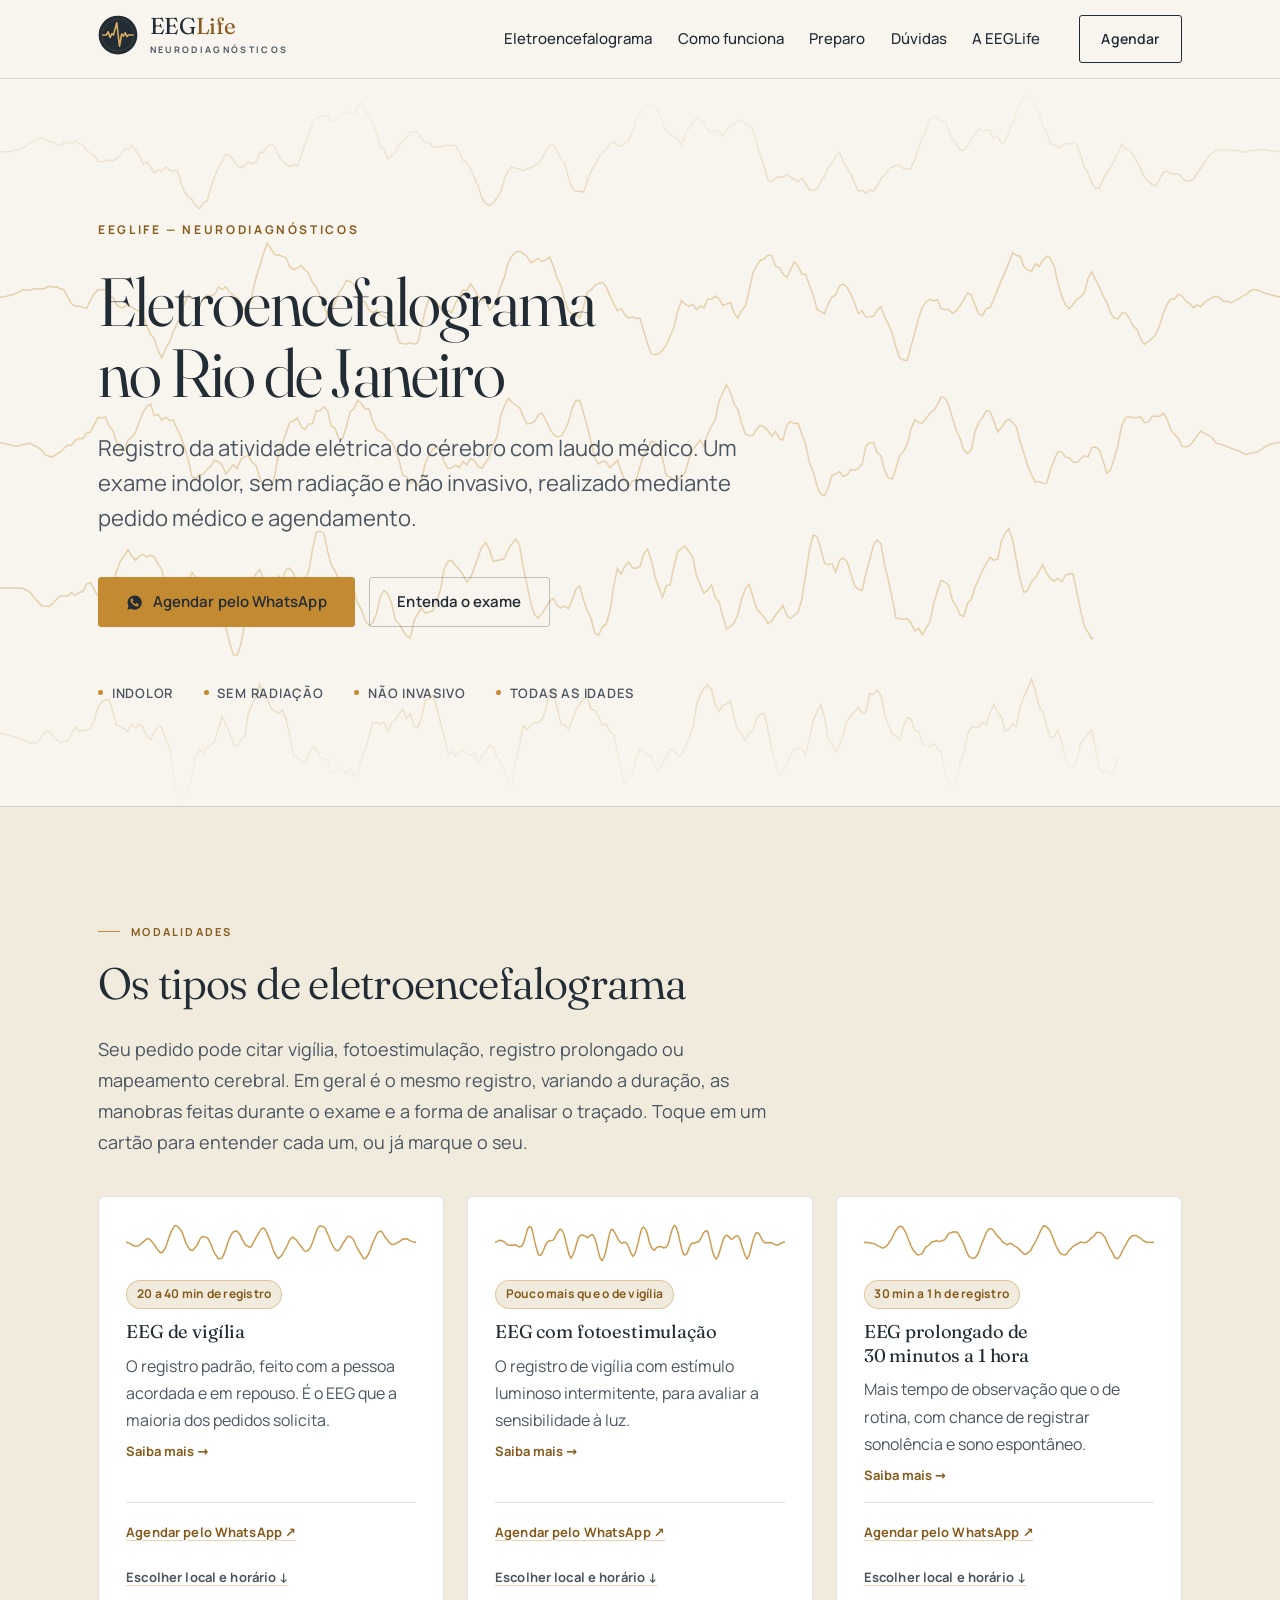
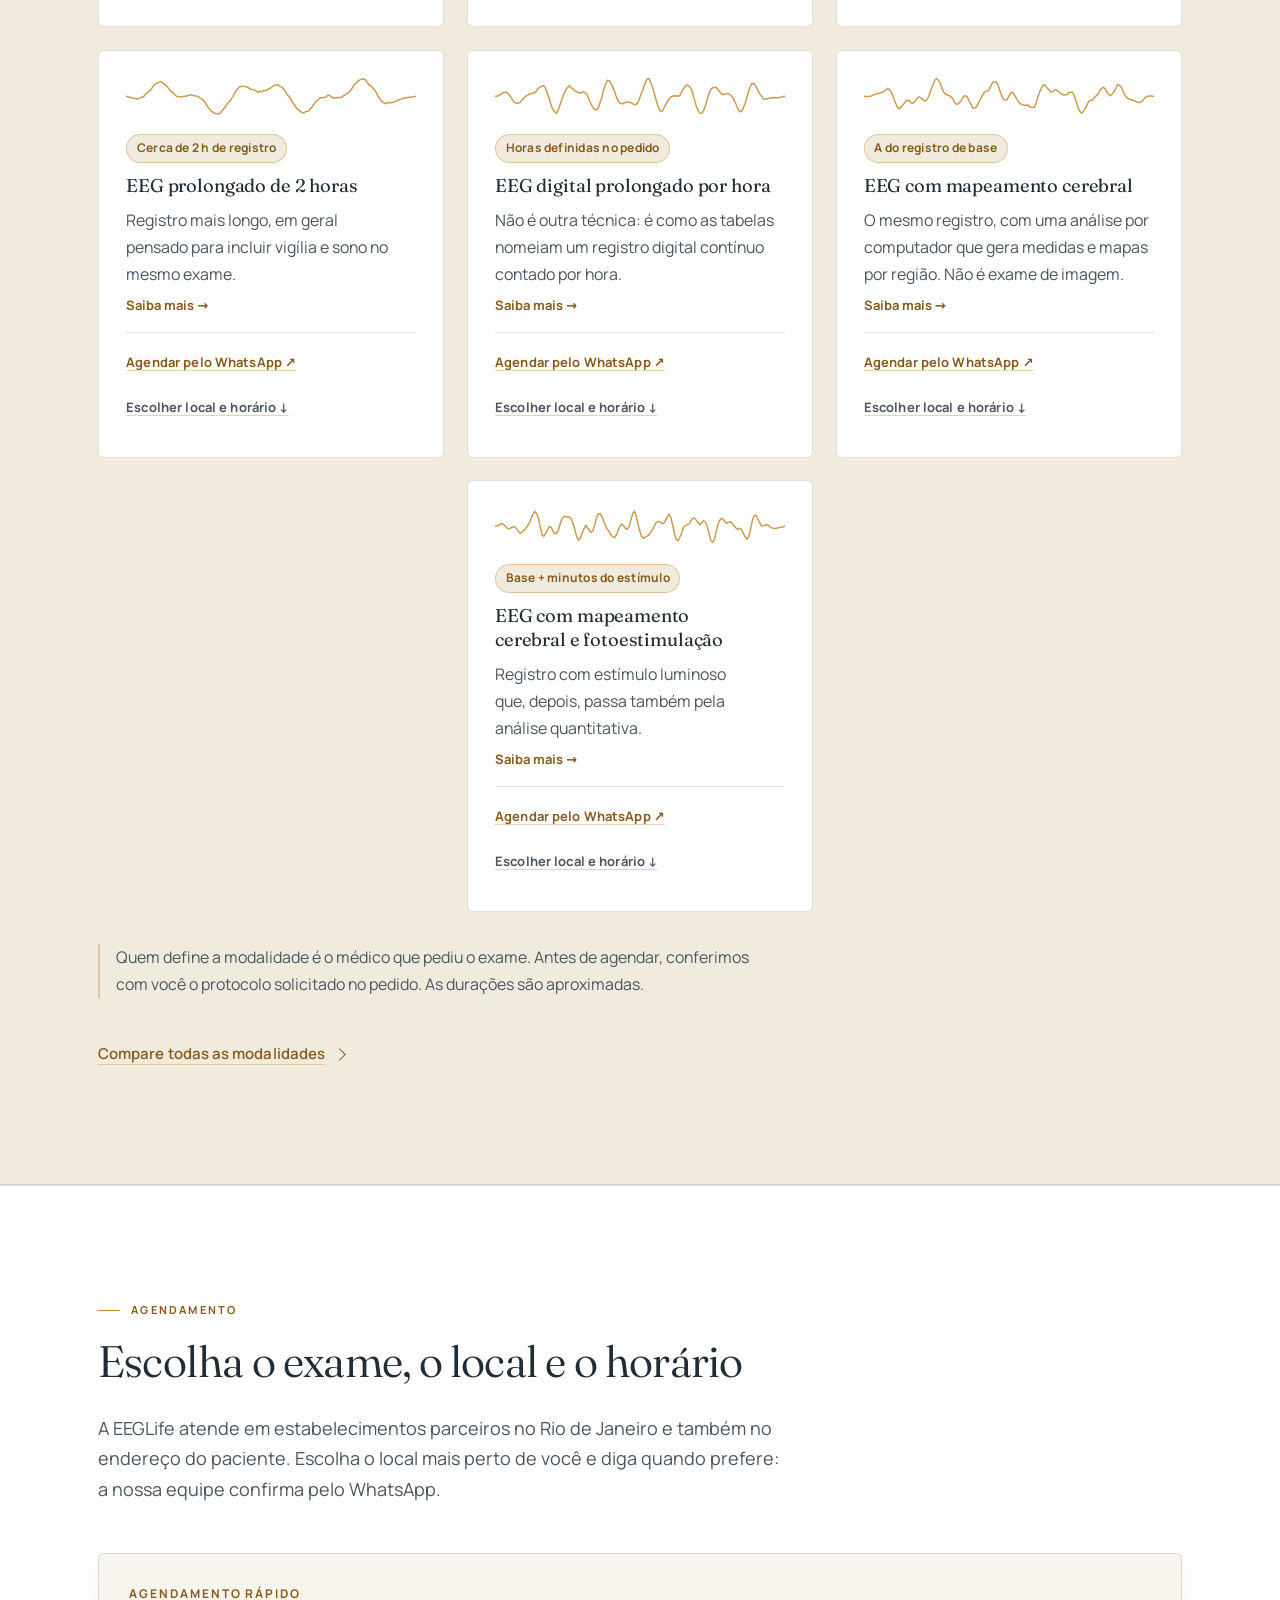
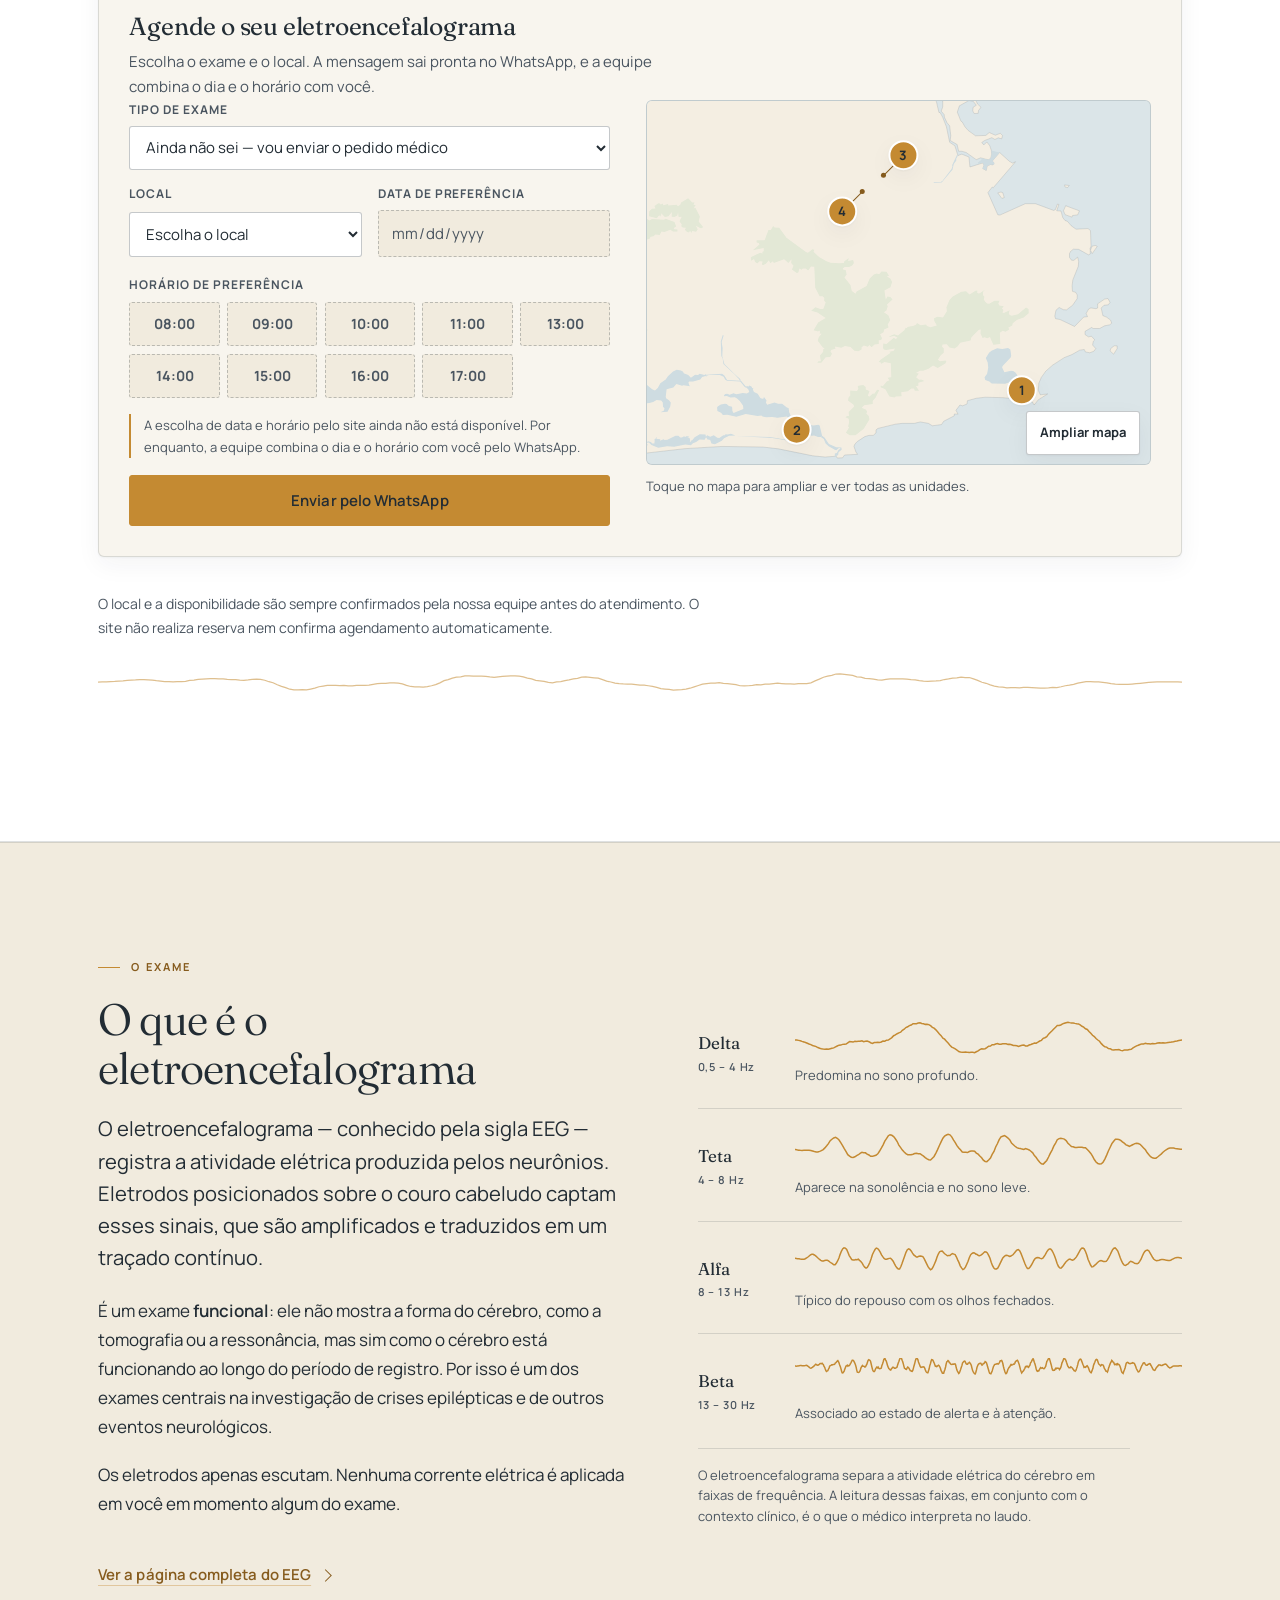
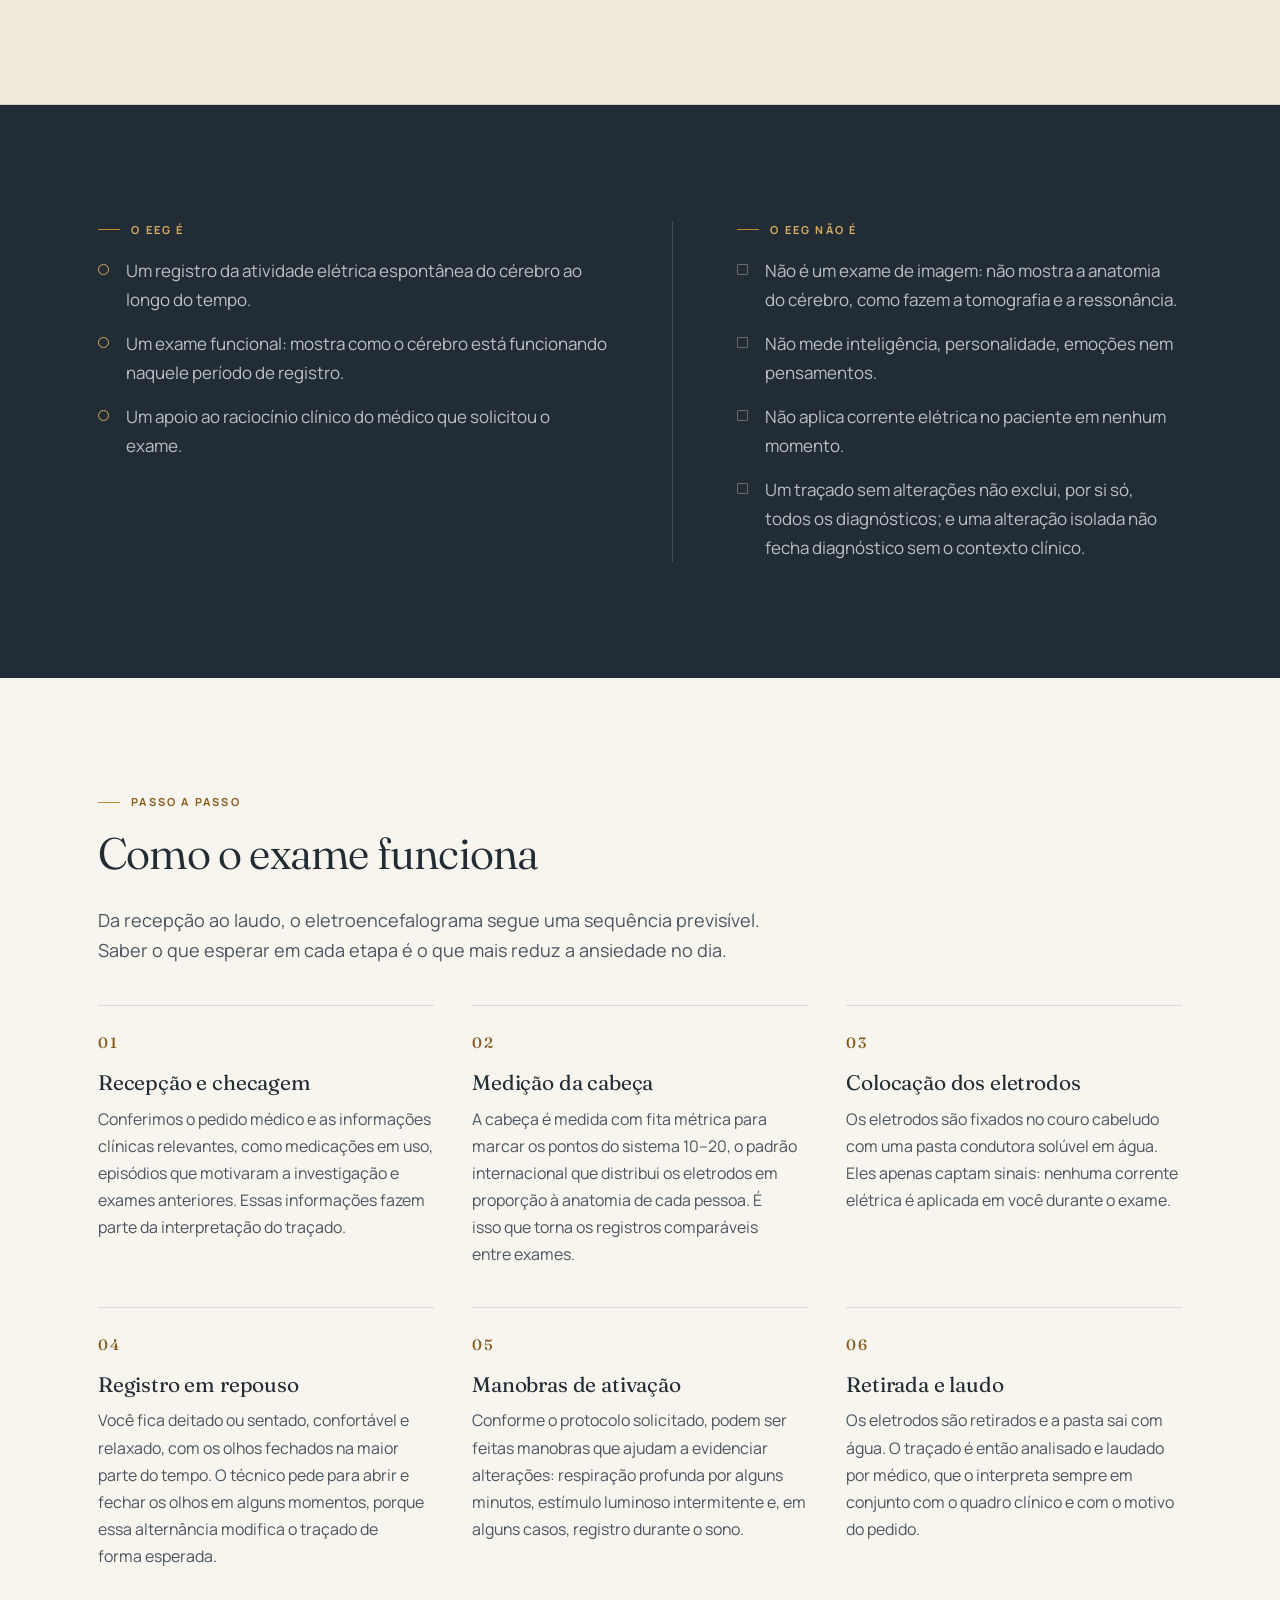
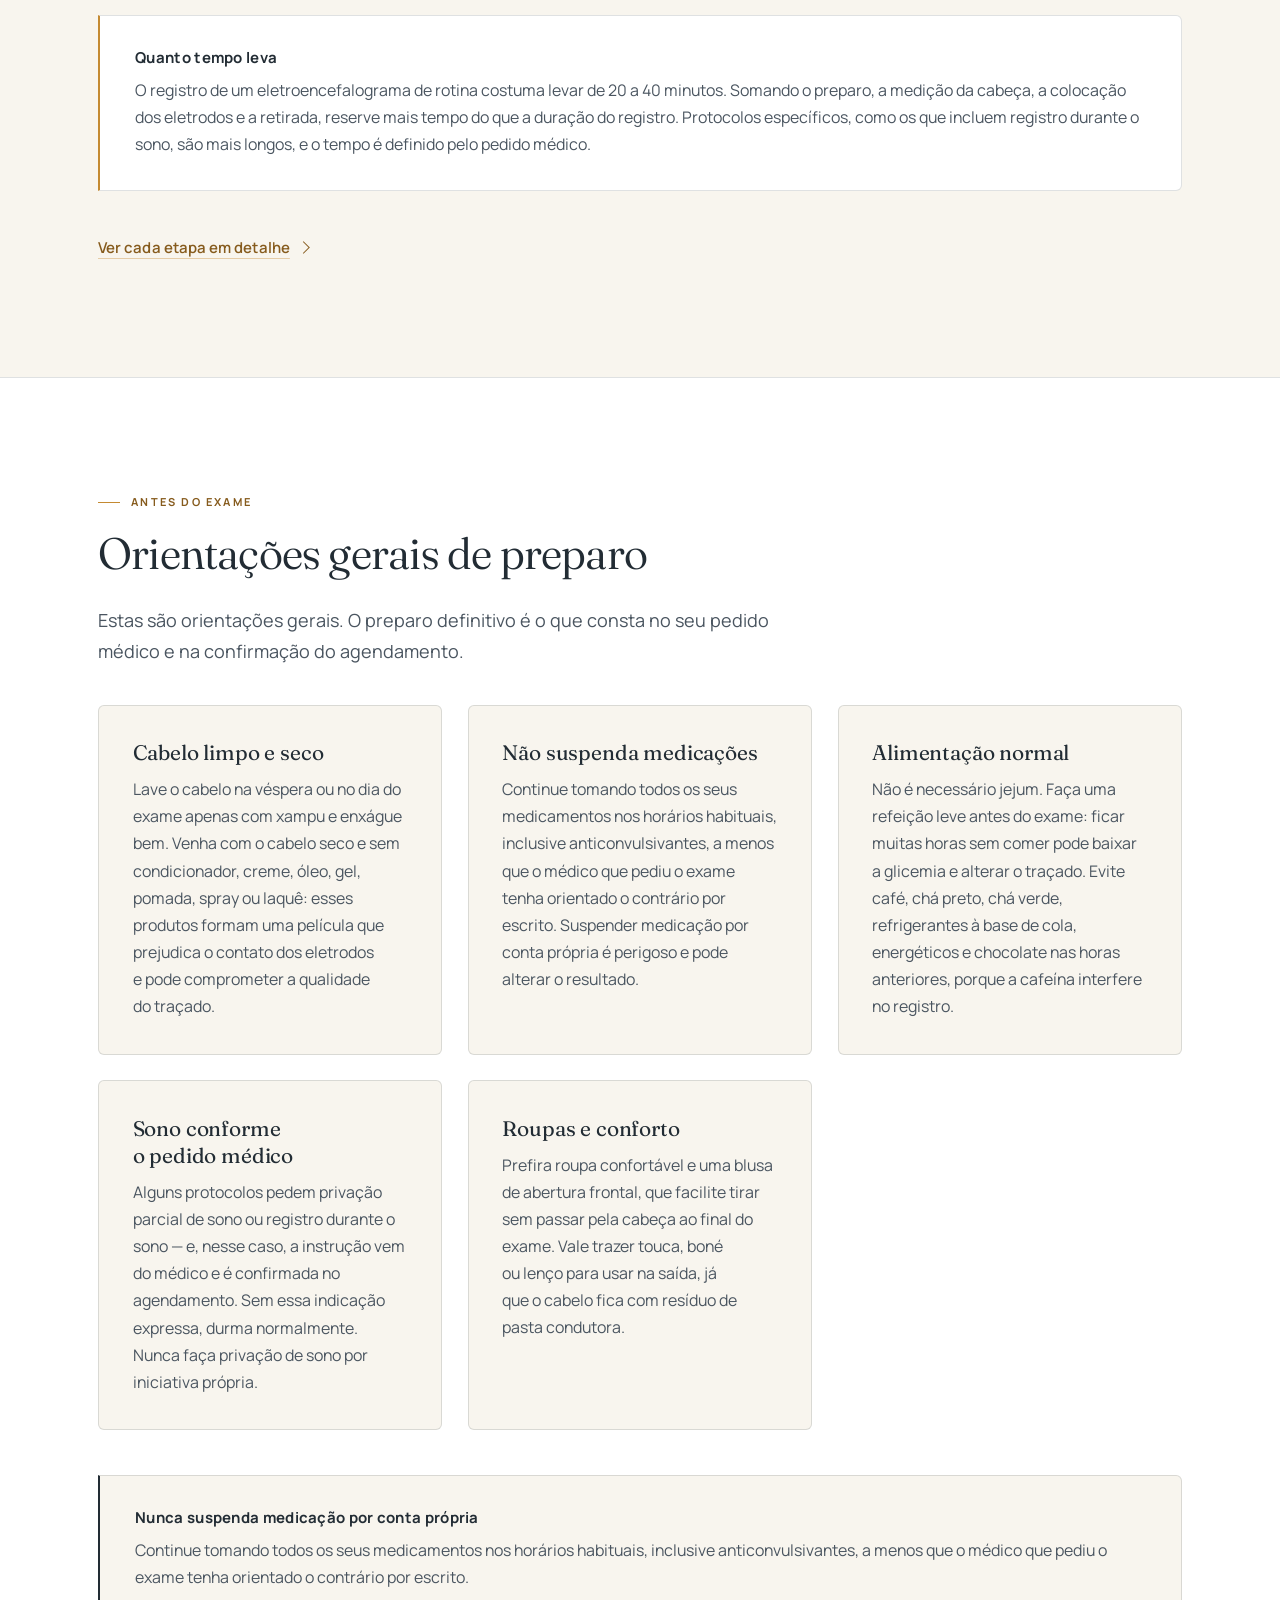
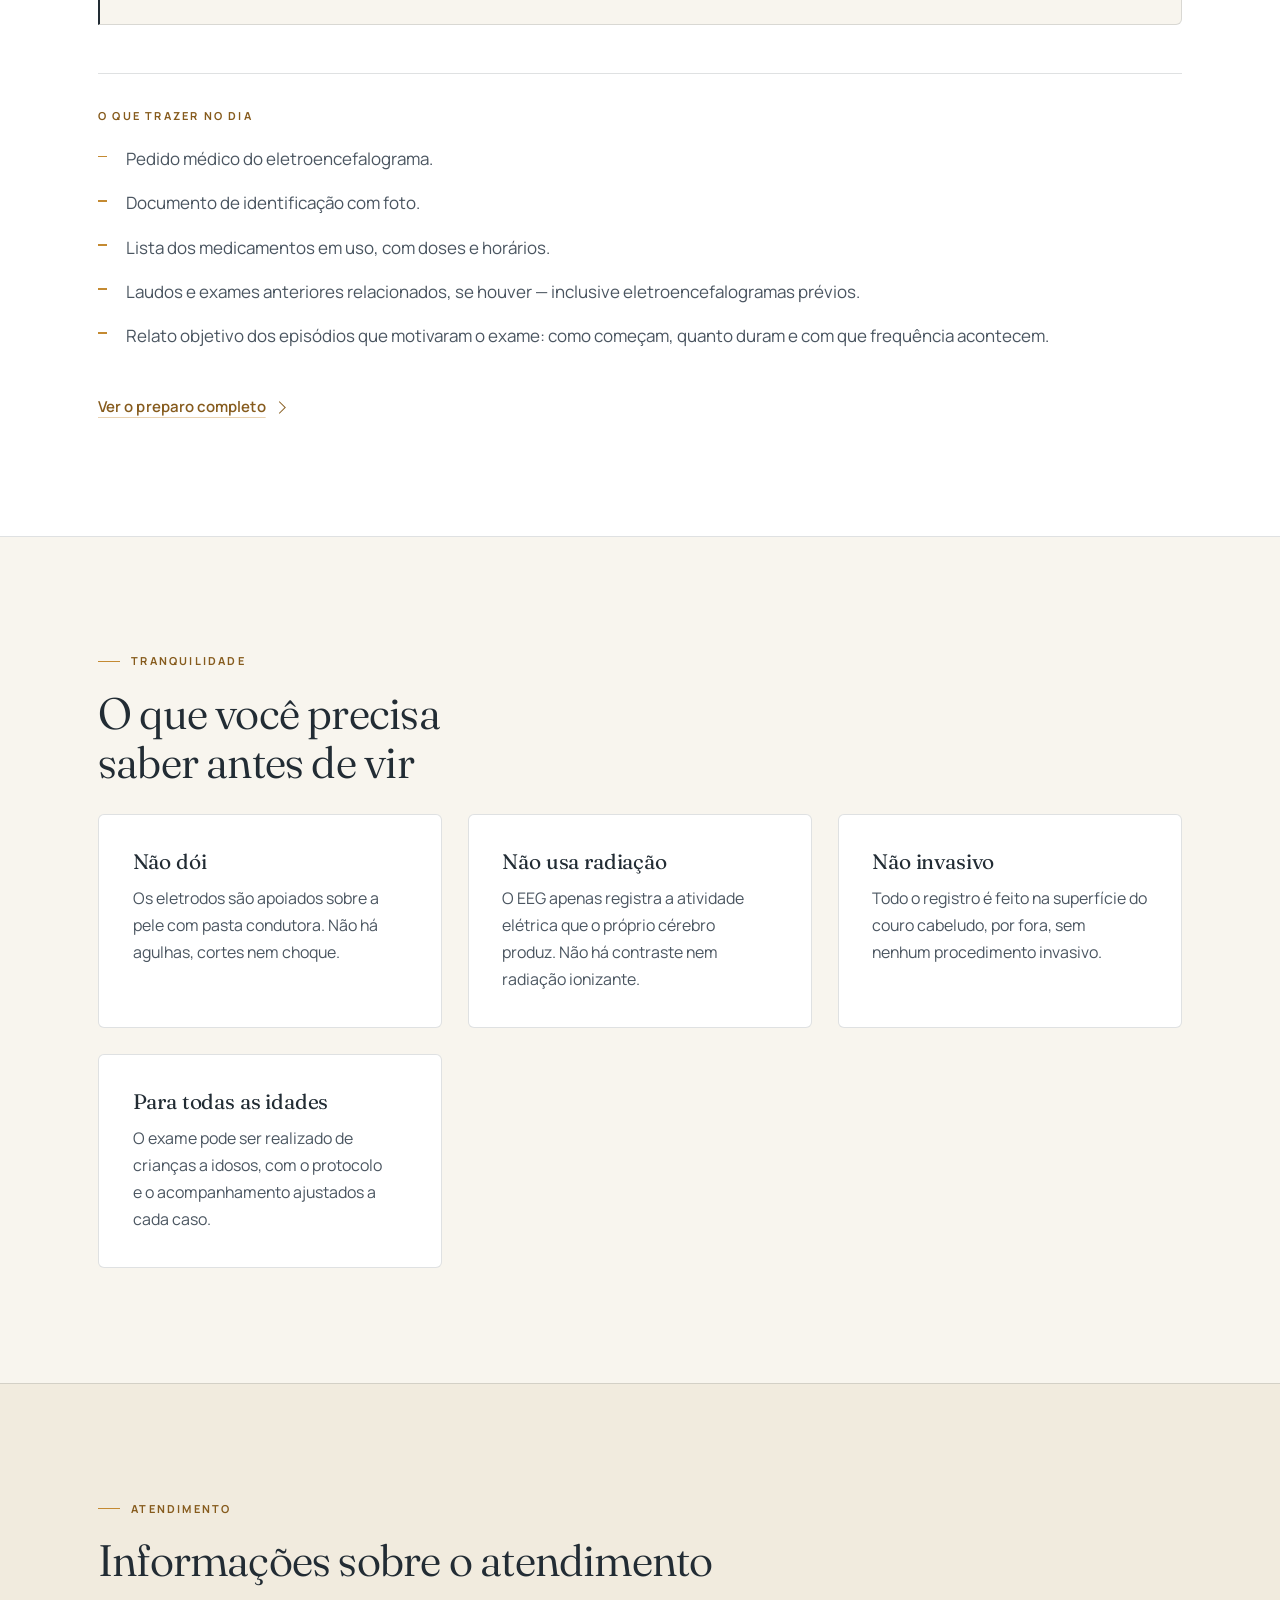
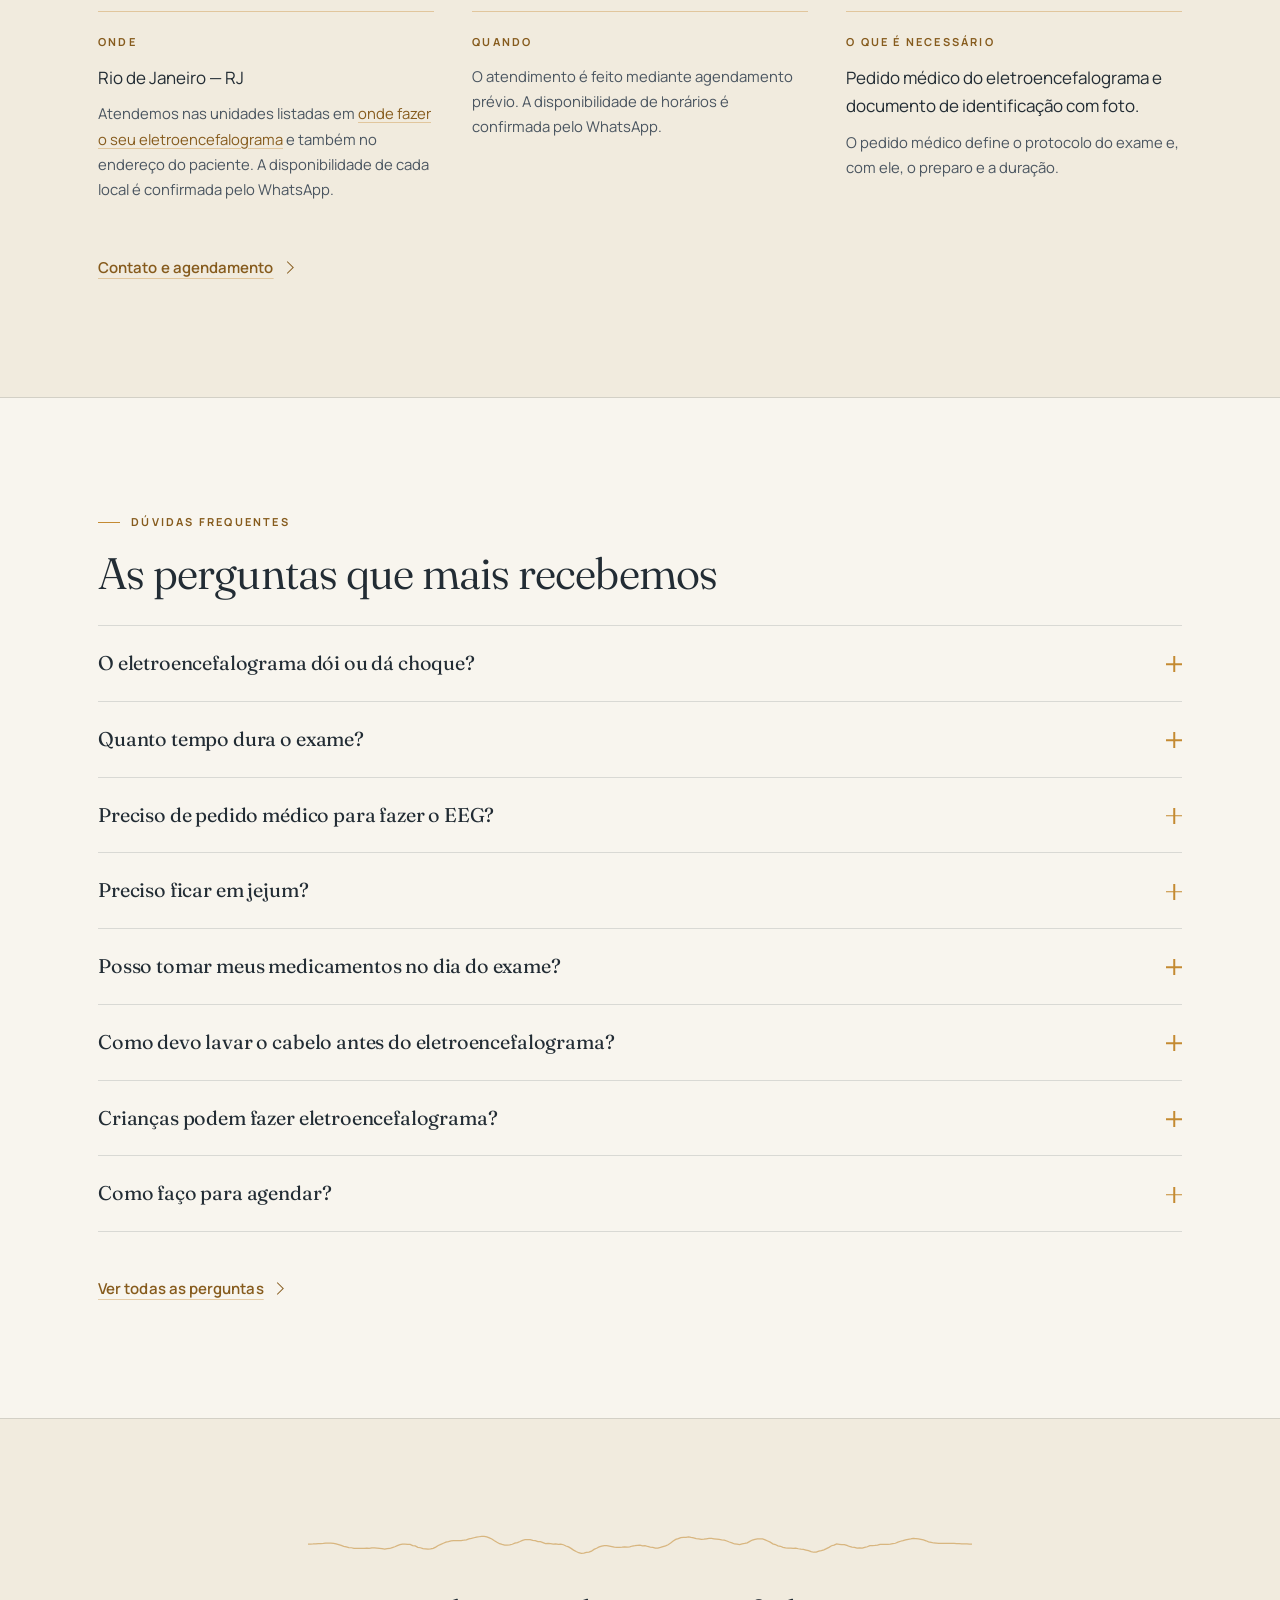
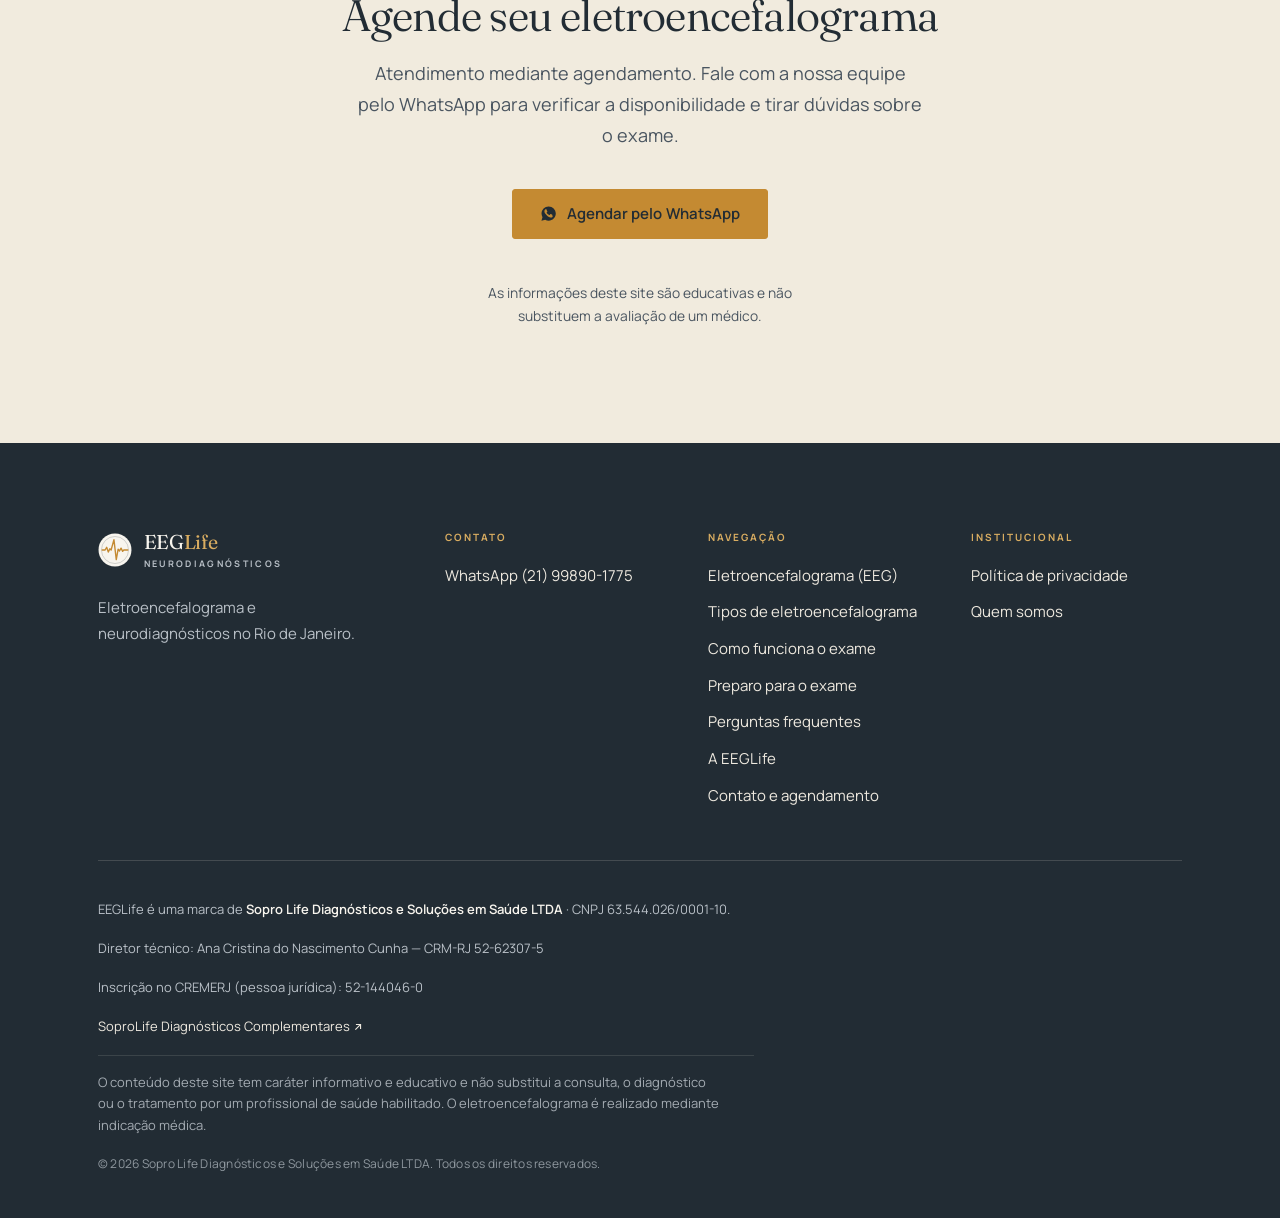
<file: index.html>
<!DOCTYPE html>
<html lang="pt-BR">
<head>
  <meta charset="utf-8"/>
  <!-- Marca que há JavaScript antes da primeira pintura: no celular o menu já
       nasce recolhido, em vez de aparecer empilhado e colapsar depois. Sem
       JavaScript a classe não entra e a navegação fica visível e utilizável. -->
  <script>document.documentElement.className+=' tem-js';</script>
  <meta name="viewport" content="width=device-width, initial-scale=1"/>
  <title>Eletroencefalograma no Rio de Janeiro | EEGLife Neurodiagnósticos</title>
  <meta name="description" content="Eletroencefalograma (EEG) no Rio de Janeiro com laudo médico. Exame indolor e sem radiação. Veja como funciona, como se preparar e como agendar."/>
  <link rel="canonical" href="https://eeglife.com.br/"/>
  <meta name="robots" content="index, follow, max-image-preview:large"/>
  <meta name="theme-color" content="#F8F5EE" media="(prefers-color-scheme: light)"/>
  <meta name="theme-color" content="#1A232A" media="(prefers-color-scheme: dark)"/>

  <meta property="og:type" content="website"/>
  <meta property="og:site_name" content="EEGLife"/>
  <meta property="og:locale" content="pt_BR"/>
  <meta property="og:title" content="Eletroencefalograma no Rio de Janeiro | EEGLife Neurodiagnósticos"/>
  <meta property="og:description" content="Eletroencefalograma (EEG) no Rio de Janeiro com laudo médico. Exame indolor e sem radiação. Veja como funciona, como se preparar e como agendar."/>
  <meta property="og:url" content="https://eeglife.com.br/"/>
  <meta property="og:image" content="https://eeglife.com.br/assets/img/eeglife-og.png"/>
  <meta property="og:image:width" content="1200"/>
  <meta property="og:image:height" content="630"/>
  <meta property="og:image:alt" content="EEGLife — Neurodiagnósticos"/>
  <meta name="twitter:card" content="summary_large_image"/>

  <link rel="icon" href="/assets/img/favicon.svg" type="image/svg+xml"/>
  <link rel="icon" href="/assets/img/favicon-32.png" sizes="32x32" type="image/png"/>
  <link rel="apple-touch-icon" href="/assets/img/apple-touch-icon.png"/>
  <link rel="manifest" href="/site.webmanifest"/>

  <link rel="preload" href="/assets/fonts/fraunces-latin.woff2" as="font" type="font/woff2" crossorigin/>
  <link rel="preload" href="/assets/fonts/manrope-latin.woff2" as="font" type="font/woff2" crossorigin/>
  <link rel="stylesheet" href="/assets/css/eeglife.css"/>
  <script type="application/ld+json">{
  "@context": "https://schema.org",
  "@graph": [
    {
      "@type": "MedicalBusiness",
      "@id": "https://eeglife.com.br/#eeglife",
      "name": "EEGLife",
      "alternateName": "EEGLife Neurodiagnósticos",
      "legalName": "Sopro Life Diagnósticos e Soluções em Saúde LTDA",
      "url": "https://eeglife.com.br/",
      "description": "Eletroencefalograma e neurodiagnósticos no Rio de Janeiro.",
      "medicalSpecialty": "Neurologic",
      "areaServed": {
        "@type": "City",
        "name": "Rio de Janeiro"
      },
      "parentOrganization": {
        "@type": "Organization",
        "name": "Sopro Life Diagnósticos e Soluções em Saúde LTDA",
        "url": "https://soprolife.com.br",
        "taxID": "63.544.026/0001-10"
      },
      "availableService": [
        {
          "@type": "MedicalTest",
          "name": "Eletroencefalograma (EEG)",
          "description": "Registro da atividade elétrica do cérebro por meio de eletrodos posicionados no couro cabeludo.",
          "url": "https://eeglife.com.br/eletroencefalograma/"
        }
      ],
      "telephone": "+5521998901775",
      "address": {
        "@type": "PostalAddress",
        "addressLocality": "Rio de Janeiro",
        "addressRegion": "RJ",
        "addressCountry": "BR"
      }
    },
    {
      "@type": "WebSite",
      "@id": "https://eeglife.com.br/#site",
      "name": "EEGLife",
      "url": "https://eeglife.com.br/",
      "inLanguage": "pt-BR",
      "publisher": {
        "@id": "https://eeglife.com.br/#eeglife"
      }
    },
    {
      "@type": "WebPage",
      "@id": "https://eeglife.com.br/",
      "url": "https://eeglife.com.br/",
      "name": "Eletroencefalograma no Rio de Janeiro | EEGLife Neurodiagnósticos",
      "description": "Eletroencefalograma (EEG) no Rio de Janeiro com laudo médico. Exame indolor e sem radiação. Veja como funciona, como se preparar e como agendar.",
      "inLanguage": "pt-BR",
      "isPartOf": {
        "@id": "https://eeglife.com.br/#site"
      },
      "about": {
        "@id": "https://eeglife.com.br/#eeglife"
      }
    },
    {
      "@type": "FAQPage",
      "mainEntity": [
        {
          "@type": "Question",
          "name": "O eletroencefalograma dói ou dá choque?",
          "acceptedAnswer": {
            "@type": "Answer",
            "text": "Não. O eletroencefalograma é indolor e não aplica nenhuma corrente elétrica no paciente. Os eletrodos funcionam como microfones muito sensíveis: eles apenas captam a atividade elétrica que o próprio cérebro já produz. A sensação é de ter pequenos discos apoiados no couro cabeludo com uma pasta fria. Não há agulhas, cortes nem radiação."
          }
        },
        {
          "@type": "Question",
          "name": "Quanto tempo dura o exame?",
          "acceptedAnswer": {
            "@type": "Answer",
            "text": "O registro de um eletroencefalograma de rotina costuma levar de 20 a 40 minutos. Como ainda é preciso medir a cabeça, posicionar os eletrodos e retirá-los no fim, reserve um tempo maior do que a duração do registro em si. Protocolos específicos, como os que incluem registro durante o sono, levam mais tempo. A duração do seu exame segue o que foi solicitado no pedido médico."
          }
        },
        {
          "@type": "Question",
          "name": "Preciso de pedido médico para fazer o EEG?",
          "acceptedAnswer": {
            "@type": "Answer",
            "text": "Sim. O eletroencefalograma é um exame complementar e é realizado mediante indicação médica. O pedido traz o protocolo a ser seguido e o motivo clínico da investigação, informações que o médico usa depois para interpretar o traçado."
          }
        },
        {
          "@type": "Question",
          "name": "Preciso ficar em jejum?",
          "acceptedAnswer": {
            "@type": "Answer",
            "text": "Não é necessário jejum — e ficar muitas horas sem comer pode até alterar o traçado. Faça uma refeição leve antes do exame. O que se pede é evitar cafeína nas horas anteriores: café, chá preto, chá verde, refrigerantes à base de cola, energéticos e chocolate interferem no registro."
          }
        },
        {
          "@type": "Question",
          "name": "Posso tomar meus medicamentos no dia do exame?",
          "acceptedAnswer": {
            "@type": "Answer",
            "text": "Sim. Continue tomando todos os seus medicamentos nos horários habituais, inclusive anticonvulsivantes, a menos que o médico que solicitou o exame tenha orientado o contrário por escrito. Não suspenda nenhuma medicação por conta própria: além do risco para a sua saúde, isso pode comprometer a leitura do exame. Leve a lista do que você usa, com doses e horários."
          }
        },
        {
          "@type": "Question",
          "name": "Como devo lavar o cabelo antes do eletroencefalograma?",
          "acceptedAnswer": {
            "@type": "Answer",
            "text": "Lave o cabelo na véspera ou no dia do exame usando apenas xampu, enxágue bem e venha com o cabelo seco. Não use condicionador, creme de pentear, óleo, gel, pomada, spray nem laquê. Esses produtos deixam uma película no couro cabeludo que atrapalha o contato dos eletrodos e pode prejudicar a qualidade do traçado."
          }
        },
        {
          "@type": "Question",
          "name": "Crianças podem fazer eletroencefalograma?",
          "acceptedAnswer": {
            "@type": "Answer",
            "text": "Sim. O exame é frequente na faixa pediátrica e é igualmente indolor. Um acompanhante adulto permanece com a criança durante todo o registro. O que ajuda mais é explicar antes, com palavras simples: vão colar \"adesivinhos\" na cabeça para ouvir como o cérebro conversa, não dói e não dá choque. Levar o brinquedo ou a mantinha preferida também costuma acalmar."
          }
        },
        {
          "@type": "Question",
          "name": "Como faço para agendar?",
          "acceptedAnswer": {
            "@type": "Answer",
            "text": "O atendimento é feito mediante agendamento. Fale com a nossa equipe pelo WhatsApp para verificar a disponibilidade, confirmar o preparo adequado ao seu pedido médico e tirar dúvidas sobre o exame. Tenha o pedido médico em mãos ao entrar em contato: é ele que define o protocolo e, portanto, o tempo e o preparo do seu exame."
          }
        }
      ]
    },
    {
      "@type": "MedicalTest",
      "@id": "https://eeglife.com.br/eletroencefalograma/#exame",
      "name": "Eletroencefalograma (EEG)",
      "alternateName": "EEG",
      "description": "Exame que registra a atividade elétrica do cérebro por meio de eletrodos posicionados no couro cabeludo, com laudo médico.",
      "usedToDiagnose": [
        {
          "@type": "MedicalCondition",
          "name": "Epilepsia"
        },
        {
          "@type": "MedicalCondition",
          "name": "Crises epilépticas"
        },
        {
          "@type": "MedicalCondition",
          "name": "Encefalopatias"
        }
      ]
    }
  ]
}</script>
</head>
<body class="pagina-home">
  <a class="pular" href="#conteudo">Pular para o conteúdo</a>
  <header class="cabecalho" data-cabecalho>
  <div class="cabecalho__in wrap">
    <a class="cabecalho__marca" href="/" aria-label="EEGLife — página inicial">
      
<span class="logo">
  <svg class="logo__marca" viewBox="0 0 64 64" aria-hidden="true" focusable="false">
    <circle cx="32" cy="32" r="31" class="logo__disco"/>
    <circle cx="32" cy="32" r="25.5" class="logo__anel"/>
    <path class="logo__tracado"
          d="M8 32h5.4l2.9-5.2 3.1 9.1 2.9-6.1 2.4 2.1L30 12.4 34.4 50l3.5-19.6 2.6 3.4 2.9-5.3 3 6.1 2.2-2.6H56"
          fill="none" stroke-linecap="round" stroke-linejoin="round"/>
  </svg>
  <span class="logo__texto">
    <span class="logo__nome">EEG<em>Life</em></span>
    <span class="logo__sub">Neurodiagnósticos</span>
  </span>
</span>
    </a>
    <button class="nav-toggle" type="button" data-nav-toggle
            aria-controls="nav-principal" aria-expanded="false"
            aria-label="Abrir o menu de navegação">
      <span class="nav-toggle__barras" aria-hidden="true"></span>
      <span data-nav-rotulo>Menu</span>
    </button>
    <nav class="nav" id="nav-principal" aria-label="Navegação principal">
      <a href="/eletroencefalograma/">Eletroencefalograma</a>
<a href="/como-funciona-o-exame/">Como funciona</a>
<a href="/preparo-para-eletroencefalograma/">Preparo</a>
<a href="/perguntas-frequentes/">Dúvidas</a>
<a href="/sobre/">A EEGLife</a>
      <a class="nav__contato" href="/contato/">Contato</a>
    </nav>
    <a class="cabecalho__cta" href="https://wa.me/5521998901775?text=Ol%C3%A1!%20Gostaria%20de%20verificar%20a%20disponibilidade%20para%20agendar%20um%20eletroencefalograma%20(EEG)%20com%20a%20EEGLife." target="_blank"
         rel="noopener noreferrer" data-eeg-cta="cabecalho">Agendar</a>
  </div>
</header>
  
  <main id="conteudo" tabindex="-1">
<section class="hero">
    <div class="tracado tracado--hero" aria-hidden="true">
    <svg viewBox="0 0 1440 270" preserveAspectRatio="none"
           aria-hidden="true" focusable="false">
      <g class="tracado__canal" style="--canal:0" transform="translate(0 3.78)">
      <path d="M0 23.2 L4.2 23.2 L8.5 23.2 L12.7 23.1 L16.9 22.7 L21.2 22.3 L25.4 21.9 L29.6 21 L33.9 19.9 L38.1 19.2 L42.4 18.2 L46.6 18.1 L50.8 18.6 L55.1 19.4 L59.3 19.7 L63.5 20.5 L67.8 20.8 L72 19.9 L76.2 19.8 L80.5 20.1 L84.7 19.3 L88.9 20.3 L93.2 20.4 L97.4 22.5 L101.6 24 L105.9 24.6 L110.1 26.6 L114.4 27.1 L118.6 26.6 L122.8 26.2 L127.1 26.7 L131.3 25.8 L135.5 24.5 L139.8 22.2 L144 22.3 L148.2 20.9 L152.5 22.6 L156.7 24.7 L160.9 27.7 L165.2 27.1 L169.4 28.8 L173.6 31.1 L177.9 29.9 L182.1 30.4 L186.4 28.8 L190.6 30 L194.8 30.5 L199.1 30 L203.3 34.3 L207.5 38 L211.8 40.2 L216 40.9 L220.2 43.3 L224.5 44.4 L228.7 42.1 L232.9 41.6 L237.2 36.6 L241.4 32.6 L245.6 29.2 L249.9 27 L254.1 24 L258.4 24.6 L262.6 26.3 L266.8 28.3 L271.1 29.1 L275.3 28.3 L279.5 27.1 L283.8 27.7 L288 27.1 L292.2 23.4 L296.5 23.3 L300.7 21 L304.9 20.5 L309.2 21.4 L313.4 24.7 L317.6 26.5 L321.9 27.9 L326.1 28.7 L330.4 27.9 L334.6 28.6 L338.8 24.6 L343.1 20.3 L347.3 16.7 L351.5 13.2 L355.8 10.6 L360 10.3 L364.2 10 L368.5 9.8 L372.7 11.7 L376.9 11.7 L381.2 9.9 L385.4 8.8 L389.6 8.4 L393.9 9.1 L398.1 9 L402.4 6.8 L406.6 4.5 L410.8 7.7 L415.1 10.1 L419.3 12.4 L423.5 16.1 L427.8 21.3 L432 22.3 L436.2 26 L440.5 24.6 L444.7 23.6 L448.9 20.8 L453.2 19.4 L457.4 17.8 L461.6 16 L465.9 16 L470.1 15.9 L474.4 18.5 L478.6 19.7 L482.8 20 L487.1 21.3 L491.3 21.6 L495.5 21.4 L499.8 20.8 L504 20.8 L508.2 21 L512.5 20.8 L516.7 23.5 L520.9 26.3 L525.2 27.4 L529.4 29.6 L533.6 32.6 L537.9 35.9 L542.1 40.3 L546.4 42.5 L550.6 43.1 L554.8 42.2 L559.1 40.3 L563.3 38.1 L567.5 33.3 L571.8 30.1 L576 28.9 L580.2 29.4 L584.5 29.5 L588.7 30.3 L592.9 29.4 L597.2 29.2 L601.4 28.3 L605.6 27.7 L609.9 25.6 L614.1 23.2 L618.4 20.6 L622.6 21 L626.8 22.8 L631.1 25.8 L635.3 27.6 L639.5 32.7 L643.8 36.6 L648 37.9 L652.2 37.8 L656.5 38.3 L660.7 34.1 L664.9 30.5 L669.2 28.2 L673.4 25.4 L677.6 23.6 L681.9 22.6 L686.1 20.5 L690.4 19.5 L694.6 21.1 L698.8 21.1 L703.1 19.8 L707.3 19.1 L711.5 16 L715.8 11.6 L720 8.8 L724.2 6.3 L728.5 6.5 L732.7 5.8 L736.9 7.1 L741.2 8.6 L745.4 12.7 L749.6 15.8 L753.9 16.9 L758.1 17.6 L762.4 18.5 L766.6 20.6 L770.8 17 L775.1 14.3 L779.3 12.5 L783.5 10.6 L787.8 11.2 L792 12.1 L796.2 15.2 L800.5 16 L804.7 15.4 L808.9 15.9 L813.2 17.4 L817.4 15.2 L821.6 13 L825.9 13.2 L830.1 11.6 L834.4 11.9 L838.6 12.8 L842.8 13.1 L847.1 15.1 L851.3 20.2 L855.5 24.7 L859.8 28.8 L864 33.7 L868.2 34.4 L872.5 33 L876.7 32.5 L880.9 32.6 L885.2 31.7 L889.4 32.7 L893.6 33.5 L897.9 34.3 L902.1 33 L906.4 35.2 L910.6 37.3 L914.8 37.4 L919.1 37 L923.3 34.5 L927.5 32.4 L931.8 28.9 L936 27.6 L940.2 24.8 L944.5 23.6 L948.7 26.7 L952.9 29.1 L957.2 31.5 L961.4 34.9 L965.6 37.8 L969.9 37.5 L974.1 38.6 L978.4 37.4 L982.6 37.9 L986.8 35.8 L991.1 33.2 L995.3 31.9 L999.5 30.1 L1003.8 28.9 L1008 28.3 L1012.2 28.1 L1016.5 29.5 L1020.7 29.9 L1024.9 29.3 L1029.2 26.1 L1033.4 21.7 L1037.6 18.1 L1041.9 15.4 L1046.1 10.9 L1050.4 10 L1054.6 10.5 L1058.8 12 L1063.1 11.7 L1067.3 15.7 L1071.5 18.3 L1075.8 20.1 L1080 22.6 L1084.2 22.6 L1088.5 21.1 L1092.7 18.4 L1096.9 16.8 L1101.2 14.8 L1105.4 15.4 L1109.6 15.2 L1113.9 15.5 L1118.1 18.4 L1122.4 17.6 L1126.6 20.1 L1130.8 19.5 L1135.1 15.9 L1139.3 12.8 L1143.5 8.1 L1147.8 5.1 L1152 2.6 L1156.2 3 L1160.5 3.9 L1164.7 6 L1168.9 8.8 L1173.2 14.2 L1177.4 15.7 L1181.6 20.4 L1185.9 20.4 L1190.1 21.7 L1194.4 21.3 L1198.6 20.2 L1202.8 20.3 L1207.1 19.7 L1211.3 20.6 L1215.5 24.2 L1219.8 28.8 L1224 31.1 L1228.2 34.7 L1232.5 36.8 L1236.7 36.8 L1240.9 33.3 L1245.2 30.9 L1249.4 29.1 L1253.6 26.3 L1257.9 23.6 L1262.1 20.3 L1266.4 22.1 L1270.6 22.4 L1274.8 24.5 L1279.1 26.9 L1283.3 29.5 L1287.5 32.8 L1291.8 34 L1296 35.5 L1300.2 35.8 L1304.5 33.4 L1308.7 30.9 L1312.9 30.4 L1317.2 31.3 L1321.4 31.5 L1325.6 31.5 L1329.9 33 L1334.1 34.2 L1338.4 34 L1342.6 33.4 L1346.8 31.2 L1351.1 29.2 L1355.3 26.9 L1359.5 25 L1363.8 23.9 L1368 22.8 L1372.2 22.5 L1376.5 22.5 L1380.7 22.4 L1384.9 22.8 L1389.2 22.7 L1393.4 22.8 L1397.6 23.3 L1401.9 23.3 L1406.1 22.8 L1410.4 22.7 L1414.6 22.6 L1418.8 22.4 L1423.1 22.5 L1427.3 22.8 L1431.5 22.9 L1435.8 23.1 L1440 23.2" fill="none" stroke="currentColor" stroke-width="1.5"
            stroke-linecap="round" vector-effect="non-scaling-stroke"/>
    </g>
<g class="tracado__canal" style="--canal:1" transform="translate(0 57.78)">
      <path d="M0 23.2 L4.2 23.1 L8.5 22.8 L12.7 22.4 L16.9 22 L21.2 21.3 L25.4 20.5 L29.6 20.5 L33.9 20.7 L38.1 20.1 L42.4 20.1 L46.6 20.2 L50.8 19.9 L55.1 19.2 L59.3 19.5 L63.5 19.3 L67.8 20.1 L72 20.5 L76.2 23.1 L80.5 25.6 L84.7 26.5 L88.9 26.6 L93.2 27 L97.4 27.4 L101.6 24.5 L105.9 21.9 L110.1 20.5 L114.4 20.5 L118.6 20.4 L122.8 22.9 L127.1 23.4 L131.3 26 L135.5 27 L139.8 27 L144 25.6 L148.2 26.9 L152.5 27.8 L156.7 28.5 L160.9 29.9 L165.2 33.9 L169.4 37 L173.6 38.8 L177.9 43.1 L182.1 45.8 L186.4 42.2 L190.6 40 L194.8 36.2 L199.1 33.1 L203.3 30.4 L207.5 25.5 L211.8 22.4 L216 23.8 L220.2 23.5 L224.5 25.6 L228.7 23.9 L232.9 22.5 L237.2 22.7 L241.4 22.3 L245.6 19.5 L249.9 20.3 L254.1 19.4 L258.4 21.5 L262.6 22.4 L266.8 23.4 L271.1 25.9 L275.3 28 L279.5 27.4 L283.8 21.9 L288 16 L292.2 11.7 L296.5 6.9 L300.7 3.2 L304.9 5.3 L309.2 7.5 L313.4 7.6 L317.6 8 L321.9 8.7 L326.1 12 L330.4 13 L334.6 12.3 L338.8 11.5 L343.1 13 L347.3 14.5 L351.5 17.8 L355.8 19.5 L360 22.7 L364.2 25.7 L368.5 30.5 L372.7 29 L376.9 25.4 L381.2 21.8 L385.4 19.8 L389.6 17 L393.9 17.4 L398.1 18.5 L402.4 21.2 L406.6 24.3 L410.8 25.1 L415.1 27.9 L419.3 29 L423.5 28 L427.8 29.9 L432 30.4 L436.2 31.3 L440.5 32 L444.7 35.4 L448.9 40 L453.2 40.5 L457.4 40.6 L461.6 40.1 L465.9 40.7 L470.1 40 L474.4 33.6 L478.6 27.8 L482.8 23.6 L487.1 23.9 L491.3 25.2 L495.5 27.4 L499.8 29.1 L504 28.3 L508.2 29 L512.5 25.4 L516.7 23.2 L520.9 20.4 L525.2 20.9 L529.4 18.2 L533.6 20.3 L537.9 23 L542.1 24.4 L546.4 24.3 L550.6 28.1 L554.8 26.9 L559.1 23.6 L563.3 19.3 L567.5 15.7 L571.8 10.3 L576 7.9 L580.2 6.4 L584.5 6.2 L588.7 7 L592.9 8.1 L597.2 10.4 L601.4 9.7 L605.6 8.8 L609.9 10 L614.1 9.4 L618.4 8.4 L622.6 11.7 L626.8 16.1 L631.1 19.1 L635.3 24.2 L639.5 28.4 L643.8 29.4 L648 29.8 L652.2 31 L656.5 26.8 L660.7 21.3 L664.9 20.6 L669.2 18.9 L673.4 18.1 L677.6 17.8 L681.9 19.3 L686.1 22.6 L690.4 25.7 L694.6 28.3 L698.8 27.4 L703.1 29.9 L707.3 31 L711.5 30.4 L715.8 31.1 L720 31 L724.2 35.8 L728.5 40.6 L732.7 44.2 L736.9 44.5 L741.2 44.2 L745.4 42.9 L749.6 41 L753.9 37.6 L758.1 34.5 L762.4 28.4 L766.6 24.5 L770.8 25.8 L775.1 26.6 L779.3 25.8 L783.5 27.9 L787.8 26.5 L792 27.1 L796.2 24 L800.5 24 L804.7 22.8 L808.9 23.8 L813.2 26.2 L817.4 25.7 L821.6 25.2 L825.9 29.1 L830.1 31 L834.4 28.1 L838.6 26.5 L842.8 20.8 L847.1 14.1 L851.3 11.5 L855.5 9.5 L859.8 9 L864 7.6 L868.2 7.8 L872.5 11.8 L876.7 12.3 L880.9 14.6 L885.2 15.9 L889.4 13 L893.6 10 L897.9 11.7 L902.1 14.6 L906.4 14.8 L910.6 18.8 L914.8 22.2 L919.1 27.8 L923.3 28.5 L927.5 29.4 L931.8 25.6 L936 23.2 L940.2 22.4 L944.5 18.9 L948.7 18.4 L952.9 19.5 L957.2 22.2 L961.4 25.4 L965.6 29.2 L969.9 28.3 L974.1 30.6 L978.4 30.5 L982.6 30.2 L986.8 28.1 L991.1 26.7 L995.3 30.6 L999.5 33.2 L1003.8 36.8 L1008 41.8 L1012.2 45.9 L1016.5 46.5 L1020.7 46.7 L1024.9 41.4 L1029.2 36.4 L1033.4 31.1 L1037.6 26.9 L1041.9 25 L1046.1 24 L1050.4 24.6 L1054.6 24.2 L1058.8 27.4 L1063.1 27.8 L1067.3 27.8 L1071.5 29.3 L1075.8 28.3 L1080 26.4 L1084.2 24.1 L1088.5 21.7 L1092.7 22.4 L1096.9 26.1 L1101.2 29.5 L1105.4 30 L1109.6 27.4 L1113.9 27.2 L1118.1 24 L1122.4 20.3 L1126.6 16.9 L1130.8 13.9 L1135.1 10.3 L1139.3 6.7 L1143.5 7.7 L1147.8 8.1 L1152 11.9 L1156.2 13.1 L1160.5 13.6 L1164.7 10.8 L1168.9 11.9 L1173.2 9.6 L1177.4 8 L1181.6 8.7 L1185.9 11.6 L1190.1 17.9 L1194.4 22.7 L1198.6 26.1 L1202.8 27.6 L1207.1 25.9 L1211.3 24.1 L1215.5 23.2 L1219.8 21.7 L1224 16.3 L1228.2 13.8 L1232.5 16.7 L1236.7 19.3 L1240.9 22.7 L1245.2 25.1 L1249.4 29.1 L1253.6 31 L1257.9 31.3 L1262.1 29 L1266.4 29.2 L1270.6 31.1 L1274.8 33.9 L1279.1 35.1 L1283.3 38.8 L1287.5 40.7 L1291.8 39.6 L1296 38.7 L1300.2 37.1 L1304.5 33.8 L1308.7 29.3 L1312.9 25.9 L1317.2 23.9 L1321.4 23.9 L1325.6 22.1 L1329.9 22.8 L1334.1 24.7 L1338.4 25.6 L1342.6 27.1 L1346.8 26.1 L1351.1 26.7 L1355.3 25 L1359.5 24.2 L1363.8 23.4 L1368 22.9 L1372.2 23.4 L1376.5 24.8 L1380.7 24.7 L1384.9 25.3 L1389.2 24.5 L1393.4 23.9 L1397.6 22.8 L1401.9 22.3 L1406.1 20.9 L1410.4 20.4 L1414.6 20.6 L1418.8 21.1 L1423.1 21.7 L1427.3 22.1 L1431.5 22.5 L1435.8 22.9 L1440 23.2" fill="none" stroke="currentColor" stroke-width="1.5"
            stroke-linecap="round" vector-effect="non-scaling-stroke"/>
    </g>
<g class="tracado__canal" style="--canal:2" transform="translate(0 111.78)">
      <path d="M0 23.2 L4.2 23.5 L8.5 23.8 L12.7 24.1 L16.9 24.5 L21.2 24.4 L25.4 23.9 L29.6 23.7 L33.9 23.4 L38.1 24.3 L42.4 24.9 L46.6 26 L50.8 27.7 L55.1 28.3 L59.3 28.5 L63.5 27.5 L67.8 26.7 L72 25.3 L76.2 24.2 L80.5 24.2 L84.7 22.4 L88.9 21.6 L93.2 21.8 L97.4 19.6 L101.6 19.3 L105.9 16.6 L110.1 13.9 L114.4 14 L118.6 13.7 L122.8 17.1 L127.1 18.8 L131.3 23.1 L135.5 25.2 L139.8 26.2 L144 22.3 L148.2 21.3 L152.5 19.3 L156.7 15.3 L160.9 12 L165.2 9.9 L169.4 8.8 L173.6 13.2 L177.9 12.8 L182.1 14.9 L186.4 13.7 L190.6 15.1 L194.8 14.8 L199.1 18 L203.3 20.8 L207.5 24.9 L211.8 29.7 L216 35.8 L220.2 36.6 L224.5 35.1 L228.7 34.9 L232.9 33.2 L237.2 32 L241.4 29.7 L245.6 30.3 L249.9 31.6 L254.1 34.9 L258.4 33.1 L262.6 31.4 L266.8 32.9 L271.1 29.4 L275.3 28.4 L279.5 28 L283.8 30.6 L288 31.6 L292.2 36.2 L296.5 40 L300.7 40.9 L304.9 40.8 L309.2 35.1 L313.4 27 L317.6 23.8 L321.9 19.4 L326.1 15.7 L330.4 15.1 L334.6 14 L338.8 17.4 L343.1 18.3 L347.3 16.3 L351.5 16.2 L355.8 11.3 L360 11.4 L364.2 9.9 L368.5 11.4 L372.7 17.1 L376.9 17.8 L381.2 21.9 L385.4 21.6 L389.6 17.4 L393.9 11.8 L398.1 10.7 L402.4 7.5 L406.6 8.7 L410.8 10.8 L415.1 10.6 L419.3 15.2 L423.5 18.2 L427.8 19.1 L432 20 L436.2 22.1 L440.5 22.7 L444.7 25.7 L448.9 29.8 L453.2 35.3 L457.4 35.9 L461.6 38.2 L465.9 37.7 L470.1 39.2 L474.4 36.8 L478.6 30.6 L482.8 27.9 L487.1 25.5 L491.3 24.9 L495.5 26.3 L499.8 30.4 L504 32.9 L508.2 32.6 L512.5 31.6 L516.7 32.5 L520.9 30.2 L525.2 31.5 L529.4 29.2 L533.6 29.8 L537.9 32 L542.1 32.7 L546.4 30.5 L550.6 28.6 L554.8 23.7 L559.1 21.2 L563.3 13.2 L567.5 9.6 L571.8 6.8 L576 8.1 L580.2 9.4 L584.5 10.2 L588.7 13.6 L592.9 16.3 L597.2 16 L601.4 15.3 L605.6 12.9 L609.9 12.3 L614.1 15 L618.4 17.9 L622.6 20.2 L626.8 21 L631.1 20.8 L635.3 18.8 L639.5 15.6 L643.8 10.3 L648 7.6 L652.2 7.5 L656.5 12.3 L660.7 17.2 L664.9 22.9 L669.2 29.1 L673.4 31.1 L677.6 30.1 L681.9 30.3 L686.1 32.6 L690.4 31.2 L694.6 29.8 L698.8 33.9 L703.1 37.1 L707.3 39.6 L711.5 37.4 L715.8 37.1 L720 32.1 L724.2 27.9 L728.5 25.5 L732.7 22.7 L736.9 23.2 L741.2 24.1 L745.4 29.3 L749.6 35.4 L753.9 36 L758.1 37.1 L762.4 36.8 L766.6 36 L770.8 34.4 L775.1 29 L779.3 25.9 L783.5 24.2 L787.8 22.3 L792 24.7 L796.2 19.9 L800.5 17.1 L804.7 14.5 L808.9 7.8 L813.2 4.7 L817.4 1.7 L821.6 4.5 L825.9 8.9 L830.1 10.9 L834.4 16.1 L838.6 20.1 L842.8 20.6 L847.1 20.5 L851.3 18.2 L855.5 16.7 L859.8 17.4 L864 18.7 L868.2 20.8 L872.5 19 L876.7 21.7 L880.9 22.2 L885.2 16.6 L889.4 15.4 L893.6 16.1 L897.9 16 L902.1 20 L906.4 24 L910.6 30.6 L914.8 33.9 L919.1 39.3 L923.3 42.3 L927.5 42.9 L931.8 39.8 L936 35.3 L940.2 34.9 L944.5 34 L948.7 35.8 L952.9 35.2 L957.2 33.2 L961.4 33.4 L965.6 32.9 L969.9 31.1 L974.1 24.6 L978.4 23.2 L982.6 23.3 L986.8 26.8 L991.1 28.1 L995.3 33.6 L999.5 36.4 L1003.8 36.7 L1008 32.6 L1012.2 27.9 L1016.5 26.4 L1020.7 23.7 L1024.9 18.1 L1029.2 14.8 L1033.4 15.7 L1037.6 16 L1041.9 14.2 L1046.1 12.4 L1050.4 11.2 L1054.6 9.1 L1058.8 6.2 L1063.1 6.6 L1067.3 9.3 L1071.5 14 L1075.8 18.9 L1080 21.5 L1084.2 25.9 L1088.5 27.3 L1092.7 25.9 L1096.9 19.1 L1101.2 15.6 L1105.4 13.9 L1109.6 11.3 L1113.9 11.8 L1118.1 15.1 L1122.4 19.3 L1126.6 17.6 L1130.8 15.5 L1135.1 14.5 L1139.3 15.7 L1143.5 17.4 L1147.8 23.1 L1152 27.2 L1156.2 31.8 L1160.5 35.2 L1164.7 37.8 L1168.9 37.7 L1173.2 38.3 L1177.4 38.4 L1181.6 33.5 L1185.9 29.7 L1190.1 26.6 L1194.4 26.7 L1198.6 28.6 L1202.8 28.8 L1207.1 30.4 L1211.3 30.6 L1215.5 29.4 L1219.8 28.1 L1224 28.5 L1228.2 25.1 L1232.5 24.8 L1236.7 25.9 L1240.9 29.9 L1245.2 34.6 L1249.4 33.3 L1253.6 29.2 L1257.9 23.9 L1262.1 16.8 L1266.4 13.9 L1270.6 13.5 L1274.8 14 L1279.1 13.9 L1283.3 13.7 L1287.5 15.7 L1291.8 15.6 L1296 13.6 L1300.2 13.3 L1304.5 13.5 L1308.7 12.3 L1312.9 14.4 L1317.2 18.6 L1321.4 20.1 L1325.6 21.6 L1329.9 24.6 L1334.1 24.7 L1338.4 24.4 L1342.6 22.7 L1346.8 20.6 L1351.1 18.9 L1355.3 19.8 L1359.5 20.4 L1363.8 21.4 L1368 23.4 L1372.2 23.7 L1376.5 24.2 L1380.7 24.7 L1384.9 25.3 L1389.2 25.8 L1393.4 26.3 L1397.6 27 L1401.9 27.7 L1406.1 27.1 L1410.4 27 L1414.6 26.6 L1418.8 25.8 L1423.1 24.8 L1427.3 24 L1431.5 23.6 L1435.8 23.3 L1440 23.2" fill="none" stroke="currentColor" stroke-width="1.5"
            stroke-linecap="round" vector-effect="non-scaling-stroke"/>
    </g>
<g class="tracado__canal" style="--canal:3" transform="translate(0 165.78)">
      <path d="M0 23.2 L4.2 23.2 L8.5 23.3 L12.7 23.1 L16.9 23.2 L21.2 23.3 L25.4 23.3 L29.6 23.9 L33.9 24.8 L38.1 26.6 L42.4 28.2 L46.6 29.8 L50.8 29.9 L55.1 30 L59.3 29 L63.5 27.4 L67.8 26.1 L72 26.1 L76.2 26.1 L80.5 24.9 L84.7 26 L88.9 24.9 L93.2 24.5 L97.4 21.7 L101.6 21.2 L105.9 23.7 L110.1 26.1 L114.4 27.9 L118.6 27.5 L122.8 25.3 L127.1 21.3 L131.3 16.9 L135.5 13.1 L139.8 11.3 L144 8.9 L148.2 11.3 L152.5 12.8 L156.7 11.3 L160.9 10.7 L165.2 11.7 L169.4 10.9 L173.6 11.7 L177.9 14.4 L182.1 16.3 L186.4 24.6 L190.6 26 L194.8 26.3 L199.1 29.2 L203.3 26.5 L207.5 22.8 L211.8 20.3 L216 17.4 L220.2 19.3 L224.5 25.3 L228.7 29.3 L232.9 31.7 L237.2 31 L241.4 31.5 L245.6 29.8 L249.9 33.9 L254.1 38 L258.4 43.7 L262.6 48 L266.8 48.1 L271.1 43.8 L275.3 36.7 L279.5 27.1 L283.8 20.5 L288 17.9 L292.2 16.4 L296.5 20.2 L300.7 25 L304.9 26.9 L309.2 23.6 L313.4 18.7 L317.6 20.1 L321.9 16.4 L326.1 15.8 L330.4 17.9 L334.6 21.1 L338.8 19.4 L343.1 19.9 L347.3 17 L351.5 9 L355.8 2.5 L360 2 L364.2 2.8 L368.5 9.5 L372.7 14.6 L376.9 16.9 L381.2 19.7 L385.4 19.3 L389.6 22.5 L393.9 20.5 L398.1 24.1 L402.4 28.9 L406.6 31.2 L410.8 35.1 L415.1 37.1 L419.3 36.2 L423.5 32.7 L427.8 26.3 L432 24.1 L436.2 25.3 L440.5 28.8 L444.7 35.2 L448.9 36.4 L453.2 38.8 L457.4 41 L461.6 41.7 L465.9 35.2 L470.1 32.8 L474.4 30.6 L478.6 32.6 L482.8 32.1 L487.1 31.6 L491.3 28.1 L495.5 23.9 L499.8 16 L504 13.3 L508.2 13 L512.5 14.9 L516.7 16.3 L520.9 18.3 L525.2 21 L529.4 19.3 L533.6 15.8 L537.9 11.7 L542.1 7.9 L546.4 6.3 L550.6 9 L554.8 13.4 L559.1 13 L563.3 12.7 L567.5 12.2 L571.8 8.8 L576 6.8 L580.2 4.9 L584.5 7.4 L588.7 15.7 L592.9 22 L597.2 28.8 L601.4 33.1 L605.6 34.4 L609.9 32.6 L614.1 30.4 L618.4 28.1 L622.6 27 L626.8 29.6 L631.1 30.6 L635.3 29.9 L639.5 30.8 L643.8 27.6 L648 23.6 L652.2 22.4 L656.5 27.7 L660.7 31.7 L664.9 34.4 L669.2 39.9 L673.4 40.7 L677.6 37.6 L681.9 36.6 L686.1 32.1 L690.4 22.5 L694.6 15.9 L698.8 18 L703.1 15 L707.3 13.6 L711.5 15.7 L715.8 15.8 L720 15.1 L724.2 10.6 L728.5 8.7 L732.7 12.9 L736.9 19 L741.2 23 L745.4 26.6 L749.6 22.3 L753.9 22 L758.1 15.2 L762.4 9.8 L766.6 8.5 L770.8 7.7 L775.1 9.7 L779.3 11.7 L783.5 18.5 L787.8 22.1 L792 25.1 L796.2 23.9 L800.5 22.1 L804.7 26.7 L808.9 28.2 L813.2 33.8 L817.4 38.4 L821.6 37.5 L825.9 36.1 L830.1 32.9 L834.4 27.1 L838.6 23.5 L842.8 21.7 L847.1 26.5 L851.3 31 L855.5 32.4 L859.8 34 L864 36.3 L868.2 35.4 L872.5 33.2 L876.7 31.5 L880.9 29.7 L885.2 33.4 L889.4 34.4 L893.6 33.3 L897.9 32.1 L902.1 27.3 L906.4 18.2 L910.6 9 L914.8 3.6 L919.1 4 L923.3 8.5 L927.5 14 L931.8 14.5 L936 14.1 L940.2 17.4 L944.5 12.9 L948.7 12.1 L952.9 13.3 L957.2 17.9 L961.4 22.4 L965.6 23.6 L969.9 24.1 L974.1 17.8 L978.4 12.8 L982.6 7.4 L986.8 5.3 L991.1 6.7 L995.3 15 L999.5 20.3 L1003.8 27.1 L1008 34.4 L1012.2 34.5 L1016.5 34.8 L1020.7 34.5 L1024.9 36.2 L1029.2 39.1 L1033.4 38.1 L1037.6 40.5 L1041.9 38 L1046.1 35.9 L1050.4 28.8 L1054.6 24.4 L1058.8 20.3 L1063.1 21 L1067.3 22.1 L1071.5 27.7 L1075.8 29.9 L1080 33.1 L1084.2 33.8 L1088.5 28.9 L1092.7 27.4 L1096.9 22.8 L1101.2 19.8 L1105.4 16.6 L1109.6 14 L1113.9 11.8 L1118.1 12.9 L1122.4 12.5 L1126.6 5.7 L1130.8 2.8 L1135.1 1.1 L1139.3 5.5 L1143.5 12.9 L1147.8 20.3 L1152 24.8 L1156.2 24.1 L1160.5 20.7 L1164.7 19.5 L1168.9 17 L1173.2 14.5 L1177.4 17.7 L1181.6 19.6 L1185.9 20.7 L1190.1 19.6 L1194.4 20.9 L1198.6 18.5 L1202.8 17.9 L1207.1 17.9 L1211.3 24.5 L1215.5 31.2 L1219.8 37.3 L1224 39.6 L1228.2 42.1 L1232.5 40.9 L1236.7 40.7 L1240.9 34.7 L1245.2 28.5 L1249.4 25.2 L1253.6 23.5 L1257.9 24.8 L1262.1 25.1 L1266.4 23.4 L1270.6 24.1 L1274.8 20 L1279.1 17.4 L1283.3 17.4 L1287.5 21.5 L1291.8 25.6 L1296 29.6 L1300.2 27.6 L1304.5 27.6 L1308.7 22.7 L1312.9 20 L1317.2 14.6 L1321.4 10.6 L1325.6 9.9 L1329.9 10.2 L1334.1 12.9 L1338.4 14 L1342.6 15.3 L1346.8 16.2 L1351.1 17.1 L1355.3 18.3 L1359.5 18.9 L1363.8 22.2 L1368 22.9 L1372.2 24.1 L1376.5 23.8 L1380.7 23.3 L1384.9 21.5 L1389.2 21 L1393.4 20.7 L1397.6 20.8 L1401.9 22 L1406.1 23.4 L1410.4 24.1 L1414.6 24.7 L1418.8 24.7 L1423.1 24.3 L1427.3 24.1 L1431.5 23.8 L1435.8 23.6 L1440 23.2" fill="none" stroke="currentColor" stroke-width="1.5"
            stroke-linecap="round" vector-effect="non-scaling-stroke"/>
    </g>
<g class="tracado__canal" style="--canal:4" transform="translate(0 219.78)">
      <path d="M0 23.2 L4.2 23.3 L8.5 23.7 L12.7 24.1 L16.9 24.5 L21.2 25.3 L25.4 25.5 L29.6 25.9 L33.9 26.8 L38.1 26.8 L42.4 26.3 L46.6 24.4 L50.8 22.7 L55.1 22.1 L59.3 24 L63.5 25.3 L67.8 26.6 L72 26.3 L76.2 25.9 L80.5 23.2 L84.7 20.9 L88.9 22.3 L93.2 22.1 L97.4 22 L101.6 21.4 L105.9 18.3 L110.1 13.6 L114.4 11.5 L118.6 10.7 L122.8 10.8 L127.1 15.1 L131.3 20.2 L135.5 20.5 L139.8 21.5 L144 22.5 L148.2 19.6 L152.5 21.3 L156.7 19.6 L160.9 21 L165.2 24.2 L169.4 25.5 L173.6 22.8 L177.9 20.3 L182.1 21.1 L186.4 25.2 L190.6 28.3 L194.8 37.9 L199.1 45.5 L203.3 50.4 L207.5 50.3 L211.8 44.5 L216 38.3 L220.2 31.9 L224.5 29 L228.7 30.5 L232.9 28.1 L237.2 27.8 L241.4 26.3 L245.6 21.4 L249.9 16.9 L254.1 19.9 L258.4 22.9 L262.6 27.3 L266.8 28.1 L271.1 25.4 L275.3 24.2 L279.5 15.5 L283.8 12.2 L288 9.4 L292.2 5.1 L296.5 9.8 L300.7 9.9 L304.9 13.8 L309.2 14.8 L313.4 15.8 L317.6 14.6 L321.9 18 L326.1 24.2 L330.4 31.5 L334.6 31.9 L338.8 33.6 L343.1 34 L347.3 31.1 L351.5 28.3 L355.8 28.8 L360 31.9 L364.2 32.9 L368.5 32.9 L372.7 37.8 L376.9 37.3 L381.2 36.7 L385.4 36.1 L389.6 38.2 L393.9 36.3 L398.1 38.7 L402.4 39 L406.6 32.6 L410.8 29.2 L415.1 24.3 L419.3 19.3 L423.5 19 L427.8 19.7 L432 19 L436.2 22.4 L440.5 19.2 L444.7 18.2 L448.9 15.9 L453.2 14.1 L457.4 17.6 L461.6 15.9 L465.9 20.3 L470.1 21 L474.4 16.9 L478.6 11 L482.8 10.2 L487.1 9.1 L491.3 13.6 L495.5 19.1 L499.8 24.4 L504 30.7 L508.2 29.8 L512.5 31.5 L516.7 29.5 L520.9 29.3 L525.2 30.8 L529.4 31.1 L533.6 30.4 L537.9 34.2 L542.1 31.3 L546.4 29.9 L550.6 27.6 L554.8 28.2 L559.1 31.7 L563.3 34.2 L567.5 36.7 L571.8 41.6 L576 42.1 L580.2 33.3 L584.5 27.6 L588.7 20.1 L592.9 21.9 L597.2 20.1 L601.4 19.1 L605.6 19.1 L609.9 18 L614.1 14.1 L618.4 7.2 L622.6 7.3 L626.8 13.6 L631.1 19.7 L635.3 20 L639.5 21.6 L643.8 18.1 L648 14.5 L652.2 12.3 L656.5 10.3 L660.7 9.7 L664.9 14.2 L669.2 14.6 L673.4 16.9 L677.6 20.3 L681.9 19.6 L686.1 22.6 L690.4 23.6 L694.6 29.9 L698.8 37 L703.1 41.6 L707.3 39.5 L711.5 38.4 L715.8 31.7 L720 29 L724.2 29.6 L728.5 31.1 L732.7 31.7 L736.9 35.2 L741.2 37.2 L745.4 34.4 L749.6 31.5 L753.9 29 L758.1 29.3 L762.4 31.3 L766.6 31.4 L770.8 28.4 L775.1 25 L779.3 21.4 L783.5 12.9 L787.8 8.7 L792 6.5 L796.2 5.3 L800.5 6.9 L804.7 12.5 L808.9 14.9 L813.2 12.7 L817.4 12.3 L821.6 11.2 L825.9 17.3 L830.1 22.1 L834.4 23.4 L838.6 25.6 L842.8 22.9 L847.1 22.2 L851.3 17.2 L855.5 16.1 L859.8 15.8 L864 21.9 L868.2 29.1 L872.5 34.5 L876.7 38.8 L880.9 37.1 L885.2 34.8 L889.4 31 L893.6 29.1 L897.9 28.7 L902.1 28.7 L906.4 31.3 L910.6 25 L914.8 18.5 L919.1 15 L923.3 12.6 L927.5 17 L931.8 25.5 L936 26.8 L940.2 29.9 L944.5 27.7 L948.7 23.1 L952.9 18.6 L957.2 16.7 L961.4 15.1 L965.6 13.4 L969.9 15.8 L974.1 15.3 L978.4 8.5 L982.6 8.7 L986.8 7.1 L991.1 9 L995.3 16.1 L999.5 20 L1003.8 23.5 L1008 23.9 L1012.2 25.6 L1016.5 20.4 L1020.7 17.4 L1024.9 17.8 L1029.2 22.1 L1033.4 22.5 L1037.6 27.2 L1041.9 27.7 L1046.1 28.1 L1050.4 26.9 L1054.6 28.4 L1058.8 30.3 L1063.1 37.3 L1067.3 41.3 L1071.5 42.5 L1075.8 40.8 L1080 33.7 L1084.2 30.8 L1088.5 23.6 L1092.7 20.6 L1096.9 20.9 L1101.2 20.8 L1105.4 19.1 L1109.6 19.8 L1113.9 15.3 L1118.1 12.4 L1122.4 15.4 L1126.6 17 L1130.8 22.2 L1135.1 21.5 L1139.3 19.7 L1143.5 20.5 L1147.8 13.2 L1152 9.4 L1156.2 6.6 L1160.5 2.9 L1164.7 7 L1168.9 13 L1173.2 15.4 L1177.4 20.2 L1181.6 24.6 L1185.9 24.3 L1190.1 21.9 L1194.4 26.4 L1198.6 32.6 L1202.8 35.3 L1207.1 35.7 L1211.3 33.3 L1215.5 27.1 L1219.8 24.9 L1224 23.4 L1228.2 22 L1232.5 28.6 L1236.7 36.3 L1240.9 37.7 L1245.2 36.8 L1249.4 38.5 L1253.6 37.1 L1257.9 31.3 L1262.1 28.4 L1266.4 27.5 L1270.6 26.4 L1274.8 27 L1279.1 19.2 L1283.3 14.2 L1287.5 11.6 L1291.8 8.3 L1296 12.5 L1300.2 16.6 L1304.5 18.9 L1308.7 20.1 L1312.9 19 L1317.2 16.7 L1321.4 16 L1325.6 15.6 L1329.9 14.4 L1334.1 17.3 L1338.4 17.8 L1342.6 16.8 L1346.8 16.6 L1351.1 17.8 L1355.3 19.4 L1359.5 20 L1363.8 23.4 L1368 26.3 L1372.2 27.4 L1376.5 27.5 L1380.7 27.7 L1384.9 27.5 L1389.2 26 L1393.4 24.7 L1397.6 25.3 L1401.9 25.7 L1406.1 26.1 L1410.4 25.9 L1414.6 24.7 L1418.8 24.3 L1423.1 23.9 L1427.3 23.8 L1431.5 23.7 L1435.8 23.5 L1440 23.2" fill="none" stroke="currentColor" stroke-width="1.5"
            stroke-linecap="round" vector-effect="non-scaling-stroke"/>
    </g>
    </svg>
  </div>
    <div class="wrap hero__in">
      <p class="hero__sobre">EEGLife — Neurodiagnósticos</p>
      <h1 class="hero__titulo">Eletroencefalograma no Rio&nbsp;de&nbsp;Janeiro</h1>
      <p class="hero__texto">
        Registro da atividade elétrica do cérebro com laudo médico. Um exame
        indolor, sem radiação e não invasivo, realizado mediante pedido médico e
        agendamento.
      </p>
      <div class="hero__acoes"><a class="btn btn--destaque" href="https://wa.me/5521998901775?text=Ol%C3%A1!%20Gostaria%20de%20verificar%20a%20disponibilidade%20para%20agendar%20um%20eletroencefalograma%20(EEG)%20com%20a%20EEGLife."
     target="_blank" rel="noopener noreferrer"
     data-eeg-cta="agendamento">
    <svg class="btn__icone" viewBox="0 0 24 24" aria-hidden="true" focusable="false">
      <path fill="currentColor" d="M12.04 2C6.58 2 2.13 6.45 2.13 11.91c0 1.75.46 3.46 1.32 4.97L2 22l5.25-1.38a9.9 9.9 0 0 0 4.79 1.22h.01c5.46 0 9.91-4.45 9.91-9.91C21.96 6.45 17.5 2 12.04 2Zm5.8 14.09c-.25.69-1.44 1.32-1.98 1.37-.54.05-1.04.21-3.54-.88-2.96-1.29-4.83-4.4-4.98-4.6-.14-.2-1.18-1.62-1.18-3.09 0-1.47.76-2.19 1.03-2.49.27-.3.59-.37.79-.37.2 0 .39 0 .57.01.18.01.42-.07.66.5.25.59.84 2.05.91 2.2.07.15.12.32.02.52-.1.2-.2.32-.39.54-.2.22-.31.3-.44.52-.13.22-.02.45.1.65.12.2.65 1.06 1.4 1.72.96.85 1.75 1.11 1.98 1.23.22.12.45.1.62-.07.17-.17.69-.8.88-1.08.19-.27.37-.22.62-.12.25.1 1.6.75 1.87.89.27.14.45.2.52.32.07.12.07.71-.18 1.4Z"/>
    </svg>
    <span>Agendar pelo WhatsApp</span>
  </a>
<a class="btn btn--fantasma" href="/eletroencefalograma/">Entenda o exame</a></div>
      <ul class="hero__selos">
        <li>Indolor</li>
        <li>Sem radiação</li>
        <li>Não invasivo</li>
        <li>Todas as idades</li>
      </ul>
    </div>
  </section>
<section id="modalidades" class="secao secao--areia">
    <div class="wrap wrap--normal">
      <p class="eyebrow">Modalidades</p>
<h2 class="secao__titulo">Os tipos de eletroencefalograma</h2>
<p class="secao__intro">Seu pedido pode citar vigília, fotoestimulação, registro prolongado ou mapeamento cerebral. Em geral é o mesmo registro, variando a duração, as manobras feitas durante o exame e a forma de analisar o traçado. Toque em um cartão para entender cada um, ou já marque o seu.</p>
      <div class="mod-cards">
        <article class="mod-card">
    <svg class="mod-card__tracado" viewBox="0 0 320 48" preserveAspectRatio="none"
       aria-hidden="true" focusable="false">
    <path d="M0 22 L2 22.4 L4 23.2 L6 24.4 L8 25.8 L10 26.5 L12 26.6 L14 26 L16 24.6 L18 22.4 L20 20.6 L22 18.7 L24 17.6 L26 18.4 L28 20.3 L30 23 L32 26.1 L34 29.6 L36 32.1 L38 34.6 L40 34 L42 31.3 L44 27.2 L46 21 L48 14.5 L50 8.7 L52 5 L54 2 L56 2 L58 4.3 L60 6.6 L62 10 L64 16.3 L66 22.6 L68 26.6 L70 30.4 L72 31.8 L74 31.3 L76 28.5 L78 26.5 L80 21.7 L82 17.5 L84 15.2 L86 15 L88 16.1 L90 16.9 L92 20.5 L94 25.1 L96 30.9 L98 35.6 L100 38.7 L102 42 L104 41.5 L106 40.6 L108 36.5 L110 30.6 L112 23.3 L114 17.8 L116 13 L118 9.8 L120 9 L122 8.3 L124 10.4 L126 13.1 L128 17.8 L130 21.7 L132 25.4 L134 26.6 L136 27.9 L138 27.3 L140 23.7 L142 19.2 L144 15.6 L146 11.4 L148 8.2 L150 5.3 L152 4.9 L154 7.4 L156 12.1 L158 16.8 L160 23.1 L162 29.6 L164 35.3 L166 38.7 L168 41.4 L170 39.5 L172 37.5 L174 33.6 L176 29.7 L178 25.5 L180 20.3 L182 17.2 L184 15.9 L186 17.5 L188 19.3 L190 22.3 L192 25.3 L194 28.1 L196 31.2 L198 32.7 L200 32.4 L202 30.3 L204 27.3 L206 21.5 L208 15.3 L210 8.7 L212 4.1 L214 2.5 L216 2.6 L218 3.3 L220 5.3 L222 10.7 L224 15.2 L226 21.3 L228 25.6 L230 28.9 L232 31.9 L234 32.1 L236 29.6 L238 26.4 L240 22.2 L242 19.2 L244 15.6 L246 14.6 L248 15.8 L250 17.3 L252 21.1 L254 26.4 L256 30.4 L258 34.2 L260 37.7 L262 41.5 L264 41.7 L266 38.7 L268 34.9 L270 29.3 L272 23.3 L274 18.8 L276 13.6 L278 9.9 L280 8.9 L282 8.7 L284 12.2 L286 16.2 L288 18.4 L290 21.5 L292 23.7 L294 24.5 L296 24.2 L298 22.9 L300 22.2 L302 20.8 L304 19 L306 18 L308 17.6 L310 17.9 L312 19 L314 20.2 L316 21.2 L318 21.9 L320 22" fill="none" stroke="currentColor" stroke-width="1.5"
      stroke-linecap="round" vector-effect="non-scaling-stroke"/>
  </svg>
    <p class="mod-card__tempo">20 a 40 min de registro</p>
    <h3 class="mod-card__titulo">
      <a href="/tipos-de-eletroencefalograma/#modalidade-vigilia">EEG de vigília</a>
    </h3>
    <p class="mod-card__texto">O registro padrão, feito com a pessoa acordada e em repouso. É o EEG que a maioria dos pedidos solicita.</p>
    <p class="mod-card__saiba" aria-hidden="true">Saiba mais</p>
    <div class="mod-card__acoes">
      <a class="mod-card__wa" href="https://wa.me/5521998901775?text=Ol%C3%A1!%20Vim%20pelo%20site%20da%20EEGLife%20e%20gostaria%20de%20agendar%20um%20EEG%20de%20vig%C3%ADlia.%20Podem%20verificar%20a%20disponibilidade%3F"
           target="_blank" rel="noopener noreferrer"
           data-eeg-cta="modalidade-vigilia"
           aria-label="Agendar EEG de vigília pelo WhatsApp">Agendar pelo WhatsApp</a>
      <a class="mod-card__agendar" href="#unidades" data-agendar-exame="vigilia"
         aria-label="Escolher local e horário para EEG de vigília">Escolher local e horário</a>
    </div>
  </article>
<article class="mod-card">
    <svg class="mod-card__tracado" viewBox="0 0 320 48" preserveAspectRatio="none"
       aria-hidden="true" focusable="false">
    <path d="M0 22 L2 21.1 L4 20 L6 19.6 L8 20.1 L10 21.4 L12 23.1 L14 25.1 L16 25.4 L18 25.5 L20 25.6 L22 25 L24 25.7 L26 27.3 L28 27.2 L30 26 L32 21 L34 13.6 L36 5.9 L38 3.1 L40 3.7 L42 11.7 L44 22.1 L46 30.4 L48 37.1 L50 37.6 L52 35.2 L54 30.3 L56 24.5 L58 21.4 L60 20.1 L62 19.8 L64 19.4 L66 16.5 L68 12 L70 8.4 L72 6.2 L74 7.4 L76 12.2 L78 20.6 L80 30.1 L82 37.6 L84 40.9 L86 37.2 L88 31.5 L90 23.8 L92 16.5 L94 14.1 L96 13.2 L98 13.8 L100 14.9 L102 16.5 L104 14.8 L106 13.2 L108 12.9 L110 16.9 L112 24 L114 33.1 L116 40.8 L118 44 L120 40.6 L122 34.2 L124 23.7 L126 13.2 L128 6.9 L130 6.6 L132 10.1 L134 14.1 L136 18.5 L138 21.7 L140 23.3 L142 22 L144 22.2 L146 24.2 L148 28.7 L150 35.1 L152 38.7 L154 36.8 L156 30.6 L158 22.2 L160 12.5 L162 5.7 L164 3.7 L166 6.1 L168 11.5 L170 20.9 L172 26.8 L174 30.3 L176 31.5 L178 28.6 L180 27.2 L182 26.9 L184 27.4 L186 28.7 L188 28.2 L190 26.2 L192 20.9 L194 11.9 L196 4.8 L198 1.7 L200 3.7 L202 10.6 L204 20.4 L206 29.6 L208 36.4 L210 37.1 L212 35.2 L214 29.1 L216 24.3 L218 22.9 L220 23 L222 21.8 L224 22 L226 19.2 L228 15.4 L230 10.7 L232 8.6 L234 8.3 L236 13.7 L238 23.3 L240 32.6 L242 38.6 L244 42.1 L246 39.6 L248 32.4 L250 25.2 L252 18.2 L254 14.5 L256 13.7 L258 15.2 L260 17.7 L262 18.2 L264 15.9 L266 14.3 L268 14.3 L270 17.5 L272 24.9 L274 31.9 L276 37.8 L278 41.7 L280 38.6 L282 31.2 L284 22.5 L286 15.2 L288 10.8 L290 10.5 L292 13 L294 17.3 L296 20.8 L298 22.7 L300 22.3 L302 22.4 L304 22.3 L306 23 L308 24.1 L310 25.3 L312 25.2 L314 24.1 L316 22.8 L318 21.9 L320 22" fill="none" stroke="currentColor" stroke-width="1.5"
      stroke-linecap="round" vector-effect="non-scaling-stroke"/>
  </svg>
    <p class="mod-card__tempo">Pouco mais que o de vigília</p>
    <h3 class="mod-card__titulo">
      <a href="/tipos-de-eletroencefalograma/#modalidade-fotoestimulacao">EEG com fotoestimulação</a>
    </h3>
    <p class="mod-card__texto">O registro de vigília com estímulo luminoso intermitente, para avaliar a sensibilidade à luz.</p>
    <p class="mod-card__saiba" aria-hidden="true">Saiba mais</p>
    <div class="mod-card__acoes">
      <a class="mod-card__wa" href="https://wa.me/5521998901775?text=Ol%C3%A1!%20Vim%20pelo%20site%20da%20EEGLife%20e%20gostaria%20de%20agendar%20um%20EEG%20com%20fotoestimula%C3%A7%C3%A3o.%20Podem%20verificar%20a%20disponibilidade%3F"
           target="_blank" rel="noopener noreferrer"
           data-eeg-cta="modalidade-fotoestimulacao"
           aria-label="Agendar EEG com fotoestimulação pelo WhatsApp">Agendar pelo WhatsApp</a>
      <a class="mod-card__agendar" href="#unidades" data-agendar-exame="fotoestimulacao"
         aria-label="Escolher local e horário para EEG com fotoestimulação">Escolher local e horário</a>
    </div>
  </article>
<article class="mod-card">
    <svg class="mod-card__tracado" viewBox="0 0 320 48" preserveAspectRatio="none"
       aria-hidden="true" focusable="false">
    <path d="M0 22 L2 22.1 L4 22.3 L6 22.5 L8 23 L10 23.3 L12 24.1 L14 25.3 L16 26.5 L18 27.4 L20 28.7 L22 28.5 L24 27.2 L26 25 L28 21.7 L30 18.8 L32 14.4 L34 9.6 L36 6.6 L38 3.6 L40 2.8 L42 3.2 L44 6.5 L46 10 L48 15.7 L50 20.9 L52 26.4 L54 30.9 L56 33.3 L58 36.1 L60 37.2 L62 36.4 L64 35.5 L66 31.7 L68 28 L70 26.5 L72 24.9 L74 22.7 L76 21 L78 21 L80 19.9 L82 20.7 L84 21 L86 19.7 L88 19.6 L90 17.3 L92 13.8 L94 10.9 L96 10.5 L98 9.6 L100 9.6 L102 9.3 L104 11.6 L106 15.5 L108 19.3 L110 24.1 L112 29.7 L114 35.2 L116 39.2 L118 40.4 L120 41.1 L122 40.8 L124 38.9 L126 35.4 L128 29.1 L130 23.4 L132 18.3 L134 12.6 L136 8.5 L138 5.7 L140 5.6 L142 6.7 L144 9.7 L146 12.6 L148 15.7 L150 17.3 L152 20 L154 22.3 L156 23.5 L158 25 L160 23.6 L162 23.2 L164 24.8 L166 26.3 L168 27.5 L170 29 L172 31.3 L174 33.1 L176 35.5 L178 36.4 L180 35.1 L182 33.5 L184 31.7 L186 27.2 L188 23.7 L190 19.5 L192 14.9 L194 10.2 L196 5.8 L198 2.3 L200 2.7 L202 4.1 L204 6.1 L206 9.9 L208 15.1 L210 21 L212 26.7 L214 30.7 L216 34.4 L218 36.2 L220 37 L222 37.1 L224 35.5 L226 31.8 L228 30.2 L230 27.6 L232 26 L234 24.6 L236 23.6 L238 22.2 L240 21.7 L242 22.4 L244 22.2 L246 21.4 L248 20 L250 17.4 L252 16.1 L254 14 L256 11 L258 10 L260 10.4 L262 10.9 L264 13.6 L266 16.1 L268 21.6 L270 26.2 L272 30.4 L274 34.1 L276 38.8 L278 41.3 L280 41.4 L282 39.1 L284 34.9 L286 30.3 L288 26.7 L290 22.3 L292 18.5 L294 16.1 L296 14.3 L298 13.7 L300 13.8 L302 15.2 L304 16.5 L306 18 L308 19.7 L310 21 L312 21.8 L314 21.9 L316 22.1 L318 22 L320 22" fill="none" stroke="currentColor" stroke-width="1.5"
      stroke-linecap="round" vector-effect="non-scaling-stroke"/>
  </svg>
    <p class="mod-card__tempo">30 min a 1 h de registro</p>
    <h3 class="mod-card__titulo">
      <a href="/tipos-de-eletroencefalograma/#modalidade-prolongado-30-60">EEG prolongado de 30 minutos a 1 hora</a>
    </h3>
    <p class="mod-card__texto">Mais tempo de observação que o de rotina, com chance de registrar sonolência e sono espontâneo.</p>
    <p class="mod-card__saiba" aria-hidden="true">Saiba mais</p>
    <div class="mod-card__acoes">
      <a class="mod-card__wa" href="https://wa.me/5521998901775?text=Ol%C3%A1!%20Vim%20pelo%20site%20da%20EEGLife%20e%20gostaria%20de%20agendar%20um%20EEG%20prolongado%20de%2030%20minutos%20a%201%20hora.%20Podem%20verificar%20a%20disponibilidade%3F"
           target="_blank" rel="noopener noreferrer"
           data-eeg-cta="modalidade-prolongado-30-60"
           aria-label="Agendar EEG prolongado de 30 minutos a 1 hora pelo WhatsApp">Agendar pelo WhatsApp</a>
      <a class="mod-card__agendar" href="#unidades" data-agendar-exame="prolongado-30-60"
         aria-label="Escolher local e horário para EEG prolongado de 30 minutos a 1 hora">Escolher local e horário</a>
    </div>
  </article>
<article class="mod-card">
    <svg class="mod-card__tracado" viewBox="0 0 320 48" preserveAspectRatio="none"
       aria-hidden="true" focusable="false">
    <path d="M0 22 L2 22.6 L4 23.2 L6 23.8 L8 24.2 L10 24.7 L12 25.3 L14 24.8 L16 23.9 L18 23.1 L20 21.8 L22 19.2 L24 17.2 L26 15.2 L28 13.1 L30 10.1 L32 7.3 L34 6.1 L36 5.4 L38 4.6 L40 5.3 L42 6.8 L44 9.4 L46 11.2 L48 13.7 L50 16.8 L52 17.5 L54 20 L56 22.3 L58 22.3 L60 22.7 L62 22.7 L64 21.8 L66 22.2 L68 21.1 L70 20.7 L72 20.2 L74 20.9 L76 21.7 L78 21.5 L80 22.4 L82 24.5 L84 25.3 L86 27.2 L88 30.6 L90 34.2 L92 37 L94 39.9 L96 41.1 L98 42.7 L100 42.6 L102 43.1 L104 42.1 L106 39.3 L108 36.5 L110 34.3 L112 30.5 L114 28.4 L116 25.7 L118 22 L120 17.8 L122 14.4 L124 12.4 L126 10.1 L128 10.2 L130 9.8 L132 10.6 L134 10.9 L136 12.4 L138 13.9 L140 13.7 L142 14.5 L144 16 L146 17.2 L148 16 L150 16.3 L152 15.1 L154 15.2 L156 14.2 L158 12.6 L160 11.9 L162 9.9 L164 8.8 L166 8.5 L168 8 L170 10.4 L172 10.8 L174 13.6 L176 16.2 L178 20.3 L180 22.3 L182 25.6 L184 29.7 L186 32.7 L188 36 L190 37.9 L192 39.5 L194 41.4 L196 42 L198 40.5 L200 40 L202 39.5 L204 35.9 L206 33.8 L208 30.5 L210 27.8 L212 26.1 L214 24 L216 23.6 L218 23.3 L220 23 L222 21.4 L224 20.4 L226 22 L228 23.6 L230 23.7 L232 24 L234 23.2 L236 23.8 L238 23.1 L240 21.1 L242 20 L244 18.8 L246 17.3 L248 14.8 L250 11.4 L252 7.7 L254 6.1 L256 3.6 L258 2.3 L260 1.5 L262 1 L264 2 L266 4.9 L268 7.9 L270 9.4 L272 11.7 L274 14.3 L276 17 L278 21.8 L280 24.5 L282 27.9 L284 29.2 L286 30.8 L288 30.1 L290 29.3 L292 30 L294 29.2 L296 28.8 L298 28.1 L300 26.6 L302 25.9 L304 25.1 L306 24.3 L308 23.9 L310 23.3 L312 23.2 L314 23 L316 22.7 L318 22.4 L320 22" fill="none" stroke="currentColor" stroke-width="1.5"
      stroke-linecap="round" vector-effect="non-scaling-stroke"/>
  </svg>
    <p class="mod-card__tempo">Cerca de 2 h de registro</p>
    <h3 class="mod-card__titulo">
      <a href="/tipos-de-eletroencefalograma/#modalidade-prolongado-2h">EEG prolongado de 2 horas</a>
    </h3>
    <p class="mod-card__texto">Registro mais longo, em geral pensado para incluir vigília e sono no mesmo exame.</p>
    <p class="mod-card__saiba" aria-hidden="true">Saiba mais</p>
    <div class="mod-card__acoes">
      <a class="mod-card__wa" href="https://wa.me/5521998901775?text=Ol%C3%A1!%20Vim%20pelo%20site%20da%20EEGLife%20e%20gostaria%20de%20agendar%20um%20EEG%20prolongado%20de%202%20horas.%20Podem%20verificar%20a%20disponibilidade%3F"
           target="_blank" rel="noopener noreferrer"
           data-eeg-cta="modalidade-prolongado-2h"
           aria-label="Agendar EEG prolongado de 2 horas pelo WhatsApp">Agendar pelo WhatsApp</a>
      <a class="mod-card__agendar" href="#unidades" data-agendar-exame="prolongado-2h"
         aria-label="Escolher local e horário para EEG prolongado de 2 horas">Escolher local e horário</a>
    </div>
  </article>
<article class="mod-card">
    <svg class="mod-card__tracado" viewBox="0 0 320 48" preserveAspectRatio="none"
       aria-hidden="true" focusable="false">
    <path d="M0 22 L2 21.8 L4 21 L6 19.6 L8 18.3 L10 17.2 L12 17.2 L14 18.2 L16 20.8 L18 23.8 L20 27.2 L22 29.6 L24 30.3 L26 30.1 L28 29.1 L30 25.9 L32 24.1 L34 21.8 L36 20.6 L38 19.2 L40 18.7 L42 18 L44 17.8 L46 15 L48 12.3 L50 10.4 L52 9.6 L54 9.3 L56 13.1 L58 19.2 L60 25.1 L62 32.8 L64 38 L66 40.7 L68 42.1 L70 37.8 L72 31.3 L74 24.8 L76 19.2 L78 14.3 L80 11.4 L82 9.4 L84 11.7 L86 13.1 L88 15.5 L90 16.5 L92 17 L94 18.4 L96 17.1 L98 16.7 L100 18 L102 20.9 L104 26.5 L106 31.4 L108 35.3 L110 38 L112 38 L114 36 L116 29.4 L118 22.8 L120 13.6 L122 7.4 L124 2.7 L126 3.2 L128 6.5 L130 11.2 L132 16.5 L134 23 L136 27.6 L138 30.4 L140 30.6 L142 30.8 L144 28.8 L146 28.7 L148 29.3 L150 29.4 L152 30.9 L154 31.9 L156 31.7 L158 28.7 L160 22.7 L162 17 L164 11.5 L166 5.3 L168 1.2 L170 0.8 L172 5.8 L174 11.6 L176 19.6 L178 26.9 L180 34.4 L182 39.1 L184 40.3 L186 36.7 L188 32.9 L190 29 L192 25.2 L194 22.9 L196 21.9 L198 21.4 L200 21.5 L202 21.9 L204 20.9 L206 16.5 L208 13 L210 9.7 L212 8.4 L214 9.3 L216 12.1 L218 17.5 L220 25.6 L222 33.1 L224 39.1 L226 42.2 L228 42.6 L230 39.4 L232 34 L234 25.8 L236 19 L238 14.1 L240 11.7 L242 11.3 L244 11.2 L246 14 L248 16.6 L250 19.3 L252 19.8 L254 19.1 L256 19 L258 18.8 L260 20.7 L262 22.8 L264 27.1 L266 31.5 L268 37.1 L270 40.2 L272 40.1 L274 36.1 L276 30.5 L278 22.6 L280 15.3 L282 9.1 L284 6.5 L286 6.9 L288 10 L290 14.9 L292 18.6 L294 21.8 L296 25.1 L298 25.6 L300 25 L302 24.4 L304 24.3 L306 23.6 L308 23.3 L310 23.6 L312 23.8 L314 23.3 L316 22.7 L318 22.3 L320 22" fill="none" stroke="currentColor" stroke-width="1.5"
      stroke-linecap="round" vector-effect="non-scaling-stroke"/>
  </svg>
    <p class="mod-card__tempo">Horas definidas no pedido</p>
    <h3 class="mod-card__titulo">
      <a href="/tipos-de-eletroencefalograma/#modalidade-digital-por-hora">EEG digital prolongado por hora</a>
    </h3>
    <p class="mod-card__texto">Não é outra técnica: é como as tabelas nomeiam um registro digital contínuo contado por hora.</p>
    <p class="mod-card__saiba" aria-hidden="true">Saiba mais</p>
    <div class="mod-card__acoes">
      <a class="mod-card__wa" href="https://wa.me/5521998901775?text=Ol%C3%A1!%20Vim%20pelo%20site%20da%20EEGLife%20e%20gostaria%20de%20agendar%20um%20EEG%20digital%20prolongado%20por%20hora.%20Podem%20verificar%20a%20disponibilidade%3F"
           target="_blank" rel="noopener noreferrer"
           data-eeg-cta="modalidade-digital-por-hora"
           aria-label="Agendar EEG digital prolongado por hora pelo WhatsApp">Agendar pelo WhatsApp</a>
      <a class="mod-card__agendar" href="#unidades" data-agendar-exame="digital-por-hora"
         aria-label="Escolher local e horário para EEG digital prolongado por hora">Escolher local e horário</a>
    </div>
  </article>
<article class="mod-card">
    <svg class="mod-card__tracado" viewBox="0 0 320 48" preserveAspectRatio="none"
       aria-hidden="true" focusable="false">
    <path d="M0 22 L2 22.2 L4 22.3 L6 22.2 L8 21.6 L10 20.5 L12 19.7 L14 18.8 L16 18.6 L18 17.8 L20 17.2 L22 16 L24 14.2 L26 12.5 L28 13.8 L30 17 L32 22 L34 27.8 L36 33.2 L38 36.8 L40 36.1 L42 33.3 L44 30.9 L46 27.7 L48 26.7 L50 27.2 L52 29.9 L54 30.2 L56 28.4 L58 25.2 L60 22.6 L62 23.2 L64 25.1 L66 27.2 L68 27.2 L70 24.9 L72 20.5 L74 14 L76 9.1 L78 3.1 L80 0.9 L82 2.6 L84 6.1 L86 12.2 L88 17 L90 19.6 L92 20.3 L94 21.1 L96 22.4 L98 25 L100 29.6 L102 31.7 L104 31 L106 28.9 L108 26 L110 21.9 L112 21.4 L114 22.6 L116 27.8 L118 31.6 L120 36.2 L122 35.9 L124 34.6 L126 30.8 L128 26.7 L130 21.9 L132 18.4 L134 16.2 L136 15.8 L138 14.2 L140 9.5 L142 5.3 L144 4.9 L146 4.8 L148 8.7 L150 15.7 L152 21.5 L154 26 L156 26.4 L158 25.9 L160 21.4 L162 18.4 L164 17 L166 20.5 L168 24.2 L170 27.7 L172 30.5 L174 31.7 L176 32.5 L178 33.1 L180 32.2 L182 33.6 L184 35 L186 35.4 L188 34.8 L190 30.1 L192 22.3 L194 16.2 L196 11.8 L198 8.3 L200 8.3 L202 12 L204 13.9 L206 16.8 L208 16.7 L210 14.5 L212 14.3 L214 15.6 L216 17.6 L218 18.7 L220 20.4 L222 20.2 L224 20.1 L226 17.4 L228 17.1 L230 17.1 L232 21.4 L234 28 L236 34.7 L238 39.6 L240 42.1 L242 40.3 L244 36.7 L246 32.6 L248 28 L250 26.7 L252 26.5 L254 23.9 L256 21.4 L258 19.4 L260 15.3 L262 12.9 L264 11.1 L266 12.7 L268 17 L270 19.7 L272 21.3 L274 19.3 L276 16.7 L278 12.3 L280 7.8 L282 9.1 L284 11.4 L286 16.2 L288 20.9 L290 23.7 L292 25.1 L294 25.8 L296 26.7 L298 27.2 L300 28.2 L302 29.1 L304 29.3 L306 28.4 L308 26.4 L310 23.9 L312 22.3 L314 21.6 L316 21.6 L318 21.8 L320 22" fill="none" stroke="currentColor" stroke-width="1.5"
      stroke-linecap="round" vector-effect="non-scaling-stroke"/>
  </svg>
    <p class="mod-card__tempo">A do registro de base</p>
    <h3 class="mod-card__titulo">
      <a href="/tipos-de-eletroencefalograma/#modalidade-mapeamento">EEG com mapeamento cerebral</a>
    </h3>
    <p class="mod-card__texto">O mesmo registro, com uma análise por computador que gera medidas e mapas por região. Não é exame de imagem.</p>
    <p class="mod-card__saiba" aria-hidden="true">Saiba mais</p>
    <div class="mod-card__acoes">
      <a class="mod-card__wa" href="https://wa.me/5521998901775?text=Ol%C3%A1!%20Vim%20pelo%20site%20da%20EEGLife%20e%20gostaria%20de%20agendar%20um%20EEG%20com%20mapeamento%20cerebral.%20Podem%20verificar%20a%20disponibilidade%3F"
           target="_blank" rel="noopener noreferrer"
           data-eeg-cta="modalidade-mapeamento"
           aria-label="Agendar EEG com mapeamento cerebral pelo WhatsApp">Agendar pelo WhatsApp</a>
      <a class="mod-card__agendar" href="#unidades" data-agendar-exame="mapeamento"
         aria-label="Escolher local e horário para EEG com mapeamento cerebral">Escolher local e horário</a>
    </div>
  </article>
<article class="mod-card">
    <svg class="mod-card__tracado" viewBox="0 0 320 48" preserveAspectRatio="none"
       aria-hidden="true" focusable="false">
    <path d="M0 22 L2 21.6 L4 20.5 L6 19.2 L8 19 L10 20.3 L12 22.6 L14 24.5 L16 24.8 L18 23.4 L20 22.6 L22 22.7 L24 25.1 L26 28.3 L28 30.3 L30 28.8 L32 26.9 L34 24.5 L36 20.9 L38 18.2 L40 12.7 L42 7 L44 4.2 L46 7 L48 12.4 L50 23.3 L52 32.1 L54 34 L56 30 L58 26.2 L60 22.2 L62 23.3 L64 27.7 L66 31 L68 30.3 L70 26.7 L72 18.8 L74 12.9 L76 10.2 L78 10.2 L80 11.1 L82 10.5 L84 13.2 L86 18.3 L88 25.7 L90 33.7 L92 38.6 L94 36.4 L96 30.9 L98 25.3 L100 21 L102 23.8 L104 26.7 L106 29.3 L108 27 L110 20 L112 12 L114 7.1 L116 6.6 L118 10.2 L120 15.9 L122 21.9 L124 25.4 L126 28.6 L128 32.6 L130 34.5 L132 35.8 L134 32.3 L136 26.5 L138 21.5 L140 19.6 L142 21.2 L144 24.9 L146 25.3 L148 21.8 L150 14.6 L152 6.4 L154 4.1 L156 10.2 L158 20.3 L160 28.4 L162 34.6 L164 36.4 L166 34.6 L168 33.7 L170 32 L172 28.6 L174 25.8 L176 21 L178 17.3 L180 15.9 L182 16.6 L184 18.7 L186 18.2 L188 15.5 L190 10.9 L192 7.7 L194 11.1 L196 20.4 L198 30.5 L200 38 L202 39.3 L204 35.1 L206 29.6 L208 23 L210 21.3 L212 19.8 L214 19.4 L216 15.9 L218 12.4 L220 12 L222 14.3 L224 17.8 L226 20 L228 17.6 L230 15.4 L232 16.7 L234 21.3 L236 30 L238 38.7 L240 41.1 L242 38.4 L244 28.7 L246 19.4 L248 14.6 L250 12.4 L252 13.8 L254 17 L256 18.1 L258 16.8 L260 16.5 L262 18.9 L264 21.7 L266 24.1 L268 25.6 L270 24.5 L272 25.9 L274 30.5 L276 34.8 L278 37.1 L280 34.6 L282 25.3 L284 14.8 L286 9.3 L288 8.7 L290 13.2 L292 17.4 L294 21.5 L296 21.3 L298 20.7 L300 19.9 L302 21.2 L304 23.3 L306 24.1 L308 24.5 L310 24.4 L312 24 L314 23.5 L316 23 L318 22.4 L320 22" fill="none" stroke="currentColor" stroke-width="1.5"
      stroke-linecap="round" vector-effect="non-scaling-stroke"/>
  </svg>
    <p class="mod-card__tempo">Base + minutos do estímulo</p>
    <h3 class="mod-card__titulo">
      <a href="/tipos-de-eletroencefalograma/#modalidade-mapeamento-fotoestimulacao">EEG com mapeamento cerebral e fotoestimulação</a>
    </h3>
    <p class="mod-card__texto">Registro com estímulo luminoso que, depois, passa também pela análise quantitativa.</p>
    <p class="mod-card__saiba" aria-hidden="true">Saiba mais</p>
    <div class="mod-card__acoes">
      <a class="mod-card__wa" href="https://wa.me/5521998901775?text=Ol%C3%A1!%20Vim%20pelo%20site%20da%20EEGLife%20e%20gostaria%20de%20agendar%20um%20EEG%20com%20mapeamento%20cerebral%20e%20fotoestimula%C3%A7%C3%A3o.%20Podem%20verificar%20a%20disponibilidade%3F"
           target="_blank" rel="noopener noreferrer"
           data-eeg-cta="modalidade-mapeamento-fotoestimulacao"
           aria-label="Agendar EEG com mapeamento cerebral e fotoestimulação pelo WhatsApp">Agendar pelo WhatsApp</a>
      <a class="mod-card__agendar" href="#unidades" data-agendar-exame="mapeamento-fotoestimulacao"
         aria-label="Escolher local e horário para EEG com mapeamento cerebral e fotoestimulação">Escolher local e horário</a>
    </div>
  </article>
      </div>
<p class="secao__nota">
        Quem define a modalidade é o médico que pediu o exame. Antes de agendar,
        conferimos com você o protocolo solicitado no pedido. As durações são
        aproximadas.
      </p>
<p class="secao__acao"><a class="btn btn--texto" href="/tipos-de-eletroencefalograma/">Compare todas as modalidades</a></p>
    </div>
  </section>
<section id="unidades" class="secao secao--claro secao--unidades">
    <div class="wrap">
      <p class="eyebrow">Agendamento</p>
      <h2 class="secao__titulo">Escolha o exame, o local e o horário</h2>
      <p class="secao__intro">
        A EEGLife atende em estabelecimentos parceiros no Rio de Janeiro e
        também no endereço do paciente. Escolha o local mais perto de você e
        diga quando prefere: a nossa equipe confirma pelo WhatsApp.
      </p>

      <div class="unidades">
        <div class="agendar" data-agendar hidden
       data-agendar-numero="5521998901775"
       data-agendar-abertura="Olá! Vim pelo site da EEGLife e gostaria de agendar um eletroencefalograma (EEG)."
       data-agendar-fecho="Podem confirmar a disponibilidade e combinar o dia e o horário comigo?"
       data-agendar-dias="60">
    <div class="agendar__cabeca">
      <p class="agendar__kicker">Agendamento rápido</p>
      <h3 class="agendar__titulo">Agende o seu eletroencefalograma</h3>
      <p class="agendar__sub">Escolha o exame e o local. A mensagem sai pronta no WhatsApp, e a equipe combina o dia e o horário com você.</p>
    </div>

    <div class="agendar__grade-principal">
      <div class="agendar__form">
        <div class="agendar__campos">
          <p class="agendar__campo agendar__campo--largo">
            <label class="agendar__rotulo" for="agendar-exame">Tipo de exame</label>
            <select class="agendar__controle" id="agendar-exame">
              <option value="">Ainda não sei — vou enviar o pedido médico</option>
<option value="vigilia">EEG de vigília</option>
<option value="fotoestimulacao">EEG com fotoestimulação</option>
<option value="prolongado-30-60">EEG prolongado de 30 minutos a 1 hora</option>
<option value="prolongado-2h">EEG prolongado de 2 horas</option>
<option value="digital-por-hora">EEG digital prolongado por hora</option>
<option value="mapeamento">EEG com mapeamento cerebral</option>
<option value="mapeamento-fotoestimulacao">EEG com mapeamento cerebral e fotoestimulação</option>
            </select>
          </p>
          <p class="agendar__campo">
            <label class="agendar__rotulo" for="agendar-local">Local</label>
            <select class="agendar__controle" id="agendar-local">
              <option value="">Escolha o local</option>
<option value="pastore-ipanema">Centro Médico Pastore — Ipanema</option>
<option value="barra-downtown">Shopping Downtown — Barra da Tijuca</option>
<option value="nova-america">Shopping Nova América — Del Castilho</option>
<option value="norte-shopping">Norte Shopping — Cachambi</option>
<option value="domiciliar">Atendimento domiciliar</option>
            </select>
          </p>
          <p class="agendar__campo" data-agendar-bairro hidden>
            <label class="agendar__rotulo" for="agendar-bairro">Seu bairro</label>
            <input class="agendar__controle" id="agendar-bairro" type="text"
                   autocomplete="address-level3" placeholder="Ex.: Tijuca"/>
          </p>
          <p class="agendar__campo">
            <label class="agendar__rotulo" for="agendar-data">Data de preferência</label>
            <input class="agendar__controle" id="agendar-data" type="date" disabled aria-describedby="agendar-horario-aviso"/>
          </p>
        </div>

        <fieldset class="agendar__horarios" disabled aria-describedby="agendar-horario-aviso">
          <legend class="agendar__rotulo">Horário de preferência</legend>
          <div class="agendar__grade">
            <label class="agendar__horario">
              <input type="radio" name="agendar-horario" value="08:00"/>
              <span>08:00</span>
            </label>
<label class="agendar__horario">
              <input type="radio" name="agendar-horario" value="09:00"/>
              <span>09:00</span>
            </label>
<label class="agendar__horario">
              <input type="radio" name="agendar-horario" value="10:00"/>
              <span>10:00</span>
            </label>
<label class="agendar__horario">
              <input type="radio" name="agendar-horario" value="11:00"/>
              <span>11:00</span>
            </label>
<label class="agendar__horario">
              <input type="radio" name="agendar-horario" value="13:00"/>
              <span>13:00</span>
            </label>
<label class="agendar__horario">
              <input type="radio" name="agendar-horario" value="14:00"/>
              <span>14:00</span>
            </label>
<label class="agendar__horario">
              <input type="radio" name="agendar-horario" value="15:00"/>
              <span>15:00</span>
            </label>
<label class="agendar__horario">
              <input type="radio" name="agendar-horario" value="16:00"/>
              <span>16:00</span>
            </label>
<label class="agendar__horario">
              <input type="radio" name="agendar-horario" value="17:00"/>
              <span>17:00</span>
            </label>
          </div>
        </fieldset>

        <p class="agendar__nota agendar__nota--aviso" id="agendar-horario-aviso">A escolha de
          data e horário pelo site ainda não está disponível. Por enquanto, a equipe
          combina o dia e o horário com você pelo WhatsApp.</p>

        <a class="btn btn--destaque btn--bloco agendar__enviar" data-agendar-enviar
           href="https://wa.me/5521998901775?text=Ol%C3%A1!%20Gostaria%20de%20verificar%20a%20disponibilidade%20para%20agendar%20um%20eletroencefalograma%20(EEG)%20com%20a%20EEGLife." target="_blank" rel="noopener noreferrer"
           data-eeg-cta="agendar">Enviar pelo WhatsApp</a>
      </div>

      <aside class="agendar__mapa" aria-label="Mapa das unidades">
        <figure class="mapa mapa--mini" data-mapa="mini">
  <div class="mapa__quadro" style="--mapa-proporcao:1000 / 723.9;--mapa-razao:1.3814">
    <div class="mapa__camada" data-mapa-camada>
      <svg class="mapa__base"
     viewBox="0 0 1000 723.9"
     preserveAspectRatio="xMidYMid meet"
     aria-hidden="true" focusable="false">
  <rect class="mapa__mar" x="0" y="0" width="1000" height="723.9"/>
  <g class="mapa__terra"><path d="M-2.0 -2.0L-2.0 702.3L83.3 692.5L157.0 688.1L237.4 689.3L268.1 692.9L335.6 706.6L360.0 709.0L381.9 707.4L384.1 711.0L394.4 710.6L398.5 705.0L424.1 703.7L420.7 698.9L417.0 688.1L418.9 683.2L424.1 678.0L438.5 668.7L446.3 666.3L454.8 666.3L460.4 661.5L460.4 655.5L464.1 652.6L498.5 644.2L512.2 642.6L535.9 642.6L547.8 639.8L563.7 642.6L571.5 647.4L589.6 645.0L593.7 638.6L614.8 627.7L614.8 624.1L622.2 624.5L618.1 616.8L625.9 606.4L631.1 608.0L640.0 604.4L640.7 597.9L658.1 593.1L675.6 591.1L710.4 591.9L758.5 596.7L768.5 600.3L772.2 606.4L780.7 595.9L798.9 584.6L784.4 586.3L780.4 577.4L781.5 563.3L786.3 552.1L795.2 539.6L808.5 527.9L831.5 513.0L846.7 507.0L862.2 498.2L871.1 497.0L873.3 501.8L881.9 503.4L890.4 500.2L893.7 494.9L887.4 488.1L888.9 480.9L891.9 478.0L885.2 470.8L879.3 472.0L872.6 467.6L872.6 461.2L885.6 453.5L888.5 455.5L901.5 455.5L911.1 450.3L921.1 448.3L925.2 445.1L923.0 439.0L914.8 433.0L907.8 430.2L904.4 415.3L910.0 409.7L918.5 408.9L921.9 404.0L917.8 396.4L911.1 397.6L897.4 406.9L897.4 415.3L894.1 416.5L884.1 414.9L879.6 417.3L874.8 425.8L877.4 432.2L870.0 433.0L851.9 451.5L823.3 437.8L814.4 436.2L813.0 431.0L815.2 419.7L821.5 414.1L830.0 418.5L835.9 418.9L848.1 409.7L857.0 396.8L857.4 389.6L854.1 384.3L847.8 382.3L847.0 371.5L848.5 359.8L859.3 332.9L860.0 323.6L858.1 314.8L850.4 321.2L845.9 320.8L841.9 315.2L841.9 307.9L844.1 303.5L849.6 299.1L860.0 299.5L879.3 310.3L883.0 308.7L882.6 297.5L884.4 293.0L883.3 262.5L878.5 258.5L854.8 259.7L845.2 252.8L838.1 244.4L833.0 242.4L828.5 236.4L825.2 223.9L816.7 223.5L821.1 211.0L818.1 210.2L814.1 221.1L810.7 222.7L774.8 209.4L754.8 209.4L704.8 231.9L700.7 231.5L681.1 187.7L689.6 176.5L691.5 178.1L735.6 126.6L729.6 129.4L723.3 125.8L704.1 108.5L689.6 125.4L693.3 129.0L691.1 133.0L686.3 132.2L679.6 135.0L677.8 143.9L671.1 140.3L673.3 133.4L671.1 129.0L645.6 137.1L643.7 117.4L629.6 111.7L621.9 114.5L615.9 95.3L605.6 88.4L599.3 57.9L591.9 39.0L587.0 30.1L584.4 29.3L579.6 8.4L574.1 2.4L564.1 -0.4L563.5 -2.0L-2.0 -2.0Z"/><path d="M677.0 121.8L682.6 122.6L686.7 119.8L688.5 111.7L687.8 104.5L684.8 95.3L678.9 87.6L673.0 93.6L668.9 88.8L674.8 84.8L688.9 79.2L694.8 82.8L701.5 79.6L708.1 81.6L710.0 75.2L705.6 70.7L695.6 74.4L683.7 69.1L677.0 74.8L656.7 75.6L642.2 65.1L635.9 57.9L630.4 48.2L627.8 46.6L620.7 28.9L624.8 16.5L643.7 6.0L652.2 7.6L658.1 15.3L651.9 19.3L651.1 26.5L654.1 31.7L661.9 31.3L662.6 25.7L667.4 19.3L660.7 12.9L653.5 -2.0L580.5 -2.0L584.1 -0.8L591.9 6.8L591.9 18.9L588.9 26.9L594.8 33.8L595.2 38.6L600.4 49.8L605.6 55.9L607.8 75.2L606.7 84.8L620.4 92.8L623.3 106.1L630.0 106.1L638.1 108.5L658.1 122.6L666.7 119.0L677.0 121.8Z"/><path d="M832.2 172.4L833.0 176.5L838.1 177.7L841.5 173.6L832.2 172.4Z"/><path d="M706.7 186.5L700.4 188.1L708.5 199.0L713.3 197.4L710.4 187.7L706.7 186.5Z"/><path d="M846.3 217.9L834.4 213.4L830.0 223.5L833.3 231.1L847.0 236.0L848.1 232.7L858.1 231.5L861.5 223.5L846.3 217.9Z"/><path d="M893.0 291.8L886.7 293.0L883.3 301.1L886.7 307.9L896.7 293.5L893.0 291.8Z"/><path d="M935.9 489.7L930.0 489.7L923.3 494.9L921.9 499.8L928.9 506.2L935.9 495.3L935.9 489.7Z"/></g>
  <g class="mapa__verde"><path d="M594.0 503.4L588.1 508.1L582.4 517.1L586.5 520.2L597.5 518.6L599.2 520.1L597.1 524.7L582.1 533.6L572.9 528.6L564.0 534.8L553.3 538.8L546.9 538.9L539.1 543.5L544.9 544.2L539.5 551.6L545.2 556.6L549.6 555.9L556.0 558.9L543.8 562.5L544.1 568.3L539.0 569.1L545.3 578.4L536.7 578.3L535.4 574.1L530.0 573.9L523.1 579.3L510.1 581.4L510.9 589.1L499.2 589.7L496.9 591.7L486.8 589.6L478.8 575.2L469.3 571.5L469.8 567.7L473.8 569.5L481.4 560.3L486.9 557.6L483.0 552.7L490.5 551.5L489.6 524.3L477.1 521.5L471.0 525.2L469.2 521.9L465.6 521.7L469.3 517.0L489.3 503.5L486.3 501.5L494.7 499.8L498.1 495.0L480.2 498.0L475.9 497.2L474.2 494.2L474.7 485.0L481.1 485.9L495.4 473.6L499.2 476.1L502.9 473.9L496.3 469.9L486.9 472.5L486.4 471.1L496.0 467.0L503.6 469.2L516.2 459.1L519.0 453.9L521.9 455.1L522.0 452.7L534.8 450.0L539.8 447.5L541.0 444.5L548.4 448.9L559.2 447.7L560.8 450.4L567.9 453.2L580.5 449.7L575.3 440.8L574.8 435.2L581.5 432.2L592.5 433.8L600.1 421.4L599.3 413.5L605.6 398.8L611.7 392.5L628.7 383.1L638.0 381.9L644.9 388.6L657.5 380.4L660.6 381.1L659.7 384.4L662.0 386.4L665.1 386.2L675.6 378.5L671.6 383.0L671.2 389.3L674.2 392.7L672.8 397.7L675.8 403.0L679.5 406.2L683.6 406.6L694.0 400.7L704.0 400.7L701.6 406.4L703.5 410.2L712.4 411.6L708.6 416.2L711.7 419.3L709.7 424.0L712.4 425.1L724.1 419.6L722.2 425.3L723.9 428.8L728.0 430.2L740.5 427.3L756.2 414.2L761.1 416.9L761.6 425.6L751.5 433.9L738.9 438.4L729.9 445.2L729.1 449.4L721.0 454.0L723.4 456.6L721.7 458.4L715.5 462.1L710.2 459.9L704.6 464.1L705.5 485.9L691.7 487.5L685.1 472.5L680.0 474.8L674.5 472.6L670.6 474.2L666.4 465.6L666.8 457.2L662.7 458.5L652.4 469.0L648.1 473.8L647.0 479.0L626.4 483.5L621.6 490.7L615.4 494.9L605.3 492.9L600.0 486.8L591.5 487.1L590.7 491.3L594.0 494.7L594.0 503.4Z"/><path d="M406.4 633.3L400.1 630.6L403.5 627.9L407.1 628.0L406.4 620.4L417.2 609.4L416.2 606.0L405.1 597.5L406.3 591.7L409.7 587.9L409.4 578.0L422.9 578.9L425.7 574.4L424.1 570.2L425.5 568.4L435.2 567.1L440.0 570.8L440.2 575.9L447.5 578.7L444.4 587.9L447.2 589.9L454.1 583.9L457.2 584.0L462.4 576.5L466.8 576.7L459.4 592.1L453.8 598.3L454.0 604.4L437.1 607.0L432.2 612.0L440.8 615.8L442.9 619.7L441.2 623.4L446.2 627.9L447.4 635.0L436.3 653.4L420.0 666.0L408.6 666.2L401.0 660.9L407.6 650.3L405.4 648.7L407.4 640.1L406.4 633.3Z"/><path d="M321.5 337.3L316.2 337.1L313.7 339.8L309.2 337.4L307.3 345.3L304.0 346.0L294.6 339.2L297.7 332.0L293.0 326.4L294.0 319.1L287.4 326.6L279.3 318.8L258.7 326.3L257.1 322.9L251.9 326.8L249.2 321.2L243.2 328.0L237.4 330.9L235.3 328.9L236.9 323.3L230.8 323.1L226.2 327.2L221.6 323.8L219.9 318.7L214.3 321.8L213.4 315.2L231.8 306.2L236.8 307.6L236.3 304.2L239.1 303.3L238.9 296.7L217.5 301.3L230.6 290.0L229.0 286.9L224.9 286.0L224.9 281.6L240.7 281.3L248.3 261.4L253.0 261.5L257.5 253.6L260.2 256.5L269.5 257.1L283.9 276.4L322.3 304.8L326.1 306.2L335.0 299.3L338.9 300.2L337.1 304.2L348.1 314.6L362.7 323.1L370.9 326.0L387.6 327.1L397.1 326.6L397.6 323.4L406.6 316.5L405.4 322.6L415.3 320.6L416.8 326.3L413.5 331.1L407.4 334.4L398.7 334.5L394.8 337.3L396.4 339.8L400.6 340.2L402.5 349.2L398.2 355.1L410.0 369.6L412.7 381.4L420.1 386.9L422.1 382.8L441.8 371.5L448.0 356.9L456.2 349.2L461.7 347.2L466.6 348.7L471.2 343.0L481.1 343.6L486.0 351.5L481.8 352.8L488.6 357.1L492.2 364.0L488.9 374.1L477.0 380.6L479.7 398.7L482.7 392.4L488.8 393.4L493.0 398.6L482.0 408.1L483.5 411.8L481.0 419.9L475.9 423.7L484.6 429.2L488.6 438.6L483.5 447.7L485.2 453.7L476.4 457.3L475.3 462.8L468.5 466.8L472.3 474.7L470.6 478.0L465.8 478.7L465.8 486.0L457.6 487.1L451.7 492.4L447.4 487.9L444.3 491.7L436.4 488.9L431.9 492.6L431.9 497.2L425.5 500.4L417.8 499.2L410.2 492.0L399.2 490.1L392.1 493.3L379.2 490.8L380.6 495.5L372.8 497.6L370.5 500.5L373.5 505.4L370.1 511.8L361.1 512.2L352.6 523.2L344.4 523.2L346.9 520.2L351.8 520.0L349.9 508.8L356.2 501.6L356.3 496.4L359.2 494.3L355.6 493.2L345.5 479.8L347.5 472.6L353.3 466.0L348.8 465.2L350.2 462.5L348.7 459.7L346.1 461.5L337.3 458.9L346.3 443.8L361.1 435.0L345.0 423.9L332.4 420.6L340.8 413.4L350.7 417.2L356.5 417.1L361.1 404.3L358.0 400.4L358.6 395.5L355.0 392.1L349.2 391.8L340.5 375.3L338.7 334.0L332.2 333.1L326.6 341.3L321.5 337.3Z"/><path d="M-2.0 329.6L-2.0 283.4L13.9 278.6L15.9 274.5L21.8 273.6L25.1 270.0L34.0 271.2L37.3 264.5L43.3 265.2L55.0 260.8L59.9 264.1L68.8 264.3L68.8 260.4L62.9 260.0L61.4 257.6L66.4 254.2L63.0 245.3L45.5 239.1L42.5 241.3L18.4 239.6L14.0 242.6L7.5 238.8L2.9 239.6L2.3 236.6L5.7 234.0L4.4 232.5L-2.0 234.1L-2.0 329.6Z"/><path d="M69.7 214.6L67.3 211.7L50.9 213.2L50.3 210.2L41.1 212.3L39.6 209.3L36.0 211.1L33.1 208.7L30.4 209.3L23.5 214.1L25.5 218.9L18.6 219.3L13.3 224.5L12.6 234.1L28.3 238.3L31.4 233.7L35.2 232.2L35.2 234.8L36.6 234.2L36.9 228.3L44.0 235.5L51.1 234.0L57.9 225.6L57.4 235.1L63.0 235.8L68.6 232.5L70.1 226.1L71.1 235.9L77.4 235.1L72.8 244.2L77.4 250.3L76.3 253.7L79.1 256.3L85.7 256.8L83.3 261.0L87.2 265.0L90.6 266.0L93.9 263.1L96.7 267.1L97.8 263.2L105.8 264.9L108.8 260.0L105.2 252.7L114.5 257.9L118.1 257.6L118.8 254.5L110.7 244.7L113.1 234.8L104.5 217.7L100.1 218.3L103.2 215.9L102.3 213.9L105.6 212.9L100.2 211.2L102.9 207.2L98.2 206.9L90.0 198.7L76.1 207.0L74.4 211.3L69.7 214.6Z"/><path d="M9.7 459.0L7.6 452.3L1.8 448.7L-2.0 448.8L-2.0 456.8L2.7 462.0L7.3 462.5L9.7 459.0Z"/></g>
  <g class="mapa__agua"><path d="M126.2 546.6L156.8 545.0L161.3 548.1L166.9 557.2L194.1 558.5L204.2 570.6L203.6 572.3L201.1 570.2L192.5 559.9L166.5 558.6L162.8 556.3L160.0 550.7L152.2 547.0L131.0 547.2L126.3 548.6L126.2 546.6Z"/><path d="M320.5 658.4L312.0 663.9L303.9 672.5L290.1 675.7L251.5 669.7L183.1 667.6L255.9 671.3L288.1 676.7L302.5 674.0L314.0 663.3L320.7 659.8L320.5 658.4Z"/><path d="M606.9 147.2L611.2 142.7L613.8 131.4L618.8 124.3L618.6 121.0L622.2 114.4L620.1 112.7L610.4 133.8L611.2 135.5L609.3 141.0L591.2 164.7L587.7 166.7L574.2 166.7L574.2 167.9L590.0 167.6L606.9 147.2Z"/><path d="M181.5 545.1L161.5 525.7L157.3 510.1L157.9 493.8L156.1 482.2L160.0 469.3L158.2 468.6L154.3 481.1L155.3 509.9L158.1 515.1L159.4 525.6L181.6 546.4L191.0 556.2L190.4 557.4L194.1 558.5L192.6 555.3L181.5 545.1Z"/><path d="M203.9 571.4L205.7 568.6L208.4 570.2L210.4 567.7L214.9 570.0L216.3 573.5L218.8 572.5L217.5 576.0L219.8 580.6L227.1 584.2L232.3 592.4L235.8 594.1L238.8 593.6L239.2 590.0L244.6 597.7L243.3 601.5L245.8 605.8L260.3 601.3L267.3 604.1L275.2 604.1L284.6 611.4L288.0 612.2L289.2 620.5L295.6 635.1L304.4 635.7L317.8 640.8L323.2 640.8L328.5 645.8L337.4 647.0L346.8 645.5L349.3 646.8L354.1 666.8L351.4 669.4L346.2 669.7L338.3 666.5L333.7 667.2L328.5 665.6L324.9 659.0L320.9 659.2L320.8 655.1L316.9 653.5L312.0 646.8L302.6 642.0L300.4 642.8L300.1 647.3L290.6 649.0L285.8 641.0L286.6 630.6L284.5 629.2L266.2 631.5L255.5 630.0L243.6 630.6L236.6 629.1L234.4 626.9L226.8 628.1L203.5 624.3L185.0 629.4L167.1 625.7L158.5 626.3L154.8 621.8L147.6 618.1L147.0 611.1L148.2 609.4L154.3 605.2L162.5 603.9L165.9 604.3L170.4 608.5L176.6 609.9L177.3 618.4L179.5 622.0L198.8 614.3L198.3 608.1L191.8 598.5L186.3 593.7L182.2 591.3L173.4 591.5L166.0 588.5L161.2 588.9L160.6 587.5L162.8 584.5L167.0 584.2L171.8 586.1L179.3 583.4L185.2 585.1L197.8 582.9L205.6 583.6L210.6 580.6L208.4 575.2L203.9 571.4Z"/><path d="M674.4 551.6L679.5 544.9L681.7 532.5L680.6 522.5L676.9 513.5L683.3 503.6L688.2 499.4L699.2 494.6L709.3 496.0L720.8 494.0L725.3 497.0L727.0 508.7L725.9 512.7L710.1 529.5L709.1 532.6L713.5 541.7L726.5 538.7L730.8 539.2L735.3 542.5L738.6 546.8L740.0 552.2L737.2 557.0L715.0 564.3L688.4 563.8L683.9 560.1L675.7 557.2L674.4 551.6Z"/><path d="M354.1 666.8L359.2 671.0L367.6 683.2L382.1 689.7L392.2 690.3L392.6 694.7L386.5 699.5L385.8 704.9L382.1 707.2L382.3 708.9L379.0 708.5L379.2 701.9L383.1 701.0L386.3 695.1L390.7 692.3L387.4 691.3L382.0 695.6L379.9 695.2L366.9 687.5L361.0 682.3L357.5 673.2L351.4 669.4L354.1 666.8Z"/><path d="M-2.0 694.4L-1.2 691.3L1.0 692.1L0.1 691.5L2.6 688.9L4.3 688.6L4.7 686.0L9.3 686.7L9.9 683.3L1.8 683.4L4.3 683.5L6.2 681.2L7.1 682.3L8.3 681.1L8.2 683.0L9.8 680.3L12.6 680.1L17.5 685.4L30.9 690.9L48.4 687.9L62.5 688.8L84.4 684.4L95.3 685.9L99.4 681.9L105.8 679.5L112.5 674.5L122.4 674.9L125.0 670.4L126.6 670.9L127.2 673.8L133.4 675.4L135.9 682.3L142.9 683.7L156.4 676.7L160.8 671.8L170.8 667.1L183.4 666.7L174.3 663.0L167.7 664.8L163.4 664.0L162.7 665.9L159.4 665.8L151.3 671.5L147.4 671.2L140.5 666.0L133.4 669.1L127.4 666.1L125.0 669.1L124.2 664.8L112.9 664.1L102.8 669.8L97.5 676.4L95.5 676.5L95.2 679.5L93.0 677.9L94.0 675.9L92.8 671.4L88.1 669.3L92.4 669.7L89.9 668.0L85.9 668.0L84.3 669.6L81.9 667.8L77.7 670.6L74.5 670.4L70.7 667.1L65.1 667.0L49.0 675.1L43.6 675.3L41.4 673.8L34.4 676.7L35.1 673.8L26.2 672.8L28.2 672.1L28.0 669.3L23.5 675.3L23.7 673.1L22.7 674.6L21.7 672.7L24.0 676.4L23.4 682.5L19.5 682.2L17.0 681.0L18.1 679.8L10.7 677.8L9.1 678.6L10.5 679.4L6.0 679.9L8.9 677.6L4.8 678.0L5.5 676.6L2.0 675.8L0.1 679.0L-2.0 679.8L-2.0 677.9L-2.0 694.4Z"/><path d="M80.1 540.8L75.8 538.3L67.4 536.9L60.1 540.1L50.0 549.8L45.7 556.3L35.1 563.5L30.0 572.9L24.5 577.8L19.0 575.1L5.0 563.8L-2.0 555.1L-2.0 603.3L13.6 602.5L20.9 600.7L27.7 596.4L36.9 597.5L39.9 601.7L40.4 609.7L43.4 613.5L41.8 617.6L35.3 620.8L49.3 619.6L54.7 609.2L55.7 601.5L52.2 597.0L46.9 593.7L45.7 590.8L47.5 575.1L60.7 572.0L66.8 565.0L77.9 568.5L80.3 567.6L94.5 569.2L92.2 567.7L90.5 561.5L92.0 559.9L99.9 560.2L113.9 556.3L117.5 551.4L124.5 549.3L125.9 550.5L126.3 548.6L126.2 546.6L124.1 546.0L122.2 547.1L112.6 545.0L109.4 547.2L103.8 546.5L95.4 552.6L90.1 547.2L81.2 543.6L80.1 540.8Z"/><path d="M692.2 122.7L689.8 125.4L693.6 128.8L693.6 132.1L686.5 132.0L679.3 135.2L677.8 144.1L671.8 140.4L669.8 140.7L673.1 134.5L671.8 128.6L667.8 128.6L662.8 131.1L660.5 129.1L667.7 123.4L669.4 120.2L682.4 122.6L686.7 119.1L688.4 111.7L687.8 104.3L704.1 108.7L692.2 122.7Z"/></g>
</svg>
      <button type="button" class="mapa__pino"
        data-unidade="pastore-ipanema" aria-pressed="false"
        style="left:74.66%;top:79.81%">
        <span class="mapa__pino-marca" aria-hidden="true">1</span>
        <span class="mapa__pino-rotulo">Ver Centro Médico Pastore — Ipanema no mapa</span>
      </button>
<button type="button" class="mapa__pino"
        data-unidade="barra-downtown" aria-pressed="false"
        style="left:30.49%;top:90.52%">
        <span class="mapa__pino-marca" aria-hidden="true">2</span>
        <span class="mapa__pino-rotulo">Ver Shopping Downtown — Barra da Tijuca no mapa</span>
      </button>
<button type="button" class="mapa__pino"
        data-unidade="nova-america" aria-pressed="false"
        style="left:47.44%;top:21.19%">
        <span class="mapa__pino-marca" aria-hidden="true">3</span>
        <span class="mapa__pino-rotulo">Ver Shopping Nova América — Del Castilho no mapa</span>
      </button>
<button type="button" class="mapa__pino"
        data-unidade="norte-shopping" aria-pressed="false"
        style="left:43.24%;top:25.56%">
        <span class="mapa__pino-marca" aria-hidden="true">4</span>
        <span class="mapa__pino-rotulo">Ver Norte Shopping — Cachambi no mapa</span>
      </button>
      
    </div>
    <button type="button" class="mapa__ampliar" data-mapa-abrir>Ampliar mapa</button>
  </div>
  
</figure>
        <p class="agendar__mapa-nota">Toque no mapa para ampliar e ver todas as unidades.</p>
      </aside>
    </div>
  </div>
  <noscript>
    <p class="agendar__semjs">Escolha um local abaixo e fale com a equipe pelo
      WhatsApp: a data e o horário são combinados na conversa.</p>
  </noscript>
        <div class="mapa-modal" data-mapa-modal>
    <div class="mapa-modal__fundo" data-mapa-fechar></div>
    <div class="mapa-modal__janela" aria-labelledby="mapa-modal-titulo">
      <div class="mapa-modal__topo">
        <h3 class="mapa-modal__titulo" id="mapa-modal-titulo">Unidades de atendimento</h3>
        <div class="mapa-modal__botoes" data-mapa-modal-botoes hidden>
          <button type="button" class="mapa-modal__botao" data-mapa-zoom="todas">Ver todas as unidades</button>
          <button type="button" class="mapa-modal__botao mapa-modal__botao--fechar" data-mapa-fechar>Fechar</button>
        </div>
      </div>
      <div class="mapa-modal__corpo">
        <div class="mapa-modal__lado">
          <p class="mapa-modal__kicker">Rio de Janeiro</p>
          <p class="mapa-modal__intro">Escolha uma unidade para vê-la no mapa.</p>
          <div class="unidades__lista">
            <article class="unidade" data-unidade-cartao="pastore-ipanema">
    <h3 class="unidade__cabeca"><button type="button" class="unidade__escolher" data-unidade="pastore-ipanema"
         aria-pressed="false">
        <span class="unidade__num" aria-hidden="true">1</span>
        <span class="unidade__identidade">
          <span class="unidade__nome">Centro Médico Pastore</span>
          <span class="unidade__bairro">Ipanema</span>
        </span>
      </button></h3>
    <p class="unidade__endereco">Rua Teixeira de Melo, 54</p>
    <p class="unidade__nota">Em frente ao acesso C do metrô General Osório.</p>
    <div class="unidade__acoes"><a class="unidade__acao unidade__acao--rota" href="https://www.google.com/maps/dir/?api=1&amp;destination=Rua%20Teixeira%20de%20Melo%2C%2054%20%E2%80%94%20Ipanema%2C%20Rio%20de%20Janeiro%2FRJ"
           target="_blank" rel="noopener noreferrer">Como chegar</a>
<a class="unidade__acao unidade__acao--wa" href="https://wa.me/5521998901775?text=Ol%C3%A1!%20Vim%20pelo%20site%20da%20EEGLife%20e%20gostaria%20de%20consultar%20a%20disponibilidade%20de%20eletroencefalograma%20(EEG)%20em%3A%20Centro%20M%C3%A9dico%20Pastore%20%E2%80%94%20Ipanema."
           target="_blank" rel="noopener noreferrer"
           data-eeg-cta="unidade-pastore-ipanema">Consultar disponibilidade pelo WhatsApp</a></div>
  </article>
<article class="unidade" data-unidade-cartao="barra-downtown">
    <h3 class="unidade__cabeca"><button type="button" class="unidade__escolher" data-unidade="barra-downtown"
         aria-pressed="false">
        <span class="unidade__num" aria-hidden="true">2</span>
        <span class="unidade__identidade">
          <span class="unidade__nome">Shopping Downtown</span>
          <span class="unidade__bairro">Barra da Tijuca</span>
        </span>
      </button></h3>
    <p class="unidade__endereco">Av. das Américas, 500, bloco 20, sala 213</p>
    
    <div class="unidade__acoes"><a class="unidade__acao unidade__acao--rota" href="https://www.google.com/maps/dir/?api=1&amp;destination=Shopping%20Downtown%20%E2%80%94%20Av.%20das%20Am%C3%A9ricas%2C%20500%2C%20bloco%2020%2C%20sala%20213%20%E2%80%94%20Barra%20da%20Tijuca%2C%20Rio%20de%20Janeiro%2FRJ"
           target="_blank" rel="noopener noreferrer">Como chegar</a>
<a class="unidade__acao unidade__acao--wa" href="https://wa.me/5521998901775?text=Ol%C3%A1!%20Vim%20pelo%20site%20da%20EEGLife%20e%20gostaria%20de%20consultar%20a%20disponibilidade%20de%20eletroencefalograma%20(EEG)%20em%3A%20Shopping%20Downtown%20%E2%80%94%20Barra%20da%20Tijuca."
           target="_blank" rel="noopener noreferrer"
           data-eeg-cta="unidade-barra-downtown">Consultar disponibilidade pelo WhatsApp</a></div>
  </article>
<article class="unidade" data-unidade-cartao="nova-america">
    <h3 class="unidade__cabeca"><button type="button" class="unidade__escolher" data-unidade="nova-america"
         aria-pressed="false">
        <span class="unidade__num" aria-hidden="true">3</span>
        <span class="unidade__identidade">
          <span class="unidade__nome">Shopping Nova América</span>
          <span class="unidade__bairro">Del Castilho</span>
        </span>
      </button></h3>
    <p class="unidade__endereco">Av. Pastor Martin Luther King Jr., 126</p>
    <p class="unidade__nota">A sala e o ponto de encontro são confirmados no atendimento.</p>
    <div class="unidade__acoes"><a class="unidade__acao unidade__acao--rota" href="https://www.google.com/maps/dir/?api=1&amp;destination=Shopping%20Nova%20Am%C3%A9rica%20%E2%80%94%20Av.%20Pastor%20Martin%20Luther%20King%20Jr.%2C%20126%20%E2%80%94%20Del%20Castilho%2C%20Rio%20de%20Janeiro%2FRJ%20%E2%80%94%20CEP%2020765-000"
           target="_blank" rel="noopener noreferrer">Como chegar</a>
<a class="unidade__acao unidade__acao--wa" href="https://wa.me/5521998901775?text=Ol%C3%A1!%20Vim%20pelo%20site%20da%20EEGLife%20e%20gostaria%20de%20consultar%20a%20disponibilidade%20de%20eletroencefalograma%20(EEG)%20em%3A%20Shopping%20Nova%20Am%C3%A9rica%20%E2%80%94%20Del%20Castilho."
           target="_blank" rel="noopener noreferrer"
           data-eeg-cta="unidade-nova-america">Consultar disponibilidade pelo WhatsApp</a></div>
  </article>
<article class="unidade" data-unidade-cartao="norte-shopping">
    <h3 class="unidade__cabeca"><button type="button" class="unidade__escolher" data-unidade="norte-shopping"
         aria-pressed="false">
        <span class="unidade__num" aria-hidden="true">4</span>
        <span class="unidade__identidade">
          <span class="unidade__nome">Norte Shopping</span>
          <span class="unidade__bairro">Cachambi</span>
        </span>
      </button></h3>
    <p class="unidade__endereco">Av. Dom Hélder Câmara, 5200, salas 901–902</p>
    
    <div class="unidade__acoes"><a class="unidade__acao unidade__acao--rota" href="https://www.google.com/maps/dir/?api=1&amp;destination=Norte%20Shopping%20%E2%80%94%20Av.%20Dom%20H%C3%A9lder%20C%C3%A2mara%2C%205200%2C%20salas%20901-902%20%E2%80%94%20Cachambi%2C%20Rio%20de%20Janeiro%2FRJ%20%E2%80%94%20CEP%2020771-004"
           target="_blank" rel="noopener noreferrer">Como chegar</a>
<a class="unidade__acao unidade__acao--wa" href="https://wa.me/5521998901775?text=Ol%C3%A1!%20Vim%20pelo%20site%20da%20EEGLife%20e%20gostaria%20de%20consultar%20a%20disponibilidade%20de%20eletroencefalograma%20(EEG)%20em%3A%20Norte%20Shopping%20%E2%80%94%20Cachambi."
           target="_blank" rel="noopener noreferrer"
           data-eeg-cta="unidade-norte-shopping">Consultar disponibilidade pelo WhatsApp</a></div>
  </article>
<article class="unidade" data-unidade-cartao="domiciliar">
    <h3 class="unidade__cabeca"><span class="unidade__escolher unidade__escolher--fixo">
        <span class="unidade__num unidade__num--casa" aria-hidden="true">
          <svg viewBox="0 0 24 24" aria-hidden="true" focusable="false">
            <path fill="none" stroke="currentColor" stroke-width="1.8"
                  stroke-linecap="round" stroke-linejoin="round"
                  d="M4 10.5 12 4l8 6.5V20a1 1 0 0 1-1 1h-4v-6h-6v6H5a1 1 0 0 1-1-1z"/>
          </svg>
        </span>
        <span class="unidade__identidade">
          <span class="unidade__nome">Atendimento domiciliar</span>
          <span class="unidade__bairro">No endereço do paciente</span>
        </span>
      </span></h3>
    
    <p class="unidade__nota">Atendimento domiciliar sujeito à confirmação operacional. O endereço é informado por você; a equipe confirma cobertura, equipe e disponibilidade antes do atendimento.</p>
    <div class="unidade__acoes"><a class="unidade__acao unidade__acao--wa" href="https://wa.me/5521998901775?text=Ol%C3%A1!%20Vim%20pelo%20site%20da%20EEGLife%20e%20gostaria%20de%20consultar%20a%20disponibilidade%20de%20eletroencefalograma%20(EEG)%20em%3A%20Atendimento%20domiciliar."
           target="_blank" rel="noopener noreferrer"
           data-eeg-cta="unidade-domiciliar">Consultar disponibilidade pelo WhatsApp</a></div>
  </article>
          </div>
          <p class="unidades__status" role="status"></p>
        </div>
        <div class="mapa-modal__mapa">
          <figure class="mapa mapa--grande" data-mapa="grande">
  <div class="mapa__quadro" style="--mapa-proporcao:1000 / 723.9;--mapa-razao:1.3814">
    <div class="mapa__camada" data-mapa-camada>
      <svg class="mapa__base"
     viewBox="0 0 1000 723.9"
     preserveAspectRatio="xMidYMid meet"
     aria-hidden="true" focusable="false">
  <rect class="mapa__mar" x="0" y="0" width="1000" height="723.9"/>
  <g class="mapa__terra"><path d="M-2.0 -2.0L-2.0 702.3L83.3 692.5L157.0 688.1L237.4 689.3L268.1 692.9L335.6 706.6L360.0 709.0L381.9 707.4L384.1 711.0L394.4 710.6L398.5 705.0L424.1 703.7L420.7 698.9L417.0 688.1L418.9 683.2L424.1 678.0L438.5 668.7L446.3 666.3L454.8 666.3L460.4 661.5L460.4 655.5L464.1 652.6L498.5 644.2L512.2 642.6L535.9 642.6L547.8 639.8L563.7 642.6L571.5 647.4L589.6 645.0L593.7 638.6L614.8 627.7L614.8 624.1L622.2 624.5L618.1 616.8L625.9 606.4L631.1 608.0L640.0 604.4L640.7 597.9L658.1 593.1L675.6 591.1L710.4 591.9L758.5 596.7L768.5 600.3L772.2 606.4L780.7 595.9L798.9 584.6L784.4 586.3L780.4 577.4L781.5 563.3L786.3 552.1L795.2 539.6L808.5 527.9L831.5 513.0L846.7 507.0L862.2 498.2L871.1 497.0L873.3 501.8L881.9 503.4L890.4 500.2L893.7 494.9L887.4 488.1L888.9 480.9L891.9 478.0L885.2 470.8L879.3 472.0L872.6 467.6L872.6 461.2L885.6 453.5L888.5 455.5L901.5 455.5L911.1 450.3L921.1 448.3L925.2 445.1L923.0 439.0L914.8 433.0L907.8 430.2L904.4 415.3L910.0 409.7L918.5 408.9L921.9 404.0L917.8 396.4L911.1 397.6L897.4 406.9L897.4 415.3L894.1 416.5L884.1 414.9L879.6 417.3L874.8 425.8L877.4 432.2L870.0 433.0L851.9 451.5L823.3 437.8L814.4 436.2L813.0 431.0L815.2 419.7L821.5 414.1L830.0 418.5L835.9 418.9L848.1 409.7L857.0 396.8L857.4 389.6L854.1 384.3L847.8 382.3L847.0 371.5L848.5 359.8L859.3 332.9L860.0 323.6L858.1 314.8L850.4 321.2L845.9 320.8L841.9 315.2L841.9 307.9L844.1 303.5L849.6 299.1L860.0 299.5L879.3 310.3L883.0 308.7L882.6 297.5L884.4 293.0L883.3 262.5L878.5 258.5L854.8 259.7L845.2 252.8L838.1 244.4L833.0 242.4L828.5 236.4L825.2 223.9L816.7 223.5L821.1 211.0L818.1 210.2L814.1 221.1L810.7 222.7L774.8 209.4L754.8 209.4L704.8 231.9L700.7 231.5L681.1 187.7L689.6 176.5L691.5 178.1L735.6 126.6L729.6 129.4L723.3 125.8L704.1 108.5L689.6 125.4L693.3 129.0L691.1 133.0L686.3 132.2L679.6 135.0L677.8 143.9L671.1 140.3L673.3 133.4L671.1 129.0L645.6 137.1L643.7 117.4L629.6 111.7L621.9 114.5L615.9 95.3L605.6 88.4L599.3 57.9L591.9 39.0L587.0 30.1L584.4 29.3L579.6 8.4L574.1 2.4L564.1 -0.4L563.5 -2.0L-2.0 -2.0Z"/><path d="M677.0 121.8L682.6 122.6L686.7 119.8L688.5 111.7L687.8 104.5L684.8 95.3L678.9 87.6L673.0 93.6L668.9 88.8L674.8 84.8L688.9 79.2L694.8 82.8L701.5 79.6L708.1 81.6L710.0 75.2L705.6 70.7L695.6 74.4L683.7 69.1L677.0 74.8L656.7 75.6L642.2 65.1L635.9 57.9L630.4 48.2L627.8 46.6L620.7 28.9L624.8 16.5L643.7 6.0L652.2 7.6L658.1 15.3L651.9 19.3L651.1 26.5L654.1 31.7L661.9 31.3L662.6 25.7L667.4 19.3L660.7 12.9L653.5 -2.0L580.5 -2.0L584.1 -0.8L591.9 6.8L591.9 18.9L588.9 26.9L594.8 33.8L595.2 38.6L600.4 49.8L605.6 55.9L607.8 75.2L606.7 84.8L620.4 92.8L623.3 106.1L630.0 106.1L638.1 108.5L658.1 122.6L666.7 119.0L677.0 121.8Z"/><path d="M832.2 172.4L833.0 176.5L838.1 177.7L841.5 173.6L832.2 172.4Z"/><path d="M706.7 186.5L700.4 188.1L708.5 199.0L713.3 197.4L710.4 187.7L706.7 186.5Z"/><path d="M846.3 217.9L834.4 213.4L830.0 223.5L833.3 231.1L847.0 236.0L848.1 232.7L858.1 231.5L861.5 223.5L846.3 217.9Z"/><path d="M893.0 291.8L886.7 293.0L883.3 301.1L886.7 307.9L896.7 293.5L893.0 291.8Z"/><path d="M935.9 489.7L930.0 489.7L923.3 494.9L921.9 499.8L928.9 506.2L935.9 495.3L935.9 489.7Z"/></g>
  <g class="mapa__verde"><path d="M594.0 503.4L588.1 508.1L582.4 517.1L586.5 520.2L597.5 518.6L599.2 520.1L597.1 524.7L582.1 533.6L572.9 528.6L564.0 534.8L553.3 538.8L546.9 538.9L539.1 543.5L544.9 544.2L539.5 551.6L545.2 556.6L549.6 555.9L556.0 558.9L543.8 562.5L544.1 568.3L539.0 569.1L545.3 578.4L536.7 578.3L535.4 574.1L530.0 573.9L523.1 579.3L510.1 581.4L510.9 589.1L499.2 589.7L496.9 591.7L486.8 589.6L478.8 575.2L469.3 571.5L469.8 567.7L473.8 569.5L481.4 560.3L486.9 557.6L483.0 552.7L490.5 551.5L489.6 524.3L477.1 521.5L471.0 525.2L469.2 521.9L465.6 521.7L469.3 517.0L489.3 503.5L486.3 501.5L494.7 499.8L498.1 495.0L480.2 498.0L475.9 497.2L474.2 494.2L474.7 485.0L481.1 485.9L495.4 473.6L499.2 476.1L502.9 473.9L496.3 469.9L486.9 472.5L486.4 471.1L496.0 467.0L503.6 469.2L516.2 459.1L519.0 453.9L521.9 455.1L522.0 452.7L534.8 450.0L539.8 447.5L541.0 444.5L548.4 448.9L559.2 447.7L560.8 450.4L567.9 453.2L580.5 449.7L575.3 440.8L574.8 435.2L581.5 432.2L592.5 433.8L600.1 421.4L599.3 413.5L605.6 398.8L611.7 392.5L628.7 383.1L638.0 381.9L644.9 388.6L657.5 380.4L660.6 381.1L659.7 384.4L662.0 386.4L665.1 386.2L675.6 378.5L671.6 383.0L671.2 389.3L674.2 392.7L672.8 397.7L675.8 403.0L679.5 406.2L683.6 406.6L694.0 400.7L704.0 400.7L701.6 406.4L703.5 410.2L712.4 411.6L708.6 416.2L711.7 419.3L709.7 424.0L712.4 425.1L724.1 419.6L722.2 425.3L723.9 428.8L728.0 430.2L740.5 427.3L756.2 414.2L761.1 416.9L761.6 425.6L751.5 433.9L738.9 438.4L729.9 445.2L729.1 449.4L721.0 454.0L723.4 456.6L721.7 458.4L715.5 462.1L710.2 459.9L704.6 464.1L705.5 485.9L691.7 487.5L685.1 472.5L680.0 474.8L674.5 472.6L670.6 474.2L666.4 465.6L666.8 457.2L662.7 458.5L652.4 469.0L648.1 473.8L647.0 479.0L626.4 483.5L621.6 490.7L615.4 494.9L605.3 492.9L600.0 486.8L591.5 487.1L590.7 491.3L594.0 494.7L594.0 503.4Z"/><path d="M406.4 633.3L400.1 630.6L403.5 627.9L407.1 628.0L406.4 620.4L417.2 609.4L416.2 606.0L405.1 597.5L406.3 591.7L409.7 587.9L409.4 578.0L422.9 578.9L425.7 574.4L424.1 570.2L425.5 568.4L435.2 567.1L440.0 570.8L440.2 575.9L447.5 578.7L444.4 587.9L447.2 589.9L454.1 583.9L457.2 584.0L462.4 576.5L466.8 576.7L459.4 592.1L453.8 598.3L454.0 604.4L437.1 607.0L432.2 612.0L440.8 615.8L442.9 619.7L441.2 623.4L446.2 627.9L447.4 635.0L436.3 653.4L420.0 666.0L408.6 666.2L401.0 660.9L407.6 650.3L405.4 648.7L407.4 640.1L406.4 633.3Z"/><path d="M321.5 337.3L316.2 337.1L313.7 339.8L309.2 337.4L307.3 345.3L304.0 346.0L294.6 339.2L297.7 332.0L293.0 326.4L294.0 319.1L287.4 326.6L279.3 318.8L258.7 326.3L257.1 322.9L251.9 326.8L249.2 321.2L243.2 328.0L237.4 330.9L235.3 328.9L236.9 323.3L230.8 323.1L226.2 327.2L221.6 323.8L219.9 318.7L214.3 321.8L213.4 315.2L231.8 306.2L236.8 307.6L236.3 304.2L239.1 303.3L238.9 296.7L217.5 301.3L230.6 290.0L229.0 286.9L224.9 286.0L224.9 281.6L240.7 281.3L248.3 261.4L253.0 261.5L257.5 253.6L260.2 256.5L269.5 257.1L283.9 276.4L322.3 304.8L326.1 306.2L335.0 299.3L338.9 300.2L337.1 304.2L348.1 314.6L362.7 323.1L370.9 326.0L387.6 327.1L397.1 326.6L397.6 323.4L406.6 316.5L405.4 322.6L415.3 320.6L416.8 326.3L413.5 331.1L407.4 334.4L398.7 334.5L394.8 337.3L396.4 339.8L400.6 340.2L402.5 349.2L398.2 355.1L410.0 369.6L412.7 381.4L420.1 386.9L422.1 382.8L441.8 371.5L448.0 356.9L456.2 349.2L461.7 347.2L466.6 348.7L471.2 343.0L481.1 343.6L486.0 351.5L481.8 352.8L488.6 357.1L492.2 364.0L488.9 374.1L477.0 380.6L479.7 398.7L482.7 392.4L488.8 393.4L493.0 398.6L482.0 408.1L483.5 411.8L481.0 419.9L475.9 423.7L484.6 429.2L488.6 438.6L483.5 447.7L485.2 453.7L476.4 457.3L475.3 462.8L468.5 466.8L472.3 474.7L470.6 478.0L465.8 478.7L465.8 486.0L457.6 487.1L451.7 492.4L447.4 487.9L444.3 491.7L436.4 488.9L431.9 492.6L431.9 497.2L425.5 500.4L417.8 499.2L410.2 492.0L399.2 490.1L392.1 493.3L379.2 490.8L380.6 495.5L372.8 497.6L370.5 500.5L373.5 505.4L370.1 511.8L361.1 512.2L352.6 523.2L344.4 523.2L346.9 520.2L351.8 520.0L349.9 508.8L356.2 501.6L356.3 496.4L359.2 494.3L355.6 493.2L345.5 479.8L347.5 472.6L353.3 466.0L348.8 465.2L350.2 462.5L348.7 459.7L346.1 461.5L337.3 458.9L346.3 443.8L361.1 435.0L345.0 423.9L332.4 420.6L340.8 413.4L350.7 417.2L356.5 417.1L361.1 404.3L358.0 400.4L358.6 395.5L355.0 392.1L349.2 391.8L340.5 375.3L338.7 334.0L332.2 333.1L326.6 341.3L321.5 337.3Z"/><path d="M-2.0 329.6L-2.0 283.4L13.9 278.6L15.9 274.5L21.8 273.6L25.1 270.0L34.0 271.2L37.3 264.5L43.3 265.2L55.0 260.8L59.9 264.1L68.8 264.3L68.8 260.4L62.9 260.0L61.4 257.6L66.4 254.2L63.0 245.3L45.5 239.1L42.5 241.3L18.4 239.6L14.0 242.6L7.5 238.8L2.9 239.6L2.3 236.6L5.7 234.0L4.4 232.5L-2.0 234.1L-2.0 329.6Z"/><path d="M69.7 214.6L67.3 211.7L50.9 213.2L50.3 210.2L41.1 212.3L39.6 209.3L36.0 211.1L33.1 208.7L30.4 209.3L23.5 214.1L25.5 218.9L18.6 219.3L13.3 224.5L12.6 234.1L28.3 238.3L31.4 233.7L35.2 232.2L35.2 234.8L36.6 234.2L36.9 228.3L44.0 235.5L51.1 234.0L57.9 225.6L57.4 235.1L63.0 235.8L68.6 232.5L70.1 226.1L71.1 235.9L77.4 235.1L72.8 244.2L77.4 250.3L76.3 253.7L79.1 256.3L85.7 256.8L83.3 261.0L87.2 265.0L90.6 266.0L93.9 263.1L96.7 267.1L97.8 263.2L105.8 264.9L108.8 260.0L105.2 252.7L114.5 257.9L118.1 257.6L118.8 254.5L110.7 244.7L113.1 234.8L104.5 217.7L100.1 218.3L103.2 215.9L102.3 213.9L105.6 212.9L100.2 211.2L102.9 207.2L98.2 206.9L90.0 198.7L76.1 207.0L74.4 211.3L69.7 214.6Z"/><path d="M9.7 459.0L7.6 452.3L1.8 448.7L-2.0 448.8L-2.0 456.8L2.7 462.0L7.3 462.5L9.7 459.0Z"/></g>
  <g class="mapa__agua"><path d="M126.2 546.6L156.8 545.0L161.3 548.1L166.9 557.2L194.1 558.5L204.2 570.6L203.6 572.3L201.1 570.2L192.5 559.9L166.5 558.6L162.8 556.3L160.0 550.7L152.2 547.0L131.0 547.2L126.3 548.6L126.2 546.6Z"/><path d="M320.5 658.4L312.0 663.9L303.9 672.5L290.1 675.7L251.5 669.7L183.1 667.6L255.9 671.3L288.1 676.7L302.5 674.0L314.0 663.3L320.7 659.8L320.5 658.4Z"/><path d="M606.9 147.2L611.2 142.7L613.8 131.4L618.8 124.3L618.6 121.0L622.2 114.4L620.1 112.7L610.4 133.8L611.2 135.5L609.3 141.0L591.2 164.7L587.7 166.7L574.2 166.7L574.2 167.9L590.0 167.6L606.9 147.2Z"/><path d="M181.5 545.1L161.5 525.7L157.3 510.1L157.9 493.8L156.1 482.2L160.0 469.3L158.2 468.6L154.3 481.1L155.3 509.9L158.1 515.1L159.4 525.6L181.6 546.4L191.0 556.2L190.4 557.4L194.1 558.5L192.6 555.3L181.5 545.1Z"/><path d="M203.9 571.4L205.7 568.6L208.4 570.2L210.4 567.7L214.9 570.0L216.3 573.5L218.8 572.5L217.5 576.0L219.8 580.6L227.1 584.2L232.3 592.4L235.8 594.1L238.8 593.6L239.2 590.0L244.6 597.7L243.3 601.5L245.8 605.8L260.3 601.3L267.3 604.1L275.2 604.1L284.6 611.4L288.0 612.2L289.2 620.5L295.6 635.1L304.4 635.7L317.8 640.8L323.2 640.8L328.5 645.8L337.4 647.0L346.8 645.5L349.3 646.8L354.1 666.8L351.4 669.4L346.2 669.7L338.3 666.5L333.7 667.2L328.5 665.6L324.9 659.0L320.9 659.2L320.8 655.1L316.9 653.5L312.0 646.8L302.6 642.0L300.4 642.8L300.1 647.3L290.6 649.0L285.8 641.0L286.6 630.6L284.5 629.2L266.2 631.5L255.5 630.0L243.6 630.6L236.6 629.1L234.4 626.9L226.8 628.1L203.5 624.3L185.0 629.4L167.1 625.7L158.5 626.3L154.8 621.8L147.6 618.1L147.0 611.1L148.2 609.4L154.3 605.2L162.5 603.9L165.9 604.3L170.4 608.5L176.6 609.9L177.3 618.4L179.5 622.0L198.8 614.3L198.3 608.1L191.8 598.5L186.3 593.7L182.2 591.3L173.4 591.5L166.0 588.5L161.2 588.9L160.6 587.5L162.8 584.5L167.0 584.2L171.8 586.1L179.3 583.4L185.2 585.1L197.8 582.9L205.6 583.6L210.6 580.6L208.4 575.2L203.9 571.4Z"/><path d="M674.4 551.6L679.5 544.9L681.7 532.5L680.6 522.5L676.9 513.5L683.3 503.6L688.2 499.4L699.2 494.6L709.3 496.0L720.8 494.0L725.3 497.0L727.0 508.7L725.9 512.7L710.1 529.5L709.1 532.6L713.5 541.7L726.5 538.7L730.8 539.2L735.3 542.5L738.6 546.8L740.0 552.2L737.2 557.0L715.0 564.3L688.4 563.8L683.9 560.1L675.7 557.2L674.4 551.6Z"/><path d="M354.1 666.8L359.2 671.0L367.6 683.2L382.1 689.7L392.2 690.3L392.6 694.7L386.5 699.5L385.8 704.9L382.1 707.2L382.3 708.9L379.0 708.5L379.2 701.9L383.1 701.0L386.3 695.1L390.7 692.3L387.4 691.3L382.0 695.6L379.9 695.2L366.9 687.5L361.0 682.3L357.5 673.2L351.4 669.4L354.1 666.8Z"/><path d="M-2.0 694.4L-1.2 691.3L1.0 692.1L0.1 691.5L2.6 688.9L4.3 688.6L4.7 686.0L9.3 686.7L9.9 683.3L1.8 683.4L4.3 683.5L6.2 681.2L7.1 682.3L8.3 681.1L8.2 683.0L9.8 680.3L12.6 680.1L17.5 685.4L30.9 690.9L48.4 687.9L62.5 688.8L84.4 684.4L95.3 685.9L99.4 681.9L105.8 679.5L112.5 674.5L122.4 674.9L125.0 670.4L126.6 670.9L127.2 673.8L133.4 675.4L135.9 682.3L142.9 683.7L156.4 676.7L160.8 671.8L170.8 667.1L183.4 666.7L174.3 663.0L167.7 664.8L163.4 664.0L162.7 665.9L159.4 665.8L151.3 671.5L147.4 671.2L140.5 666.0L133.4 669.1L127.4 666.1L125.0 669.1L124.2 664.8L112.9 664.1L102.8 669.8L97.5 676.4L95.5 676.5L95.2 679.5L93.0 677.9L94.0 675.9L92.8 671.4L88.1 669.3L92.4 669.7L89.9 668.0L85.9 668.0L84.3 669.6L81.9 667.8L77.7 670.6L74.5 670.4L70.7 667.1L65.1 667.0L49.0 675.1L43.6 675.3L41.4 673.8L34.4 676.7L35.1 673.8L26.2 672.8L28.2 672.1L28.0 669.3L23.5 675.3L23.7 673.1L22.7 674.6L21.7 672.7L24.0 676.4L23.4 682.5L19.5 682.2L17.0 681.0L18.1 679.8L10.7 677.8L9.1 678.6L10.5 679.4L6.0 679.9L8.9 677.6L4.8 678.0L5.5 676.6L2.0 675.8L0.1 679.0L-2.0 679.8L-2.0 677.9L-2.0 694.4Z"/><path d="M80.1 540.8L75.8 538.3L67.4 536.9L60.1 540.1L50.0 549.8L45.7 556.3L35.1 563.5L30.0 572.9L24.5 577.8L19.0 575.1L5.0 563.8L-2.0 555.1L-2.0 603.3L13.6 602.5L20.9 600.7L27.7 596.4L36.9 597.5L39.9 601.7L40.4 609.7L43.4 613.5L41.8 617.6L35.3 620.8L49.3 619.6L54.7 609.2L55.7 601.5L52.2 597.0L46.9 593.7L45.7 590.8L47.5 575.1L60.7 572.0L66.8 565.0L77.9 568.5L80.3 567.6L94.5 569.2L92.2 567.7L90.5 561.5L92.0 559.9L99.9 560.2L113.9 556.3L117.5 551.4L124.5 549.3L125.9 550.5L126.3 548.6L126.2 546.6L124.1 546.0L122.2 547.1L112.6 545.0L109.4 547.2L103.8 546.5L95.4 552.6L90.1 547.2L81.2 543.6L80.1 540.8Z"/><path d="M692.2 122.7L689.8 125.4L693.6 128.8L693.6 132.1L686.5 132.0L679.3 135.2L677.8 144.1L671.8 140.4L669.8 140.7L673.1 134.5L671.8 128.6L667.8 128.6L662.8 131.1L660.5 129.1L667.7 123.4L669.4 120.2L682.4 122.6L686.7 119.1L688.4 111.7L687.8 104.3L704.1 108.7L692.2 122.7Z"/></g>
</svg>
      <button type="button" class="mapa__pino"
        data-unidade="pastore-ipanema" aria-pressed="false"
        style="left:74.66%;top:79.81%">
        <span class="mapa__pino-marca" aria-hidden="true">1</span>
        <span class="mapa__pino-rotulo">Ver Centro Médico Pastore — Ipanema no mapa</span>
      </button>
<button type="button" class="mapa__pino"
        data-unidade="barra-downtown" aria-pressed="false"
        style="left:30.49%;top:90.52%">
        <span class="mapa__pino-marca" aria-hidden="true">2</span>
        <span class="mapa__pino-rotulo">Ver Shopping Downtown — Barra da Tijuca no mapa</span>
      </button>
<button type="button" class="mapa__pino"
        data-unidade="nova-america" aria-pressed="false"
        style="left:47.44%;top:21.19%">
        <span class="mapa__pino-marca" aria-hidden="true">3</span>
        <span class="mapa__pino-rotulo">Ver Shopping Nova América — Del Castilho no mapa</span>
      </button>
<button type="button" class="mapa__pino"
        data-unidade="norte-shopping" aria-pressed="false"
        style="left:43.24%;top:25.56%">
        <span class="mapa__pino-marca" aria-hidden="true">4</span>
        <span class="mapa__pino-rotulo">Ver Norte Shopping — Cachambi no mapa</span>
      </button>
      <div class="mapa__popup" data-mapa-popup hidden></div>
    </div>
    <div class="mapa__controles" data-mapa-controles hidden>
      <button type="button" class="mapa__controle" data-mapa-zoom="mais" aria-label="Aproximar o mapa">+</button>
      <button type="button" class="mapa__controle" data-mapa-zoom="menos" aria-label="Afastar o mapa">−</button>
    </div>
  </div>
  <figcaption class="mapa__fonte">Base cartográfica: IBGE (limite municipal) e © colaboradores do OpenStreetMap (lagoas e maciços).
    <a href="https://www.ibge.gov.br/geociencias/organizacao-do-territorio/malhas-territoriais.html" target="_blank" rel="noopener noreferrer">IBGE</a> ·
    <a href="https://www.openstreetmap.org/copyright" target="_blank" rel="noopener noreferrer">OpenStreetMap / ODbL</a></figcaption>
</figure>
        </div>
      </div>
    </div>
  </div>
      </div>

      <p class="unidades__aviso">
        O local e a disponibilidade são sempre confirmados pela nossa equipe
        antes do atendimento. O site não realiza reserva nem confirma
        agendamento automaticamente.
      </p>
      <div class="filete" aria-hidden="true">
    <svg viewBox="0 0 1200 24" preserveAspectRatio="none"
           aria-hidden="true" focusable="false">
      <path d="M0 11 L4.6 10.9 L9.2 10.8 L13.8 10.6 L18.5 10.3 L23.1 9.9 L27.7 9.6 L32.3 9.1 L36.9 8.8 L41.5 8.7 L46.2 8.3 L50.8 8.2 L55.4 8.5 L60 8.8 L64.6 9.5 L69.2 10 L73.8 10.4 L78.5 10.5 L83.1 10.8 L87.7 10.5 L92.3 10.4 L96.9 10.1 L101.5 9.2 L106.2 8.9 L110.8 8 L115.4 7.7 L120 7.5 L124.6 7.2 L129.2 7.3 L133.8 7.4 L138.5 7.6 L143.1 8.1 L147.7 8.3 L152.3 8.4 L156.9 8.9 L161.5 9 L166.2 8.7 L170.8 8.1 L175.4 7.8 L180 8.1 L184.6 9 L189.2 10.6 L193.8 11.7 L198.5 13.9 L203.1 15.7 L207.7 17 L212.3 18.8 L216.9 19.5 L221.5 19.5 L226.2 19.3 L230.8 19.6 L235.4 18.6 L240 17.5 L244.6 16.1 L249.2 15.3 L253.8 14.7 L258.5 14.6 L263.1 14.7 L267.7 14.8 L272.3 14.6 L276.9 15.2 L281.5 15.2 L286.2 14.7 L290.8 14.5 L295.4 14.6 L300 14.4 L304.6 13.4 L309.2 12.7 L313.8 12.4 L318.5 12.5 L323.1 11.9 L327.7 11.9 L332.3 12.2 L336.9 12.9 L341.5 14.6 L346.2 15.8 L350.8 16.1 L355.4 16.3 L360 16.5 L364.6 15.9 L369.2 15 L373.8 13.8 L378.5 11.8 L383.1 9.4 L387.7 8.4 L392.3 6.6 L396.9 5.5 L401.5 5.2 L406.2 4.3 L410.8 4.3 L415.4 4.4 L420 4.4 L424.6 4.6 L429.2 4.8 L433.8 5.4 L438.5 5.9 L443.1 5.2 L447.7 4.8 L452.3 4.5 L456.9 4.1 L461.5 4.1 L466.2 4.5 L470.8 5.3 L475.4 6.6 L480 7.5 L484.6 9.1 L489.2 9.6 L493.8 10.3 L498.5 11.4 L503.1 11.8 L507.7 10.9 L512.3 10.5 L516.9 9.4 L521.5 8.7 L526.2 7.6 L530.8 7 L535.4 5.7 L540 5.4 L544.6 5.9 L549.2 6.3 L553.8 6.8 L558.5 8.4 L563.1 9.9 L567.7 10.9 L572.3 12.2 L576.9 12.7 L581.5 13 L586.2 13.1 L590.8 13.3 L595.4 13.9 L600 14.4 L604.6 14.4 L609.2 15 L613.8 15.7 L618.5 16.7 L623.1 18.1 L627.7 18.6 L632.3 19 L636.9 19.8 L641.5 19.5 L646.2 19.2 L650.8 18.6 L655.4 17.7 L660 16.2 L664.6 14.7 L669.2 13.3 L673.8 12.6 L678.5 12.2 L683.1 12.1 L687.7 11.6 L692.3 12.3 L696.9 12.7 L701.5 13.2 L706.2 13.8 L710.8 15 L715.4 15.2 L720 15 L724.6 14.7 L729.2 13.9 L733.8 14 L738.5 13.2 L743.1 13.2 L747.7 12.6 L752.3 12.2 L756.9 12.6 L761.5 12.9 L766.2 13 L770.8 13.1 L775.4 12.7 L780 12.7 L784.6 12.6 L789.2 11.8 L793.8 9.7 L798.5 7.8 L803.1 5.7 L807.7 4.6 L812.3 3.7 L816.9 2.2 L821.5 2.1 L826.2 2.5 L830.8 3.2 L835.4 3.8 L840 5.2 L844.6 5.7 L849.2 7 L853.8 7.2 L858.5 7.9 L863.1 8.7 L867.7 8.8 L872.3 8 L876.9 7.5 L881.5 7.6 L886.2 7.5 L890.8 7.5 L895.4 7.9 L900 8.4 L904.6 8.5 L909.2 9.4 L913.8 9.9 L918.5 10.3 L923.1 9.9 L927.7 9.8 L932.3 9.4 L936.9 8.2 L941.5 7.6 L946.2 6.6 L950.8 6.4 L955.4 5.6 L960 6 L964.6 6 L969.2 7.5 L973.8 9.1 L978.5 11.2 L983.1 12.3 L987.7 14.1 L992.3 15.3 L996.9 16.3 L1001.5 16.6 L1006.2 17.4 L1010.8 17 L1015.4 17 L1020 17.2 L1024.6 16.8 L1029.2 16.7 L1033.8 17 L1038.5 17.4 L1043.1 17.7 L1047.7 17.7 L1052.3 17.4 L1056.9 16.8 L1061.5 17 L1066.2 16.1 L1070.8 15 L1075.4 14.3 L1080 13.4 L1084.6 12.1 L1089.2 11.2 L1093.8 10.5 L1098.5 10.6 L1103.1 10.9 L1107.7 10.9 L1112.3 11.3 L1116.9 11.9 L1121.5 12.7 L1126.2 13.2 L1130.8 13.4 L1135.4 13.5 L1140 13.5 L1144.6 13.2 L1149.2 12.8 L1153.8 12.3 L1158.5 11.8 L1163.1 11.3 L1167.7 11 L1172.3 10.7 L1176.9 10.8 L1181.5 10.8 L1186.2 10.8 L1190.8 10.9 L1195.4 10.9 L1200 11" fill="none" stroke="currentColor" stroke-width="1.25"
        stroke-linecap="round" vector-effect="non-scaling-stroke"/>
    </svg>
  </div>
    </div>
  </section>
<section id="o-que-e" class="secao secao--areia">
    <div class="wrap wrap--normal">
      
      <div class="duas-colunas">
      <div class="duas-colunas__texto">
        <p class="eyebrow">O exame</p>
        <h2 class="secao__titulo">O que é o eletroencefalograma</h2>
        <p class="texto-guia">
          O eletroencefalograma — conhecido pela sigla EEG — registra a
          atividade elétrica produzida pelos neurônios. Eletrodos posicionados
          sobre o couro cabeludo captam esses sinais, que são amplificados e
          traduzidos em um traçado contínuo.
        </p>
        <p>
          É um exame <strong>funcional</strong>: ele não mostra a forma do
          cérebro, como a tomografia ou a ressonância, mas sim como o cérebro
          está funcionando ao longo do período de registro. Por isso é um dos
          exames centrais na investigação de crises epilépticas e de outros
          eventos neurológicos.
        </p>
        <p>
          Os eletrodos apenas escutam. Nenhuma corrente elétrica é aplicada em
          você em momento algum do exame.
        </p>
        <p class="secao__acao">
          <a class="btn btn--texto" href="/eletroencefalograma/">Ver a página completa do EEG</a>
        </p>
      </div>
      <div class="duas-colunas__arte"><figure class="ilustracao ilustracao--bandas">
    <div class="bandas"><div class="banda">
      <div class="banda__id">
        <span class="banda__nome">Delta</span>
        <span class="banda__hz">0,5 – 4 Hz</span>
      </div>
      <svg class="banda__tracado" viewBox="0 0 320 44" preserveAspectRatio="none"
           role="img" aria-label="Traçado característico do ritmo Delta, de 0,5 – 4 Hz">
        <path d="M0 22 L1.5 22.1 L2.9 22.4 L4.4 22.8 L5.8 23.5 L7.3 24.1 L8.7 24.8 L10.2 25.6 L11.6 26.4 L13.1 27.1 L14.5 28 L16 28.7 L17.5 29.3 L18.9 30.3 L20.4 31.1 L21.8 31.6 L23.3 31.9 L24.7 32.1 L26.2 31.9 L27.6 32.2 L29.1 31.6 L30.5 31.1 L32 30.7 L33.5 29.6 L34.9 28.6 L36.4 27.7 L37.8 27.6 L39.3 26.8 L40.7 26.6 L42.2 26.5 L43.6 25.2 L45.1 23.8 L46.5 23.9 L48 24.3 L49.5 23.5 L50.9 23.6 L52.4 23.5 L53.8 23.4 L55.3 22.9 L56.7 23.9 L58.2 23.4 L59.6 23.2 L61.1 23.9 L62.5 25 L64 25.7 L65.5 24.8 L66.9 24.7 L68.4 24.5 L69.8 24.7 L71.3 24.2 L72.7 23.2 L74.2 23.3 L75.6 22.2 L77.1 22.1 L78.5 20.9 L80 19.4 L81.5 17.3 L82.9 16.3 L84.4 15.1 L85.8 14.1 L87.3 13.4 L88.7 11.4 L90.2 10.1 L91.6 8.3 L93.1 7.5 L94.5 6.2 L96 5.5 L97.5 4 L98.9 4 L100.4 4.1 L101.8 3.4 L103.3 3 L104.7 3.8 L106.2 4.2 L107.6 4.8 L109.1 4.6 L110.5 5.1 L112 6.3 L113.5 8.1 L114.9 9 L116.4 10.8 L117.8 13 L119.3 15.3 L120.7 17.2 L122.2 20 L123.6 21.1 L125.1 23.4 L126.5 25.3 L128 27.7 L129.5 29.8 L130.9 30.6 L132.4 31.8 L133.8 33 L135.3 34.7 L136.7 35.2 L138.2 35.6 L139.6 35.5 L141.1 35.2 L142.5 35.6 L144 35.7 L145.5 35.6 L146.9 35.5 L148.4 35.9 L149.8 34.9 L151.3 34 L152.7 32.5 L154.2 31.7 L155.6 31.8 L157.1 31.6 L158.5 30.4 L160 28.8 L161.5 28.6 L162.9 27.2 L164.4 27.2 L165.8 26.4 L167.3 25.9 L168.7 26.6 L170.2 26.7 L171.6 26.2 L173.1 26.2 L174.5 26.1 L176 26.8 L177.5 26.6 L178.9 27.2 L180.4 28.1 L181.8 28.1 L183.3 28.4 L184.7 29 L186.2 28.4 L187.6 27.8 L189.1 27.6 L190.5 28.6 L192 28.5 L193.5 27.5 L194.9 27 L196.4 26.2 L197.8 25.4 L199.3 25.5 L200.7 24.4 L202.2 23.1 L203.6 22.4 L205.1 20.2 L206.5 19.5 L208 18.4 L209.5 15.6 L210.9 13.8 L212.4 11.9 L213.8 9.9 L215.3 7.9 L216.7 6.1 L218.2 6 L219.6 5.5 L221.1 4.3 L222.5 3.6 L224 3 L225.5 2.4 L226.9 2.9 L228.4 3.3 L229.8 3.2 L231.3 3.7 L232.7 4.1 L234.2 4.3 L235.6 5.4 L237.1 6.9 L238.5 7.9 L240 9.6 L241.5 10.4 L242.9 12.6 L244.4 14.6 L245.8 16.8 L247.3 18.2 L248.7 20.4 L250.2 22 L251.6 23.4 L253.1 26 L254.5 27.9 L256 29.5 L257.5 29.8 L258.9 31.4 L260.4 31.5 L261.8 32.7 L263.3 32.9 L264.7 32.7 L266.2 32.7 L267.6 32.4 L269.1 33.4 L270.5 33.9 L272 33 L273.5 33 L274.9 33 L276.4 32.5 L277.8 32.3 L279.3 30.7 L280.7 29.6 L282.2 28.5 L283.6 27.8 L285.1 26.9 L286.5 26.3 L288 26.3 L289.5 25.7 L290.9 26 L292.4 26.1 L293.8 26.3 L295.3 25.9 L296.7 26.2 L298.2 25.9 L299.6 25.4 L301.1 25.1 L302.5 25.2 L304 24.9 L305.5 25.2 L306.9 25 L308.4 24.7 L309.8 24.6 L311.3 24.1 L312.7 23.9 L314.2 23.4 L315.6 23.1 L317.1 22.6 L318.5 22.3 L320 22" fill="none"
              stroke="currentColor" stroke-width="1.5" stroke-linecap="round"
              vector-effect="non-scaling-stroke"/>
      </svg>
      <p class="banda__nota">Predomina no sono profundo.</p>
    </div>
<div class="banda">
      <div class="banda__id">
        <span class="banda__nome">Teta</span>
        <span class="banda__hz">4 – 8 Hz</span>
      </div>
      <svg class="banda__tracado" viewBox="0 0 320 44" preserveAspectRatio="none"
           role="img" aria-label="Traçado característico do ritmo Teta, de 4 – 8 Hz">
        <path d="M0 18 L1.5 18.5 L2.9 18.9 L4.4 19.1 L5.8 19.2 L7.3 19.1 L8.7 19.1 L10.2 19.1 L11.6 18.9 L13.1 19.2 L14.5 19.8 L16 20.4 L17.5 20.9 L18.9 20.9 L20.4 20.2 L21.8 19.4 L23.3 18.2 L24.7 16.4 L26.2 14.1 L27.6 11.7 L29.1 8.5 L30.5 6.9 L32 5.4 L33.5 4.8 L34.9 5.8 L36.4 7.7 L37.8 10.7 L39.3 13.9 L40.7 17.2 L42.2 20.4 L43.6 23.8 L45.1 25.4 L46.5 26.6 L48 27 L49.5 26.2 L50.9 24.9 L52.4 23.9 L53.8 22.4 L55.3 21.3 L56.7 21.7 L58.2 21.8 L59.6 23.3 L61.1 24.2 L62.5 25.6 L64 25.7 L65.5 25 L66.9 24.5 L68.4 22.9 L69.8 20.1 L71.3 16.7 L72.7 13.3 L74.2 8.9 L75.6 6.1 L77.1 3 L78.5 1.9 L80 2.5 L81.5 3.9 L82.9 6.3 L84.4 9.4 L85.8 13.3 L87.3 16.1 L88.7 18.8 L90.2 21 L91.6 22.7 L93.1 23.8 L94.5 23.8 L96 24 L97.5 23.4 L98.9 22.6 L100.4 22.3 L101.8 22.8 L103.3 22.8 L104.7 24.1 L106.2 25.4 L107.6 27.1 L109.1 28.5 L110.5 29.4 L112 29.7 L113.5 27.7 L114.9 25.8 L116.4 22.1 L117.8 18.3 L119.3 13.7 L120.7 9.7 L122.2 5.8 L123.6 3.3 L125.1 2.2 L126.5 1.4 L128 2 L129.5 4.2 L130.9 7.6 L132.4 10.6 L133.8 13.9 L135.3 16.5 L136.7 18.5 L138.2 20.9 L139.6 21.2 L141.1 21.2 L142.5 21.5 L144 20.4 L145.5 19.8 L146.9 19.8 L148.4 20 L149.8 22.1 L151.3 23.3 L152.7 25.3 L154.2 27.3 L155.6 29.8 L157.1 31.3 L158.5 31.5 L160 29.7 L161.5 27.5 L162.9 23.6 L164.4 20.3 L165.8 15.4 L167.3 11.6 L168.7 7.3 L170.2 4.3 L171.6 3.6 L173.1 2.8 L174.5 4.1 L176 5.6 L177.5 7.6 L178.9 11.1 L180.4 12.9 L181.8 14.6 L183.3 16.1 L184.7 16.8 L186.2 17.1 L187.6 17.7 L189.1 18.1 L190.5 17.2 L192 17.8 L193.5 18.7 L194.9 20.1 L196.4 21.8 L197.8 24.8 L199.3 27 L200.7 29.8 L202.2 32.1 L203.6 33.9 L205.1 34.2 L206.5 32.3 L208 30.2 L209.5 26.4 L210.9 22.5 L212.4 18.8 L213.8 14.4 L215.3 11.1 L216.7 7.4 L218.2 6.2 L219.6 5.7 L221.1 6.2 L222.5 6.7 L224 8.3 L225.5 11.2 L226.9 13 L228.4 14.8 L229.8 15.2 L231.3 16 L232.7 15.9 L234.2 15.6 L235.6 15.6 L237.1 15.8 L238.5 16.3 L240 16.2 L241.5 18.2 L242.9 20.1 L244.4 22.5 L245.8 25.5 L247.3 29.2 L248.7 31.9 L250.2 33.5 L251.6 34.1 L253.1 33.9 L254.5 32.1 L256 28.7 L257.5 24.3 L258.9 19.8 L260.4 15.7 L261.8 11.7 L263.3 9 L264.7 6.8 L266.2 6.9 L267.6 7.1 L269.1 8.1 L270.5 9.8 L272 11.2 L273.5 13 L274.9 13.8 L276.4 14.7 L277.8 13.7 L279.3 12.7 L280.7 11.7 L282.2 11.3 L283.6 11.5 L285.1 12.4 L286.5 14.3 L288 16.4 L289.5 18.5 L290.9 21.5 L292.4 23.9 L293.8 26 L295.3 27.3 L296.7 27.8 L298.2 27.7 L299.6 26.4 L301.1 24.7 L302.5 23.2 L304 21.2 L305.5 19.5 L306.9 18.2 L308.4 17.1 L309.8 16.6 L311.3 16.5 L312.7 16.6 L314.2 17 L315.6 17.3 L317.1 17.6 L318.5 17.9 L320 18" fill="none"
              stroke="currentColor" stroke-width="1.5" stroke-linecap="round"
              vector-effect="non-scaling-stroke"/>
      </svg>
      <p class="banda__nota">Aparece na sonolência e no sono leve.</p>
    </div>
<div class="banda">
      <div class="banda__id">
        <span class="banda__nome">Alfa</span>
        <span class="banda__hz">8 – 13 Hz</span>
      </div>
      <svg class="banda__tracado" viewBox="0 0 320 44" preserveAspectRatio="none"
           role="img" aria-label="Traçado característico do ritmo Alfa, de 8 – 13 Hz">
        <path d="M0 13.6 L1.1 13.7 L2.1 13.9 L3.2 14 L4.3 14.3 L5.3 14.5 L6.4 14.6 L7.5 14.5 L8.5 14 L9.6 13.1 L10.7 12.1 L11.7 11 L12.8 9.8 L13.9 9.1 L14.9 9.1 L16 9.9 L17.1 10.9 L18.1 12.1 L19.2 13.5 L20.3 14.8 L21.3 15.8 L22.4 16.5 L23.5 16.4 L24.5 15.9 L25.6 15.8 L26.7 15.7 L27.7 16.4 L28.8 17.6 L29.9 18.7 L30.9 19.5 L32 20.7 L33.1 20.6 L34.1 19 L35.2 16.5 L36.3 13.3 L37.3 9.2 L38.4 5.6 L39.5 3 L40.5 2 L41.6 2.3 L42.7 3.7 L43.7 6.9 L44.8 10.5 L45.9 12.7 L46.9 14.9 L48 15.5 L49.1 15.5 L50.1 14.9 L51.2 15 L52.3 14.5 L53.3 15.8 L54.4 17 L55.5 18.8 L56.5 21.3 L57.6 23.2 L58.7 24.3 L59.7 23.5 L60.8 21.1 L61.9 17.9 L62.9 14.1 L64 9.4 L65.1 6.3 L66.1 3.9 L67.2 2.3 L68.3 2.8 L69.3 4.3 L70.4 6.8 L71.5 9.7 L72.5 11.7 L73.6 13.7 L74.7 14.6 L75.7 14.5 L76.8 14 L77.9 13.6 L78.9 13.4 L80 14.9 L81.1 16.7 L82.1 19.4 L83.2 22.2 L84.3 24.1 L85.3 25.4 L86.4 25.3 L87.5 22.6 L88.5 19.1 L89.6 14.9 L90.7 10.6 L91.7 7 L92.8 4.1 L93.9 3.2 L94.9 3.8 L96 5.4 L97.1 7.8 L98.1 9.8 L99.2 10.9 L100.3 12.1 L101.3 12 L102.4 11.2 L103.5 11 L104.5 11.3 L105.6 11.7 L106.7 13.9 L107.7 16.7 L108.8 19.7 L109.9 22.7 L110.9 24.5 L112 26.2 L113.1 25.2 L114.1 23.1 L115.2 19.8 L116.3 16.4 L117.3 12.3 L118.4 8.8 L119.5 6.3 L120.5 5.7 L121.6 5.6 L122.7 7.2 L123.7 8.5 L124.8 9.6 L125.9 10.7 L126.9 10.5 L128 10.5 L129.1 9.1 L130.1 8.4 L131.2 8.9 L132.3 9.4 L133.3 11.9 L134.4 15.2 L135.5 18.3 L136.5 21.8 L137.6 24.1 L138.7 26 L139.7 25.3 L140.8 23.3 L141.9 20.1 L142.9 17.1 L144 13 L145.1 9.7 L146.1 8.3 L147.2 7.5 L148.3 7.6 L149.3 8.8 L150.4 9.3 L151.5 10.4 L152.5 10.7 L153.6 10.1 L154.7 9 L155.7 7.7 L156.8 6.3 L157.9 6.6 L158.9 7.6 L160 10.4 L161.1 13.4 L162.1 17.9 L163.2 21.7 L164.3 24.2 L165.3 25.3 L166.4 25.2 L167.5 24.3 L168.5 21.9 L169.6 18.9 L170.7 15.8 L171.7 13.1 L172.8 11.6 L173.9 10.4 L174.9 10.3 L176 10.6 L177.1 11.4 L178.1 11.2 L179.2 10.4 L180.3 9.4 L181.3 7.6 L182.4 5.8 L183.5 4.3 L184.5 4 L185.6 5.2 L186.7 8.1 L187.7 11.5 L188.8 15.5 L189.9 19.3 L190.9 22.3 L192 24.7 L193.1 24.7 L194.1 23.5 L195.2 21.2 L196.3 18.7 L197.3 15.9 L198.4 13.9 L199.5 13 L200.5 12.7 L201.6 13 L202.7 13.6 L203.7 13.9 L204.8 13.3 L205.9 11.3 L206.9 9.1 L208 6.4 L209.1 4.4 L210.1 3.2 L211.2 3.2 L212.3 5 L213.3 7.4 L214.4 10.8 L215.5 14.8 L216.5 19 L217.6 22.3 L218.7 24.1 L219.7 24.4 L220.8 23 L221.9 21.2 L222.9 19.2 L224 17.2 L225.1 15.9 L226.1 14.8 L227.2 14.4 L228.3 15.2 L229.3 15.6 L230.4 15 L231.5 13.5 L232.5 12 L233.6 9.4 L234.7 6.8 L235.7 4.2 L236.8 2.5 L237.9 2.3 L238.9 3.1 L240 6 L241.1 9.9 L242.1 14.5 L243.2 17.9 L244.3 21.2 L245.3 23 L246.4 22.7 L247.5 21.3 L248.5 20.3 L249.6 18.6 L250.7 17.3 L251.7 16.4 L252.8 16.1 L253.9 16.5 L254.9 17 L256 17.1 L257.1 16.9 L258.1 15.3 L259.2 12.8 L260.3 9.9 L261.3 7 L262.4 4 L263.5 2.5 L264.5 2.1 L265.6 3.6 L266.7 5.5 L267.7 9 L268.8 13.3 L269.9 16.7 L270.9 19.3 L272 21.1 L273.1 21.4 L274.1 20.5 L275.2 19.7 L276.3 17.9 L277.3 16.8 L278.4 17.3 L279.5 17.9 L280.5 19.1 L281.6 19.2 L282.7 19.4 L283.7 18.8 L284.8 16.9 L285.9 14.5 L286.9 11.2 L288 8.1 L289.1 5.9 L290.1 4.8 L291.2 4.4 L292.3 5.2 L293.3 7.5 L294.4 10.1 L295.5 12.7 L296.5 14.6 L297.6 15.6 L298.7 16.1 L299.7 15.9 L300.8 15.7 L301.9 15.2 L302.9 14.9 L304 14.9 L305.1 15 L306.1 15.4 L307.2 15.7 L308.3 16 L309.3 15.9 L310.4 15.6 L311.5 14.8 L312.5 14.1 L313.6 13.3 L314.7 12.8 L315.7 12.6 L316.8 12.6 L317.9 12.9 L318.9 13.3 L320 13.6" fill="none"
              stroke="currentColor" stroke-width="1.5" stroke-linecap="round"
              vector-effect="non-scaling-stroke"/>
      </svg>
      <p class="banda__nota">Típico do repouso com os olhos fechados.</p>
    </div>
<div class="banda">
      <div class="banda__id">
        <span class="banda__nome">Beta</span>
        <span class="banda__hz">13 – 30 Hz</span>
      </div>
      <svg class="banda__tracado" viewBox="0 0 320 44" preserveAspectRatio="none"
           role="img" aria-label="Traçado característico do ritmo Beta, de 13 – 30 Hz">
        <path d="M0 8.8 L0.5 8.9 L1 9 L1.6 8.9 L2.1 8.8 L2.6 8.7 L3.1 8.6 L3.6 8.4 L4.2 8.3 L4.7 8.3 L5.2 8.3 L5.7 8.4 L6.2 8.5 L6.8 8.5 L7.3 8.5 L7.8 8.5 L8.3 8.4 L8.8 8.2 L9.4 8.1 L9.9 8.3 L10.4 8.6 L10.9 9.2 L11.4 9.7 L12 10.5 L12.5 10.9 L13 11.2 L13.5 11 L14 10.7 L14.6 10 L15.1 9.5 L15.6 9 L16.1 8.2 L16.7 7.4 L17.2 6.8 L17.7 7.2 L18.2 7.7 L18.7 8 L19.3 7.8 L19.8 7.4 L20.3 6.7 L20.8 6.1 L21.3 6 L21.9 6.2 L22.4 5.8 L22.9 6.6 L23.4 7.2 L23.9 9.1 L24.5 10.2 L25 12.1 L25.5 13.8 L26 14.8 L26.5 14.2 L27.1 14 L27.6 12.4 L28.1 11.1 L28.6 9.3 L29.1 8.3 L29.7 8.1 L30.2 7.6 L30.7 7.7 L31.2 7.3 L31.7 7.1 L32.3 7.2 L32.8 6.9 L33.3 5.5 L33.8 5.1 L34.3 4.5 L34.9 3.4 L35.4 2.8 L35.9 3.9 L36.4 5.6 L36.9 7.7 L37.5 9.7 L38 12 L38.5 14.6 L39 16.3 L39.5 16.5 L40.1 15.4 L40.6 14.4 L41.1 12.5 L41.6 10.6 L42.1 8.9 L42.7 8.6 L43.2 7.9 L43.7 8.9 L44.2 8.4 L44.7 8.5 L45.3 7.6 L45.8 6.2 L46.3 5 L46.8 3.6 L47.3 2.5 L47.9 2.4 L48.4 3 L48.9 4.3 L49.4 5.6 L50 7.7 L50.5 10 L51 13.3 L51.5 15.6 L52 15.8 L52.6 16 L53.1 15.4 L53.6 14.5 L54.1 12.7 L54.6 10.6 L55.2 9.2 L55.7 8.2 L56.2 9 L56.7 9 L57.2 9.2 L57.8 9.9 L58.3 9.6 L58.8 8.2 L59.3 7 L59.8 5 L60.4 2.5 L60.9 1.8 L61.4 2.3 L61.9 2.5 L62.4 3.5 L63 6.9 L63.5 9.7 L64 12.3 L64.5 14.2 L65 14.8 L65.6 14.8 L66.1 13.6 L66.6 11.9 L67.1 10.9 L67.6 10 L68.2 10.8 L68.7 10 L69.2 11.3 L69.7 11.7 L70.2 11.6 L70.8 11.6 L71.3 11.1 L71.8 8.2 L72.3 6.5 L72.8 4.4 L73.4 1.6 L73.9 0.8 L74.4 0.8 L74.9 2.3 L75.4 3.4 L76 6 L76.5 8.6 L77 10.1 L77.5 11.5 L78 12.2 L78.6 13 L79.1 13.3 L79.6 12.1 L80.1 11.4 L80.7 10.2 L81.2 10.2 L81.7 10.5 L82.2 11.4 L82.7 11.4 L83.3 11.1 L83.8 10.3 L84.3 10 L84.8 7.6 L85.3 5.4 L85.9 3.6 L86.4 1.5 L86.9 0.2 L87.4 -0.5 L87.9 0.1 L88.5 2.4 L89 4.1 L89.5 6.5 L90 9.2 L90.5 11.4 L91.1 11.6 L91.6 12.5 L92.1 12.6 L92.6 11 L93.1 9.9 L93.7 10.5 L94.2 11.4 L94.7 12.6 L95.2 13.8 L95.7 14 L96.3 14.7 L96.8 14.8 L97.3 13.7 L97.8 11.4 L98.3 8.7 L98.9 6.1 L99.4 3.2 L99.9 1.2 L100.4 0.2 L100.9 0.4 L101.5 1.8 L102 4.4 L102.5 6.1 L103 7.8 L103.5 9.4 L104.1 10.4 L104.6 10.3 L105.1 10 L105.6 10 L106.1 9.6 L106.7 9.9 L107.2 11.2 L107.7 13.2 L108.2 14.6 L108.7 15.7 L109.3 16.3 L109.8 16.2 L110.3 14.1 L110.8 12.2 L111.3 8.6 L111.9 6.3 L112.4 3.6 L112.9 1.8 L113.4 2 L114 2.4 L114.5 4.3 L115 5.5 L115.5 7.3 L116 9.1 L116.6 8.9 L117.1 9.6 L117.6 8.8 L118.1 8.4 L118.6 8 L119.2 8.7 L119.7 9.9 L120.2 11.5 L120.7 13.9 L121.2 15 L121.8 16.8 L122.3 16.9 L122.8 16.8 L123.3 14.7 L123.8 12.9 L124.4 9.9 L124.9 6.5 L125.4 4.2 L125.9 3.6 L126.4 2.9 L127 3.6 L127.5 5.1 L128 5.3 L128.5 6.6 L129 6.9 L129.6 7.2 L130.1 6.9 L130.6 6.7 L131.1 6.9 L131.6 6.7 L132.2 6.5 L132.7 7.6 L133.2 10.5 L133.7 13 L134.2 14.4 L134.8 15.9 L135.3 17.1 L135.8 16.4 L136.3 14.7 L136.8 12.8 L137.4 10.2 L137.9 8.4 L138.4 5.5 L138.9 4.8 L139.4 3.9 L140 3.3 L140.5 3.6 L141 5.4 L141.5 6.5 L142 6.8 L142.6 6.8 L143.1 5.6 L143.6 5.3 L144.1 4.7 L144.7 5.7 L145.2 6.6 L145.7 8.3 L146.2 11.1 L146.7 13.4 L147.3 15.2 L147.8 16.4 L148.3 17.2 L148.8 17.5 L149.3 16.2 L149.9 13.2 L150.4 10.1 L150.9 8.5 L151.4 7.1 L151.9 6.5 L152.5 6 L153 5.7 L153.5 5.8 L154 7.1 L154.5 7.9 L155.1 7.1 L155.6 6.1 L156.1 6 L156.6 5.3 L157.1 3.9 L157.7 4.4 L158.2 5.3 L158.7 7.4 L159.2 10 L159.7 12.2 L160.3 14.9 L160.8 16.8 L161.3 17.1 L161.8 17.3 L162.3 16 L162.9 14.3 L163.4 12 L163.9 9.6 L164.4 8.5 L164.9 7.3 L165.5 6.8 L166 6.9 L166.5 6.4 L167 6.2 L167.5 6.6 L168.1 6.6 L168.6 5.7 L169.1 4.7 L169.6 2.9 L170.1 2.9 L170.7 2.6 L171.2 4 L171.7 6.1 L172.2 9.3 L172.7 11.8 L173.3 14.5 L173.8 16.4 L174.3 17.3 L174.8 16.9 L175.3 15 L175.9 12.7 L176.4 11.3 L176.9 10.3 L177.4 9.7 L178 8.1 L178.5 7.1 L179 7.9 L179.5 7.6 L180 7.3 L180.6 6.6 L181.1 6.8 L181.6 5.9 L182.1 4 L182.6 3.4 L183.2 2.9 L183.7 2.5 L184.2 3.4 L184.7 5.1 L185.2 7 L185.8 10.1 L186.3 12.8 L186.8 14.9 L187.3 16.4 L187.8 15.4 L188.4 14.7 L188.9 13.8 L189.4 12.5 L189.9 11.4 L190.4 9.6 L191 9 L191.5 9.6 L192 9.1 L192.5 9.7 L193 10.3 L193.6 8.8 L194.1 7.8 L194.6 5.4 L195.1 4.5 L195.6 3.1 L196.2 1.6 L196.7 0.8 L197.2 2.3 L197.7 4.7 L198.2 6.3 L198.8 9.2 L199.3 12.1 L199.8 14.2 L200.3 14.7 L200.8 14.1 L201.4 14.2 L201.9 12.9 L202.4 11.8 L202.9 10.4 L203.4 10.8 L204 11.3 L204.5 10.7 L205 11.3 L205.5 11.8 L206 11.6 L206.6 10.3 L207.1 9.3 L207.6 6.4 L208.1 3.7 L208.7 2.6 L209.2 1.1 L209.7 0.6 L210.2 0.7 L210.7 2.9 L211.3 5.7 L211.8 8.1 L212.3 11 L212.8 13.2 L213.3 13.6 L213.9 13.5 L214.4 13.5 L214.9 12.4 L215.4 11.4 L215.9 11.8 L216.5 11 L217 11.2 L217.5 11.2 L218 11.4 L218.5 12.8 L219.1 11.7 L219.6 10.4 L220.1 8 L220.6 5.3 L221.1 4.1 L221.7 2 L222.2 0.3 L222.7 0.4 L223.2 1.4 L223.7 2.3 L224.3 4.7 L224.8 6.5 L225.3 8.7 L225.8 9.7 L226.3 10.6 L226.9 10.6 L227.4 10.7 L227.9 9.7 L228.4 10.2 L228.9 10.7 L229.5 12 L230 12.4 L230.5 13.9 L231 14 L231.5 14.6 L232.1 13.6 L232.6 11.7 L233.1 9.6 L233.6 7.3 L234.1 4.3 L234.7 2.5 L235.2 1.6 L235.7 1.1 L236.2 1.4 L236.7 2.9 L237.3 5 L237.8 6.8 L238.3 8.3 L238.8 10.3 L239.3 10 L239.9 10.3 L240.4 9.8 L240.9 8.9 L241.4 8.5 L242 9.8 L242.5 10.9 L243 12.8 L243.5 14.7 L244 15.5 L244.6 16.3 L245.1 15 L245.6 13.3 L246.1 11.6 L246.6 8.3 L247.2 6.2 L247.7 4.6 L248.2 2.8 L248.7 1.8 L249.2 1.5 L249.8 2.2 L250.3 4.1 L250.8 6.3 L251.3 7.1 L251.8 7.4 L252.4 8.7 L252.9 8.1 L253.4 7.3 L253.9 7.5 L254.4 7.6 L255 8.9 L255.5 11.3 L256 12.2 L256.5 13.3 L257 14.7 L257.6 14.7 L258.1 15.5 L258.6 13.7 L259.1 10.9 L259.6 9.2 L260.2 7 L260.7 5.3 L261.2 4.3 L261.7 2.6 L262.2 3.2 L262.8 4.5 L263.3 4.8 L263.8 6.7 L264.3 7.5 L264.8 7 L265.4 6.5 L265.9 7.3 L266.4 6.3 L266.9 7.2 L267.4 7 L268 7.6 L268.5 9 L269 10.9 L269.5 13.5 L270 15.6 L270.6 16.3 L271.1 16.9 L271.6 14.8 L272.1 13.2 L272.7 11 L273.2 8.2 L273.7 5.7 L274.2 5.1 L274.7 4.8 L275.3 5.2 L275.8 5.8 L276.3 6.1 L276.8 6.2 L277.3 6 L277.9 5.8 L278.4 5.7 L278.9 5.2 L279.4 5.6 L279.9 5.6 L280.5 6.2 L281 7.8 L281.5 9.4 L282 11.5 L282.5 12.9 L283.1 14.2 L283.6 15.3 L284.1 15.2 L284.6 14.5 L285.1 13.2 L285.7 11 L286.2 9.3 L286.7 8 L287.2 7 L287.7 5.7 L288.3 5.3 L288.8 5.5 L289.3 6.8 L289.8 7.6 L290.3 8 L290.9 8 L291.4 7.3 L291.9 6.9 L292.4 6.7 L292.9 6.2 L293.5 6.5 L294 8 L294.5 9 L295 10.4 L295.5 11.6 L296.1 13.1 L296.6 13.3 L297.1 13.6 L297.6 13.2 L298.1 11.6 L298.7 10.4 L299.2 9.6 L299.7 9 L300.2 8 L300.7 7.6 L301.3 7.8 L301.8 7.8 L302.3 8.2 L302.8 8.2 L303.3 8.2 L303.9 7.7 L304.4 7.4 L304.9 7.2 L305.4 6.8 L306 6.6 L306.5 6.8 L307 7.4 L307.5 8.2 L308 9 L308.6 10 L309.1 10.4 L309.6 10.9 L310.1 10.8 L310.6 10.5 L311.2 10 L311.7 9.6 L312.2 9 L312.7 8.9 L313.2 8.7 L313.8 8.7 L314.3 8.8 L314.8 8.8 L315.3 8.9 L315.8 8.8 L316.4 8.7 L316.9 8.7 L317.4 8.5 L317.9 8.5 L318.4 8.6 L319 8.6 L319.5 8.7 L320 8.8" fill="none"
              stroke="currentColor" stroke-width="1.5" stroke-linecap="round"
              vector-effect="non-scaling-stroke"/>
      </svg>
      <p class="banda__nota">Associado ao estado de alerta e à atenção.</p>
    </div></div>
    <figcaption>
      O eletroencefalograma separa a atividade elétrica do cérebro em faixas de
      frequência. A leitura dessas faixas, em conjunto com o contexto clínico,
      é o que o médico interpreta no laudo.
    </figcaption>
  </figure></div>
    </div>
    </div>
  </section>
<section class="secao secao--grafite">
    <div class="wrap wrap--normal">
      
      <div class="contraste">
      <div class="contraste__col">
        <p class="eyebrow">O EEG é</p>
        <ul class="pontos pontos--positivo">
    <li>Um registro da atividade elétrica espontânea do cérebro ao longo do tempo.</li>
<li>Um exame funcional: mostra como o cérebro está funcionando naquele período de registro.</li>
<li>Um apoio ao raciocínio clínico do médico que solicitou o exame.</li>
  </ul>
      </div>
      <div class="contraste__col">
        <p class="eyebrow">O EEG não é</p>
        <ul class="pontos pontos--negativo">
    <li>Não é um exame de imagem: não mostra a anatomia do cérebro, como fazem a tomografia e a ressonância.</li>
<li>Não mede inteligência, personalidade, emoções nem pensamentos.</li>
<li>Não aplica corrente elétrica no paciente em nenhum momento.</li>
<li>Um traçado sem alterações não exclui, por si só, todos os diagnósticos; e uma alteração isolada não fecha diagnóstico sem o contexto clínico.</li>
  </ul>
      </div>
    </div>
    </div>
  </section>
<section id="como-funciona" class="secao ">
    <div class="wrap wrap--normal">
      <p class="eyebrow">Passo a passo</p>
<h2 class="secao__titulo">Como o exame funciona</h2>
<p class="secao__intro">Da recepção ao laudo, o eletroencefalograma segue uma sequência previsível. Saber o que esperar em cada etapa é o que mais reduz a ansiedade no dia.</p>
      <ol class="passos">
    <li class="passo">
        <span class="passo__num" aria-hidden="true">01</span>
        <h3 class="passo__titulo">Recepção e checagem</h3>
        <p class="passo__texto">Conferimos o pedido médico e as informações clínicas relevantes, como medicações em uso, episódios que motivaram a investigação e exames anteriores. Essas informações fazem parte da interpretação do traçado.</p>
      </li>
<li class="passo">
        <span class="passo__num" aria-hidden="true">02</span>
        <h3 class="passo__titulo">Medição da cabeça</h3>
        <p class="passo__texto">A cabeça é medida com fita métrica para marcar os pontos do sistema 10–20, o padrão internacional que distribui os eletrodos em proporção à anatomia de cada pessoa. É isso que torna os registros comparáveis entre exames.</p>
      </li>
<li class="passo">
        <span class="passo__num" aria-hidden="true">03</span>
        <h3 class="passo__titulo">Colocação dos eletrodos</h3>
        <p class="passo__texto">Os eletrodos são fixados no couro cabeludo com uma pasta condutora solúvel em água. Eles apenas captam sinais: nenhuma corrente elétrica é aplicada em você durante o exame.</p>
      </li>
<li class="passo">
        <span class="passo__num" aria-hidden="true">04</span>
        <h3 class="passo__titulo">Registro em repouso</h3>
        <p class="passo__texto">Você fica deitado ou sentado, confortável e relaxado, com os olhos fechados na maior parte do tempo. O técnico pede para abrir e fechar os olhos em alguns momentos, porque essa alternância modifica o traçado de forma esperada.</p>
      </li>
<li class="passo">
        <span class="passo__num" aria-hidden="true">05</span>
        <h3 class="passo__titulo">Manobras de ativação</h3>
        <p class="passo__texto">Conforme o protocolo solicitado, podem ser feitas manobras que ajudam a evidenciar alterações: respiração profunda por alguns minutos, estímulo luminoso intermitente e, em alguns casos, registro durante o sono.</p>
      </li>
<li class="passo">
        <span class="passo__num" aria-hidden="true">06</span>
        <h3 class="passo__titulo">Retirada e laudo</h3>
        <p class="passo__texto">Os eletrodos são retirados e a pasta sai com água. O traçado é então analisado e laudado por médico, que o interpreta sempre em conjunto com o quadro clínico e com o motivo do pedido.</p>
      </li>
  </ol>
<div class="nota-destaque">
        <h3 class="nota-destaque__titulo">Quanto tempo leva</h3>
        <p>O registro de um eletroencefalograma de rotina costuma levar de 20 a 40 minutos. Somando o preparo, a medição da cabeça, a colocação dos eletrodos e a retirada, reserve mais tempo do que a duração do registro. Protocolos específicos, como os que incluem registro durante o sono, são mais longos, e o tempo é definido pelo pedido médico.</p>
      </div>
<p class="secao__acao"><a class="btn btn--texto" href="/como-funciona-o-exame/">Ver cada etapa em detalhe</a></p>
    </div>
  </section>
<section id="preparo" class="secao secao--claro">
    <div class="wrap wrap--normal">
      <p class="eyebrow">Antes do exame</p>
<h2 class="secao__titulo">Orientações gerais de preparo</h2>
<p class="secao__intro">Estas são orientações gerais. O preparo definitivo é o que consta no seu pedido médico e na confirmação do agendamento.</p>
      <div class="cartoes">
    <article class="cartao">
        <h3 class="cartao__titulo">Cabelo limpo e seco</h3>
        <p class="cartao__texto">Lave o cabelo na véspera ou no dia do exame apenas com xampu e enxágue bem. Venha com o cabelo seco e sem condicionador, creme, óleo, gel, pomada, spray ou laquê: esses produtos formam uma película que prejudica o contato dos eletrodos e pode comprometer a qualidade do traçado.</p>
      </article>
<article class="cartao">
        <h3 class="cartao__titulo">Não suspenda medicações</h3>
        <p class="cartao__texto">Continue tomando todos os seus medicamentos nos horários habituais, inclusive anticonvulsivantes, a menos que o médico que pediu o exame tenha orientado o contrário por escrito. Suspender medicação por conta própria é perigoso e pode alterar o resultado.</p>
      </article>
<article class="cartao">
        <h3 class="cartao__titulo">Alimentação normal</h3>
        <p class="cartao__texto">Não é necessário jejum. Faça uma refeição leve antes do exame: ficar muitas horas sem comer pode baixar a glicemia e alterar o traçado. Evite café, chá preto, chá verde, refrigerantes à base de cola, energéticos e chocolate nas horas anteriores, porque a cafeína interfere no registro.</p>
      </article>
<article class="cartao">
        <h3 class="cartao__titulo">Sono conforme o pedido médico</h3>
        <p class="cartao__texto">Alguns protocolos pedem privação parcial de sono ou registro durante o sono — e, nesse caso, a instrução vem do médico e é confirmada no agendamento. Sem essa indicação expressa, durma normalmente. Nunca faça privação de sono por iniciativa própria.</p>
      </article>
<article class="cartao">
        <h3 class="cartao__titulo">Roupas e conforto</h3>
        <p class="cartao__texto">Prefira roupa confortável e uma blusa de abertura frontal, que facilite tirar sem passar pela cabeça ao final do exame. Vale trazer touca, boné ou lenço para usar na saída, já que o cabelo fica com resíduo de pasta condutora.</p>
      </article>
  </div>
<div class="nota-destaque nota-destaque--atencao">
        <h3 class="nota-destaque__titulo">Nunca suspenda medicação por conta própria</h3>
        <p>
          Continue tomando todos os seus medicamentos nos horários habituais,
          inclusive anticonvulsivantes, a menos que o médico que pediu o exame
          tenha orientado o contrário por escrito.
        </p>
      </div>
<div class="lista-com-titulo">
        <h3 class="lista-com-titulo__titulo">O que trazer no dia</h3>
        <ul class="pontos ">
    <li>Pedido médico do eletroencefalograma.</li>
<li>Documento de identificação com foto.</li>
<li>Lista dos medicamentos em uso, com doses e horários.</li>
<li>Laudos e exames anteriores relacionados, se houver — inclusive eletroencefalogramas prévios.</li>
<li>Relato objetivo dos episódios que motivaram o exame: como começam, quanto duram e com que frequência acontecem.</li>
  </ul>
      </div>
<p class="secao__acao"><a class="btn btn--texto" href="/preparo-para-eletroencefalograma/">Ver o preparo completo</a></p>
    </div>
  </section>
<section class="secao ">
    <div class="wrap wrap--normal">
      <p class="eyebrow">Tranquilidade</p>
<h2 class="secao__titulo">O que você precisa saber antes de vir</h2>
      <div class="cartoes">
    <article class="cartao">
        <h3 class="cartao__titulo">Não dói</h3>
        <p class="cartao__texto">Os eletrodos são apoiados sobre a pele com pasta condutora. Não há agulhas, cortes nem choque.</p>
      </article>
<article class="cartao">
        <h3 class="cartao__titulo">Não usa radiação</h3>
        <p class="cartao__texto">O EEG apenas registra a atividade elétrica que o próprio cérebro produz. Não há contraste nem radiação ionizante.</p>
      </article>
<article class="cartao">
        <h3 class="cartao__titulo">Não invasivo</h3>
        <p class="cartao__texto">Todo o registro é feito na superfície do couro cabeludo, por fora, sem nenhum procedimento invasivo.</p>
      </article>
<article class="cartao">
        <h3 class="cartao__titulo">Para todas as idades</h3>
        <p class="cartao__texto">O exame pode ser realizado de crianças a idosos, com o protocolo e o acompanhamento ajustados a cada caso.</p>
      </article>
  </div>
    </div>
  </section>
<section id="atendimento" class="secao secao--areia">
    <div class="wrap wrap--normal">
      <p class="eyebrow">Atendimento</p>
<h2 class="secao__titulo">Informações sobre o atendimento</h2>
      <div class="infos"><div class="info">
      <h3 class="info__titulo">Onde</h3>
      <p>Rio de Janeiro — RJ</p>
      <p class="info__nota">Atendemos nas unidades listadas em
               <a href="#unidades">onde fazer o seu eletroencefalograma</a> e
               também no endereço do paciente. A disponibilidade de cada local
               é confirmada pelo WhatsApp.</p>
      
    </div>
<div class="info">
      <h3 class="info__titulo">Quando</h3>
      
      <p class="info__nota">
        O atendimento é feito mediante agendamento prévio. A disponibilidade de
        horários é confirmada pelo WhatsApp.
      </p>
    </div>
<div class="info">
      <h3 class="info__titulo">O que é necessário</h3>
      <p>Pedido médico do eletroencefalograma e documento de identificação com foto.</p>
      <p class="info__nota">
        O pedido médico define o protocolo do exame e, com ele, o preparo e a
        duração.
      </p>
    </div></div>
      <p class="secao__acao"><a class="btn btn--texto" href="/contato/">Contato e agendamento</a></p>
    </div>
  </section>
<section id="duvidas" class="secao ">
    <div class="wrap wrap--normal">
      <p class="eyebrow">Dúvidas frequentes</p>
<h2 class="secao__titulo">As perguntas que mais recebemos</h2>
      <div class="faq">
    <details class="faq__item" id="faq-o-eletroencefalograma-doi-ou-da-choque">
        <summary class="faq__pergunta">
          <h3 class="faq__titulo">O eletroencefalograma dói ou dá choque?</h3>
          <span class="faq__sinal" aria-hidden="true"></span>
        </summary>
        <div class="faq__resposta"><p>Não. O eletroencefalograma é indolor e não aplica nenhuma corrente elétrica no paciente. Os eletrodos funcionam como microfones muito sensíveis: eles apenas captam a atividade elétrica que o próprio cérebro já produz.</p>
<p>A sensação é de ter pequenos discos apoiados no couro cabeludo com uma pasta fria. Não há agulhas, cortes nem radiação.</p></div>
      </details>
<details class="faq__item" id="faq-quanto-tempo-dura-o-exame">
        <summary class="faq__pergunta">
          <h3 class="faq__titulo">Quanto tempo dura o exame?</h3>
          <span class="faq__sinal" aria-hidden="true"></span>
        </summary>
        <div class="faq__resposta"><p>O registro de um eletroencefalograma de rotina costuma levar de 20 a 40 minutos. Como ainda é preciso medir a cabeça, posicionar os eletrodos e retirá-los no fim, reserve um tempo maior do que a duração do registro em si.</p>
<p>Protocolos específicos, como os que incluem registro durante o sono, levam mais tempo. A duração do seu exame segue o que foi solicitado no pedido médico.</p></div>
      </details>
<details class="faq__item" id="faq-preciso-de-pedido-medico-para-fazer-o-eeg">
        <summary class="faq__pergunta">
          <h3 class="faq__titulo">Preciso de pedido médico para fazer o EEG?</h3>
          <span class="faq__sinal" aria-hidden="true"></span>
        </summary>
        <div class="faq__resposta"><p>Sim. O eletroencefalograma é um exame complementar e é realizado mediante indicação médica. O pedido traz o protocolo a ser seguido e o motivo clínico da investigação, informações que o médico usa depois para interpretar o traçado.</p></div>
      </details>
<details class="faq__item" id="faq-preciso-ficar-em-jejum">
        <summary class="faq__pergunta">
          <h3 class="faq__titulo">Preciso ficar em jejum?</h3>
          <span class="faq__sinal" aria-hidden="true"></span>
        </summary>
        <div class="faq__resposta"><p>Não é necessário jejum — e ficar muitas horas sem comer pode até alterar o traçado. Faça uma refeição leve antes do exame.</p>
<p>O que se pede é evitar cafeína nas horas anteriores: café, chá preto, chá verde, refrigerantes à base de cola, energéticos e chocolate interferem no registro.</p></div>
      </details>
<details class="faq__item" id="faq-posso-tomar-meus-medicamentos-no-dia-do-exame">
        <summary class="faq__pergunta">
          <h3 class="faq__titulo">Posso tomar meus medicamentos no dia do exame?</h3>
          <span class="faq__sinal" aria-hidden="true"></span>
        </summary>
        <div class="faq__resposta"><p>Sim. Continue tomando todos os seus medicamentos nos horários habituais, inclusive anticonvulsivantes, a menos que o médico que solicitou o exame tenha orientado o contrário por escrito.</p>
<p>Não suspenda nenhuma medicação por conta própria: além do risco para a sua saúde, isso pode comprometer a leitura do exame. Leve a lista do que você usa, com doses e horários.</p></div>
      </details>
<details class="faq__item" id="faq-como-devo-lavar-o-cabelo-antes-do-eletroencefalograma">
        <summary class="faq__pergunta">
          <h3 class="faq__titulo">Como devo lavar o cabelo antes do eletroencefalograma?</h3>
          <span class="faq__sinal" aria-hidden="true"></span>
        </summary>
        <div class="faq__resposta"><p>Lave o cabelo na véspera ou no dia do exame usando apenas xampu, enxágue bem e venha com o cabelo seco.</p>
<p>Não use condicionador, creme de pentear, óleo, gel, pomada, spray nem laquê. Esses produtos deixam uma película no couro cabeludo que atrapalha o contato dos eletrodos e pode prejudicar a qualidade do traçado.</p></div>
      </details>
<details class="faq__item" id="faq-criancas-podem-fazer-eletroencefalograma">
        <summary class="faq__pergunta">
          <h3 class="faq__titulo">Crianças podem fazer eletroencefalograma?</h3>
          <span class="faq__sinal" aria-hidden="true"></span>
        </summary>
        <div class="faq__resposta"><p>Sim. O exame é frequente na faixa pediátrica e é igualmente indolor. Um acompanhante adulto permanece com a criança durante todo o registro.</p>
<p>O que ajuda mais é explicar antes, com palavras simples: vão colar &quot;adesivinhos&quot; na cabeça para ouvir como o cérebro conversa, não dói e não dá choque. Levar o brinquedo ou a mantinha preferida também costuma acalmar.</p></div>
      </details>
<details class="faq__item" id="faq-como-faco-para-agendar">
        <summary class="faq__pergunta">
          <h3 class="faq__titulo">Como faço para agendar?</h3>
          <span class="faq__sinal" aria-hidden="true"></span>
        </summary>
        <div class="faq__resposta"><p>O atendimento é feito mediante agendamento. Fale com a nossa equipe pelo WhatsApp para verificar a disponibilidade, confirmar o preparo adequado ao seu pedido médico e tirar dúvidas sobre o exame.</p>
<p>Tenha o pedido médico em mãos ao entrar em contato: é ele que define o protocolo e, portanto, o tempo e o preparo do seu exame.</p></div>
      </details>
  </div>
<p class="secao__acao"><a class="btn btn--texto" href="/perguntas-frequentes/">Ver todas as perguntas</a></p>
    </div>
  </section>
<section id="contato" class="secao secao--chamada">
    <div class="wrap wrap--estreito">
      <div class="chamada">
        <div class="filete" aria-hidden="true">
    <svg viewBox="0 0 1200 24" preserveAspectRatio="none"
           aria-hidden="true" focusable="false">
      <path d="M0 11 L4.6 11 L9.2 10.9 L13.8 10.7 L18.5 10.5 L23.1 10.4 L27.7 10.3 L32.3 10 L36.9 9.9 L41.5 10 L46.2 10.2 L50.8 10.7 L55.4 11.5 L60 12.4 L64.6 13.4 L69.2 14.1 L73.8 14.8 L78.5 15 L83.1 15.6 L87.7 15.8 L92.3 15.8 L96.9 15.8 L101.5 15.6 L106.2 15.5 L110.8 15.6 L115.4 15.1 L120 15.2 L124.6 15.4 L129.2 15.6 L133.8 16 L138.5 16.4 L143.1 16 L147.7 15.8 L152.3 14.8 L156.9 13.9 L161.5 12.7 L166.2 11.7 L170.8 11.1 L175.4 11.1 L180 11.2 L184.6 11.4 L189.2 12.6 L193.8 13 L198.5 14.5 L203.1 15 L207.7 16 L212.3 16.2 L216.9 16.6 L221.5 16.3 L226.2 15.7 L230.8 14.3 L235.4 12.6 L240 11.3 L244.6 10.1 L249.2 8.9 L253.8 8.3 L258.5 7.4 L263.1 7.2 L267.7 7.2 L272.3 7.3 L276.9 7.2 L281.5 6.8 L286.2 6.3 L290.8 5.4 L295.4 4.8 L300 4.1 L304.6 3.4 L309.2 3 L313.8 2.7 L318.5 2.7 L323.1 3.1 L327.7 4.2 L332.3 5.4 L336.9 7.3 L341.5 9 L346.2 10.6 L350.8 11.4 L355.4 12 L360 12 L364.6 11.8 L369.2 11.2 L373.8 9.9 L378.5 9.3 L383.1 8.2 L387.7 6.9 L392.3 6.2 L396.9 6.1 L401.5 6.2 L406.2 7 L410.8 7.3 L415.4 8.2 L420 8.4 L424.6 9.4 L429.2 10.4 L433.8 10.2 L438.5 10.6 L443.1 11 L447.7 10.8 L452.3 11.3 L456.9 11.1 L461.5 11.7 L466.2 13.1 L470.8 14.1 L475.4 15.7 L480 17.6 L484.6 19.1 L489.2 20.4 L493.8 21.2 L498.5 20.8 L503.1 20.1 L507.7 19.8 L512.3 18.7 L516.9 16.8 L521.5 15.6 L526.2 14.1 L530.8 13.2 L535.4 12.7 L540 12.8 L544.6 13.3 L549.2 13.8 L553.8 14.3 L558.5 14.6 L563.1 14.5 L567.7 14.3 L572.3 14 L576.9 14.3 L581.5 14.1 L586.2 13.1 L590.8 12.8 L595.4 12.3 L600 12.2 L604.6 12.9 L609.2 12.6 L613.8 13.6 L618.5 14.3 L623.1 14.6 L627.7 15.5 L632.3 15.3 L636.9 14.6 L641.5 13.7 L646.2 12.9 L650.8 11.7 L655.4 9.9 L660 7.6 L664.6 5.9 L669.2 5.1 L673.8 4 L678.5 3.8 L683.1 3.6 L687.7 3.2 L692.3 3.8 L696.9 4.3 L701.5 5.1 L706.2 5.4 L710.8 5.9 L715.4 5.6 L720 5.2 L724.6 4.9 L729.2 4.9 L733.8 5.2 L738.5 5.5 L743.1 5.8 L747.7 6.3 L752.3 6.7 L756.9 7.6 L761.5 8.7 L766.2 9.7 L770.8 10.9 L775.4 11.1 L780 11.5 L784.6 10.8 L789.2 10.3 L793.8 9.6 L798.5 8.1 L803.1 6.6 L807.7 5.8 L812.3 5.4 L816.9 5.3 L821.5 5.4 L826.2 6.4 L830.8 7.6 L835.4 8.9 L840 10.7 L844.6 11.5 L849.2 13 L853.8 13.4 L858.5 14.5 L863.1 15.2 L867.7 15.5 L872.3 15.4 L876.9 15.6 L881.5 15.5 L886.2 16.1 L890.8 16.6 L895.4 16.8 L900 17.5 L904.6 18.2 L909.2 19.2 L913.8 19.9 L918.5 19.7 L923.1 18.6 L927.7 18.1 L932.3 17.3 L936.9 16 L941.5 14.6 L946.2 12.8 L950.8 12.2 L955.4 10.9 L960 11.2 L964.6 11.7 L969.2 11.6 L973.8 12.4 L978.5 13.6 L983.1 14.2 L987.7 14.5 L992.3 15.4 L996.9 15.2 L1001.5 15.3 L1006.2 14.6 L1010.8 13.9 L1015.4 12.7 L1020 12.7 L1024.6 12.5 L1029.2 12.1 L1033.8 11.4 L1038.5 11.3 L1043.1 11.3 L1047.7 11.4 L1052.3 11 L1056.9 10.5 L1061.5 10.1 L1066.2 8.9 L1070.8 7.9 L1075.4 7.2 L1080 6.4 L1084.6 5.8 L1089.2 5.4 L1093.8 4.9 L1098.5 5.1 L1103.1 5.3 L1107.7 5.8 L1112.3 6.5 L1116.9 7.4 L1121.5 8.5 L1126.2 9.1 L1130.8 9.8 L1135.4 10 L1140 10.2 L1144.6 10.2 L1149.2 10.2 L1153.8 10.2 L1158.5 10.3 L1163.1 10.3 L1167.7 10.3 L1172.3 10.4 L1176.9 10.5 L1181.5 10.7 L1186.2 10.8 L1190.8 10.9 L1195.4 11 L1200 11" fill="none" stroke="currentColor" stroke-width="1.25"
        stroke-linecap="round" vector-effect="non-scaling-stroke"/>
    </svg>
  </div>
        <h2 class="chamada__titulo">Agende seu eletroencefalograma</h2>
        <p class="chamada__texto">Atendimento mediante agendamento. Fale com a nossa equipe pelo WhatsApp para verificar a disponibilidade e tirar dúvidas sobre o exame.</p>
        <div class="chamada__acoes"><a class="btn btn--destaque" href="https://wa.me/5521998901775?text=Ol%C3%A1!%20Gostaria%20de%20verificar%20a%20disponibilidade%20para%20agendar%20um%20eletroencefalograma%20(EEG)%20com%20a%20EEGLife."
     target="_blank" rel="noopener noreferrer"
     data-eeg-cta="agendamento">
    <svg class="btn__icone" viewBox="0 0 24 24" aria-hidden="true" focusable="false">
      <path fill="currentColor" d="M12.04 2C6.58 2 2.13 6.45 2.13 11.91c0 1.75.46 3.46 1.32 4.97L2 22l5.25-1.38a9.9 9.9 0 0 0 4.79 1.22h.01c5.46 0 9.91-4.45 9.91-9.91C21.96 6.45 17.5 2 12.04 2Zm5.8 14.09c-.25.69-1.44 1.32-1.98 1.37-.54.05-1.04.21-3.54-.88-2.96-1.29-4.83-4.4-4.98-4.6-.14-.2-1.18-1.62-1.18-3.09 0-1.47.76-2.19 1.03-2.49.27-.3.59-.37.79-.37.2 0 .39 0 .57.01.18.01.42-.07.66.5.25.59.84 2.05.91 2.2.07.15.12.32.02.52-.1.2-.2.32-.39.54-.2.22-.31.3-.44.52-.13.22-.02.45.1.65.12.2.65 1.06 1.4 1.72.96.85 1.75 1.11 1.98 1.23.22.12.45.1.62-.07.17-.17.69-.8.88-1.08.19-.27.37-.22.62-.12.25.1 1.6.75 1.87.89.27.14.45.2.52.32.07.12.07.71-.18 1.4Z"/>
    </svg>
    <span>Agendar pelo WhatsApp</span>
  </a></div>
        
        <p class="chamada__nota">As informações deste site são educativas e não
        substituem a avaliação de um médico.</p>
      </div>
    </div>
  </section>
  </main>
  <footer class="rodape">
  <div class="wrap">
    <div class="rodape__topo">
      <div class="rodape__marca">
        
<span class="logo logo--compacto">
  <svg class="logo__marca" viewBox="0 0 64 64" aria-hidden="true" focusable="false">
    <circle cx="32" cy="32" r="31" class="logo__disco"/>
    <circle cx="32" cy="32" r="25.5" class="logo__anel"/>
    <path class="logo__tracado"
          d="M8 32h5.4l2.9-5.2 3.1 9.1 2.9-6.1 2.4 2.1L30 12.4 34.4 50l3.5-19.6 2.6 3.4 2.9-5.3 3 6.1 2.2-2.6H56"
          fill="none" stroke-linecap="round" stroke-linejoin="round"/>
  </svg>
  <span class="logo__texto">
    <span class="logo__nome">EEG<em>Life</em></span>
    <span class="logo__sub">Neurodiagnósticos</span>
  </span>
</span>
        <p class="rodape__tagline">Eletroencefalograma e neurodiagnósticos no Rio de Janeiro.</p>
      </div>
      <nav class="rodape__col" aria-label="Contato">
        <h2 class="rodape__titulo">Contato</h2>
        <ul><li><a href="https://wa.me/5521998901775?text=Ol%C3%A1!%20Vim%20pelo%20site%20da%20EEGLife%20e%20gostaria%20de%20informa%C3%A7%C3%B5es%20sobre%20o%20eletroencefalograma." target="_blank" rel="noopener noreferrer"
         data-eeg-cta="rodape">WhatsApp (21) 99890-1775</a></li></ul>
      </nav>
      <nav class="rodape__col" aria-label="Páginas">
        <h2 class="rodape__titulo">Navegação</h2>
        <ul><li><a href="/eletroencefalograma/">Eletroencefalograma (EEG)</a></li>
<li><a href="/tipos-de-eletroencefalograma/">Tipos de eletroencefalograma</a></li>
<li><a href="/como-funciona-o-exame/">Como funciona o exame</a></li>
<li><a href="/preparo-para-eletroencefalograma/">Preparo para o exame</a></li>
<li><a href="/perguntas-frequentes/">Perguntas frequentes</a></li>
<li><a href="/sobre/">A EEGLife</a></li>
<li><a href="/contato/">Contato e agendamento</a></li></ul>
      </nav>
      <nav class="rodape__col" aria-label="Institucional">
        <h2 class="rodape__titulo">Institucional</h2>
        <ul>
          <li><a href="/politica-de-privacidade/">Política de privacidade</a></li>
          <li><a href="/sobre/">Quem somos</a></li>
        </ul>
      </nav>
    </div>
    <div class="rodape__base">
      <p class="rodape__operadora">
      EEGLife é uma marca de
      <strong>Sopro Life Diagnósticos e Soluções em Saúde LTDA</strong> · CNPJ 63.544.026/0001-10.
    </p>
<p class="rodape__rt">Diretor técnico: Ana Cristina do Nascimento Cunha — CRM-RJ 52-62307-5</p>
<p class="rodape__rt">Inscrição no CREMERJ (pessoa jurídica): 52-144046-0</p>
<p class="rodape__link-operadora">
          <a class="link-externo" href="https://soprolife.com.br" target="_blank" rel="noopener noreferrer">SoproLife Diagnósticos Complementares</a>
        </p>
      <p class="rodape__aviso">
        O conteúdo deste site tem caráter informativo e educativo e não
        substitui a consulta, o diagnóstico ou o tratamento por um profissional
        de saúde habilitado. O eletroencefalograma é realizado mediante
        indicação médica.
      </p>
      <p class="rodape__copy">© 2026 Sopro Life Diagnósticos e Soluções em Saúde LTDA. Todos os direitos reservados.</p>
    </div>
  </div>
</footer>
  <div class="barra-contato">
    <p class="barra-contato__texto">Agendamento de EEG</p>
    <a class="barra-contato__acao" href="https://wa.me/5521998901775?text=Ol%C3%A1!%20Gostaria%20de%20verificar%20a%20disponibilidade%20para%20agendar%20um%20eletroencefalograma%20(EEG)%20com%20a%20EEGLife." target="_blank"
       rel="noopener noreferrer" data-eeg-cta="barra">WhatsApp</a>
  </div>
  <script src="/assets/js/site.js" defer></script>
</body>
</html>
</file>
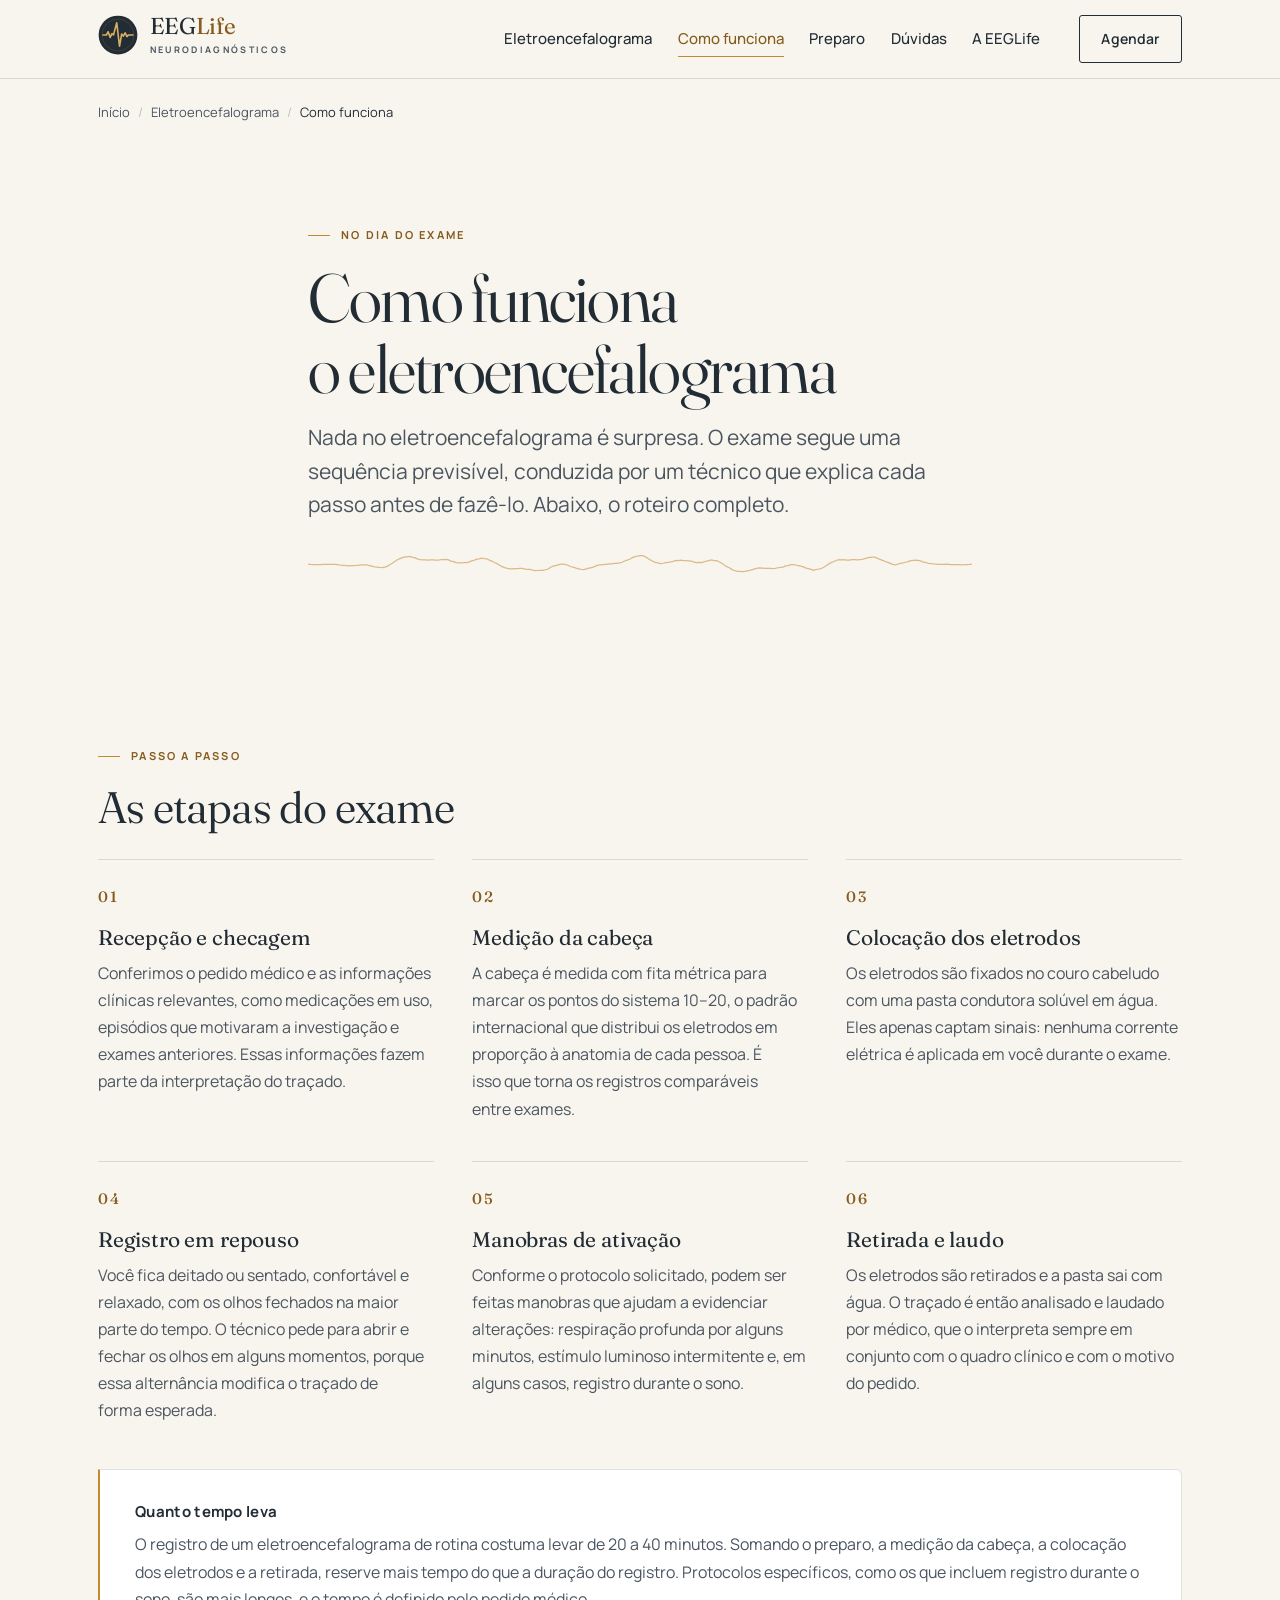
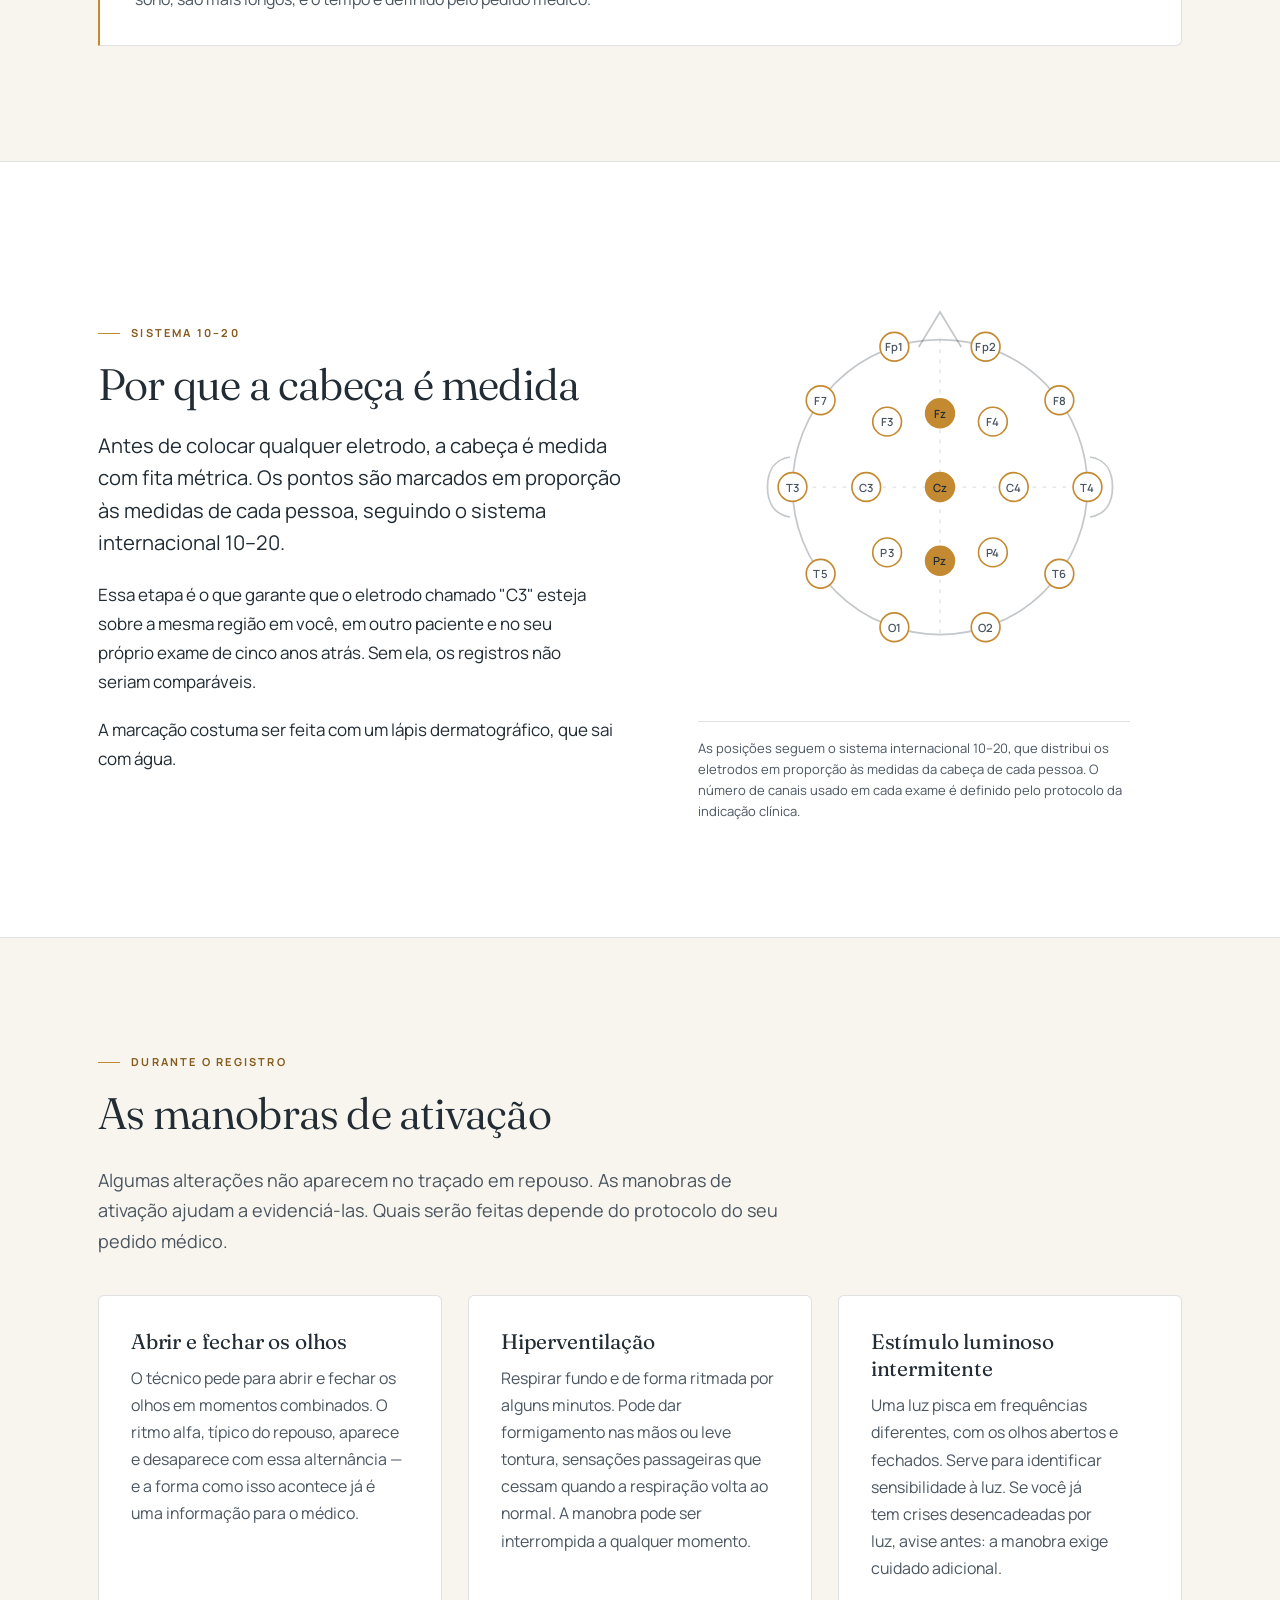
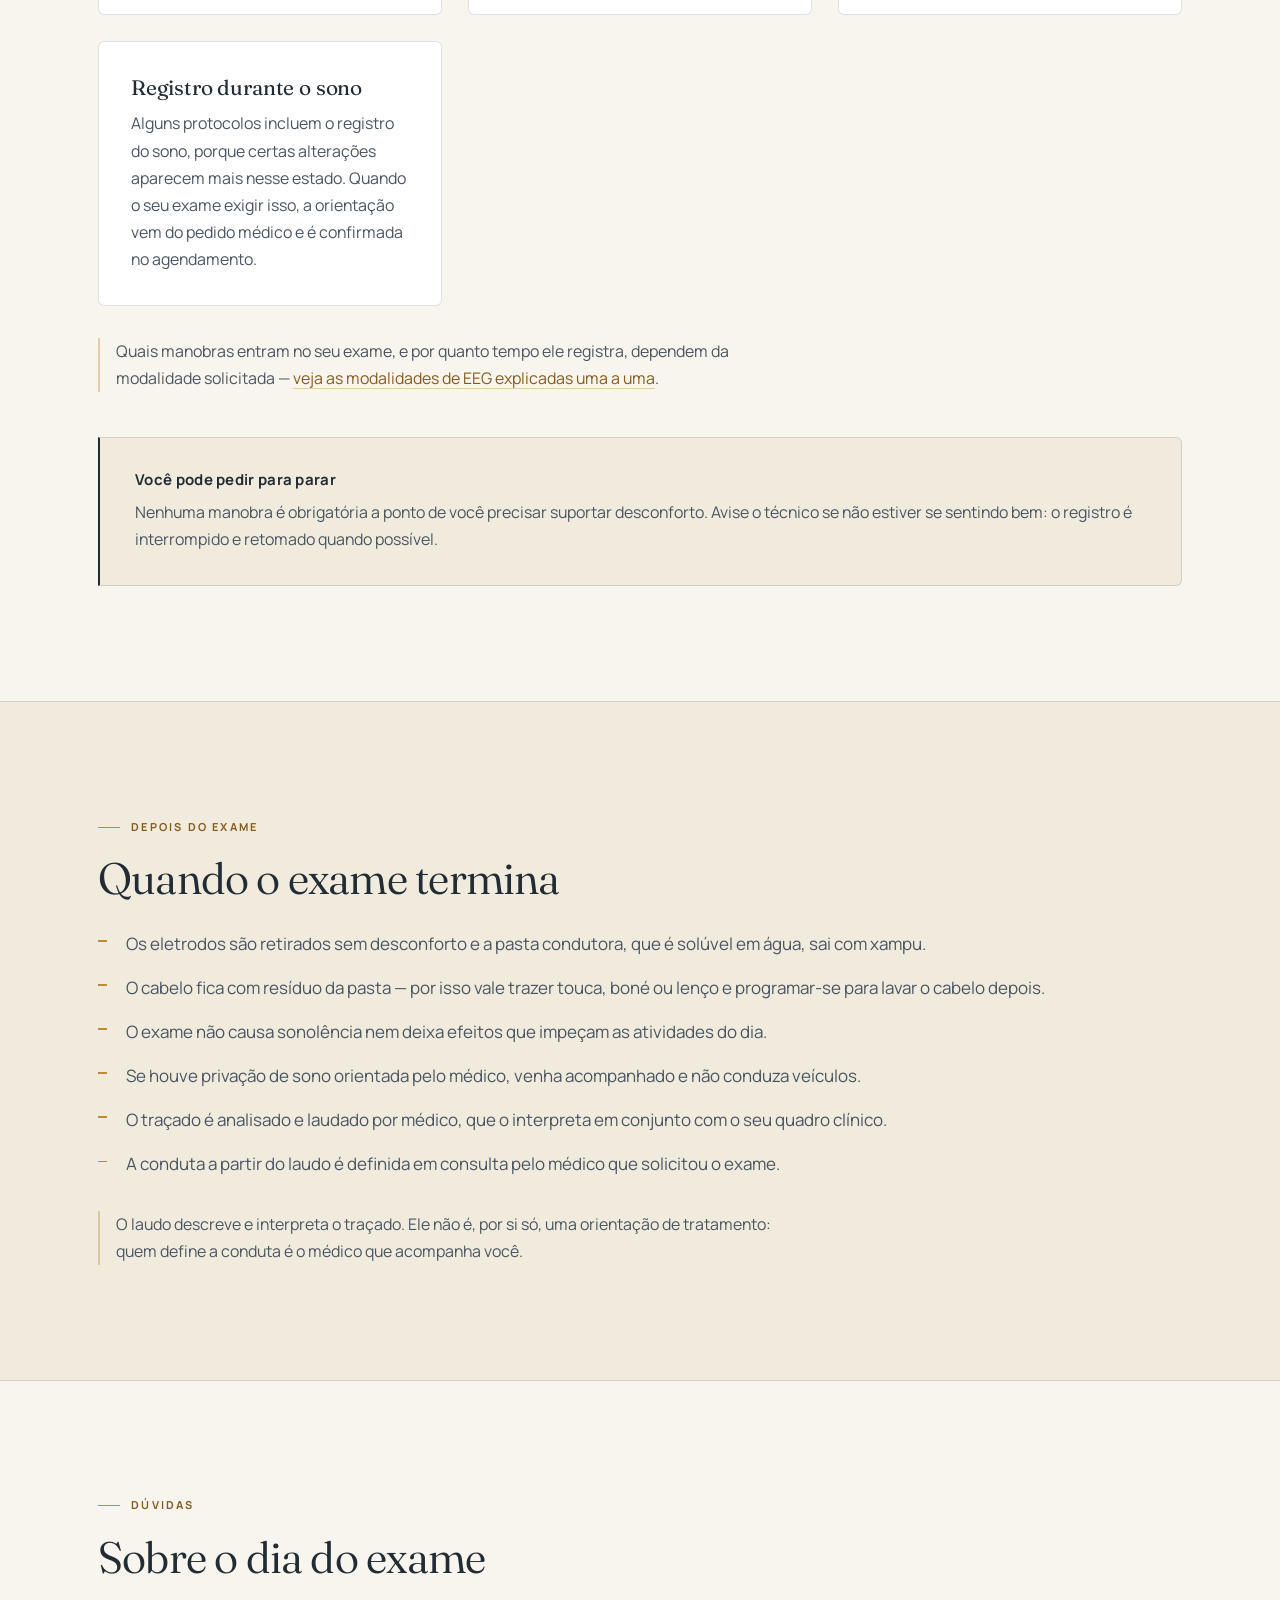
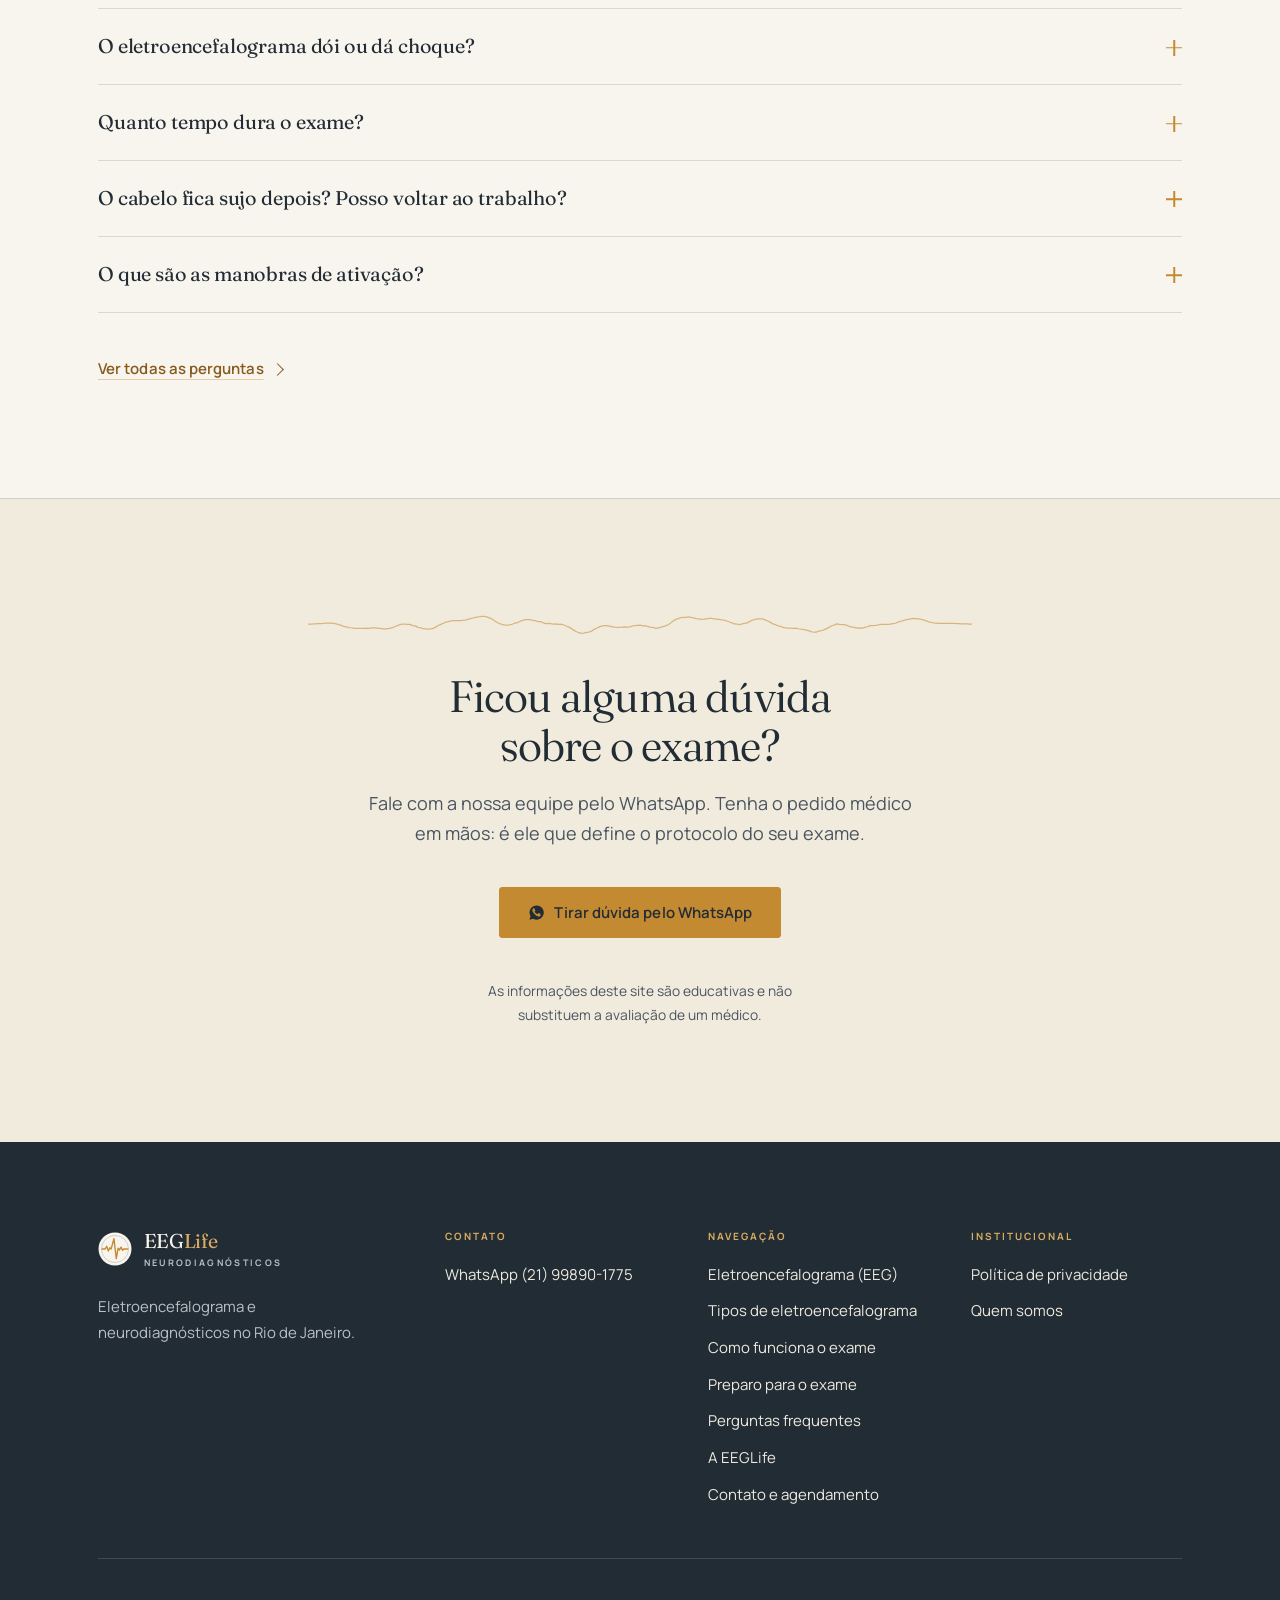
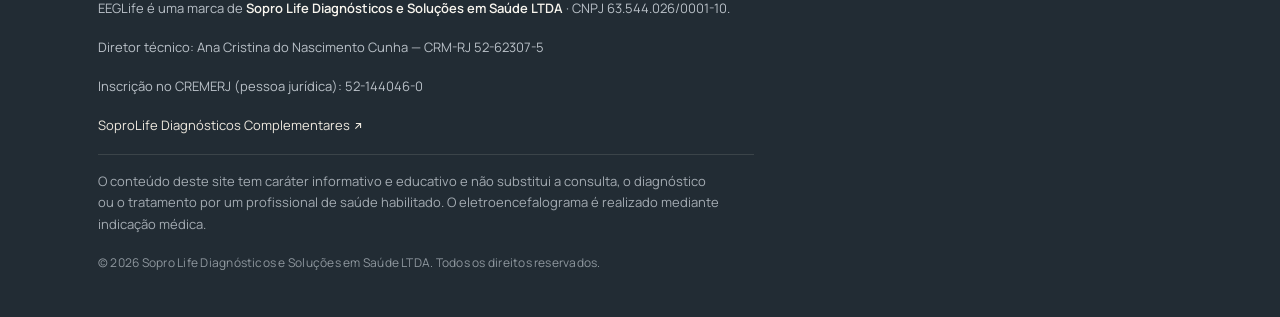
<file: como-funciona-o-exame/index.html>
<!DOCTYPE html>
<html lang="pt-BR">
<head>
  <meta charset="utf-8"/>
  <!-- Marca que há JavaScript antes da primeira pintura: no celular o menu já
       nasce recolhido, em vez de aparecer empilhado e colapsar depois. Sem
       JavaScript a classe não entra e a navegação fica visível e utilizável. -->
  <script>document.documentElement.className+=' tem-js';</script>
  <meta name="viewport" content="width=device-width, initial-scale=1"/>
  <title>Como funciona o eletroencefalograma, passo a passo | EEGLife</title>
  <meta name="description" content="O que acontece em cada etapa do eletroencefalograma: medição da cabeça, colocação dos eletrodos, registro em repouso, manobras de ativação e laudo médico."/>
  <link rel="canonical" href="https://eeglife.com.br/como-funciona-o-exame/"/>
  <meta name="robots" content="index, follow, max-image-preview:large"/>
  <meta name="theme-color" content="#F8F5EE" media="(prefers-color-scheme: light)"/>
  <meta name="theme-color" content="#1A232A" media="(prefers-color-scheme: dark)"/>

  <meta property="og:type" content="website"/>
  <meta property="og:site_name" content="EEGLife"/>
  <meta property="og:locale" content="pt_BR"/>
  <meta property="og:title" content="Como funciona o eletroencefalograma, passo a passo | EEGLife"/>
  <meta property="og:description" content="O que acontece em cada etapa do eletroencefalograma: medição da cabeça, colocação dos eletrodos, registro em repouso, manobras de ativação e laudo médico."/>
  <meta property="og:url" content="https://eeglife.com.br/como-funciona-o-exame/"/>
  <meta property="og:image" content="https://eeglife.com.br/assets/img/eeglife-og.png"/>
  <meta property="og:image:width" content="1200"/>
  <meta property="og:image:height" content="630"/>
  <meta property="og:image:alt" content="EEGLife — Neurodiagnósticos"/>
  <meta name="twitter:card" content="summary_large_image"/>

  <link rel="icon" href="/assets/img/favicon.svg" type="image/svg+xml"/>
  <link rel="icon" href="/assets/img/favicon-32.png" sizes="32x32" type="image/png"/>
  <link rel="apple-touch-icon" href="/assets/img/apple-touch-icon.png"/>
  <link rel="manifest" href="/site.webmanifest"/>

  <link rel="preload" href="/assets/fonts/fraunces-latin.woff2" as="font" type="font/woff2" crossorigin/>
  <link rel="preload" href="/assets/fonts/manrope-latin.woff2" as="font" type="font/woff2" crossorigin/>
  <link rel="stylesheet" href="/assets/css/eeglife.css"/>
  <script type="application/ld+json">{
  "@context": "https://schema.org",
  "@graph": [
    {
      "@type": "MedicalBusiness",
      "@id": "https://eeglife.com.br/#eeglife",
      "name": "EEGLife",
      "alternateName": "EEGLife Neurodiagnósticos",
      "legalName": "Sopro Life Diagnósticos e Soluções em Saúde LTDA",
      "url": "https://eeglife.com.br/",
      "description": "Eletroencefalograma e neurodiagnósticos no Rio de Janeiro.",
      "medicalSpecialty": "Neurologic",
      "areaServed": {
        "@type": "City",
        "name": "Rio de Janeiro"
      },
      "parentOrganization": {
        "@type": "Organization",
        "name": "Sopro Life Diagnósticos e Soluções em Saúde LTDA",
        "url": "https://soprolife.com.br",
        "taxID": "63.544.026/0001-10"
      },
      "availableService": [
        {
          "@type": "MedicalTest",
          "name": "Eletroencefalograma (EEG)",
          "description": "Registro da atividade elétrica do cérebro por meio de eletrodos posicionados no couro cabeludo.",
          "url": "https://eeglife.com.br/eletroencefalograma/"
        }
      ],
      "telephone": "+5521998901775",
      "address": {
        "@type": "PostalAddress",
        "addressLocality": "Rio de Janeiro",
        "addressRegion": "RJ",
        "addressCountry": "BR"
      }
    },
    {
      "@type": "WebSite",
      "@id": "https://eeglife.com.br/#site",
      "name": "EEGLife",
      "url": "https://eeglife.com.br/",
      "inLanguage": "pt-BR",
      "publisher": {
        "@id": "https://eeglife.com.br/#eeglife"
      }
    },
    {
      "@type": "WebPage",
      "@id": "https://eeglife.com.br/como-funciona-o-exame/",
      "url": "https://eeglife.com.br/como-funciona-o-exame/",
      "name": "Como funciona o eletroencefalograma, passo a passo | EEGLife",
      "description": "O que acontece em cada etapa do eletroencefalograma: medição da cabeça, colocação dos eletrodos, registro em repouso, manobras de ativação e laudo médico.",
      "inLanguage": "pt-BR",
      "isPartOf": {
        "@id": "https://eeglife.com.br/#site"
      },
      "about": {
        "@id": "https://eeglife.com.br/#eeglife"
      }
    },
    {
      "@type": "FAQPage",
      "mainEntity": [
        {
          "@type": "Question",
          "name": "O eletroencefalograma dói ou dá choque?",
          "acceptedAnswer": {
            "@type": "Answer",
            "text": "Não. O eletroencefalograma é indolor e não aplica nenhuma corrente elétrica no paciente. Os eletrodos funcionam como microfones muito sensíveis: eles apenas captam a atividade elétrica que o próprio cérebro já produz. A sensação é de ter pequenos discos apoiados no couro cabeludo com uma pasta fria. Não há agulhas, cortes nem radiação."
          }
        },
        {
          "@type": "Question",
          "name": "Quanto tempo dura o exame?",
          "acceptedAnswer": {
            "@type": "Answer",
            "text": "O registro de um eletroencefalograma de rotina costuma levar de 20 a 40 minutos. Como ainda é preciso medir a cabeça, posicionar os eletrodos e retirá-los no fim, reserve um tempo maior do que a duração do registro em si. Protocolos específicos, como os que incluem registro durante o sono, levam mais tempo. A duração do seu exame segue o que foi solicitado no pedido médico."
          }
        },
        {
          "@type": "Question",
          "name": "O cabelo fica sujo depois? Posso voltar ao trabalho?",
          "acceptedAnswer": {
            "@type": "Answer",
            "text": "O cabelo fica com resíduo da pasta condutora, que é solúvel em água e sai com xampu. Muita gente prefere trazer touca, boné ou lenço para a saída e lavar o cabelo em casa. O exame não causa sonolência nem deixa efeitos que impeçam as atividades habituais. A exceção é quando houve privação de sono orientada pelo médico: nesse caso, venha acompanhado e não conduza veículos."
          }
        },
        {
          "@type": "Question",
          "name": "O que são as manobras de ativação?",
          "acceptedAnswer": {
            "@type": "Answer",
            "text": "São procedimentos simples feitos durante o registro para evidenciar alterações que podem não aparecer no traçado em repouso. As mais comuns são abrir e fechar os olhos em momentos combinados, respirar fundo por alguns minutos (hiperventilação) e observar uma luz que pisca em frequências diferentes (estímulo fotônico). Em alguns protocolos, registra-se também o sono. Todas são conduzidas pelo técnico e podem ser interrompidas se você se sentir desconfortável. Se você tem crises desencadeadas por luz, avise antes: a manobra com estímulo luminoso exige cuidado adicional."
          }
        }
      ]
    },
    {
      "@type": "HowTo",
      "name": "Como funciona o eletroencefalograma, passo a passo",
      "description": "O que acontece em cada etapa do eletroencefalograma: medição da cabeça, colocação dos eletrodos, registro em repouso, manobras de ativação e laudo médico.",
      "inLanguage": "pt-BR",
      "url": "https://eeglife.com.br/como-funciona-o-exame/",
      "step": [
        {
          "@type": "HowToStep",
          "position": 1,
          "name": "Recepção e checagem",
          "text": "Conferimos o pedido médico e as informações clínicas relevantes, como medicações em uso, episódios que motivaram a investigação e exames anteriores. Essas informações fazem parte da interpretação do traçado."
        },
        {
          "@type": "HowToStep",
          "position": 2,
          "name": "Medição da cabeça",
          "text": "A cabeça é medida com fita métrica para marcar os pontos do sistema 10–20, o padrão internacional que distribui os eletrodos em proporção à anatomia de cada pessoa. É isso que torna os registros comparáveis entre exames."
        },
        {
          "@type": "HowToStep",
          "position": 3,
          "name": "Colocação dos eletrodos",
          "text": "Os eletrodos são fixados no couro cabeludo com uma pasta condutora solúvel em água. Eles apenas captam sinais: nenhuma corrente elétrica é aplicada em você durante o exame."
        },
        {
          "@type": "HowToStep",
          "position": 4,
          "name": "Registro em repouso",
          "text": "Você fica deitado ou sentado, confortável e relaxado, com os olhos fechados na maior parte do tempo. O técnico pede para abrir e fechar os olhos em alguns momentos, porque essa alternância modifica o traçado de forma esperada."
        },
        {
          "@type": "HowToStep",
          "position": 5,
          "name": "Manobras de ativação",
          "text": "Conforme o protocolo solicitado, podem ser feitas manobras que ajudam a evidenciar alterações: respiração profunda por alguns minutos, estímulo luminoso intermitente e, em alguns casos, registro durante o sono."
        },
        {
          "@type": "HowToStep",
          "position": 6,
          "name": "Retirada e laudo",
          "text": "Os eletrodos são retirados e a pasta sai com água. O traçado é então analisado e laudado por médico, que o interpreta sempre em conjunto com o quadro clínico e com o motivo do pedido."
        }
      ]
    },
    {
      "@type": "BreadcrumbList",
      "itemListElement": [
        {
          "@type": "ListItem",
          "position": 1,
          "name": "Início",
          "item": "https://eeglife.com.br/"
        },
        {
          "@type": "ListItem",
          "position": 2,
          "name": "Eletroencefalograma",
          "item": "https://eeglife.com.br/eletroencefalograma/"
        },
        {
          "@type": "ListItem",
          "position": 3,
          "name": "Como funciona",
          "item": "https://eeglife.com.br/como-funciona-o-exame/"
        }
      ]
    }
  ]
}</script>
</head>
<body class="">
  <a class="pular" href="#conteudo">Pular para o conteúdo</a>
  <header class="cabecalho" data-cabecalho>
  <div class="cabecalho__in wrap">
    <a class="cabecalho__marca" href="/" aria-label="EEGLife — página inicial">
      
<span class="logo">
  <svg class="logo__marca" viewBox="0 0 64 64" aria-hidden="true" focusable="false">
    <circle cx="32" cy="32" r="31" class="logo__disco"/>
    <circle cx="32" cy="32" r="25.5" class="logo__anel"/>
    <path class="logo__tracado"
          d="M8 32h5.4l2.9-5.2 3.1 9.1 2.9-6.1 2.4 2.1L30 12.4 34.4 50l3.5-19.6 2.6 3.4 2.9-5.3 3 6.1 2.2-2.6H56"
          fill="none" stroke-linecap="round" stroke-linejoin="round"/>
  </svg>
  <span class="logo__texto">
    <span class="logo__nome">EEG<em>Life</em></span>
    <span class="logo__sub">Neurodiagnósticos</span>
  </span>
</span>
    </a>
    <button class="nav-toggle" type="button" data-nav-toggle
            aria-controls="nav-principal" aria-expanded="false"
            aria-label="Abrir o menu de navegação">
      <span class="nav-toggle__barras" aria-hidden="true"></span>
      <span data-nav-rotulo>Menu</span>
    </button>
    <nav class="nav" id="nav-principal" aria-label="Navegação principal">
      <a href="/eletroencefalograma/">Eletroencefalograma</a>
<a href="/como-funciona-o-exame/" aria-current="page">Como funciona</a>
<a href="/preparo-para-eletroencefalograma/">Preparo</a>
<a href="/perguntas-frequentes/">Dúvidas</a>
<a href="/sobre/">A EEGLife</a>
      <a class="nav__contato" href="/contato/">Contato</a>
    </nav>
    <a class="cabecalho__cta" href="https://wa.me/5521998901775?text=Ol%C3%A1!%20Gostaria%20de%20verificar%20a%20disponibilidade%20para%20agendar%20um%20eletroencefalograma%20(EEG)%20com%20a%20EEGLife." target="_blank"
         rel="noopener noreferrer" data-eeg-cta="cabecalho">Agendar</a>
  </div>
</header>
  <nav class="trilha" aria-label="Você está em">
    <div class="wrap">
      <ol>
        <li><a href="/">Início</a></li>
<li><a href="/eletroencefalograma/">Eletroencefalograma</a></li>
<li><span aria-current="page">Como funciona</span></li>
      </ol>
    </div>
  </nav>
  <main id="conteudo" tabindex="-1">
<section class="capa">
  <div class="wrap wrap--estreito">
    <p class="eyebrow">No dia do exame</p>
    <h1 class="capa__titulo">Como funciona o eletroencefalograma</h1>
    <p class="capa__texto">
      Nada no eletroencefalograma é surpresa. O exame segue uma sequência
      previsível, conduzida por um técnico que explica cada passo antes de
      fazê-lo. Abaixo, o roteiro completo.
    </p>
    <div class="filete" aria-hidden="true">
    <svg viewBox="0 0 1200 24" preserveAspectRatio="none"
           aria-hidden="true" focusable="false">
      <path d="M0 11 L4.6 11.3 L9.2 11.5 L13.8 11.7 L18.5 11.7 L23.1 11.6 L27.7 11.4 L32.3 11.4 L36.9 11.2 L41.5 11.2 L46.2 11.3 L50.8 11.4 L55.4 11.9 L60 12.2 L64.6 12.4 L69.2 12.6 L73.8 13 L78.5 12.8 L83.1 12.6 L87.7 12.4 L92.3 12.1 L96.9 11.8 L101.5 11.8 L106.2 11.9 L110.8 12.6 L115.4 13.3 L120 14 L124.6 14.2 L129.2 14.7 L133.8 14.9 L138.5 14.4 L143.1 13.5 L147.7 11.8 L152.3 10.1 L156.9 8.2 L161.5 6.3 L166.2 5.1 L170.8 4 L175.4 3.2 L180 3.2 L184.6 2.7 L189.2 3.6 L193.8 4.3 L198.5 5.5 L203.1 6.2 L207.7 6.3 L212.3 6.4 L216.9 6.7 L221.5 6.5 L226.2 6.5 L230.8 6.6 L235.4 6.8 L240 6.1 L244.6 6.1 L249.2 6 L253.8 6.5 L258.5 7.8 L263.1 8.3 L267.7 9.4 L272.3 9.6 L276.9 9.7 L281.5 9.4 L286.2 9.3 L290.8 8.9 L295.4 7.5 L300 7 L304.6 5.7 L309.2 5.2 L313.8 4.5 L318.5 5.1 L323.1 5.2 L327.7 6.7 L332.3 7.7 L336.9 9.3 L341.5 10.5 L346.2 12.2 L350.8 13.7 L355.4 14.8 L360 15.6 L364.6 16.3 L369.2 16.2 L373.8 16 L378.5 15.9 L383.1 15.8 L387.7 15.8 L392.3 16.5 L396.9 16.8 L401.5 16.9 L406.2 17.6 L410.8 18.1 L415.4 18 L420 17.9 L424.6 17.9 L429.2 17.2 L433.8 16.4 L438.5 14.5 L443.1 13.3 L447.7 12.7 L452.3 11.8 L456.9 11 L461.5 11 L466.2 11.5 L470.8 12.6 L475.4 13.9 L480 14.6 L484.6 15.5 L489.2 16.2 L493.8 16.8 L498.5 17 L503.1 16.2 L507.7 15.5 L512.3 14.8 L516.9 14.1 L521.5 12.7 L526.2 11.8 L530.8 11.8 L535.4 11.2 L540 11.3 L544.6 10.7 L549.2 10.7 L553.8 10.3 L558.5 10.1 L563.1 9.7 L567.7 9 L572.3 7.6 L576.9 6.7 L581.5 5.7 L586.2 4 L590.8 2.8 L595.4 2.4 L600 1.8 L604.6 1.9 L609.2 2.9 L613.8 4.7 L618.5 6.4 L623.1 7.9 L627.7 9.1 L632.3 9.7 L636.9 10.5 L641.5 10.1 L646.2 9.4 L650.8 9.1 L655.4 8.7 L660 8.1 L664.6 6.9 L669.2 7.1 L673.8 6.8 L678.5 7.1 L683.1 7.3 L687.7 7.5 L692.3 7.8 L696.9 8.6 L701.5 9.3 L706.2 9.2 L710.8 9.3 L715.4 8.7 L720 7.8 L724.6 7.2 L729.2 6.4 L733.8 7.1 L738.5 7.2 L743.1 8.4 L747.7 10 L752.3 12 L756.9 13.8 L761.5 15 L766.2 17 L770.8 18 L775.4 19 L780 19 L784.6 19.1 L789.2 19 L793.8 18.4 L798.5 17.8 L803.1 17 L807.7 16.2 L812.3 15.4 L816.9 15.2 L821.5 15.5 L826.2 15.8 L830.8 15.8 L835.4 15.7 L840 16 L844.6 15.7 L849.2 15 L853.8 14.5 L858.5 14.2 L863.1 13 L867.7 12.6 L872.3 11.7 L876.9 11.7 L881.5 12 L886.2 12.6 L890.8 13.3 L895.4 14 L900 15.4 L904.6 15.9 L909.2 16.8 L913.8 17.7 L918.5 16.9 L923.1 16.6 L927.7 15.8 L932.3 14.5 L936.9 12.6 L941.5 10.8 L946.2 9.2 L950.8 8.2 L955.4 6.8 L960 6.2 L964.6 6.3 L969.2 6.2 L973.8 6.6 L978.5 6.8 L983.1 6.2 L987.7 6.2 L992.3 6.3 L996.9 6.1 L1001.5 5.9 L1006.2 5 L1010.8 4.3 L1015.4 3.7 L1020 3.3 L1024.6 3.5 L1029.2 4.7 L1033.8 5.8 L1038.5 6.9 L1043.1 8.2 L1047.7 9.2 L1052.3 10.3 L1056.9 11.4 L1061.5 11.8 L1066.2 11.1 L1070.8 10.1 L1075.4 9.7 L1080 9 L1084.6 8.4 L1089.2 7.3 L1093.8 7 L1098.5 6.8 L1103.1 6.9 L1107.7 7.8 L1112.3 8.8 L1116.9 9.3 L1121.5 10.2 L1126.2 10.6 L1130.8 10.9 L1135.4 11 L1140 11.3 L1144.6 11.4 L1149.2 11.2 L1153.8 11.1 L1158.5 11.3 L1163.1 11.5 L1167.7 11.5 L1172.3 11.7 L1176.9 11.7 L1181.5 11.8 L1186.2 11.7 L1190.8 11.5 L1195.4 11.3 L1200 11" fill="none" stroke="currentColor" stroke-width="1.25"
        stroke-linecap="round" vector-effect="non-scaling-stroke"/>
    </svg>
  </div>
  </div>
</section>
<section id="etapas" class="secao ">
    <div class="wrap wrap--normal">
      <p class="eyebrow">Passo a passo</p>
<h2 class="secao__titulo">As etapas do exame</h2>
      <ol class="passos">
    <li class="passo">
        <span class="passo__num" aria-hidden="true">01</span>
        <h3 class="passo__titulo">Recepção e checagem</h3>
        <p class="passo__texto">Conferimos o pedido médico e as informações clínicas relevantes, como medicações em uso, episódios que motivaram a investigação e exames anteriores. Essas informações fazem parte da interpretação do traçado.</p>
      </li>
<li class="passo">
        <span class="passo__num" aria-hidden="true">02</span>
        <h3 class="passo__titulo">Medição da cabeça</h3>
        <p class="passo__texto">A cabeça é medida com fita métrica para marcar os pontos do sistema 10–20, o padrão internacional que distribui os eletrodos em proporção à anatomia de cada pessoa. É isso que torna os registros comparáveis entre exames.</p>
      </li>
<li class="passo">
        <span class="passo__num" aria-hidden="true">03</span>
        <h3 class="passo__titulo">Colocação dos eletrodos</h3>
        <p class="passo__texto">Os eletrodos são fixados no couro cabeludo com uma pasta condutora solúvel em água. Eles apenas captam sinais: nenhuma corrente elétrica é aplicada em você durante o exame.</p>
      </li>
<li class="passo">
        <span class="passo__num" aria-hidden="true">04</span>
        <h3 class="passo__titulo">Registro em repouso</h3>
        <p class="passo__texto">Você fica deitado ou sentado, confortável e relaxado, com os olhos fechados na maior parte do tempo. O técnico pede para abrir e fechar os olhos em alguns momentos, porque essa alternância modifica o traçado de forma esperada.</p>
      </li>
<li class="passo">
        <span class="passo__num" aria-hidden="true">05</span>
        <h3 class="passo__titulo">Manobras de ativação</h3>
        <p class="passo__texto">Conforme o protocolo solicitado, podem ser feitas manobras que ajudam a evidenciar alterações: respiração profunda por alguns minutos, estímulo luminoso intermitente e, em alguns casos, registro durante o sono.</p>
      </li>
<li class="passo">
        <span class="passo__num" aria-hidden="true">06</span>
        <h3 class="passo__titulo">Retirada e laudo</h3>
        <p class="passo__texto">Os eletrodos são retirados e a pasta sai com água. O traçado é então analisado e laudado por médico, que o interpreta sempre em conjunto com o quadro clínico e com o motivo do pedido.</p>
      </li>
  </ol>
<div class="nota-destaque">
        <h3 class="nota-destaque__titulo">Quanto tempo leva</h3>
        <p>O registro de um eletroencefalograma de rotina costuma levar de 20 a 40 minutos. Somando o preparo, a medição da cabeça, a colocação dos eletrodos e a retirada, reserve mais tempo do que a duração do registro. Protocolos específicos, como os que incluem registro durante o sono, são mais longos, e o tempo é definido pelo pedido médico.</p>
      </div>
    </div>
  </section>
<section class="secao secao--claro">
    <div class="wrap wrap--normal">
      
      <div class="duas-colunas">
      <div class="duas-colunas__texto">
        <p class="eyebrow">Sistema 10–20</p>
        <h2 class="secao__titulo">Por que a cabeça é medida</h2>
        <p class="texto-guia">
          Antes de colocar qualquer eletrodo, a cabeça é medida com fita
          métrica. Os pontos são marcados em proporção às medidas de cada
          pessoa, seguindo o sistema internacional 10–20.
        </p>
        <p>
          Essa etapa é o que garante que o eletrodo chamado "C3" esteja sobre a
          mesma região em você, em outro paciente e no seu próprio exame de
          cinco anos atrás. Sem ela, os registros não seriam comparáveis.
        </p>
        <p>
          A marcação costuma ser feita com um lápis dermatográfico, que sai com
          água.
        </p>
      </div>
      <div class="duas-colunas__arte"><figure class="ilustracao ilustracao--cabeca">
    <svg viewBox="0 0 320 336" role="img"
         aria-labelledby="diag-eletrodos-titulo diag-eletrodos-desc">
      <title id="diag-eletrodos-titulo">Sistema 10–20 de colocação de eletrodos</title>
      <desc id="diag-eletrodos-desc">Vista superior da cabeça, com o nariz acima e as orelhas nas laterais, mostrando as dezenove posições de eletrodo do padrão internacional 10–20: Fp1, Fp2, F7, F3, Fz, F4, F8, T3, C3, Cz, C4, T4, T5, P3, Pz, P4, T6, O1 e O2.</desc>
      <!-- nariz -->
      <path class="cabeca__traco" d="M143 56 L160 28 L177 56" fill="none"/>
      <!-- orelhas -->
      <path class="cabeca__traco" d="M40 144
            c-13 2 -18 12 -18 24 c0 12 5 22 18 24" fill="none"/>
      <path class="cabeca__traco" d="M280 144
            c13 2 18 12 18 24 c0 12 -5 22 -18 24" fill="none"/>
      <!-- couro cabeludo -->
      <circle class="cabeca__traco" cx="160" cy="168" r="118" fill="none"/>
      <!-- linhas de referência sagital e coronal -->
      <line class="cabeca__eixo" x1="160" y1="50" x2="160" y2="286"/>
      <line class="cabeca__eixo" x1="42" y1="168" x2="278" y2="168"/>
      <g class="eletrodo">
      <circle cx="123.5" cy="55.8" r="11.5"/>
      <text x="123.5" y="59.4" text-anchor="middle">Fp1</text>
    </g>
<g class="eletrodo">
      <circle cx="196.5" cy="55.8" r="11.5"/>
      <text x="196.5" y="59.4" text-anchor="middle">Fp2</text>
    </g>
<g class="eletrodo">
      <circle cx="64.5" cy="98.6" r="11.5"/>
      <text x="64.5" y="102.2" text-anchor="middle">F7</text>
    </g>
<g class="eletrodo">
      <circle cx="117.7" cy="115.7" r="11.5"/>
      <text x="117.7" y="119.3" text-anchor="middle">F3</text>
    </g>
<g class="eletrodo eletrodo--eixo">
      <circle cx="160.0" cy="109.0" r="11.5"/>
      <text x="160.0" y="112.6" text-anchor="middle">Fz</text>
    </g>
<g class="eletrodo">
      <circle cx="202.3" cy="115.7" r="11.5"/>
      <text x="202.3" y="119.3" text-anchor="middle">F4</text>
    </g>
<g class="eletrodo">
      <circle cx="255.5" cy="98.6" r="11.5"/>
      <text x="255.5" y="102.2" text-anchor="middle">F8</text>
    </g>
<g class="eletrodo">
      <circle cx="42.0" cy="168.0" r="11.5"/>
      <text x="42.0" y="171.6" text-anchor="middle">T3</text>
    </g>
<g class="eletrodo">
      <circle cx="101.0" cy="168.0" r="11.5"/>
      <text x="101.0" y="171.6" text-anchor="middle">C3</text>
    </g>
<g class="eletrodo eletrodo--eixo">
      <circle cx="160.0" cy="168.0" r="11.5"/>
      <text x="160.0" y="171.6" text-anchor="middle">Cz</text>
    </g>
<g class="eletrodo">
      <circle cx="219.0" cy="168.0" r="11.5"/>
      <text x="219.0" y="171.6" text-anchor="middle">C4</text>
    </g>
<g class="eletrodo">
      <circle cx="278.0" cy="168.0" r="11.5"/>
      <text x="278.0" y="171.6" text-anchor="middle">T4</text>
    </g>
<g class="eletrodo">
      <circle cx="64.5" cy="237.4" r="11.5"/>
      <text x="64.5" y="241.0" text-anchor="middle">T5</text>
    </g>
<g class="eletrodo">
      <circle cx="117.7" cy="220.3" r="11.5"/>
      <text x="117.7" y="223.9" text-anchor="middle">P3</text>
    </g>
<g class="eletrodo eletrodo--eixo">
      <circle cx="160.0" cy="227.0" r="11.5"/>
      <text x="160.0" y="230.6" text-anchor="middle">Pz</text>
    </g>
<g class="eletrodo">
      <circle cx="202.3" cy="220.3" r="11.5"/>
      <text x="202.3" y="223.9" text-anchor="middle">P4</text>
    </g>
<g class="eletrodo">
      <circle cx="255.5" cy="237.4" r="11.5"/>
      <text x="255.5" y="241.0" text-anchor="middle">T6</text>
    </g>
<g class="eletrodo">
      <circle cx="123.5" cy="280.2" r="11.5"/>
      <text x="123.5" y="283.8" text-anchor="middle">O1</text>
    </g>
<g class="eletrodo">
      <circle cx="196.5" cy="280.2" r="11.5"/>
      <text x="196.5" y="283.8" text-anchor="middle">O2</text>
    </g>
    </svg>
    <figcaption>
      As posições seguem o sistema internacional 10–20, que distribui os
      eletrodos em proporção às medidas da cabeça de cada pessoa. O número de
      canais usado em cada exame é definido pelo protocolo da indicação clínica.
    </figcaption>
  </figure></div>
    </div>
    </div>
  </section>
<section id="manobras" class="secao ">
    <div class="wrap wrap--normal">
      <p class="eyebrow">Durante o registro</p>
<h2 class="secao__titulo">As manobras de ativação</h2>
<p class="secao__intro">Algumas alterações não aparecem no traçado em repouso. As manobras de ativação ajudam a evidenciá-las. Quais serão feitas depende do protocolo do seu pedido médico.</p>
      <div class="manobras"><article class="manobra">
            <h3 class="manobra__titulo">Abrir e fechar os olhos</h3>
            <p class="manobra__texto">O técnico pede para abrir e fechar os olhos em momentos combinados. O ritmo alfa, típico do repouso, aparece e desaparece com essa alternância — e a forma como isso acontece já é uma informação para o médico.</p>
          </article>
<article class="manobra">
            <h3 class="manobra__titulo">Hiperventilação</h3>
            <p class="manobra__texto">Respirar fundo e de forma ritmada por alguns minutos. Pode dar formigamento nas mãos ou leve tontura, sensações passageiras que cessam quando a respiração volta ao normal. A manobra pode ser interrompida a qualquer momento.</p>
          </article>
<article class="manobra">
            <h3 class="manobra__titulo">Estímulo luminoso intermitente</h3>
            <p class="manobra__texto">Uma luz pisca em frequências diferentes, com os olhos abertos e fechados. Serve para identificar sensibilidade à luz. Se você já tem crises desencadeadas por luz, avise antes: a manobra exige cuidado adicional.</p>
          </article>
<article class="manobra">
            <h3 class="manobra__titulo">Registro durante o sono</h3>
            <p class="manobra__texto">Alguns protocolos incluem o registro do sono, porque certas alterações aparecem mais nesse estado. Quando o seu exame exigir isso, a orientação vem do pedido médico e é confirmada no agendamento.</p>
          </article></div>
<p class="secao__nota">
        Quais manobras entram no seu exame, e por quanto tempo ele registra,
        dependem da modalidade solicitada —
        <a href="/tipos-de-eletroencefalograma/">veja as modalidades de EEG explicadas uma a uma</a>.
      </p>
<div class="nota-destaque nota-destaque--atencao">
        <h3 class="nota-destaque__titulo">Você pode pedir para parar</h3>
        <p>
          Nenhuma manobra é obrigatória a ponto de você precisar suportar
          desconforto. Avise o técnico se não estiver se sentindo bem: o
          registro é interrompido e retomado quando possível.
        </p>
      </div>
    </div>
  </section>
<section class="secao secao--areia">
    <div class="wrap wrap--normal">
      <p class="eyebrow">Depois do exame</p>
<h2 class="secao__titulo">Quando o exame termina</h2>
      <ul class="pontos ">
    <li>Os eletrodos são retirados sem desconforto e a pasta condutora, que é solúvel em água, sai com xampu.</li>
<li>O cabelo fica com resíduo da pasta — por isso vale trazer touca, boné ou lenço e programar-se para lavar o cabelo depois.</li>
<li>O exame não causa sonolência nem deixa efeitos que impeçam as atividades do dia.</li>
<li>Se houve privação de sono orientada pelo médico, venha acompanhado e não conduza veículos.</li>
<li>O traçado é analisado e laudado por médico, que o interpreta em conjunto com o seu quadro clínico.</li>
<li>A conduta a partir do laudo é definida em consulta pelo médico que solicitou o exame.</li>
  </ul>
<p class="secao__nota">
        O laudo descreve e interpreta o traçado. Ele não é, por si só, uma
        orientação de tratamento: quem define a conduta é o médico que acompanha
        você.
      </p>
    </div>
  </section>
<section class="secao ">
    <div class="wrap wrap--normal">
      <p class="eyebrow">Dúvidas</p>
<h2 class="secao__titulo">Sobre o dia do exame</h2>
      <div class="faq">
    <details class="faq__item" id="faq-o-eletroencefalograma-doi-ou-da-choque">
        <summary class="faq__pergunta">
          <h3 class="faq__titulo">O eletroencefalograma dói ou dá choque?</h3>
          <span class="faq__sinal" aria-hidden="true"></span>
        </summary>
        <div class="faq__resposta"><p>Não. O eletroencefalograma é indolor e não aplica nenhuma corrente elétrica no paciente. Os eletrodos funcionam como microfones muito sensíveis: eles apenas captam a atividade elétrica que o próprio cérebro já produz.</p>
<p>A sensação é de ter pequenos discos apoiados no couro cabeludo com uma pasta fria. Não há agulhas, cortes nem radiação.</p></div>
      </details>
<details class="faq__item" id="faq-quanto-tempo-dura-o-exame">
        <summary class="faq__pergunta">
          <h3 class="faq__titulo">Quanto tempo dura o exame?</h3>
          <span class="faq__sinal" aria-hidden="true"></span>
        </summary>
        <div class="faq__resposta"><p>O registro de um eletroencefalograma de rotina costuma levar de 20 a 40 minutos. Como ainda é preciso medir a cabeça, posicionar os eletrodos e retirá-los no fim, reserve um tempo maior do que a duração do registro em si.</p>
<p>Protocolos específicos, como os que incluem registro durante o sono, levam mais tempo. A duração do seu exame segue o que foi solicitado no pedido médico.</p></div>
      </details>
<details class="faq__item" id="faq-o-cabelo-fica-sujo-depois-posso-voltar-ao-trabalho">
        <summary class="faq__pergunta">
          <h3 class="faq__titulo">O cabelo fica sujo depois? Posso voltar ao trabalho?</h3>
          <span class="faq__sinal" aria-hidden="true"></span>
        </summary>
        <div class="faq__resposta"><p>O cabelo fica com resíduo da pasta condutora, que é solúvel em água e sai com xampu. Muita gente prefere trazer touca, boné ou lenço para a saída e lavar o cabelo em casa.</p>
<p>O exame não causa sonolência nem deixa efeitos que impeçam as atividades habituais. A exceção é quando houve privação de sono orientada pelo médico: nesse caso, venha acompanhado e não conduza veículos.</p></div>
      </details>
<details class="faq__item" id="faq-o-que-sao-as-manobras-de-ativacao">
        <summary class="faq__pergunta">
          <h3 class="faq__titulo">O que são as manobras de ativação?</h3>
          <span class="faq__sinal" aria-hidden="true"></span>
        </summary>
        <div class="faq__resposta"><p>São procedimentos simples feitos durante o registro para evidenciar alterações que podem não aparecer no traçado em repouso.</p>
<p>As mais comuns são abrir e fechar os olhos em momentos combinados, respirar fundo por alguns minutos (hiperventilação) e observar uma luz que pisca em frequências diferentes (estímulo fotônico). Em alguns protocolos, registra-se também o sono.</p>
<p>Todas são conduzidas pelo técnico e podem ser interrompidas se você se sentir desconfortável. Se você tem crises desencadeadas por luz, avise antes: a manobra com estímulo luminoso exige cuidado adicional.</p></div>
      </details>
  </div>
<p class="secao__acao"><a class="btn btn--texto" href="/perguntas-frequentes/">Ver todas as perguntas</a></p>
    </div>
  </section>
<section id="contato" class="secao secao--chamada">
    <div class="wrap wrap--estreito">
      <div class="chamada">
        <div class="filete" aria-hidden="true">
    <svg viewBox="0 0 1200 24" preserveAspectRatio="none"
           aria-hidden="true" focusable="false">
      <path d="M0 11 L4.6 11 L9.2 10.9 L13.8 10.7 L18.5 10.5 L23.1 10.4 L27.7 10.3 L32.3 10 L36.9 9.9 L41.5 10 L46.2 10.2 L50.8 10.7 L55.4 11.5 L60 12.4 L64.6 13.4 L69.2 14.1 L73.8 14.8 L78.5 15 L83.1 15.6 L87.7 15.8 L92.3 15.8 L96.9 15.8 L101.5 15.6 L106.2 15.5 L110.8 15.6 L115.4 15.1 L120 15.2 L124.6 15.4 L129.2 15.6 L133.8 16 L138.5 16.4 L143.1 16 L147.7 15.8 L152.3 14.8 L156.9 13.9 L161.5 12.7 L166.2 11.7 L170.8 11.1 L175.4 11.1 L180 11.2 L184.6 11.4 L189.2 12.6 L193.8 13 L198.5 14.5 L203.1 15 L207.7 16 L212.3 16.2 L216.9 16.6 L221.5 16.3 L226.2 15.7 L230.8 14.3 L235.4 12.6 L240 11.3 L244.6 10.1 L249.2 8.9 L253.8 8.3 L258.5 7.4 L263.1 7.2 L267.7 7.2 L272.3 7.3 L276.9 7.2 L281.5 6.8 L286.2 6.3 L290.8 5.4 L295.4 4.8 L300 4.1 L304.6 3.4 L309.2 3 L313.8 2.7 L318.5 2.7 L323.1 3.1 L327.7 4.2 L332.3 5.4 L336.9 7.3 L341.5 9 L346.2 10.6 L350.8 11.4 L355.4 12 L360 12 L364.6 11.8 L369.2 11.2 L373.8 9.9 L378.5 9.3 L383.1 8.2 L387.7 6.9 L392.3 6.2 L396.9 6.1 L401.5 6.2 L406.2 7 L410.8 7.3 L415.4 8.2 L420 8.4 L424.6 9.4 L429.2 10.4 L433.8 10.2 L438.5 10.6 L443.1 11 L447.7 10.8 L452.3 11.3 L456.9 11.1 L461.5 11.7 L466.2 13.1 L470.8 14.1 L475.4 15.7 L480 17.6 L484.6 19.1 L489.2 20.4 L493.8 21.2 L498.5 20.8 L503.1 20.1 L507.7 19.8 L512.3 18.7 L516.9 16.8 L521.5 15.6 L526.2 14.1 L530.8 13.2 L535.4 12.7 L540 12.8 L544.6 13.3 L549.2 13.8 L553.8 14.3 L558.5 14.6 L563.1 14.5 L567.7 14.3 L572.3 14 L576.9 14.3 L581.5 14.1 L586.2 13.1 L590.8 12.8 L595.4 12.3 L600 12.2 L604.6 12.9 L609.2 12.6 L613.8 13.6 L618.5 14.3 L623.1 14.6 L627.7 15.5 L632.3 15.3 L636.9 14.6 L641.5 13.7 L646.2 12.9 L650.8 11.7 L655.4 9.9 L660 7.6 L664.6 5.9 L669.2 5.1 L673.8 4 L678.5 3.8 L683.1 3.6 L687.7 3.2 L692.3 3.8 L696.9 4.3 L701.5 5.1 L706.2 5.4 L710.8 5.9 L715.4 5.6 L720 5.2 L724.6 4.9 L729.2 4.9 L733.8 5.2 L738.5 5.5 L743.1 5.8 L747.7 6.3 L752.3 6.7 L756.9 7.6 L761.5 8.7 L766.2 9.7 L770.8 10.9 L775.4 11.1 L780 11.5 L784.6 10.8 L789.2 10.3 L793.8 9.6 L798.5 8.1 L803.1 6.6 L807.7 5.8 L812.3 5.4 L816.9 5.3 L821.5 5.4 L826.2 6.4 L830.8 7.6 L835.4 8.9 L840 10.7 L844.6 11.5 L849.2 13 L853.8 13.4 L858.5 14.5 L863.1 15.2 L867.7 15.5 L872.3 15.4 L876.9 15.6 L881.5 15.5 L886.2 16.1 L890.8 16.6 L895.4 16.8 L900 17.5 L904.6 18.2 L909.2 19.2 L913.8 19.9 L918.5 19.7 L923.1 18.6 L927.7 18.1 L932.3 17.3 L936.9 16 L941.5 14.6 L946.2 12.8 L950.8 12.2 L955.4 10.9 L960 11.2 L964.6 11.7 L969.2 11.6 L973.8 12.4 L978.5 13.6 L983.1 14.2 L987.7 14.5 L992.3 15.4 L996.9 15.2 L1001.5 15.3 L1006.2 14.6 L1010.8 13.9 L1015.4 12.7 L1020 12.7 L1024.6 12.5 L1029.2 12.1 L1033.8 11.4 L1038.5 11.3 L1043.1 11.3 L1047.7 11.4 L1052.3 11 L1056.9 10.5 L1061.5 10.1 L1066.2 8.9 L1070.8 7.9 L1075.4 7.2 L1080 6.4 L1084.6 5.8 L1089.2 5.4 L1093.8 4.9 L1098.5 5.1 L1103.1 5.3 L1107.7 5.8 L1112.3 6.5 L1116.9 7.4 L1121.5 8.5 L1126.2 9.1 L1130.8 9.8 L1135.4 10 L1140 10.2 L1144.6 10.2 L1149.2 10.2 L1153.8 10.2 L1158.5 10.3 L1163.1 10.3 L1167.7 10.3 L1172.3 10.4 L1176.9 10.5 L1181.5 10.7 L1186.2 10.8 L1190.8 10.9 L1195.4 11 L1200 11" fill="none" stroke="currentColor" stroke-width="1.25"
        stroke-linecap="round" vector-effect="non-scaling-stroke"/>
    </svg>
  </div>
        <h2 class="chamada__titulo">Ficou alguma dúvida sobre o exame?</h2>
        <p class="chamada__texto">Fale com a nossa equipe pelo WhatsApp. Tenha o pedido médico em mãos: é ele que define o protocolo do seu exame.</p>
        <div class="chamada__acoes"><a class="btn btn--destaque" href="https://wa.me/5521998901775?text=Ol%C3%A1!%20Tenho%20uma%20d%C3%BAvida%20sobre%20como%20%C3%A9%20feito%20o%20eletroencefalograma%20na%20EEGLife."
     target="_blank" rel="noopener noreferrer"
     data-eeg-cta="duvidaExame">
    <svg class="btn__icone" viewBox="0 0 24 24" aria-hidden="true" focusable="false">
      <path fill="currentColor" d="M12.04 2C6.58 2 2.13 6.45 2.13 11.91c0 1.75.46 3.46 1.32 4.97L2 22l5.25-1.38a9.9 9.9 0 0 0 4.79 1.22h.01c5.46 0 9.91-4.45 9.91-9.91C21.96 6.45 17.5 2 12.04 2Zm5.8 14.09c-.25.69-1.44 1.32-1.98 1.37-.54.05-1.04.21-3.54-.88-2.96-1.29-4.83-4.4-4.98-4.6-.14-.2-1.18-1.62-1.18-3.09 0-1.47.76-2.19 1.03-2.49.27-.3.59-.37.79-.37.2 0 .39 0 .57.01.18.01.42-.07.66.5.25.59.84 2.05.91 2.2.07.15.12.32.02.52-.1.2-.2.32-.39.54-.2.22-.31.3-.44.52-.13.22-.02.45.1.65.12.2.65 1.06 1.4 1.72.96.85 1.75 1.11 1.98 1.23.22.12.45.1.62-.07.17-.17.69-.8.88-1.08.19-.27.37-.22.62-.12.25.1 1.6.75 1.87.89.27.14.45.2.52.32.07.12.07.71-.18 1.4Z"/>
    </svg>
    <span>Tirar dúvida pelo WhatsApp</span>
  </a></div>
        
        <p class="chamada__nota">As informações deste site são educativas e não
        substituem a avaliação de um médico.</p>
      </div>
    </div>
  </section>
  </main>
  <footer class="rodape">
  <div class="wrap">
    <div class="rodape__topo">
      <div class="rodape__marca">
        
<span class="logo logo--compacto">
  <svg class="logo__marca" viewBox="0 0 64 64" aria-hidden="true" focusable="false">
    <circle cx="32" cy="32" r="31" class="logo__disco"/>
    <circle cx="32" cy="32" r="25.5" class="logo__anel"/>
    <path class="logo__tracado"
          d="M8 32h5.4l2.9-5.2 3.1 9.1 2.9-6.1 2.4 2.1L30 12.4 34.4 50l3.5-19.6 2.6 3.4 2.9-5.3 3 6.1 2.2-2.6H56"
          fill="none" stroke-linecap="round" stroke-linejoin="round"/>
  </svg>
  <span class="logo__texto">
    <span class="logo__nome">EEG<em>Life</em></span>
    <span class="logo__sub">Neurodiagnósticos</span>
  </span>
</span>
        <p class="rodape__tagline">Eletroencefalograma e neurodiagnósticos no Rio de Janeiro.</p>
      </div>
      <nav class="rodape__col" aria-label="Contato">
        <h2 class="rodape__titulo">Contato</h2>
        <ul><li><a href="https://wa.me/5521998901775?text=Ol%C3%A1!%20Vim%20pelo%20site%20da%20EEGLife%20e%20gostaria%20de%20informa%C3%A7%C3%B5es%20sobre%20o%20eletroencefalograma." target="_blank" rel="noopener noreferrer"
         data-eeg-cta="rodape">WhatsApp (21) 99890-1775</a></li></ul>
      </nav>
      <nav class="rodape__col" aria-label="Páginas">
        <h2 class="rodape__titulo">Navegação</h2>
        <ul><li><a href="/eletroencefalograma/">Eletroencefalograma (EEG)</a></li>
<li><a href="/tipos-de-eletroencefalograma/">Tipos de eletroencefalograma</a></li>
<li><a href="/como-funciona-o-exame/">Como funciona o exame</a></li>
<li><a href="/preparo-para-eletroencefalograma/">Preparo para o exame</a></li>
<li><a href="/perguntas-frequentes/">Perguntas frequentes</a></li>
<li><a href="/sobre/">A EEGLife</a></li>
<li><a href="/contato/">Contato e agendamento</a></li></ul>
      </nav>
      <nav class="rodape__col" aria-label="Institucional">
        <h2 class="rodape__titulo">Institucional</h2>
        <ul>
          <li><a href="/politica-de-privacidade/">Política de privacidade</a></li>
          <li><a href="/sobre/">Quem somos</a></li>
        </ul>
      </nav>
    </div>
    <div class="rodape__base">
      <p class="rodape__operadora">
      EEGLife é uma marca de
      <strong>Sopro Life Diagnósticos e Soluções em Saúde LTDA</strong> · CNPJ 63.544.026/0001-10.
    </p>
<p class="rodape__rt">Diretor técnico: Ana Cristina do Nascimento Cunha — CRM-RJ 52-62307-5</p>
<p class="rodape__rt">Inscrição no CREMERJ (pessoa jurídica): 52-144046-0</p>
<p class="rodape__link-operadora">
          <a class="link-externo" href="https://soprolife.com.br" target="_blank" rel="noopener noreferrer">SoproLife Diagnósticos Complementares</a>
        </p>
      <p class="rodape__aviso">
        O conteúdo deste site tem caráter informativo e educativo e não
        substitui a consulta, o diagnóstico ou o tratamento por um profissional
        de saúde habilitado. O eletroencefalograma é realizado mediante
        indicação médica.
      </p>
      <p class="rodape__copy">© 2026 Sopro Life Diagnósticos e Soluções em Saúde LTDA. Todos os direitos reservados.</p>
    </div>
  </div>
</footer>
  <div class="barra-contato">
    <p class="barra-contato__texto">Agendamento de EEG</p>
    <a class="barra-contato__acao" href="https://wa.me/5521998901775?text=Ol%C3%A1!%20Gostaria%20de%20verificar%20a%20disponibilidade%20para%20agendar%20um%20eletroencefalograma%20(EEG)%20com%20a%20EEGLife." target="_blank"
       rel="noopener noreferrer" data-eeg-cta="barra">WhatsApp</a>
  </div>
  <script src="/assets/js/site.js" defer></script>
</body>
</html>
</file>
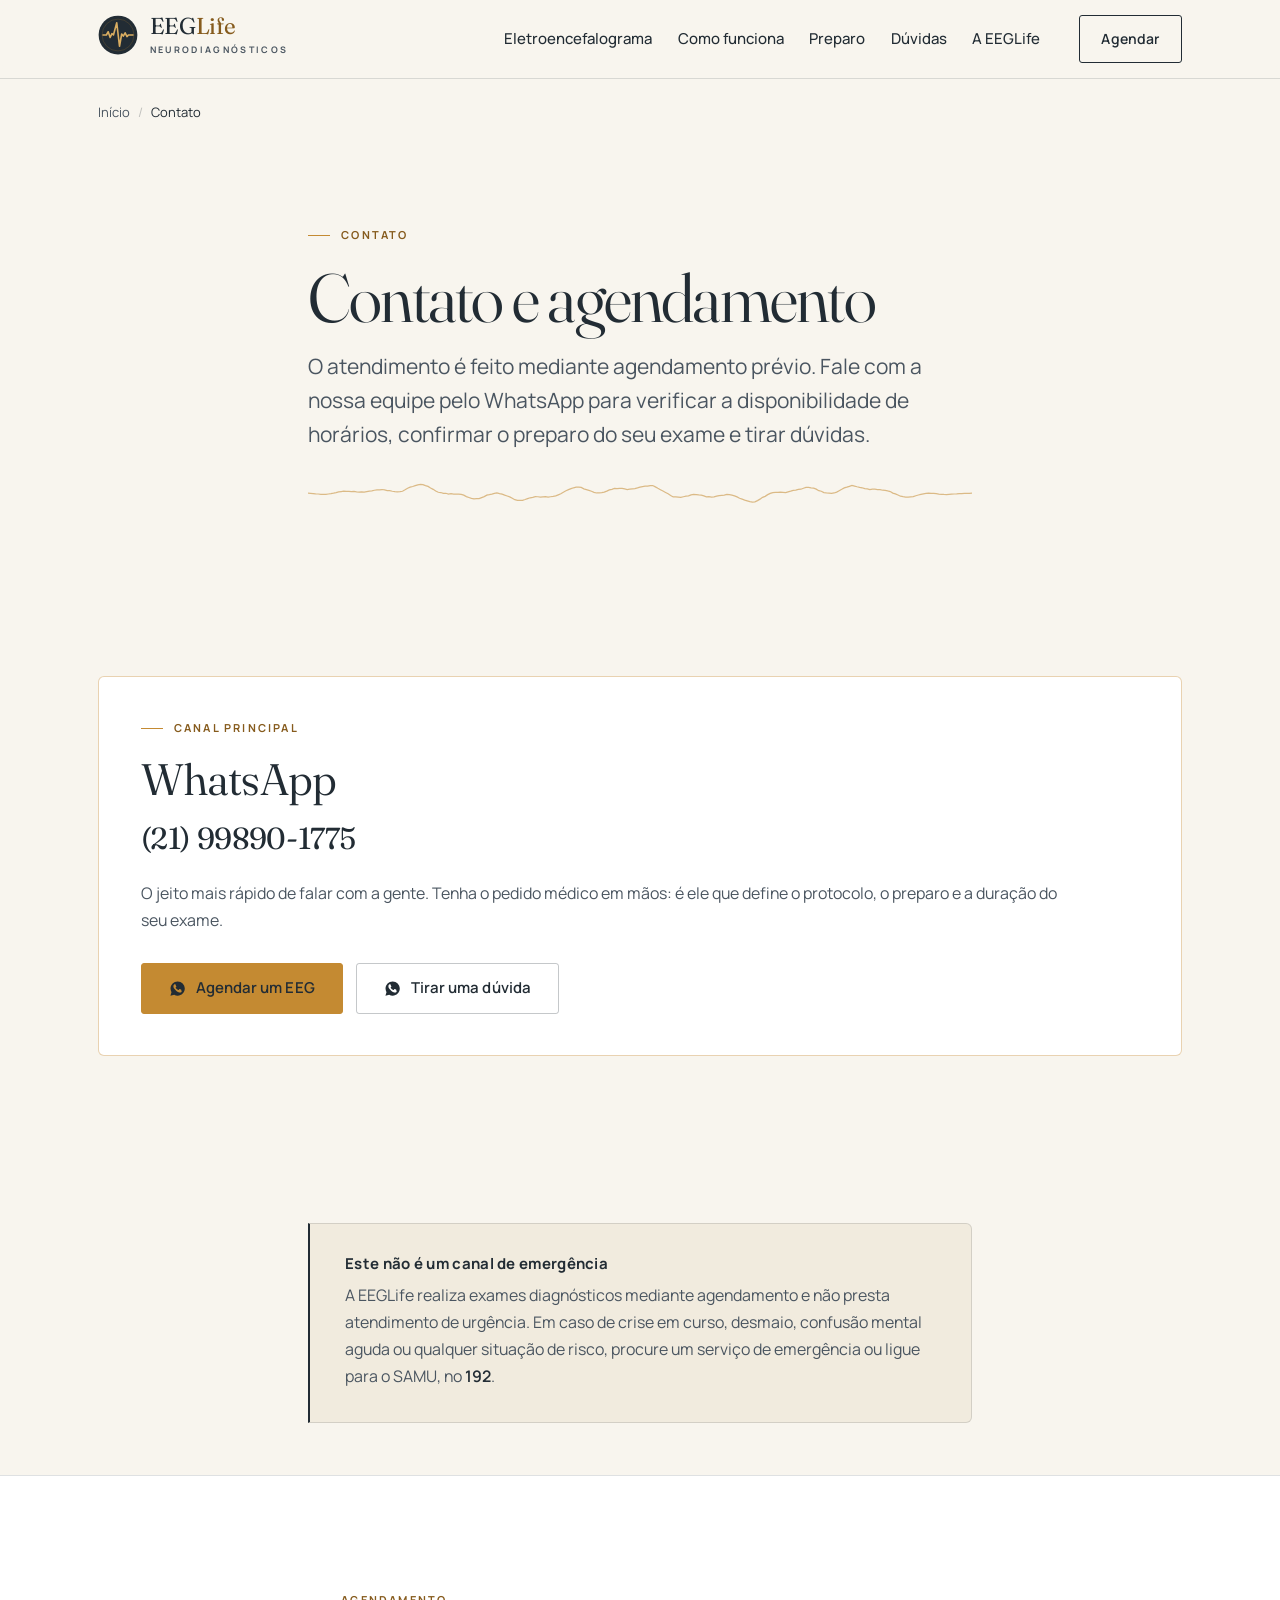
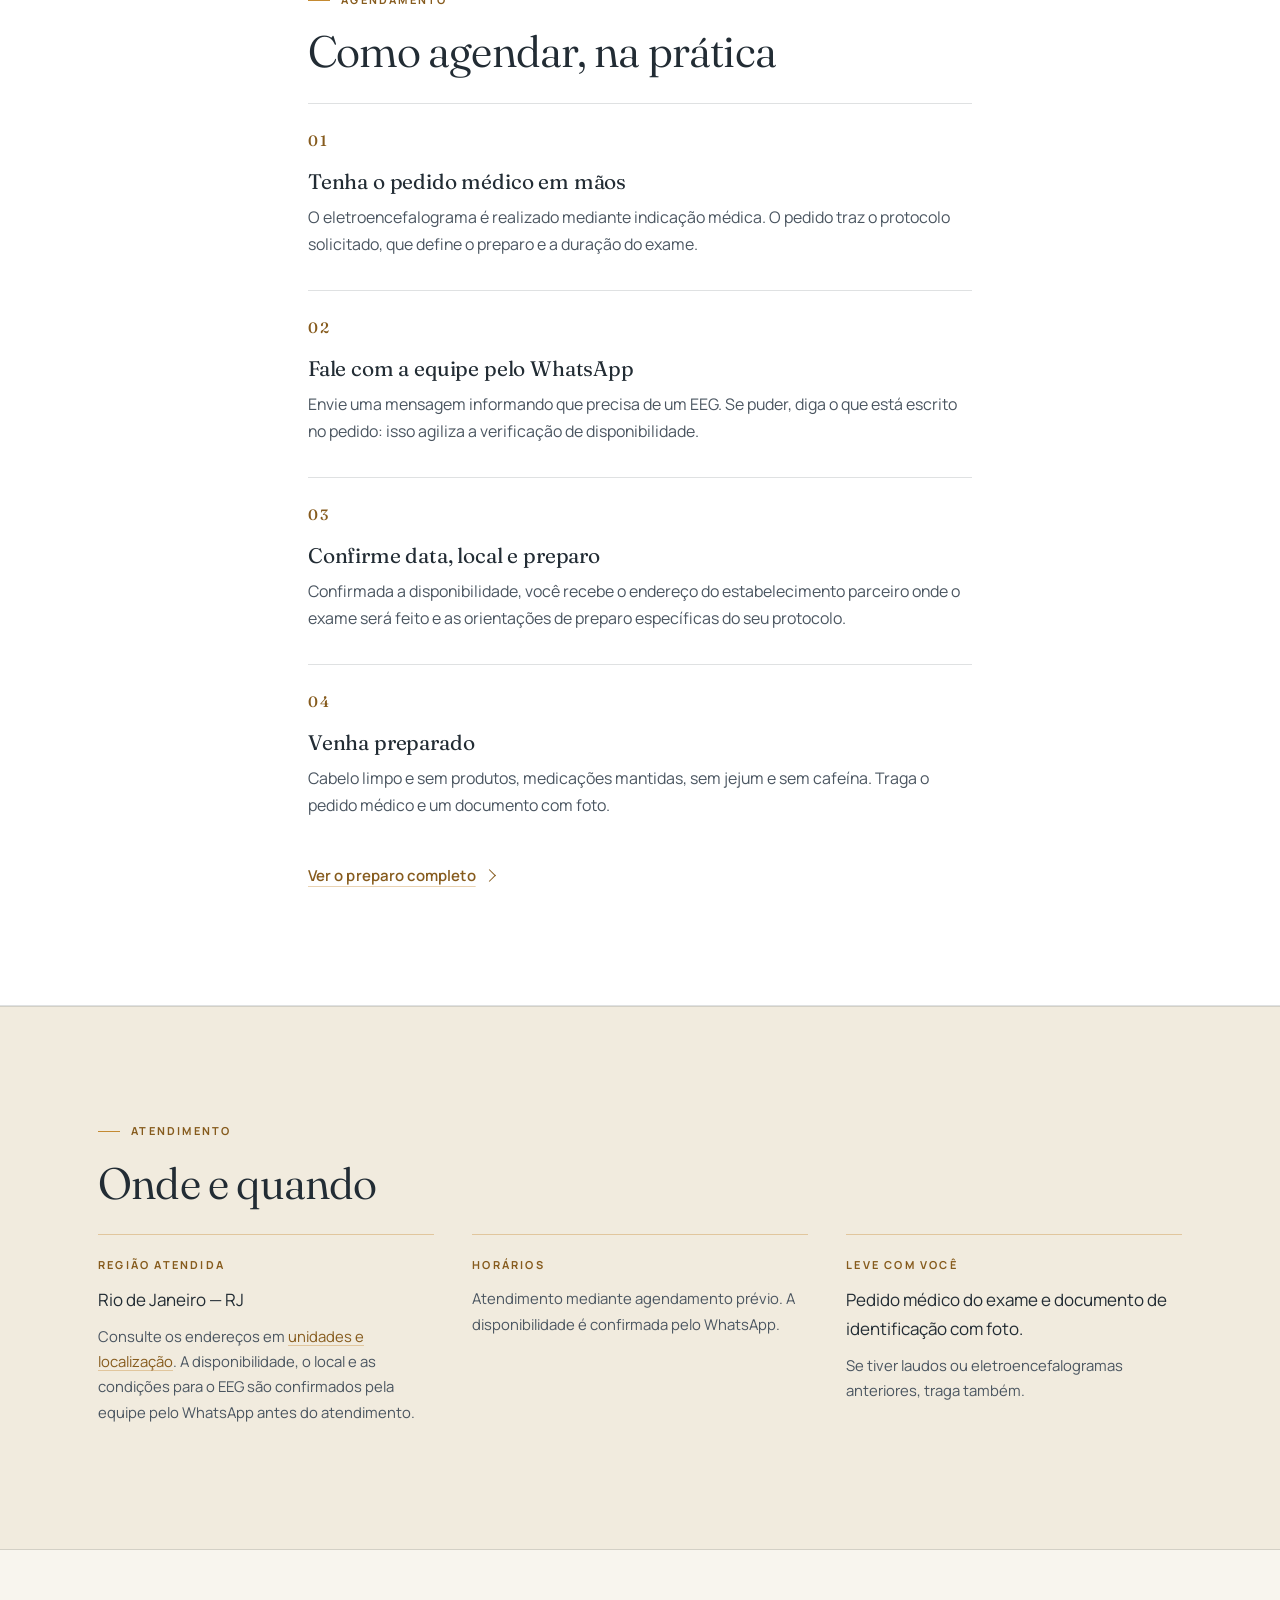
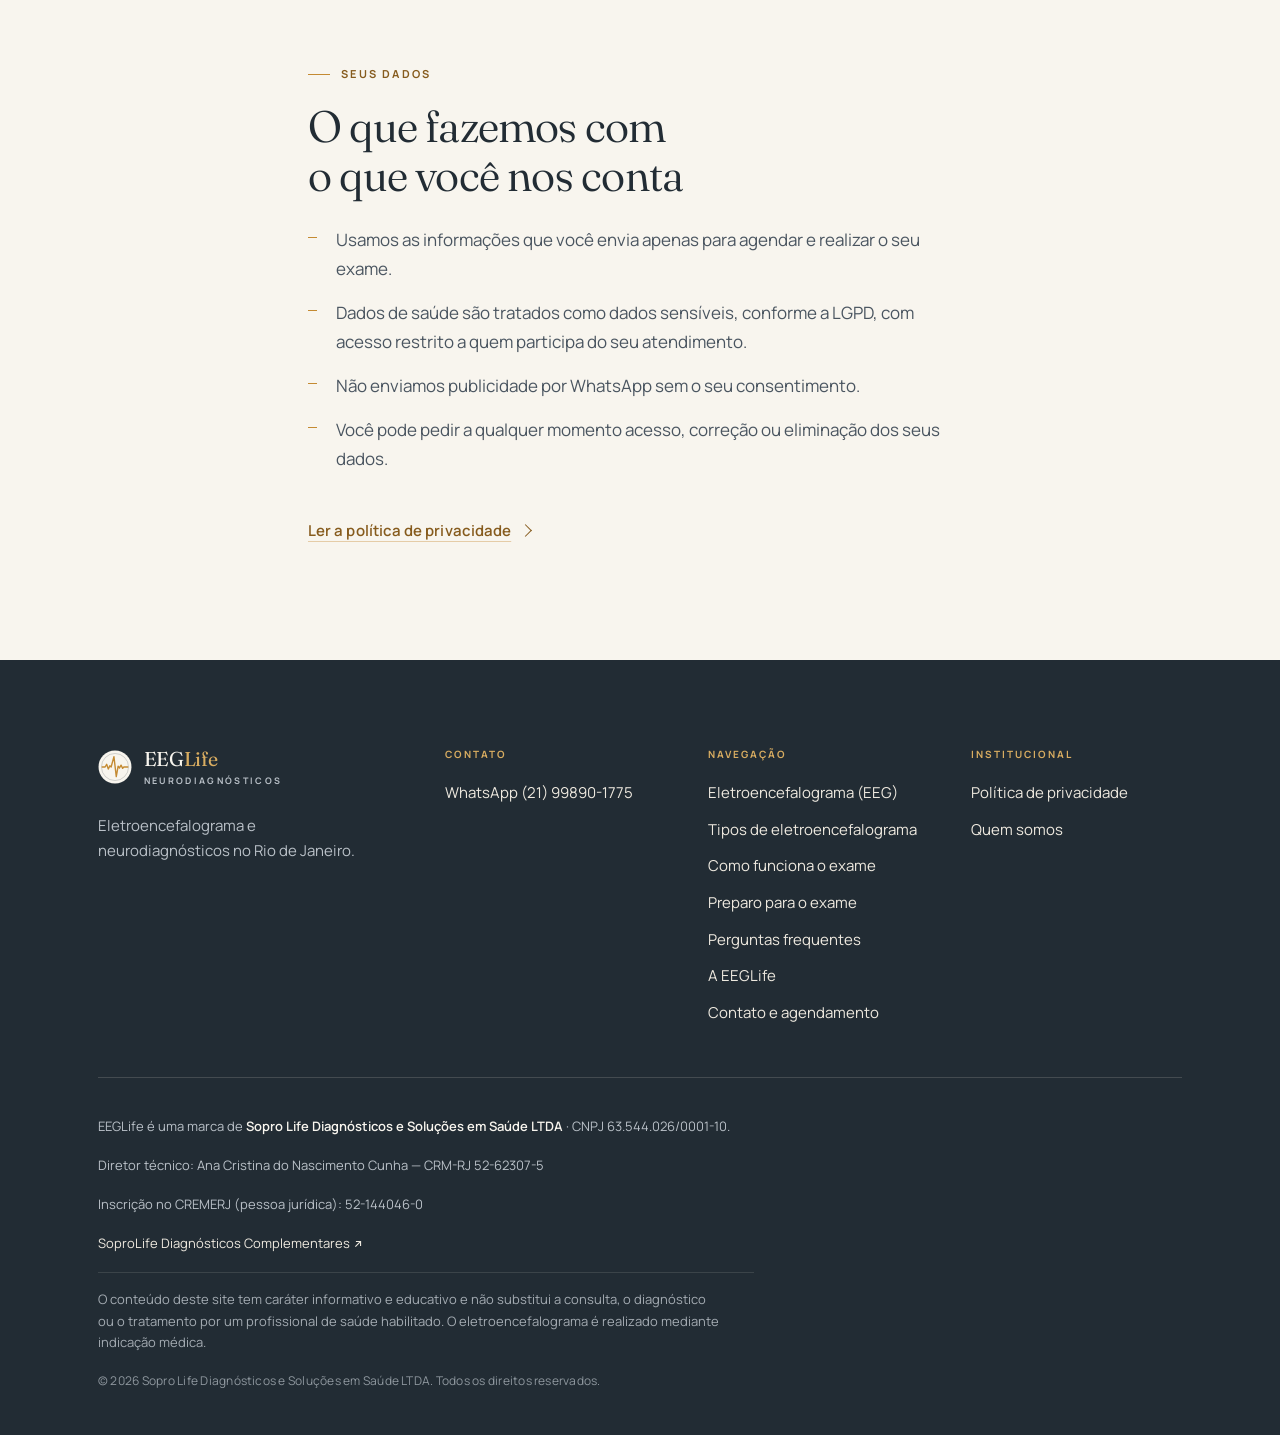
<file: contato/index.html>
<!DOCTYPE html>
<html lang="pt-BR">
<head>
  <meta charset="utf-8"/>
  <!-- Marca que há JavaScript antes da primeira pintura: no celular o menu já
       nasce recolhido, em vez de aparecer empilhado e colapsar depois. Sem
       JavaScript a classe não entra e a navegação fica visível e utilizável. -->
  <script>document.documentElement.className+=' tem-js';</script>
  <meta name="viewport" content="width=device-width, initial-scale=1"/>
  <title>Contato e agendamento de eletroencefalograma | EEGLife</title>
  <meta name="description" content="Agende seu eletroencefalograma no Rio de Janeiro pelo WhatsApp. Atendimento mediante agendamento prévio e pedido médico."/>
  <link rel="canonical" href="https://eeglife.com.br/contato/"/>
  <meta name="robots" content="index, follow, max-image-preview:large"/>
  <meta name="theme-color" content="#F8F5EE" media="(prefers-color-scheme: light)"/>
  <meta name="theme-color" content="#1A232A" media="(prefers-color-scheme: dark)"/>

  <meta property="og:type" content="website"/>
  <meta property="og:site_name" content="EEGLife"/>
  <meta property="og:locale" content="pt_BR"/>
  <meta property="og:title" content="Contato e agendamento de eletroencefalograma | EEGLife"/>
  <meta property="og:description" content="Agende seu eletroencefalograma no Rio de Janeiro pelo WhatsApp. Atendimento mediante agendamento prévio e pedido médico."/>
  <meta property="og:url" content="https://eeglife.com.br/contato/"/>
  <meta property="og:image" content="https://eeglife.com.br/assets/img/eeglife-og.png"/>
  <meta property="og:image:width" content="1200"/>
  <meta property="og:image:height" content="630"/>
  <meta property="og:image:alt" content="EEGLife — Neurodiagnósticos"/>
  <meta name="twitter:card" content="summary_large_image"/>

  <link rel="icon" href="/assets/img/favicon.svg" type="image/svg+xml"/>
  <link rel="icon" href="/assets/img/favicon-32.png" sizes="32x32" type="image/png"/>
  <link rel="apple-touch-icon" href="/assets/img/apple-touch-icon.png"/>
  <link rel="manifest" href="/site.webmanifest"/>

  <link rel="preload" href="/assets/fonts/fraunces-latin.woff2" as="font" type="font/woff2" crossorigin/>
  <link rel="preload" href="/assets/fonts/manrope-latin.woff2" as="font" type="font/woff2" crossorigin/>
  <link rel="stylesheet" href="/assets/css/eeglife.css"/>
  <script type="application/ld+json">{
  "@context": "https://schema.org",
  "@graph": [
    {
      "@type": "MedicalBusiness",
      "@id": "https://eeglife.com.br/#eeglife",
      "name": "EEGLife",
      "alternateName": "EEGLife Neurodiagnósticos",
      "legalName": "Sopro Life Diagnósticos e Soluções em Saúde LTDA",
      "url": "https://eeglife.com.br/",
      "description": "Eletroencefalograma e neurodiagnósticos no Rio de Janeiro.",
      "medicalSpecialty": "Neurologic",
      "areaServed": {
        "@type": "City",
        "name": "Rio de Janeiro"
      },
      "parentOrganization": {
        "@type": "Organization",
        "name": "Sopro Life Diagnósticos e Soluções em Saúde LTDA",
        "url": "https://soprolife.com.br",
        "taxID": "63.544.026/0001-10"
      },
      "availableService": [
        {
          "@type": "MedicalTest",
          "name": "Eletroencefalograma (EEG)",
          "description": "Registro da atividade elétrica do cérebro por meio de eletrodos posicionados no couro cabeludo.",
          "url": "https://eeglife.com.br/eletroencefalograma/"
        }
      ],
      "telephone": "+5521998901775",
      "address": {
        "@type": "PostalAddress",
        "addressLocality": "Rio de Janeiro",
        "addressRegion": "RJ",
        "addressCountry": "BR"
      }
    },
    {
      "@type": "WebSite",
      "@id": "https://eeglife.com.br/#site",
      "name": "EEGLife",
      "url": "https://eeglife.com.br/",
      "inLanguage": "pt-BR",
      "publisher": {
        "@id": "https://eeglife.com.br/#eeglife"
      }
    },
    {
      "@type": "WebPage",
      "@id": "https://eeglife.com.br/contato/",
      "url": "https://eeglife.com.br/contato/",
      "name": "Contato e agendamento de eletroencefalograma | EEGLife",
      "description": "Agende seu eletroencefalograma no Rio de Janeiro pelo WhatsApp. Atendimento mediante agendamento prévio e pedido médico.",
      "inLanguage": "pt-BR",
      "isPartOf": {
        "@id": "https://eeglife.com.br/#site"
      },
      "about": {
        "@id": "https://eeglife.com.br/#eeglife"
      }
    },
    {
      "@type": "BreadcrumbList",
      "itemListElement": [
        {
          "@type": "ListItem",
          "position": 1,
          "name": "Início",
          "item": "https://eeglife.com.br/"
        },
        {
          "@type": "ListItem",
          "position": 2,
          "name": "Contato",
          "item": "https://eeglife.com.br/contato/"
        }
      ]
    }
  ]
}</script>
</head>
<body class="">
  <a class="pular" href="#conteudo">Pular para o conteúdo</a>
  <header class="cabecalho" data-cabecalho>
  <div class="cabecalho__in wrap">
    <a class="cabecalho__marca" href="/" aria-label="EEGLife — página inicial">
      
<span class="logo">
  <svg class="logo__marca" viewBox="0 0 64 64" aria-hidden="true" focusable="false">
    <circle cx="32" cy="32" r="31" class="logo__disco"/>
    <circle cx="32" cy="32" r="25.5" class="logo__anel"/>
    <path class="logo__tracado"
          d="M8 32h5.4l2.9-5.2 3.1 9.1 2.9-6.1 2.4 2.1L30 12.4 34.4 50l3.5-19.6 2.6 3.4 2.9-5.3 3 6.1 2.2-2.6H56"
          fill="none" stroke-linecap="round" stroke-linejoin="round"/>
  </svg>
  <span class="logo__texto">
    <span class="logo__nome">EEG<em>Life</em></span>
    <span class="logo__sub">Neurodiagnósticos</span>
  </span>
</span>
    </a>
    <button class="nav-toggle" type="button" data-nav-toggle
            aria-controls="nav-principal" aria-expanded="false"
            aria-label="Abrir o menu de navegação">
      <span class="nav-toggle__barras" aria-hidden="true"></span>
      <span data-nav-rotulo>Menu</span>
    </button>
    <nav class="nav" id="nav-principal" aria-label="Navegação principal">
      <a href="/eletroencefalograma/">Eletroencefalograma</a>
<a href="/como-funciona-o-exame/">Como funciona</a>
<a href="/preparo-para-eletroencefalograma/">Preparo</a>
<a href="/perguntas-frequentes/">Dúvidas</a>
<a href="/sobre/">A EEGLife</a>
      <a class="nav__contato" href="/contato/" aria-current="page">Contato</a>
    </nav>
    <a class="cabecalho__cta" href="https://wa.me/5521998901775?text=Ol%C3%A1!%20Gostaria%20de%20verificar%20a%20disponibilidade%20para%20agendar%20um%20eletroencefalograma%20(EEG)%20com%20a%20EEGLife." target="_blank"
         rel="noopener noreferrer" data-eeg-cta="cabecalho">Agendar</a>
  </div>
</header>
  <nav class="trilha" aria-label="Você está em">
    <div class="wrap">
      <ol>
        <li><a href="/">Início</a></li>
<li><span aria-current="page">Contato</span></li>
      </ol>
    </div>
  </nav>
  <main id="conteudo" tabindex="-1">
<section class="capa">
  <div class="wrap wrap--estreito">
    <p class="eyebrow">Contato</p>
    <h1 class="capa__titulo">Contato e agendamento</h1>
    <p class="capa__texto">
      O atendimento é feito mediante agendamento prévio. Fale com a nossa
      equipe pelo WhatsApp para verificar a disponibilidade de horários,
      confirmar o preparo do seu exame e tirar dúvidas.
    </p>
    <div class="filete" aria-hidden="true">
    <svg viewBox="0 0 1200 24" preserveAspectRatio="none"
           aria-hidden="true" focusable="false">
      <path d="M0 11 L4.6 11.2 L9.2 11.5 L13.8 11.8 L18.5 12 L23.1 12.3 L27.7 12.4 L32.3 12.4 L36.9 12 L41.5 11.6 L46.2 11.1 L50.8 10.5 L55.4 9.8 L60 9.4 L64.6 9 L69.2 9.1 L73.8 9.1 L78.5 9.4 L83.1 9.2 L87.7 9.7 L92.3 10 L96.9 9.7 L101.5 10 L106.2 9.3 L110.8 8.8 L115.4 8.7 L120 7.9 L124.6 7.4 L129.2 7.4 L133.8 7.1 L138.5 7.6 L143.1 8.3 L147.7 8.4 L152.3 9 L156.9 9.4 L161.5 9.7 L166.2 9.5 L170.8 9 L175.4 7.4 L180 5.7 L184.6 4.6 L189.2 3.8 L193.8 2.9 L198.5 2 L203.1 1.5 L207.7 1.7 L212.3 2.9 L216.9 3.7 L221.5 5.4 L226.2 6.9 L230.8 8.7 L235.4 10.1 L240 10.4 L244.6 11.4 L249.2 11.2 L253.8 12 L258.5 11.6 L263.1 12.1 L267.7 12.2 L272.3 12.1 L276.9 12.5 L281.5 13.3 L286.2 14.8 L290.8 15.8 L295.4 16.8 L300 17.3 L304.6 17.1 L309.2 17 L313.8 15.9 L318.5 14.9 L323.1 13.3 L327.7 12.8 L332.3 12.2 L336.9 11.3 L341.5 10.7 L346.2 11.5 L350.8 12.2 L355.4 13.3 L360 14.2 L364.6 15.2 L369.2 16.6 L373.8 18.2 L378.5 18.9 L383.1 19 L387.7 18.9 L392.3 18 L396.9 17 L401.5 16.1 L406.2 15.7 L410.8 14.8 L415.4 15 L420 15.4 L424.6 15.1 L429.2 14.9 L433.8 15.4 L438.5 15 L443.1 14.6 L447.7 14.1 L452.3 12.9 L456.9 11.8 L461.5 10 L466.2 8.5 L470.8 7.3 L475.4 6.2 L480 5.2 L484.6 4.6 L489.2 4.5 L493.8 4.8 L498.5 6.4 L503.1 7.2 L507.7 8 L512.3 9 L516.9 10.2 L521.5 10.9 L526.2 10.9 L530.8 10.5 L535.4 10 L540 8.9 L544.6 7.5 L549.2 6.9 L553.8 6 L558.5 6.2 L563.1 5.9 L567.7 5.9 L572.3 6.5 L576.9 7.2 L581.5 6.7 L586.2 6.4 L590.8 6.2 L595.4 5.4 L600 4.5 L604.6 3.9 L609.2 3.5 L613.8 3.5 L618.5 2.9 L623.1 2.8 L627.7 4.2 L632.3 5.8 L636.9 7.3 L641.5 8.8 L646.2 10.3 L650.8 11.8 L655.4 13.6 L660 15.2 L664.6 15.2 L669.2 15.3 L673.8 15.6 L678.5 15 L683.1 14.4 L687.7 14.1 L692.3 13 L696.9 12.4 L701.5 12.6 L706.2 13 L710.8 13.2 L715.4 14 L720 15 L724.6 14.8 L729.2 15.3 L733.8 15.2 L738.5 14.3 L743.1 13.8 L747.7 13.4 L752.3 13.1 L756.9 12.4 L761.5 12.6 L766.2 13.2 L770.8 14.1 L775.4 15.2 L780 16.6 L784.6 17.6 L789.2 18.6 L793.8 19.5 L798.5 20.4 L803.1 20.8 L807.7 20.6 L812.3 19.2 L816.9 17.6 L821.5 15.6 L826.2 14.6 L830.8 12.7 L835.4 11.3 L840 10.4 L844.6 10.3 L849.2 10.3 L853.8 10 L858.5 10.1 L863.1 10.4 L867.7 9.6 L872.3 8.9 L876.9 8 L881.5 7.7 L886.2 7 L890.8 6.8 L895.4 5.7 L900 4.9 L904.6 4.7 L909.2 5.2 L913.8 5.6 L918.5 6.7 L923.1 8.4 L927.7 9 L932.3 10.5 L936.9 10.8 L941.5 11 L946.2 11.2 L950.8 10.9 L955.4 9.9 L960 8.4 L964.6 6.9 L969.2 5.3 L973.8 4.5 L978.5 3.6 L983.1 2.7 L987.7 3.4 L992.3 4.1 L996.9 4.7 L1001.5 5.2 L1006.2 6.1 L1010.8 6.4 L1015.4 7.2 L1020 6.7 L1024.6 6.8 L1029.2 7.1 L1033.8 7.2 L1038.5 7.9 L1043.1 8 L1047.7 8.7 L1052.3 9.3 L1056.9 11 L1061.5 11.9 L1066.2 13.1 L1070.8 14.4 L1075.4 14.9 L1080 15.3 L1084.6 15.4 L1089.2 15.1 L1093.8 14.9 L1098.5 13.9 L1103.1 13.1 L1107.7 12.4 L1112.3 11.9 L1116.9 11.4 L1121.5 11.1 L1126.2 11.4 L1130.8 11.4 L1135.4 11.6 L1140 12.1 L1144.6 12.3 L1149.2 12.5 L1153.8 12.6 L1158.5 12.4 L1163.1 12.2 L1167.7 12 L1172.3 11.9 L1176.9 11.7 L1181.5 11.5 L1186.2 11.4 L1190.8 11.3 L1195.4 11.2 L1200 11" fill="none" stroke="currentColor" stroke-width="1.25"
        stroke-linecap="round" vector-effect="non-scaling-stroke"/>
    </svg>
  </div>
  </div>
</section>
<section class="secao" id="canais">
    <div class="wrap">
      <div class="canais"><article class="canal canal--principal">
          <p class="eyebrow">Canal principal</p>
          <h2 class="canal__titulo">WhatsApp</h2>
          <p class="canal__dado">(21) 99890-1775</p>
          <p class="canal__texto">
            O jeito mais rápido de falar com a gente. Tenha o pedido médico em
            mãos: é ele que define o protocolo, o preparo e a duração do seu
            exame.
          </p>
          <div class="canal__acoes">
            <a class="btn btn--destaque" href="https://wa.me/5521998901775?text=Ol%C3%A1!%20Gostaria%20de%20verificar%20a%20disponibilidade%20para%20agendar%20um%20eletroencefalograma%20(EEG)%20com%20a%20EEGLife."
     target="_blank" rel="noopener noreferrer"
     data-eeg-cta="agendamento">
    <svg class="btn__icone" viewBox="0 0 24 24" aria-hidden="true" focusable="false">
      <path fill="currentColor" d="M12.04 2C6.58 2 2.13 6.45 2.13 11.91c0 1.75.46 3.46 1.32 4.97L2 22l5.25-1.38a9.9 9.9 0 0 0 4.79 1.22h.01c5.46 0 9.91-4.45 9.91-9.91C21.96 6.45 17.5 2 12.04 2Zm5.8 14.09c-.25.69-1.44 1.32-1.98 1.37-.54.05-1.04.21-3.54-.88-2.96-1.29-4.83-4.4-4.98-4.6-.14-.2-1.18-1.62-1.18-3.09 0-1.47.76-2.19 1.03-2.49.27-.3.59-.37.79-.37.2 0 .39 0 .57.01.18.01.42-.07.66.5.25.59.84 2.05.91 2.2.07.15.12.32.02.52-.1.2-.2.32-.39.54-.2.22-.31.3-.44.52-.13.22-.02.45.1.65.12.2.65 1.06 1.4 1.72.96.85 1.75 1.11 1.98 1.23.22.12.45.1.62-.07.17-.17.69-.8.88-1.08.19-.27.37-.22.62-.12.25.1 1.6.75 1.87.89.27.14.45.2.52.32.07.12.07.71-.18 1.4Z"/>
    </svg>
    <span>Agendar um EEG</span>
  </a>
            <a class="btn btn--fantasma" href="https://wa.me/5521998901775?text=Ol%C3%A1!%20Tenho%20uma%20d%C3%BAvida%20sobre%20como%20%C3%A9%20feito%20o%20eletroencefalograma%20na%20EEGLife."
     target="_blank" rel="noopener noreferrer"
     data-eeg-cta="duvidaExame">
    <svg class="btn__icone" viewBox="0 0 24 24" aria-hidden="true" focusable="false">
      <path fill="currentColor" d="M12.04 2C6.58 2 2.13 6.45 2.13 11.91c0 1.75.46 3.46 1.32 4.97L2 22l5.25-1.38a9.9 9.9 0 0 0 4.79 1.22h.01c5.46 0 9.91-4.45 9.91-9.91C21.96 6.45 17.5 2 12.04 2Zm5.8 14.09c-.25.69-1.44 1.32-1.98 1.37-.54.05-1.04.21-3.54-.88-2.96-1.29-4.83-4.4-4.98-4.6-.14-.2-1.18-1.62-1.18-3.09 0-1.47.76-2.19 1.03-2.49.27-.3.59-.37.79-.37.2 0 .39 0 .57.01.18.01.42-.07.66.5.25.59.84 2.05.91 2.2.07.15.12.32.02.52-.1.2-.2.32-.39.54-.2.22-.31.3-.44.52-.13.22-.02.45.1.65.12.2.65 1.06 1.4 1.72.96.85 1.75 1.11 1.98 1.23.22.12.45.1.62-.07.17-.17.69-.8.88-1.08.19-.27.37-.22.62-.12.25.1 1.6.75 1.87.89.27.14.45.2.52.32.07.12.07.71-.18 1.4Z"/>
    </svg>
    <span>Tirar uma dúvida</span>
  </a>
          </div>
        </article></div>
    </div>
  </section>
<section class="secao secao--aviso">
  <div class="wrap wrap--estreito">
    <div class="nota-destaque nota-destaque--atencao">
      <h2 class="nota-destaque__titulo">Este não é um canal de emergência</h2>
      <p>
        A EEGLife realiza exames diagnósticos mediante agendamento e não presta
        atendimento de urgência. Em caso de crise em curso, desmaio, confusão
        mental aguda ou qualquer situação de risco, procure um serviço de
        emergência ou ligue para o SAMU, no <strong>192</strong>.
      </p>
    </div>
  </div>
</section>
<section id="como-agendar" class="secao secao--claro">
    <div class="wrap wrap--estreito">
      <p class="eyebrow">Agendamento</p>
<h2 class="secao__titulo">Como agendar, na prática</h2>
      <ol class="passos passos--simples">
        <li class="passo">
          <span class="passo__num" aria-hidden="true">01</span>
          <h3 class="passo__titulo">Tenha o pedido médico em mãos</h3>
          <p class="passo__texto">
            O eletroencefalograma é realizado mediante indicação médica. O pedido
            traz o protocolo solicitado, que define o preparo e a duração do exame.
          </p>
        </li>
        <li class="passo">
          <span class="passo__num" aria-hidden="true">02</span>
          <h3 class="passo__titulo">Fale com a equipe pelo WhatsApp</h3>
          <p class="passo__texto">
            Envie uma mensagem informando que precisa de um EEG. Se puder, diga
            o que está escrito no pedido: isso agiliza a verificação de
            disponibilidade.
          </p>
        </li>
        <li class="passo">
          <span class="passo__num" aria-hidden="true">03</span>
          <h3 class="passo__titulo">Confirme data, local e preparo</h3>
          <p class="passo__texto">
            Confirmada a disponibilidade, você recebe o endereço do
            estabelecimento parceiro onde o exame será feito e as orientações de
            preparo específicas do seu protocolo.
          </p>
        </li>
        <li class="passo">
          <span class="passo__num" aria-hidden="true">04</span>
          <h3 class="passo__titulo">Venha preparado</h3>
          <p class="passo__texto">
            Cabelo limpo e sem produtos, medicações mantidas, sem jejum e sem
            cafeína. Traga o pedido médico e um documento com foto.
          </p>
        </li>
      </ol>
<p class="secao__acao">
        <a class="btn btn--texto" href="/preparo-para-eletroencefalograma/">
          Ver o preparo completo
        </a>
      </p>
    </div>
  </section>
<section id="atendimento" class="secao secao--areia">
    <div class="wrap wrap--normal">
      <p class="eyebrow">Atendimento</p>
<h2 class="secao__titulo">Onde e quando</h2>
      <div class="infos">
      <div class="info">
        <h3 class="info__titulo">Região atendida</h3>
        <p>Rio de Janeiro — RJ</p>
        <p class="info__nota">
                  Consulte os endereços em <a href="/#unidades">unidades e
                  localização</a>. A disponibilidade, o local e as condições
                  para o EEG são confirmados pela equipe pelo WhatsApp antes
                  do atendimento.
                </p>
        
      </div>
      <div class="info">
        <h3 class="info__titulo">Horários</h3>
        
        <p class="info__nota">
          Atendimento mediante agendamento prévio. A disponibilidade é
          confirmada pelo WhatsApp.
        </p>
      </div>
      <div class="info">
        <h3 class="info__titulo">Leve com você</h3>
        <p>Pedido médico do exame e documento de identificação com foto.</p>
        <p class="info__nota">
          Se tiver laudos ou eletroencefalogramas anteriores, traga também.
        </p>
      </div>
    </div>
    </div>
  </section>
<section class="secao ">
    <div class="wrap wrap--estreito">
      <p class="eyebrow">Seus dados</p>
<h2 class="secao__titulo">O que fazemos com o que você nos conta</h2>
      <ul class="pontos ">
    <li>Usamos as informações que você envia apenas para agendar e realizar o seu exame.</li>
<li>Dados de saúde são tratados como dados sensíveis, conforme a LGPD, com acesso restrito a quem participa do seu atendimento.</li>
<li>Não enviamos publicidade por WhatsApp sem o seu consentimento.</li>
<li>Você pode pedir a qualquer momento acesso, correção ou eliminação dos seus dados.</li>
  </ul>
<p class="secao__acao">
        <a class="btn btn--texto" href="/politica-de-privacidade/">
          Ler a política de privacidade
        </a>
      </p>
    </div>
  </section>
  </main>
  <footer class="rodape">
  <div class="wrap">
    <div class="rodape__topo">
      <div class="rodape__marca">
        
<span class="logo logo--compacto">
  <svg class="logo__marca" viewBox="0 0 64 64" aria-hidden="true" focusable="false">
    <circle cx="32" cy="32" r="31" class="logo__disco"/>
    <circle cx="32" cy="32" r="25.5" class="logo__anel"/>
    <path class="logo__tracado"
          d="M8 32h5.4l2.9-5.2 3.1 9.1 2.9-6.1 2.4 2.1L30 12.4 34.4 50l3.5-19.6 2.6 3.4 2.9-5.3 3 6.1 2.2-2.6H56"
          fill="none" stroke-linecap="round" stroke-linejoin="round"/>
  </svg>
  <span class="logo__texto">
    <span class="logo__nome">EEG<em>Life</em></span>
    <span class="logo__sub">Neurodiagnósticos</span>
  </span>
</span>
        <p class="rodape__tagline">Eletroencefalograma e neurodiagnósticos no Rio de Janeiro.</p>
      </div>
      <nav class="rodape__col" aria-label="Contato">
        <h2 class="rodape__titulo">Contato</h2>
        <ul><li><a href="https://wa.me/5521998901775?text=Ol%C3%A1!%20Vim%20pelo%20site%20da%20EEGLife%20e%20gostaria%20de%20informa%C3%A7%C3%B5es%20sobre%20o%20eletroencefalograma." target="_blank" rel="noopener noreferrer"
         data-eeg-cta="rodape">WhatsApp (21) 99890-1775</a></li></ul>
      </nav>
      <nav class="rodape__col" aria-label="Páginas">
        <h2 class="rodape__titulo">Navegação</h2>
        <ul><li><a href="/eletroencefalograma/">Eletroencefalograma (EEG)</a></li>
<li><a href="/tipos-de-eletroencefalograma/">Tipos de eletroencefalograma</a></li>
<li><a href="/como-funciona-o-exame/">Como funciona o exame</a></li>
<li><a href="/preparo-para-eletroencefalograma/">Preparo para o exame</a></li>
<li><a href="/perguntas-frequentes/">Perguntas frequentes</a></li>
<li><a href="/sobre/">A EEGLife</a></li>
<li><a href="/contato/">Contato e agendamento</a></li></ul>
      </nav>
      <nav class="rodape__col" aria-label="Institucional">
        <h2 class="rodape__titulo">Institucional</h2>
        <ul>
          <li><a href="/politica-de-privacidade/">Política de privacidade</a></li>
          <li><a href="/sobre/">Quem somos</a></li>
        </ul>
      </nav>
    </div>
    <div class="rodape__base">
      <p class="rodape__operadora">
      EEGLife é uma marca de
      <strong>Sopro Life Diagnósticos e Soluções em Saúde LTDA</strong> · CNPJ 63.544.026/0001-10.
    </p>
<p class="rodape__rt">Diretor técnico: Ana Cristina do Nascimento Cunha — CRM-RJ 52-62307-5</p>
<p class="rodape__rt">Inscrição no CREMERJ (pessoa jurídica): 52-144046-0</p>
<p class="rodape__link-operadora">
          <a class="link-externo" href="https://soprolife.com.br" target="_blank" rel="noopener noreferrer">SoproLife Diagnósticos Complementares</a>
        </p>
      <p class="rodape__aviso">
        O conteúdo deste site tem caráter informativo e educativo e não
        substitui a consulta, o diagnóstico ou o tratamento por um profissional
        de saúde habilitado. O eletroencefalograma é realizado mediante
        indicação médica.
      </p>
      <p class="rodape__copy">© 2026 Sopro Life Diagnósticos e Soluções em Saúde LTDA. Todos os direitos reservados.</p>
    </div>
  </div>
</footer>
  <div class="barra-contato">
    <p class="barra-contato__texto">Agendamento de EEG</p>
    <a class="barra-contato__acao" href="https://wa.me/5521998901775?text=Ol%C3%A1!%20Gostaria%20de%20verificar%20a%20disponibilidade%20para%20agendar%20um%20eletroencefalograma%20(EEG)%20com%20a%20EEGLife." target="_blank"
       rel="noopener noreferrer" data-eeg-cta="barra">WhatsApp</a>
  </div>
  <script src="/assets/js/site.js" defer></script>
</body>
</html>
</file>
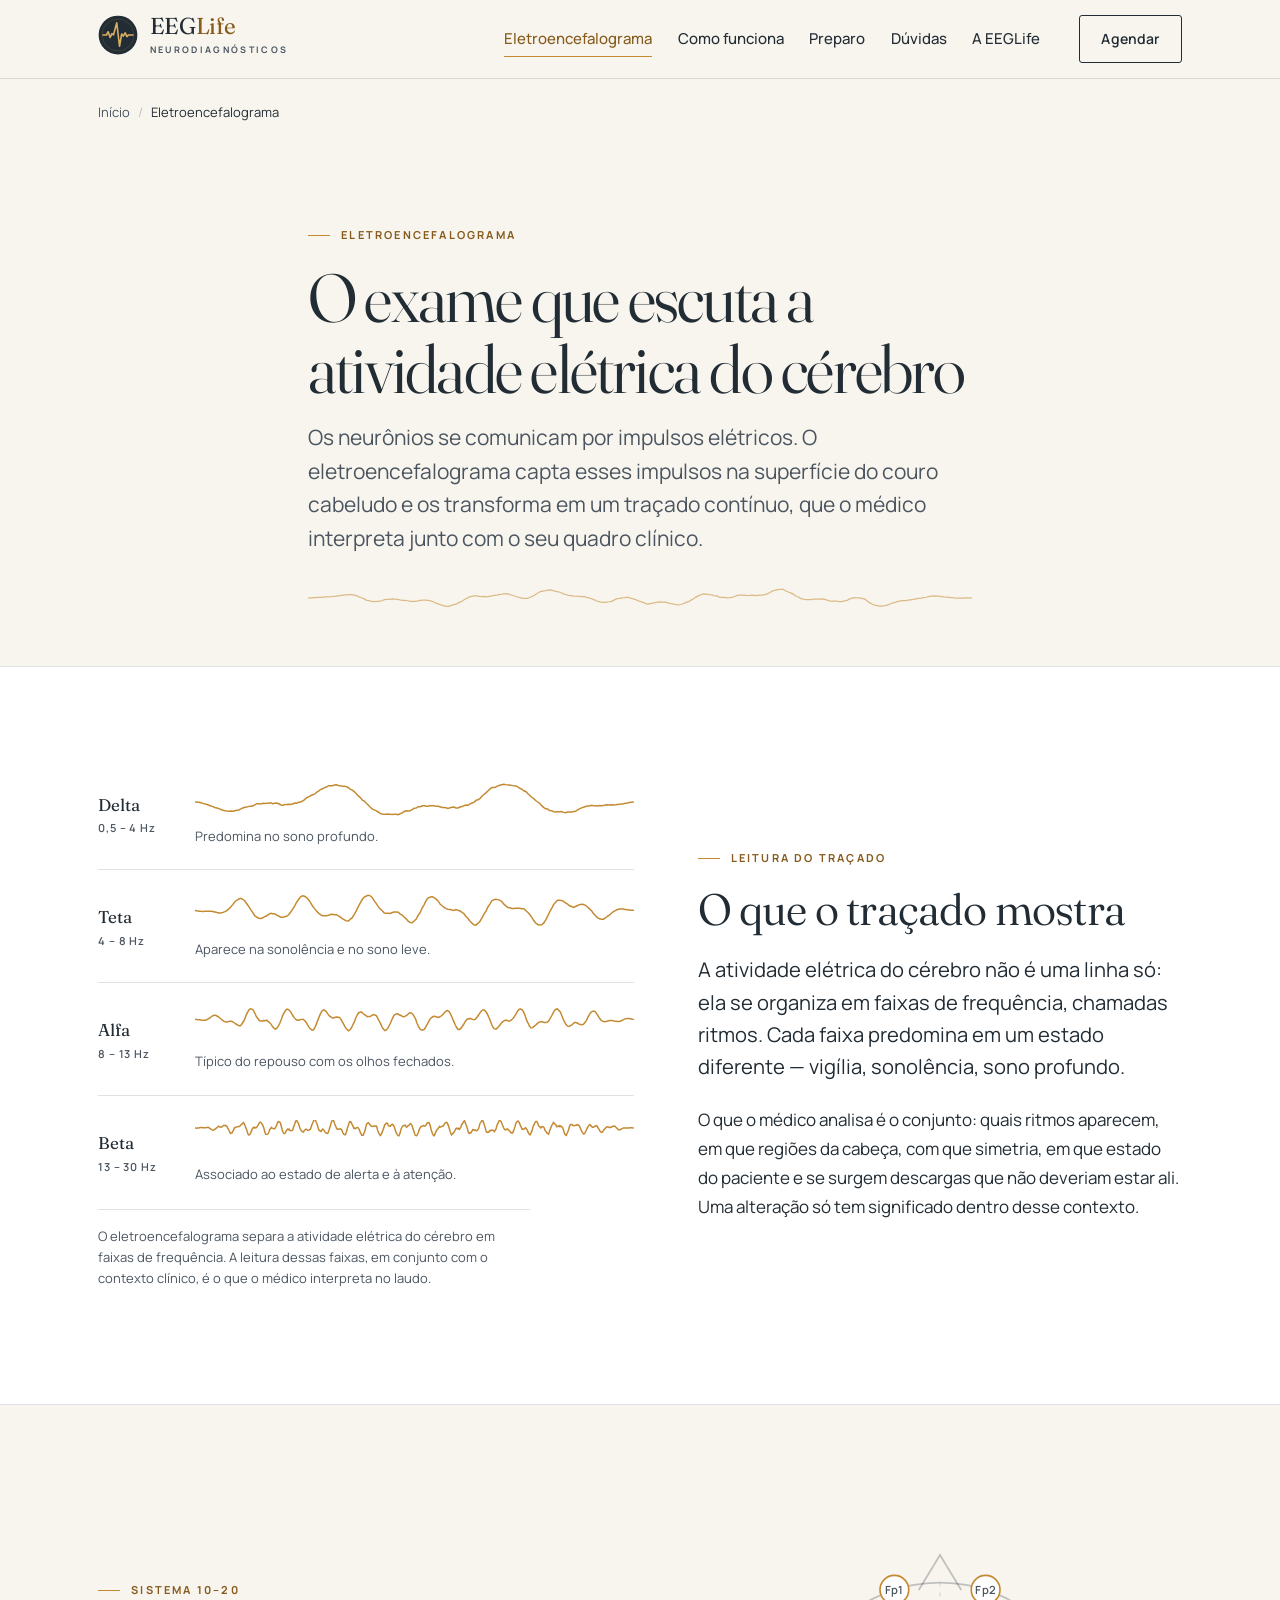
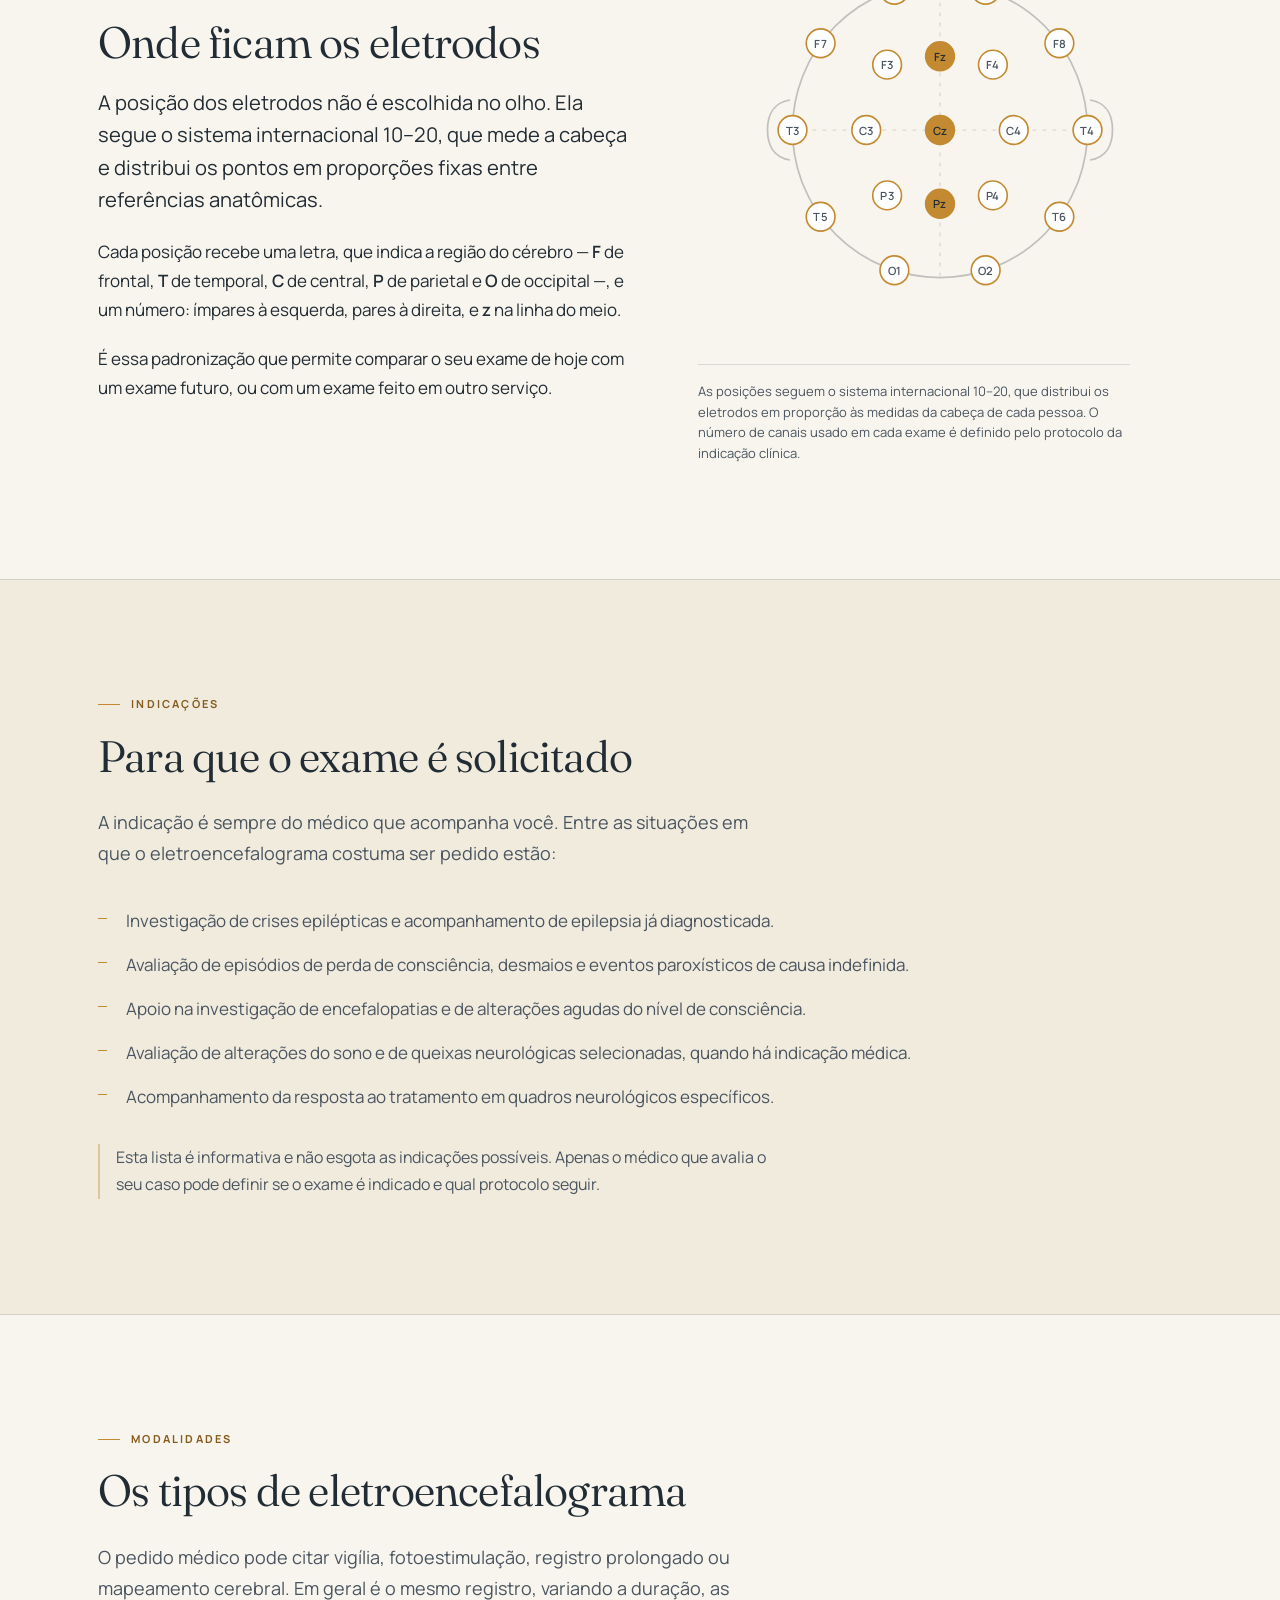
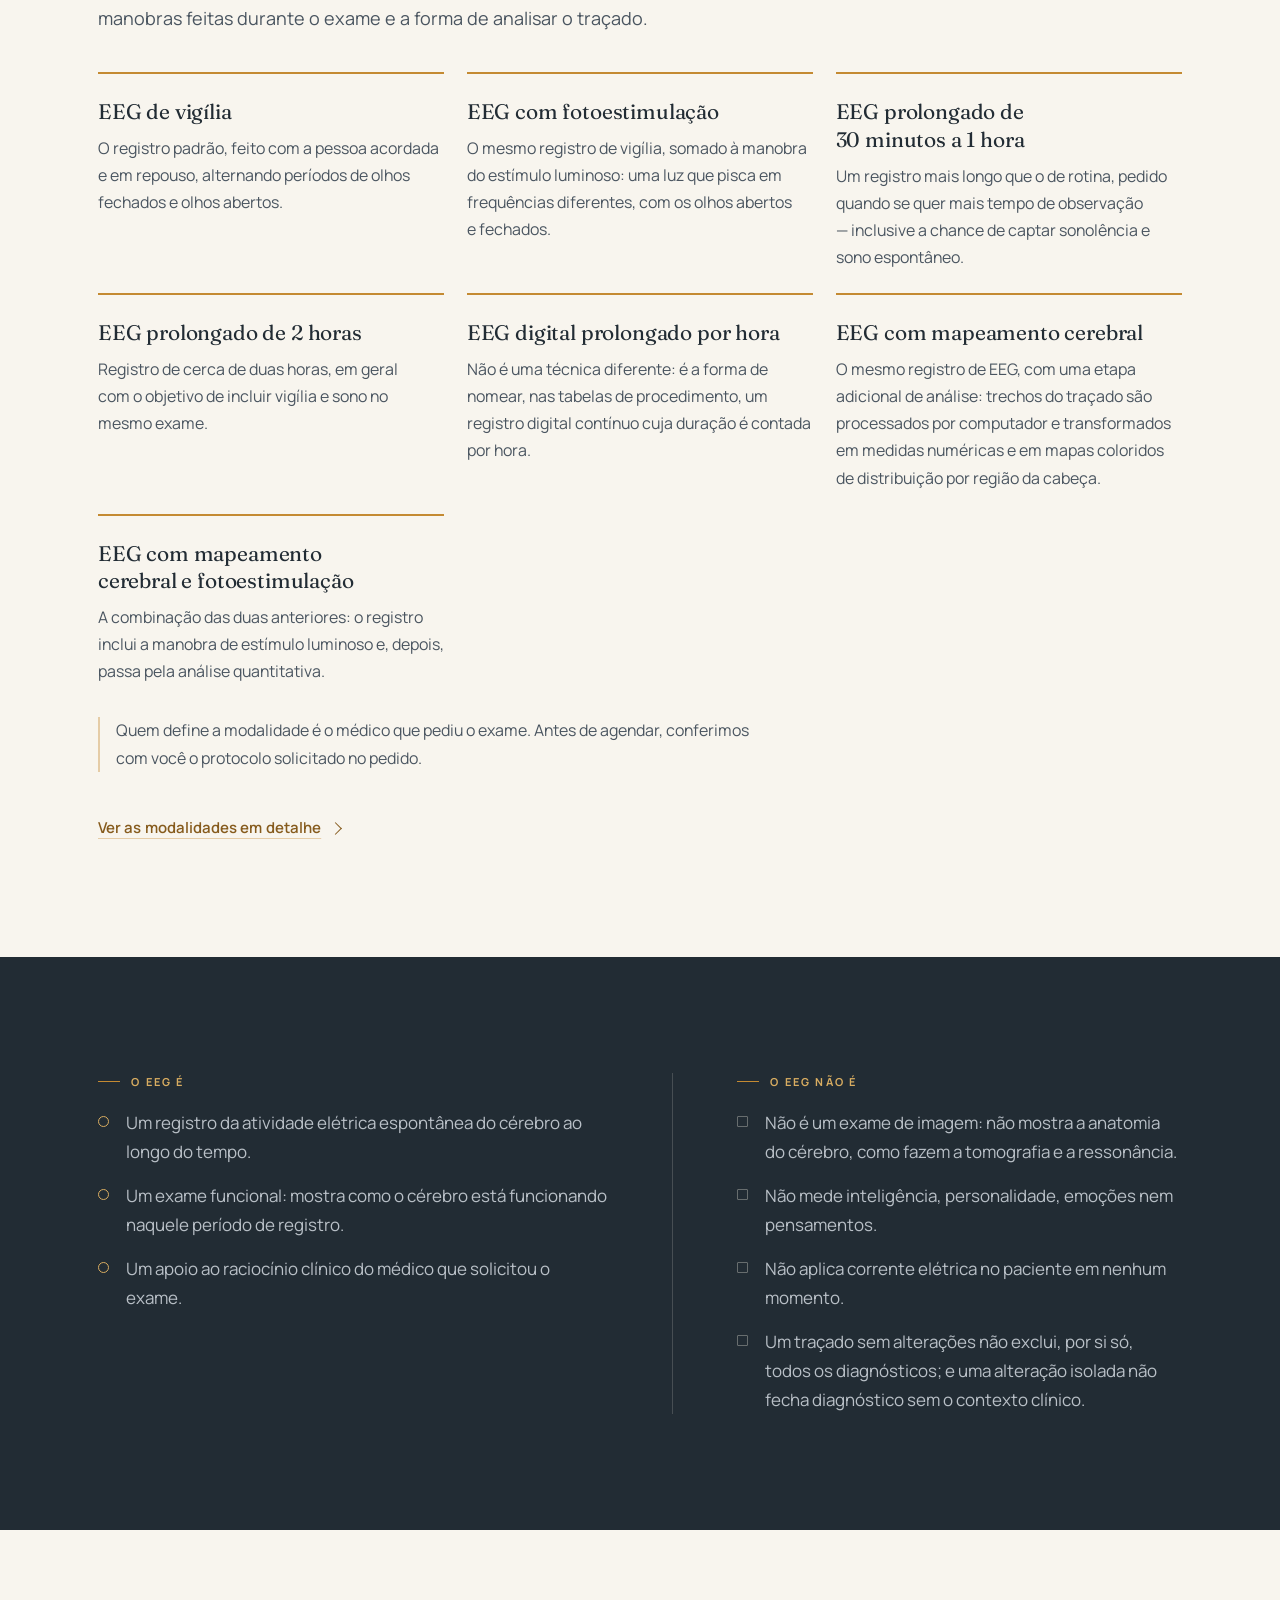
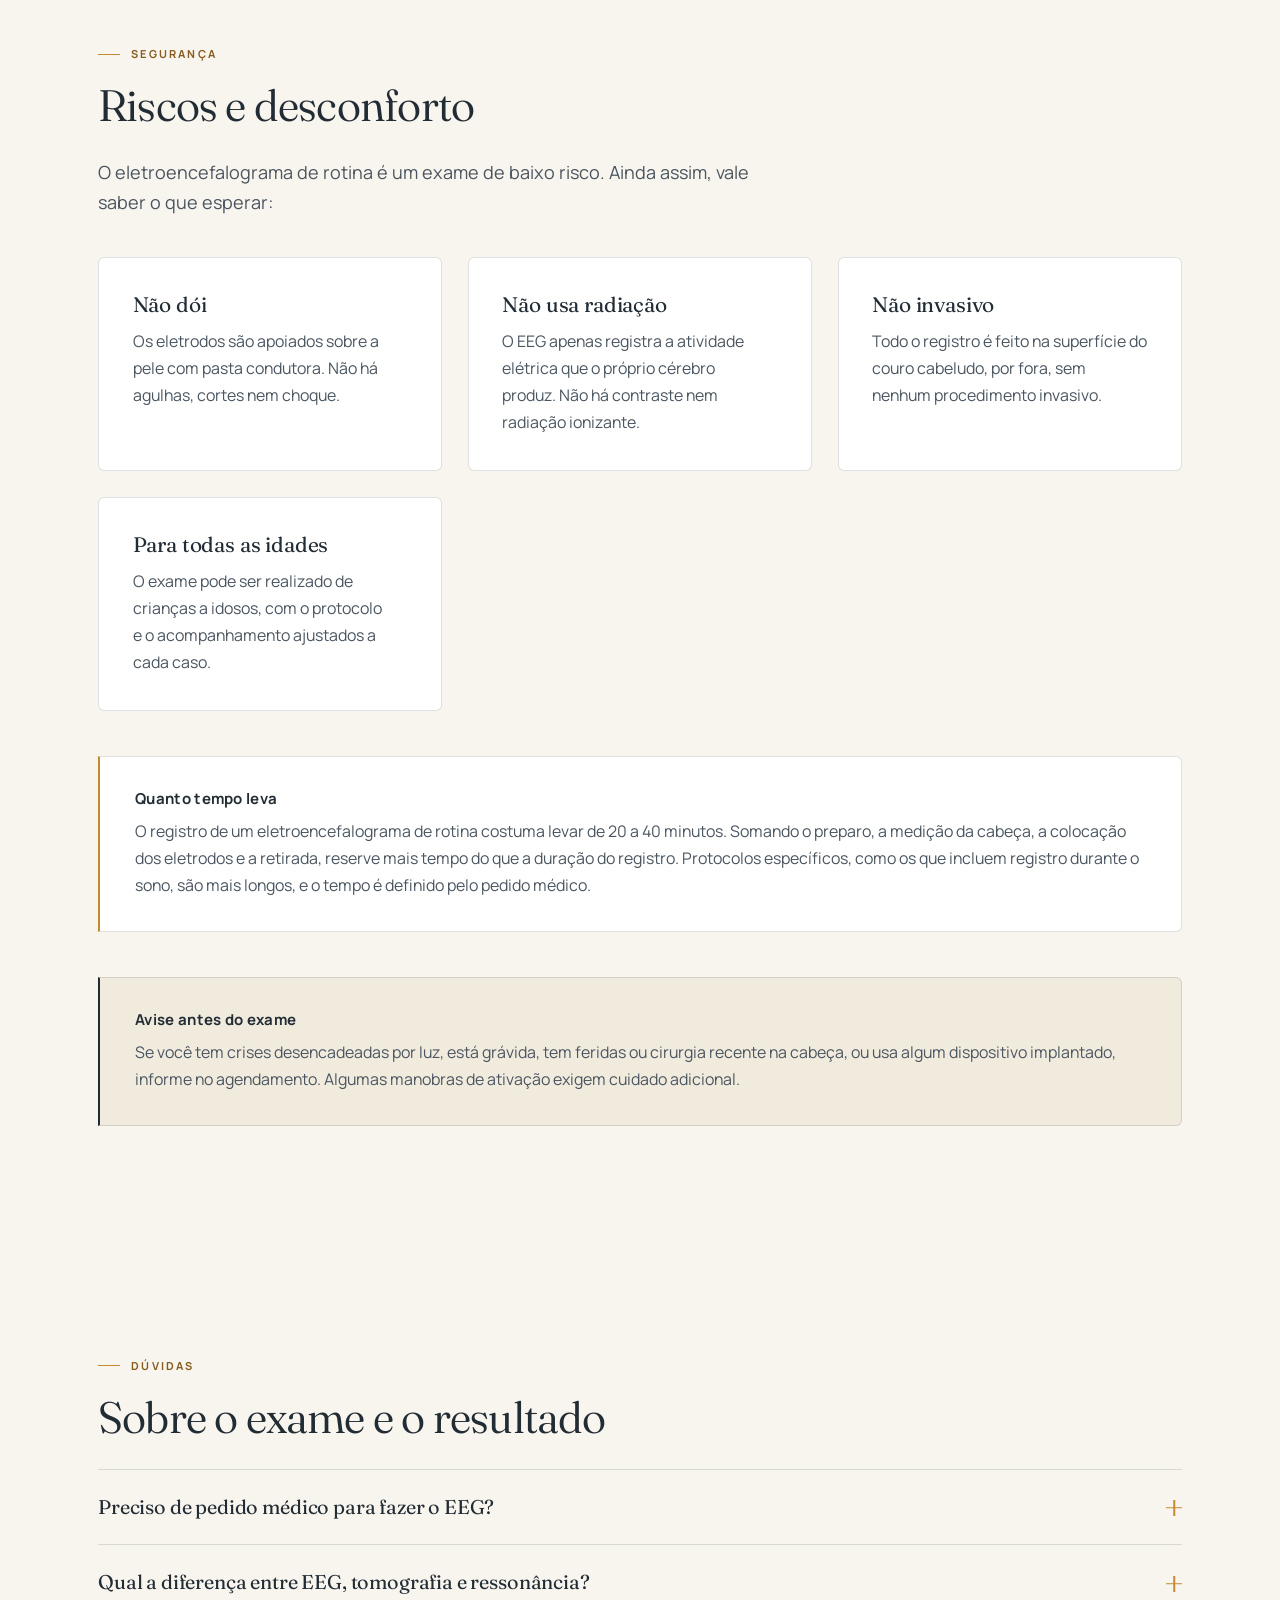
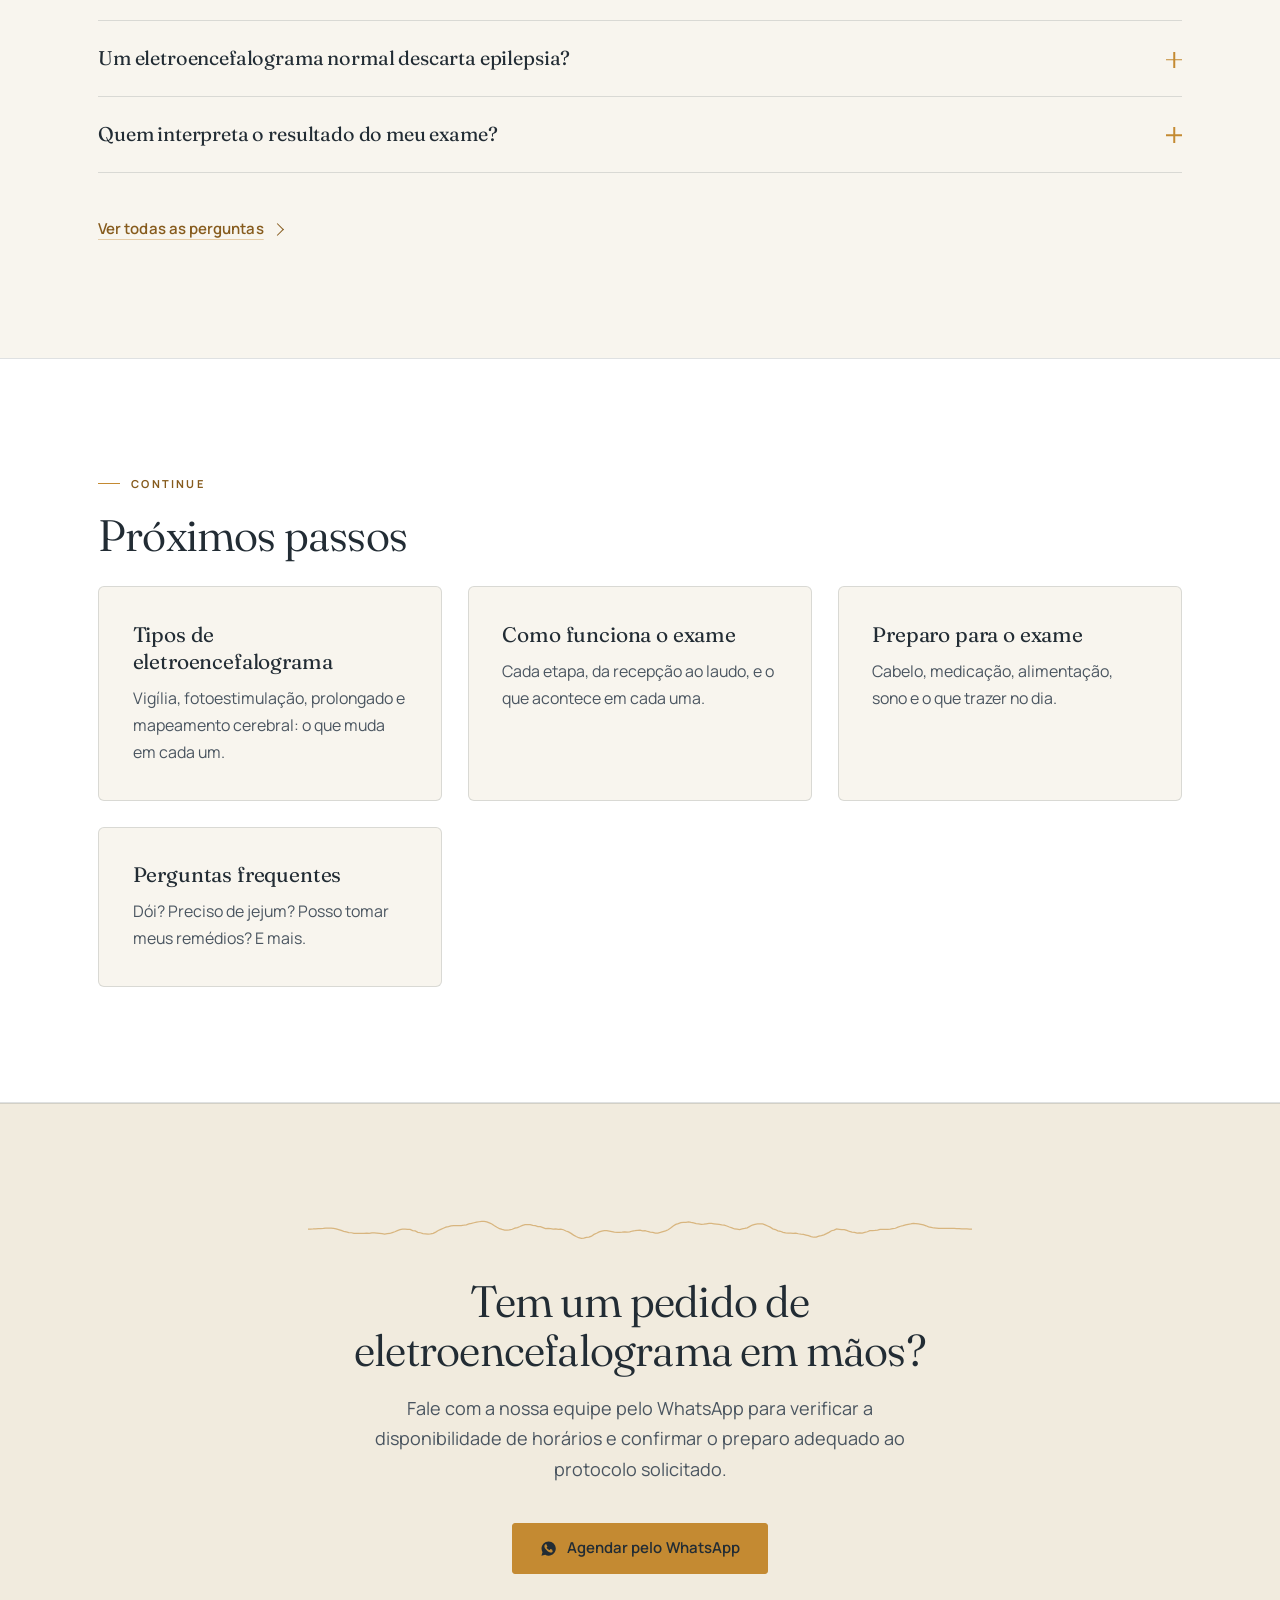
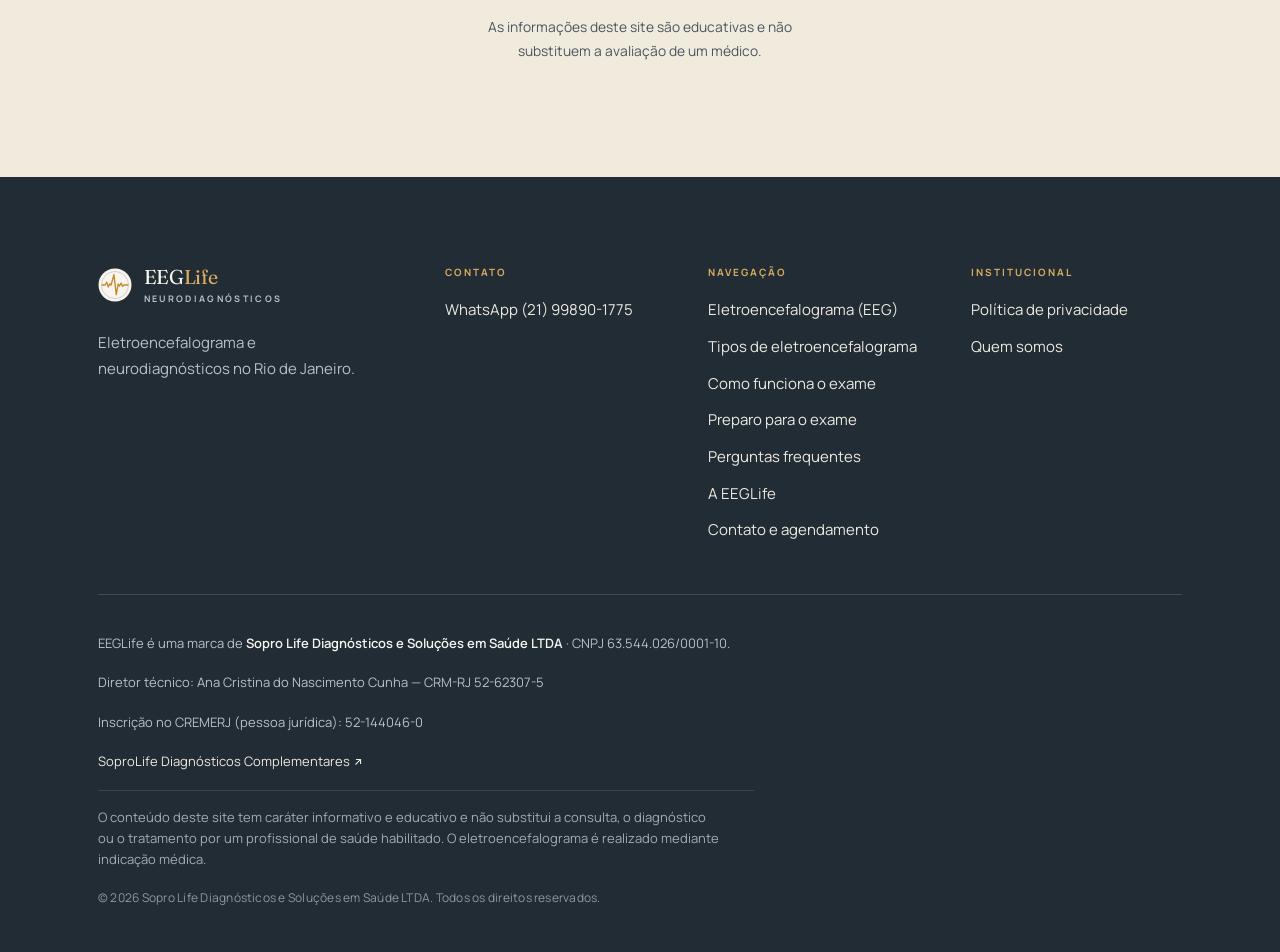
<file: eletroencefalograma/index.html>
<!DOCTYPE html>
<html lang="pt-BR">
<head>
  <meta charset="utf-8"/>
  <!-- Marca que há JavaScript antes da primeira pintura: no celular o menu já
       nasce recolhido, em vez de aparecer empilhado e colapsar depois. Sem
       JavaScript a classe não entra e a navegação fica visível e utilizável. -->
  <script>document.documentElement.className+=' tem-js';</script>
  <meta name="viewport" content="width=device-width, initial-scale=1"/>
  <title>Eletroencefalograma (EEG): o que é e para que serve | EEGLife</title>
  <meta name="description" content="O que é o eletroencefalograma, para que serve e o que diferencia o EEG da tomografia e da ressonância. Exame indolor, sem radiação, com laudo médico."/>
  <link rel="canonical" href="https://eeglife.com.br/eletroencefalograma/"/>
  <meta name="robots" content="index, follow, max-image-preview:large"/>
  <meta name="theme-color" content="#F8F5EE" media="(prefers-color-scheme: light)"/>
  <meta name="theme-color" content="#1A232A" media="(prefers-color-scheme: dark)"/>

  <meta property="og:type" content="website"/>
  <meta property="og:site_name" content="EEGLife"/>
  <meta property="og:locale" content="pt_BR"/>
  <meta property="og:title" content="Eletroencefalograma (EEG): o que é e para que serve | EEGLife"/>
  <meta property="og:description" content="O que é o eletroencefalograma, para que serve e o que diferencia o EEG da tomografia e da ressonância. Exame indolor, sem radiação, com laudo médico."/>
  <meta property="og:url" content="https://eeglife.com.br/eletroencefalograma/"/>
  <meta property="og:image" content="https://eeglife.com.br/assets/img/eeglife-og.png"/>
  <meta property="og:image:width" content="1200"/>
  <meta property="og:image:height" content="630"/>
  <meta property="og:image:alt" content="EEGLife — Neurodiagnósticos"/>
  <meta name="twitter:card" content="summary_large_image"/>

  <link rel="icon" href="/assets/img/favicon.svg" type="image/svg+xml"/>
  <link rel="icon" href="/assets/img/favicon-32.png" sizes="32x32" type="image/png"/>
  <link rel="apple-touch-icon" href="/assets/img/apple-touch-icon.png"/>
  <link rel="manifest" href="/site.webmanifest"/>

  <link rel="preload" href="/assets/fonts/fraunces-latin.woff2" as="font" type="font/woff2" crossorigin/>
  <link rel="preload" href="/assets/fonts/manrope-latin.woff2" as="font" type="font/woff2" crossorigin/>
  <link rel="stylesheet" href="/assets/css/eeglife.css"/>
  <script type="application/ld+json">{
  "@context": "https://schema.org",
  "@graph": [
    {
      "@type": "MedicalBusiness",
      "@id": "https://eeglife.com.br/#eeglife",
      "name": "EEGLife",
      "alternateName": "EEGLife Neurodiagnósticos",
      "legalName": "Sopro Life Diagnósticos e Soluções em Saúde LTDA",
      "url": "https://eeglife.com.br/",
      "description": "Eletroencefalograma e neurodiagnósticos no Rio de Janeiro.",
      "medicalSpecialty": "Neurologic",
      "areaServed": {
        "@type": "City",
        "name": "Rio de Janeiro"
      },
      "parentOrganization": {
        "@type": "Organization",
        "name": "Sopro Life Diagnósticos e Soluções em Saúde LTDA",
        "url": "https://soprolife.com.br",
        "taxID": "63.544.026/0001-10"
      },
      "availableService": [
        {
          "@type": "MedicalTest",
          "name": "Eletroencefalograma (EEG)",
          "description": "Registro da atividade elétrica do cérebro por meio de eletrodos posicionados no couro cabeludo.",
          "url": "https://eeglife.com.br/eletroencefalograma/"
        }
      ],
      "telephone": "+5521998901775",
      "address": {
        "@type": "PostalAddress",
        "addressLocality": "Rio de Janeiro",
        "addressRegion": "RJ",
        "addressCountry": "BR"
      }
    },
    {
      "@type": "WebSite",
      "@id": "https://eeglife.com.br/#site",
      "name": "EEGLife",
      "url": "https://eeglife.com.br/",
      "inLanguage": "pt-BR",
      "publisher": {
        "@id": "https://eeglife.com.br/#eeglife"
      }
    },
    {
      "@type": "WebPage",
      "@id": "https://eeglife.com.br/eletroencefalograma/",
      "url": "https://eeglife.com.br/eletroencefalograma/",
      "name": "Eletroencefalograma (EEG): o que é e para que serve | EEGLife",
      "description": "O que é o eletroencefalograma, para que serve e o que diferencia o EEG da tomografia e da ressonância. Exame indolor, sem radiação, com laudo médico.",
      "inLanguage": "pt-BR",
      "isPartOf": {
        "@id": "https://eeglife.com.br/#site"
      },
      "about": {
        "@id": "https://eeglife.com.br/#eeglife"
      }
    },
    {
      "@type": "FAQPage",
      "mainEntity": [
        {
          "@type": "Question",
          "name": "Preciso de pedido médico para fazer o EEG?",
          "acceptedAnswer": {
            "@type": "Answer",
            "text": "Sim. O eletroencefalograma é um exame complementar e é realizado mediante indicação médica. O pedido traz o protocolo a ser seguido e o motivo clínico da investigação, informações que o médico usa depois para interpretar o traçado."
          }
        },
        {
          "@type": "Question",
          "name": "Qual a diferença entre EEG, tomografia e ressonância?",
          "acceptedAnswer": {
            "@type": "Answer",
            "text": "O eletroencefalograma é um exame funcional: ele registra, ao longo do tempo, a atividade elétrica que o cérebro produz. Mostra como o cérebro está funcionando durante o período de registro. A tomografia e a ressonância magnética são exames de imagem: mostram a estrutura e a anatomia do cérebro. Eles respondem a perguntas diferentes e, em muitos casos, são complementares ao EEG, não substitutos."
          }
        },
        {
          "@type": "Question",
          "name": "Um eletroencefalograma normal descarta epilepsia?",
          "acceptedAnswer": {
            "@type": "Answer",
            "text": "Não necessariamente. O eletroencefalograma registra um intervalo de tempo determinado, e alterações podem não ocorrer justamente durante aquele registro. Um traçado sem alterações, isoladamente, não exclui o diagnóstico. Por outro lado, uma alteração isolada no traçado também não fecha diagnóstico. O resultado só tem sentido interpretado em conjunto com a história clínica, o exame neurológico e os demais exames — e essa leitura é do médico que acompanha você."
          }
        },
        {
          "@type": "Question",
          "name": "Quem interpreta o resultado do meu exame?",
          "acceptedAnswer": {
            "@type": "Answer",
            "text": "O traçado é analisado e laudado por médico, que o interpreta sempre em conjunto com as informações clínicas e com o motivo do pedido. A conduta a partir do laudo é definida pelo médico que solicitou o exame, em consulta. O laudo não é, por si só, uma orientação de tratamento."
          }
        }
      ]
    },
    {
      "@type": "MedicalTest",
      "@id": "https://eeglife.com.br/eletroencefalograma/#exame",
      "name": "Eletroencefalograma (EEG)",
      "alternateName": "EEG",
      "description": "Exame que registra a atividade elétrica do cérebro por meio de eletrodos posicionados no couro cabeludo, com laudo médico.",
      "usedToDiagnose": [
        {
          "@type": "MedicalCondition",
          "name": "Epilepsia"
        },
        {
          "@type": "MedicalCondition",
          "name": "Crises epilépticas"
        },
        {
          "@type": "MedicalCondition",
          "name": "Encefalopatias"
        }
      ]
    },
    {
      "@type": "BreadcrumbList",
      "itemListElement": [
        {
          "@type": "ListItem",
          "position": 1,
          "name": "Início",
          "item": "https://eeglife.com.br/"
        },
        {
          "@type": "ListItem",
          "position": 2,
          "name": "Eletroencefalograma",
          "item": "https://eeglife.com.br/eletroencefalograma/"
        }
      ]
    }
  ]
}</script>
</head>
<body class="">
  <a class="pular" href="#conteudo">Pular para o conteúdo</a>
  <header class="cabecalho" data-cabecalho>
  <div class="cabecalho__in wrap">
    <a class="cabecalho__marca" href="/" aria-label="EEGLife — página inicial">
      
<span class="logo">
  <svg class="logo__marca" viewBox="0 0 64 64" aria-hidden="true" focusable="false">
    <circle cx="32" cy="32" r="31" class="logo__disco"/>
    <circle cx="32" cy="32" r="25.5" class="logo__anel"/>
    <path class="logo__tracado"
          d="M8 32h5.4l2.9-5.2 3.1 9.1 2.9-6.1 2.4 2.1L30 12.4 34.4 50l3.5-19.6 2.6 3.4 2.9-5.3 3 6.1 2.2-2.6H56"
          fill="none" stroke-linecap="round" stroke-linejoin="round"/>
  </svg>
  <span class="logo__texto">
    <span class="logo__nome">EEG<em>Life</em></span>
    <span class="logo__sub">Neurodiagnósticos</span>
  </span>
</span>
    </a>
    <button class="nav-toggle" type="button" data-nav-toggle
            aria-controls="nav-principal" aria-expanded="false"
            aria-label="Abrir o menu de navegação">
      <span class="nav-toggle__barras" aria-hidden="true"></span>
      <span data-nav-rotulo>Menu</span>
    </button>
    <nav class="nav" id="nav-principal" aria-label="Navegação principal">
      <a href="/eletroencefalograma/" aria-current="page">Eletroencefalograma</a>
<a href="/como-funciona-o-exame/">Como funciona</a>
<a href="/preparo-para-eletroencefalograma/">Preparo</a>
<a href="/perguntas-frequentes/">Dúvidas</a>
<a href="/sobre/">A EEGLife</a>
      <a class="nav__contato" href="/contato/">Contato</a>
    </nav>
    <a class="cabecalho__cta" href="https://wa.me/5521998901775?text=Ol%C3%A1!%20Gostaria%20de%20verificar%20a%20disponibilidade%20para%20agendar%20um%20eletroencefalograma%20(EEG)%20com%20a%20EEGLife." target="_blank"
         rel="noopener noreferrer" data-eeg-cta="cabecalho">Agendar</a>
  </div>
</header>
  <nav class="trilha" aria-label="Você está em">
    <div class="wrap">
      <ol>
        <li><a href="/">Início</a></li>
<li><span aria-current="page">Eletroencefalograma</span></li>
      </ol>
    </div>
  </nav>
  <main id="conteudo" tabindex="-1">
<section class="capa">
  <div class="wrap wrap--estreito">
    <p class="eyebrow">Eletroencefalograma</p>
    <h1 class="capa__titulo">O exame que escuta a atividade elétrica do cérebro</h1>
    <p class="capa__texto">
      Os neurônios se comunicam por impulsos elétricos. O eletroencefalograma
      capta esses impulsos na superfície do couro cabeludo e os transforma em um
      traçado contínuo, que o médico interpreta junto com o seu quadro clínico.
    </p>
    <div class="filete" aria-hidden="true">
    <svg viewBox="0 0 1200 24" preserveAspectRatio="none"
           aria-hidden="true" focusable="false">
      <path d="M0 11 L4.6 10.8 L9.2 10.6 L13.8 10.4 L18.5 10.2 L23.1 10.1 L27.7 9.9 L32.3 9.7 L36.9 9.6 L41.5 9.5 L46.2 9.1 L50.8 8.9 L55.4 8.5 L60 8.1 L64.6 7.8 L69.2 7.5 L73.8 7.3 L78.5 7.3 L83.1 7.8 L87.7 8.3 L92.3 9.6 L96.9 10.6 L101.5 11.9 L106.2 13.4 L110.8 13.8 L115.4 14.7 L120 14.8 L124.6 14.7 L129.2 14.7 L133.8 13.6 L138.5 12.7 L143.1 12.4 L147.7 12.4 L152.3 12 L156.9 12.2 L161.5 12.3 L166.2 13 L170.8 13.4 L175.4 13.4 L180 13.9 L184.6 14.6 L189.2 14.5 L193.8 14.5 L198.5 14.1 L203.1 13.4 L207.7 13.1 L212.3 13.1 L216.9 13.4 L221.5 14 L226.2 15 L230.8 16.6 L235.4 17.3 L240 18.5 L244.6 19.3 L249.2 20 L253.8 20 L258.5 19.2 L263.1 18.1 L267.7 17.7 L272.3 16 L276.9 14.9 L281.5 13.1 L286.2 11.5 L290.8 10 L295.4 9.2 L300 8.6 L304.6 8.5 L309.2 9.2 L313.8 9.3 L318.5 9.1 L323.1 9.7 L327.7 9.1 L332.3 8.7 L336.9 8 L341.5 7.7 L346.2 6.9 L350.8 6.8 L355.4 6.4 L360 6.2 L364.6 7.3 L369.2 7.9 L373.8 8.7 L378.5 9.8 L383.1 10.5 L387.7 11.3 L392.3 11.4 L396.9 11.4 L401.5 10.1 L406.2 8.8 L410.8 7.4 L415.4 5.5 L420 3.9 L424.6 3.4 L429.2 2.9 L433.8 2.3 L438.5 2 L443.1 2.8 L447.7 3.7 L452.3 4.1 L456.9 4.9 L461.5 6.4 L466.2 7.1 L470.8 8 L475.4 8.4 L480 8.8 L484.6 9 L489.2 9.1 L493.8 9.3 L498.5 9.2 L503.1 10.3 L507.7 10.7 L512.3 11.7 L516.9 12.7 L521.5 14.2 L526.2 14.8 L530.8 15.6 L535.4 15.6 L540 15.3 L544.6 15 L549.2 14.6 L553.8 13 L558.5 11.6 L563.1 11.3 L567.7 10.7 L572.3 10.5 L576.9 10.1 L581.5 10.8 L586.2 11.7 L590.8 12.5 L595.4 13.5 L600 14.7 L604.6 15.4 L609.2 16.7 L613.8 17.6 L618.5 17 L623.1 16.5 L627.7 15.9 L632.3 15.5 L636.9 15.2 L641.5 15.3 L646.2 15.4 L650.8 16.3 L655.4 17 L660 17.2 L664.6 18.1 L669.2 18.3 L673.8 18 L678.5 17.2 L683.1 15.7 L687.7 14.9 L692.3 13.2 L696.9 11.8 L701.5 9.7 L706.2 8.3 L710.8 7.1 L715.4 6.3 L720 6.6 L724.6 7.1 L729.2 7.4 L733.8 8.4 L738.5 8.7 L743.1 9.9 L747.7 10.3 L752.3 10.3 L756.9 10.7 L761.5 10.6 L766.2 10.2 L770.8 9.3 L775.4 8.1 L780 7.8 L784.6 7.9 L789.2 7.8 L793.8 8.2 L798.5 8.1 L803.1 7.9 L807.7 8.3 L812.3 8 L816.9 7.7 L821.5 7.7 L826.2 7.2 L830.8 6.2 L835.4 4.7 L840 3.2 L844.6 2.2 L849.2 1.7 L853.8 1.5 L858.5 1.5 L863.1 3 L867.7 4.4 L872.3 5.3 L876.9 6.7 L881.5 8.7 L886.2 9.8 L890.8 11.5 L895.4 12.1 L900 12.8 L904.6 12.6 L909.2 12.7 L913.8 12.1 L918.5 12.1 L923.1 12.1 L927.7 11.8 L932.3 12.1 L936.9 13 L941.5 14.1 L946.2 14.2 L950.8 14.4 L955.4 14.2 L960 14.9 L964.6 14.9 L969.2 14 L973.8 13.6 L978.5 12.1 L983.1 11.1 L987.7 10.4 L992.3 10.9 L996.9 10.8 L1001.5 11.3 L1006.2 12.2 L1010.8 14.1 L1015.4 16.2 L1020 17.7 L1024.6 18.6 L1029.2 19.2 L1033.8 20 L1038.5 19.4 L1043.1 19.3 L1047.7 18.5 L1052.3 17.4 L1056.9 16.1 L1061.5 15.7 L1066.2 14.6 L1070.8 14 L1075.4 13.7 L1080 13.7 L1084.6 13.3 L1089.2 12.9 L1093.8 12.5 L1098.5 11.9 L1103.1 11.4 L1107.7 11.1 L1112.3 10.5 L1116.9 10.1 L1121.5 9.5 L1126.2 8.9 L1130.8 8.5 L1135.4 8.8 L1140 8.9 L1144.6 9.3 L1149.2 9.7 L1153.8 10 L1158.5 10.3 L1163.1 10.6 L1167.7 10.9 L1172.3 11 L1176.9 11 L1181.5 11 L1186.2 11 L1190.8 10.9 L1195.4 10.9 L1200 11" fill="none" stroke="currentColor" stroke-width="1.25"
        stroke-linecap="round" vector-effect="non-scaling-stroke"/>
    </svg>
  </div>
  </div>
</section>
<section id="como-se-le" class="secao secao--claro">
    <div class="wrap wrap--normal">
      
      <div class="duas-colunas duas-colunas--invertido">
      <div class="duas-colunas__texto">
        <p class="eyebrow">Leitura do traçado</p>
        <h2 class="secao__titulo">O que o traçado mostra</h2>
        <p class="texto-guia">
          A atividade elétrica do cérebro não é uma linha só: ela se organiza em
          faixas de frequência, chamadas ritmos. Cada faixa predomina em um
          estado diferente — vigília, sonolência, sono profundo.
        </p>
        <p>
          O que o médico analisa é o conjunto: quais ritmos aparecem, em que
          regiões da cabeça, com que simetria, em que estado do paciente e se
          surgem descargas que não deveriam estar ali. Uma alteração só tem
          significado dentro desse contexto.
        </p>
      </div>
      <div class="duas-colunas__arte"><figure class="ilustracao ilustracao--bandas">
    <div class="bandas"><div class="banda">
      <div class="banda__id">
        <span class="banda__nome">Delta</span>
        <span class="banda__hz">0,5 – 4 Hz</span>
      </div>
      <svg class="banda__tracado" viewBox="0 0 320 44" preserveAspectRatio="none"
           role="img" aria-label="Traçado característico do ritmo Delta, de 0,5 – 4 Hz">
        <path d="M0 22 L1.5 22.1 L2.9 22.4 L4.4 22.8 L5.8 23.5 L7.3 24.1 L8.7 24.8 L10.2 25.6 L11.6 26.4 L13.1 27.1 L14.5 28 L16 28.7 L17.5 29.3 L18.9 30.3 L20.4 31.1 L21.8 31.6 L23.3 31.9 L24.7 32.1 L26.2 31.9 L27.6 32.2 L29.1 31.6 L30.5 31.1 L32 30.7 L33.5 29.6 L34.9 28.6 L36.4 27.7 L37.8 27.6 L39.3 26.8 L40.7 26.6 L42.2 26.5 L43.6 25.2 L45.1 23.8 L46.5 23.9 L48 24.3 L49.5 23.5 L50.9 23.6 L52.4 23.5 L53.8 23.4 L55.3 22.9 L56.7 23.9 L58.2 23.4 L59.6 23.2 L61.1 23.9 L62.5 25 L64 25.7 L65.5 24.8 L66.9 24.7 L68.4 24.5 L69.8 24.7 L71.3 24.2 L72.7 23.2 L74.2 23.3 L75.6 22.2 L77.1 22.1 L78.5 20.9 L80 19.4 L81.5 17.3 L82.9 16.3 L84.4 15.1 L85.8 14.1 L87.3 13.4 L88.7 11.4 L90.2 10.1 L91.6 8.3 L93.1 7.5 L94.5 6.2 L96 5.5 L97.5 4 L98.9 4 L100.4 4.1 L101.8 3.4 L103.3 3 L104.7 3.8 L106.2 4.2 L107.6 4.8 L109.1 4.6 L110.5 5.1 L112 6.3 L113.5 8.1 L114.9 9 L116.4 10.8 L117.8 13 L119.3 15.3 L120.7 17.2 L122.2 20 L123.6 21.1 L125.1 23.4 L126.5 25.3 L128 27.7 L129.5 29.8 L130.9 30.6 L132.4 31.8 L133.8 33 L135.3 34.7 L136.7 35.2 L138.2 35.6 L139.6 35.5 L141.1 35.2 L142.5 35.6 L144 35.7 L145.5 35.6 L146.9 35.5 L148.4 35.9 L149.8 34.9 L151.3 34 L152.7 32.5 L154.2 31.7 L155.6 31.8 L157.1 31.6 L158.5 30.4 L160 28.8 L161.5 28.6 L162.9 27.2 L164.4 27.2 L165.8 26.4 L167.3 25.9 L168.7 26.6 L170.2 26.7 L171.6 26.2 L173.1 26.2 L174.5 26.1 L176 26.8 L177.5 26.6 L178.9 27.2 L180.4 28.1 L181.8 28.1 L183.3 28.4 L184.7 29 L186.2 28.4 L187.6 27.8 L189.1 27.6 L190.5 28.6 L192 28.5 L193.5 27.5 L194.9 27 L196.4 26.2 L197.8 25.4 L199.3 25.5 L200.7 24.4 L202.2 23.1 L203.6 22.4 L205.1 20.2 L206.5 19.5 L208 18.4 L209.5 15.6 L210.9 13.8 L212.4 11.9 L213.8 9.9 L215.3 7.9 L216.7 6.1 L218.2 6 L219.6 5.5 L221.1 4.3 L222.5 3.6 L224 3 L225.5 2.4 L226.9 2.9 L228.4 3.3 L229.8 3.2 L231.3 3.7 L232.7 4.1 L234.2 4.3 L235.6 5.4 L237.1 6.9 L238.5 7.9 L240 9.6 L241.5 10.4 L242.9 12.6 L244.4 14.6 L245.8 16.8 L247.3 18.2 L248.7 20.4 L250.2 22 L251.6 23.4 L253.1 26 L254.5 27.9 L256 29.5 L257.5 29.8 L258.9 31.4 L260.4 31.5 L261.8 32.7 L263.3 32.9 L264.7 32.7 L266.2 32.7 L267.6 32.4 L269.1 33.4 L270.5 33.9 L272 33 L273.5 33 L274.9 33 L276.4 32.5 L277.8 32.3 L279.3 30.7 L280.7 29.6 L282.2 28.5 L283.6 27.8 L285.1 26.9 L286.5 26.3 L288 26.3 L289.5 25.7 L290.9 26 L292.4 26.1 L293.8 26.3 L295.3 25.9 L296.7 26.2 L298.2 25.9 L299.6 25.4 L301.1 25.1 L302.5 25.2 L304 24.9 L305.5 25.2 L306.9 25 L308.4 24.7 L309.8 24.6 L311.3 24.1 L312.7 23.9 L314.2 23.4 L315.6 23.1 L317.1 22.6 L318.5 22.3 L320 22" fill="none"
              stroke="currentColor" stroke-width="1.5" stroke-linecap="round"
              vector-effect="non-scaling-stroke"/>
      </svg>
      <p class="banda__nota">Predomina no sono profundo.</p>
    </div>
<div class="banda">
      <div class="banda__id">
        <span class="banda__nome">Teta</span>
        <span class="banda__hz">4 – 8 Hz</span>
      </div>
      <svg class="banda__tracado" viewBox="0 0 320 44" preserveAspectRatio="none"
           role="img" aria-label="Traçado característico do ritmo Teta, de 4 – 8 Hz">
        <path d="M0 18 L1.5 18.5 L2.9 18.9 L4.4 19.1 L5.8 19.2 L7.3 19.1 L8.7 19.1 L10.2 19.1 L11.6 18.9 L13.1 19.2 L14.5 19.8 L16 20.4 L17.5 20.9 L18.9 20.9 L20.4 20.2 L21.8 19.4 L23.3 18.2 L24.7 16.4 L26.2 14.1 L27.6 11.7 L29.1 8.5 L30.5 6.9 L32 5.4 L33.5 4.8 L34.9 5.8 L36.4 7.7 L37.8 10.7 L39.3 13.9 L40.7 17.2 L42.2 20.4 L43.6 23.8 L45.1 25.4 L46.5 26.6 L48 27 L49.5 26.2 L50.9 24.9 L52.4 23.9 L53.8 22.4 L55.3 21.3 L56.7 21.7 L58.2 21.8 L59.6 23.3 L61.1 24.2 L62.5 25.6 L64 25.7 L65.5 25 L66.9 24.5 L68.4 22.9 L69.8 20.1 L71.3 16.7 L72.7 13.3 L74.2 8.9 L75.6 6.1 L77.1 3 L78.5 1.9 L80 2.5 L81.5 3.9 L82.9 6.3 L84.4 9.4 L85.8 13.3 L87.3 16.1 L88.7 18.8 L90.2 21 L91.6 22.7 L93.1 23.8 L94.5 23.8 L96 24 L97.5 23.4 L98.9 22.6 L100.4 22.3 L101.8 22.8 L103.3 22.8 L104.7 24.1 L106.2 25.4 L107.6 27.1 L109.1 28.5 L110.5 29.4 L112 29.7 L113.5 27.7 L114.9 25.8 L116.4 22.1 L117.8 18.3 L119.3 13.7 L120.7 9.7 L122.2 5.8 L123.6 3.3 L125.1 2.2 L126.5 1.4 L128 2 L129.5 4.2 L130.9 7.6 L132.4 10.6 L133.8 13.9 L135.3 16.5 L136.7 18.5 L138.2 20.9 L139.6 21.2 L141.1 21.2 L142.5 21.5 L144 20.4 L145.5 19.8 L146.9 19.8 L148.4 20 L149.8 22.1 L151.3 23.3 L152.7 25.3 L154.2 27.3 L155.6 29.8 L157.1 31.3 L158.5 31.5 L160 29.7 L161.5 27.5 L162.9 23.6 L164.4 20.3 L165.8 15.4 L167.3 11.6 L168.7 7.3 L170.2 4.3 L171.6 3.6 L173.1 2.8 L174.5 4.1 L176 5.6 L177.5 7.6 L178.9 11.1 L180.4 12.9 L181.8 14.6 L183.3 16.1 L184.7 16.8 L186.2 17.1 L187.6 17.7 L189.1 18.1 L190.5 17.2 L192 17.8 L193.5 18.7 L194.9 20.1 L196.4 21.8 L197.8 24.8 L199.3 27 L200.7 29.8 L202.2 32.1 L203.6 33.9 L205.1 34.2 L206.5 32.3 L208 30.2 L209.5 26.4 L210.9 22.5 L212.4 18.8 L213.8 14.4 L215.3 11.1 L216.7 7.4 L218.2 6.2 L219.6 5.7 L221.1 6.2 L222.5 6.7 L224 8.3 L225.5 11.2 L226.9 13 L228.4 14.8 L229.8 15.2 L231.3 16 L232.7 15.9 L234.2 15.6 L235.6 15.6 L237.1 15.8 L238.5 16.3 L240 16.2 L241.5 18.2 L242.9 20.1 L244.4 22.5 L245.8 25.5 L247.3 29.2 L248.7 31.9 L250.2 33.5 L251.6 34.1 L253.1 33.9 L254.5 32.1 L256 28.7 L257.5 24.3 L258.9 19.8 L260.4 15.7 L261.8 11.7 L263.3 9 L264.7 6.8 L266.2 6.9 L267.6 7.1 L269.1 8.1 L270.5 9.8 L272 11.2 L273.5 13 L274.9 13.8 L276.4 14.7 L277.8 13.7 L279.3 12.7 L280.7 11.7 L282.2 11.3 L283.6 11.5 L285.1 12.4 L286.5 14.3 L288 16.4 L289.5 18.5 L290.9 21.5 L292.4 23.9 L293.8 26 L295.3 27.3 L296.7 27.8 L298.2 27.7 L299.6 26.4 L301.1 24.7 L302.5 23.2 L304 21.2 L305.5 19.5 L306.9 18.2 L308.4 17.1 L309.8 16.6 L311.3 16.5 L312.7 16.6 L314.2 17 L315.6 17.3 L317.1 17.6 L318.5 17.9 L320 18" fill="none"
              stroke="currentColor" stroke-width="1.5" stroke-linecap="round"
              vector-effect="non-scaling-stroke"/>
      </svg>
      <p class="banda__nota">Aparece na sonolência e no sono leve.</p>
    </div>
<div class="banda">
      <div class="banda__id">
        <span class="banda__nome">Alfa</span>
        <span class="banda__hz">8 – 13 Hz</span>
      </div>
      <svg class="banda__tracado" viewBox="0 0 320 44" preserveAspectRatio="none"
           role="img" aria-label="Traçado característico do ritmo Alfa, de 8 – 13 Hz">
        <path d="M0 13.6 L1.1 13.7 L2.1 13.9 L3.2 14 L4.3 14.3 L5.3 14.5 L6.4 14.6 L7.5 14.5 L8.5 14 L9.6 13.1 L10.7 12.1 L11.7 11 L12.8 9.8 L13.9 9.1 L14.9 9.1 L16 9.9 L17.1 10.9 L18.1 12.1 L19.2 13.5 L20.3 14.8 L21.3 15.8 L22.4 16.5 L23.5 16.4 L24.5 15.9 L25.6 15.8 L26.7 15.7 L27.7 16.4 L28.8 17.6 L29.9 18.7 L30.9 19.5 L32 20.7 L33.1 20.6 L34.1 19 L35.2 16.5 L36.3 13.3 L37.3 9.2 L38.4 5.6 L39.5 3 L40.5 2 L41.6 2.3 L42.7 3.7 L43.7 6.9 L44.8 10.5 L45.9 12.7 L46.9 14.9 L48 15.5 L49.1 15.5 L50.1 14.9 L51.2 15 L52.3 14.5 L53.3 15.8 L54.4 17 L55.5 18.8 L56.5 21.3 L57.6 23.2 L58.7 24.3 L59.7 23.5 L60.8 21.1 L61.9 17.9 L62.9 14.1 L64 9.4 L65.1 6.3 L66.1 3.9 L67.2 2.3 L68.3 2.8 L69.3 4.3 L70.4 6.8 L71.5 9.7 L72.5 11.7 L73.6 13.7 L74.7 14.6 L75.7 14.5 L76.8 14 L77.9 13.6 L78.9 13.4 L80 14.9 L81.1 16.7 L82.1 19.4 L83.2 22.2 L84.3 24.1 L85.3 25.4 L86.4 25.3 L87.5 22.6 L88.5 19.1 L89.6 14.9 L90.7 10.6 L91.7 7 L92.8 4.1 L93.9 3.2 L94.9 3.8 L96 5.4 L97.1 7.8 L98.1 9.8 L99.2 10.9 L100.3 12.1 L101.3 12 L102.4 11.2 L103.5 11 L104.5 11.3 L105.6 11.7 L106.7 13.9 L107.7 16.7 L108.8 19.7 L109.9 22.7 L110.9 24.5 L112 26.2 L113.1 25.2 L114.1 23.1 L115.2 19.8 L116.3 16.4 L117.3 12.3 L118.4 8.8 L119.5 6.3 L120.5 5.7 L121.6 5.6 L122.7 7.2 L123.7 8.5 L124.8 9.6 L125.9 10.7 L126.9 10.5 L128 10.5 L129.1 9.1 L130.1 8.4 L131.2 8.9 L132.3 9.4 L133.3 11.9 L134.4 15.2 L135.5 18.3 L136.5 21.8 L137.6 24.1 L138.7 26 L139.7 25.3 L140.8 23.3 L141.9 20.1 L142.9 17.1 L144 13 L145.1 9.7 L146.1 8.3 L147.2 7.5 L148.3 7.6 L149.3 8.8 L150.4 9.3 L151.5 10.4 L152.5 10.7 L153.6 10.1 L154.7 9 L155.7 7.7 L156.8 6.3 L157.9 6.6 L158.9 7.6 L160 10.4 L161.1 13.4 L162.1 17.9 L163.2 21.7 L164.3 24.2 L165.3 25.3 L166.4 25.2 L167.5 24.3 L168.5 21.9 L169.6 18.9 L170.7 15.8 L171.7 13.1 L172.8 11.6 L173.9 10.4 L174.9 10.3 L176 10.6 L177.1 11.4 L178.1 11.2 L179.2 10.4 L180.3 9.4 L181.3 7.6 L182.4 5.8 L183.5 4.3 L184.5 4 L185.6 5.2 L186.7 8.1 L187.7 11.5 L188.8 15.5 L189.9 19.3 L190.9 22.3 L192 24.7 L193.1 24.7 L194.1 23.5 L195.2 21.2 L196.3 18.7 L197.3 15.9 L198.4 13.9 L199.5 13 L200.5 12.7 L201.6 13 L202.7 13.6 L203.7 13.9 L204.8 13.3 L205.9 11.3 L206.9 9.1 L208 6.4 L209.1 4.4 L210.1 3.2 L211.2 3.2 L212.3 5 L213.3 7.4 L214.4 10.8 L215.5 14.8 L216.5 19 L217.6 22.3 L218.7 24.1 L219.7 24.4 L220.8 23 L221.9 21.2 L222.9 19.2 L224 17.2 L225.1 15.9 L226.1 14.8 L227.2 14.4 L228.3 15.2 L229.3 15.6 L230.4 15 L231.5 13.5 L232.5 12 L233.6 9.4 L234.7 6.8 L235.7 4.2 L236.8 2.5 L237.9 2.3 L238.9 3.1 L240 6 L241.1 9.9 L242.1 14.5 L243.2 17.9 L244.3 21.2 L245.3 23 L246.4 22.7 L247.5 21.3 L248.5 20.3 L249.6 18.6 L250.7 17.3 L251.7 16.4 L252.8 16.1 L253.9 16.5 L254.9 17 L256 17.1 L257.1 16.9 L258.1 15.3 L259.2 12.8 L260.3 9.9 L261.3 7 L262.4 4 L263.5 2.5 L264.5 2.1 L265.6 3.6 L266.7 5.5 L267.7 9 L268.8 13.3 L269.9 16.7 L270.9 19.3 L272 21.1 L273.1 21.4 L274.1 20.5 L275.2 19.7 L276.3 17.9 L277.3 16.8 L278.4 17.3 L279.5 17.9 L280.5 19.1 L281.6 19.2 L282.7 19.4 L283.7 18.8 L284.8 16.9 L285.9 14.5 L286.9 11.2 L288 8.1 L289.1 5.9 L290.1 4.8 L291.2 4.4 L292.3 5.2 L293.3 7.5 L294.4 10.1 L295.5 12.7 L296.5 14.6 L297.6 15.6 L298.7 16.1 L299.7 15.9 L300.8 15.7 L301.9 15.2 L302.9 14.9 L304 14.9 L305.1 15 L306.1 15.4 L307.2 15.7 L308.3 16 L309.3 15.9 L310.4 15.6 L311.5 14.8 L312.5 14.1 L313.6 13.3 L314.7 12.8 L315.7 12.6 L316.8 12.6 L317.9 12.9 L318.9 13.3 L320 13.6" fill="none"
              stroke="currentColor" stroke-width="1.5" stroke-linecap="round"
              vector-effect="non-scaling-stroke"/>
      </svg>
      <p class="banda__nota">Típico do repouso com os olhos fechados.</p>
    </div>
<div class="banda">
      <div class="banda__id">
        <span class="banda__nome">Beta</span>
        <span class="banda__hz">13 – 30 Hz</span>
      </div>
      <svg class="banda__tracado" viewBox="0 0 320 44" preserveAspectRatio="none"
           role="img" aria-label="Traçado característico do ritmo Beta, de 13 – 30 Hz">
        <path d="M0 8.8 L0.5 8.9 L1 9 L1.6 8.9 L2.1 8.8 L2.6 8.7 L3.1 8.6 L3.6 8.4 L4.2 8.3 L4.7 8.3 L5.2 8.3 L5.7 8.4 L6.2 8.5 L6.8 8.5 L7.3 8.5 L7.8 8.5 L8.3 8.4 L8.8 8.2 L9.4 8.1 L9.9 8.3 L10.4 8.6 L10.9 9.2 L11.4 9.7 L12 10.5 L12.5 10.9 L13 11.2 L13.5 11 L14 10.7 L14.6 10 L15.1 9.5 L15.6 9 L16.1 8.2 L16.7 7.4 L17.2 6.8 L17.7 7.2 L18.2 7.7 L18.7 8 L19.3 7.8 L19.8 7.4 L20.3 6.7 L20.8 6.1 L21.3 6 L21.9 6.2 L22.4 5.8 L22.9 6.6 L23.4 7.2 L23.9 9.1 L24.5 10.2 L25 12.1 L25.5 13.8 L26 14.8 L26.5 14.2 L27.1 14 L27.6 12.4 L28.1 11.1 L28.6 9.3 L29.1 8.3 L29.7 8.1 L30.2 7.6 L30.7 7.7 L31.2 7.3 L31.7 7.1 L32.3 7.2 L32.8 6.9 L33.3 5.5 L33.8 5.1 L34.3 4.5 L34.9 3.4 L35.4 2.8 L35.9 3.9 L36.4 5.6 L36.9 7.7 L37.5 9.7 L38 12 L38.5 14.6 L39 16.3 L39.5 16.5 L40.1 15.4 L40.6 14.4 L41.1 12.5 L41.6 10.6 L42.1 8.9 L42.7 8.6 L43.2 7.9 L43.7 8.9 L44.2 8.4 L44.7 8.5 L45.3 7.6 L45.8 6.2 L46.3 5 L46.8 3.6 L47.3 2.5 L47.9 2.4 L48.4 3 L48.9 4.3 L49.4 5.6 L50 7.7 L50.5 10 L51 13.3 L51.5 15.6 L52 15.8 L52.6 16 L53.1 15.4 L53.6 14.5 L54.1 12.7 L54.6 10.6 L55.2 9.2 L55.7 8.2 L56.2 9 L56.7 9 L57.2 9.2 L57.8 9.9 L58.3 9.6 L58.8 8.2 L59.3 7 L59.8 5 L60.4 2.5 L60.9 1.8 L61.4 2.3 L61.9 2.5 L62.4 3.5 L63 6.9 L63.5 9.7 L64 12.3 L64.5 14.2 L65 14.8 L65.6 14.8 L66.1 13.6 L66.6 11.9 L67.1 10.9 L67.6 10 L68.2 10.8 L68.7 10 L69.2 11.3 L69.7 11.7 L70.2 11.6 L70.8 11.6 L71.3 11.1 L71.8 8.2 L72.3 6.5 L72.8 4.4 L73.4 1.6 L73.9 0.8 L74.4 0.8 L74.9 2.3 L75.4 3.4 L76 6 L76.5 8.6 L77 10.1 L77.5 11.5 L78 12.2 L78.6 13 L79.1 13.3 L79.6 12.1 L80.1 11.4 L80.7 10.2 L81.2 10.2 L81.7 10.5 L82.2 11.4 L82.7 11.4 L83.3 11.1 L83.8 10.3 L84.3 10 L84.8 7.6 L85.3 5.4 L85.9 3.6 L86.4 1.5 L86.9 0.2 L87.4 -0.5 L87.9 0.1 L88.5 2.4 L89 4.1 L89.5 6.5 L90 9.2 L90.5 11.4 L91.1 11.6 L91.6 12.5 L92.1 12.6 L92.6 11 L93.1 9.9 L93.7 10.5 L94.2 11.4 L94.7 12.6 L95.2 13.8 L95.7 14 L96.3 14.7 L96.8 14.8 L97.3 13.7 L97.8 11.4 L98.3 8.7 L98.9 6.1 L99.4 3.2 L99.9 1.2 L100.4 0.2 L100.9 0.4 L101.5 1.8 L102 4.4 L102.5 6.1 L103 7.8 L103.5 9.4 L104.1 10.4 L104.6 10.3 L105.1 10 L105.6 10 L106.1 9.6 L106.7 9.9 L107.2 11.2 L107.7 13.2 L108.2 14.6 L108.7 15.7 L109.3 16.3 L109.8 16.2 L110.3 14.1 L110.8 12.2 L111.3 8.6 L111.9 6.3 L112.4 3.6 L112.9 1.8 L113.4 2 L114 2.4 L114.5 4.3 L115 5.5 L115.5 7.3 L116 9.1 L116.6 8.9 L117.1 9.6 L117.6 8.8 L118.1 8.4 L118.6 8 L119.2 8.7 L119.7 9.9 L120.2 11.5 L120.7 13.9 L121.2 15 L121.8 16.8 L122.3 16.9 L122.8 16.8 L123.3 14.7 L123.8 12.9 L124.4 9.9 L124.9 6.5 L125.4 4.2 L125.9 3.6 L126.4 2.9 L127 3.6 L127.5 5.1 L128 5.3 L128.5 6.6 L129 6.9 L129.6 7.2 L130.1 6.9 L130.6 6.7 L131.1 6.9 L131.6 6.7 L132.2 6.5 L132.7 7.6 L133.2 10.5 L133.7 13 L134.2 14.4 L134.8 15.9 L135.3 17.1 L135.8 16.4 L136.3 14.7 L136.8 12.8 L137.4 10.2 L137.9 8.4 L138.4 5.5 L138.9 4.8 L139.4 3.9 L140 3.3 L140.5 3.6 L141 5.4 L141.5 6.5 L142 6.8 L142.6 6.8 L143.1 5.6 L143.6 5.3 L144.1 4.7 L144.7 5.7 L145.2 6.6 L145.7 8.3 L146.2 11.1 L146.7 13.4 L147.3 15.2 L147.8 16.4 L148.3 17.2 L148.8 17.5 L149.3 16.2 L149.9 13.2 L150.4 10.1 L150.9 8.5 L151.4 7.1 L151.9 6.5 L152.5 6 L153 5.7 L153.5 5.8 L154 7.1 L154.5 7.9 L155.1 7.1 L155.6 6.1 L156.1 6 L156.6 5.3 L157.1 3.9 L157.7 4.4 L158.2 5.3 L158.7 7.4 L159.2 10 L159.7 12.2 L160.3 14.9 L160.8 16.8 L161.3 17.1 L161.8 17.3 L162.3 16 L162.9 14.3 L163.4 12 L163.9 9.6 L164.4 8.5 L164.9 7.3 L165.5 6.8 L166 6.9 L166.5 6.4 L167 6.2 L167.5 6.6 L168.1 6.6 L168.6 5.7 L169.1 4.7 L169.6 2.9 L170.1 2.9 L170.7 2.6 L171.2 4 L171.7 6.1 L172.2 9.3 L172.7 11.8 L173.3 14.5 L173.8 16.4 L174.3 17.3 L174.8 16.9 L175.3 15 L175.9 12.7 L176.4 11.3 L176.9 10.3 L177.4 9.7 L178 8.1 L178.5 7.1 L179 7.9 L179.5 7.6 L180 7.3 L180.6 6.6 L181.1 6.8 L181.6 5.9 L182.1 4 L182.6 3.4 L183.2 2.9 L183.7 2.5 L184.2 3.4 L184.7 5.1 L185.2 7 L185.8 10.1 L186.3 12.8 L186.8 14.9 L187.3 16.4 L187.8 15.4 L188.4 14.7 L188.9 13.8 L189.4 12.5 L189.9 11.4 L190.4 9.6 L191 9 L191.5 9.6 L192 9.1 L192.5 9.7 L193 10.3 L193.6 8.8 L194.1 7.8 L194.6 5.4 L195.1 4.5 L195.6 3.1 L196.2 1.6 L196.7 0.8 L197.2 2.3 L197.7 4.7 L198.2 6.3 L198.8 9.2 L199.3 12.1 L199.8 14.2 L200.3 14.7 L200.8 14.1 L201.4 14.2 L201.9 12.9 L202.4 11.8 L202.9 10.4 L203.4 10.8 L204 11.3 L204.5 10.7 L205 11.3 L205.5 11.8 L206 11.6 L206.6 10.3 L207.1 9.3 L207.6 6.4 L208.1 3.7 L208.7 2.6 L209.2 1.1 L209.7 0.6 L210.2 0.7 L210.7 2.9 L211.3 5.7 L211.8 8.1 L212.3 11 L212.8 13.2 L213.3 13.6 L213.9 13.5 L214.4 13.5 L214.9 12.4 L215.4 11.4 L215.9 11.8 L216.5 11 L217 11.2 L217.5 11.2 L218 11.4 L218.5 12.8 L219.1 11.7 L219.6 10.4 L220.1 8 L220.6 5.3 L221.1 4.1 L221.7 2 L222.2 0.3 L222.7 0.4 L223.2 1.4 L223.7 2.3 L224.3 4.7 L224.8 6.5 L225.3 8.7 L225.8 9.7 L226.3 10.6 L226.9 10.6 L227.4 10.7 L227.9 9.7 L228.4 10.2 L228.9 10.7 L229.5 12 L230 12.4 L230.5 13.9 L231 14 L231.5 14.6 L232.1 13.6 L232.6 11.7 L233.1 9.6 L233.6 7.3 L234.1 4.3 L234.7 2.5 L235.2 1.6 L235.7 1.1 L236.2 1.4 L236.7 2.9 L237.3 5 L237.8 6.8 L238.3 8.3 L238.8 10.3 L239.3 10 L239.9 10.3 L240.4 9.8 L240.9 8.9 L241.4 8.5 L242 9.8 L242.5 10.9 L243 12.8 L243.5 14.7 L244 15.5 L244.6 16.3 L245.1 15 L245.6 13.3 L246.1 11.6 L246.6 8.3 L247.2 6.2 L247.7 4.6 L248.2 2.8 L248.7 1.8 L249.2 1.5 L249.8 2.2 L250.3 4.1 L250.8 6.3 L251.3 7.1 L251.8 7.4 L252.4 8.7 L252.9 8.1 L253.4 7.3 L253.9 7.5 L254.4 7.6 L255 8.9 L255.5 11.3 L256 12.2 L256.5 13.3 L257 14.7 L257.6 14.7 L258.1 15.5 L258.6 13.7 L259.1 10.9 L259.6 9.2 L260.2 7 L260.7 5.3 L261.2 4.3 L261.7 2.6 L262.2 3.2 L262.8 4.5 L263.3 4.8 L263.8 6.7 L264.3 7.5 L264.8 7 L265.4 6.5 L265.9 7.3 L266.4 6.3 L266.9 7.2 L267.4 7 L268 7.6 L268.5 9 L269 10.9 L269.5 13.5 L270 15.6 L270.6 16.3 L271.1 16.9 L271.6 14.8 L272.1 13.2 L272.7 11 L273.2 8.2 L273.7 5.7 L274.2 5.1 L274.7 4.8 L275.3 5.2 L275.8 5.8 L276.3 6.1 L276.8 6.2 L277.3 6 L277.9 5.8 L278.4 5.7 L278.9 5.2 L279.4 5.6 L279.9 5.6 L280.5 6.2 L281 7.8 L281.5 9.4 L282 11.5 L282.5 12.9 L283.1 14.2 L283.6 15.3 L284.1 15.2 L284.6 14.5 L285.1 13.2 L285.7 11 L286.2 9.3 L286.7 8 L287.2 7 L287.7 5.7 L288.3 5.3 L288.8 5.5 L289.3 6.8 L289.8 7.6 L290.3 8 L290.9 8 L291.4 7.3 L291.9 6.9 L292.4 6.7 L292.9 6.2 L293.5 6.5 L294 8 L294.5 9 L295 10.4 L295.5 11.6 L296.1 13.1 L296.6 13.3 L297.1 13.6 L297.6 13.2 L298.1 11.6 L298.7 10.4 L299.2 9.6 L299.7 9 L300.2 8 L300.7 7.6 L301.3 7.8 L301.8 7.8 L302.3 8.2 L302.8 8.2 L303.3 8.2 L303.9 7.7 L304.4 7.4 L304.9 7.2 L305.4 6.8 L306 6.6 L306.5 6.8 L307 7.4 L307.5 8.2 L308 9 L308.6 10 L309.1 10.4 L309.6 10.9 L310.1 10.8 L310.6 10.5 L311.2 10 L311.7 9.6 L312.2 9 L312.7 8.9 L313.2 8.7 L313.8 8.7 L314.3 8.8 L314.8 8.8 L315.3 8.9 L315.8 8.8 L316.4 8.7 L316.9 8.7 L317.4 8.5 L317.9 8.5 L318.4 8.6 L319 8.6 L319.5 8.7 L320 8.8" fill="none"
              stroke="currentColor" stroke-width="1.5" stroke-linecap="round"
              vector-effect="non-scaling-stroke"/>
      </svg>
      <p class="banda__nota">Associado ao estado de alerta e à atenção.</p>
    </div></div>
    <figcaption>
      O eletroencefalograma separa a atividade elétrica do cérebro em faixas de
      frequência. A leitura dessas faixas, em conjunto com o contexto clínico,
      é o que o médico interpreta no laudo.
    </figcaption>
  </figure></div>
    </div>
    </div>
  </section>
<section id="montagem" class="secao ">
    <div class="wrap wrap--normal">
      
      <div class="duas-colunas">
      <div class="duas-colunas__texto">
        <p class="eyebrow">Sistema 10–20</p>
        <h2 class="secao__titulo">Onde ficam os eletrodos</h2>
        <p class="texto-guia">
          A posição dos eletrodos não é escolhida no olho. Ela segue o sistema
          internacional 10–20, que mede a cabeça e distribui os pontos em
          proporções fixas entre referências anatômicas.
        </p>
        <p>
          Cada posição recebe uma letra, que indica a região do cérebro
          — <strong>F</strong> de frontal, <strong>T</strong> de temporal,
          <strong>C</strong> de central, <strong>P</strong> de parietal e
          <strong>O</strong> de occipital —, e um número: ímpares à esquerda,
          pares à direita, e <strong>z</strong> na linha do meio.
        </p>
        <p>
          É essa padronização que permite comparar o seu exame de hoje com um
          exame futuro, ou com um exame feito em outro serviço.
        </p>
      </div>
      <div class="duas-colunas__arte"><figure class="ilustracao ilustracao--cabeca">
    <svg viewBox="0 0 320 336" role="img"
         aria-labelledby="diag-eletrodos-titulo diag-eletrodos-desc">
      <title id="diag-eletrodos-titulo">Sistema 10–20 de colocação de eletrodos</title>
      <desc id="diag-eletrodos-desc">Vista superior da cabeça, com o nariz acima e as orelhas nas laterais, mostrando as dezenove posições de eletrodo do padrão internacional 10–20: Fp1, Fp2, F7, F3, Fz, F4, F8, T3, C3, Cz, C4, T4, T5, P3, Pz, P4, T6, O1 e O2.</desc>
      <!-- nariz -->
      <path class="cabeca__traco" d="M143 56 L160 28 L177 56" fill="none"/>
      <!-- orelhas -->
      <path class="cabeca__traco" d="M40 144
            c-13 2 -18 12 -18 24 c0 12 5 22 18 24" fill="none"/>
      <path class="cabeca__traco" d="M280 144
            c13 2 18 12 18 24 c0 12 -5 22 -18 24" fill="none"/>
      <!-- couro cabeludo -->
      <circle class="cabeca__traco" cx="160" cy="168" r="118" fill="none"/>
      <!-- linhas de referência sagital e coronal -->
      <line class="cabeca__eixo" x1="160" y1="50" x2="160" y2="286"/>
      <line class="cabeca__eixo" x1="42" y1="168" x2="278" y2="168"/>
      <g class="eletrodo">
      <circle cx="123.5" cy="55.8" r="11.5"/>
      <text x="123.5" y="59.4" text-anchor="middle">Fp1</text>
    </g>
<g class="eletrodo">
      <circle cx="196.5" cy="55.8" r="11.5"/>
      <text x="196.5" y="59.4" text-anchor="middle">Fp2</text>
    </g>
<g class="eletrodo">
      <circle cx="64.5" cy="98.6" r="11.5"/>
      <text x="64.5" y="102.2" text-anchor="middle">F7</text>
    </g>
<g class="eletrodo">
      <circle cx="117.7" cy="115.7" r="11.5"/>
      <text x="117.7" y="119.3" text-anchor="middle">F3</text>
    </g>
<g class="eletrodo eletrodo--eixo">
      <circle cx="160.0" cy="109.0" r="11.5"/>
      <text x="160.0" y="112.6" text-anchor="middle">Fz</text>
    </g>
<g class="eletrodo">
      <circle cx="202.3" cy="115.7" r="11.5"/>
      <text x="202.3" y="119.3" text-anchor="middle">F4</text>
    </g>
<g class="eletrodo">
      <circle cx="255.5" cy="98.6" r="11.5"/>
      <text x="255.5" y="102.2" text-anchor="middle">F8</text>
    </g>
<g class="eletrodo">
      <circle cx="42.0" cy="168.0" r="11.5"/>
      <text x="42.0" y="171.6" text-anchor="middle">T3</text>
    </g>
<g class="eletrodo">
      <circle cx="101.0" cy="168.0" r="11.5"/>
      <text x="101.0" y="171.6" text-anchor="middle">C3</text>
    </g>
<g class="eletrodo eletrodo--eixo">
      <circle cx="160.0" cy="168.0" r="11.5"/>
      <text x="160.0" y="171.6" text-anchor="middle">Cz</text>
    </g>
<g class="eletrodo">
      <circle cx="219.0" cy="168.0" r="11.5"/>
      <text x="219.0" y="171.6" text-anchor="middle">C4</text>
    </g>
<g class="eletrodo">
      <circle cx="278.0" cy="168.0" r="11.5"/>
      <text x="278.0" y="171.6" text-anchor="middle">T4</text>
    </g>
<g class="eletrodo">
      <circle cx="64.5" cy="237.4" r="11.5"/>
      <text x="64.5" y="241.0" text-anchor="middle">T5</text>
    </g>
<g class="eletrodo">
      <circle cx="117.7" cy="220.3" r="11.5"/>
      <text x="117.7" y="223.9" text-anchor="middle">P3</text>
    </g>
<g class="eletrodo eletrodo--eixo">
      <circle cx="160.0" cy="227.0" r="11.5"/>
      <text x="160.0" y="230.6" text-anchor="middle">Pz</text>
    </g>
<g class="eletrodo">
      <circle cx="202.3" cy="220.3" r="11.5"/>
      <text x="202.3" y="223.9" text-anchor="middle">P4</text>
    </g>
<g class="eletrodo">
      <circle cx="255.5" cy="237.4" r="11.5"/>
      <text x="255.5" y="241.0" text-anchor="middle">T6</text>
    </g>
<g class="eletrodo">
      <circle cx="123.5" cy="280.2" r="11.5"/>
      <text x="123.5" y="283.8" text-anchor="middle">O1</text>
    </g>
<g class="eletrodo">
      <circle cx="196.5" cy="280.2" r="11.5"/>
      <text x="196.5" y="283.8" text-anchor="middle">O2</text>
    </g>
    </svg>
    <figcaption>
      As posições seguem o sistema internacional 10–20, que distribui os
      eletrodos em proporção às medidas da cabeça de cada pessoa. O número de
      canais usado em cada exame é definido pelo protocolo da indicação clínica.
    </figcaption>
  </figure></div>
    </div>
    </div>
  </section>
<section id="indicacoes" class="secao secao--areia">
    <div class="wrap wrap--normal">
      <p class="eyebrow">Indicações</p>
<h2 class="secao__titulo">Para que o exame é solicitado</h2>
<p class="secao__intro">A indicação é sempre do médico que acompanha você. Entre as situações em que o eletroencefalograma costuma ser pedido estão:</p>
      <ul class="pontos ">
    <li>Investigação de crises epilépticas e acompanhamento de epilepsia já diagnosticada.</li>
<li>Avaliação de episódios de perda de consciência, desmaios e eventos paroxísticos de causa indefinida.</li>
<li>Apoio na investigação de encefalopatias e de alterações agudas do nível de consciência.</li>
<li>Avaliação de alterações do sono e de queixas neurológicas selecionadas, quando há indicação médica.</li>
<li>Acompanhamento da resposta ao tratamento em quadros neurológicos específicos.</li>
  </ul>
<p class="secao__nota">
        Esta lista é informativa e não esgota as indicações possíveis. Apenas o
        médico que avalia o seu caso pode definir se o exame é indicado e qual
        protocolo seguir.
      </p>
    </div>
  </section>
<section id="modalidades" class="secao ">
    <div class="wrap wrap--normal">
      <p class="eyebrow">Modalidades</p>
<h2 class="secao__titulo">Os tipos de eletroencefalograma</h2>
<p class="secao__intro">O pedido médico pode citar vigília, fotoestimulação, registro prolongado ou mapeamento cerebral. Em geral é o mesmo registro, variando a duração, as manobras feitas durante o exame e a forma de analisar o traçado.</p>
      <div class="modalidades"><article class="modalidade">
            <h3 class="modalidade__titulo">
              <a href="/tipos-de-eletroencefalograma/#modalidade-vigilia">EEG de vigília</a>
            </h3>
            <p class="modalidade__texto">O registro padrão, feito com a pessoa acordada e em repouso, alternando períodos de olhos fechados e olhos abertos.</p>
          </article>
<article class="modalidade">
            <h3 class="modalidade__titulo">
              <a href="/tipos-de-eletroencefalograma/#modalidade-fotoestimulacao">EEG com fotoestimulação</a>
            </h3>
            <p class="modalidade__texto">O mesmo registro de vigília, somado à manobra do estímulo luminoso: uma luz que pisca em frequências diferentes, com os olhos abertos e fechados.</p>
          </article>
<article class="modalidade">
            <h3 class="modalidade__titulo">
              <a href="/tipos-de-eletroencefalograma/#modalidade-prolongado-30-60">EEG prolongado de 30 minutos a 1 hora</a>
            </h3>
            <p class="modalidade__texto">Um registro mais longo que o de rotina, pedido quando se quer mais tempo de observação — inclusive a chance de captar sonolência e sono espontâneo.</p>
          </article>
<article class="modalidade">
            <h3 class="modalidade__titulo">
              <a href="/tipos-de-eletroencefalograma/#modalidade-prolongado-2h">EEG prolongado de 2 horas</a>
            </h3>
            <p class="modalidade__texto">Registro de cerca de duas horas, em geral com o objetivo de incluir vigília e sono no mesmo exame.</p>
          </article>
<article class="modalidade">
            <h3 class="modalidade__titulo">
              <a href="/tipos-de-eletroencefalograma/#modalidade-digital-por-hora">EEG digital prolongado por hora</a>
            </h3>
            <p class="modalidade__texto">Não é uma técnica diferente: é a forma de nomear, nas tabelas de procedimento, um registro digital contínuo cuja duração é contada por hora.</p>
          </article>
<article class="modalidade">
            <h3 class="modalidade__titulo">
              <a href="/tipos-de-eletroencefalograma/#modalidade-mapeamento">EEG com mapeamento cerebral</a>
            </h3>
            <p class="modalidade__texto">O mesmo registro de EEG, com uma etapa adicional de análise: trechos do traçado são processados por computador e transformados em medidas numéricas e em mapas coloridos de distribuição por região da cabeça.</p>
          </article>
<article class="modalidade">
            <h3 class="modalidade__titulo">
              <a href="/tipos-de-eletroencefalograma/#modalidade-mapeamento-fotoestimulacao">EEG com mapeamento cerebral e fotoestimulação</a>
            </h3>
            <p class="modalidade__texto">A combinação das duas anteriores: o registro inclui a manobra de estímulo luminoso e, depois, passa pela análise quantitativa.</p>
          </article></div>
<p class="secao__nota">
        Quem define a modalidade é o médico que pediu o exame. Antes de agendar,
        conferimos com você o protocolo solicitado no pedido.
      </p>
<p class="secao__acao"><a class="btn btn--texto" href="/tipos-de-eletroencefalograma/">Ver as modalidades em detalhe</a></p>
    </div>
  </section>
<section class="secao secao--grafite">
    <div class="wrap wrap--normal">
      
      <div class="contraste">
      <div class="contraste__col">
        <p class="eyebrow">O EEG é</p>
        <ul class="pontos pontos--positivo">
    <li>Um registro da atividade elétrica espontânea do cérebro ao longo do tempo.</li>
<li>Um exame funcional: mostra como o cérebro está funcionando naquele período de registro.</li>
<li>Um apoio ao raciocínio clínico do médico que solicitou o exame.</li>
  </ul>
      </div>
      <div class="contraste__col">
        <p class="eyebrow">O EEG não é</p>
        <ul class="pontos pontos--negativo">
    <li>Não é um exame de imagem: não mostra a anatomia do cérebro, como fazem a tomografia e a ressonância.</li>
<li>Não mede inteligência, personalidade, emoções nem pensamentos.</li>
<li>Não aplica corrente elétrica no paciente em nenhum momento.</li>
<li>Um traçado sem alterações não exclui, por si só, todos os diagnósticos; e uma alteração isolada não fecha diagnóstico sem o contexto clínico.</li>
  </ul>
      </div>
    </div>
    </div>
  </section>
<section class="secao ">
    <div class="wrap wrap--normal">
      <p class="eyebrow">Segurança</p>
<h2 class="secao__titulo">Riscos e desconforto</h2>
<p class="secao__intro">O eletroencefalograma de rotina é um exame de baixo risco. Ainda assim, vale saber o que esperar:</p>
      <div class="cartoes">
    <article class="cartao">
        <h3 class="cartao__titulo">Não dói</h3>
        <p class="cartao__texto">Os eletrodos são apoiados sobre a pele com pasta condutora. Não há agulhas, cortes nem choque.</p>
      </article>
<article class="cartao">
        <h3 class="cartao__titulo">Não usa radiação</h3>
        <p class="cartao__texto">O EEG apenas registra a atividade elétrica que o próprio cérebro produz. Não há contraste nem radiação ionizante.</p>
      </article>
<article class="cartao">
        <h3 class="cartao__titulo">Não invasivo</h3>
        <p class="cartao__texto">Todo o registro é feito na superfície do couro cabeludo, por fora, sem nenhum procedimento invasivo.</p>
      </article>
<article class="cartao">
        <h3 class="cartao__titulo">Para todas as idades</h3>
        <p class="cartao__texto">O exame pode ser realizado de crianças a idosos, com o protocolo e o acompanhamento ajustados a cada caso.</p>
      </article>
  </div>
<div class="nota-destaque">
        <h3 class="nota-destaque__titulo">Quanto tempo leva</h3>
        <p>O registro de um eletroencefalograma de rotina costuma levar de 20 a 40 minutos. Somando o preparo, a medição da cabeça, a colocação dos eletrodos e a retirada, reserve mais tempo do que a duração do registro. Protocolos específicos, como os que incluem registro durante o sono, são mais longos, e o tempo é definido pelo pedido médico.</p>
      </div>
<div class="nota-destaque nota-destaque--atencao">
        <h3 class="nota-destaque__titulo">Avise antes do exame</h3>
        <p>
          Se você tem crises desencadeadas por luz, está grávida, tem feridas ou
          cirurgia recente na cabeça, ou usa algum dispositivo implantado,
          informe no agendamento. Algumas manobras de ativação exigem cuidado
          adicional.
        </p>
      </div>
    </div>
  </section>
<section class="secao ">
    <div class="wrap wrap--normal">
      <p class="eyebrow">Dúvidas</p>
<h2 class="secao__titulo">Sobre o exame e o resultado</h2>
      <div class="faq">
    <details class="faq__item" id="faq-preciso-de-pedido-medico-para-fazer-o-eeg">
        <summary class="faq__pergunta">
          <h3 class="faq__titulo">Preciso de pedido médico para fazer o EEG?</h3>
          <span class="faq__sinal" aria-hidden="true"></span>
        </summary>
        <div class="faq__resposta"><p>Sim. O eletroencefalograma é um exame complementar e é realizado mediante indicação médica. O pedido traz o protocolo a ser seguido e o motivo clínico da investigação, informações que o médico usa depois para interpretar o traçado.</p></div>
      </details>
<details class="faq__item" id="faq-qual-a-diferenca-entre-eeg-tomografia-e-ressonancia">
        <summary class="faq__pergunta">
          <h3 class="faq__titulo">Qual a diferença entre EEG, tomografia e ressonância?</h3>
          <span class="faq__sinal" aria-hidden="true"></span>
        </summary>
        <div class="faq__resposta"><p>O eletroencefalograma é um exame funcional: ele registra, ao longo do tempo, a atividade elétrica que o cérebro produz. Mostra como o cérebro está funcionando durante o período de registro.</p>
<p>A tomografia e a ressonância magnética são exames de imagem: mostram a estrutura e a anatomia do cérebro. Eles respondem a perguntas diferentes e, em muitos casos, são complementares ao EEG, não substitutos.</p></div>
      </details>
<details class="faq__item" id="faq-um-eletroencefalograma-normal-descarta-epilepsia">
        <summary class="faq__pergunta">
          <h3 class="faq__titulo">Um eletroencefalograma normal descarta epilepsia?</h3>
          <span class="faq__sinal" aria-hidden="true"></span>
        </summary>
        <div class="faq__resposta"><p>Não necessariamente. O eletroencefalograma registra um intervalo de tempo determinado, e alterações podem não ocorrer justamente durante aquele registro. Um traçado sem alterações, isoladamente, não exclui o diagnóstico.</p>
<p>Por outro lado, uma alteração isolada no traçado também não fecha diagnóstico. O resultado só tem sentido interpretado em conjunto com a história clínica, o exame neurológico e os demais exames — e essa leitura é do médico que acompanha você.</p></div>
      </details>
<details class="faq__item" id="faq-quem-interpreta-o-resultado-do-meu-exame">
        <summary class="faq__pergunta">
          <h3 class="faq__titulo">Quem interpreta o resultado do meu exame?</h3>
          <span class="faq__sinal" aria-hidden="true"></span>
        </summary>
        <div class="faq__resposta"><p>O traçado é analisado e laudado por médico, que o interpreta sempre em conjunto com as informações clínicas e com o motivo do pedido.</p>
<p>A conduta a partir do laudo é definida pelo médico que solicitou o exame, em consulta. O laudo não é, por si só, uma orientação de tratamento.</p></div>
      </details>
  </div>
<p class="secao__acao"><a class="btn btn--texto" href="/perguntas-frequentes/">Ver todas as perguntas</a></p>
    </div>
  </section>
<section class="secao secao--claro">
    <div class="wrap wrap--normal">
      <p class="eyebrow">Continue</p>
<h2 class="secao__titulo">Próximos passos</h2>
      <div class="cartoes cartoes--links">
      <article class="cartao cartao--link">
        <h3 class="cartao__titulo"><a href="/tipos-de-eletroencefalograma/">Tipos de eletroencefalograma</a></h3>
        <p class="cartao__texto">Vigília, fotoestimulação, prolongado e mapeamento cerebral: o que muda em cada um.</p>
      </article>
      <article class="cartao cartao--link">
        <h3 class="cartao__titulo"><a href="/como-funciona-o-exame/">Como funciona o exame</a></h3>
        <p class="cartao__texto">Cada etapa, da recepção ao laudo, e o que acontece em cada uma.</p>
      </article>
      <article class="cartao cartao--link">
        <h3 class="cartao__titulo"><a href="/preparo-para-eletroencefalograma/">Preparo para o exame</a></h3>
        <p class="cartao__texto">Cabelo, medicação, alimentação, sono e o que trazer no dia.</p>
      </article>
      <article class="cartao cartao--link">
        <h3 class="cartao__titulo"><a href="/perguntas-frequentes/">Perguntas frequentes</a></h3>
        <p class="cartao__texto">Dói? Preciso de jejum? Posso tomar meus remédios? E mais.</p>
      </article>
    </div>
    </div>
  </section>
<section id="contato" class="secao secao--chamada">
    <div class="wrap wrap--estreito">
      <div class="chamada">
        <div class="filete" aria-hidden="true">
    <svg viewBox="0 0 1200 24" preserveAspectRatio="none"
           aria-hidden="true" focusable="false">
      <path d="M0 11 L4.6 11 L9.2 10.9 L13.8 10.7 L18.5 10.5 L23.1 10.4 L27.7 10.3 L32.3 10 L36.9 9.9 L41.5 10 L46.2 10.2 L50.8 10.7 L55.4 11.5 L60 12.4 L64.6 13.4 L69.2 14.1 L73.8 14.8 L78.5 15 L83.1 15.6 L87.7 15.8 L92.3 15.8 L96.9 15.8 L101.5 15.6 L106.2 15.5 L110.8 15.6 L115.4 15.1 L120 15.2 L124.6 15.4 L129.2 15.6 L133.8 16 L138.5 16.4 L143.1 16 L147.7 15.8 L152.3 14.8 L156.9 13.9 L161.5 12.7 L166.2 11.7 L170.8 11.1 L175.4 11.1 L180 11.2 L184.6 11.4 L189.2 12.6 L193.8 13 L198.5 14.5 L203.1 15 L207.7 16 L212.3 16.2 L216.9 16.6 L221.5 16.3 L226.2 15.7 L230.8 14.3 L235.4 12.6 L240 11.3 L244.6 10.1 L249.2 8.9 L253.8 8.3 L258.5 7.4 L263.1 7.2 L267.7 7.2 L272.3 7.3 L276.9 7.2 L281.5 6.8 L286.2 6.3 L290.8 5.4 L295.4 4.8 L300 4.1 L304.6 3.4 L309.2 3 L313.8 2.7 L318.5 2.7 L323.1 3.1 L327.7 4.2 L332.3 5.4 L336.9 7.3 L341.5 9 L346.2 10.6 L350.8 11.4 L355.4 12 L360 12 L364.6 11.8 L369.2 11.2 L373.8 9.9 L378.5 9.3 L383.1 8.2 L387.7 6.9 L392.3 6.2 L396.9 6.1 L401.5 6.2 L406.2 7 L410.8 7.3 L415.4 8.2 L420 8.4 L424.6 9.4 L429.2 10.4 L433.8 10.2 L438.5 10.6 L443.1 11 L447.7 10.8 L452.3 11.3 L456.9 11.1 L461.5 11.7 L466.2 13.1 L470.8 14.1 L475.4 15.7 L480 17.6 L484.6 19.1 L489.2 20.4 L493.8 21.2 L498.5 20.8 L503.1 20.1 L507.7 19.8 L512.3 18.7 L516.9 16.8 L521.5 15.6 L526.2 14.1 L530.8 13.2 L535.4 12.7 L540 12.8 L544.6 13.3 L549.2 13.8 L553.8 14.3 L558.5 14.6 L563.1 14.5 L567.7 14.3 L572.3 14 L576.9 14.3 L581.5 14.1 L586.2 13.1 L590.8 12.8 L595.4 12.3 L600 12.2 L604.6 12.9 L609.2 12.6 L613.8 13.6 L618.5 14.3 L623.1 14.6 L627.7 15.5 L632.3 15.3 L636.9 14.6 L641.5 13.7 L646.2 12.9 L650.8 11.7 L655.4 9.9 L660 7.6 L664.6 5.9 L669.2 5.1 L673.8 4 L678.5 3.8 L683.1 3.6 L687.7 3.2 L692.3 3.8 L696.9 4.3 L701.5 5.1 L706.2 5.4 L710.8 5.9 L715.4 5.6 L720 5.2 L724.6 4.9 L729.2 4.9 L733.8 5.2 L738.5 5.5 L743.1 5.8 L747.7 6.3 L752.3 6.7 L756.9 7.6 L761.5 8.7 L766.2 9.7 L770.8 10.9 L775.4 11.1 L780 11.5 L784.6 10.8 L789.2 10.3 L793.8 9.6 L798.5 8.1 L803.1 6.6 L807.7 5.8 L812.3 5.4 L816.9 5.3 L821.5 5.4 L826.2 6.4 L830.8 7.6 L835.4 8.9 L840 10.7 L844.6 11.5 L849.2 13 L853.8 13.4 L858.5 14.5 L863.1 15.2 L867.7 15.5 L872.3 15.4 L876.9 15.6 L881.5 15.5 L886.2 16.1 L890.8 16.6 L895.4 16.8 L900 17.5 L904.6 18.2 L909.2 19.2 L913.8 19.9 L918.5 19.7 L923.1 18.6 L927.7 18.1 L932.3 17.3 L936.9 16 L941.5 14.6 L946.2 12.8 L950.8 12.2 L955.4 10.9 L960 11.2 L964.6 11.7 L969.2 11.6 L973.8 12.4 L978.5 13.6 L983.1 14.2 L987.7 14.5 L992.3 15.4 L996.9 15.2 L1001.5 15.3 L1006.2 14.6 L1010.8 13.9 L1015.4 12.7 L1020 12.7 L1024.6 12.5 L1029.2 12.1 L1033.8 11.4 L1038.5 11.3 L1043.1 11.3 L1047.7 11.4 L1052.3 11 L1056.9 10.5 L1061.5 10.1 L1066.2 8.9 L1070.8 7.9 L1075.4 7.2 L1080 6.4 L1084.6 5.8 L1089.2 5.4 L1093.8 4.9 L1098.5 5.1 L1103.1 5.3 L1107.7 5.8 L1112.3 6.5 L1116.9 7.4 L1121.5 8.5 L1126.2 9.1 L1130.8 9.8 L1135.4 10 L1140 10.2 L1144.6 10.2 L1149.2 10.2 L1153.8 10.2 L1158.5 10.3 L1163.1 10.3 L1167.7 10.3 L1172.3 10.4 L1176.9 10.5 L1181.5 10.7 L1186.2 10.8 L1190.8 10.9 L1195.4 11 L1200 11" fill="none" stroke="currentColor" stroke-width="1.25"
        stroke-linecap="round" vector-effect="non-scaling-stroke"/>
    </svg>
  </div>
        <h2 class="chamada__titulo">Tem um pedido de eletroencefalograma em mãos?</h2>
        <p class="chamada__texto">Fale com a nossa equipe pelo WhatsApp para verificar a disponibilidade de horários e confirmar o preparo adequado ao protocolo solicitado.</p>
        <div class="chamada__acoes"><a class="btn btn--destaque" href="https://wa.me/5521998901775?text=Ol%C3%A1!%20Gostaria%20de%20verificar%20a%20disponibilidade%20para%20agendar%20um%20eletroencefalograma%20(EEG)%20com%20a%20EEGLife."
     target="_blank" rel="noopener noreferrer"
     data-eeg-cta="agendamento">
    <svg class="btn__icone" viewBox="0 0 24 24" aria-hidden="true" focusable="false">
      <path fill="currentColor" d="M12.04 2C6.58 2 2.13 6.45 2.13 11.91c0 1.75.46 3.46 1.32 4.97L2 22l5.25-1.38a9.9 9.9 0 0 0 4.79 1.22h.01c5.46 0 9.91-4.45 9.91-9.91C21.96 6.45 17.5 2 12.04 2Zm5.8 14.09c-.25.69-1.44 1.32-1.98 1.37-.54.05-1.04.21-3.54-.88-2.96-1.29-4.83-4.4-4.98-4.6-.14-.2-1.18-1.62-1.18-3.09 0-1.47.76-2.19 1.03-2.49.27-.3.59-.37.79-.37.2 0 .39 0 .57.01.18.01.42-.07.66.5.25.59.84 2.05.91 2.2.07.15.12.32.02.52-.1.2-.2.32-.39.54-.2.22-.31.3-.44.52-.13.22-.02.45.1.65.12.2.65 1.06 1.4 1.72.96.85 1.75 1.11 1.98 1.23.22.12.45.1.62-.07.17-.17.69-.8.88-1.08.19-.27.37-.22.62-.12.25.1 1.6.75 1.87.89.27.14.45.2.52.32.07.12.07.71-.18 1.4Z"/>
    </svg>
    <span>Agendar pelo WhatsApp</span>
  </a></div>
        
        <p class="chamada__nota">As informações deste site são educativas e não
        substituem a avaliação de um médico.</p>
      </div>
    </div>
  </section>
  </main>
  <footer class="rodape">
  <div class="wrap">
    <div class="rodape__topo">
      <div class="rodape__marca">
        
<span class="logo logo--compacto">
  <svg class="logo__marca" viewBox="0 0 64 64" aria-hidden="true" focusable="false">
    <circle cx="32" cy="32" r="31" class="logo__disco"/>
    <circle cx="32" cy="32" r="25.5" class="logo__anel"/>
    <path class="logo__tracado"
          d="M8 32h5.4l2.9-5.2 3.1 9.1 2.9-6.1 2.4 2.1L30 12.4 34.4 50l3.5-19.6 2.6 3.4 2.9-5.3 3 6.1 2.2-2.6H56"
          fill="none" stroke-linecap="round" stroke-linejoin="round"/>
  </svg>
  <span class="logo__texto">
    <span class="logo__nome">EEG<em>Life</em></span>
    <span class="logo__sub">Neurodiagnósticos</span>
  </span>
</span>
        <p class="rodape__tagline">Eletroencefalograma e neurodiagnósticos no Rio de Janeiro.</p>
      </div>
      <nav class="rodape__col" aria-label="Contato">
        <h2 class="rodape__titulo">Contato</h2>
        <ul><li><a href="https://wa.me/5521998901775?text=Ol%C3%A1!%20Vim%20pelo%20site%20da%20EEGLife%20e%20gostaria%20de%20informa%C3%A7%C3%B5es%20sobre%20o%20eletroencefalograma." target="_blank" rel="noopener noreferrer"
         data-eeg-cta="rodape">WhatsApp (21) 99890-1775</a></li></ul>
      </nav>
      <nav class="rodape__col" aria-label="Páginas">
        <h2 class="rodape__titulo">Navegação</h2>
        <ul><li><a href="/eletroencefalograma/">Eletroencefalograma (EEG)</a></li>
<li><a href="/tipos-de-eletroencefalograma/">Tipos de eletroencefalograma</a></li>
<li><a href="/como-funciona-o-exame/">Como funciona o exame</a></li>
<li><a href="/preparo-para-eletroencefalograma/">Preparo para o exame</a></li>
<li><a href="/perguntas-frequentes/">Perguntas frequentes</a></li>
<li><a href="/sobre/">A EEGLife</a></li>
<li><a href="/contato/">Contato e agendamento</a></li></ul>
      </nav>
      <nav class="rodape__col" aria-label="Institucional">
        <h2 class="rodape__titulo">Institucional</h2>
        <ul>
          <li><a href="/politica-de-privacidade/">Política de privacidade</a></li>
          <li><a href="/sobre/">Quem somos</a></li>
        </ul>
      </nav>
    </div>
    <div class="rodape__base">
      <p class="rodape__operadora">
      EEGLife é uma marca de
      <strong>Sopro Life Diagnósticos e Soluções em Saúde LTDA</strong> · CNPJ 63.544.026/0001-10.
    </p>
<p class="rodape__rt">Diretor técnico: Ana Cristina do Nascimento Cunha — CRM-RJ 52-62307-5</p>
<p class="rodape__rt">Inscrição no CREMERJ (pessoa jurídica): 52-144046-0</p>
<p class="rodape__link-operadora">
          <a class="link-externo" href="https://soprolife.com.br" target="_blank" rel="noopener noreferrer">SoproLife Diagnósticos Complementares</a>
        </p>
      <p class="rodape__aviso">
        O conteúdo deste site tem caráter informativo e educativo e não
        substitui a consulta, o diagnóstico ou o tratamento por um profissional
        de saúde habilitado. O eletroencefalograma é realizado mediante
        indicação médica.
      </p>
      <p class="rodape__copy">© 2026 Sopro Life Diagnósticos e Soluções em Saúde LTDA. Todos os direitos reservados.</p>
    </div>
  </div>
</footer>
  <div class="barra-contato">
    <p class="barra-contato__texto">Agendamento de EEG</p>
    <a class="barra-contato__acao" href="https://wa.me/5521998901775?text=Ol%C3%A1!%20Gostaria%20de%20verificar%20a%20disponibilidade%20para%20agendar%20um%20eletroencefalograma%20(EEG)%20com%20a%20EEGLife." target="_blank"
       rel="noopener noreferrer" data-eeg-cta="barra">WhatsApp</a>
  </div>
  <script src="/assets/js/site.js" defer></script>
</body>
</html>
</file>
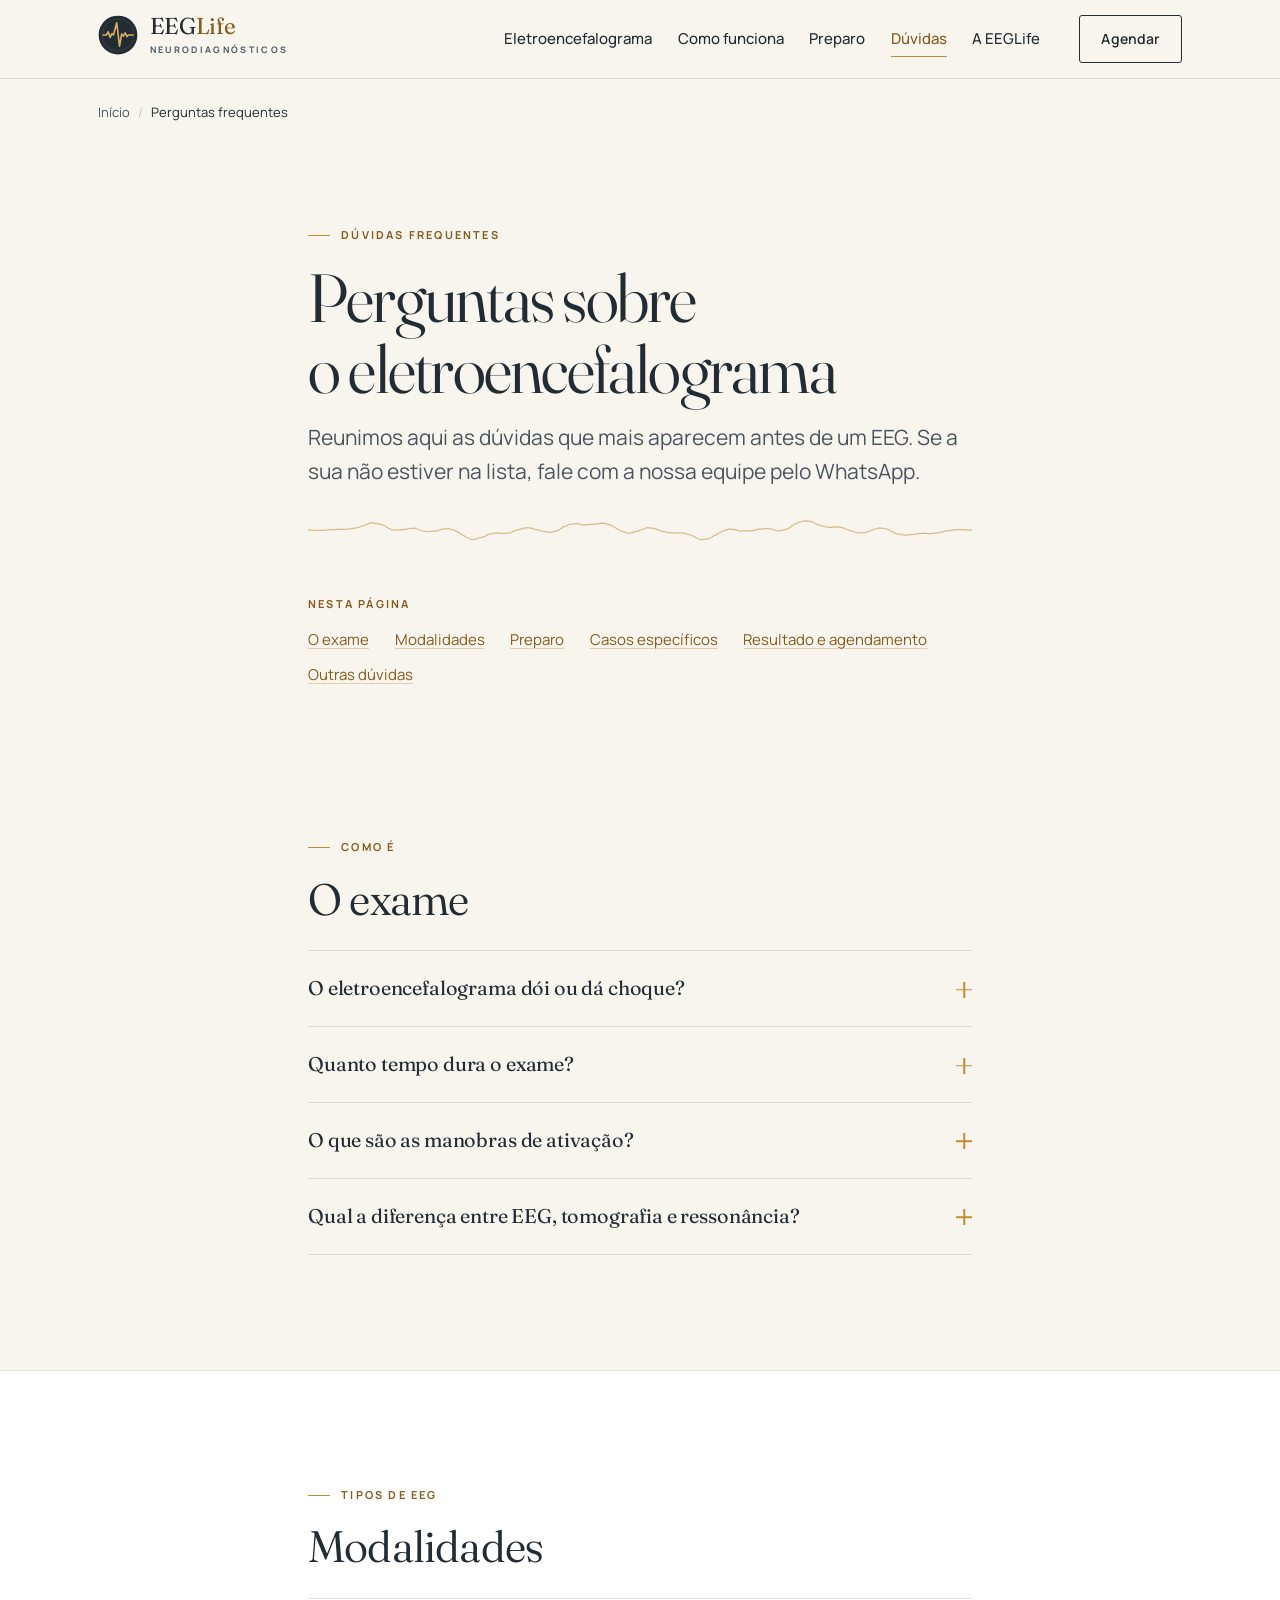
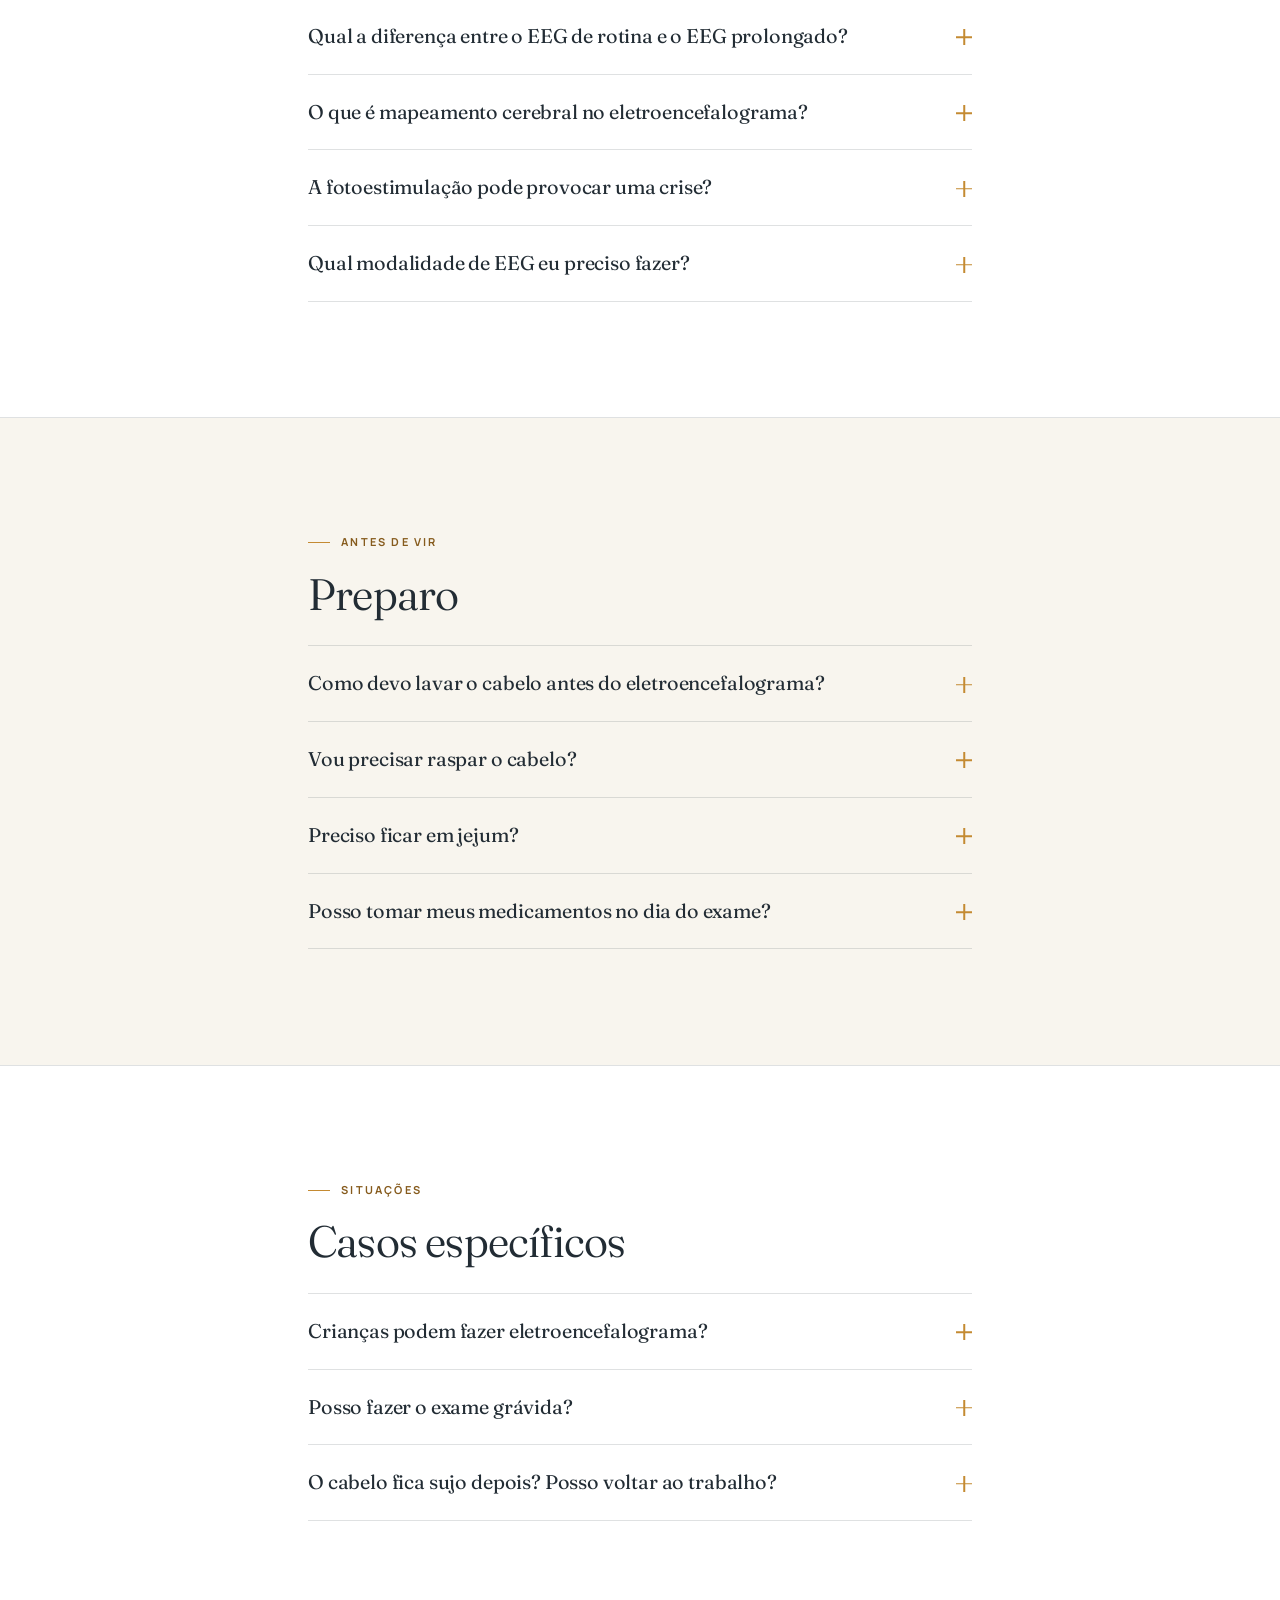
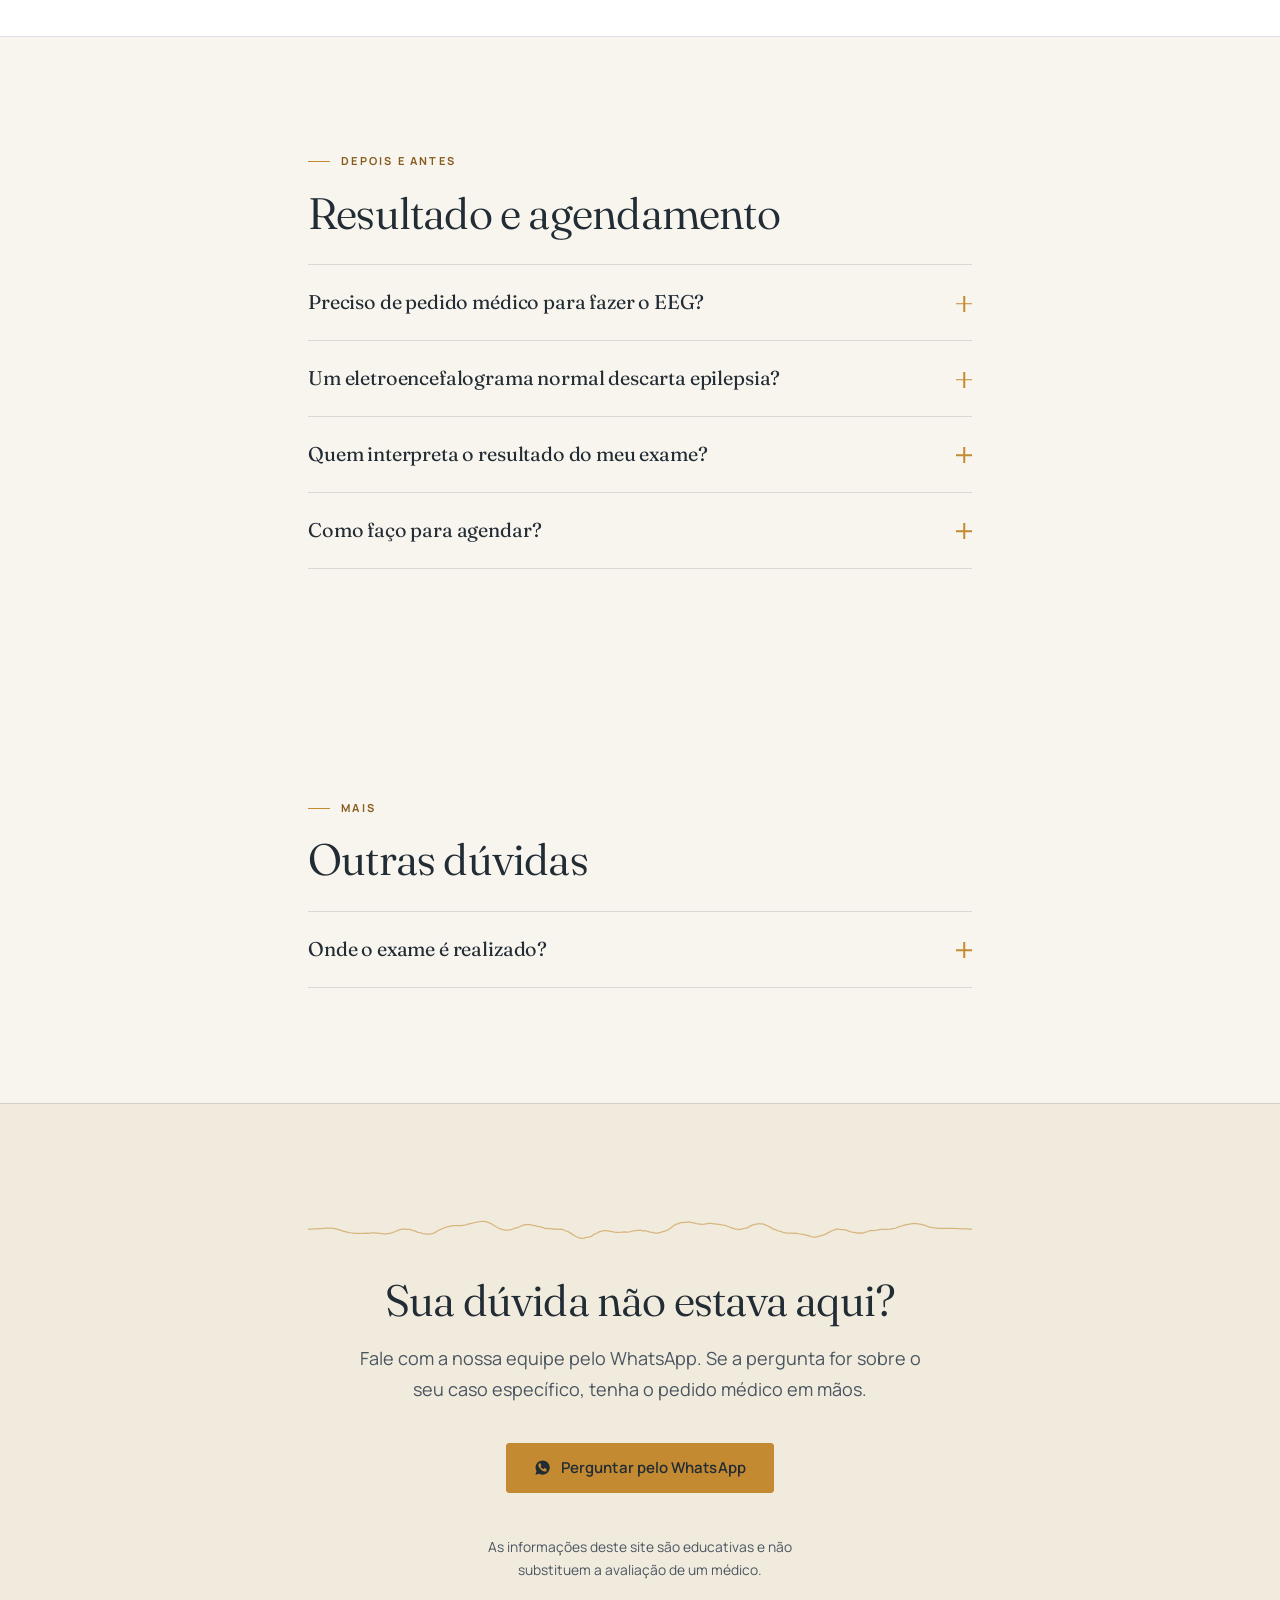
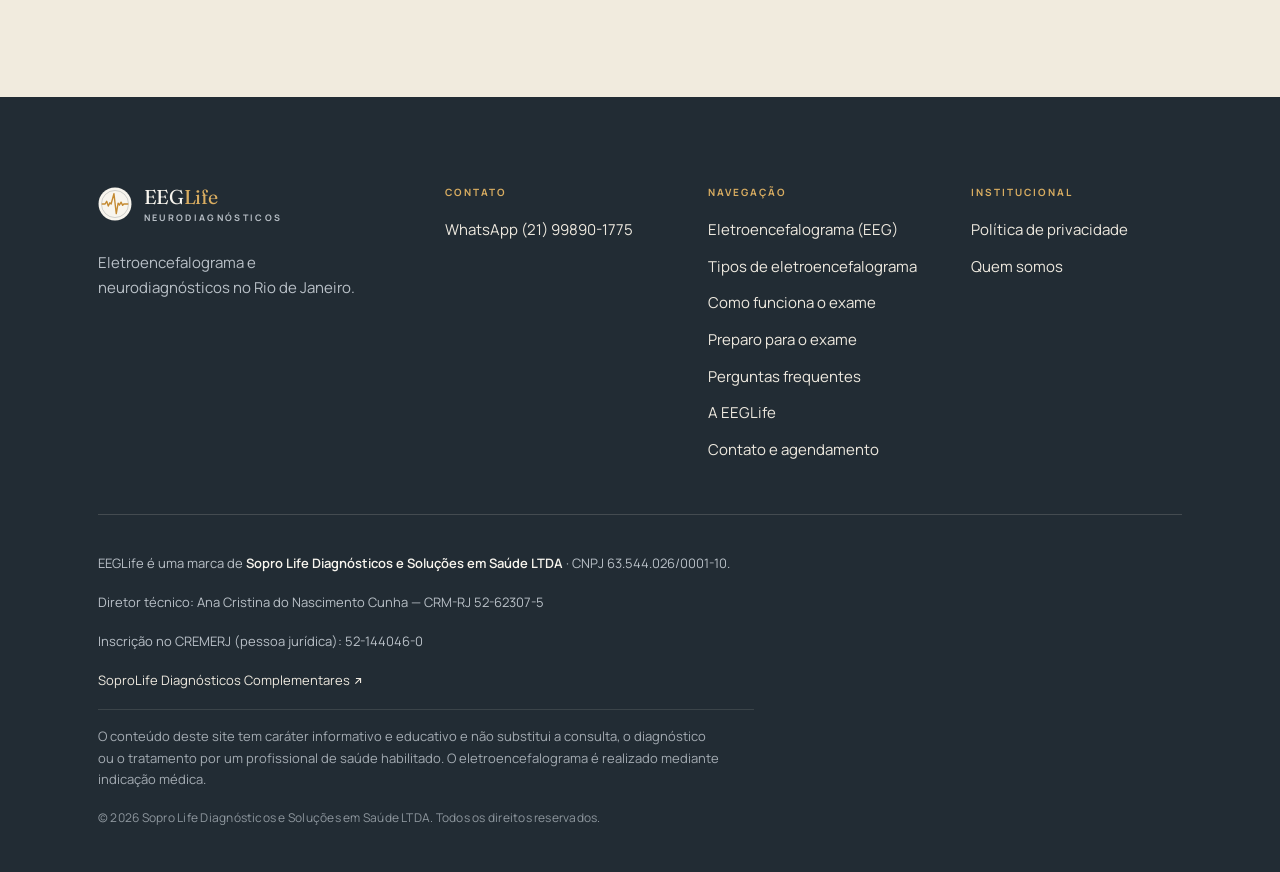
<file: perguntas-frequentes/index.html>
<!DOCTYPE html>
<html lang="pt-BR">
<head>
  <meta charset="utf-8"/>
  <!-- Marca que há JavaScript antes da primeira pintura: no celular o menu já
       nasce recolhido, em vez de aparecer empilhado e colapsar depois. Sem
       JavaScript a classe não entra e a navegação fica visível e utilizável. -->
  <script>document.documentElement.className+=' tem-js';</script>
  <meta name="viewport" content="width=device-width, initial-scale=1"/>
  <title>Perguntas frequentes sobre o eletroencefalograma | EEGLife</title>
  <meta name="description" content="Dói? Preciso de jejum? Posso tomar meus remédios? Quanto tempo dura? Respostas às dúvidas mais comuns sobre o eletroencefalograma (EEG)."/>
  <link rel="canonical" href="https://eeglife.com.br/perguntas-frequentes/"/>
  <meta name="robots" content="index, follow, max-image-preview:large"/>
  <meta name="theme-color" content="#F8F5EE" media="(prefers-color-scheme: light)"/>
  <meta name="theme-color" content="#1A232A" media="(prefers-color-scheme: dark)"/>

  <meta property="og:type" content="website"/>
  <meta property="og:site_name" content="EEGLife"/>
  <meta property="og:locale" content="pt_BR"/>
  <meta property="og:title" content="Perguntas frequentes sobre o eletroencefalograma | EEGLife"/>
  <meta property="og:description" content="Dói? Preciso de jejum? Posso tomar meus remédios? Quanto tempo dura? Respostas às dúvidas mais comuns sobre o eletroencefalograma (EEG)."/>
  <meta property="og:url" content="https://eeglife.com.br/perguntas-frequentes/"/>
  <meta property="og:image" content="https://eeglife.com.br/assets/img/eeglife-og.png"/>
  <meta property="og:image:width" content="1200"/>
  <meta property="og:image:height" content="630"/>
  <meta property="og:image:alt" content="EEGLife — Neurodiagnósticos"/>
  <meta name="twitter:card" content="summary_large_image"/>

  <link rel="icon" href="/assets/img/favicon.svg" type="image/svg+xml"/>
  <link rel="icon" href="/assets/img/favicon-32.png" sizes="32x32" type="image/png"/>
  <link rel="apple-touch-icon" href="/assets/img/apple-touch-icon.png"/>
  <link rel="manifest" href="/site.webmanifest"/>

  <link rel="preload" href="/assets/fonts/fraunces-latin.woff2" as="font" type="font/woff2" crossorigin/>
  <link rel="preload" href="/assets/fonts/manrope-latin.woff2" as="font" type="font/woff2" crossorigin/>
  <link rel="stylesheet" href="/assets/css/eeglife.css"/>
  <script type="application/ld+json">{
  "@context": "https://schema.org",
  "@graph": [
    {
      "@type": "MedicalBusiness",
      "@id": "https://eeglife.com.br/#eeglife",
      "name": "EEGLife",
      "alternateName": "EEGLife Neurodiagnósticos",
      "legalName": "Sopro Life Diagnósticos e Soluções em Saúde LTDA",
      "url": "https://eeglife.com.br/",
      "description": "Eletroencefalograma e neurodiagnósticos no Rio de Janeiro.",
      "medicalSpecialty": "Neurologic",
      "areaServed": {
        "@type": "City",
        "name": "Rio de Janeiro"
      },
      "parentOrganization": {
        "@type": "Organization",
        "name": "Sopro Life Diagnósticos e Soluções em Saúde LTDA",
        "url": "https://soprolife.com.br",
        "taxID": "63.544.026/0001-10"
      },
      "availableService": [
        {
          "@type": "MedicalTest",
          "name": "Eletroencefalograma (EEG)",
          "description": "Registro da atividade elétrica do cérebro por meio de eletrodos posicionados no couro cabeludo.",
          "url": "https://eeglife.com.br/eletroencefalograma/"
        }
      ],
      "telephone": "+5521998901775",
      "address": {
        "@type": "PostalAddress",
        "addressLocality": "Rio de Janeiro",
        "addressRegion": "RJ",
        "addressCountry": "BR"
      }
    },
    {
      "@type": "WebSite",
      "@id": "https://eeglife.com.br/#site",
      "name": "EEGLife",
      "url": "https://eeglife.com.br/",
      "inLanguage": "pt-BR",
      "publisher": {
        "@id": "https://eeglife.com.br/#eeglife"
      }
    },
    {
      "@type": "WebPage",
      "@id": "https://eeglife.com.br/perguntas-frequentes/",
      "url": "https://eeglife.com.br/perguntas-frequentes/",
      "name": "Perguntas frequentes sobre o eletroencefalograma | EEGLife",
      "description": "Dói? Preciso de jejum? Posso tomar meus remédios? Quanto tempo dura? Respostas às dúvidas mais comuns sobre o eletroencefalograma (EEG).",
      "inLanguage": "pt-BR",
      "isPartOf": {
        "@id": "https://eeglife.com.br/#site"
      },
      "about": {
        "@id": "https://eeglife.com.br/#eeglife"
      }
    },
    {
      "@type": "FAQPage",
      "mainEntity": [
        {
          "@type": "Question",
          "name": "O eletroencefalograma dói ou dá choque?",
          "acceptedAnswer": {
            "@type": "Answer",
            "text": "Não. O eletroencefalograma é indolor e não aplica nenhuma corrente elétrica no paciente. Os eletrodos funcionam como microfones muito sensíveis: eles apenas captam a atividade elétrica que o próprio cérebro já produz. A sensação é de ter pequenos discos apoiados no couro cabeludo com uma pasta fria. Não há agulhas, cortes nem radiação."
          }
        },
        {
          "@type": "Question",
          "name": "Quanto tempo dura o exame?",
          "acceptedAnswer": {
            "@type": "Answer",
            "text": "O registro de um eletroencefalograma de rotina costuma levar de 20 a 40 minutos. Como ainda é preciso medir a cabeça, posicionar os eletrodos e retirá-los no fim, reserve um tempo maior do que a duração do registro em si. Protocolos específicos, como os que incluem registro durante o sono, levam mais tempo. A duração do seu exame segue o que foi solicitado no pedido médico."
          }
        },
        {
          "@type": "Question",
          "name": "Preciso de pedido médico para fazer o EEG?",
          "acceptedAnswer": {
            "@type": "Answer",
            "text": "Sim. O eletroencefalograma é um exame complementar e é realizado mediante indicação médica. O pedido traz o protocolo a ser seguido e o motivo clínico da investigação, informações que o médico usa depois para interpretar o traçado."
          }
        },
        {
          "@type": "Question",
          "name": "Preciso ficar em jejum?",
          "acceptedAnswer": {
            "@type": "Answer",
            "text": "Não é necessário jejum — e ficar muitas horas sem comer pode até alterar o traçado. Faça uma refeição leve antes do exame. O que se pede é evitar cafeína nas horas anteriores: café, chá preto, chá verde, refrigerantes à base de cola, energéticos e chocolate interferem no registro."
          }
        },
        {
          "@type": "Question",
          "name": "Posso tomar meus medicamentos no dia do exame?",
          "acceptedAnswer": {
            "@type": "Answer",
            "text": "Sim. Continue tomando todos os seus medicamentos nos horários habituais, inclusive anticonvulsivantes, a menos que o médico que solicitou o exame tenha orientado o contrário por escrito. Não suspenda nenhuma medicação por conta própria: além do risco para a sua saúde, isso pode comprometer a leitura do exame. Leve a lista do que você usa, com doses e horários."
          }
        },
        {
          "@type": "Question",
          "name": "Como devo lavar o cabelo antes do eletroencefalograma?",
          "acceptedAnswer": {
            "@type": "Answer",
            "text": "Lave o cabelo na véspera ou no dia do exame usando apenas xampu, enxágue bem e venha com o cabelo seco. Não use condicionador, creme de pentear, óleo, gel, pomada, spray nem laquê. Esses produtos deixam uma película no couro cabeludo que atrapalha o contato dos eletrodos e pode prejudicar a qualidade do traçado."
          }
        },
        {
          "@type": "Question",
          "name": "Vou precisar raspar o cabelo?",
          "acceptedAnswer": {
            "@type": "Answer",
            "text": "Não. O eletroencefalograma de rotina não exige raspar nem cortar o cabelo. Os eletrodos são posicionados entre os fios, diretamente sobre o couro cabeludo. Penteados muito fixos, tranças, dreadlocks e apliques podem dificultar o acesso ao couro cabeludo. Se você usa algum deles, avise no agendamento para receber orientação antes do dia."
          }
        },
        {
          "@type": "Question",
          "name": "O cabelo fica sujo depois? Posso voltar ao trabalho?",
          "acceptedAnswer": {
            "@type": "Answer",
            "text": "O cabelo fica com resíduo da pasta condutora, que é solúvel em água e sai com xampu. Muita gente prefere trazer touca, boné ou lenço para a saída e lavar o cabelo em casa. O exame não causa sonolência nem deixa efeitos que impeçam as atividades habituais. A exceção é quando houve privação de sono orientada pelo médico: nesse caso, venha acompanhado e não conduza veículos."
          }
        },
        {
          "@type": "Question",
          "name": "O que são as manobras de ativação?",
          "acceptedAnswer": {
            "@type": "Answer",
            "text": "São procedimentos simples feitos durante o registro para evidenciar alterações que podem não aparecer no traçado em repouso. As mais comuns são abrir e fechar os olhos em momentos combinados, respirar fundo por alguns minutos (hiperventilação) e observar uma luz que pisca em frequências diferentes (estímulo fotônico). Em alguns protocolos, registra-se também o sono. Todas são conduzidas pelo técnico e podem ser interrompidas se você se sentir desconfortável. Se você tem crises desencadeadas por luz, avise antes: a manobra com estímulo luminoso exige cuidado adicional."
          }
        },
        {
          "@type": "Question",
          "name": "Qual a diferença entre o EEG de rotina e o EEG prolongado?",
          "acceptedAnswer": {
            "@type": "Answer",
            "text": "A técnica é a mesma: eletrodos de superfície posicionados pelo sistema 10–20, registrando a atividade elétrica do cérebro. O que muda é o tempo de registro. O EEG de rotina, feito em vigília, costuma registrar de 20 a 40 minutos. Os prolongados vão de 30 minutos a cerca de duas horas, conforme o pedido médico, e esse tempo maior aumenta a chance de captar sonolência, sono espontâneo e alterações que aparecem de forma intermitente. Nenhum dos dois é \"mais completo\" em abstrato: o protocolo adequado é o que o médico indicou para a sua investigação."
          }
        },
        {
          "@type": "Question",
          "name": "O que é mapeamento cerebral no eletroencefalograma?",
          "acceptedAnswer": {
            "@type": "Answer",
            "text": "É uma etapa de análise, não um exame separado e não um exame de imagem. O registro é o mesmo EEG; depois dele, trechos do traçado são processados por computador e transformados em medidas numéricas e em mapas de distribuição por região da cabeça. O mapeamento não mostra a anatomia do cérebro — quem mostra estrutura é a tomografia e a ressonância magnética — e não substitui a leitura visual do traçado pelo médico, que continua sendo a base do laudo. Como a análise por computador é sensível a artefato, o preparo do cabelo e a colaboração durante o registro pesam especialmente nesta modalidade."
          }
        },
        {
          "@type": "Question",
          "name": "A fotoestimulação pode provocar uma crise?",
          "acceptedAnswer": {
            "@type": "Answer",
            "text": "A fotoestimulação é a manobra em que uma luz pisca em frequências diferentes durante o registro, justamente para avaliar como o seu cérebro responde ao estímulo luminoso. A manobra é padronizada e conduzida pelo técnico, que a interrompe diante de qualquer desconforto. Se você tem crises desencadeadas por luz, fotossensibilidade conhecida ou qualquer dúvida sobre isso, avise antes do exame: a manobra exige cuidado adicional e pode ser conduzida de outra forma por critério médico."
          }
        },
        {
          "@type": "Question",
          "name": "Qual modalidade de EEG eu preciso fazer?",
          "acceptedAnswer": {
            "@type": "Answer",
            "text": "Quem define é o médico que solicitou o exame, e a informação está no pedido: o protocolo, a duração e as manobras aparecem lá. Se o pedido não estiver claro, quem pode esclarecê-lo é quem o escreveu. Ao entrar em contato, tenha o pedido em mãos: conferimos com você o protocolo solicitado, a disponibilidade e o preparo adequado antes de agendar."
          }
        },
        {
          "@type": "Question",
          "name": "Crianças podem fazer eletroencefalograma?",
          "acceptedAnswer": {
            "@type": "Answer",
            "text": "Sim. O exame é frequente na faixa pediátrica e é igualmente indolor. Um acompanhante adulto permanece com a criança durante todo o registro. O que ajuda mais é explicar antes, com palavras simples: vão colar \"adesivinhos\" na cabeça para ouvir como o cérebro conversa, não dói e não dá choque. Levar o brinquedo ou a mantinha preferida também costuma acalmar."
          }
        },
        {
          "@type": "Question",
          "name": "Posso fazer o exame grávida?",
          "acceptedAnswer": {
            "@type": "Answer",
            "text": "O eletroencefalograma não usa radiação nem contraste e não é contraindicado pela gravidez. Ainda assim, informe a gestação no agendamento e no dia do exame, para que o protocolo e as manobras de ativação sejam conduzidos com o cuidado adequado."
          }
        },
        {
          "@type": "Question",
          "name": "Qual a diferença entre EEG, tomografia e ressonância?",
          "acceptedAnswer": {
            "@type": "Answer",
            "text": "O eletroencefalograma é um exame funcional: ele registra, ao longo do tempo, a atividade elétrica que o cérebro produz. Mostra como o cérebro está funcionando durante o período de registro. A tomografia e a ressonância magnética são exames de imagem: mostram a estrutura e a anatomia do cérebro. Eles respondem a perguntas diferentes e, em muitos casos, são complementares ao EEG, não substitutos."
          }
        },
        {
          "@type": "Question",
          "name": "Um eletroencefalograma normal descarta epilepsia?",
          "acceptedAnswer": {
            "@type": "Answer",
            "text": "Não necessariamente. O eletroencefalograma registra um intervalo de tempo determinado, e alterações podem não ocorrer justamente durante aquele registro. Um traçado sem alterações, isoladamente, não exclui o diagnóstico. Por outro lado, uma alteração isolada no traçado também não fecha diagnóstico. O resultado só tem sentido interpretado em conjunto com a história clínica, o exame neurológico e os demais exames — e essa leitura é do médico que acompanha você."
          }
        },
        {
          "@type": "Question",
          "name": "Onde o exame é realizado?",
          "acceptedAnswer": {
            "@type": "Answer",
            "text": "Os endereços dos estabelecimentos parceiros estão na seção de unidades da página inicial. A equipe confirma a disponibilidade e as condições para realizar o eletroencefalograma em cada local pelo WhatsApp antes do atendimento. A escolha de uma unidade no site serve para consultar a equipe e não reserva data ou horário. O atendimento domiciliar também depende de confirmação operacional de cobertura, equipe e disponibilidade."
          }
        },
        {
          "@type": "Question",
          "name": "Quem interpreta o resultado do meu exame?",
          "acceptedAnswer": {
            "@type": "Answer",
            "text": "O traçado é analisado e laudado por médico, que o interpreta sempre em conjunto com as informações clínicas e com o motivo do pedido. A conduta a partir do laudo é definida pelo médico que solicitou o exame, em consulta. O laudo não é, por si só, uma orientação de tratamento."
          }
        },
        {
          "@type": "Question",
          "name": "Como faço para agendar?",
          "acceptedAnswer": {
            "@type": "Answer",
            "text": "O atendimento é feito mediante agendamento. Fale com a nossa equipe pelo WhatsApp para verificar a disponibilidade, confirmar o preparo adequado ao seu pedido médico e tirar dúvidas sobre o exame. Tenha o pedido médico em mãos ao entrar em contato: é ele que define o protocolo e, portanto, o tempo e o preparo do seu exame."
          }
        }
      ]
    },
    {
      "@type": "BreadcrumbList",
      "itemListElement": [
        {
          "@type": "ListItem",
          "position": 1,
          "name": "Início",
          "item": "https://eeglife.com.br/"
        },
        {
          "@type": "ListItem",
          "position": 2,
          "name": "Perguntas frequentes",
          "item": "https://eeglife.com.br/perguntas-frequentes/"
        }
      ]
    }
  ]
}</script>
</head>
<body class="">
  <a class="pular" href="#conteudo">Pular para o conteúdo</a>
  <header class="cabecalho" data-cabecalho>
  <div class="cabecalho__in wrap">
    <a class="cabecalho__marca" href="/" aria-label="EEGLife — página inicial">
      
<span class="logo">
  <svg class="logo__marca" viewBox="0 0 64 64" aria-hidden="true" focusable="false">
    <circle cx="32" cy="32" r="31" class="logo__disco"/>
    <circle cx="32" cy="32" r="25.5" class="logo__anel"/>
    <path class="logo__tracado"
          d="M8 32h5.4l2.9-5.2 3.1 9.1 2.9-6.1 2.4 2.1L30 12.4 34.4 50l3.5-19.6 2.6 3.4 2.9-5.3 3 6.1 2.2-2.6H56"
          fill="none" stroke-linecap="round" stroke-linejoin="round"/>
  </svg>
  <span class="logo__texto">
    <span class="logo__nome">EEG<em>Life</em></span>
    <span class="logo__sub">Neurodiagnósticos</span>
  </span>
</span>
    </a>
    <button class="nav-toggle" type="button" data-nav-toggle
            aria-controls="nav-principal" aria-expanded="false"
            aria-label="Abrir o menu de navegação">
      <span class="nav-toggle__barras" aria-hidden="true"></span>
      <span data-nav-rotulo>Menu</span>
    </button>
    <nav class="nav" id="nav-principal" aria-label="Navegação principal">
      <a href="/eletroencefalograma/">Eletroencefalograma</a>
<a href="/como-funciona-o-exame/">Como funciona</a>
<a href="/preparo-para-eletroencefalograma/">Preparo</a>
<a href="/perguntas-frequentes/" aria-current="page">Dúvidas</a>
<a href="/sobre/">A EEGLife</a>
      <a class="nav__contato" href="/contato/">Contato</a>
    </nav>
    <a class="cabecalho__cta" href="https://wa.me/5521998901775?text=Ol%C3%A1!%20Gostaria%20de%20verificar%20a%20disponibilidade%20para%20agendar%20um%20eletroencefalograma%20(EEG)%20com%20a%20EEGLife." target="_blank"
         rel="noopener noreferrer" data-eeg-cta="cabecalho">Agendar</a>
  </div>
</header>
  <nav class="trilha" aria-label="Você está em">
    <div class="wrap">
      <ol>
        <li><a href="/">Início</a></li>
<li><span aria-current="page">Perguntas frequentes</span></li>
      </ol>
    </div>
  </nav>
  <main id="conteudo" tabindex="-1">
<section class="capa">
  <div class="wrap wrap--estreito">
    <p class="eyebrow">Dúvidas frequentes</p>
    <h1 class="capa__titulo">Perguntas sobre o eletroencefalograma</h1>
    <p class="capa__texto">
      Reunimos aqui as dúvidas que mais aparecem antes de um EEG. Se a sua não
      estiver na lista, fale com a nossa equipe pelo WhatsApp.
    </p>
    <div class="filete" aria-hidden="true">
    <svg viewBox="0 0 1200 24" preserveAspectRatio="none"
           aria-hidden="true" focusable="false">
      <path d="M0 11 L4.6 11 L9.2 11.1 L13.8 11.2 L18.5 11.3 L23.1 11.2 L27.7 11.3 L32.3 11.1 L36.9 10.9 L41.5 10.5 L46.2 10.4 L50.8 10.3 L55.4 10.1 L60 9.9 L64.6 10.1 L69.2 10 L73.8 9.8 L78.5 9.5 L83.1 9.1 L87.7 8.7 L92.3 7.8 L96.9 6.8 L101.5 6.1 L106.2 4.7 L110.8 3.6 L115.4 2.9 L120 3.4 L124.6 3.9 L129.2 4.5 L133.8 5.2 L138.5 6.3 L143.1 8.1 L147.7 9.6 L152.3 10.8 L156.9 11 L161.5 10.8 L166.2 10.7 L170.8 10.3 L175.4 10.6 L180 9.7 L184.6 9.2 L189.2 9.1 L193.8 9 L198.5 10.1 L203.1 11.2 L207.7 12 L212.3 12.4 L216.9 12.6 L221.5 12.4 L226.2 12.1 L230.8 12.2 L235.4 11.5 L240 10.4 L244.6 9.8 L249.2 9.8 L253.8 9.3 L258.5 10.1 L263.1 10.7 L267.7 12.4 L272.3 13.5 L276.9 15.7 L281.5 16.9 L286.2 18.8 L290.8 20.2 L295.4 21.3 L300 21.2 L304.6 20.5 L309.2 19.5 L313.8 19 L318.5 18.2 L323.1 16.5 L327.7 15.1 L332.3 15.1 L336.9 14.2 L341.5 14 L346.2 14.5 L350.8 14.5 L355.4 14.7 L360 14.2 L364.6 14.3 L369.2 13 L373.8 11.9 L378.5 10.5 L383.1 10.2 L387.7 9.4 L392.3 8.6 L396.9 8.5 L401.5 8.7 L406.2 9.5 L410.8 10.6 L415.4 10.8 L420 11.6 L424.6 12.3 L429.2 12.8 L433.8 13.6 L438.5 13.6 L443.1 12.7 L447.7 12.2 L452.3 11.4 L456.9 9.4 L461.5 7.5 L466.2 6.6 L470.8 5 L475.4 4.8 L480 4.3 L484.6 3.8 L489.2 4.3 L493.8 5.1 L498.5 5.6 L503.1 5.1 L507.7 5 L512.3 4.5 L516.9 4.7 L521.5 4 L526.2 4.1 L530.8 3.4 L535.4 3.6 L540 4.2 L544.6 5.1 L549.2 6.2 L553.8 8 L558.5 9.5 L563.1 11.2 L567.7 12.7 L572.3 13.2 L576.9 14.2 L581.5 14.6 L586.2 13.6 L590.8 12.7 L595.4 12.3 L600 11.1 L604.6 10.3 L609.2 9 L613.8 8.4 L618.5 8.8 L623.1 8.9 L627.7 9.7 L632.3 10.4 L636.9 11.9 L641.5 12.8 L646.2 12.9 L650.8 13.9 L655.4 13.9 L660 14.1 L664.6 14.3 L669.2 14.1 L673.8 14 L678.5 14.3 L683.1 15.1 L687.7 15.7 L692.3 16.6 L696.9 17.9 L701.5 19.4 L706.2 20.7 L710.8 21.6 L715.4 21.2 L720 21 L724.6 20 L729.2 19.1 L733.8 17 L738.5 15.9 L743.1 14.1 L747.7 12.7 L752.3 11.5 L756.9 10.5 L761.5 9.8 L766.2 10.5 L770.8 10.3 L775.4 11.1 L780 12 L784.6 11.9 L789.2 11.7 L793.8 11.9 L798.5 11.9 L803.1 11.8 L807.7 11 L812.3 10.2 L816.9 9.8 L821.5 9.9 L826.2 9.4 L830.8 9.3 L835.4 9.8 L840 10.1 L844.6 11.4 L849.2 11.9 L853.8 11.5 L858.5 11 L863.1 10.2 L867.7 9.5 L872.3 7.5 L876.9 5.7 L881.5 4 L886.2 2.9 L890.8 1.9 L895.4 1.1 L900 0.9 L904.6 1.3 L909.2 1.6 L913.8 2.8 L918.5 4.3 L923.1 5.4 L927.7 6.2 L932.3 7.1 L936.9 7.6 L941.5 8.1 L946.2 8 L950.8 7.5 L955.4 7.9 L960 7.6 L964.6 8.2 L969.2 9.1 L973.8 10.4 L978.5 11.4 L983.1 12.2 L987.7 13 L992.3 13.7 L996.9 14.2 L1001.5 13.9 L1006.2 13.8 L1010.8 12.9 L1015.4 12.2 L1020 10.7 L1024.6 9.8 L1029.2 9.1 L1033.8 8.5 L1038.5 9 L1043.1 9.5 L1047.7 10.3 L1052.3 11.8 L1056.9 13.2 L1061.5 14.6 L1066.2 15.2 L1070.8 15.8 L1075.4 16.2 L1080 16.5 L1084.6 16.3 L1089.2 15.9 L1093.8 15.7 L1098.5 15.3 L1103.1 14.8 L1107.7 14.5 L1112.3 14.3 L1116.9 14.6 L1121.5 14.9 L1126.2 14.8 L1130.8 14.3 L1135.4 14.3 L1140 13.8 L1144.6 13.3 L1149.2 12.5 L1153.8 11.9 L1158.5 11.6 L1163.1 11.2 L1167.7 10.8 L1172.3 10.6 L1176.9 10.6 L1181.5 10.6 L1186.2 10.8 L1190.8 10.9 L1195.4 11 L1200 11" fill="none" stroke="currentColor" stroke-width="1.25"
        stroke-linecap="round" vector-effect="non-scaling-stroke"/>
    </svg>
  </div>
  </div>
</section>
<nav class="indice" aria-label="Índice das perguntas">
  <div class="wrap wrap--estreito">
    <h2 class="indice__titulo">Nesta página</h2>
    <ol>
      <li><a href="#o-exame">O exame</a></li>
<li><a href="#modalidades">Modalidades</a></li>
<li><a href="#preparo">Preparo</a></li>
<li><a href="#casos-especificos">Casos específicos</a></li>
<li><a href="#resultado-e-agendamento">Resultado e agendamento</a></li>
      <li><a href="#outras-duvidas">Outras dúvidas</a></li>
    </ol>
  </div>
</nav>
<section id="o-exame" class="secao ">
    <div class="wrap wrap--estreito">
      <p class="eyebrow">Como é</p>
<h2 class="secao__titulo">O exame</h2>
      <div class="faq">
    <details class="faq__item" id="faq-o-eletroencefalograma-doi-ou-da-choque">
        <summary class="faq__pergunta">
          <h3 class="faq__titulo">O eletroencefalograma dói ou dá choque?</h3>
          <span class="faq__sinal" aria-hidden="true"></span>
        </summary>
        <div class="faq__resposta"><p>Não. O eletroencefalograma é indolor e não aplica nenhuma corrente elétrica no paciente. Os eletrodos funcionam como microfones muito sensíveis: eles apenas captam a atividade elétrica que o próprio cérebro já produz.</p>
<p>A sensação é de ter pequenos discos apoiados no couro cabeludo com uma pasta fria. Não há agulhas, cortes nem radiação.</p></div>
      </details>
<details class="faq__item" id="faq-quanto-tempo-dura-o-exame">
        <summary class="faq__pergunta">
          <h3 class="faq__titulo">Quanto tempo dura o exame?</h3>
          <span class="faq__sinal" aria-hidden="true"></span>
        </summary>
        <div class="faq__resposta"><p>O registro de um eletroencefalograma de rotina costuma levar de 20 a 40 minutos. Como ainda é preciso medir a cabeça, posicionar os eletrodos e retirá-los no fim, reserve um tempo maior do que a duração do registro em si.</p>
<p>Protocolos específicos, como os que incluem registro durante o sono, levam mais tempo. A duração do seu exame segue o que foi solicitado no pedido médico.</p></div>
      </details>
<details class="faq__item" id="faq-o-que-sao-as-manobras-de-ativacao">
        <summary class="faq__pergunta">
          <h3 class="faq__titulo">O que são as manobras de ativação?</h3>
          <span class="faq__sinal" aria-hidden="true"></span>
        </summary>
        <div class="faq__resposta"><p>São procedimentos simples feitos durante o registro para evidenciar alterações que podem não aparecer no traçado em repouso.</p>
<p>As mais comuns são abrir e fechar os olhos em momentos combinados, respirar fundo por alguns minutos (hiperventilação) e observar uma luz que pisca em frequências diferentes (estímulo fotônico). Em alguns protocolos, registra-se também o sono.</p>
<p>Todas são conduzidas pelo técnico e podem ser interrompidas se você se sentir desconfortável. Se você tem crises desencadeadas por luz, avise antes: a manobra com estímulo luminoso exige cuidado adicional.</p></div>
      </details>
<details class="faq__item" id="faq-qual-a-diferenca-entre-eeg-tomografia-e-ressonancia">
        <summary class="faq__pergunta">
          <h3 class="faq__titulo">Qual a diferença entre EEG, tomografia e ressonância?</h3>
          <span class="faq__sinal" aria-hidden="true"></span>
        </summary>
        <div class="faq__resposta"><p>O eletroencefalograma é um exame funcional: ele registra, ao longo do tempo, a atividade elétrica que o cérebro produz. Mostra como o cérebro está funcionando durante o período de registro.</p>
<p>A tomografia e a ressonância magnética são exames de imagem: mostram a estrutura e a anatomia do cérebro. Eles respondem a perguntas diferentes e, em muitos casos, são complementares ao EEG, não substitutos.</p></div>
      </details>
  </div>
    </div>
  </section>
<section id="modalidades" class="secao secao--claro">
    <div class="wrap wrap--estreito">
      <p class="eyebrow">Tipos de EEG</p>
<h2 class="secao__titulo">Modalidades</h2>
      <div class="faq">
    <details class="faq__item" id="faq-qual-a-diferenca-entre-o-eeg-de-rotina-e-o-eeg-prolongado">
        <summary class="faq__pergunta">
          <h3 class="faq__titulo">Qual a diferença entre o EEG de rotina e o EEG prolongado?</h3>
          <span class="faq__sinal" aria-hidden="true"></span>
        </summary>
        <div class="faq__resposta"><p>A técnica é a mesma: eletrodos de superfície posicionados pelo sistema 10–20, registrando a atividade elétrica do cérebro. O que muda é o tempo de registro.</p>
<p>O EEG de rotina, feito em vigília, costuma registrar de 20 a 40 minutos. Os prolongados vão de 30 minutos a cerca de duas horas, conforme o pedido médico, e esse tempo maior aumenta a chance de captar sonolência, sono espontâneo e alterações que aparecem de forma intermitente.</p>
<p>Nenhum dos dois é &quot;mais completo&quot; em abstrato: o protocolo adequado é o que o médico indicou para a sua investigação.</p></div>
      </details>
<details class="faq__item" id="faq-o-que-e-mapeamento-cerebral-no-eletroencefalograma">
        <summary class="faq__pergunta">
          <h3 class="faq__titulo">O que é mapeamento cerebral no eletroencefalograma?</h3>
          <span class="faq__sinal" aria-hidden="true"></span>
        </summary>
        <div class="faq__resposta"><p>É uma etapa de análise, não um exame separado e não um exame de imagem. O registro é o mesmo EEG; depois dele, trechos do traçado são processados por computador e transformados em medidas numéricas e em mapas de distribuição por região da cabeça.</p>
<p>O mapeamento não mostra a anatomia do cérebro — quem mostra estrutura é a tomografia e a ressonância magnética — e não substitui a leitura visual do traçado pelo médico, que continua sendo a base do laudo.</p>
<p>Como a análise por computador é sensível a artefato, o preparo do cabelo e a colaboração durante o registro pesam especialmente nesta modalidade.</p></div>
      </details>
<details class="faq__item" id="faq-a-fotoestimulacao-pode-provocar-uma-crise">
        <summary class="faq__pergunta">
          <h3 class="faq__titulo">A fotoestimulação pode provocar uma crise?</h3>
          <span class="faq__sinal" aria-hidden="true"></span>
        </summary>
        <div class="faq__resposta"><p>A fotoestimulação é a manobra em que uma luz pisca em frequências diferentes durante o registro, justamente para avaliar como o seu cérebro responde ao estímulo luminoso.</p>
<p>A manobra é padronizada e conduzida pelo técnico, que a interrompe diante de qualquer desconforto. Se você tem crises desencadeadas por luz, fotossensibilidade conhecida ou qualquer dúvida sobre isso, avise antes do exame: a manobra exige cuidado adicional e pode ser conduzida de outra forma por critério médico.</p></div>
      </details>
<details class="faq__item" id="faq-qual-modalidade-de-eeg-eu-preciso-fazer">
        <summary class="faq__pergunta">
          <h3 class="faq__titulo">Qual modalidade de EEG eu preciso fazer?</h3>
          <span class="faq__sinal" aria-hidden="true"></span>
        </summary>
        <div class="faq__resposta"><p>Quem define é o médico que solicitou o exame, e a informação está no pedido: o protocolo, a duração e as manobras aparecem lá. Se o pedido não estiver claro, quem pode esclarecê-lo é quem o escreveu.</p>
<p>Ao entrar em contato, tenha o pedido em mãos: conferimos com você o protocolo solicitado, a disponibilidade e o preparo adequado antes de agendar.</p></div>
      </details>
  </div>
    </div>
  </section>
<section id="preparo" class="secao ">
    <div class="wrap wrap--estreito">
      <p class="eyebrow">Antes de vir</p>
<h2 class="secao__titulo">Preparo</h2>
      <div class="faq">
    <details class="faq__item" id="faq-como-devo-lavar-o-cabelo-antes-do-eletroencefalograma">
        <summary class="faq__pergunta">
          <h3 class="faq__titulo">Como devo lavar o cabelo antes do eletroencefalograma?</h3>
          <span class="faq__sinal" aria-hidden="true"></span>
        </summary>
        <div class="faq__resposta"><p>Lave o cabelo na véspera ou no dia do exame usando apenas xampu, enxágue bem e venha com o cabelo seco.</p>
<p>Não use condicionador, creme de pentear, óleo, gel, pomada, spray nem laquê. Esses produtos deixam uma película no couro cabeludo que atrapalha o contato dos eletrodos e pode prejudicar a qualidade do traçado.</p></div>
      </details>
<details class="faq__item" id="faq-vou-precisar-raspar-o-cabelo">
        <summary class="faq__pergunta">
          <h3 class="faq__titulo">Vou precisar raspar o cabelo?</h3>
          <span class="faq__sinal" aria-hidden="true"></span>
        </summary>
        <div class="faq__resposta"><p>Não. O eletroencefalograma de rotina não exige raspar nem cortar o cabelo. Os eletrodos são posicionados entre os fios, diretamente sobre o couro cabeludo.</p>
<p>Penteados muito fixos, tranças, dreadlocks e apliques podem dificultar o acesso ao couro cabeludo. Se você usa algum deles, avise no agendamento para receber orientação antes do dia.</p></div>
      </details>
<details class="faq__item" id="faq-preciso-ficar-em-jejum">
        <summary class="faq__pergunta">
          <h3 class="faq__titulo">Preciso ficar em jejum?</h3>
          <span class="faq__sinal" aria-hidden="true"></span>
        </summary>
        <div class="faq__resposta"><p>Não é necessário jejum — e ficar muitas horas sem comer pode até alterar o traçado. Faça uma refeição leve antes do exame.</p>
<p>O que se pede é evitar cafeína nas horas anteriores: café, chá preto, chá verde, refrigerantes à base de cola, energéticos e chocolate interferem no registro.</p></div>
      </details>
<details class="faq__item" id="faq-posso-tomar-meus-medicamentos-no-dia-do-exame">
        <summary class="faq__pergunta">
          <h3 class="faq__titulo">Posso tomar meus medicamentos no dia do exame?</h3>
          <span class="faq__sinal" aria-hidden="true"></span>
        </summary>
        <div class="faq__resposta"><p>Sim. Continue tomando todos os seus medicamentos nos horários habituais, inclusive anticonvulsivantes, a menos que o médico que solicitou o exame tenha orientado o contrário por escrito.</p>
<p>Não suspenda nenhuma medicação por conta própria: além do risco para a sua saúde, isso pode comprometer a leitura do exame. Leve a lista do que você usa, com doses e horários.</p></div>
      </details>
  </div>
    </div>
  </section>
<section id="casos-especificos" class="secao secao--claro">
    <div class="wrap wrap--estreito">
      <p class="eyebrow">Situações</p>
<h2 class="secao__titulo">Casos específicos</h2>
      <div class="faq">
    <details class="faq__item" id="faq-criancas-podem-fazer-eletroencefalograma">
        <summary class="faq__pergunta">
          <h3 class="faq__titulo">Crianças podem fazer eletroencefalograma?</h3>
          <span class="faq__sinal" aria-hidden="true"></span>
        </summary>
        <div class="faq__resposta"><p>Sim. O exame é frequente na faixa pediátrica e é igualmente indolor. Um acompanhante adulto permanece com a criança durante todo o registro.</p>
<p>O que ajuda mais é explicar antes, com palavras simples: vão colar &quot;adesivinhos&quot; na cabeça para ouvir como o cérebro conversa, não dói e não dá choque. Levar o brinquedo ou a mantinha preferida também costuma acalmar.</p></div>
      </details>
<details class="faq__item" id="faq-posso-fazer-o-exame-gravida">
        <summary class="faq__pergunta">
          <h3 class="faq__titulo">Posso fazer o exame grávida?</h3>
          <span class="faq__sinal" aria-hidden="true"></span>
        </summary>
        <div class="faq__resposta"><p>O eletroencefalograma não usa radiação nem contraste e não é contraindicado pela gravidez. Ainda assim, informe a gestação no agendamento e no dia do exame, para que o protocolo e as manobras de ativação sejam conduzidos com o cuidado adequado.</p></div>
      </details>
<details class="faq__item" id="faq-o-cabelo-fica-sujo-depois-posso-voltar-ao-trabalho">
        <summary class="faq__pergunta">
          <h3 class="faq__titulo">O cabelo fica sujo depois? Posso voltar ao trabalho?</h3>
          <span class="faq__sinal" aria-hidden="true"></span>
        </summary>
        <div class="faq__resposta"><p>O cabelo fica com resíduo da pasta condutora, que é solúvel em água e sai com xampu. Muita gente prefere trazer touca, boné ou lenço para a saída e lavar o cabelo em casa.</p>
<p>O exame não causa sonolência nem deixa efeitos que impeçam as atividades habituais. A exceção é quando houve privação de sono orientada pelo médico: nesse caso, venha acompanhado e não conduza veículos.</p></div>
      </details>
  </div>
    </div>
  </section>
<section id="resultado-e-agendamento" class="secao ">
    <div class="wrap wrap--estreito">
      <p class="eyebrow">Depois e antes</p>
<h2 class="secao__titulo">Resultado e agendamento</h2>
      <div class="faq">
    <details class="faq__item" id="faq-preciso-de-pedido-medico-para-fazer-o-eeg">
        <summary class="faq__pergunta">
          <h3 class="faq__titulo">Preciso de pedido médico para fazer o EEG?</h3>
          <span class="faq__sinal" aria-hidden="true"></span>
        </summary>
        <div class="faq__resposta"><p>Sim. O eletroencefalograma é um exame complementar e é realizado mediante indicação médica. O pedido traz o protocolo a ser seguido e o motivo clínico da investigação, informações que o médico usa depois para interpretar o traçado.</p></div>
      </details>
<details class="faq__item" id="faq-um-eletroencefalograma-normal-descarta-epilepsia">
        <summary class="faq__pergunta">
          <h3 class="faq__titulo">Um eletroencefalograma normal descarta epilepsia?</h3>
          <span class="faq__sinal" aria-hidden="true"></span>
        </summary>
        <div class="faq__resposta"><p>Não necessariamente. O eletroencefalograma registra um intervalo de tempo determinado, e alterações podem não ocorrer justamente durante aquele registro. Um traçado sem alterações, isoladamente, não exclui o diagnóstico.</p>
<p>Por outro lado, uma alteração isolada no traçado também não fecha diagnóstico. O resultado só tem sentido interpretado em conjunto com a história clínica, o exame neurológico e os demais exames — e essa leitura é do médico que acompanha você.</p></div>
      </details>
<details class="faq__item" id="faq-quem-interpreta-o-resultado-do-meu-exame">
        <summary class="faq__pergunta">
          <h3 class="faq__titulo">Quem interpreta o resultado do meu exame?</h3>
          <span class="faq__sinal" aria-hidden="true"></span>
        </summary>
        <div class="faq__resposta"><p>O traçado é analisado e laudado por médico, que o interpreta sempre em conjunto com as informações clínicas e com o motivo do pedido.</p>
<p>A conduta a partir do laudo é definida pelo médico que solicitou o exame, em consulta. O laudo não é, por si só, uma orientação de tratamento.</p></div>
      </details>
<details class="faq__item" id="faq-como-faco-para-agendar">
        <summary class="faq__pergunta">
          <h3 class="faq__titulo">Como faço para agendar?</h3>
          <span class="faq__sinal" aria-hidden="true"></span>
        </summary>
        <div class="faq__resposta"><p>O atendimento é feito mediante agendamento. Fale com a nossa equipe pelo WhatsApp para verificar a disponibilidade, confirmar o preparo adequado ao seu pedido médico e tirar dúvidas sobre o exame.</p>
<p>Tenha o pedido médico em mãos ao entrar em contato: é ele que define o protocolo e, portanto, o tempo e o preparo do seu exame.</p></div>
      </details>
  </div>
    </div>
  </section>
<section id="outras-duvidas" class="secao ">
    <div class="wrap wrap--estreito">
      <p class="eyebrow">Mais</p>
<h2 class="secao__titulo">Outras dúvidas</h2>
      <div class="faq">
    <details class="faq__item" id="faq-onde-o-exame-e-realizado">
        <summary class="faq__pergunta">
          <h3 class="faq__titulo">Onde o exame é realizado?</h3>
          <span class="faq__sinal" aria-hidden="true"></span>
        </summary>
        <div class="faq__resposta"><p>Os endereços dos estabelecimentos parceiros estão na seção de unidades da página inicial. A equipe confirma a disponibilidade e as condições para realizar o eletroencefalograma em cada local pelo WhatsApp antes do atendimento.</p>
<p>A escolha de uma unidade no site serve para consultar a equipe e não reserva data ou horário. O atendimento domiciliar também depende de confirmação operacional de cobertura, equipe e disponibilidade.</p></div>
      </details>
  </div>
    </div>
  </section>
<section id="contato" class="secao secao--chamada">
    <div class="wrap wrap--estreito">
      <div class="chamada">
        <div class="filete" aria-hidden="true">
    <svg viewBox="0 0 1200 24" preserveAspectRatio="none"
           aria-hidden="true" focusable="false">
      <path d="M0 11 L4.6 11 L9.2 10.9 L13.8 10.7 L18.5 10.5 L23.1 10.4 L27.7 10.3 L32.3 10 L36.9 9.9 L41.5 10 L46.2 10.2 L50.8 10.7 L55.4 11.5 L60 12.4 L64.6 13.4 L69.2 14.1 L73.8 14.8 L78.5 15 L83.1 15.6 L87.7 15.8 L92.3 15.8 L96.9 15.8 L101.5 15.6 L106.2 15.5 L110.8 15.6 L115.4 15.1 L120 15.2 L124.6 15.4 L129.2 15.6 L133.8 16 L138.5 16.4 L143.1 16 L147.7 15.8 L152.3 14.8 L156.9 13.9 L161.5 12.7 L166.2 11.7 L170.8 11.1 L175.4 11.1 L180 11.2 L184.6 11.4 L189.2 12.6 L193.8 13 L198.5 14.5 L203.1 15 L207.7 16 L212.3 16.2 L216.9 16.6 L221.5 16.3 L226.2 15.7 L230.8 14.3 L235.4 12.6 L240 11.3 L244.6 10.1 L249.2 8.9 L253.8 8.3 L258.5 7.4 L263.1 7.2 L267.7 7.2 L272.3 7.3 L276.9 7.2 L281.5 6.8 L286.2 6.3 L290.8 5.4 L295.4 4.8 L300 4.1 L304.6 3.4 L309.2 3 L313.8 2.7 L318.5 2.7 L323.1 3.1 L327.7 4.2 L332.3 5.4 L336.9 7.3 L341.5 9 L346.2 10.6 L350.8 11.4 L355.4 12 L360 12 L364.6 11.8 L369.2 11.2 L373.8 9.9 L378.5 9.3 L383.1 8.2 L387.7 6.9 L392.3 6.2 L396.9 6.1 L401.5 6.2 L406.2 7 L410.8 7.3 L415.4 8.2 L420 8.4 L424.6 9.4 L429.2 10.4 L433.8 10.2 L438.5 10.6 L443.1 11 L447.7 10.8 L452.3 11.3 L456.9 11.1 L461.5 11.7 L466.2 13.1 L470.8 14.1 L475.4 15.7 L480 17.6 L484.6 19.1 L489.2 20.4 L493.8 21.2 L498.5 20.8 L503.1 20.1 L507.7 19.8 L512.3 18.7 L516.9 16.8 L521.5 15.6 L526.2 14.1 L530.8 13.2 L535.4 12.7 L540 12.8 L544.6 13.3 L549.2 13.8 L553.8 14.3 L558.5 14.6 L563.1 14.5 L567.7 14.3 L572.3 14 L576.9 14.3 L581.5 14.1 L586.2 13.1 L590.8 12.8 L595.4 12.3 L600 12.2 L604.6 12.9 L609.2 12.6 L613.8 13.6 L618.5 14.3 L623.1 14.6 L627.7 15.5 L632.3 15.3 L636.9 14.6 L641.5 13.7 L646.2 12.9 L650.8 11.7 L655.4 9.9 L660 7.6 L664.6 5.9 L669.2 5.1 L673.8 4 L678.5 3.8 L683.1 3.6 L687.7 3.2 L692.3 3.8 L696.9 4.3 L701.5 5.1 L706.2 5.4 L710.8 5.9 L715.4 5.6 L720 5.2 L724.6 4.9 L729.2 4.9 L733.8 5.2 L738.5 5.5 L743.1 5.8 L747.7 6.3 L752.3 6.7 L756.9 7.6 L761.5 8.7 L766.2 9.7 L770.8 10.9 L775.4 11.1 L780 11.5 L784.6 10.8 L789.2 10.3 L793.8 9.6 L798.5 8.1 L803.1 6.6 L807.7 5.8 L812.3 5.4 L816.9 5.3 L821.5 5.4 L826.2 6.4 L830.8 7.6 L835.4 8.9 L840 10.7 L844.6 11.5 L849.2 13 L853.8 13.4 L858.5 14.5 L863.1 15.2 L867.7 15.5 L872.3 15.4 L876.9 15.6 L881.5 15.5 L886.2 16.1 L890.8 16.6 L895.4 16.8 L900 17.5 L904.6 18.2 L909.2 19.2 L913.8 19.9 L918.5 19.7 L923.1 18.6 L927.7 18.1 L932.3 17.3 L936.9 16 L941.5 14.6 L946.2 12.8 L950.8 12.2 L955.4 10.9 L960 11.2 L964.6 11.7 L969.2 11.6 L973.8 12.4 L978.5 13.6 L983.1 14.2 L987.7 14.5 L992.3 15.4 L996.9 15.2 L1001.5 15.3 L1006.2 14.6 L1010.8 13.9 L1015.4 12.7 L1020 12.7 L1024.6 12.5 L1029.2 12.1 L1033.8 11.4 L1038.5 11.3 L1043.1 11.3 L1047.7 11.4 L1052.3 11 L1056.9 10.5 L1061.5 10.1 L1066.2 8.9 L1070.8 7.9 L1075.4 7.2 L1080 6.4 L1084.6 5.8 L1089.2 5.4 L1093.8 4.9 L1098.5 5.1 L1103.1 5.3 L1107.7 5.8 L1112.3 6.5 L1116.9 7.4 L1121.5 8.5 L1126.2 9.1 L1130.8 9.8 L1135.4 10 L1140 10.2 L1144.6 10.2 L1149.2 10.2 L1153.8 10.2 L1158.5 10.3 L1163.1 10.3 L1167.7 10.3 L1172.3 10.4 L1176.9 10.5 L1181.5 10.7 L1186.2 10.8 L1190.8 10.9 L1195.4 11 L1200 11" fill="none" stroke="currentColor" stroke-width="1.25"
        stroke-linecap="round" vector-effect="non-scaling-stroke"/>
    </svg>
  </div>
        <h2 class="chamada__titulo">Sua dúvida não estava aqui?</h2>
        <p class="chamada__texto">Fale com a nossa equipe pelo WhatsApp. Se a pergunta for sobre o seu caso específico, tenha o pedido médico em mãos.</p>
        <div class="chamada__acoes"><a class="btn btn--destaque" href="https://wa.me/5521998901775?text=Ol%C3%A1!%20Tenho%20uma%20d%C3%BAvida%20sobre%20como%20%C3%A9%20feito%20o%20eletroencefalograma%20na%20EEGLife."
     target="_blank" rel="noopener noreferrer"
     data-eeg-cta="duvidaExame">
    <svg class="btn__icone" viewBox="0 0 24 24" aria-hidden="true" focusable="false">
      <path fill="currentColor" d="M12.04 2C6.58 2 2.13 6.45 2.13 11.91c0 1.75.46 3.46 1.32 4.97L2 22l5.25-1.38a9.9 9.9 0 0 0 4.79 1.22h.01c5.46 0 9.91-4.45 9.91-9.91C21.96 6.45 17.5 2 12.04 2Zm5.8 14.09c-.25.69-1.44 1.32-1.98 1.37-.54.05-1.04.21-3.54-.88-2.96-1.29-4.83-4.4-4.98-4.6-.14-.2-1.18-1.62-1.18-3.09 0-1.47.76-2.19 1.03-2.49.27-.3.59-.37.79-.37.2 0 .39 0 .57.01.18.01.42-.07.66.5.25.59.84 2.05.91 2.2.07.15.12.32.02.52-.1.2-.2.32-.39.54-.2.22-.31.3-.44.52-.13.22-.02.45.1.65.12.2.65 1.06 1.4 1.72.96.85 1.75 1.11 1.98 1.23.22.12.45.1.62-.07.17-.17.69-.8.88-1.08.19-.27.37-.22.62-.12.25.1 1.6.75 1.87.89.27.14.45.2.52.32.07.12.07.71-.18 1.4Z"/>
    </svg>
    <span>Perguntar pelo WhatsApp</span>
  </a></div>
        
        <p class="chamada__nota">As informações deste site são educativas e não
        substituem a avaliação de um médico.</p>
      </div>
    </div>
  </section>
  </main>
  <footer class="rodape">
  <div class="wrap">
    <div class="rodape__topo">
      <div class="rodape__marca">
        
<span class="logo logo--compacto">
  <svg class="logo__marca" viewBox="0 0 64 64" aria-hidden="true" focusable="false">
    <circle cx="32" cy="32" r="31" class="logo__disco"/>
    <circle cx="32" cy="32" r="25.5" class="logo__anel"/>
    <path class="logo__tracado"
          d="M8 32h5.4l2.9-5.2 3.1 9.1 2.9-6.1 2.4 2.1L30 12.4 34.4 50l3.5-19.6 2.6 3.4 2.9-5.3 3 6.1 2.2-2.6H56"
          fill="none" stroke-linecap="round" stroke-linejoin="round"/>
  </svg>
  <span class="logo__texto">
    <span class="logo__nome">EEG<em>Life</em></span>
    <span class="logo__sub">Neurodiagnósticos</span>
  </span>
</span>
        <p class="rodape__tagline">Eletroencefalograma e neurodiagnósticos no Rio de Janeiro.</p>
      </div>
      <nav class="rodape__col" aria-label="Contato">
        <h2 class="rodape__titulo">Contato</h2>
        <ul><li><a href="https://wa.me/5521998901775?text=Ol%C3%A1!%20Vim%20pelo%20site%20da%20EEGLife%20e%20gostaria%20de%20informa%C3%A7%C3%B5es%20sobre%20o%20eletroencefalograma." target="_blank" rel="noopener noreferrer"
         data-eeg-cta="rodape">WhatsApp (21) 99890-1775</a></li></ul>
      </nav>
      <nav class="rodape__col" aria-label="Páginas">
        <h2 class="rodape__titulo">Navegação</h2>
        <ul><li><a href="/eletroencefalograma/">Eletroencefalograma (EEG)</a></li>
<li><a href="/tipos-de-eletroencefalograma/">Tipos de eletroencefalograma</a></li>
<li><a href="/como-funciona-o-exame/">Como funciona o exame</a></li>
<li><a href="/preparo-para-eletroencefalograma/">Preparo para o exame</a></li>
<li><a href="/perguntas-frequentes/">Perguntas frequentes</a></li>
<li><a href="/sobre/">A EEGLife</a></li>
<li><a href="/contato/">Contato e agendamento</a></li></ul>
      </nav>
      <nav class="rodape__col" aria-label="Institucional">
        <h2 class="rodape__titulo">Institucional</h2>
        <ul>
          <li><a href="/politica-de-privacidade/">Política de privacidade</a></li>
          <li><a href="/sobre/">Quem somos</a></li>
        </ul>
      </nav>
    </div>
    <div class="rodape__base">
      <p class="rodape__operadora">
      EEGLife é uma marca de
      <strong>Sopro Life Diagnósticos e Soluções em Saúde LTDA</strong> · CNPJ 63.544.026/0001-10.
    </p>
<p class="rodape__rt">Diretor técnico: Ana Cristina do Nascimento Cunha — CRM-RJ 52-62307-5</p>
<p class="rodape__rt">Inscrição no CREMERJ (pessoa jurídica): 52-144046-0</p>
<p class="rodape__link-operadora">
          <a class="link-externo" href="https://soprolife.com.br" target="_blank" rel="noopener noreferrer">SoproLife Diagnósticos Complementares</a>
        </p>
      <p class="rodape__aviso">
        O conteúdo deste site tem caráter informativo e educativo e não
        substitui a consulta, o diagnóstico ou o tratamento por um profissional
        de saúde habilitado. O eletroencefalograma é realizado mediante
        indicação médica.
      </p>
      <p class="rodape__copy">© 2026 Sopro Life Diagnósticos e Soluções em Saúde LTDA. Todos os direitos reservados.</p>
    </div>
  </div>
</footer>
  <div class="barra-contato">
    <p class="barra-contato__texto">Agendamento de EEG</p>
    <a class="barra-contato__acao" href="https://wa.me/5521998901775?text=Ol%C3%A1!%20Gostaria%20de%20verificar%20a%20disponibilidade%20para%20agendar%20um%20eletroencefalograma%20(EEG)%20com%20a%20EEGLife." target="_blank"
       rel="noopener noreferrer" data-eeg-cta="barra">WhatsApp</a>
  </div>
  <script src="/assets/js/site.js" defer></script>
</body>
</html>
</file>
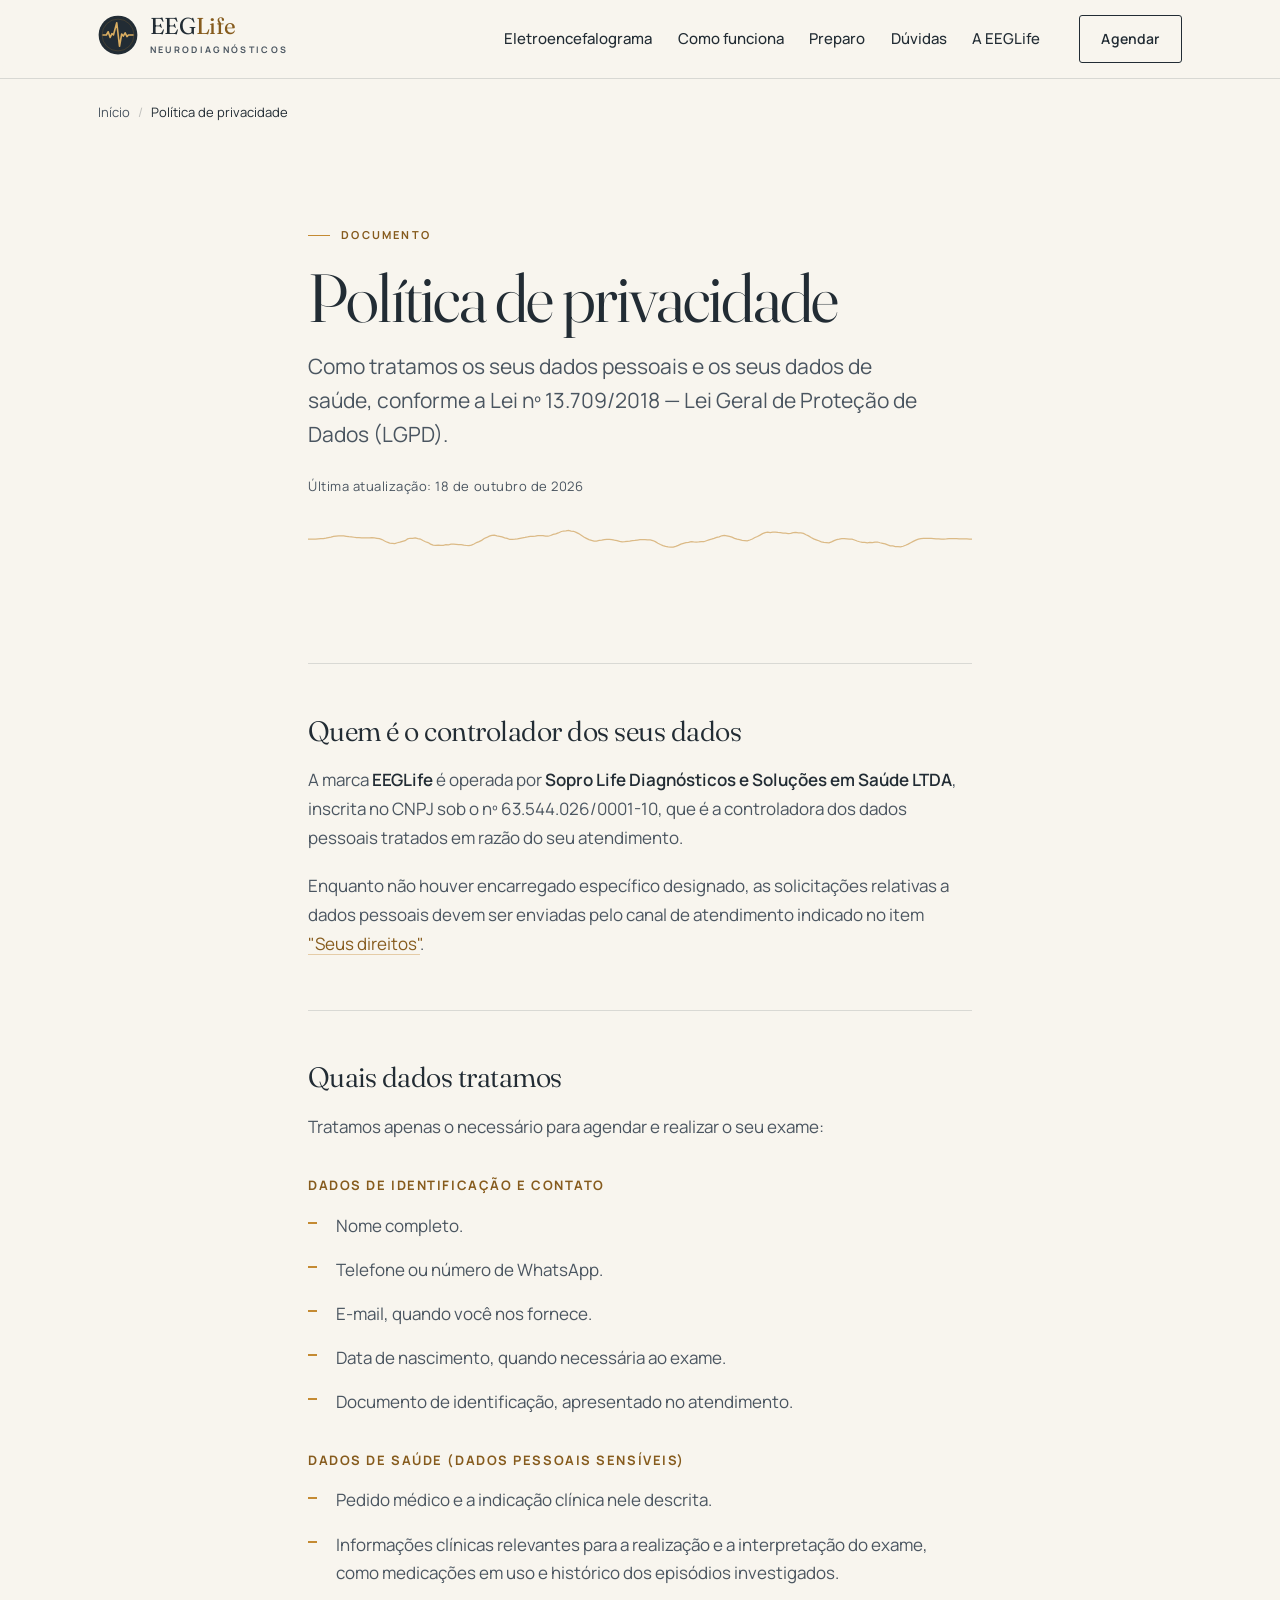
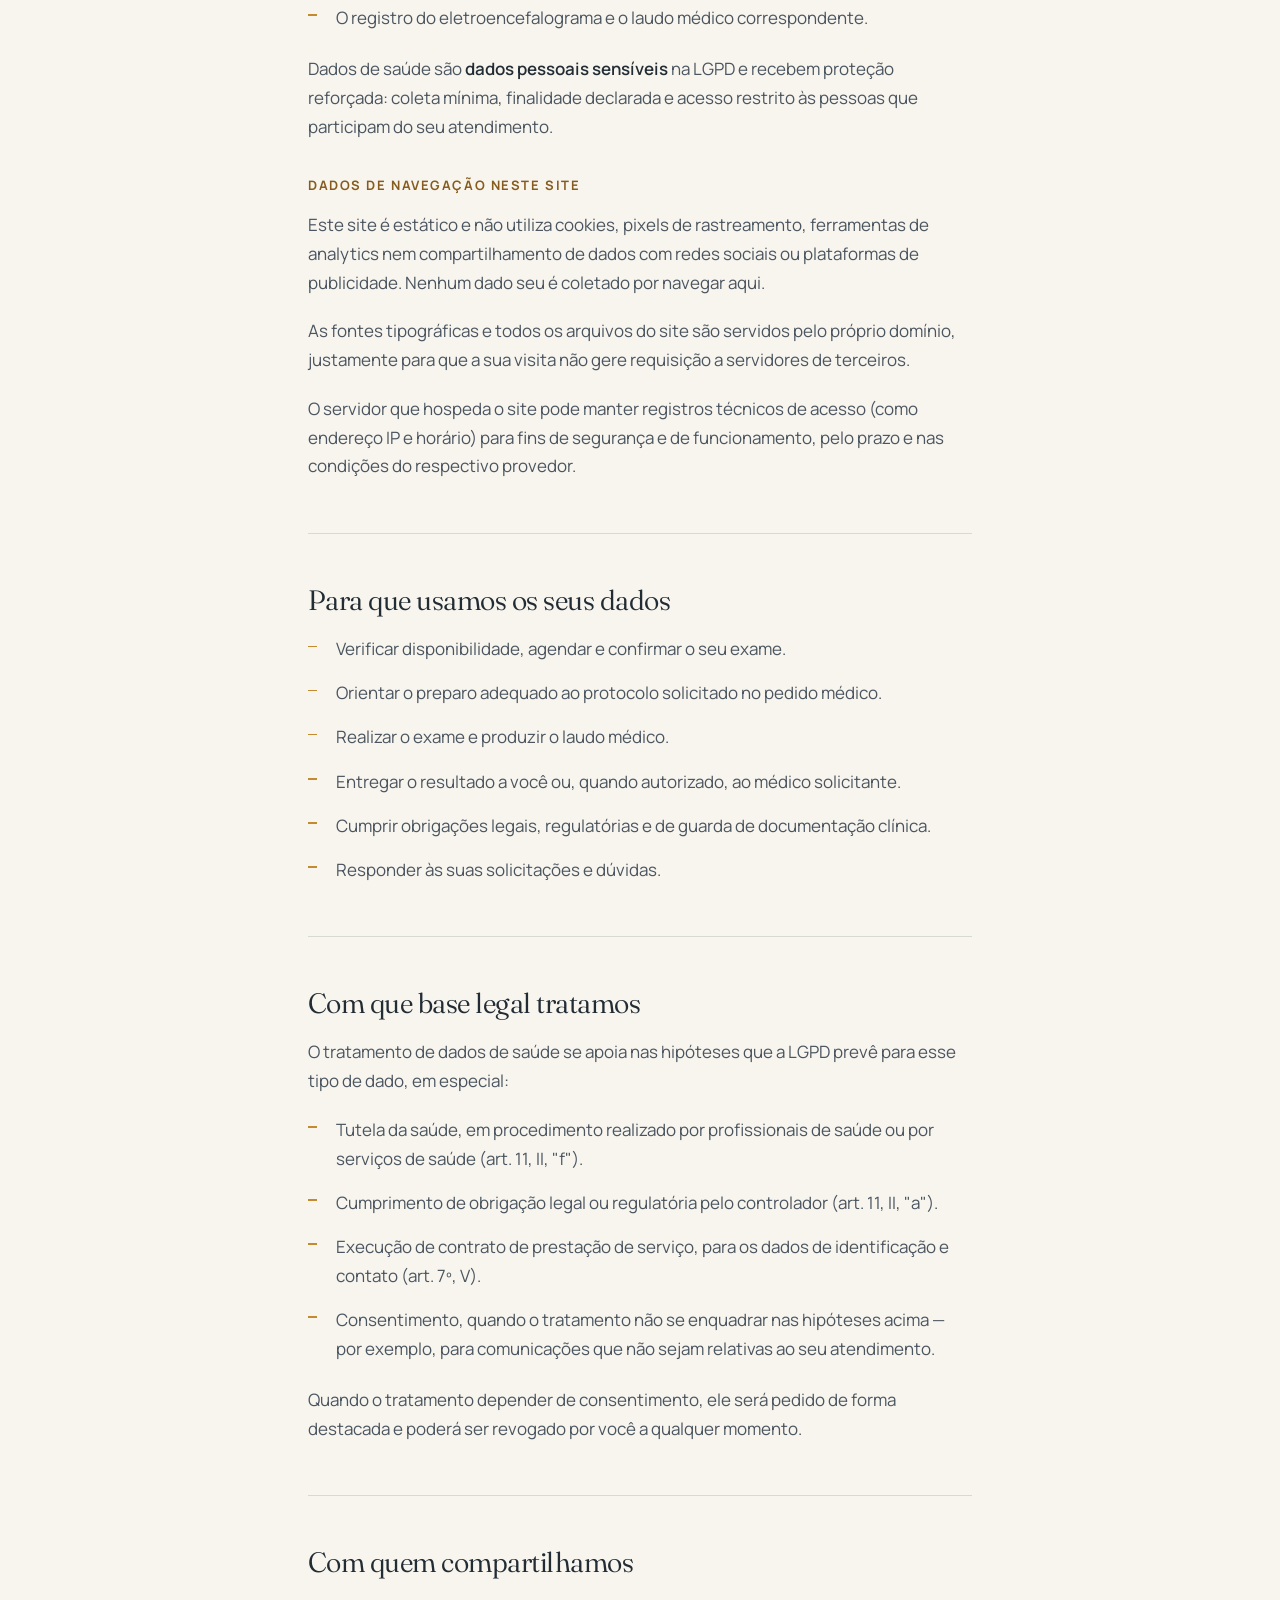
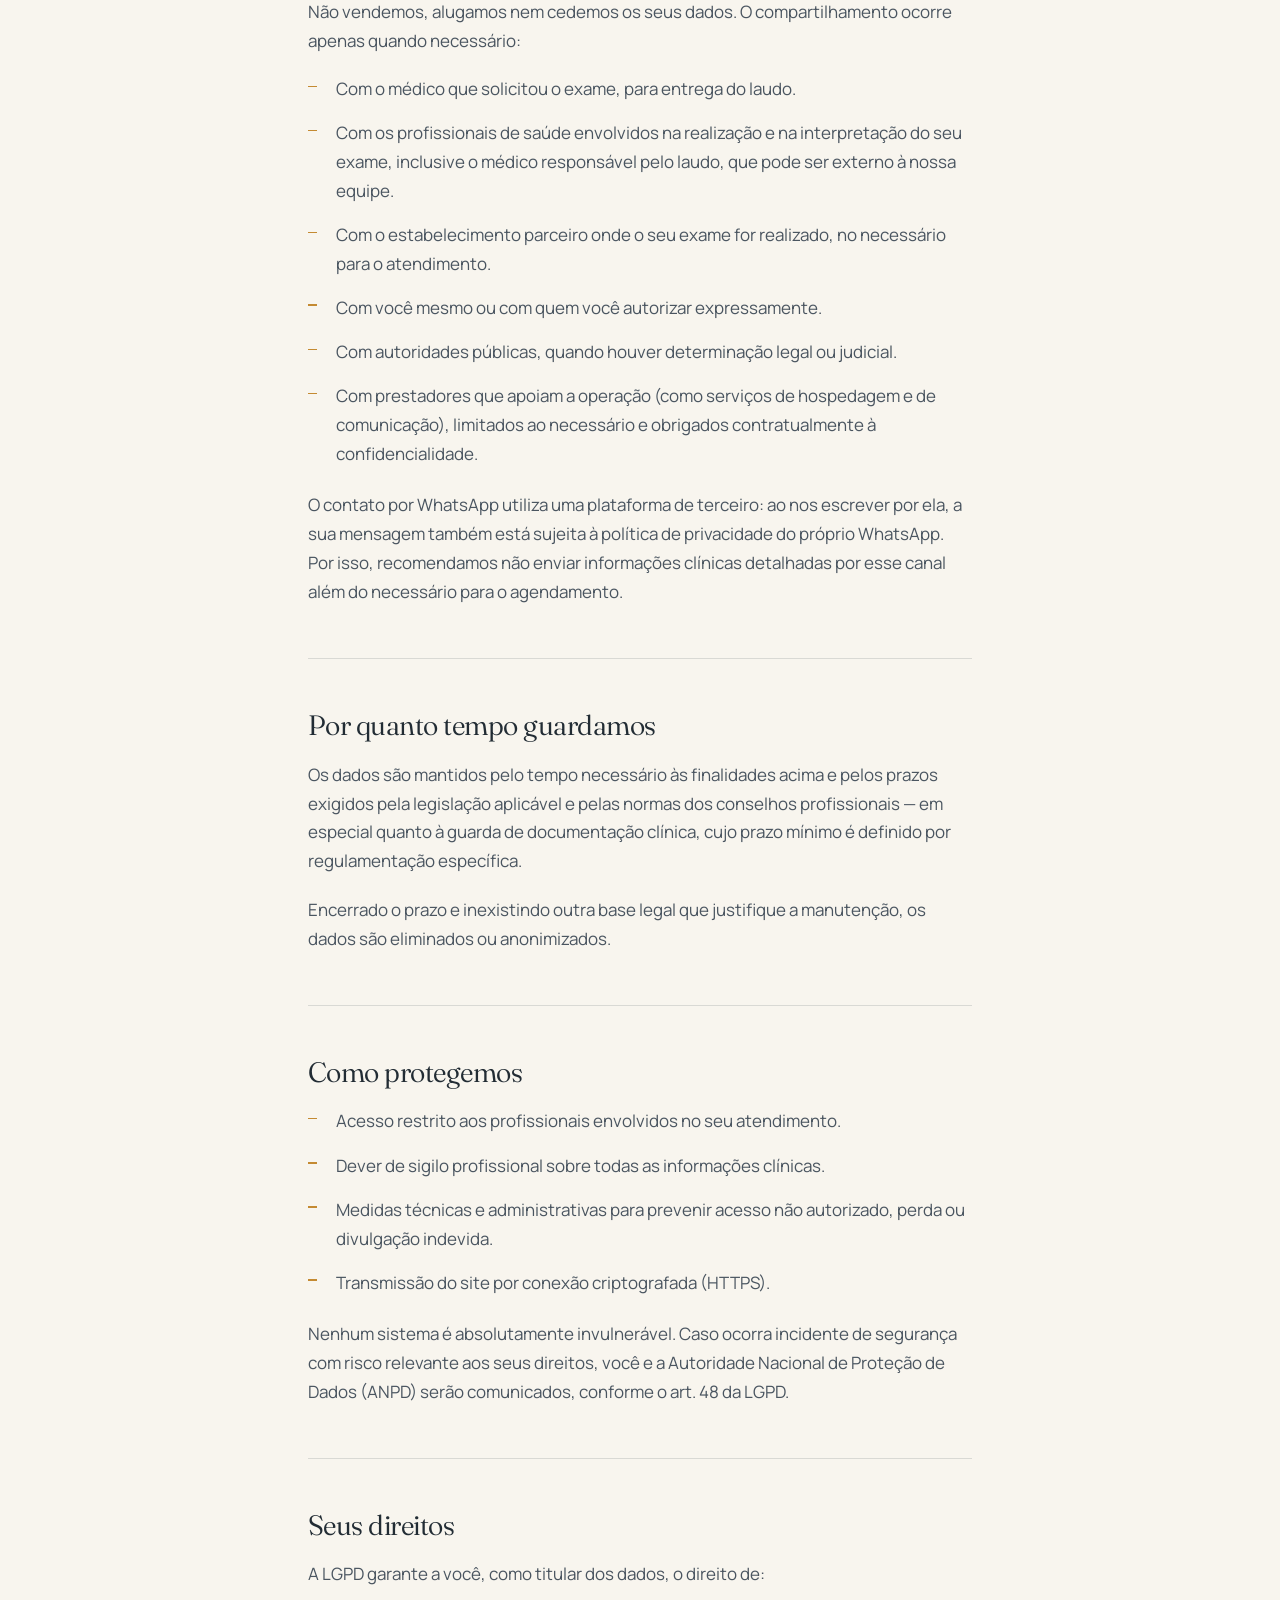
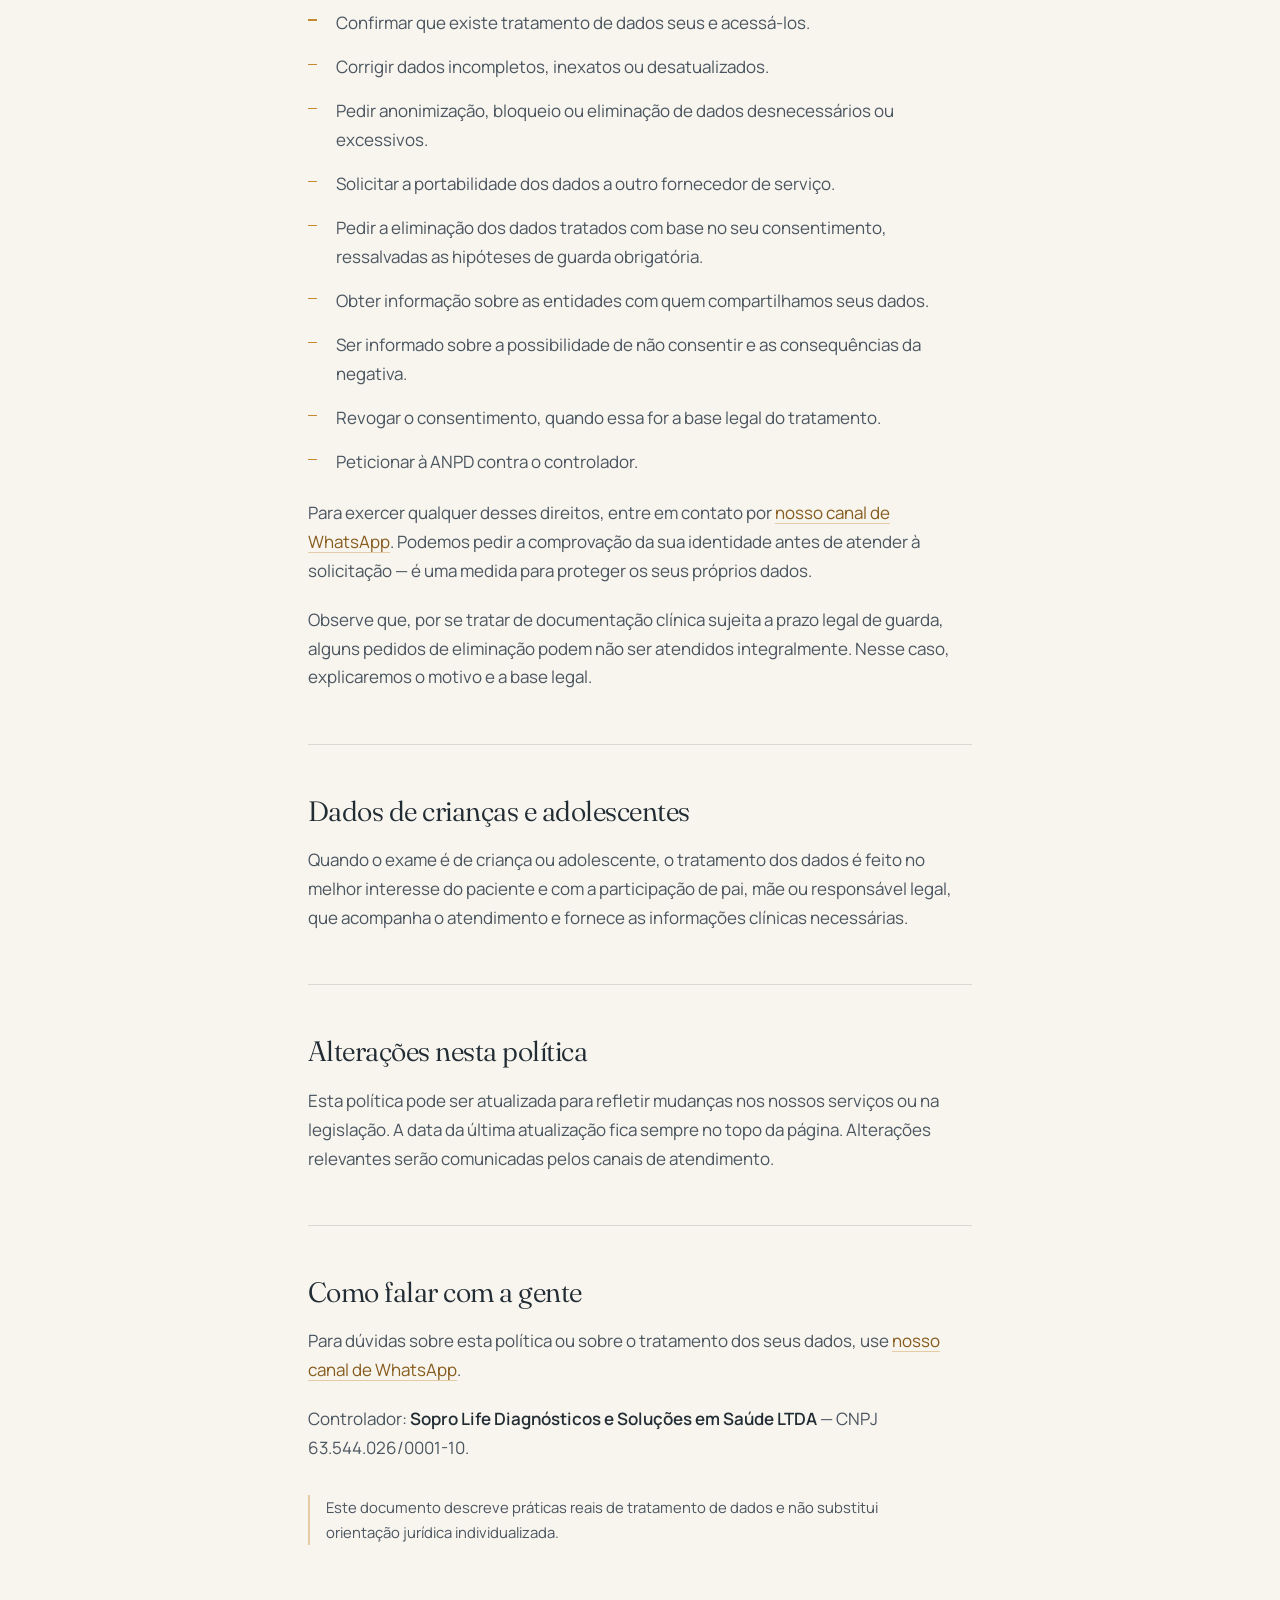
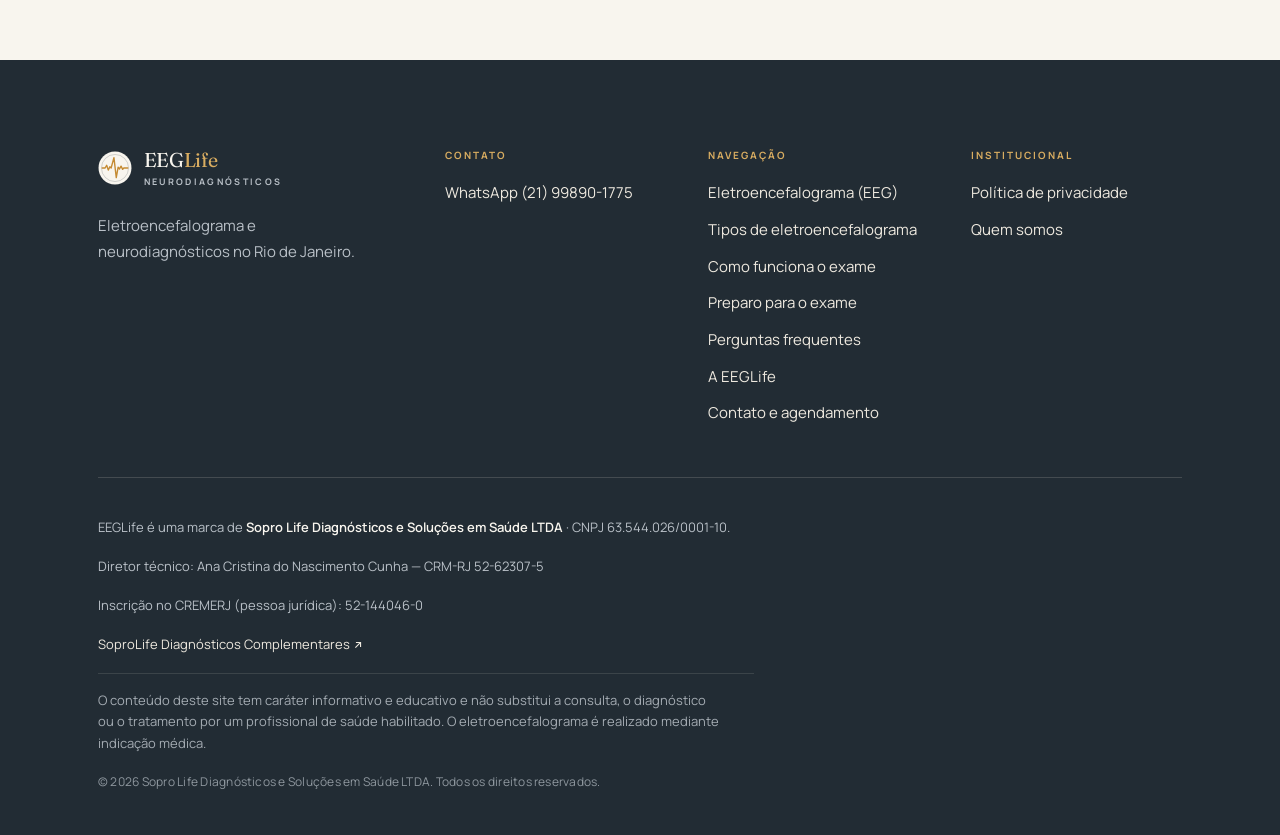
<file: politica-de-privacidade/index.html>
<!DOCTYPE html>
<html lang="pt-BR">
<head>
  <meta charset="utf-8"/>
  <!-- Marca que há JavaScript antes da primeira pintura: no celular o menu já
       nasce recolhido, em vez de aparecer empilhado e colapsar depois. Sem
       JavaScript a classe não entra e a navegação fica visível e utilizável. -->
  <script>document.documentElement.className+=' tem-js';</script>
  <meta name="viewport" content="width=device-width, initial-scale=1"/>
  <title>Política de privacidade | EEGLife</title>
  <meta name="description" content="Como a EEGLife trata os dados pessoais e os dados de saúde dos pacientes, conforme a Lei Geral de Proteção de Dados (LGPD)."/>
  <link rel="canonical" href="https://eeglife.com.br/politica-de-privacidade/"/>
  <meta name="robots" content="index, follow, max-image-preview:large"/>
  <meta name="theme-color" content="#F8F5EE" media="(prefers-color-scheme: light)"/>
  <meta name="theme-color" content="#1A232A" media="(prefers-color-scheme: dark)"/>

  <meta property="og:type" content="website"/>
  <meta property="og:site_name" content="EEGLife"/>
  <meta property="og:locale" content="pt_BR"/>
  <meta property="og:title" content="Política de privacidade | EEGLife"/>
  <meta property="og:description" content="Como a EEGLife trata os dados pessoais e os dados de saúde dos pacientes, conforme a Lei Geral de Proteção de Dados (LGPD)."/>
  <meta property="og:url" content="https://eeglife.com.br/politica-de-privacidade/"/>
  <meta property="og:image" content="https://eeglife.com.br/assets/img/eeglife-og.png"/>
  <meta property="og:image:width" content="1200"/>
  <meta property="og:image:height" content="630"/>
  <meta property="og:image:alt" content="EEGLife — Neurodiagnósticos"/>
  <meta name="twitter:card" content="summary_large_image"/>

  <link rel="icon" href="/assets/img/favicon.svg" type="image/svg+xml"/>
  <link rel="icon" href="/assets/img/favicon-32.png" sizes="32x32" type="image/png"/>
  <link rel="apple-touch-icon" href="/assets/img/apple-touch-icon.png"/>
  <link rel="manifest" href="/site.webmanifest"/>

  <link rel="preload" href="/assets/fonts/fraunces-latin.woff2" as="font" type="font/woff2" crossorigin/>
  <link rel="preload" href="/assets/fonts/manrope-latin.woff2" as="font" type="font/woff2" crossorigin/>
  <link rel="stylesheet" href="/assets/css/eeglife.css"/>
  <script type="application/ld+json">{
  "@context": "https://schema.org",
  "@graph": [
    {
      "@type": "MedicalBusiness",
      "@id": "https://eeglife.com.br/#eeglife",
      "name": "EEGLife",
      "alternateName": "EEGLife Neurodiagnósticos",
      "legalName": "Sopro Life Diagnósticos e Soluções em Saúde LTDA",
      "url": "https://eeglife.com.br/",
      "description": "Eletroencefalograma e neurodiagnósticos no Rio de Janeiro.",
      "medicalSpecialty": "Neurologic",
      "areaServed": {
        "@type": "City",
        "name": "Rio de Janeiro"
      },
      "parentOrganization": {
        "@type": "Organization",
        "name": "Sopro Life Diagnósticos e Soluções em Saúde LTDA",
        "url": "https://soprolife.com.br",
        "taxID": "63.544.026/0001-10"
      },
      "availableService": [
        {
          "@type": "MedicalTest",
          "name": "Eletroencefalograma (EEG)",
          "description": "Registro da atividade elétrica do cérebro por meio de eletrodos posicionados no couro cabeludo.",
          "url": "https://eeglife.com.br/eletroencefalograma/"
        }
      ],
      "telephone": "+5521998901775",
      "address": {
        "@type": "PostalAddress",
        "addressLocality": "Rio de Janeiro",
        "addressRegion": "RJ",
        "addressCountry": "BR"
      }
    },
    {
      "@type": "WebSite",
      "@id": "https://eeglife.com.br/#site",
      "name": "EEGLife",
      "url": "https://eeglife.com.br/",
      "inLanguage": "pt-BR",
      "publisher": {
        "@id": "https://eeglife.com.br/#eeglife"
      }
    },
    {
      "@type": "WebPage",
      "@id": "https://eeglife.com.br/politica-de-privacidade/",
      "url": "https://eeglife.com.br/politica-de-privacidade/",
      "name": "Política de privacidade | EEGLife",
      "description": "Como a EEGLife trata os dados pessoais e os dados de saúde dos pacientes, conforme a Lei Geral de Proteção de Dados (LGPD).",
      "inLanguage": "pt-BR",
      "isPartOf": {
        "@id": "https://eeglife.com.br/#site"
      },
      "about": {
        "@id": "https://eeglife.com.br/#eeglife"
      }
    },
    {
      "@type": "BreadcrumbList",
      "itemListElement": [
        {
          "@type": "ListItem",
          "position": 1,
          "name": "Início",
          "item": "https://eeglife.com.br/"
        },
        {
          "@type": "ListItem",
          "position": 2,
          "name": "Política de privacidade",
          "item": "https://eeglife.com.br/politica-de-privacidade/"
        }
      ]
    }
  ]
}</script>
</head>
<body class="pagina-legal">
  <a class="pular" href="#conteudo">Pular para o conteúdo</a>
  <header class="cabecalho" data-cabecalho>
  <div class="cabecalho__in wrap">
    <a class="cabecalho__marca" href="/" aria-label="EEGLife — página inicial">
      
<span class="logo">
  <svg class="logo__marca" viewBox="0 0 64 64" aria-hidden="true" focusable="false">
    <circle cx="32" cy="32" r="31" class="logo__disco"/>
    <circle cx="32" cy="32" r="25.5" class="logo__anel"/>
    <path class="logo__tracado"
          d="M8 32h5.4l2.9-5.2 3.1 9.1 2.9-6.1 2.4 2.1L30 12.4 34.4 50l3.5-19.6 2.6 3.4 2.9-5.3 3 6.1 2.2-2.6H56"
          fill="none" stroke-linecap="round" stroke-linejoin="round"/>
  </svg>
  <span class="logo__texto">
    <span class="logo__nome">EEG<em>Life</em></span>
    <span class="logo__sub">Neurodiagnósticos</span>
  </span>
</span>
    </a>
    <button class="nav-toggle" type="button" data-nav-toggle
            aria-controls="nav-principal" aria-expanded="false"
            aria-label="Abrir o menu de navegação">
      <span class="nav-toggle__barras" aria-hidden="true"></span>
      <span data-nav-rotulo>Menu</span>
    </button>
    <nav class="nav" id="nav-principal" aria-label="Navegação principal">
      <a href="/eletroencefalograma/">Eletroencefalograma</a>
<a href="/como-funciona-o-exame/">Como funciona</a>
<a href="/preparo-para-eletroencefalograma/">Preparo</a>
<a href="/perguntas-frequentes/">Dúvidas</a>
<a href="/sobre/">A EEGLife</a>
      <a class="nav__contato" href="/contato/">Contato</a>
    </nav>
    <a class="cabecalho__cta" href="https://wa.me/5521998901775?text=Ol%C3%A1!%20Gostaria%20de%20verificar%20a%20disponibilidade%20para%20agendar%20um%20eletroencefalograma%20(EEG)%20com%20a%20EEGLife." target="_blank"
         rel="noopener noreferrer" data-eeg-cta="cabecalho">Agendar</a>
  </div>
</header>
  <nav class="trilha" aria-label="Você está em">
    <div class="wrap">
      <ol>
        <li><a href="/">Início</a></li>
<li><span aria-current="page">Política de privacidade</span></li>
      </ol>
    </div>
  </nav>
  <main id="conteudo" tabindex="-1">
<section class="capa capa--legal">
  <div class="wrap wrap--estreito">
    <p class="eyebrow">Documento</p>
    <h1 class="capa__titulo">Política de privacidade</h1>
    <p class="capa__texto">
      Como tratamos os seus dados pessoais e os seus dados de saúde, conforme a
      Lei nº 13.709/2018 — Lei Geral de Proteção de Dados (LGPD).
    </p>
    <p class="legal__data">Última atualização: 18 de outubro de 2026</p>
    <div class="filete" aria-hidden="true">
    <svg viewBox="0 0 1200 24" preserveAspectRatio="none"
           aria-hidden="true" focusable="false">
      <path d="M0 11 L4.6 11 L9.2 11 L13.8 11 L18.5 10.8 L23.1 10.6 L27.7 10.4 L32.3 10 L36.9 9.3 L41.5 8.8 L46.2 8.1 L50.8 7.7 L55.4 7.5 L60 7.5 L64.6 7.6 L69.2 8 L73.8 8.4 L78.5 8.5 L83.1 9 L87.7 9.5 L92.3 9.5 L96.9 9.8 L101.5 9.6 L106.2 9.8 L110.8 9.7 L115.4 9.5 L120 9.8 L124.6 10.2 L129.2 10.6 L133.8 11.5 L138.5 13.1 L143.1 14.4 L147.7 15.4 L152.3 15.6 L156.9 15.9 L161.5 15 L166.2 14.4 L170.8 13.5 L175.4 12.7 L180 10.8 L184.6 10.1 L189.2 10.1 L193.8 9.7 L198.5 10.4 L203.1 11 L207.7 12.6 L212.3 13.9 L216.9 14.8 L221.5 16.5 L226.2 17.6 L230.8 17.9 L235.4 17.7 L240 17.8 L244.6 17.8 L249.2 17.1 L253.8 17.3 L258.5 16.6 L263.1 16.5 L267.7 16.7 L272.3 17.1 L276.9 17 L281.5 17.6 L286.2 18 L290.8 18.1 L295.4 17.6 L300 16.3 L304.6 14.8 L309.2 13.7 L313.8 12.4 L318.5 10.3 L323.1 9.2 L327.7 7.8 L332.3 7 L336.9 6.8 L341.5 7.5 L346.2 8 L350.8 8.7 L355.4 9.6 L360 10.2 L364.6 11.4 L369.2 11.3 L373.8 11.1 L378.5 10.8 L383.1 10.2 L387.7 9.6 L392.3 9.2 L396.9 8.7 L401.5 8 L406.2 8 L410.8 7.7 L415.4 7.2 L420 7.1 L424.6 7.3 L429.2 7.8 L433.8 7.9 L438.5 7.1 L443.1 5.8 L447.7 5.4 L452.3 4.3 L456.9 3 L461.5 2.2 L466.2 2 L470.8 1.4 L475.4 2.2 L480 2.5 L484.6 3.7 L489.2 5 L493.8 6.9 L498.5 8.8 L503.1 10.2 L507.7 11.6 L512.3 12.3 L516.9 13.1 L521.5 13.1 L526.2 12.4 L530.8 12.1 L535.4 11.6 L540 11.2 L544.6 11.2 L549.2 11.5 L553.8 12.1 L558.5 12.6 L563.1 13.5 L567.7 14.1 L572.3 13.9 L576.9 13.5 L581.5 13.1 L586.2 12.6 L590.8 12.5 L595.4 12.1 L600 11.7 L604.6 11.5 L609.2 11.5 L613.8 11.9 L618.5 11.9 L623.1 12.6 L627.7 13.8 L632.3 15.5 L636.9 16.9 L641.5 18.2 L646.2 18.9 L650.8 19.5 L655.4 19.7 L660 19.7 L664.6 19 L669.2 17.9 L673.8 16.5 L678.5 15.6 L683.1 14.9 L687.7 14.5 L692.3 13.7 L696.9 14 L701.5 14.2 L706.2 14.1 L710.8 13.8 L715.4 13.9 L720 12.8 L724.6 11.9 L729.2 11.1 L733.8 10.2 L738.5 9.2 L743.1 8.5 L747.7 7.4 L752.3 6.9 L756.9 7.5 L761.5 8.1 L766.2 8.9 L770.8 10.2 L775.4 11.1 L780 11.7 L784.6 12.4 L789.2 12.6 L793.8 12.9 L798.5 12 L803.1 10.9 L807.7 9.3 L812.3 8.2 L816.9 6.7 L821.5 5.1 L826.2 4 L830.8 3.5 L835.4 4 L840 3.5 L844.6 3.5 L849.2 3.8 L853.8 4 L858.5 4.4 L863.1 4.6 L867.7 5 L872.3 4.7 L876.9 4 L881.5 3.8 L886.2 4.3 L890.8 4.3 L895.4 4.8 L900 6.3 L904.6 7.5 L909.2 9.2 L913.8 10.8 L918.5 11.8 L923.1 12.8 L927.7 14 L932.3 14.6 L936.9 14.8 L941.5 15 L946.2 14.1 L950.8 12.7 L955.4 11.7 L960 11.1 L964.6 10.4 L969.2 10.5 L973.8 10.7 L978.5 11 L983.1 11 L987.7 12 L992.3 13.1 L996.9 13.9 L1001.5 14.6 L1006.2 14.7 L1010.8 15 L1015.4 14.7 L1020 14.9 L1024.6 14.4 L1029.2 14.2 L1033.8 15 L1038.5 15.6 L1043.1 16.2 L1047.7 17.3 L1052.3 18.3 L1056.9 18.5 L1061.5 19.1 L1066.2 19.2 L1070.8 19.5 L1075.4 18.8 L1080 17.7 L1084.6 16.5 L1089.2 15 L1093.8 13.5 L1098.5 12.1 L1103.1 11 L1107.7 10.5 L1112.3 10.3 L1116.9 10.3 L1121.5 10.3 L1126.2 10.3 L1130.8 10.6 L1135.4 10.9 L1140 10.9 L1144.6 11 L1149.2 11 L1153.8 10.9 L1158.5 10.6 L1163.1 10.6 L1167.7 10.6 L1172.3 10.6 L1176.9 10.7 L1181.5 10.8 L1186.2 10.8 L1190.8 10.9 L1195.4 11 L1200 11" fill="none" stroke="currentColor" stroke-width="1.25"
        stroke-linecap="round" vector-effect="non-scaling-stroke"/>
    </svg>
  </div>
  </div>
</section>

<div class="legal">
  <div class="wrap wrap--estreito">

    <section class="legal__bloco" id="controlador">
  <h2 class="legal__titulo">Quem é o controlador dos seus dados</h2>
  <p>
          A marca <strong>EEGLife</strong> é operada por
          <strong>Sopro Life Diagnósticos e Soluções em Saúde LTDA</strong>, inscrita no CNPJ sob o nº 63.544.026/0001-10, que é a controladora dos dados pessoais tratados em razão do seu
          atendimento.
        </p>
<p>
              Enquanto não houver encarregado específico designado, as
              solicitações relativas a dados pessoais devem ser enviadas pelo
              canal de atendimento indicado no item
              <a href="#direitos">"Seus direitos"</a>.
            </p>
</section>

    <section class="legal__bloco" id="dados">
  <h2 class="legal__titulo">Quais dados tratamos</h2>
  <p>Tratamos apenas o necessário para agendar e realizar o seu exame:</p>
<h3 class="legal__sub">Dados de identificação e contato</h3>
<ul class="pontos ">
    <li>Nome completo.</li>
<li>Telefone ou número de WhatsApp.</li>
<li>E-mail, quando você nos fornece.</li>
<li>Data de nascimento, quando necessária ao exame.</li>
<li>Documento de identificação, apresentado no atendimento.</li>
  </ul>
<h3 class="legal__sub">Dados de saúde (dados pessoais sensíveis)</h3>
<ul class="pontos ">
    <li>Pedido médico e a indicação clínica nele descrita.</li>
<li>Informações clínicas relevantes para a realização e a interpretação do exame, como medicações em uso e histórico dos episódios investigados.</li>
<li>O registro do eletroencefalograma e o laudo médico correspondente.</li>
  </ul>
<p>
          Dados de saúde são <strong>dados pessoais sensíveis</strong> na LGPD e
          recebem proteção reforçada: coleta mínima, finalidade declarada e
          acesso restrito às pessoas que participam do seu atendimento.
        </p>
<h3 class="legal__sub">Dados de navegação neste site</h3>
<p>
          Este site é estático e não utiliza cookies, pixels de rastreamento,
          ferramentas de analytics nem compartilhamento de dados com redes
          sociais ou plataformas de publicidade. Nenhum dado seu é coletado por
          navegar aqui.
        </p>
<p>
          As fontes tipográficas e todos os arquivos do site são servidos pelo
          próprio domínio, justamente para que a sua visita não gere requisição
          a servidores de terceiros.
        </p>
<p>
          O servidor que hospeda o site pode manter registros técnicos de acesso
          (como endereço IP e horário) para fins de segurança e de
          funcionamento, pelo prazo e nas condições do respectivo provedor.
        </p>
</section>

    <section class="legal__bloco" id="finalidades">
  <h2 class="legal__titulo">Para que usamos os seus dados</h2>
  <ul class="pontos ">
    <li>Verificar disponibilidade, agendar e confirmar o seu exame.</li>
<li>Orientar o preparo adequado ao protocolo solicitado no pedido médico.</li>
<li>Realizar o exame e produzir o laudo médico.</li>
<li>Entregar o resultado a você ou, quando autorizado, ao médico solicitante.</li>
<li>Cumprir obrigações legais, regulatórias e de guarda de documentação clínica.</li>
<li>Responder às suas solicitações e dúvidas.</li>
  </ul>
</section>

    <section class="legal__bloco" id="bases">
  <h2 class="legal__titulo">Com que base legal tratamos</h2>
  <p>
          O tratamento de dados de saúde se apoia nas hipóteses que a LGPD prevê
          para esse tipo de dado, em especial:
        </p>
<ul class="pontos ">
    <li>Tutela da saúde, em procedimento realizado por profissionais de saúde ou por serviços de saúde (art. 11, II, &quot;f&quot;).</li>
<li>Cumprimento de obrigação legal ou regulatória pelo controlador (art. 11, II, &quot;a&quot;).</li>
<li>Execução de contrato de prestação de serviço, para os dados de identificação e contato (art. 7º, V).</li>
<li>Consentimento, quando o tratamento não se enquadrar nas hipóteses acima — por exemplo, para comunicações que não sejam relativas ao seu atendimento.</li>
  </ul>
<p>
          Quando o tratamento depender de consentimento, ele será pedido de forma
          destacada e poderá ser revogado por você a qualquer momento.
        </p>
</section>

    <section class="legal__bloco" id="compartilhamento">
  <h2 class="legal__titulo">Com quem compartilhamos</h2>
  <p>
          Não vendemos, alugamos nem cedemos os seus dados. O compartilhamento
          ocorre apenas quando necessário:
        </p>
<ul class="pontos ">
    <li>Com o médico que solicitou o exame, para entrega do laudo.</li>
<li>Com os profissionais de saúde envolvidos na realização e na interpretação do seu exame, inclusive o médico responsável pelo laudo, que pode ser externo à nossa equipe.</li>
<li>Com o estabelecimento parceiro onde o seu exame for realizado, no necessário para o atendimento.</li>
<li>Com você mesmo ou com quem você autorizar expressamente.</li>
<li>Com autoridades públicas, quando houver determinação legal ou judicial.</li>
<li>Com prestadores que apoiam a operação (como serviços de hospedagem e de comunicação), limitados ao necessário e obrigados contratualmente à confidencialidade.</li>
  </ul>
<p>
          O contato por WhatsApp utiliza uma plataforma de terceiro: ao nos
          escrever por ela, a sua mensagem também está sujeita à política de
          privacidade do próprio WhatsApp. Por isso, recomendamos não enviar
          informações clínicas detalhadas por esse canal além do necessário para
          o agendamento.
        </p>
</section>

    <section class="legal__bloco" id="guarda">
  <h2 class="legal__titulo">Por quanto tempo guardamos</h2>
  <p>
          Os dados são mantidos pelo tempo necessário às finalidades acima e
          pelos prazos exigidos pela legislação aplicável e pelas normas dos
          conselhos profissionais — em especial quanto à guarda de documentação
          clínica, cujo prazo mínimo é definido por regulamentação específica.
        </p>
<p>
          Encerrado o prazo e inexistindo outra base legal que justifique a
          manutenção, os dados são eliminados ou anonimizados.
        </p>
</section>

    <section class="legal__bloco" id="seguranca">
  <h2 class="legal__titulo">Como protegemos</h2>
  <ul class="pontos ">
    <li>Acesso restrito aos profissionais envolvidos no seu atendimento.</li>
<li>Dever de sigilo profissional sobre todas as informações clínicas.</li>
<li>Medidas técnicas e administrativas para prevenir acesso não autorizado, perda ou divulgação indevida.</li>
<li>Transmissão do site por conexão criptografada (HTTPS).</li>
  </ul>
<p>
          Nenhum sistema é absolutamente invulnerável. Caso ocorra incidente de
          segurança com risco relevante aos seus direitos, você e a Autoridade
          Nacional de Proteção de Dados (ANPD) serão comunicados, conforme o
          art. 48 da LGPD.
        </p>
</section>

    <section class="legal__bloco" id="direitos">
  <h2 class="legal__titulo">Seus direitos</h2>
  <p>A LGPD garante a você, como titular dos dados, o direito de:</p>
<ul class="pontos ">
    <li>Confirmar que existe tratamento de dados seus e acessá-los.</li>
<li>Corrigir dados incompletos, inexatos ou desatualizados.</li>
<li>Pedir anonimização, bloqueio ou eliminação de dados desnecessários ou excessivos.</li>
<li>Solicitar a portabilidade dos dados a outro fornecedor de serviço.</li>
<li>Pedir a eliminação dos dados tratados com base no seu consentimento, ressalvadas as hipóteses de guarda obrigatória.</li>
<li>Obter informação sobre as entidades com quem compartilhamos seus dados.</li>
<li>Ser informado sobre a possibilidade de não consentir e as consequências da negativa.</li>
<li>Revogar o consentimento, quando essa for a base legal do tratamento.</li>
<li>Peticionar à ANPD contra o controlador.</li>
  </ul>
<p>
          Para exercer qualquer desses direitos, entre em contato por
          <a href="https://wa.me/5521998901775?text=Ol%C3%A1!%20Vim%20pelo%20site%20da%20EEGLife%20e%20gostaria%20de%20informa%C3%A7%C3%B5es%20sobre%20o%20eletroencefalograma." target="_blank" rel="noopener noreferrer">nosso canal de WhatsApp</a>. Podemos pedir a comprovação da sua identidade antes
          de atender à solicitação — é uma medida para proteger os seus próprios
          dados.
        </p>
<p>
          Observe que, por se tratar de documentação clínica sujeita a prazo
          legal de guarda, alguns pedidos de eliminação podem não ser atendidos
          integralmente. Nesse caso, explicaremos o motivo e a base legal.
        </p>
</section>

    <section class="legal__bloco" id="menores">
  <h2 class="legal__titulo">Dados de crianças e adolescentes</h2>
  <p>
        Quando o exame é de criança ou adolescente, o tratamento dos dados é
        feito no melhor interesse do paciente e com a participação de pai, mãe
        ou responsável legal, que acompanha o atendimento e fornece as
        informações clínicas necessárias.
      </p>
</section>

    <section class="legal__bloco" id="alteracoes">
  <h2 class="legal__titulo">Alterações nesta política</h2>
  <p>
        Esta política pode ser atualizada para refletir mudanças nos nossos
        serviços ou na legislação. A data da última atualização fica sempre no
        topo da página. Alterações relevantes serão comunicadas pelos canais de
        atendimento.
      </p>
</section>

    <section class="legal__bloco" id="contato">
  <h2 class="legal__titulo">Como falar com a gente</h2>
  <p>
          Para dúvidas sobre esta política ou sobre o tratamento dos seus dados,
          use <a href="https://wa.me/5521998901775?text=Ol%C3%A1!%20Vim%20pelo%20site%20da%20EEGLife%20e%20gostaria%20de%20informa%C3%A7%C3%B5es%20sobre%20o%20eletroencefalograma." target="_blank" rel="noopener noreferrer">nosso canal de WhatsApp</a>.
        </p>
<p>
          Controlador: <strong>Sopro Life Diagnósticos e Soluções em Saúde LTDA</strong> — CNPJ 63.544.026/0001-10.
        </p>
<p class="legal__nota">
          Este documento descreve práticas reais de tratamento de dados e não
          substitui orientação jurídica individualizada.
        </p>
</section>

  </div>
</div>
  </main>
  <footer class="rodape">
  <div class="wrap">
    <div class="rodape__topo">
      <div class="rodape__marca">
        
<span class="logo logo--compacto">
  <svg class="logo__marca" viewBox="0 0 64 64" aria-hidden="true" focusable="false">
    <circle cx="32" cy="32" r="31" class="logo__disco"/>
    <circle cx="32" cy="32" r="25.5" class="logo__anel"/>
    <path class="logo__tracado"
          d="M8 32h5.4l2.9-5.2 3.1 9.1 2.9-6.1 2.4 2.1L30 12.4 34.4 50l3.5-19.6 2.6 3.4 2.9-5.3 3 6.1 2.2-2.6H56"
          fill="none" stroke-linecap="round" stroke-linejoin="round"/>
  </svg>
  <span class="logo__texto">
    <span class="logo__nome">EEG<em>Life</em></span>
    <span class="logo__sub">Neurodiagnósticos</span>
  </span>
</span>
        <p class="rodape__tagline">Eletroencefalograma e neurodiagnósticos no Rio de Janeiro.</p>
      </div>
      <nav class="rodape__col" aria-label="Contato">
        <h2 class="rodape__titulo">Contato</h2>
        <ul><li><a href="https://wa.me/5521998901775?text=Ol%C3%A1!%20Vim%20pelo%20site%20da%20EEGLife%20e%20gostaria%20de%20informa%C3%A7%C3%B5es%20sobre%20o%20eletroencefalograma." target="_blank" rel="noopener noreferrer"
         data-eeg-cta="rodape">WhatsApp (21) 99890-1775</a></li></ul>
      </nav>
      <nav class="rodape__col" aria-label="Páginas">
        <h2 class="rodape__titulo">Navegação</h2>
        <ul><li><a href="/eletroencefalograma/">Eletroencefalograma (EEG)</a></li>
<li><a href="/tipos-de-eletroencefalograma/">Tipos de eletroencefalograma</a></li>
<li><a href="/como-funciona-o-exame/">Como funciona o exame</a></li>
<li><a href="/preparo-para-eletroencefalograma/">Preparo para o exame</a></li>
<li><a href="/perguntas-frequentes/">Perguntas frequentes</a></li>
<li><a href="/sobre/">A EEGLife</a></li>
<li><a href="/contato/">Contato e agendamento</a></li></ul>
      </nav>
      <nav class="rodape__col" aria-label="Institucional">
        <h2 class="rodape__titulo">Institucional</h2>
        <ul>
          <li><a href="/politica-de-privacidade/">Política de privacidade</a></li>
          <li><a href="/sobre/">Quem somos</a></li>
        </ul>
      </nav>
    </div>
    <div class="rodape__base">
      <p class="rodape__operadora">
      EEGLife é uma marca de
      <strong>Sopro Life Diagnósticos e Soluções em Saúde LTDA</strong> · CNPJ 63.544.026/0001-10.
    </p>
<p class="rodape__rt">Diretor técnico: Ana Cristina do Nascimento Cunha — CRM-RJ 52-62307-5</p>
<p class="rodape__rt">Inscrição no CREMERJ (pessoa jurídica): 52-144046-0</p>
<p class="rodape__link-operadora">
          <a class="link-externo" href="https://soprolife.com.br" target="_blank" rel="noopener noreferrer">SoproLife Diagnósticos Complementares</a>
        </p>
      <p class="rodape__aviso">
        O conteúdo deste site tem caráter informativo e educativo e não
        substitui a consulta, o diagnóstico ou o tratamento por um profissional
        de saúde habilitado. O eletroencefalograma é realizado mediante
        indicação médica.
      </p>
      <p class="rodape__copy">© 2026 Sopro Life Diagnósticos e Soluções em Saúde LTDA. Todos os direitos reservados.</p>
    </div>
  </div>
</footer>
  <div class="barra-contato">
    <p class="barra-contato__texto">Agendamento de EEG</p>
    <a class="barra-contato__acao" href="https://wa.me/5521998901775?text=Ol%C3%A1!%20Gostaria%20de%20verificar%20a%20disponibilidade%20para%20agendar%20um%20eletroencefalograma%20(EEG)%20com%20a%20EEGLife." target="_blank"
       rel="noopener noreferrer" data-eeg-cta="barra">WhatsApp</a>
  </div>
  <script src="/assets/js/site.js" defer></script>
</body>
</html>
</file>
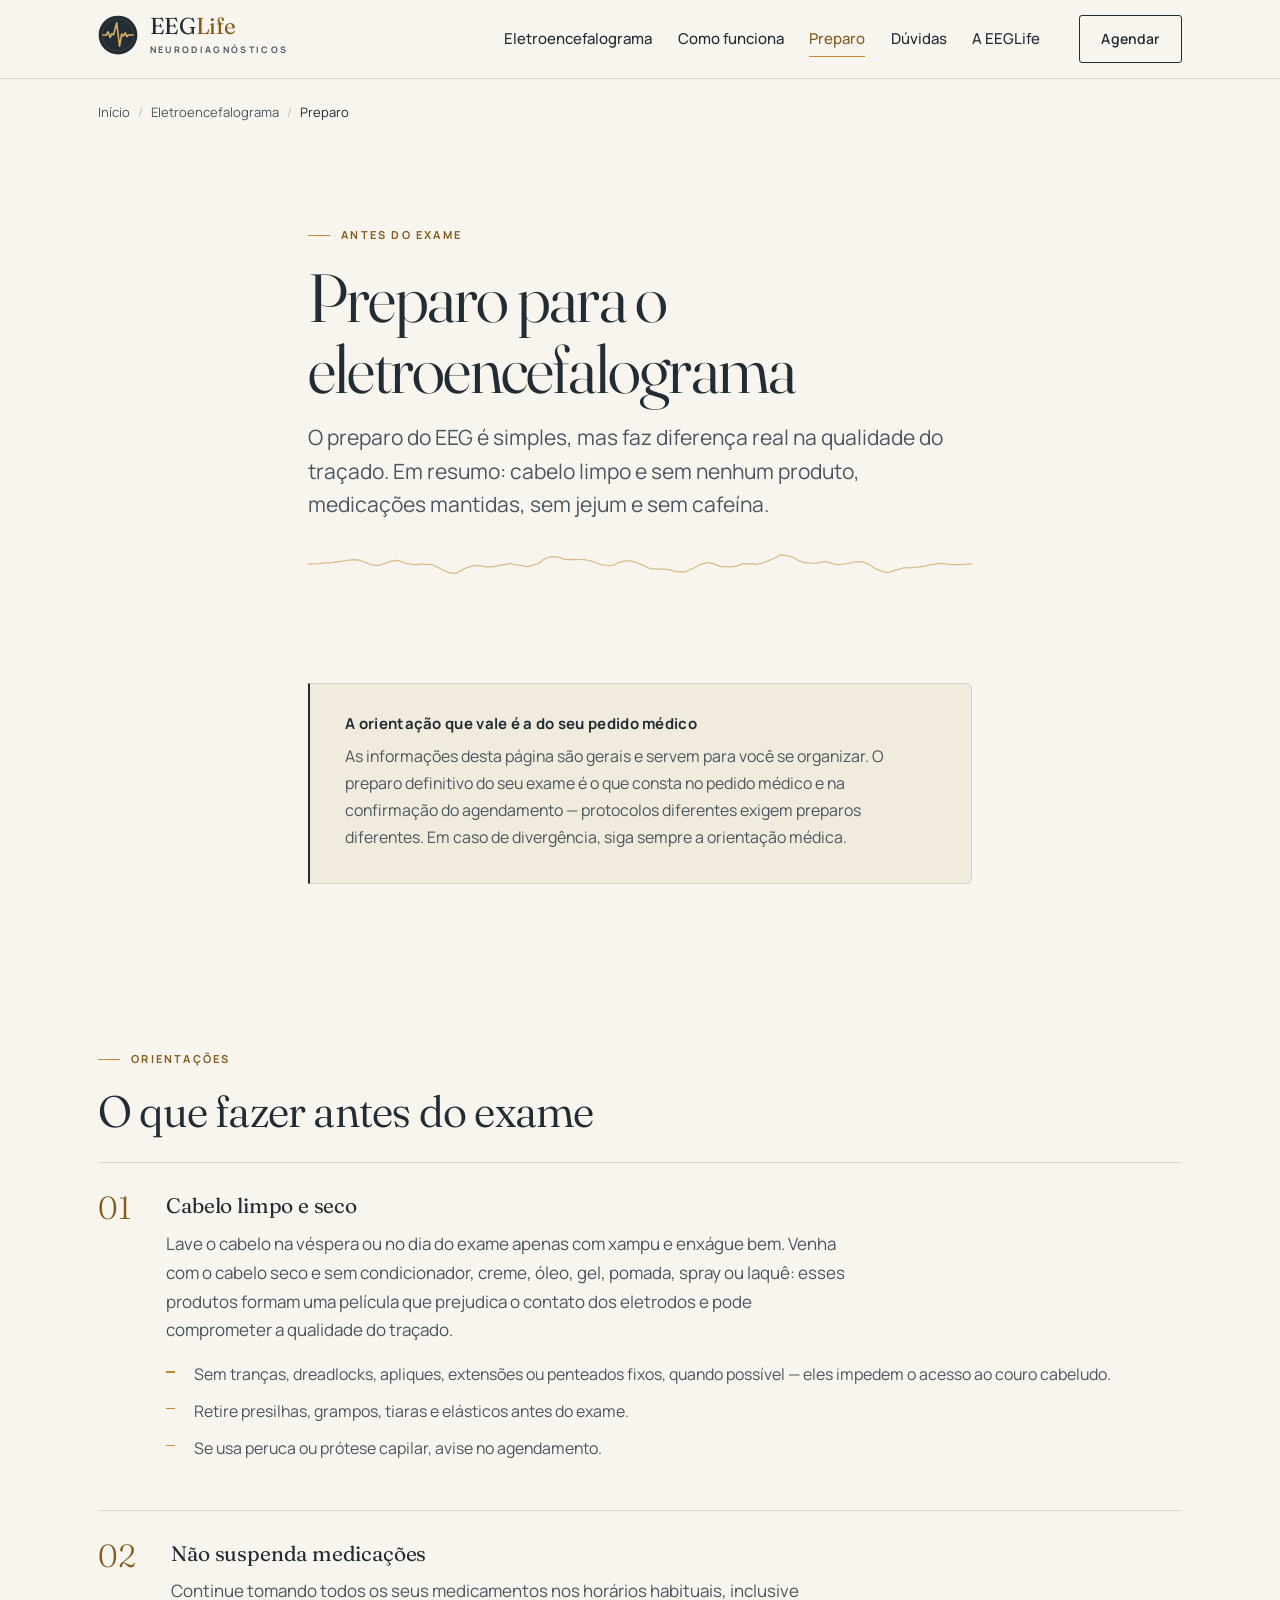
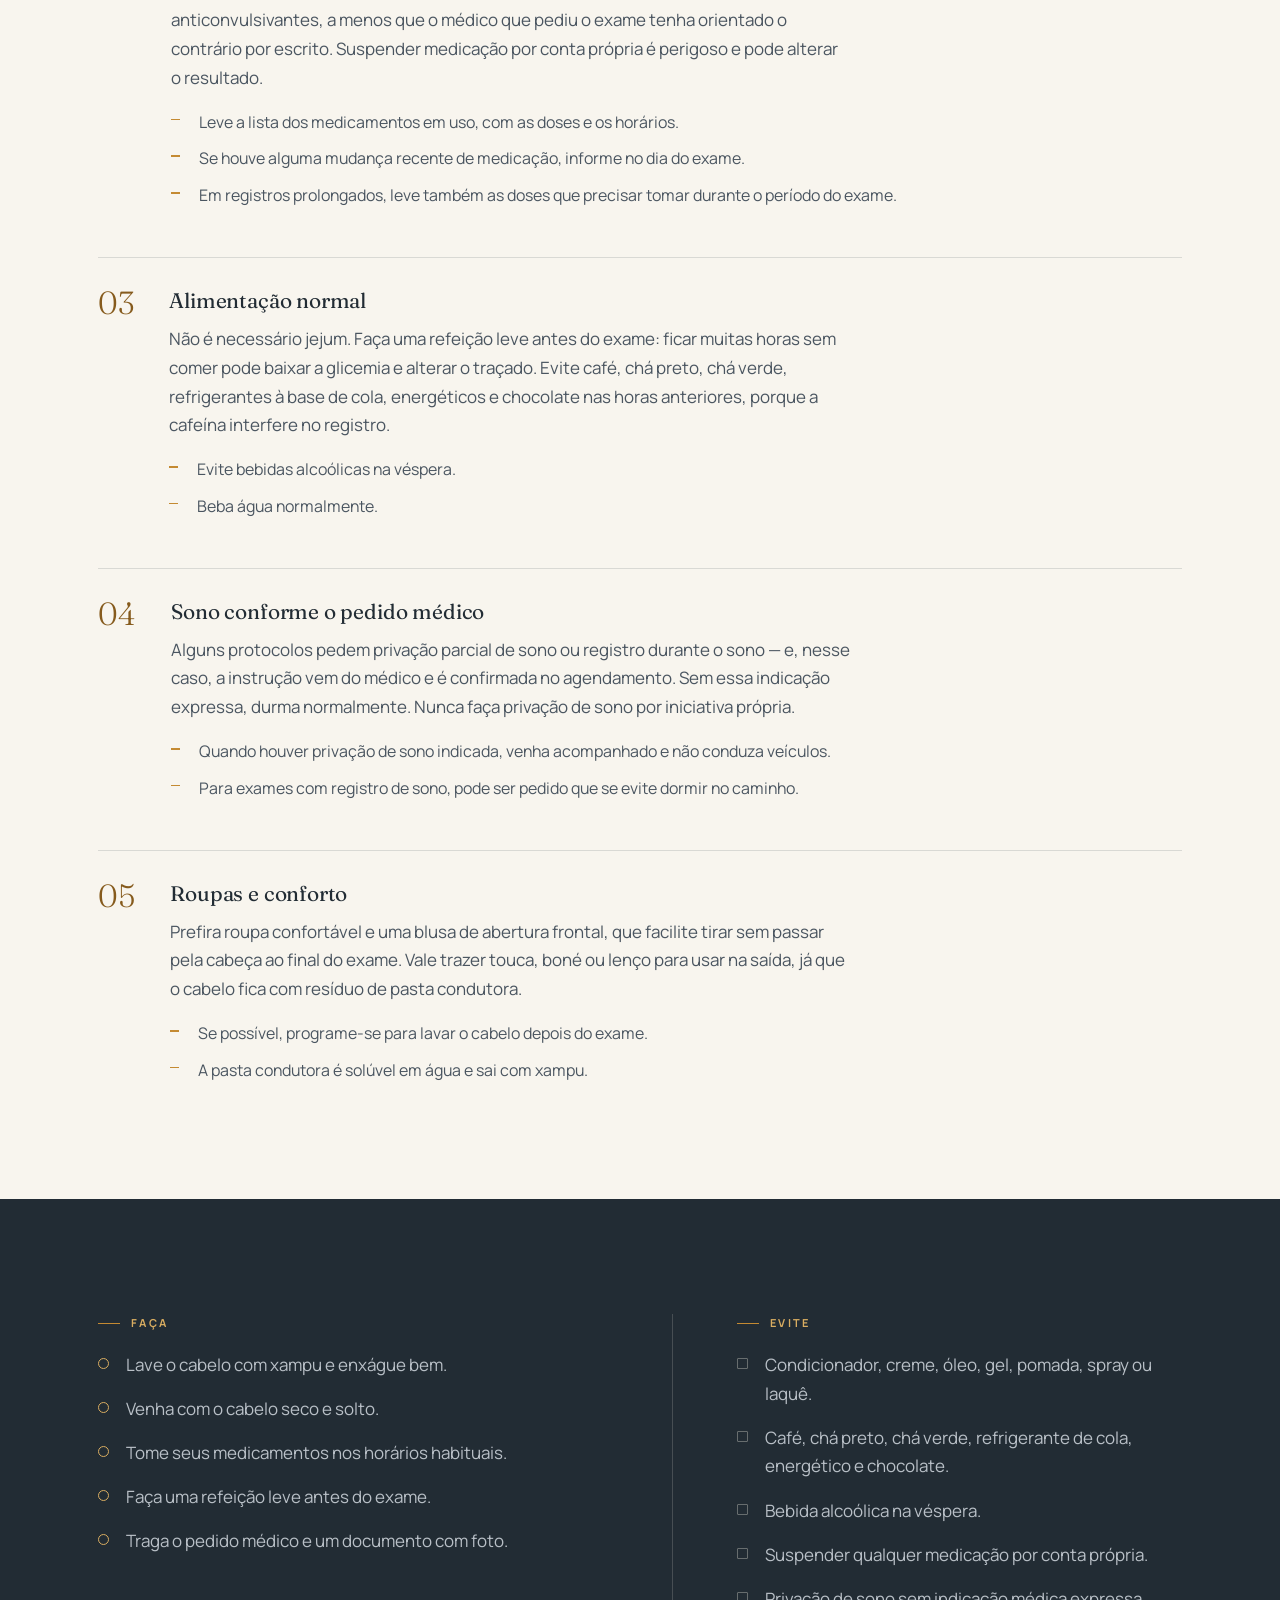
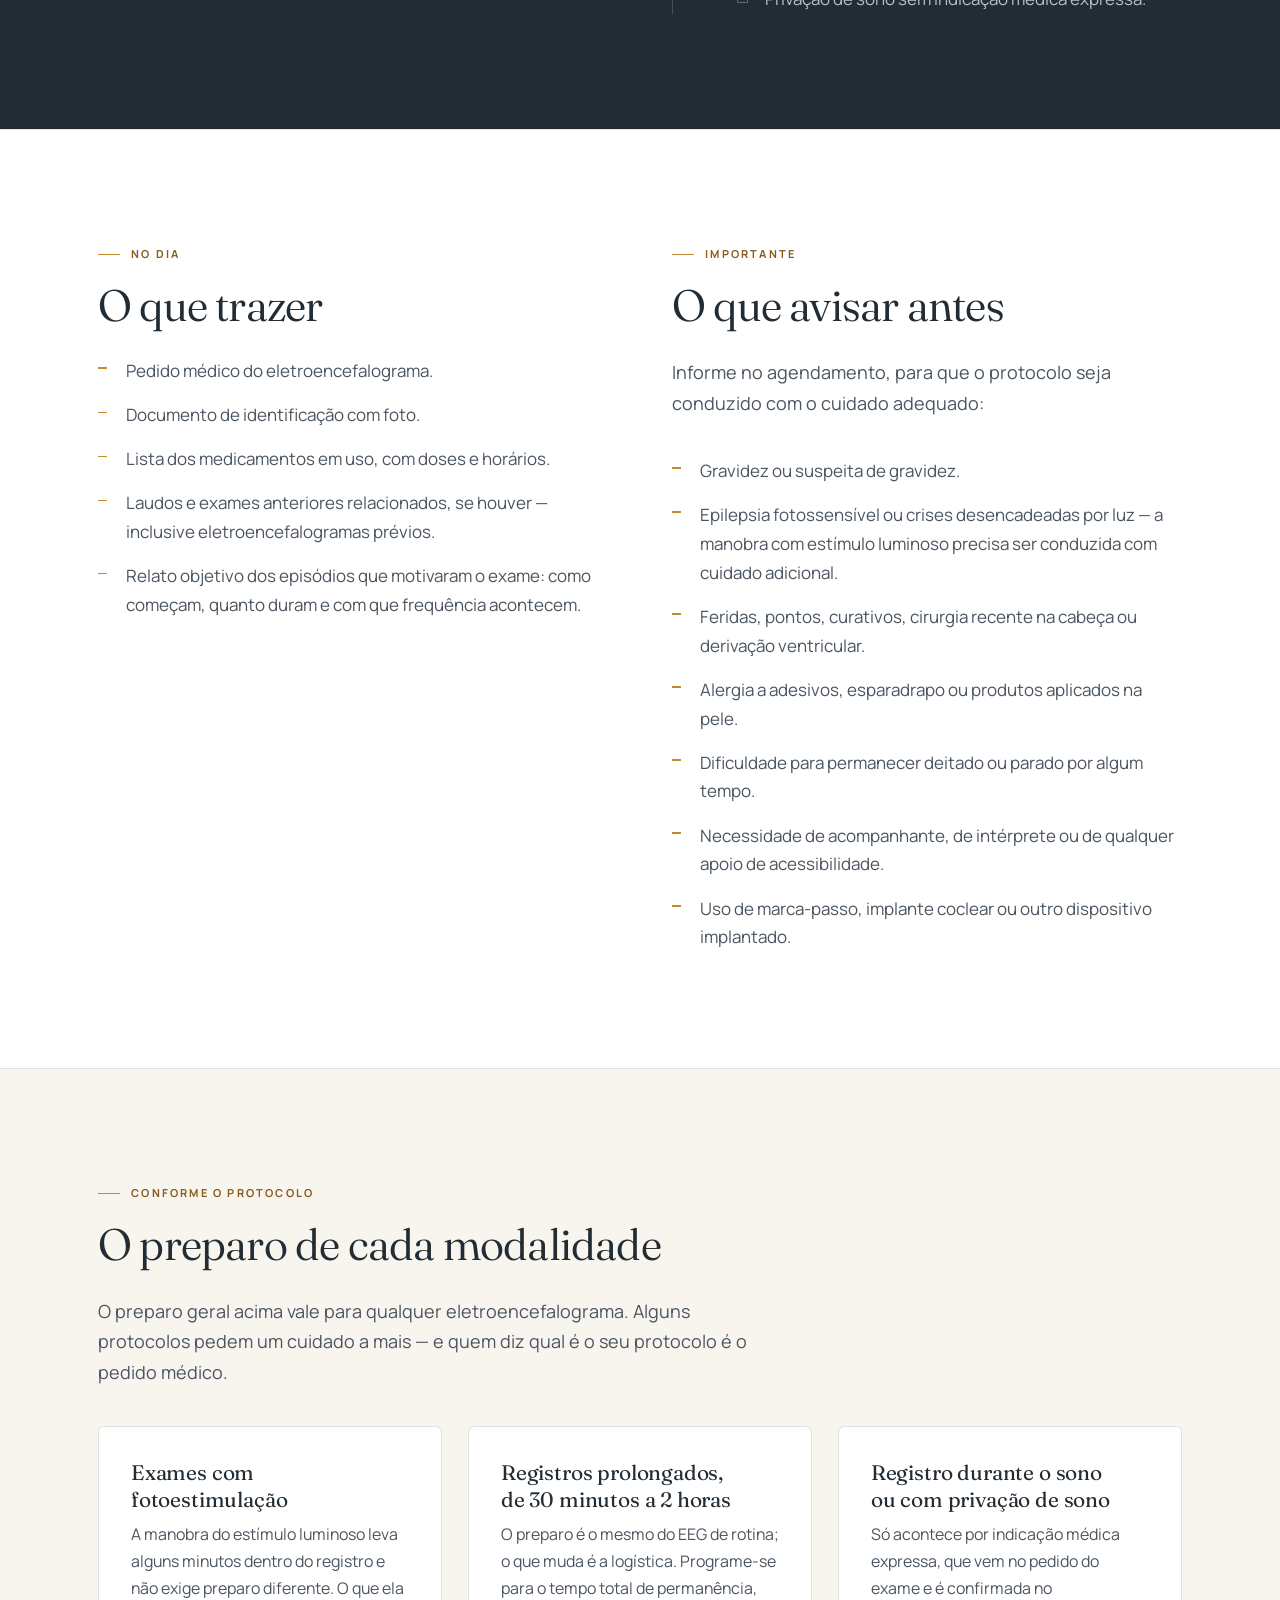
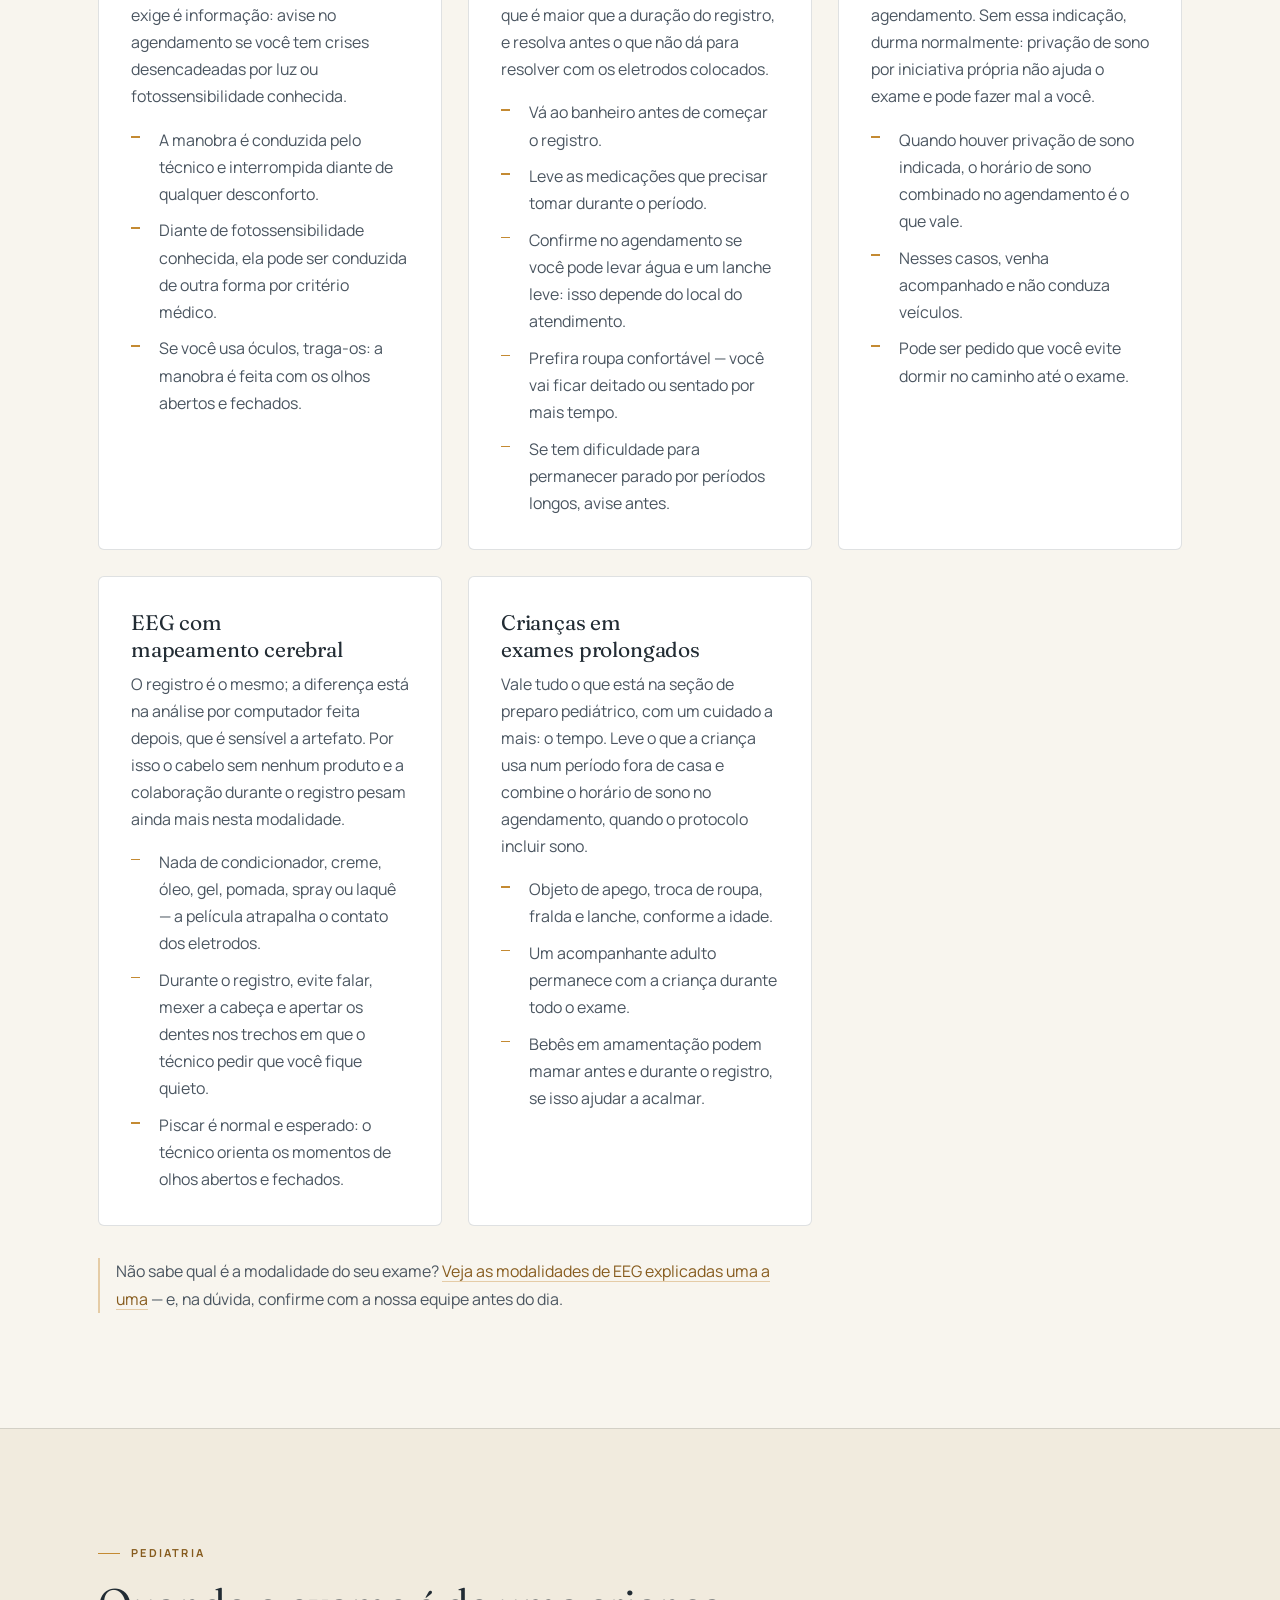
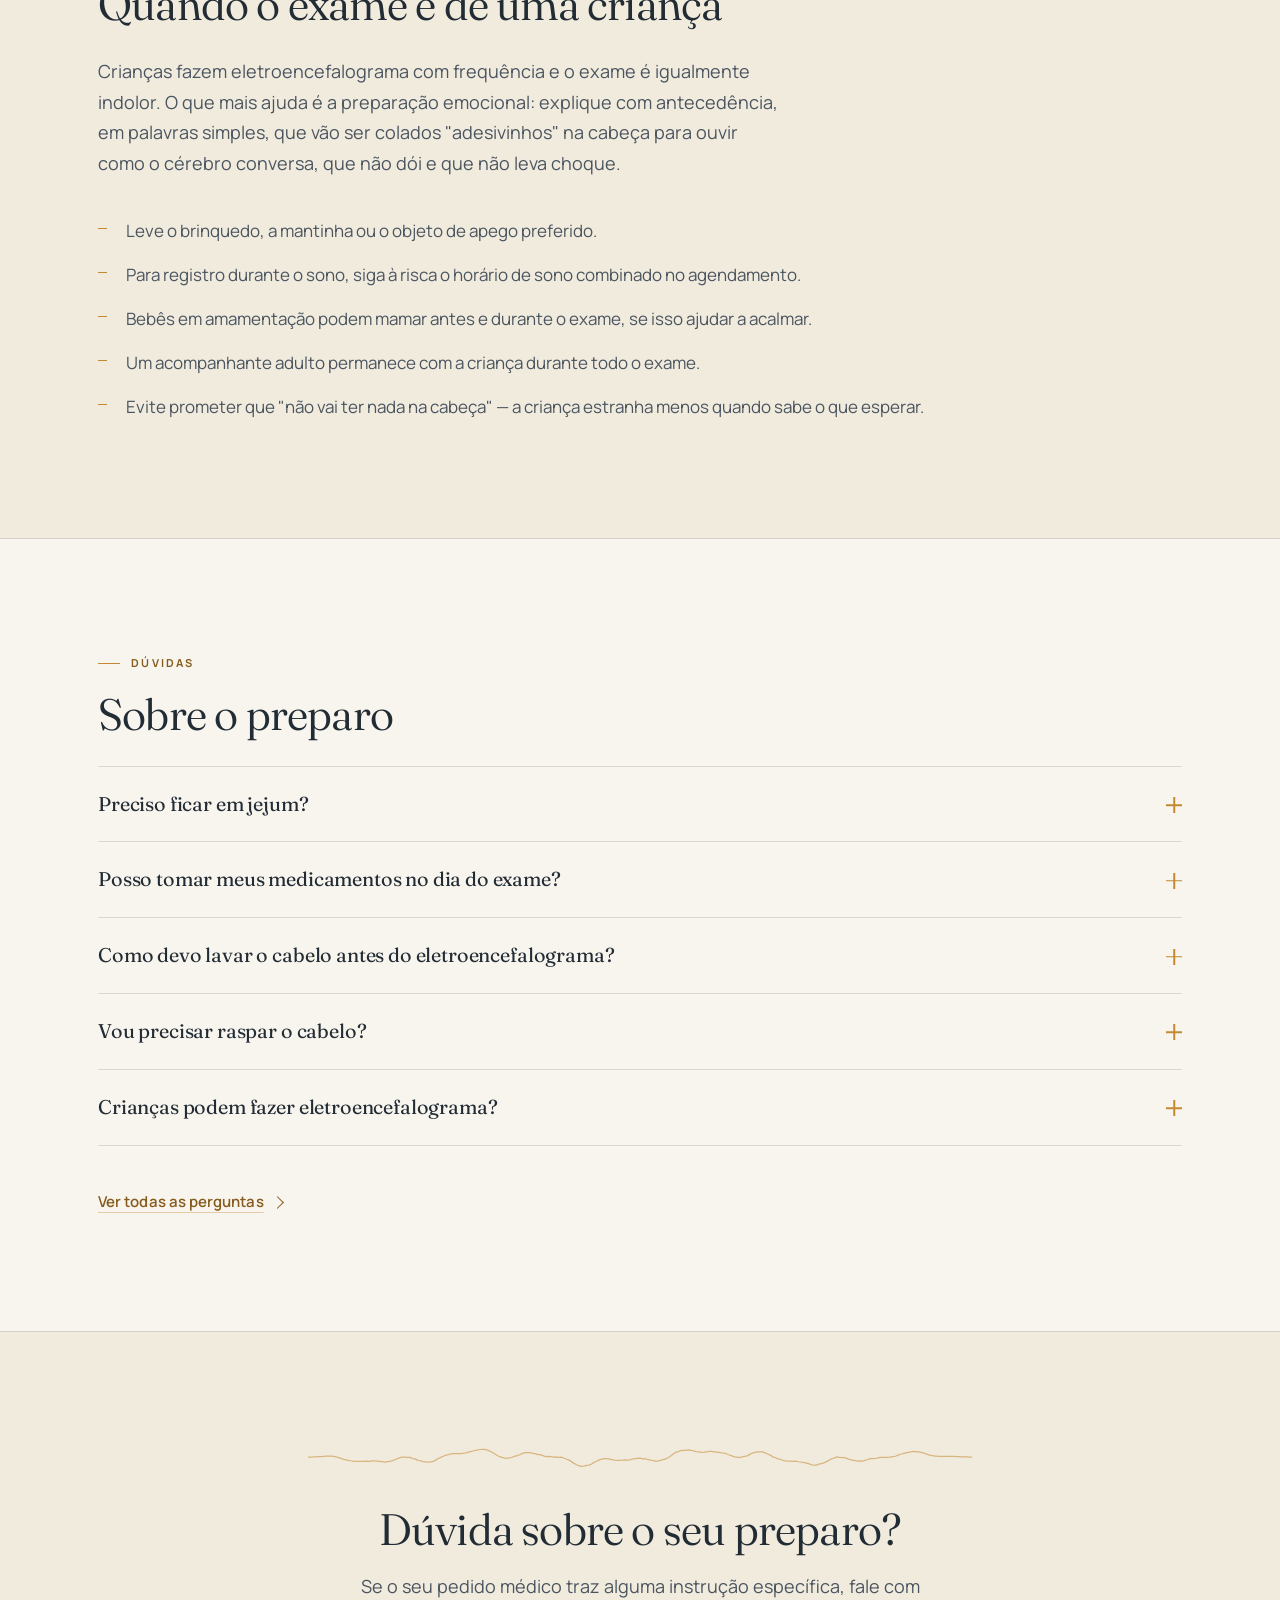
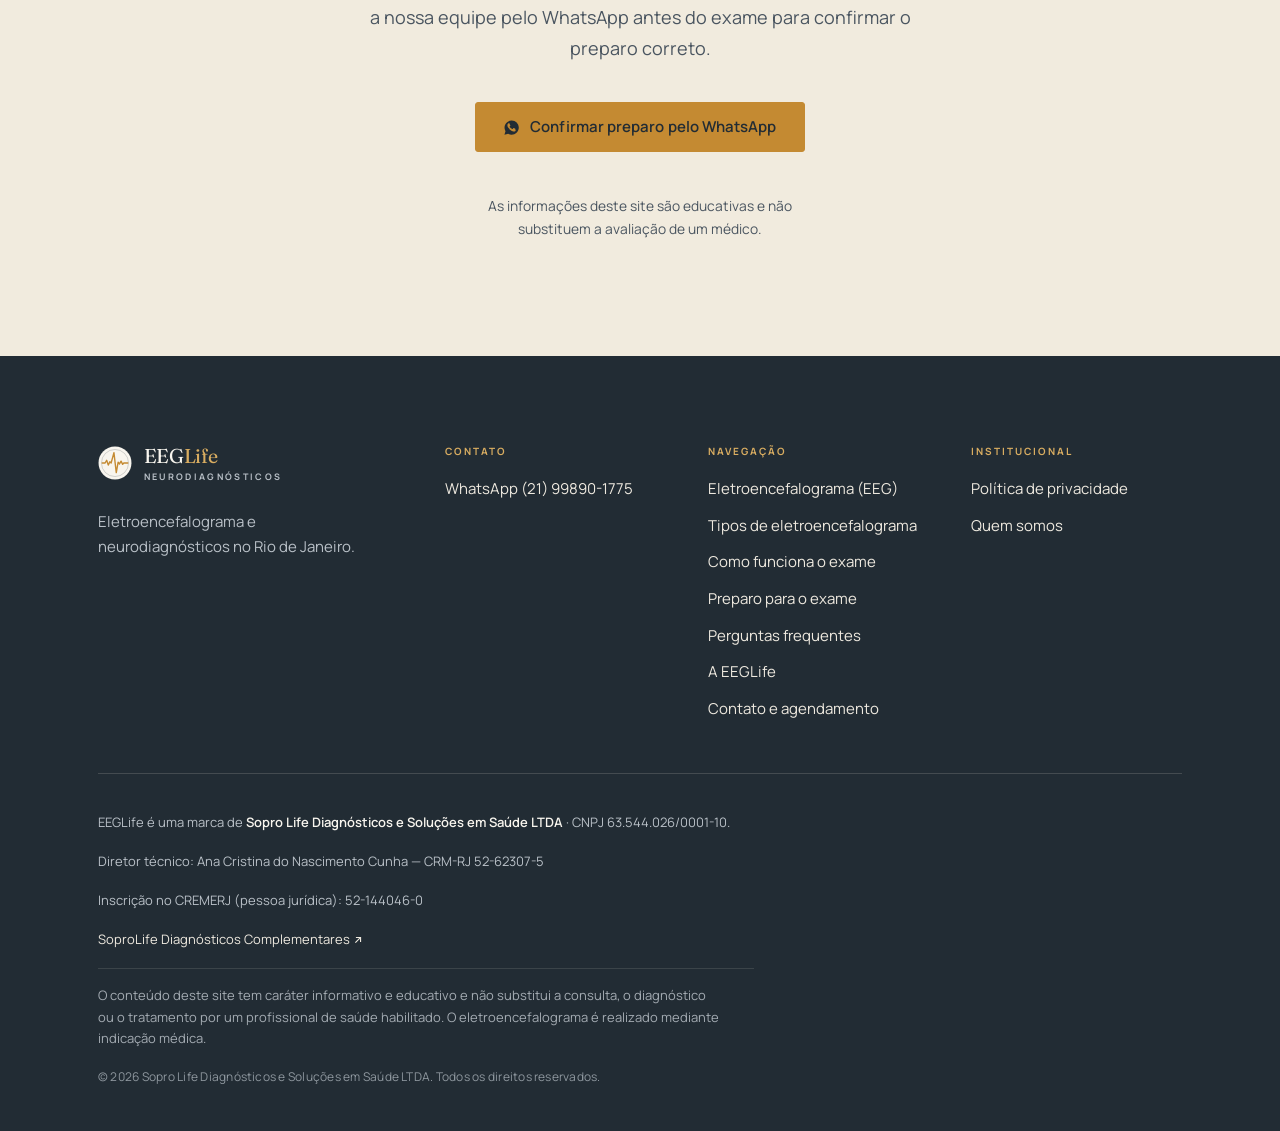
<file: preparo-para-eletroencefalograma/index.html>
<!DOCTYPE html>
<html lang="pt-BR">
<head>
  <meta charset="utf-8"/>
  <!-- Marca que há JavaScript antes da primeira pintura: no celular o menu já
       nasce recolhido, em vez de aparecer empilhado e colapsar depois. Sem
       JavaScript a classe não entra e a navegação fica visível e utilizável. -->
  <script>document.documentElement.className+=' tem-js';</script>
  <meta name="viewport" content="width=device-width, initial-scale=1"/>
  <title>Preparo para o eletroencefalograma: como se preparar | EEGLife</title>
  <meta name="description" content="Como se preparar para o eletroencefalograma: cabelo limpo e sem produtos, medicações mantidas, sem jejum, sem cafeína e o que levar no dia do exame."/>
  <link rel="canonical" href="https://eeglife.com.br/preparo-para-eletroencefalograma/"/>
  <meta name="robots" content="index, follow, max-image-preview:large"/>
  <meta name="theme-color" content="#F8F5EE" media="(prefers-color-scheme: light)"/>
  <meta name="theme-color" content="#1A232A" media="(prefers-color-scheme: dark)"/>

  <meta property="og:type" content="website"/>
  <meta property="og:site_name" content="EEGLife"/>
  <meta property="og:locale" content="pt_BR"/>
  <meta property="og:title" content="Preparo para o eletroencefalograma: como se preparar | EEGLife"/>
  <meta property="og:description" content="Como se preparar para o eletroencefalograma: cabelo limpo e sem produtos, medicações mantidas, sem jejum, sem cafeína e o que levar no dia do exame."/>
  <meta property="og:url" content="https://eeglife.com.br/preparo-para-eletroencefalograma/"/>
  <meta property="og:image" content="https://eeglife.com.br/assets/img/eeglife-og.png"/>
  <meta property="og:image:width" content="1200"/>
  <meta property="og:image:height" content="630"/>
  <meta property="og:image:alt" content="EEGLife — Neurodiagnósticos"/>
  <meta name="twitter:card" content="summary_large_image"/>

  <link rel="icon" href="/assets/img/favicon.svg" type="image/svg+xml"/>
  <link rel="icon" href="/assets/img/favicon-32.png" sizes="32x32" type="image/png"/>
  <link rel="apple-touch-icon" href="/assets/img/apple-touch-icon.png"/>
  <link rel="manifest" href="/site.webmanifest"/>

  <link rel="preload" href="/assets/fonts/fraunces-latin.woff2" as="font" type="font/woff2" crossorigin/>
  <link rel="preload" href="/assets/fonts/manrope-latin.woff2" as="font" type="font/woff2" crossorigin/>
  <link rel="stylesheet" href="/assets/css/eeglife.css"/>
  <script type="application/ld+json">{
  "@context": "https://schema.org",
  "@graph": [
    {
      "@type": "MedicalBusiness",
      "@id": "https://eeglife.com.br/#eeglife",
      "name": "EEGLife",
      "alternateName": "EEGLife Neurodiagnósticos",
      "legalName": "Sopro Life Diagnósticos e Soluções em Saúde LTDA",
      "url": "https://eeglife.com.br/",
      "description": "Eletroencefalograma e neurodiagnósticos no Rio de Janeiro.",
      "medicalSpecialty": "Neurologic",
      "areaServed": {
        "@type": "City",
        "name": "Rio de Janeiro"
      },
      "parentOrganization": {
        "@type": "Organization",
        "name": "Sopro Life Diagnósticos e Soluções em Saúde LTDA",
        "url": "https://soprolife.com.br",
        "taxID": "63.544.026/0001-10"
      },
      "availableService": [
        {
          "@type": "MedicalTest",
          "name": "Eletroencefalograma (EEG)",
          "description": "Registro da atividade elétrica do cérebro por meio de eletrodos posicionados no couro cabeludo.",
          "url": "https://eeglife.com.br/eletroencefalograma/"
        }
      ],
      "telephone": "+5521998901775",
      "address": {
        "@type": "PostalAddress",
        "addressLocality": "Rio de Janeiro",
        "addressRegion": "RJ",
        "addressCountry": "BR"
      }
    },
    {
      "@type": "WebSite",
      "@id": "https://eeglife.com.br/#site",
      "name": "EEGLife",
      "url": "https://eeglife.com.br/",
      "inLanguage": "pt-BR",
      "publisher": {
        "@id": "https://eeglife.com.br/#eeglife"
      }
    },
    {
      "@type": "WebPage",
      "@id": "https://eeglife.com.br/preparo-para-eletroencefalograma/",
      "url": "https://eeglife.com.br/preparo-para-eletroencefalograma/",
      "name": "Preparo para o eletroencefalograma: como se preparar | EEGLife",
      "description": "Como se preparar para o eletroencefalograma: cabelo limpo e sem produtos, medicações mantidas, sem jejum, sem cafeína e o que levar no dia do exame.",
      "inLanguage": "pt-BR",
      "isPartOf": {
        "@id": "https://eeglife.com.br/#site"
      },
      "about": {
        "@id": "https://eeglife.com.br/#eeglife"
      }
    },
    {
      "@type": "FAQPage",
      "mainEntity": [
        {
          "@type": "Question",
          "name": "Preciso ficar em jejum?",
          "acceptedAnswer": {
            "@type": "Answer",
            "text": "Não é necessário jejum — e ficar muitas horas sem comer pode até alterar o traçado. Faça uma refeição leve antes do exame. O que se pede é evitar cafeína nas horas anteriores: café, chá preto, chá verde, refrigerantes à base de cola, energéticos e chocolate interferem no registro."
          }
        },
        {
          "@type": "Question",
          "name": "Posso tomar meus medicamentos no dia do exame?",
          "acceptedAnswer": {
            "@type": "Answer",
            "text": "Sim. Continue tomando todos os seus medicamentos nos horários habituais, inclusive anticonvulsivantes, a menos que o médico que solicitou o exame tenha orientado o contrário por escrito. Não suspenda nenhuma medicação por conta própria: além do risco para a sua saúde, isso pode comprometer a leitura do exame. Leve a lista do que você usa, com doses e horários."
          }
        },
        {
          "@type": "Question",
          "name": "Como devo lavar o cabelo antes do eletroencefalograma?",
          "acceptedAnswer": {
            "@type": "Answer",
            "text": "Lave o cabelo na véspera ou no dia do exame usando apenas xampu, enxágue bem e venha com o cabelo seco. Não use condicionador, creme de pentear, óleo, gel, pomada, spray nem laquê. Esses produtos deixam uma película no couro cabeludo que atrapalha o contato dos eletrodos e pode prejudicar a qualidade do traçado."
          }
        },
        {
          "@type": "Question",
          "name": "Vou precisar raspar o cabelo?",
          "acceptedAnswer": {
            "@type": "Answer",
            "text": "Não. O eletroencefalograma de rotina não exige raspar nem cortar o cabelo. Os eletrodos são posicionados entre os fios, diretamente sobre o couro cabeludo. Penteados muito fixos, tranças, dreadlocks e apliques podem dificultar o acesso ao couro cabeludo. Se você usa algum deles, avise no agendamento para receber orientação antes do dia."
          }
        },
        {
          "@type": "Question",
          "name": "Crianças podem fazer eletroencefalograma?",
          "acceptedAnswer": {
            "@type": "Answer",
            "text": "Sim. O exame é frequente na faixa pediátrica e é igualmente indolor. Um acompanhante adulto permanece com a criança durante todo o registro. O que ajuda mais é explicar antes, com palavras simples: vão colar \"adesivinhos\" na cabeça para ouvir como o cérebro conversa, não dói e não dá choque. Levar o brinquedo ou a mantinha preferida também costuma acalmar."
          }
        }
      ]
    },
    {
      "@type": "HowTo",
      "name": "Como se preparar para o eletroencefalograma",
      "description": "Como se preparar para o eletroencefalograma: cabelo limpo e sem produtos, medicações mantidas, sem jejum, sem cafeína e o que levar no dia do exame.",
      "inLanguage": "pt-BR",
      "url": "https://eeglife.com.br/preparo-para-eletroencefalograma/",
      "step": [
        {
          "@type": "HowToStep",
          "position": 1,
          "name": "Cabelo limpo e seco",
          "text": "Lave o cabelo na véspera ou no dia do exame apenas com xampu e enxágue bem. Venha com o cabelo seco e sem condicionador, creme, óleo, gel, pomada, spray ou laquê: esses produtos formam uma película que prejudica o contato dos eletrodos e pode comprometer a qualidade do traçado."
        },
        {
          "@type": "HowToStep",
          "position": 2,
          "name": "Não suspenda medicações",
          "text": "Continue tomando todos os seus medicamentos nos horários habituais, inclusive anticonvulsivantes, a menos que o médico que pediu o exame tenha orientado o contrário por escrito. Suspender medicação por conta própria é perigoso e pode alterar o resultado."
        },
        {
          "@type": "HowToStep",
          "position": 3,
          "name": "Alimentação normal",
          "text": "Não é necessário jejum. Faça uma refeição leve antes do exame: ficar muitas horas sem comer pode baixar a glicemia e alterar o traçado. Evite café, chá preto, chá verde, refrigerantes à base de cola, energéticos e chocolate nas horas anteriores, porque a cafeína interfere no registro."
        },
        {
          "@type": "HowToStep",
          "position": 4,
          "name": "Sono conforme o pedido médico",
          "text": "Alguns protocolos pedem privação parcial de sono ou registro durante o sono — e, nesse caso, a instrução vem do médico e é confirmada no agendamento. Sem essa indicação expressa, durma normalmente. Nunca faça privação de sono por iniciativa própria."
        },
        {
          "@type": "HowToStep",
          "position": 5,
          "name": "Roupas e conforto",
          "text": "Prefira roupa confortável e uma blusa de abertura frontal, que facilite tirar sem passar pela cabeça ao final do exame. Vale trazer touca, boné ou lenço para usar na saída, já que o cabelo fica com resíduo de pasta condutora."
        }
      ]
    },
    {
      "@type": "BreadcrumbList",
      "itemListElement": [
        {
          "@type": "ListItem",
          "position": 1,
          "name": "Início",
          "item": "https://eeglife.com.br/"
        },
        {
          "@type": "ListItem",
          "position": 2,
          "name": "Eletroencefalograma",
          "item": "https://eeglife.com.br/eletroencefalograma/"
        },
        {
          "@type": "ListItem",
          "position": 3,
          "name": "Preparo",
          "item": "https://eeglife.com.br/preparo-para-eletroencefalograma/"
        }
      ]
    }
  ]
}</script>
</head>
<body class="">
  <a class="pular" href="#conteudo">Pular para o conteúdo</a>
  <header class="cabecalho" data-cabecalho>
  <div class="cabecalho__in wrap">
    <a class="cabecalho__marca" href="/" aria-label="EEGLife — página inicial">
      
<span class="logo">
  <svg class="logo__marca" viewBox="0 0 64 64" aria-hidden="true" focusable="false">
    <circle cx="32" cy="32" r="31" class="logo__disco"/>
    <circle cx="32" cy="32" r="25.5" class="logo__anel"/>
    <path class="logo__tracado"
          d="M8 32h5.4l2.9-5.2 3.1 9.1 2.9-6.1 2.4 2.1L30 12.4 34.4 50l3.5-19.6 2.6 3.4 2.9-5.3 3 6.1 2.2-2.6H56"
          fill="none" stroke-linecap="round" stroke-linejoin="round"/>
  </svg>
  <span class="logo__texto">
    <span class="logo__nome">EEG<em>Life</em></span>
    <span class="logo__sub">Neurodiagnósticos</span>
  </span>
</span>
    </a>
    <button class="nav-toggle" type="button" data-nav-toggle
            aria-controls="nav-principal" aria-expanded="false"
            aria-label="Abrir o menu de navegação">
      <span class="nav-toggle__barras" aria-hidden="true"></span>
      <span data-nav-rotulo>Menu</span>
    </button>
    <nav class="nav" id="nav-principal" aria-label="Navegação principal">
      <a href="/eletroencefalograma/">Eletroencefalograma</a>
<a href="/como-funciona-o-exame/">Como funciona</a>
<a href="/preparo-para-eletroencefalograma/" aria-current="page">Preparo</a>
<a href="/perguntas-frequentes/">Dúvidas</a>
<a href="/sobre/">A EEGLife</a>
      <a class="nav__contato" href="/contato/">Contato</a>
    </nav>
    <a class="cabecalho__cta" href="https://wa.me/5521998901775?text=Ol%C3%A1!%20Gostaria%20de%20verificar%20a%20disponibilidade%20para%20agendar%20um%20eletroencefalograma%20(EEG)%20com%20a%20EEGLife." target="_blank"
         rel="noopener noreferrer" data-eeg-cta="cabecalho">Agendar</a>
  </div>
</header>
  <nav class="trilha" aria-label="Você está em">
    <div class="wrap">
      <ol>
        <li><a href="/">Início</a></li>
<li><a href="/eletroencefalograma/">Eletroencefalograma</a></li>
<li><span aria-current="page">Preparo</span></li>
      </ol>
    </div>
  </nav>
  <main id="conteudo" tabindex="-1">
<section class="capa">
  <div class="wrap wrap--estreito">
    <p class="eyebrow">Antes do exame</p>
    <h1 class="capa__titulo">Preparo para o eletroencefalograma</h1>
    <p class="capa__texto">
      O preparo do EEG é simples, mas faz diferença real na qualidade do
      traçado. Em resumo: cabelo limpo e sem nenhum produto, medicações
      mantidas, sem jejum e sem cafeína.
    </p>
    <div class="filete" aria-hidden="true">
    <svg viewBox="0 0 1200 24" preserveAspectRatio="none"
           aria-hidden="true" focusable="false">
      <path d="M0 11 L4.6 11 L9.2 10.8 L13.8 10.7 L18.5 10.5 L23.1 10.2 L27.7 10 L32.3 9.8 L36.9 9.6 L41.5 9.4 L46.2 9.1 L50.8 8.7 L55.4 8.4 L60 8.1 L64.6 7.5 L69.2 7.2 L73.8 6.8 L78.5 6.5 L83.1 6.2 L87.7 6.3 L92.3 6.7 L96.9 7.7 L101.5 8.6 L106.2 9.7 L110.8 10.9 L115.4 11.9 L120 12.1 L124.6 12.4 L129.2 12.4 L133.8 11.3 L138.5 10.6 L143.1 9.3 L147.7 8.1 L152.3 8 L156.9 7.2 L161.5 7 L166.2 7.6 L170.8 8.8 L175.4 9.8 L180 10.7 L184.6 10.8 L189.2 11.7 L193.8 11.5 L198.5 11.6 L203.1 11.1 L207.7 10.9 L212.3 11.5 L216.9 11.2 L221.5 11.4 L226.2 12 L230.8 13.1 L235.4 14.9 L240 16.4 L244.6 17.6 L249.2 19 L253.8 20.1 L258.5 21.2 L263.1 20.9 L267.7 20.8 L272.3 19.3 L276.9 18.1 L281.5 16.2 L286.2 15.3 L290.8 14.4 L295.4 13.4 L300 12.5 L304.6 12.7 L309.2 12.9 L313.8 13.3 L318.5 13.5 L323.1 14.2 L327.7 13.9 L332.3 14.1 L336.9 13.9 L341.5 13 L346.2 12.4 L350.8 11.9 L355.4 11.5 L360 11 L364.6 10.3 L369.2 10.7 L373.8 11.7 L378.5 12 L383.1 12.2 L387.7 12.6 L392.3 13.7 L396.9 13.6 L401.5 13.3 L406.2 12.2 L410.8 11.5 L415.4 10.4 L420 8.9 L424.6 6.4 L429.2 4.9 L433.8 3.8 L438.5 3.1 L443.1 3 L447.7 3.2 L452.3 3.5 L456.9 4.2 L461.5 5.3 L466.2 6.1 L470.8 5.9 L475.4 6.1 L480 6 L484.6 6.2 L489.2 6.2 L493.8 6 L498.5 5.9 L503.1 6.6 L507.7 7.1 L512.3 7.8 L516.9 8.7 L521.5 9.8 L526.2 10.9 L530.8 12 L535.4 12.2 L540 12.5 L544.6 12.6 L549.2 12.5 L553.8 11.8 L558.5 10.1 L563.1 9.2 L567.7 8.2 L572.3 7.9 L576.9 7.4 L581.5 7.3 L586.2 7.9 L590.8 8.6 L595.4 10 L600 10.9 L604.6 12.2 L609.2 13.2 L613.8 14.8 L618.5 15.8 L623.1 16.3 L627.7 16.2 L632.3 16.5 L636.9 16.4 L641.5 16.6 L646.2 16.6 L650.8 17.1 L655.4 17.7 L660 18.4 L664.6 19.4 L669.2 19.4 L673.8 19.3 L678.5 19.8 L683.1 18.9 L687.7 17.7 L692.3 16.4 L696.9 15.6 L701.5 13.8 L706.2 12 L710.8 11.1 L715.4 10.6 L720 9.6 L724.6 9.2 L729.2 9.9 L733.8 10.8 L738.5 12.2 L743.1 12.9 L747.7 14 L752.3 13.9 L756.9 13.9 L761.5 14.2 L766.2 13.9 L770.8 13.6 L775.4 13.2 L780 11.9 L784.6 10.7 L789.2 10.5 L793.8 10.7 L798.5 10.9 L803.1 10.6 L807.7 11.2 L812.3 11 L816.9 10.7 L821.5 9.8 L826.2 8.6 L830.8 7.7 L835.4 6.4 L840 5.5 L844.6 4.2 L849.2 2.4 L853.8 1 L858.5 1.1 L863.1 1.4 L867.7 2.3 L872.3 2.8 L876.9 3.6 L881.5 5.3 L886.2 7.3 L890.8 7.9 L895.4 9.2 L900 9.6 L904.6 9.8 L909.2 10 L913.8 10.1 L918.5 10 L923.1 9.8 L927.7 8.8 L932.3 8.4 L936.9 8.4 L941.5 9.1 L946.2 10.2 L950.8 11.1 L955.4 11.7 L960 11.7 L964.6 11.2 L969.2 10.7 L973.8 10.5 L978.5 10.1 L983.1 9 L987.7 8.9 L992.3 8.5 L996.9 8.7 L1001.5 8.7 L1006.2 9.6 L1010.8 10.5 L1015.4 11.8 L1020 13.8 L1024.6 15.8 L1029.2 16.8 L1033.8 17.8 L1038.5 19.1 L1043.1 19.9 L1047.7 20.2 L1052.3 19.6 L1056.9 18.7 L1061.5 17.3 L1066.2 16.9 L1070.8 16.2 L1075.4 15.2 L1080 15.1 L1084.6 15.2 L1089.2 15 L1093.8 14.7 L1098.5 14.3 L1103.1 14.2 L1107.7 13.7 L1112.3 13.4 L1116.9 12.9 L1121.5 12 L1126.2 11.6 L1130.8 11.2 L1135.4 10.7 L1140 10.4 L1144.6 10.3 L1149.2 10.5 L1153.8 11 L1158.5 11.2 L1163.1 11.6 L1167.7 11.6 L1172.3 11.7 L1176.9 11.6 L1181.5 11.5 L1186.2 11.3 L1190.8 11.1 L1195.4 11 L1200 11" fill="none" stroke="currentColor" stroke-width="1.25"
        stroke-linecap="round" vector-effect="non-scaling-stroke"/>
    </svg>
  </div>
  </div>
</section>
<section class="secao secao--aviso">
  <div class="wrap wrap--estreito">
    <div class="nota-destaque nota-destaque--atencao">
      <h2 class="nota-destaque__titulo">A orientação que vale é a do seu pedido médico</h2>
      <p>
        As informações desta página são gerais e servem para você se organizar.
        O preparo definitivo do seu exame é o que consta no pedido médico e na
        confirmação do agendamento — protocolos diferentes exigem preparos
        diferentes. Em caso de divergência, siga sempre a orientação médica.
      </p>
    </div>
  </div>
</section>
<section id="orientacoes" class="secao ">
    <div class="wrap wrap--normal">
      <p class="eyebrow">Orientações</p>
<h2 class="secao__titulo">O que fazer antes do exame</h2>
      <div class="preparo">
      <article class="preparo__item">
            <span class="preparo__num" aria-hidden="true">01</span>
            <div class="preparo__corpo">
              <h3 class="preparo__titulo">Cabelo limpo e seco</h3>
              <p class="preparo__texto">Lave o cabelo na véspera ou no dia do exame apenas com xampu e enxágue bem. Venha com o cabelo seco e sem condicionador, creme, óleo, gel, pomada, spray ou laquê: esses produtos formam uma película que prejudica o contato dos eletrodos e pode comprometer a qualidade do traçado.</p>
              <ul class="pontos pontos--compacto">
    <li>Sem tranças, dreadlocks, apliques, extensões ou penteados fixos, quando possível — eles impedem o acesso ao couro cabeludo.</li>
<li>Retire presilhas, grampos, tiaras e elásticos antes do exame.</li>
<li>Se usa peruca ou prótese capilar, avise no agendamento.</li>
  </ul>
            </div>
          </article>
<article class="preparo__item">
            <span class="preparo__num" aria-hidden="true">02</span>
            <div class="preparo__corpo">
              <h3 class="preparo__titulo">Não suspenda medicações</h3>
              <p class="preparo__texto">Continue tomando todos os seus medicamentos nos horários habituais, inclusive anticonvulsivantes, a menos que o médico que pediu o exame tenha orientado o contrário por escrito. Suspender medicação por conta própria é perigoso e pode alterar o resultado.</p>
              <ul class="pontos pontos--compacto">
    <li>Leve a lista dos medicamentos em uso, com as doses e os horários.</li>
<li>Se houve alguma mudança recente de medicação, informe no dia do exame.</li>
<li>Em registros prolongados, leve também as doses que precisar tomar durante o período do exame.</li>
  </ul>
            </div>
          </article>
<article class="preparo__item">
            <span class="preparo__num" aria-hidden="true">03</span>
            <div class="preparo__corpo">
              <h3 class="preparo__titulo">Alimentação normal</h3>
              <p class="preparo__texto">Não é necessário jejum. Faça uma refeição leve antes do exame: ficar muitas horas sem comer pode baixar a glicemia e alterar o traçado. Evite café, chá preto, chá verde, refrigerantes à base de cola, energéticos e chocolate nas horas anteriores, porque a cafeína interfere no registro.</p>
              <ul class="pontos pontos--compacto">
    <li>Evite bebidas alcoólicas na véspera.</li>
<li>Beba água normalmente.</li>
  </ul>
            </div>
          </article>
<article class="preparo__item">
            <span class="preparo__num" aria-hidden="true">04</span>
            <div class="preparo__corpo">
              <h3 class="preparo__titulo">Sono conforme o pedido médico</h3>
              <p class="preparo__texto">Alguns protocolos pedem privação parcial de sono ou registro durante o sono — e, nesse caso, a instrução vem do médico e é confirmada no agendamento. Sem essa indicação expressa, durma normalmente. Nunca faça privação de sono por iniciativa própria.</p>
              <ul class="pontos pontos--compacto">
    <li>Quando houver privação de sono indicada, venha acompanhado e não conduza veículos.</li>
<li>Para exames com registro de sono, pode ser pedido que se evite dormir no caminho.</li>
  </ul>
            </div>
          </article>
<article class="preparo__item">
            <span class="preparo__num" aria-hidden="true">05</span>
            <div class="preparo__corpo">
              <h3 class="preparo__titulo">Roupas e conforto</h3>
              <p class="preparo__texto">Prefira roupa confortável e uma blusa de abertura frontal, que facilite tirar sem passar pela cabeça ao final do exame. Vale trazer touca, boné ou lenço para usar na saída, já que o cabelo fica com resíduo de pasta condutora.</p>
              <ul class="pontos pontos--compacto">
    <li>Se possível, programe-se para lavar o cabelo depois do exame.</li>
<li>A pasta condutora é solúvel em água e sai com xampu.</li>
  </ul>
            </div>
          </article>
    </div>
    </div>
  </section>
<section class="secao secao--grafite">
    <div class="wrap wrap--normal">
      
      <div class="contraste">
      <div class="contraste__col">
        <p class="eyebrow">Faça</p>
        <ul class="pontos pontos--positivo">
    <li>Lave o cabelo com xampu e enxágue bem.</li>
<li>Venha com o cabelo seco e solto.</li>
<li>Tome seus medicamentos nos horários habituais.</li>
<li>Faça uma refeição leve antes do exame.</li>
<li>Traga o pedido médico e um documento com foto.</li>
  </ul>
      </div>
      <div class="contraste__col">
        <p class="eyebrow">Evite</p>
        <ul class="pontos pontos--negativo">
    <li>Condicionador, creme, óleo, gel, pomada, spray ou laquê.</li>
<li>Café, chá preto, chá verde, refrigerante de cola, energético e chocolate.</li>
<li>Bebida alcoólica na véspera.</li>
<li>Suspender qualquer medicação por conta própria.</li>
<li>Privação de sono sem indicação médica expressa.</li>
  </ul>
      </div>
    </div>
    </div>
  </section>
<section id="o-que-trazer" class="secao secao--claro">
    <div class="wrap wrap--normal">
      
      <div class="duas-colunas duas-colunas--iguais">
      <div>
        <p class="eyebrow">No dia</p>
        <h2 class="secao__titulo">O que trazer</h2>
        <ul class="pontos ">
    <li>Pedido médico do eletroencefalograma.</li>
<li>Documento de identificação com foto.</li>
<li>Lista dos medicamentos em uso, com doses e horários.</li>
<li>Laudos e exames anteriores relacionados, se houver — inclusive eletroencefalogramas prévios.</li>
<li>Relato objetivo dos episódios que motivaram o exame: como começam, quanto duram e com que frequência acontecem.</li>
  </ul>
      </div>
      <div>
        <p class="eyebrow">Importante</p>
        <h2 class="secao__titulo">O que avisar antes</h2>
        <p class="secao__intro">
          Informe no agendamento, para que o protocolo seja conduzido com o
          cuidado adequado:
        </p>
        <ul class="pontos ">
    <li>Gravidez ou suspeita de gravidez.</li>
<li>Epilepsia fotossensível ou crises desencadeadas por luz — a manobra com estímulo luminoso precisa ser conduzida com cuidado adicional.</li>
<li>Feridas, pontos, curativos, cirurgia recente na cabeça ou derivação ventricular.</li>
<li>Alergia a adesivos, esparadrapo ou produtos aplicados na pele.</li>
<li>Dificuldade para permanecer deitado ou parado por algum tempo.</li>
<li>Necessidade de acompanhante, de intérprete ou de qualquer apoio de acessibilidade.</li>
<li>Uso de marca-passo, implante coclear ou outro dispositivo implantado.</li>
  </ul>
      </div>
    </div>
    </div>
  </section>
<section id="modalidades" class="secao ">
    <div class="wrap wrap--normal">
      <p class="eyebrow">Conforme o protocolo</p>
<h2 class="secao__titulo">O preparo de cada modalidade</h2>
<p class="secao__intro">O preparo geral acima vale para qualquer eletroencefalograma. Alguns protocolos pedem um cuidado a mais — e quem diz qual é o seu protocolo é o pedido médico.</p>
      <div class="fichas"><article class="ficha">
            <h3 class="ficha__titulo">Exames com fotoestimulação</h3>
            <p class="ficha__resumo">A manobra do estímulo luminoso leva alguns minutos dentro do registro e não exige preparo diferente. O que ela exige é informação: avise no agendamento se você tem crises desencadeadas por luz ou fotossensibilidade conhecida.</p>
            <ul class="pontos pontos--compacto">
    <li>A manobra é conduzida pelo técnico e interrompida diante de qualquer desconforto.</li>
<li>Diante de fotossensibilidade conhecida, ela pode ser conduzida de outra forma por critério médico.</li>
<li>Se você usa óculos, traga-os: a manobra é feita com os olhos abertos e fechados.</li>
  </ul>
          </article>
<article class="ficha">
            <h3 class="ficha__titulo">Registros prolongados, de 30 minutos a 2 horas</h3>
            <p class="ficha__resumo">O preparo é o mesmo do EEG de rotina; o que muda é a logística. Programe-se para o tempo total de permanência, que é maior que a duração do registro, e resolva antes o que não dá para resolver com os eletrodos colocados.</p>
            <ul class="pontos pontos--compacto">
    <li>Vá ao banheiro antes de começar o registro.</li>
<li>Leve as medicações que precisar tomar durante o período.</li>
<li>Confirme no agendamento se você pode levar água e um lanche leve: isso depende do local do atendimento.</li>
<li>Prefira roupa confortável — você vai ficar deitado ou sentado por mais tempo.</li>
<li>Se tem dificuldade para permanecer parado por períodos longos, avise antes.</li>
  </ul>
          </article>
<article class="ficha">
            <h3 class="ficha__titulo">Registro durante o sono ou com privação de sono</h3>
            <p class="ficha__resumo">Só acontece por indicação médica expressa, que vem no pedido do exame e é confirmada no agendamento. Sem essa indicação, durma normalmente: privação de sono por iniciativa própria não ajuda o exame e pode fazer mal a você.</p>
            <ul class="pontos pontos--compacto">
    <li>Quando houver privação de sono indicada, o horário de sono combinado no agendamento é o que vale.</li>
<li>Nesses casos, venha acompanhado e não conduza veículos.</li>
<li>Pode ser pedido que você evite dormir no caminho até o exame.</li>
  </ul>
          </article>
<article class="ficha">
            <h3 class="ficha__titulo">EEG com mapeamento cerebral</h3>
            <p class="ficha__resumo">O registro é o mesmo; a diferença está na análise por computador feita depois, que é sensível a artefato. Por isso o cabelo sem nenhum produto e a colaboração durante o registro pesam ainda mais nesta modalidade.</p>
            <ul class="pontos pontos--compacto">
    <li>Nada de condicionador, creme, óleo, gel, pomada, spray ou laquê — a película atrapalha o contato dos eletrodos.</li>
<li>Durante o registro, evite falar, mexer a cabeça e apertar os dentes nos trechos em que o técnico pedir que você fique quieto.</li>
<li>Piscar é normal e esperado: o técnico orienta os momentos de olhos abertos e fechados.</li>
  </ul>
          </article>
<article class="ficha">
            <h3 class="ficha__titulo">Crianças em exames prolongados</h3>
            <p class="ficha__resumo">Vale tudo o que está na seção de preparo pediátrico, com um cuidado a mais: o tempo. Leve o que a criança usa num período fora de casa e combine o horário de sono no agendamento, quando o protocolo incluir sono.</p>
            <ul class="pontos pontos--compacto">
    <li>Objeto de apego, troca de roupa, fralda e lanche, conforme a idade.</li>
<li>Um acompanhante adulto permanece com a criança durante todo o exame.</li>
<li>Bebês em amamentação podem mamar antes e durante o registro, se isso ajudar a acalmar.</li>
  </ul>
          </article></div>
<p class="secao__nota">
        Não sabe qual é a modalidade do seu exame?
        <a href="/tipos-de-eletroencefalograma/">Veja as modalidades de EEG explicadas uma a uma</a>
        — e, na dúvida, confirme com a nossa equipe antes do dia.
      </p>
    </div>
  </section>
<section id="criancas" class="secao secao--areia">
    <div class="wrap wrap--normal">
      <p class="eyebrow">Pediatria</p>
<h2 class="secao__titulo">Quando o exame é de uma criança</h2>
<p class="secao__intro">Crianças fazem eletroencefalograma com frequência e o exame é igualmente indolor. O que mais ajuda é a preparação emocional: explique com antecedência, em palavras simples, que vão ser colados &quot;adesivinhos&quot; na cabeça para ouvir como o cérebro conversa, que não dói e que não leva choque.</p>
      <ul class="pontos ">
    <li>Leve o brinquedo, a mantinha ou o objeto de apego preferido.</li>
<li>Para registro durante o sono, siga à risca o horário de sono combinado no agendamento.</li>
<li>Bebês em amamentação podem mamar antes e durante o exame, se isso ajudar a acalmar.</li>
<li>Um acompanhante adulto permanece com a criança durante todo o exame.</li>
<li>Evite prometer que &quot;não vai ter nada na cabeça&quot; — a criança estranha menos quando sabe o que esperar.</li>
  </ul>
    </div>
  </section>
<section class="secao ">
    <div class="wrap wrap--normal">
      <p class="eyebrow">Dúvidas</p>
<h2 class="secao__titulo">Sobre o preparo</h2>
      <div class="faq">
    <details class="faq__item" id="faq-preciso-ficar-em-jejum">
        <summary class="faq__pergunta">
          <h3 class="faq__titulo">Preciso ficar em jejum?</h3>
          <span class="faq__sinal" aria-hidden="true"></span>
        </summary>
        <div class="faq__resposta"><p>Não é necessário jejum — e ficar muitas horas sem comer pode até alterar o traçado. Faça uma refeição leve antes do exame.</p>
<p>O que se pede é evitar cafeína nas horas anteriores: café, chá preto, chá verde, refrigerantes à base de cola, energéticos e chocolate interferem no registro.</p></div>
      </details>
<details class="faq__item" id="faq-posso-tomar-meus-medicamentos-no-dia-do-exame">
        <summary class="faq__pergunta">
          <h3 class="faq__titulo">Posso tomar meus medicamentos no dia do exame?</h3>
          <span class="faq__sinal" aria-hidden="true"></span>
        </summary>
        <div class="faq__resposta"><p>Sim. Continue tomando todos os seus medicamentos nos horários habituais, inclusive anticonvulsivantes, a menos que o médico que solicitou o exame tenha orientado o contrário por escrito.</p>
<p>Não suspenda nenhuma medicação por conta própria: além do risco para a sua saúde, isso pode comprometer a leitura do exame. Leve a lista do que você usa, com doses e horários.</p></div>
      </details>
<details class="faq__item" id="faq-como-devo-lavar-o-cabelo-antes-do-eletroencefalograma">
        <summary class="faq__pergunta">
          <h3 class="faq__titulo">Como devo lavar o cabelo antes do eletroencefalograma?</h3>
          <span class="faq__sinal" aria-hidden="true"></span>
        </summary>
        <div class="faq__resposta"><p>Lave o cabelo na véspera ou no dia do exame usando apenas xampu, enxágue bem e venha com o cabelo seco.</p>
<p>Não use condicionador, creme de pentear, óleo, gel, pomada, spray nem laquê. Esses produtos deixam uma película no couro cabeludo que atrapalha o contato dos eletrodos e pode prejudicar a qualidade do traçado.</p></div>
      </details>
<details class="faq__item" id="faq-vou-precisar-raspar-o-cabelo">
        <summary class="faq__pergunta">
          <h3 class="faq__titulo">Vou precisar raspar o cabelo?</h3>
          <span class="faq__sinal" aria-hidden="true"></span>
        </summary>
        <div class="faq__resposta"><p>Não. O eletroencefalograma de rotina não exige raspar nem cortar o cabelo. Os eletrodos são posicionados entre os fios, diretamente sobre o couro cabeludo.</p>
<p>Penteados muito fixos, tranças, dreadlocks e apliques podem dificultar o acesso ao couro cabeludo. Se você usa algum deles, avise no agendamento para receber orientação antes do dia.</p></div>
      </details>
<details class="faq__item" id="faq-criancas-podem-fazer-eletroencefalograma">
        <summary class="faq__pergunta">
          <h3 class="faq__titulo">Crianças podem fazer eletroencefalograma?</h3>
          <span class="faq__sinal" aria-hidden="true"></span>
        </summary>
        <div class="faq__resposta"><p>Sim. O exame é frequente na faixa pediátrica e é igualmente indolor. Um acompanhante adulto permanece com a criança durante todo o registro.</p>
<p>O que ajuda mais é explicar antes, com palavras simples: vão colar &quot;adesivinhos&quot; na cabeça para ouvir como o cérebro conversa, não dói e não dá choque. Levar o brinquedo ou a mantinha preferida também costuma acalmar.</p></div>
      </details>
  </div>
<p class="secao__acao"><a class="btn btn--texto" href="/perguntas-frequentes/">Ver todas as perguntas</a></p>
    </div>
  </section>
<section id="contato" class="secao secao--chamada">
    <div class="wrap wrap--estreito">
      <div class="chamada">
        <div class="filete" aria-hidden="true">
    <svg viewBox="0 0 1200 24" preserveAspectRatio="none"
           aria-hidden="true" focusable="false">
      <path d="M0 11 L4.6 11 L9.2 10.9 L13.8 10.7 L18.5 10.5 L23.1 10.4 L27.7 10.3 L32.3 10 L36.9 9.9 L41.5 10 L46.2 10.2 L50.8 10.7 L55.4 11.5 L60 12.4 L64.6 13.4 L69.2 14.1 L73.8 14.8 L78.5 15 L83.1 15.6 L87.7 15.8 L92.3 15.8 L96.9 15.8 L101.5 15.6 L106.2 15.5 L110.8 15.6 L115.4 15.1 L120 15.2 L124.6 15.4 L129.2 15.6 L133.8 16 L138.5 16.4 L143.1 16 L147.7 15.8 L152.3 14.8 L156.9 13.9 L161.5 12.7 L166.2 11.7 L170.8 11.1 L175.4 11.1 L180 11.2 L184.6 11.4 L189.2 12.6 L193.8 13 L198.5 14.5 L203.1 15 L207.7 16 L212.3 16.2 L216.9 16.6 L221.5 16.3 L226.2 15.7 L230.8 14.3 L235.4 12.6 L240 11.3 L244.6 10.1 L249.2 8.9 L253.8 8.3 L258.5 7.4 L263.1 7.2 L267.7 7.2 L272.3 7.3 L276.9 7.2 L281.5 6.8 L286.2 6.3 L290.8 5.4 L295.4 4.8 L300 4.1 L304.6 3.4 L309.2 3 L313.8 2.7 L318.5 2.7 L323.1 3.1 L327.7 4.2 L332.3 5.4 L336.9 7.3 L341.5 9 L346.2 10.6 L350.8 11.4 L355.4 12 L360 12 L364.6 11.8 L369.2 11.2 L373.8 9.9 L378.5 9.3 L383.1 8.2 L387.7 6.9 L392.3 6.2 L396.9 6.1 L401.5 6.2 L406.2 7 L410.8 7.3 L415.4 8.2 L420 8.4 L424.6 9.4 L429.2 10.4 L433.8 10.2 L438.5 10.6 L443.1 11 L447.7 10.8 L452.3 11.3 L456.9 11.1 L461.5 11.7 L466.2 13.1 L470.8 14.1 L475.4 15.7 L480 17.6 L484.6 19.1 L489.2 20.4 L493.8 21.2 L498.5 20.8 L503.1 20.1 L507.7 19.8 L512.3 18.7 L516.9 16.8 L521.5 15.6 L526.2 14.1 L530.8 13.2 L535.4 12.7 L540 12.8 L544.6 13.3 L549.2 13.8 L553.8 14.3 L558.5 14.6 L563.1 14.5 L567.7 14.3 L572.3 14 L576.9 14.3 L581.5 14.1 L586.2 13.1 L590.8 12.8 L595.4 12.3 L600 12.2 L604.6 12.9 L609.2 12.6 L613.8 13.6 L618.5 14.3 L623.1 14.6 L627.7 15.5 L632.3 15.3 L636.9 14.6 L641.5 13.7 L646.2 12.9 L650.8 11.7 L655.4 9.9 L660 7.6 L664.6 5.9 L669.2 5.1 L673.8 4 L678.5 3.8 L683.1 3.6 L687.7 3.2 L692.3 3.8 L696.9 4.3 L701.5 5.1 L706.2 5.4 L710.8 5.9 L715.4 5.6 L720 5.2 L724.6 4.9 L729.2 4.9 L733.8 5.2 L738.5 5.5 L743.1 5.8 L747.7 6.3 L752.3 6.7 L756.9 7.6 L761.5 8.7 L766.2 9.7 L770.8 10.9 L775.4 11.1 L780 11.5 L784.6 10.8 L789.2 10.3 L793.8 9.6 L798.5 8.1 L803.1 6.6 L807.7 5.8 L812.3 5.4 L816.9 5.3 L821.5 5.4 L826.2 6.4 L830.8 7.6 L835.4 8.9 L840 10.7 L844.6 11.5 L849.2 13 L853.8 13.4 L858.5 14.5 L863.1 15.2 L867.7 15.5 L872.3 15.4 L876.9 15.6 L881.5 15.5 L886.2 16.1 L890.8 16.6 L895.4 16.8 L900 17.5 L904.6 18.2 L909.2 19.2 L913.8 19.9 L918.5 19.7 L923.1 18.6 L927.7 18.1 L932.3 17.3 L936.9 16 L941.5 14.6 L946.2 12.8 L950.8 12.2 L955.4 10.9 L960 11.2 L964.6 11.7 L969.2 11.6 L973.8 12.4 L978.5 13.6 L983.1 14.2 L987.7 14.5 L992.3 15.4 L996.9 15.2 L1001.5 15.3 L1006.2 14.6 L1010.8 13.9 L1015.4 12.7 L1020 12.7 L1024.6 12.5 L1029.2 12.1 L1033.8 11.4 L1038.5 11.3 L1043.1 11.3 L1047.7 11.4 L1052.3 11 L1056.9 10.5 L1061.5 10.1 L1066.2 8.9 L1070.8 7.9 L1075.4 7.2 L1080 6.4 L1084.6 5.8 L1089.2 5.4 L1093.8 4.9 L1098.5 5.1 L1103.1 5.3 L1107.7 5.8 L1112.3 6.5 L1116.9 7.4 L1121.5 8.5 L1126.2 9.1 L1130.8 9.8 L1135.4 10 L1140 10.2 L1144.6 10.2 L1149.2 10.2 L1153.8 10.2 L1158.5 10.3 L1163.1 10.3 L1167.7 10.3 L1172.3 10.4 L1176.9 10.5 L1181.5 10.7 L1186.2 10.8 L1190.8 10.9 L1195.4 11 L1200 11" fill="none" stroke="currentColor" stroke-width="1.25"
        stroke-linecap="round" vector-effect="non-scaling-stroke"/>
    </svg>
  </div>
        <h2 class="chamada__titulo">Dúvida sobre o seu preparo?</h2>
        <p class="chamada__texto">Se o seu pedido médico traz alguma instrução específica, fale com a nossa equipe pelo WhatsApp antes do exame para confirmar o preparo correto.</p>
        <div class="chamada__acoes"><a class="btn btn--destaque" href="https://wa.me/5521998901775?text=Ol%C3%A1!%20Gostaria%20de%20orienta%C3%A7%C3%A3o%20sobre%20o%20preparo%20para%20o%20meu%20eletroencefalograma."
     target="_blank" rel="noopener noreferrer"
     data-eeg-cta="preparo">
    <svg class="btn__icone" viewBox="0 0 24 24" aria-hidden="true" focusable="false">
      <path fill="currentColor" d="M12.04 2C6.58 2 2.13 6.45 2.13 11.91c0 1.75.46 3.46 1.32 4.97L2 22l5.25-1.38a9.9 9.9 0 0 0 4.79 1.22h.01c5.46 0 9.91-4.45 9.91-9.91C21.96 6.45 17.5 2 12.04 2Zm5.8 14.09c-.25.69-1.44 1.32-1.98 1.37-.54.05-1.04.21-3.54-.88-2.96-1.29-4.83-4.4-4.98-4.6-.14-.2-1.18-1.62-1.18-3.09 0-1.47.76-2.19 1.03-2.49.27-.3.59-.37.79-.37.2 0 .39 0 .57.01.18.01.42-.07.66.5.25.59.84 2.05.91 2.2.07.15.12.32.02.52-.1.2-.2.32-.39.54-.2.22-.31.3-.44.52-.13.22-.02.45.1.65.12.2.65 1.06 1.4 1.72.96.85 1.75 1.11 1.98 1.23.22.12.45.1.62-.07.17-.17.69-.8.88-1.08.19-.27.37-.22.62-.12.25.1 1.6.75 1.87.89.27.14.45.2.52.32.07.12.07.71-.18 1.4Z"/>
    </svg>
    <span>Confirmar preparo pelo WhatsApp</span>
  </a></div>
        
        <p class="chamada__nota">As informações deste site são educativas e não
        substituem a avaliação de um médico.</p>
      </div>
    </div>
  </section>
  </main>
  <footer class="rodape">
  <div class="wrap">
    <div class="rodape__topo">
      <div class="rodape__marca">
        
<span class="logo logo--compacto">
  <svg class="logo__marca" viewBox="0 0 64 64" aria-hidden="true" focusable="false">
    <circle cx="32" cy="32" r="31" class="logo__disco"/>
    <circle cx="32" cy="32" r="25.5" class="logo__anel"/>
    <path class="logo__tracado"
          d="M8 32h5.4l2.9-5.2 3.1 9.1 2.9-6.1 2.4 2.1L30 12.4 34.4 50l3.5-19.6 2.6 3.4 2.9-5.3 3 6.1 2.2-2.6H56"
          fill="none" stroke-linecap="round" stroke-linejoin="round"/>
  </svg>
  <span class="logo__texto">
    <span class="logo__nome">EEG<em>Life</em></span>
    <span class="logo__sub">Neurodiagnósticos</span>
  </span>
</span>
        <p class="rodape__tagline">Eletroencefalograma e neurodiagnósticos no Rio de Janeiro.</p>
      </div>
      <nav class="rodape__col" aria-label="Contato">
        <h2 class="rodape__titulo">Contato</h2>
        <ul><li><a href="https://wa.me/5521998901775?text=Ol%C3%A1!%20Vim%20pelo%20site%20da%20EEGLife%20e%20gostaria%20de%20informa%C3%A7%C3%B5es%20sobre%20o%20eletroencefalograma." target="_blank" rel="noopener noreferrer"
         data-eeg-cta="rodape">WhatsApp (21) 99890-1775</a></li></ul>
      </nav>
      <nav class="rodape__col" aria-label="Páginas">
        <h2 class="rodape__titulo">Navegação</h2>
        <ul><li><a href="/eletroencefalograma/">Eletroencefalograma (EEG)</a></li>
<li><a href="/tipos-de-eletroencefalograma/">Tipos de eletroencefalograma</a></li>
<li><a href="/como-funciona-o-exame/">Como funciona o exame</a></li>
<li><a href="/preparo-para-eletroencefalograma/">Preparo para o exame</a></li>
<li><a href="/perguntas-frequentes/">Perguntas frequentes</a></li>
<li><a href="/sobre/">A EEGLife</a></li>
<li><a href="/contato/">Contato e agendamento</a></li></ul>
      </nav>
      <nav class="rodape__col" aria-label="Institucional">
        <h2 class="rodape__titulo">Institucional</h2>
        <ul>
          <li><a href="/politica-de-privacidade/">Política de privacidade</a></li>
          <li><a href="/sobre/">Quem somos</a></li>
        </ul>
      </nav>
    </div>
    <div class="rodape__base">
      <p class="rodape__operadora">
      EEGLife é uma marca de
      <strong>Sopro Life Diagnósticos e Soluções em Saúde LTDA</strong> · CNPJ 63.544.026/0001-10.
    </p>
<p class="rodape__rt">Diretor técnico: Ana Cristina do Nascimento Cunha — CRM-RJ 52-62307-5</p>
<p class="rodape__rt">Inscrição no CREMERJ (pessoa jurídica): 52-144046-0</p>
<p class="rodape__link-operadora">
          <a class="link-externo" href="https://soprolife.com.br" target="_blank" rel="noopener noreferrer">SoproLife Diagnósticos Complementares</a>
        </p>
      <p class="rodape__aviso">
        O conteúdo deste site tem caráter informativo e educativo e não
        substitui a consulta, o diagnóstico ou o tratamento por um profissional
        de saúde habilitado. O eletroencefalograma é realizado mediante
        indicação médica.
      </p>
      <p class="rodape__copy">© 2026 Sopro Life Diagnósticos e Soluções em Saúde LTDA. Todos os direitos reservados.</p>
    </div>
  </div>
</footer>
  <div class="barra-contato">
    <p class="barra-contato__texto">Agendamento de EEG</p>
    <a class="barra-contato__acao" href="https://wa.me/5521998901775?text=Ol%C3%A1!%20Gostaria%20de%20verificar%20a%20disponibilidade%20para%20agendar%20um%20eletroencefalograma%20(EEG)%20com%20a%20EEGLife." target="_blank"
       rel="noopener noreferrer" data-eeg-cta="barra">WhatsApp</a>
  </div>
  <script src="/assets/js/site.js" defer></script>
</body>
</html>
</file>
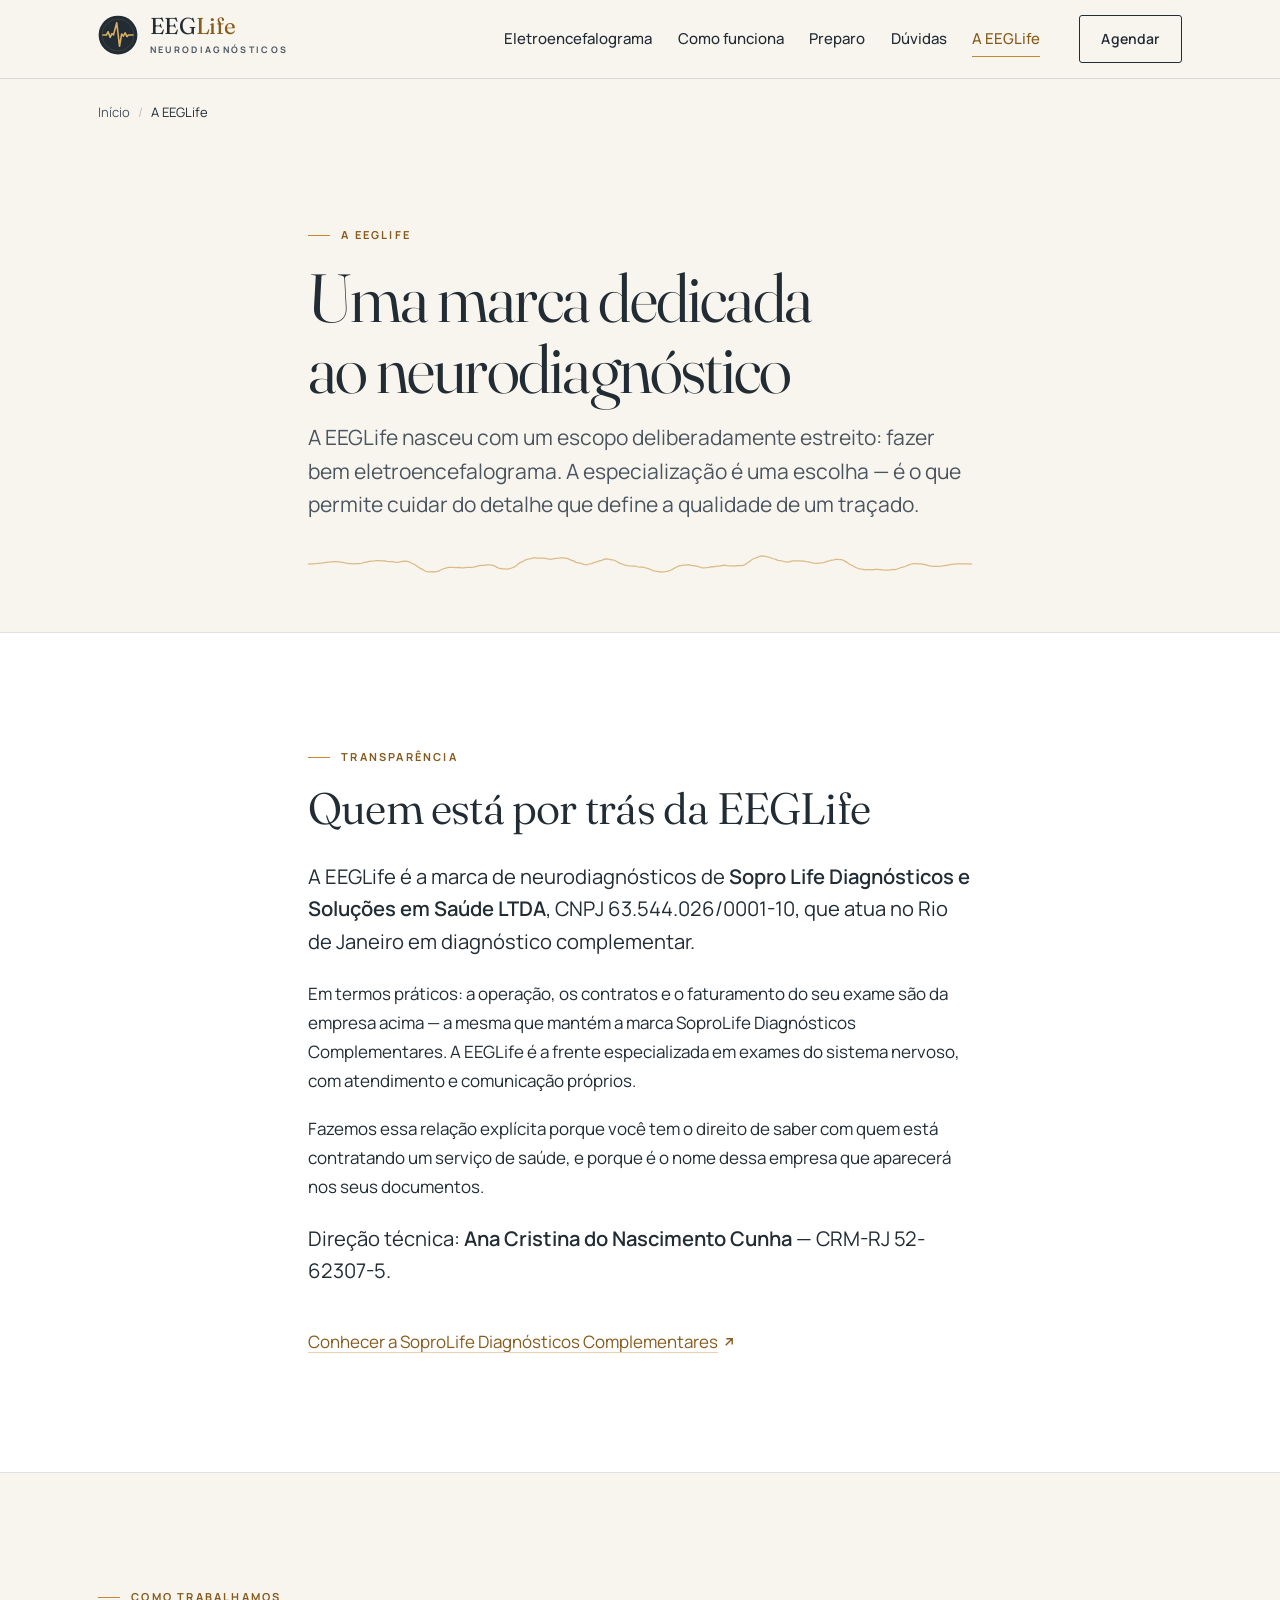
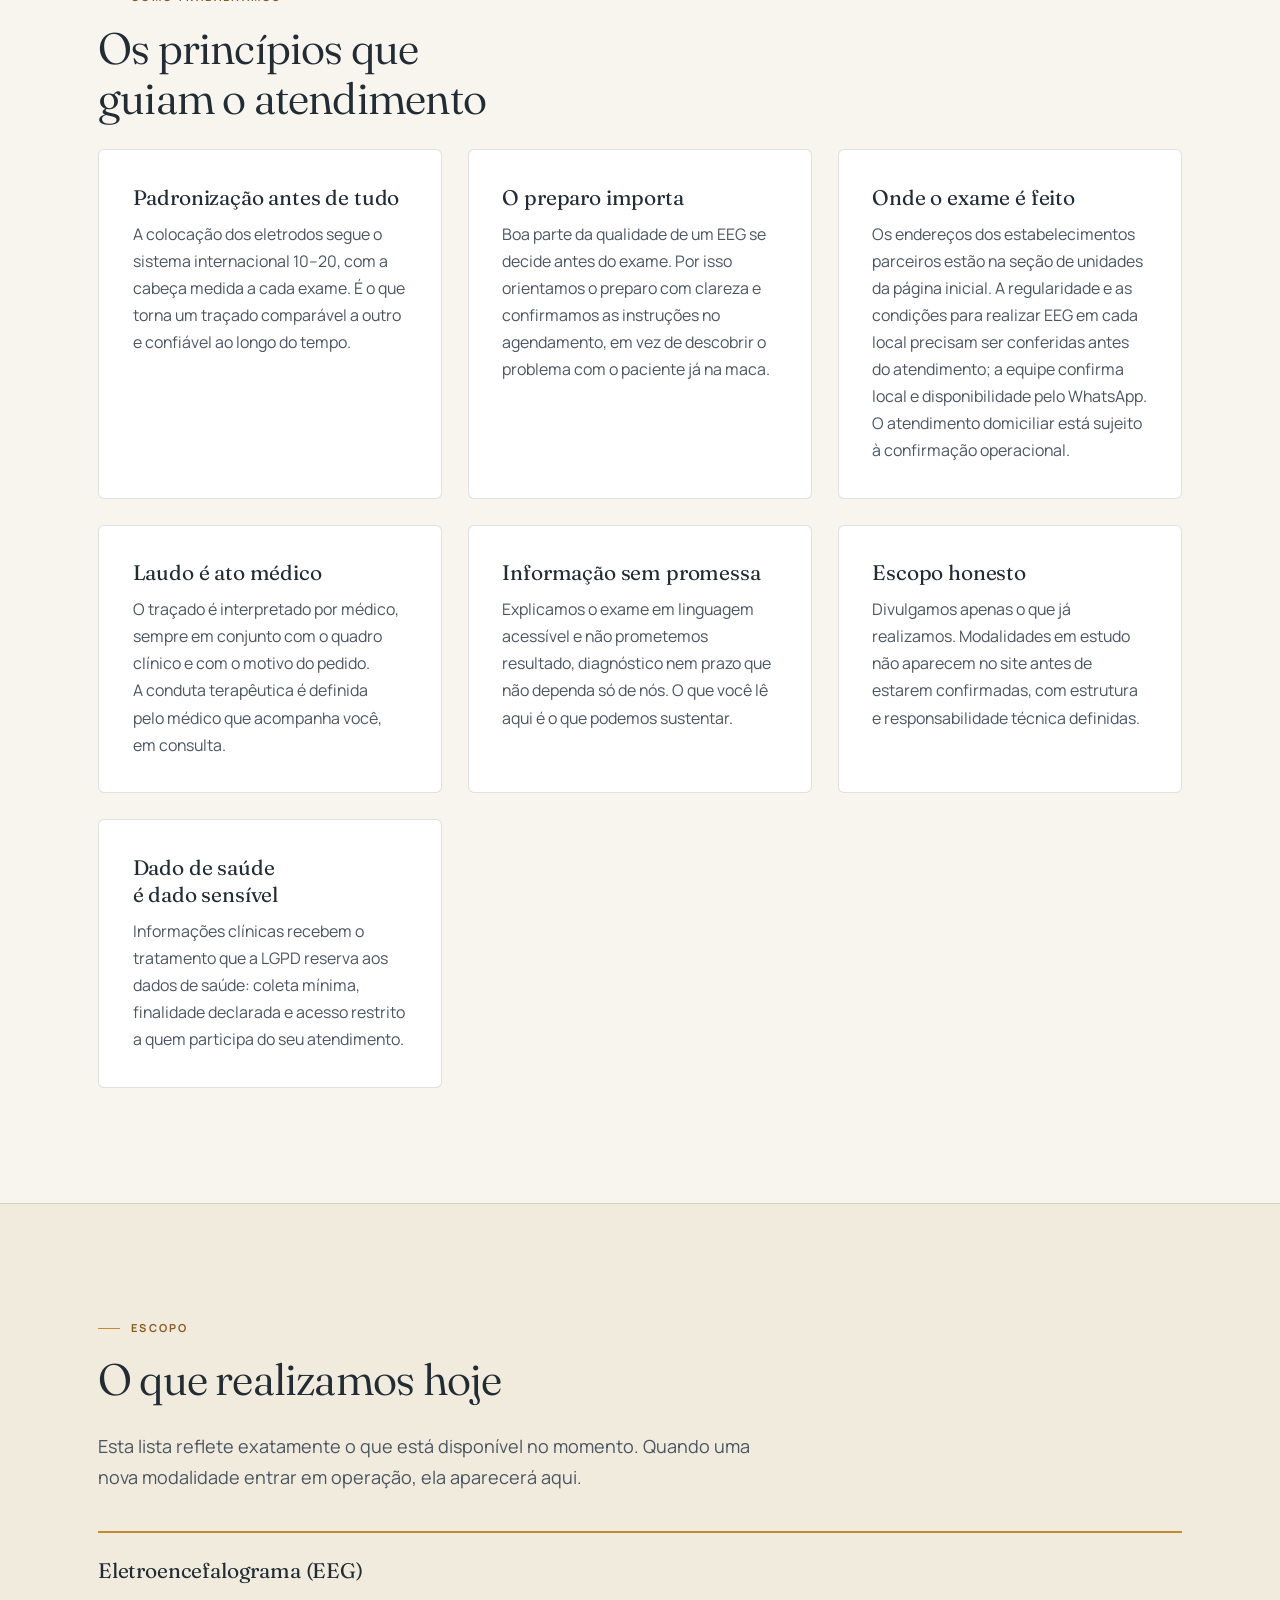
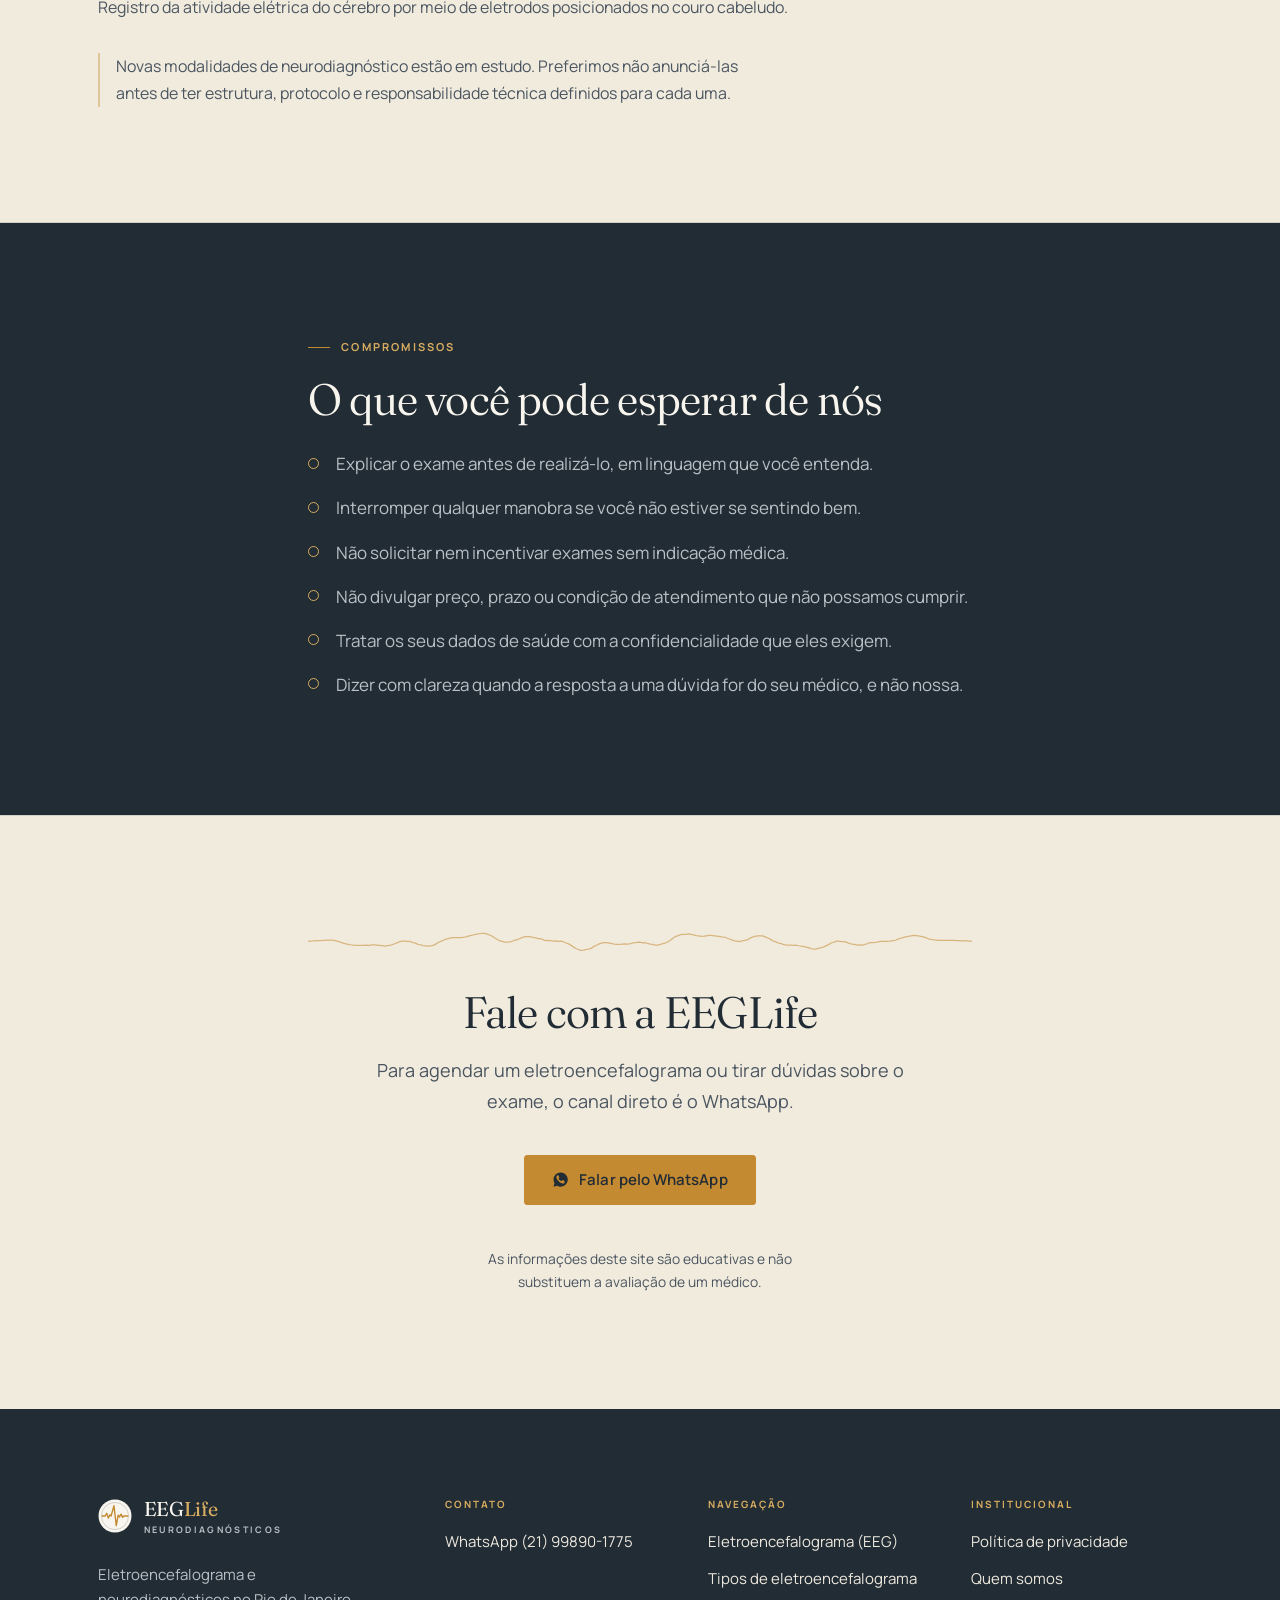
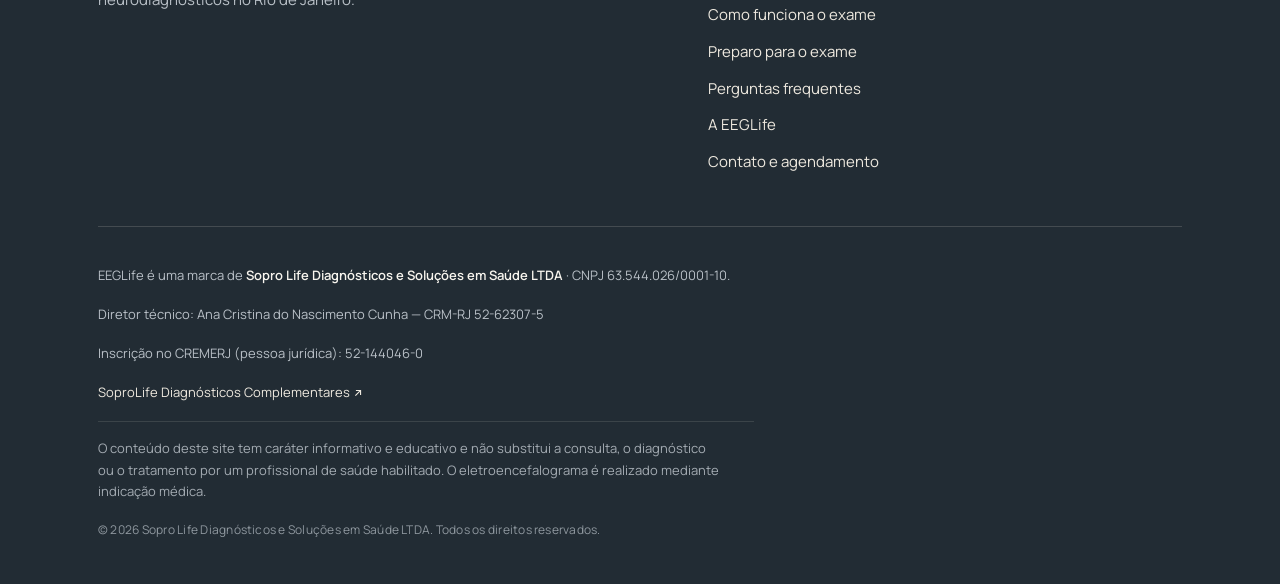
<file: sobre/index.html>
<!DOCTYPE html>
<html lang="pt-BR">
<head>
  <meta charset="utf-8"/>
  <!-- Marca que há JavaScript antes da primeira pintura: no celular o menu já
       nasce recolhido, em vez de aparecer empilhado e colapsar depois. Sem
       JavaScript a classe não entra e a navegação fica visível e utilizável. -->
  <script>document.documentElement.className+=' tem-js';</script>
  <meta name="viewport" content="width=device-width, initial-scale=1"/>
  <title>A EEGLife — Neurodiagnósticos no Rio de Janeiro | EEGLife</title>
  <meta name="description" content="A EEGLife é a marca de neurodiagnósticos da Sopro Life Diagnósticos e Soluções em Saúde, dedicada ao eletroencefalograma no Rio de Janeiro."/>
  <link rel="canonical" href="https://eeglife.com.br/sobre/"/>
  <meta name="robots" content="index, follow, max-image-preview:large"/>
  <meta name="theme-color" content="#F8F5EE" media="(prefers-color-scheme: light)"/>
  <meta name="theme-color" content="#1A232A" media="(prefers-color-scheme: dark)"/>

  <meta property="og:type" content="website"/>
  <meta property="og:site_name" content="EEGLife"/>
  <meta property="og:locale" content="pt_BR"/>
  <meta property="og:title" content="A EEGLife — Neurodiagnósticos no Rio de Janeiro | EEGLife"/>
  <meta property="og:description" content="A EEGLife é a marca de neurodiagnósticos da Sopro Life Diagnósticos e Soluções em Saúde, dedicada ao eletroencefalograma no Rio de Janeiro."/>
  <meta property="og:url" content="https://eeglife.com.br/sobre/"/>
  <meta property="og:image" content="https://eeglife.com.br/assets/img/eeglife-og.png"/>
  <meta property="og:image:width" content="1200"/>
  <meta property="og:image:height" content="630"/>
  <meta property="og:image:alt" content="EEGLife — Neurodiagnósticos"/>
  <meta name="twitter:card" content="summary_large_image"/>

  <link rel="icon" href="/assets/img/favicon.svg" type="image/svg+xml"/>
  <link rel="icon" href="/assets/img/favicon-32.png" sizes="32x32" type="image/png"/>
  <link rel="apple-touch-icon" href="/assets/img/apple-touch-icon.png"/>
  <link rel="manifest" href="/site.webmanifest"/>

  <link rel="preload" href="/assets/fonts/fraunces-latin.woff2" as="font" type="font/woff2" crossorigin/>
  <link rel="preload" href="/assets/fonts/manrope-latin.woff2" as="font" type="font/woff2" crossorigin/>
  <link rel="stylesheet" href="/assets/css/eeglife.css"/>
  <script type="application/ld+json">{
  "@context": "https://schema.org",
  "@graph": [
    {
      "@type": "MedicalBusiness",
      "@id": "https://eeglife.com.br/#eeglife",
      "name": "EEGLife",
      "alternateName": "EEGLife Neurodiagnósticos",
      "legalName": "Sopro Life Diagnósticos e Soluções em Saúde LTDA",
      "url": "https://eeglife.com.br/",
      "description": "Eletroencefalograma e neurodiagnósticos no Rio de Janeiro.",
      "medicalSpecialty": "Neurologic",
      "areaServed": {
        "@type": "City",
        "name": "Rio de Janeiro"
      },
      "parentOrganization": {
        "@type": "Organization",
        "name": "Sopro Life Diagnósticos e Soluções em Saúde LTDA",
        "url": "https://soprolife.com.br",
        "taxID": "63.544.026/0001-10"
      },
      "availableService": [
        {
          "@type": "MedicalTest",
          "name": "Eletroencefalograma (EEG)",
          "description": "Registro da atividade elétrica do cérebro por meio de eletrodos posicionados no couro cabeludo.",
          "url": "https://eeglife.com.br/eletroencefalograma/"
        }
      ],
      "telephone": "+5521998901775",
      "address": {
        "@type": "PostalAddress",
        "addressLocality": "Rio de Janeiro",
        "addressRegion": "RJ",
        "addressCountry": "BR"
      }
    },
    {
      "@type": "WebSite",
      "@id": "https://eeglife.com.br/#site",
      "name": "EEGLife",
      "url": "https://eeglife.com.br/",
      "inLanguage": "pt-BR",
      "publisher": {
        "@id": "https://eeglife.com.br/#eeglife"
      }
    },
    {
      "@type": "WebPage",
      "@id": "https://eeglife.com.br/sobre/",
      "url": "https://eeglife.com.br/sobre/",
      "name": "A EEGLife — Neurodiagnósticos no Rio de Janeiro | EEGLife",
      "description": "A EEGLife é a marca de neurodiagnósticos da Sopro Life Diagnósticos e Soluções em Saúde, dedicada ao eletroencefalograma no Rio de Janeiro.",
      "inLanguage": "pt-BR",
      "isPartOf": {
        "@id": "https://eeglife.com.br/#site"
      },
      "about": {
        "@id": "https://eeglife.com.br/#eeglife"
      }
    },
    {
      "@type": "BreadcrumbList",
      "itemListElement": [
        {
          "@type": "ListItem",
          "position": 1,
          "name": "Início",
          "item": "https://eeglife.com.br/"
        },
        {
          "@type": "ListItem",
          "position": 2,
          "name": "A EEGLife",
          "item": "https://eeglife.com.br/sobre/"
        }
      ]
    }
  ]
}</script>
</head>
<body class="">
  <a class="pular" href="#conteudo">Pular para o conteúdo</a>
  <header class="cabecalho" data-cabecalho>
  <div class="cabecalho__in wrap">
    <a class="cabecalho__marca" href="/" aria-label="EEGLife — página inicial">
      
<span class="logo">
  <svg class="logo__marca" viewBox="0 0 64 64" aria-hidden="true" focusable="false">
    <circle cx="32" cy="32" r="31" class="logo__disco"/>
    <circle cx="32" cy="32" r="25.5" class="logo__anel"/>
    <path class="logo__tracado"
          d="M8 32h5.4l2.9-5.2 3.1 9.1 2.9-6.1 2.4 2.1L30 12.4 34.4 50l3.5-19.6 2.6 3.4 2.9-5.3 3 6.1 2.2-2.6H56"
          fill="none" stroke-linecap="round" stroke-linejoin="round"/>
  </svg>
  <span class="logo__texto">
    <span class="logo__nome">EEG<em>Life</em></span>
    <span class="logo__sub">Neurodiagnósticos</span>
  </span>
</span>
    </a>
    <button class="nav-toggle" type="button" data-nav-toggle
            aria-controls="nav-principal" aria-expanded="false"
            aria-label="Abrir o menu de navegação">
      <span class="nav-toggle__barras" aria-hidden="true"></span>
      <span data-nav-rotulo>Menu</span>
    </button>
    <nav class="nav" id="nav-principal" aria-label="Navegação principal">
      <a href="/eletroencefalograma/">Eletroencefalograma</a>
<a href="/como-funciona-o-exame/">Como funciona</a>
<a href="/preparo-para-eletroencefalograma/">Preparo</a>
<a href="/perguntas-frequentes/">Dúvidas</a>
<a href="/sobre/" aria-current="page">A EEGLife</a>
      <a class="nav__contato" href="/contato/">Contato</a>
    </nav>
    <a class="cabecalho__cta" href="https://wa.me/5521998901775?text=Ol%C3%A1!%20Gostaria%20de%20verificar%20a%20disponibilidade%20para%20agendar%20um%20eletroencefalograma%20(EEG)%20com%20a%20EEGLife." target="_blank"
         rel="noopener noreferrer" data-eeg-cta="cabecalho">Agendar</a>
  </div>
</header>
  <nav class="trilha" aria-label="Você está em">
    <div class="wrap">
      <ol>
        <li><a href="/">Início</a></li>
<li><span aria-current="page">A EEGLife</span></li>
      </ol>
    </div>
  </nav>
  <main id="conteudo" tabindex="-1">
<section class="capa">
  <div class="wrap wrap--estreito">
    <p class="eyebrow">A EEGLife</p>
    <h1 class="capa__titulo">Uma marca dedicada ao neurodiagnóstico</h1>
    <p class="capa__texto">
      A EEGLife nasceu com um escopo deliberadamente estreito: fazer bem
      eletroencefalograma. A especialização é uma escolha — é o que permite
      cuidar do detalhe que define a qualidade de um traçado.
    </p>
    <div class="filete" aria-hidden="true">
    <svg viewBox="0 0 1200 24" preserveAspectRatio="none"
           aria-hidden="true" focusable="false">
      <path d="M0 11 L4.6 10.9 L9.2 10.8 L13.8 10.6 L18.5 10.3 L23.1 9.9 L27.7 9.6 L32.3 9.1 L36.9 8.8 L41.5 8.7 L46.2 8.3 L50.8 8.2 L55.4 8.5 L60 8.8 L64.6 9.5 L69.2 10 L73.8 10.4 L78.5 10.5 L83.1 10.8 L87.7 10.5 L92.3 10.4 L96.9 10.1 L101.5 9.2 L106.2 8.9 L110.8 8 L115.4 7.7 L120 7.5 L124.6 7.2 L129.2 7.3 L133.8 7.4 L138.5 7.6 L143.1 8.1 L147.7 8.3 L152.3 8.4 L156.9 8.9 L161.5 9 L166.2 8.7 L170.8 8.1 L175.4 7.8 L180 8.1 L184.6 9 L189.2 10.6 L193.8 11.7 L198.5 13.9 L203.1 15.7 L207.7 17 L212.3 18.8 L216.9 19.5 L221.5 19.5 L226.2 19.3 L230.8 19.6 L235.4 18.6 L240 17.5 L244.6 16.1 L249.2 15.3 L253.8 14.7 L258.5 14.6 L263.1 14.7 L267.7 14.8 L272.3 14.6 L276.9 15.2 L281.5 15.2 L286.2 14.7 L290.8 14.5 L295.4 14.6 L300 14.4 L304.6 13.4 L309.2 12.7 L313.8 12.4 L318.5 12.5 L323.1 11.9 L327.7 11.9 L332.3 12.2 L336.9 12.9 L341.5 14.6 L346.2 15.8 L350.8 16.1 L355.4 16.3 L360 16.5 L364.6 15.9 L369.2 15 L373.8 13.8 L378.5 11.8 L383.1 9.4 L387.7 8.4 L392.3 6.6 L396.9 5.5 L401.5 5.2 L406.2 4.3 L410.8 4.3 L415.4 4.4 L420 4.4 L424.6 4.6 L429.2 4.8 L433.8 5.4 L438.5 5.9 L443.1 5.2 L447.7 4.8 L452.3 4.5 L456.9 4.1 L461.5 4.1 L466.2 4.5 L470.8 5.3 L475.4 6.6 L480 7.5 L484.6 9.1 L489.2 9.6 L493.8 10.3 L498.5 11.4 L503.1 11.8 L507.7 10.9 L512.3 10.5 L516.9 9.4 L521.5 8.7 L526.2 7.6 L530.8 7 L535.4 5.7 L540 5.4 L544.6 5.9 L549.2 6.3 L553.8 6.8 L558.5 8.4 L563.1 9.9 L567.7 10.9 L572.3 12.2 L576.9 12.7 L581.5 13 L586.2 13.1 L590.8 13.3 L595.4 13.9 L600 14.4 L604.6 14.4 L609.2 15 L613.8 15.7 L618.5 16.7 L623.1 18.1 L627.7 18.6 L632.3 19 L636.9 19.8 L641.5 19.5 L646.2 19.2 L650.8 18.6 L655.4 17.7 L660 16.2 L664.6 14.7 L669.2 13.3 L673.8 12.6 L678.5 12.2 L683.1 12.1 L687.7 11.6 L692.3 12.3 L696.9 12.7 L701.5 13.2 L706.2 13.8 L710.8 15 L715.4 15.2 L720 15 L724.6 14.7 L729.2 13.9 L733.8 14 L738.5 13.2 L743.1 13.2 L747.7 12.6 L752.3 12.2 L756.9 12.6 L761.5 12.9 L766.2 13 L770.8 13.1 L775.4 12.7 L780 12.7 L784.6 12.6 L789.2 11.8 L793.8 9.7 L798.5 7.8 L803.1 5.7 L807.7 4.6 L812.3 3.7 L816.9 2.2 L821.5 2.1 L826.2 2.5 L830.8 3.2 L835.4 3.8 L840 5.2 L844.6 5.7 L849.2 7 L853.8 7.2 L858.5 7.9 L863.1 8.7 L867.7 8.8 L872.3 8 L876.9 7.5 L881.5 7.6 L886.2 7.5 L890.8 7.5 L895.4 7.9 L900 8.4 L904.6 8.5 L909.2 9.4 L913.8 9.9 L918.5 10.3 L923.1 9.9 L927.7 9.8 L932.3 9.4 L936.9 8.2 L941.5 7.6 L946.2 6.6 L950.8 6.4 L955.4 5.6 L960 6 L964.6 6 L969.2 7.5 L973.8 9.1 L978.5 11.2 L983.1 12.3 L987.7 14.1 L992.3 15.3 L996.9 16.3 L1001.5 16.6 L1006.2 17.4 L1010.8 17 L1015.4 17 L1020 17.2 L1024.6 16.8 L1029.2 16.7 L1033.8 17 L1038.5 17.4 L1043.1 17.7 L1047.7 17.7 L1052.3 17.4 L1056.9 16.8 L1061.5 17 L1066.2 16.1 L1070.8 15 L1075.4 14.3 L1080 13.4 L1084.6 12.1 L1089.2 11.2 L1093.8 10.5 L1098.5 10.6 L1103.1 10.9 L1107.7 10.9 L1112.3 11.3 L1116.9 11.9 L1121.5 12.7 L1126.2 13.2 L1130.8 13.4 L1135.4 13.5 L1140 13.5 L1144.6 13.2 L1149.2 12.8 L1153.8 12.3 L1158.5 11.8 L1163.1 11.3 L1167.7 11 L1172.3 10.7 L1176.9 10.8 L1181.5 10.8 L1186.2 10.8 L1190.8 10.9 L1195.4 10.9 L1200 11" fill="none" stroke="currentColor" stroke-width="1.25"
        stroke-linecap="round" vector-effect="non-scaling-stroke"/>
    </svg>
  </div>
  </div>
</section>
<section id="quem-opera" class="secao secao--claro">
    <div class="wrap wrap--estreito">
      <p class="eyebrow">Transparência</p>
<h2 class="secao__titulo">Quem está por trás da EEGLife</h2>
      <p class="texto-guia">
        A EEGLife é a marca de neurodiagnósticos de
        <strong>Sopro Life Diagnósticos e Soluções em Saúde LTDA</strong>, CNPJ 63.544.026/0001-10, que atua no Rio de Janeiro em diagnóstico complementar.
      </p>
<p>
        Em termos práticos: a operação, os contratos e o faturamento do seu
        exame são da empresa acima — a mesma que mantém a marca
        SoproLife Diagnósticos Complementares. A EEGLife é a frente especializada em
        exames do sistema nervoso, com atendimento e comunicação próprios.
      </p>
<p>
        Fazemos essa relação explícita porque você tem o direito de saber com
        quem está contratando um serviço de saúde, e porque é o nome dessa
        empresa que aparecerá nos seus documentos.
      </p>
<p class="texto-guia">
            Direção técnica: <strong>Ana Cristina do Nascimento Cunha</strong> — CRM-RJ 52-62307-5.
          </p>
<p class="secao__acao">
            <a class="link-externo" href="https://soprolife.com.br"
               target="_blank" rel="noopener noreferrer">Conhecer a SoproLife Diagnósticos Complementares</a>
          </p>
    </div>
  </section>
<section id="principios" class="secao ">
    <div class="wrap wrap--normal">
      <p class="eyebrow">Como trabalhamos</p>
<h2 class="secao__titulo">Os princípios que guiam o atendimento</h2>
      <div class="cartoes">
    <article class="cartao">
        <h3 class="cartao__titulo">Padronização antes de tudo</h3>
        <p class="cartao__texto">A colocação dos eletrodos segue o sistema internacional 10–20, com a cabeça medida a cada exame. É o que torna um traçado comparável a outro e confiável ao longo do tempo.</p>
      </article>
<article class="cartao">
        <h3 class="cartao__titulo">O preparo importa</h3>
        <p class="cartao__texto">Boa parte da qualidade de um EEG se decide antes do exame. Por isso orientamos o preparo com clareza e confirmamos as instruções no agendamento, em vez de descobrir o problema com o paciente já na maca.</p>
      </article>
<article class="cartao">
        <h3 class="cartao__titulo">Onde o exame é feito</h3>
        <p class="cartao__texto">Os endereços dos estabelecimentos parceiros estão na seção de unidades da página inicial. A regularidade e as condições para realizar EEG em cada local precisam ser conferidas antes do atendimento; a equipe confirma local e disponibilidade pelo WhatsApp. O atendimento domiciliar está sujeito à confirmação operacional.</p>
      </article>
<article class="cartao">
        <h3 class="cartao__titulo">Laudo é ato médico</h3>
        <p class="cartao__texto">O traçado é interpretado por médico, sempre em conjunto com o quadro clínico e com o motivo do pedido. A conduta terapêutica é definida pelo médico que acompanha você, em consulta.</p>
      </article>
<article class="cartao">
        <h3 class="cartao__titulo">Informação sem promessa</h3>
        <p class="cartao__texto">Explicamos o exame em linguagem acessível e não prometemos resultado, diagnóstico nem prazo que não dependa só de nós. O que você lê aqui é o que podemos sustentar.</p>
      </article>
<article class="cartao">
        <h3 class="cartao__titulo">Escopo honesto</h3>
        <p class="cartao__texto">Divulgamos apenas o que já realizamos. Modalidades em estudo não aparecem no site antes de estarem confirmadas, com estrutura e responsabilidade técnica definidas.</p>
      </article>
<article class="cartao">
        <h3 class="cartao__titulo">Dado de saúde é dado sensível</h3>
        <p class="cartao__texto">Informações clínicas recebem o tratamento que a LGPD reserva aos dados de saúde: coleta mínima, finalidade declarada e acesso restrito a quem participa do seu atendimento.</p>
      </article>
  </div>
    </div>
  </section>
<section id="o-que-fazemos" class="secao secao--areia">
    <div class="wrap wrap--normal">
      <p class="eyebrow">Escopo</p>
<h2 class="secao__titulo">O que realizamos hoje</h2>
<p class="secao__intro">Esta lista reflete exatamente o que está disponível no momento. Quando uma nova modalidade entrar em operação, ela aparecerá aqui.</p>
      <div class="modalidades">
    <article class="modalidade">
        <h3 class="modalidade__titulo">
          <a href="/eletroencefalograma/">Eletroencefalograma (EEG)</a>
        </h3>
        <p class="modalidade__texto">Registro da atividade elétrica do cérebro por meio de eletrodos posicionados no couro cabeludo.</p>
      </article>
  </div>
<p class="secao__nota">
        Novas modalidades de neurodiagnóstico estão em estudo. Preferimos não
        anunciá-las antes de ter estrutura, protocolo e responsabilidade técnica
        definidos para cada uma.
      </p>
    </div>
  </section>
<section class="secao secao--grafite">
    <div class="wrap wrap--estreito">
      <p class="eyebrow">Compromissos</p>
<h2 class="secao__titulo">O que você pode esperar de nós</h2>
      <ul class="pontos pontos--positivo">
    <li>Explicar o exame antes de realizá-lo, em linguagem que você entenda.</li>
<li>Interromper qualquer manobra se você não estiver se sentindo bem.</li>
<li>Não solicitar nem incentivar exames sem indicação médica.</li>
<li>Não divulgar preço, prazo ou condição de atendimento que não possamos cumprir.</li>
<li>Tratar os seus dados de saúde com a confidencialidade que eles exigem.</li>
<li>Dizer com clareza quando a resposta a uma dúvida for do seu médico, e não nossa.</li>
  </ul>
    </div>
  </section>
<section id="contato" class="secao secao--chamada">
    <div class="wrap wrap--estreito">
      <div class="chamada">
        <div class="filete" aria-hidden="true">
    <svg viewBox="0 0 1200 24" preserveAspectRatio="none"
           aria-hidden="true" focusable="false">
      <path d="M0 11 L4.6 11 L9.2 10.9 L13.8 10.7 L18.5 10.5 L23.1 10.4 L27.7 10.3 L32.3 10 L36.9 9.9 L41.5 10 L46.2 10.2 L50.8 10.7 L55.4 11.5 L60 12.4 L64.6 13.4 L69.2 14.1 L73.8 14.8 L78.5 15 L83.1 15.6 L87.7 15.8 L92.3 15.8 L96.9 15.8 L101.5 15.6 L106.2 15.5 L110.8 15.6 L115.4 15.1 L120 15.2 L124.6 15.4 L129.2 15.6 L133.8 16 L138.5 16.4 L143.1 16 L147.7 15.8 L152.3 14.8 L156.9 13.9 L161.5 12.7 L166.2 11.7 L170.8 11.1 L175.4 11.1 L180 11.2 L184.6 11.4 L189.2 12.6 L193.8 13 L198.5 14.5 L203.1 15 L207.7 16 L212.3 16.2 L216.9 16.6 L221.5 16.3 L226.2 15.7 L230.8 14.3 L235.4 12.6 L240 11.3 L244.6 10.1 L249.2 8.9 L253.8 8.3 L258.5 7.4 L263.1 7.2 L267.7 7.2 L272.3 7.3 L276.9 7.2 L281.5 6.8 L286.2 6.3 L290.8 5.4 L295.4 4.8 L300 4.1 L304.6 3.4 L309.2 3 L313.8 2.7 L318.5 2.7 L323.1 3.1 L327.7 4.2 L332.3 5.4 L336.9 7.3 L341.5 9 L346.2 10.6 L350.8 11.4 L355.4 12 L360 12 L364.6 11.8 L369.2 11.2 L373.8 9.9 L378.5 9.3 L383.1 8.2 L387.7 6.9 L392.3 6.2 L396.9 6.1 L401.5 6.2 L406.2 7 L410.8 7.3 L415.4 8.2 L420 8.4 L424.6 9.4 L429.2 10.4 L433.8 10.2 L438.5 10.6 L443.1 11 L447.7 10.8 L452.3 11.3 L456.9 11.1 L461.5 11.7 L466.2 13.1 L470.8 14.1 L475.4 15.7 L480 17.6 L484.6 19.1 L489.2 20.4 L493.8 21.2 L498.5 20.8 L503.1 20.1 L507.7 19.8 L512.3 18.7 L516.9 16.8 L521.5 15.6 L526.2 14.1 L530.8 13.2 L535.4 12.7 L540 12.8 L544.6 13.3 L549.2 13.8 L553.8 14.3 L558.5 14.6 L563.1 14.5 L567.7 14.3 L572.3 14 L576.9 14.3 L581.5 14.1 L586.2 13.1 L590.8 12.8 L595.4 12.3 L600 12.2 L604.6 12.9 L609.2 12.6 L613.8 13.6 L618.5 14.3 L623.1 14.6 L627.7 15.5 L632.3 15.3 L636.9 14.6 L641.5 13.7 L646.2 12.9 L650.8 11.7 L655.4 9.9 L660 7.6 L664.6 5.9 L669.2 5.1 L673.8 4 L678.5 3.8 L683.1 3.6 L687.7 3.2 L692.3 3.8 L696.9 4.3 L701.5 5.1 L706.2 5.4 L710.8 5.9 L715.4 5.6 L720 5.2 L724.6 4.9 L729.2 4.9 L733.8 5.2 L738.5 5.5 L743.1 5.8 L747.7 6.3 L752.3 6.7 L756.9 7.6 L761.5 8.7 L766.2 9.7 L770.8 10.9 L775.4 11.1 L780 11.5 L784.6 10.8 L789.2 10.3 L793.8 9.6 L798.5 8.1 L803.1 6.6 L807.7 5.8 L812.3 5.4 L816.9 5.3 L821.5 5.4 L826.2 6.4 L830.8 7.6 L835.4 8.9 L840 10.7 L844.6 11.5 L849.2 13 L853.8 13.4 L858.5 14.5 L863.1 15.2 L867.7 15.5 L872.3 15.4 L876.9 15.6 L881.5 15.5 L886.2 16.1 L890.8 16.6 L895.4 16.8 L900 17.5 L904.6 18.2 L909.2 19.2 L913.8 19.9 L918.5 19.7 L923.1 18.6 L927.7 18.1 L932.3 17.3 L936.9 16 L941.5 14.6 L946.2 12.8 L950.8 12.2 L955.4 10.9 L960 11.2 L964.6 11.7 L969.2 11.6 L973.8 12.4 L978.5 13.6 L983.1 14.2 L987.7 14.5 L992.3 15.4 L996.9 15.2 L1001.5 15.3 L1006.2 14.6 L1010.8 13.9 L1015.4 12.7 L1020 12.7 L1024.6 12.5 L1029.2 12.1 L1033.8 11.4 L1038.5 11.3 L1043.1 11.3 L1047.7 11.4 L1052.3 11 L1056.9 10.5 L1061.5 10.1 L1066.2 8.9 L1070.8 7.9 L1075.4 7.2 L1080 6.4 L1084.6 5.8 L1089.2 5.4 L1093.8 4.9 L1098.5 5.1 L1103.1 5.3 L1107.7 5.8 L1112.3 6.5 L1116.9 7.4 L1121.5 8.5 L1126.2 9.1 L1130.8 9.8 L1135.4 10 L1140 10.2 L1144.6 10.2 L1149.2 10.2 L1153.8 10.2 L1158.5 10.3 L1163.1 10.3 L1167.7 10.3 L1172.3 10.4 L1176.9 10.5 L1181.5 10.7 L1186.2 10.8 L1190.8 10.9 L1195.4 11 L1200 11" fill="none" stroke="currentColor" stroke-width="1.25"
        stroke-linecap="round" vector-effect="non-scaling-stroke"/>
    </svg>
  </div>
        <h2 class="chamada__titulo">Fale com a EEGLife</h2>
        <p class="chamada__texto">Para agendar um eletroencefalograma ou tirar dúvidas sobre o exame, o canal direto é o WhatsApp.</p>
        <div class="chamada__acoes"><a class="btn btn--destaque" href="https://wa.me/5521998901775?text=Ol%C3%A1!%20Gostaria%20de%20saber%20como%20funciona%20o%20atendimento%20da%20EEGLife%20para%20eletroencefalograma."
     target="_blank" rel="noopener noreferrer"
     data-eeg-cta="informacoes">
    <svg class="btn__icone" viewBox="0 0 24 24" aria-hidden="true" focusable="false">
      <path fill="currentColor" d="M12.04 2C6.58 2 2.13 6.45 2.13 11.91c0 1.75.46 3.46 1.32 4.97L2 22l5.25-1.38a9.9 9.9 0 0 0 4.79 1.22h.01c5.46 0 9.91-4.45 9.91-9.91C21.96 6.45 17.5 2 12.04 2Zm5.8 14.09c-.25.69-1.44 1.32-1.98 1.37-.54.05-1.04.21-3.54-.88-2.96-1.29-4.83-4.4-4.98-4.6-.14-.2-1.18-1.62-1.18-3.09 0-1.47.76-2.19 1.03-2.49.27-.3.59-.37.79-.37.2 0 .39 0 .57.01.18.01.42-.07.66.5.25.59.84 2.05.91 2.2.07.15.12.32.02.52-.1.2-.2.32-.39.54-.2.22-.31.3-.44.52-.13.22-.02.45.1.65.12.2.65 1.06 1.4 1.72.96.85 1.75 1.11 1.98 1.23.22.12.45.1.62-.07.17-.17.69-.8.88-1.08.19-.27.37-.22.62-.12.25.1 1.6.75 1.87.89.27.14.45.2.52.32.07.12.07.71-.18 1.4Z"/>
    </svg>
    <span>Falar pelo WhatsApp</span>
  </a></div>
        
        <p class="chamada__nota">As informações deste site são educativas e não
        substituem a avaliação de um médico.</p>
      </div>
    </div>
  </section>
  </main>
  <footer class="rodape">
  <div class="wrap">
    <div class="rodape__topo">
      <div class="rodape__marca">
        
<span class="logo logo--compacto">
  <svg class="logo__marca" viewBox="0 0 64 64" aria-hidden="true" focusable="false">
    <circle cx="32" cy="32" r="31" class="logo__disco"/>
    <circle cx="32" cy="32" r="25.5" class="logo__anel"/>
    <path class="logo__tracado"
          d="M8 32h5.4l2.9-5.2 3.1 9.1 2.9-6.1 2.4 2.1L30 12.4 34.4 50l3.5-19.6 2.6 3.4 2.9-5.3 3 6.1 2.2-2.6H56"
          fill="none" stroke-linecap="round" stroke-linejoin="round"/>
  </svg>
  <span class="logo__texto">
    <span class="logo__nome">EEG<em>Life</em></span>
    <span class="logo__sub">Neurodiagnósticos</span>
  </span>
</span>
        <p class="rodape__tagline">Eletroencefalograma e neurodiagnósticos no Rio de Janeiro.</p>
      </div>
      <nav class="rodape__col" aria-label="Contato">
        <h2 class="rodape__titulo">Contato</h2>
        <ul><li><a href="https://wa.me/5521998901775?text=Ol%C3%A1!%20Vim%20pelo%20site%20da%20EEGLife%20e%20gostaria%20de%20informa%C3%A7%C3%B5es%20sobre%20o%20eletroencefalograma." target="_blank" rel="noopener noreferrer"
         data-eeg-cta="rodape">WhatsApp (21) 99890-1775</a></li></ul>
      </nav>
      <nav class="rodape__col" aria-label="Páginas">
        <h2 class="rodape__titulo">Navegação</h2>
        <ul><li><a href="/eletroencefalograma/">Eletroencefalograma (EEG)</a></li>
<li><a href="/tipos-de-eletroencefalograma/">Tipos de eletroencefalograma</a></li>
<li><a href="/como-funciona-o-exame/">Como funciona o exame</a></li>
<li><a href="/preparo-para-eletroencefalograma/">Preparo para o exame</a></li>
<li><a href="/perguntas-frequentes/">Perguntas frequentes</a></li>
<li><a href="/sobre/">A EEGLife</a></li>
<li><a href="/contato/">Contato e agendamento</a></li></ul>
      </nav>
      <nav class="rodape__col" aria-label="Institucional">
        <h2 class="rodape__titulo">Institucional</h2>
        <ul>
          <li><a href="/politica-de-privacidade/">Política de privacidade</a></li>
          <li><a href="/sobre/">Quem somos</a></li>
        </ul>
      </nav>
    </div>
    <div class="rodape__base">
      <p class="rodape__operadora">
      EEGLife é uma marca de
      <strong>Sopro Life Diagnósticos e Soluções em Saúde LTDA</strong> · CNPJ 63.544.026/0001-10.
    </p>
<p class="rodape__rt">Diretor técnico: Ana Cristina do Nascimento Cunha — CRM-RJ 52-62307-5</p>
<p class="rodape__rt">Inscrição no CREMERJ (pessoa jurídica): 52-144046-0</p>
<p class="rodape__link-operadora">
          <a class="link-externo" href="https://soprolife.com.br" target="_blank" rel="noopener noreferrer">SoproLife Diagnósticos Complementares</a>
        </p>
      <p class="rodape__aviso">
        O conteúdo deste site tem caráter informativo e educativo e não
        substitui a consulta, o diagnóstico ou o tratamento por um profissional
        de saúde habilitado. O eletroencefalograma é realizado mediante
        indicação médica.
      </p>
      <p class="rodape__copy">© 2026 Sopro Life Diagnósticos e Soluções em Saúde LTDA. Todos os direitos reservados.</p>
    </div>
  </div>
</footer>
  <div class="barra-contato">
    <p class="barra-contato__texto">Agendamento de EEG</p>
    <a class="barra-contato__acao" href="https://wa.me/5521998901775?text=Ol%C3%A1!%20Gostaria%20de%20verificar%20a%20disponibilidade%20para%20agendar%20um%20eletroencefalograma%20(EEG)%20com%20a%20EEGLife." target="_blank"
       rel="noopener noreferrer" data-eeg-cta="barra">WhatsApp</a>
  </div>
  <script src="/assets/js/site.js" defer></script>
</body>
</html>
</file>
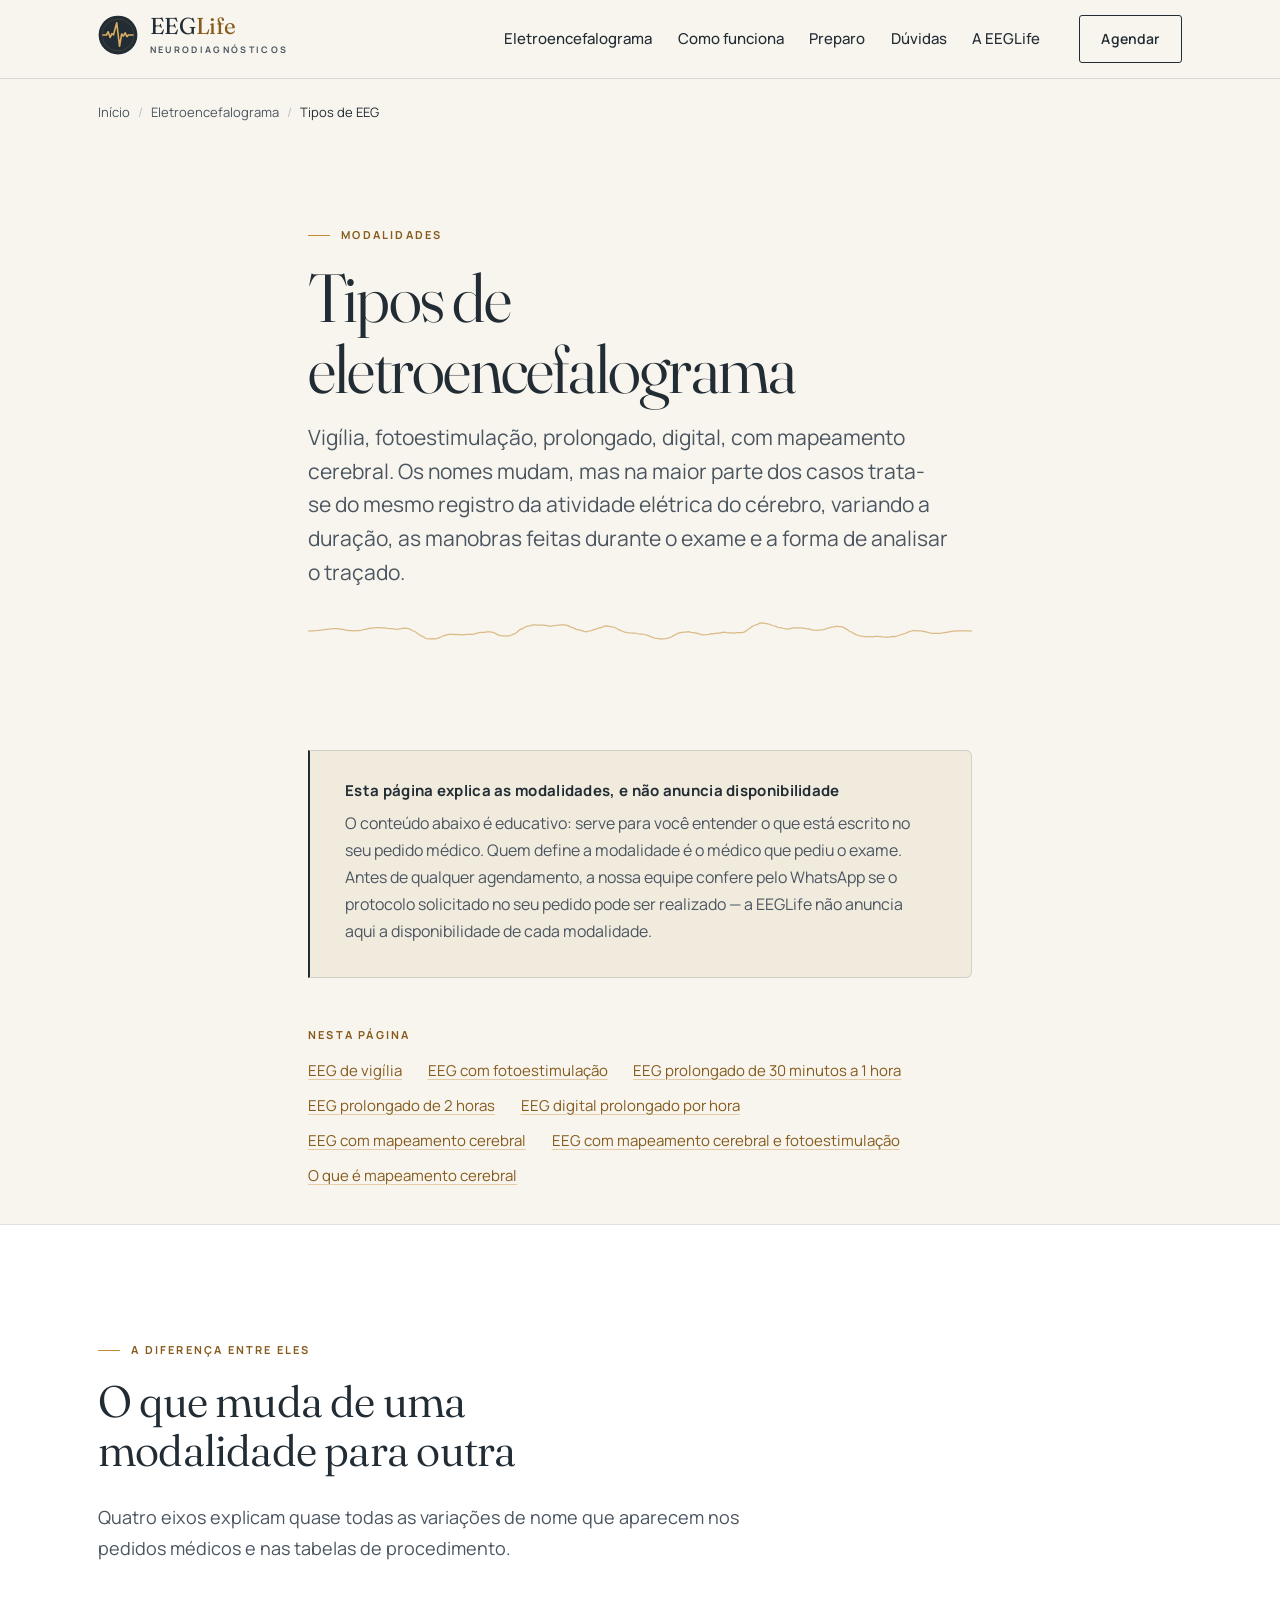
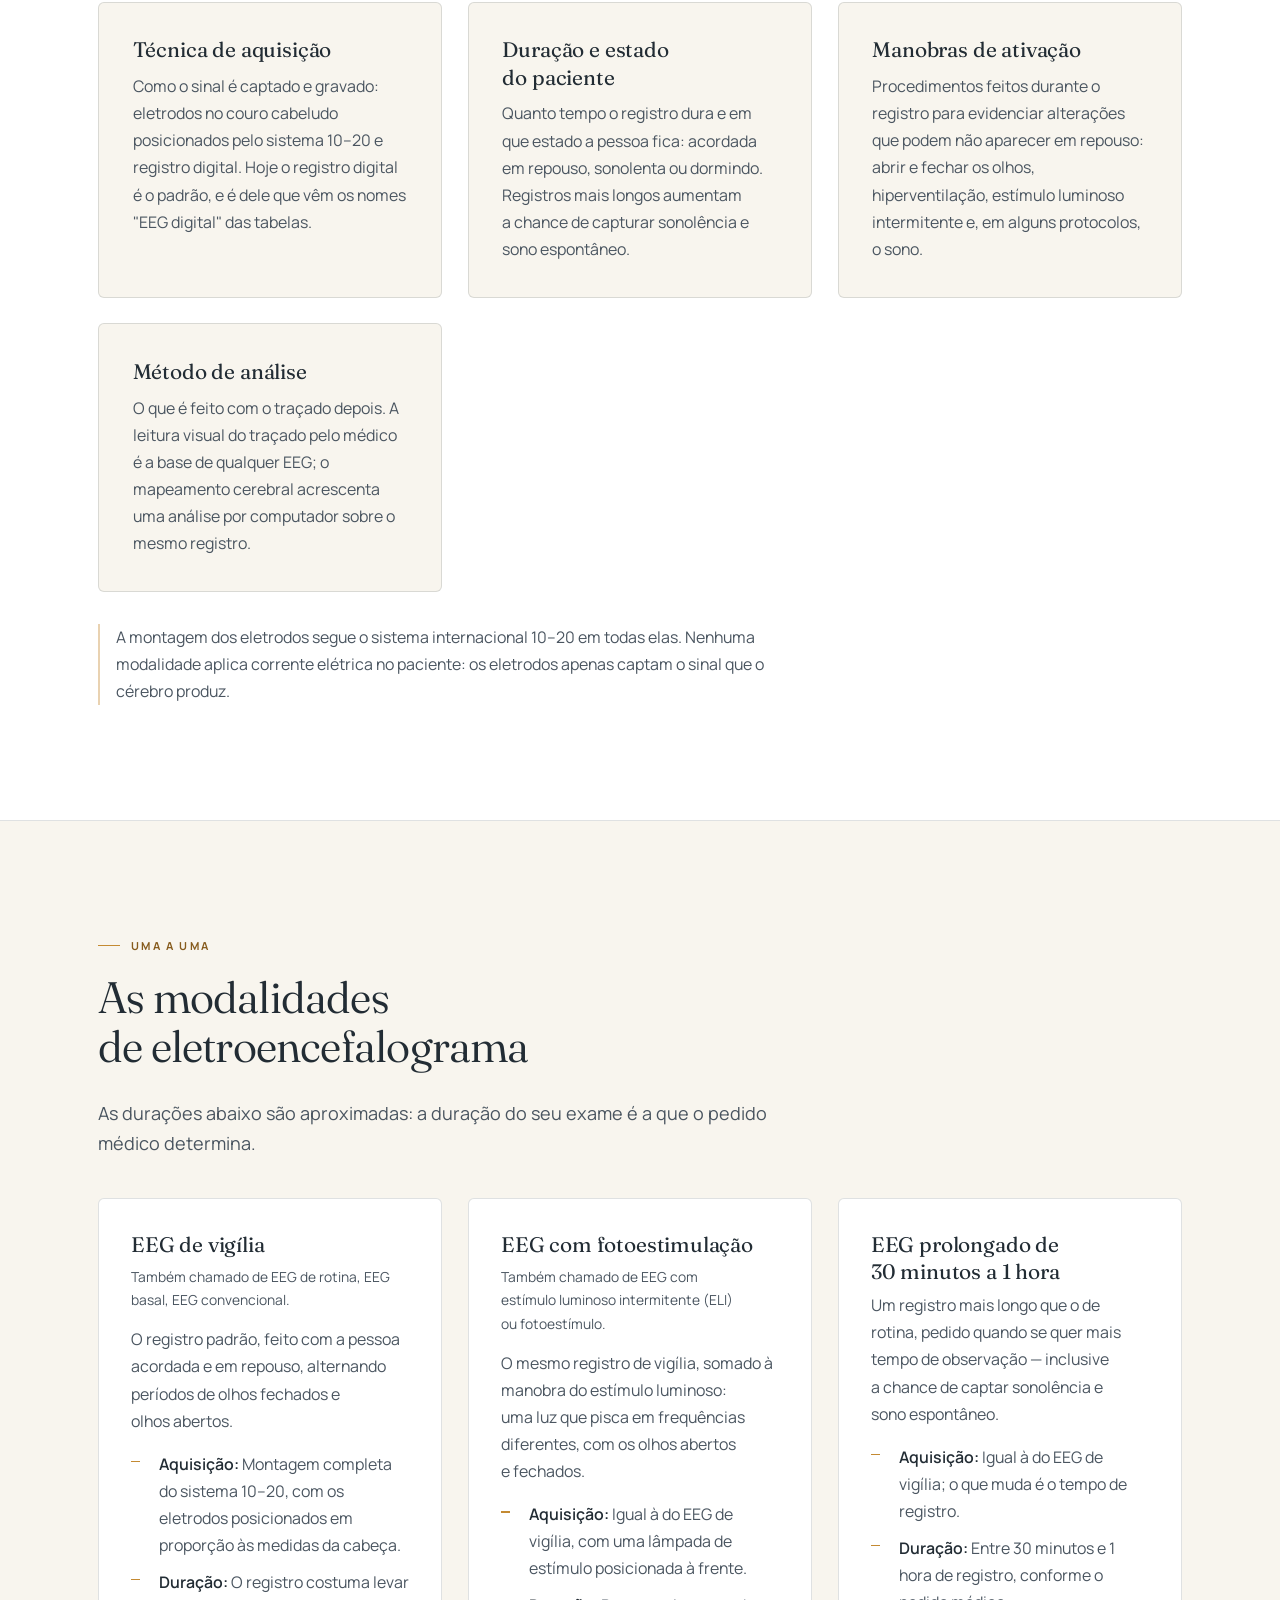
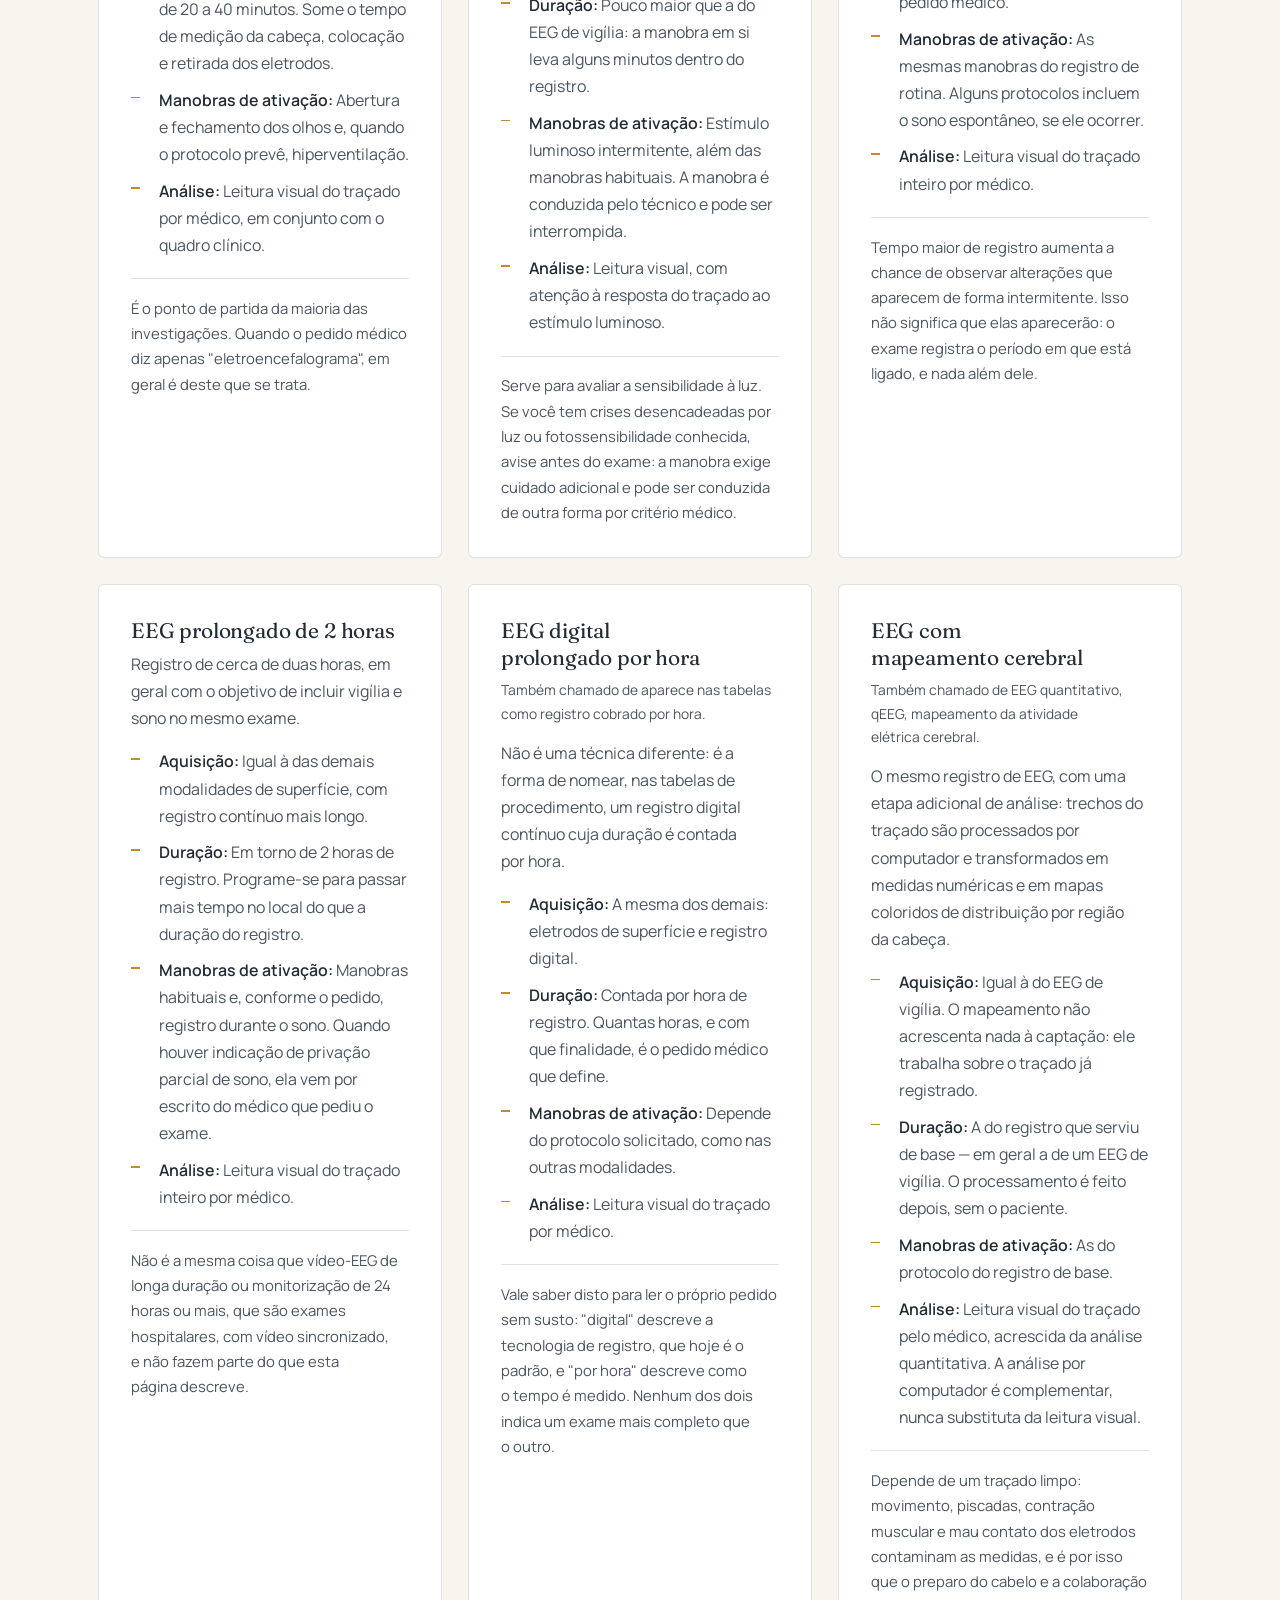
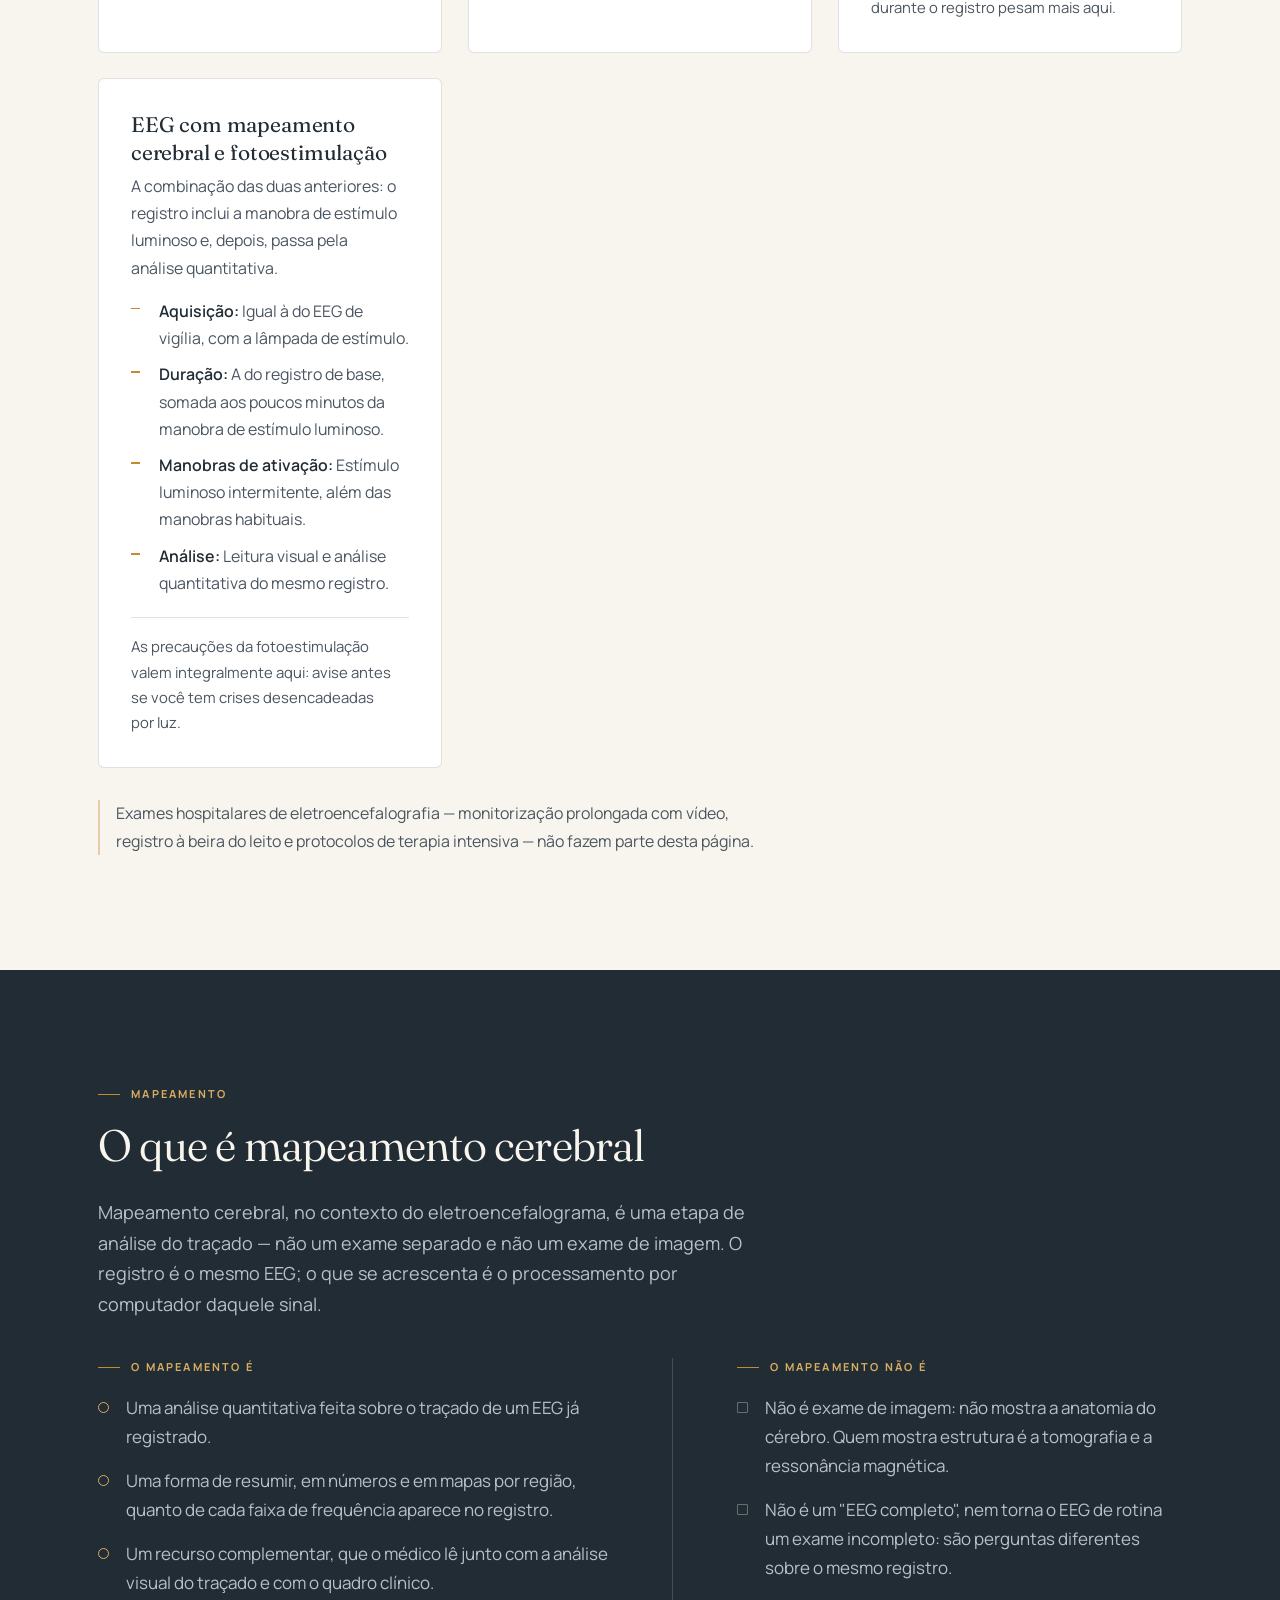
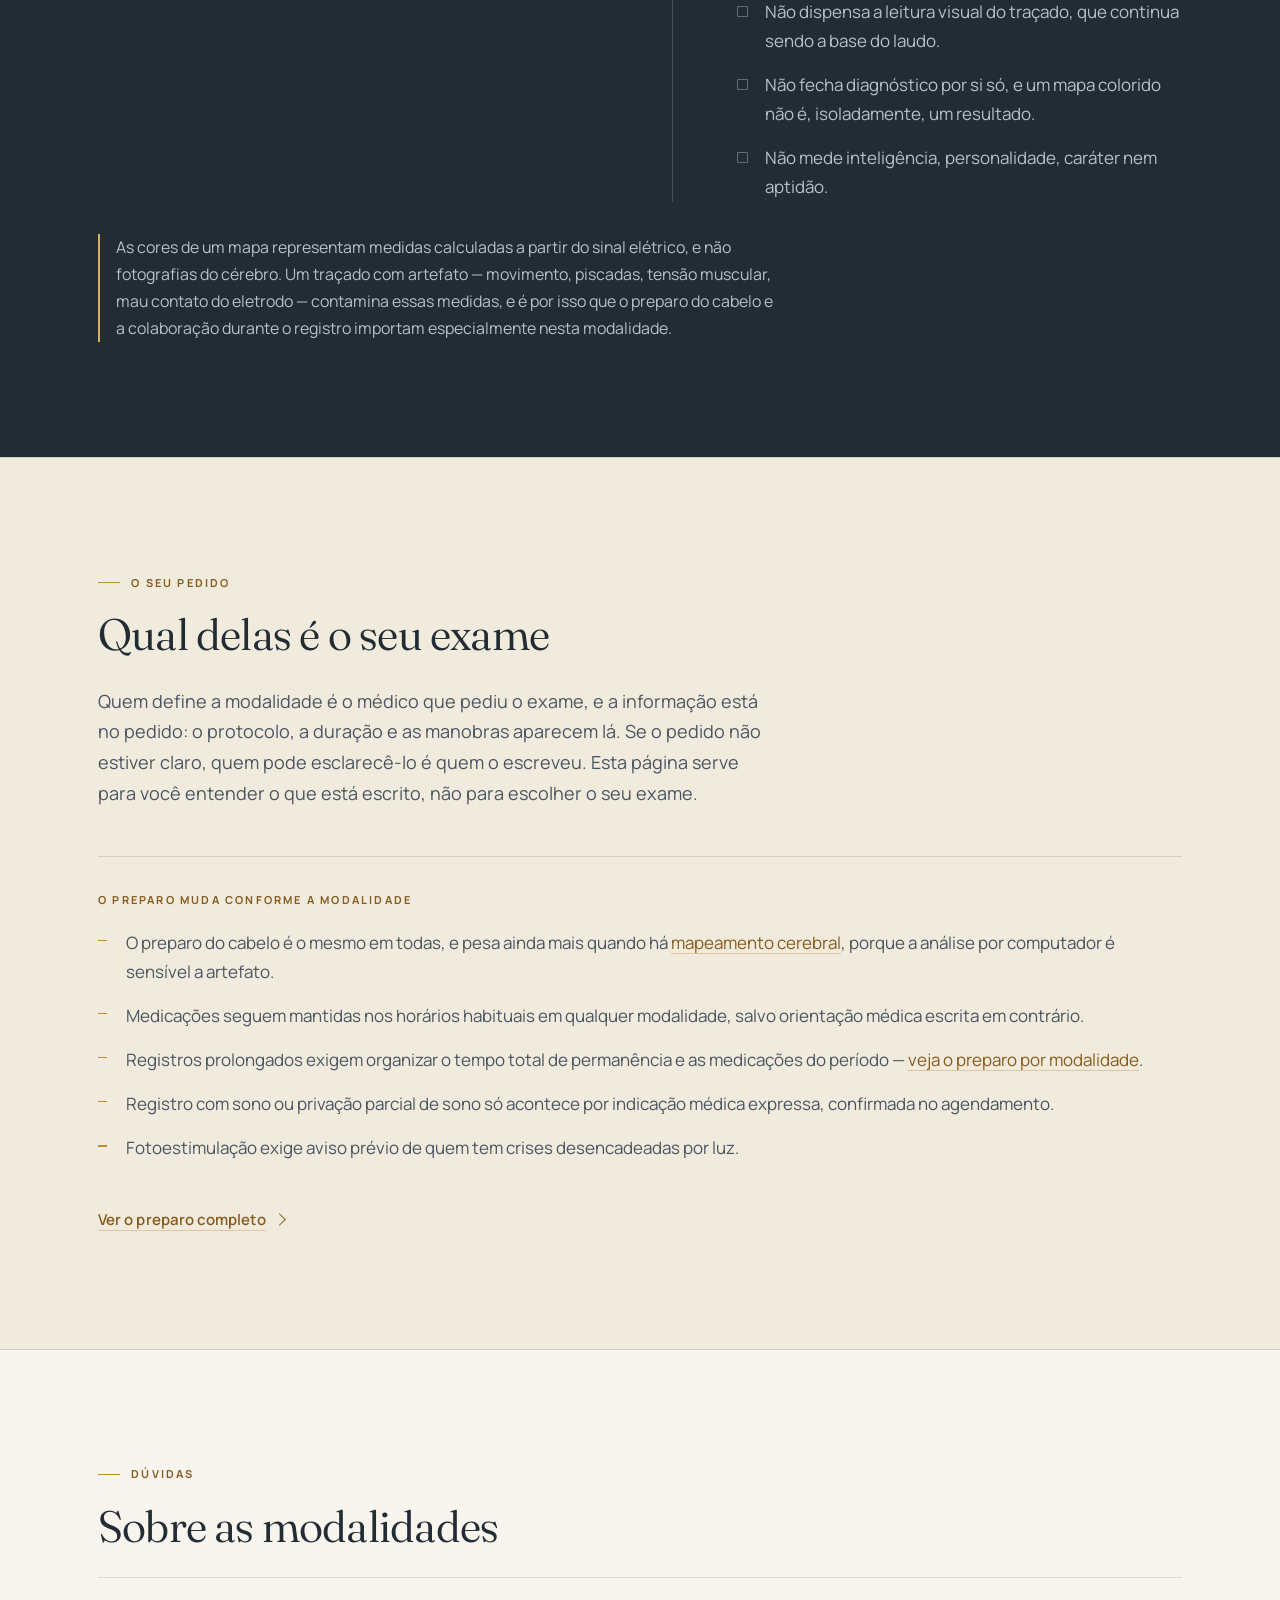
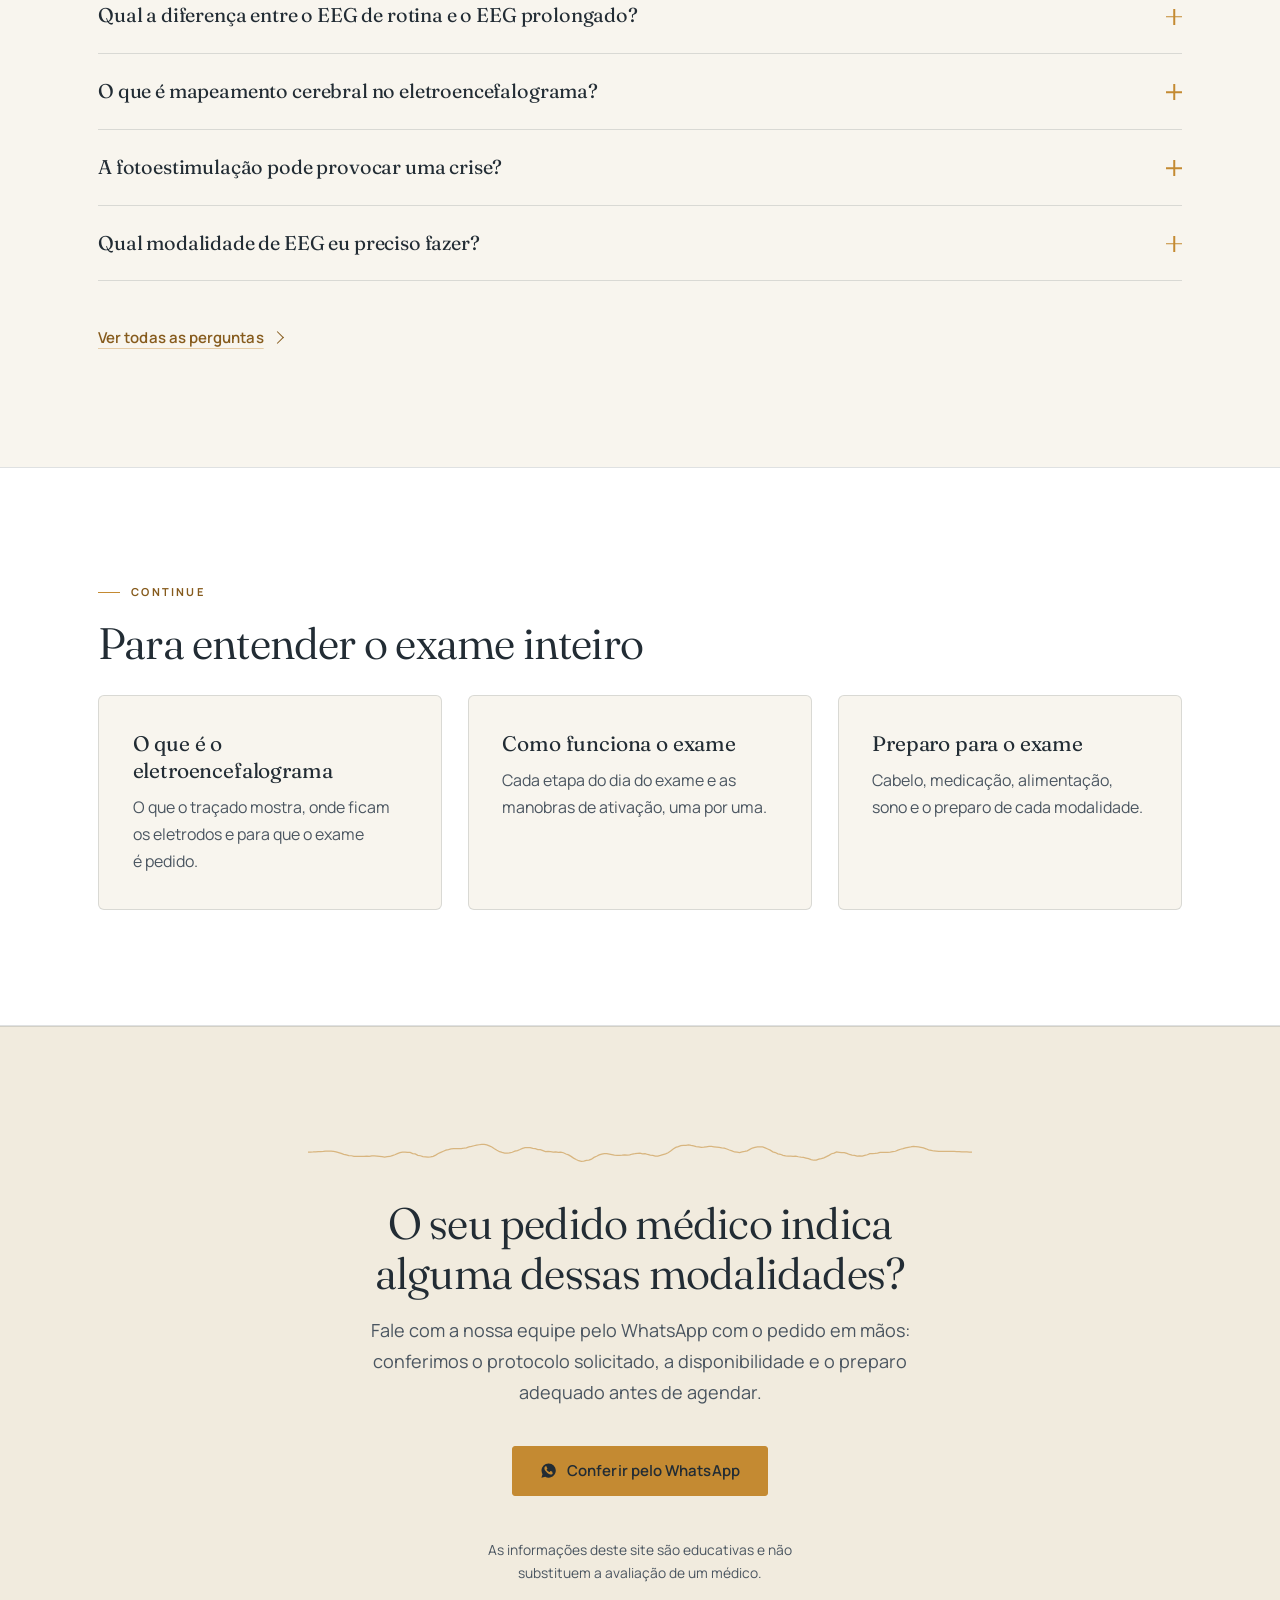
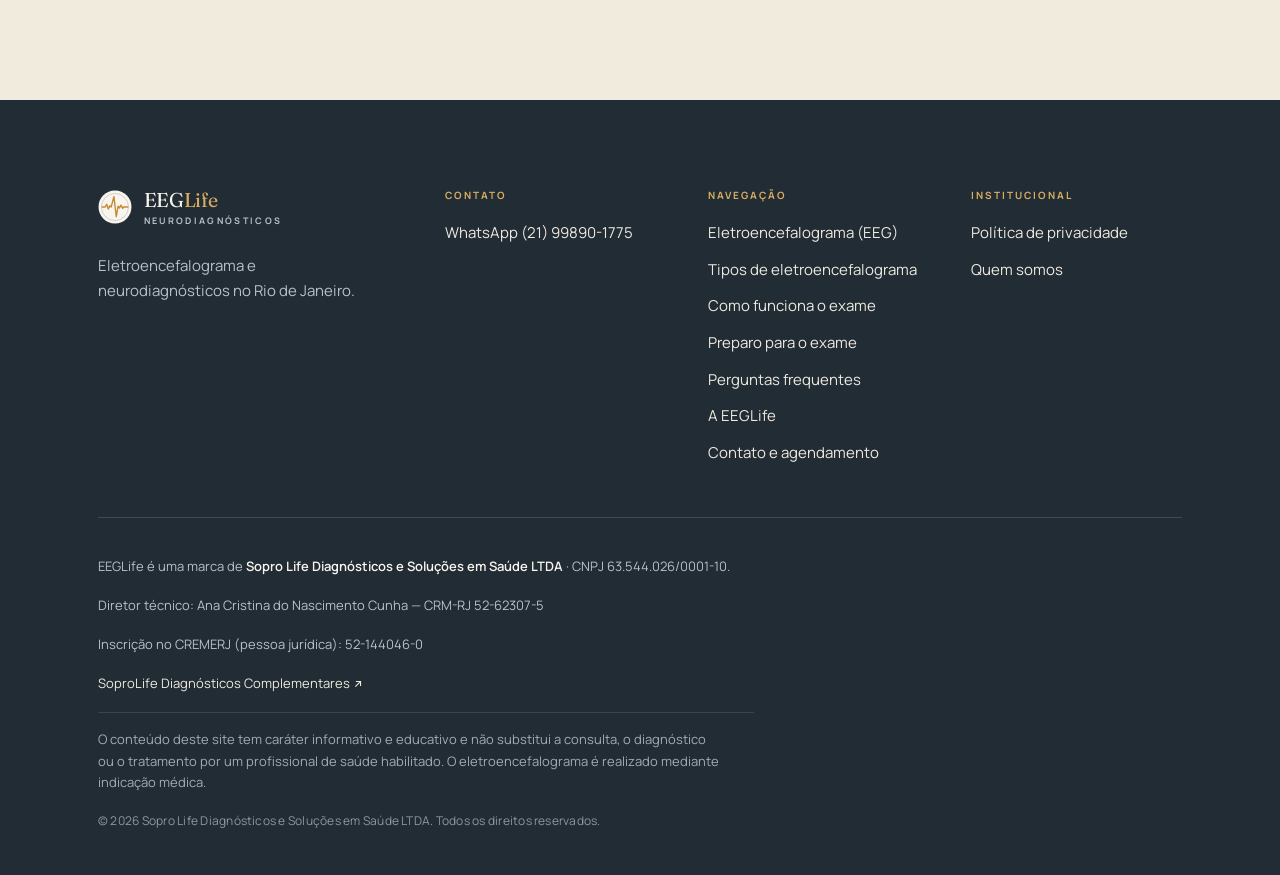
<file: tipos-de-eletroencefalograma/index.html>
<!DOCTYPE html>
<html lang="pt-BR">
<head>
  <meta charset="utf-8"/>
  <!-- Marca que há JavaScript antes da primeira pintura: no celular o menu já
       nasce recolhido, em vez de aparecer empilhado e colapsar depois. Sem
       JavaScript a classe não entra e a navegação fica visível e utilizável. -->
  <script>document.documentElement.className+=' tem-js';</script>
  <meta name="viewport" content="width=device-width, initial-scale=1"/>
  <title>Tipos de eletroencefalograma: as modalidades do EEG | EEGLife</title>
  <meta name="description" content="As modalidades de eletroencefalograma explicadas: vigília, fotoestimulação, prolongado e mapeamento cerebral. O que muda na duração, nas manobras e na análise."/>
  <link rel="canonical" href="https://eeglife.com.br/tipos-de-eletroencefalograma/"/>
  <meta name="robots" content="index, follow, max-image-preview:large"/>
  <meta name="theme-color" content="#F8F5EE" media="(prefers-color-scheme: light)"/>
  <meta name="theme-color" content="#1A232A" media="(prefers-color-scheme: dark)"/>

  <meta property="og:type" content="website"/>
  <meta property="og:site_name" content="EEGLife"/>
  <meta property="og:locale" content="pt_BR"/>
  <meta property="og:title" content="Tipos de eletroencefalograma: as modalidades do EEG | EEGLife"/>
  <meta property="og:description" content="As modalidades de eletroencefalograma explicadas: vigília, fotoestimulação, prolongado e mapeamento cerebral. O que muda na duração, nas manobras e na análise."/>
  <meta property="og:url" content="https://eeglife.com.br/tipos-de-eletroencefalograma/"/>
  <meta property="og:image" content="https://eeglife.com.br/assets/img/eeglife-og.png"/>
  <meta property="og:image:width" content="1200"/>
  <meta property="og:image:height" content="630"/>
  <meta property="og:image:alt" content="EEGLife — Neurodiagnósticos"/>
  <meta name="twitter:card" content="summary_large_image"/>

  <link rel="icon" href="/assets/img/favicon.svg" type="image/svg+xml"/>
  <link rel="icon" href="/assets/img/favicon-32.png" sizes="32x32" type="image/png"/>
  <link rel="apple-touch-icon" href="/assets/img/apple-touch-icon.png"/>
  <link rel="manifest" href="/site.webmanifest"/>

  <link rel="preload" href="/assets/fonts/fraunces-latin.woff2" as="font" type="font/woff2" crossorigin/>
  <link rel="preload" href="/assets/fonts/manrope-latin.woff2" as="font" type="font/woff2" crossorigin/>
  <link rel="stylesheet" href="/assets/css/eeglife.css"/>
  <script type="application/ld+json">{
  "@context": "https://schema.org",
  "@graph": [
    {
      "@type": "MedicalBusiness",
      "@id": "https://eeglife.com.br/#eeglife",
      "name": "EEGLife",
      "alternateName": "EEGLife Neurodiagnósticos",
      "legalName": "Sopro Life Diagnósticos e Soluções em Saúde LTDA",
      "url": "https://eeglife.com.br/",
      "description": "Eletroencefalograma e neurodiagnósticos no Rio de Janeiro.",
      "medicalSpecialty": "Neurologic",
      "areaServed": {
        "@type": "City",
        "name": "Rio de Janeiro"
      },
      "parentOrganization": {
        "@type": "Organization",
        "name": "Sopro Life Diagnósticos e Soluções em Saúde LTDA",
        "url": "https://soprolife.com.br",
        "taxID": "63.544.026/0001-10"
      },
      "availableService": [
        {
          "@type": "MedicalTest",
          "name": "Eletroencefalograma (EEG)",
          "description": "Registro da atividade elétrica do cérebro por meio de eletrodos posicionados no couro cabeludo.",
          "url": "https://eeglife.com.br/eletroencefalograma/"
        }
      ],
      "telephone": "+5521998901775",
      "address": {
        "@type": "PostalAddress",
        "addressLocality": "Rio de Janeiro",
        "addressRegion": "RJ",
        "addressCountry": "BR"
      }
    },
    {
      "@type": "WebSite",
      "@id": "https://eeglife.com.br/#site",
      "name": "EEGLife",
      "url": "https://eeglife.com.br/",
      "inLanguage": "pt-BR",
      "publisher": {
        "@id": "https://eeglife.com.br/#eeglife"
      }
    },
    {
      "@type": "WebPage",
      "@id": "https://eeglife.com.br/tipos-de-eletroencefalograma/",
      "url": "https://eeglife.com.br/tipos-de-eletroencefalograma/",
      "name": "Tipos de eletroencefalograma: as modalidades do EEG | EEGLife",
      "description": "As modalidades de eletroencefalograma explicadas: vigília, fotoestimulação, prolongado e mapeamento cerebral. O que muda na duração, nas manobras e na análise.",
      "inLanguage": "pt-BR",
      "isPartOf": {
        "@id": "https://eeglife.com.br/#site"
      },
      "about": {
        "@id": "https://eeglife.com.br/#eeglife"
      }
    },
    {
      "@type": "FAQPage",
      "mainEntity": [
        {
          "@type": "Question",
          "name": "Qual a diferença entre o EEG de rotina e o EEG prolongado?",
          "acceptedAnswer": {
            "@type": "Answer",
            "text": "A técnica é a mesma: eletrodos de superfície posicionados pelo sistema 10–20, registrando a atividade elétrica do cérebro. O que muda é o tempo de registro. O EEG de rotina, feito em vigília, costuma registrar de 20 a 40 minutos. Os prolongados vão de 30 minutos a cerca de duas horas, conforme o pedido médico, e esse tempo maior aumenta a chance de captar sonolência, sono espontâneo e alterações que aparecem de forma intermitente. Nenhum dos dois é \"mais completo\" em abstrato: o protocolo adequado é o que o médico indicou para a sua investigação."
          }
        },
        {
          "@type": "Question",
          "name": "O que é mapeamento cerebral no eletroencefalograma?",
          "acceptedAnswer": {
            "@type": "Answer",
            "text": "É uma etapa de análise, não um exame separado e não um exame de imagem. O registro é o mesmo EEG; depois dele, trechos do traçado são processados por computador e transformados em medidas numéricas e em mapas de distribuição por região da cabeça. O mapeamento não mostra a anatomia do cérebro — quem mostra estrutura é a tomografia e a ressonância magnética — e não substitui a leitura visual do traçado pelo médico, que continua sendo a base do laudo. Como a análise por computador é sensível a artefato, o preparo do cabelo e a colaboração durante o registro pesam especialmente nesta modalidade."
          }
        },
        {
          "@type": "Question",
          "name": "A fotoestimulação pode provocar uma crise?",
          "acceptedAnswer": {
            "@type": "Answer",
            "text": "A fotoestimulação é a manobra em que uma luz pisca em frequências diferentes durante o registro, justamente para avaliar como o seu cérebro responde ao estímulo luminoso. A manobra é padronizada e conduzida pelo técnico, que a interrompe diante de qualquer desconforto. Se você tem crises desencadeadas por luz, fotossensibilidade conhecida ou qualquer dúvida sobre isso, avise antes do exame: a manobra exige cuidado adicional e pode ser conduzida de outra forma por critério médico."
          }
        },
        {
          "@type": "Question",
          "name": "Qual modalidade de EEG eu preciso fazer?",
          "acceptedAnswer": {
            "@type": "Answer",
            "text": "Quem define é o médico que solicitou o exame, e a informação está no pedido: o protocolo, a duração e as manobras aparecem lá. Se o pedido não estiver claro, quem pode esclarecê-lo é quem o escreveu. Ao entrar em contato, tenha o pedido em mãos: conferimos com você o protocolo solicitado, a disponibilidade e o preparo adequado antes de agendar."
          }
        }
      ]
    },
    {
      "@type": "ItemList",
      "@id": "https://eeglife.com.br/tipos-de-eletroencefalograma/#modalidades",
      "name": "Modalidades de eletroencefalograma",
      "description": "Modalidades de eletroencefalograma descritas para fins informativos: o que muda na aquisição, na duração, nas manobras de ativação e na análise.",
      "itemListOrder": "https://schema.org/ItemListOrderAscending",
      "numberOfItems": 7,
      "itemListElement": [
        {
          "@type": "ListItem",
          "position": 1,
          "name": "EEG de vigília",
          "description": "O registro padrão, feito com a pessoa acordada e em repouso, alternando períodos de olhos fechados e olhos abertos.",
          "url": "https://eeglife.com.br/tipos-de-eletroencefalograma/#modalidade-vigilia"
        },
        {
          "@type": "ListItem",
          "position": 2,
          "name": "EEG com fotoestimulação",
          "description": "O mesmo registro de vigília, somado à manobra do estímulo luminoso: uma luz que pisca em frequências diferentes, com os olhos abertos e fechados.",
          "url": "https://eeglife.com.br/tipos-de-eletroencefalograma/#modalidade-fotoestimulacao"
        },
        {
          "@type": "ListItem",
          "position": 3,
          "name": "EEG prolongado de 30 minutos a 1 hora",
          "description": "Um registro mais longo que o de rotina, pedido quando se quer mais tempo de observação — inclusive a chance de captar sonolência e sono espontâneo.",
          "url": "https://eeglife.com.br/tipos-de-eletroencefalograma/#modalidade-prolongado-30-60"
        },
        {
          "@type": "ListItem",
          "position": 4,
          "name": "EEG prolongado de 2 horas",
          "description": "Registro de cerca de duas horas, em geral com o objetivo de incluir vigília e sono no mesmo exame.",
          "url": "https://eeglife.com.br/tipos-de-eletroencefalograma/#modalidade-prolongado-2h"
        },
        {
          "@type": "ListItem",
          "position": 5,
          "name": "EEG digital prolongado por hora",
          "description": "Não é uma técnica diferente: é a forma de nomear, nas tabelas de procedimento, um registro digital contínuo cuja duração é contada por hora.",
          "url": "https://eeglife.com.br/tipos-de-eletroencefalograma/#modalidade-digital-por-hora"
        },
        {
          "@type": "ListItem",
          "position": 6,
          "name": "EEG com mapeamento cerebral",
          "description": "O mesmo registro de EEG, com uma etapa adicional de análise: trechos do traçado são processados por computador e transformados em medidas numéricas e em mapas coloridos de distribuição por região da cabeça.",
          "url": "https://eeglife.com.br/tipos-de-eletroencefalograma/#modalidade-mapeamento"
        },
        {
          "@type": "ListItem",
          "position": 7,
          "name": "EEG com mapeamento cerebral e fotoestimulação",
          "description": "A combinação das duas anteriores: o registro inclui a manobra de estímulo luminoso e, depois, passa pela análise quantitativa.",
          "url": "https://eeglife.com.br/tipos-de-eletroencefalograma/#modalidade-mapeamento-fotoestimulacao"
        }
      ]
    },
    {
      "@type": "BreadcrumbList",
      "itemListElement": [
        {
          "@type": "ListItem",
          "position": 1,
          "name": "Início",
          "item": "https://eeglife.com.br/"
        },
        {
          "@type": "ListItem",
          "position": 2,
          "name": "Eletroencefalograma",
          "item": "https://eeglife.com.br/eletroencefalograma/"
        },
        {
          "@type": "ListItem",
          "position": 3,
          "name": "Tipos de EEG",
          "item": "https://eeglife.com.br/tipos-de-eletroencefalograma/"
        }
      ]
    }
  ]
}</script>
</head>
<body class="">
  <a class="pular" href="#conteudo">Pular para o conteúdo</a>
  <header class="cabecalho" data-cabecalho>
  <div class="cabecalho__in wrap">
    <a class="cabecalho__marca" href="/" aria-label="EEGLife — página inicial">
      
<span class="logo">
  <svg class="logo__marca" viewBox="0 0 64 64" aria-hidden="true" focusable="false">
    <circle cx="32" cy="32" r="31" class="logo__disco"/>
    <circle cx="32" cy="32" r="25.5" class="logo__anel"/>
    <path class="logo__tracado"
          d="M8 32h5.4l2.9-5.2 3.1 9.1 2.9-6.1 2.4 2.1L30 12.4 34.4 50l3.5-19.6 2.6 3.4 2.9-5.3 3 6.1 2.2-2.6H56"
          fill="none" stroke-linecap="round" stroke-linejoin="round"/>
  </svg>
  <span class="logo__texto">
    <span class="logo__nome">EEG<em>Life</em></span>
    <span class="logo__sub">Neurodiagnósticos</span>
  </span>
</span>
    </a>
    <button class="nav-toggle" type="button" data-nav-toggle
            aria-controls="nav-principal" aria-expanded="false"
            aria-label="Abrir o menu de navegação">
      <span class="nav-toggle__barras" aria-hidden="true"></span>
      <span data-nav-rotulo>Menu</span>
    </button>
    <nav class="nav" id="nav-principal" aria-label="Navegação principal">
      <a href="/eletroencefalograma/">Eletroencefalograma</a>
<a href="/como-funciona-o-exame/">Como funciona</a>
<a href="/preparo-para-eletroencefalograma/">Preparo</a>
<a href="/perguntas-frequentes/">Dúvidas</a>
<a href="/sobre/">A EEGLife</a>
      <a class="nav__contato" href="/contato/">Contato</a>
    </nav>
    <a class="cabecalho__cta" href="https://wa.me/5521998901775?text=Ol%C3%A1!%20Gostaria%20de%20verificar%20a%20disponibilidade%20para%20agendar%20um%20eletroencefalograma%20(EEG)%20com%20a%20EEGLife." target="_blank"
         rel="noopener noreferrer" data-eeg-cta="cabecalho">Agendar</a>
  </div>
</header>
  <nav class="trilha" aria-label="Você está em">
    <div class="wrap">
      <ol>
        <li><a href="/">Início</a></li>
<li><a href="/eletroencefalograma/">Eletroencefalograma</a></li>
<li><span aria-current="page">Tipos de EEG</span></li>
      </ol>
    </div>
  </nav>
  <main id="conteudo" tabindex="-1">
<section class="capa">
  <div class="wrap wrap--estreito">
    <p class="eyebrow">Modalidades</p>
    <h1 class="capa__titulo">Tipos de eletroencefalograma</h1>
    <p class="capa__texto">
      Vigília, fotoestimulação, prolongado, digital, com mapeamento cerebral.
      Os nomes mudam, mas na maior parte dos casos trata-se do mesmo registro
      da atividade elétrica do cérebro, variando a duração, as manobras feitas
      durante o exame e a forma de analisar o traçado.
    </p>
    <div class="filete" aria-hidden="true">
    <svg viewBox="0 0 1200 24" preserveAspectRatio="none"
           aria-hidden="true" focusable="false">
      <path d="M0 11 L4.6 10.9 L9.2 10.8 L13.8 10.6 L18.5 10.3 L23.1 9.9 L27.7 9.6 L32.3 9.1 L36.9 8.8 L41.5 8.7 L46.2 8.3 L50.8 8.2 L55.4 8.5 L60 8.8 L64.6 9.5 L69.2 10 L73.8 10.4 L78.5 10.5 L83.1 10.8 L87.7 10.5 L92.3 10.4 L96.9 10.1 L101.5 9.2 L106.2 8.9 L110.8 8 L115.4 7.7 L120 7.5 L124.6 7.2 L129.2 7.3 L133.8 7.4 L138.5 7.6 L143.1 8.1 L147.7 8.3 L152.3 8.4 L156.9 8.9 L161.5 9 L166.2 8.7 L170.8 8.1 L175.4 7.8 L180 8.1 L184.6 9 L189.2 10.6 L193.8 11.7 L198.5 13.9 L203.1 15.7 L207.7 17 L212.3 18.8 L216.9 19.5 L221.5 19.5 L226.2 19.3 L230.8 19.6 L235.4 18.6 L240 17.5 L244.6 16.1 L249.2 15.3 L253.8 14.7 L258.5 14.6 L263.1 14.7 L267.7 14.8 L272.3 14.6 L276.9 15.2 L281.5 15.2 L286.2 14.7 L290.8 14.5 L295.4 14.6 L300 14.4 L304.6 13.4 L309.2 12.7 L313.8 12.4 L318.5 12.5 L323.1 11.9 L327.7 11.9 L332.3 12.2 L336.9 12.9 L341.5 14.6 L346.2 15.8 L350.8 16.1 L355.4 16.3 L360 16.5 L364.6 15.9 L369.2 15 L373.8 13.8 L378.5 11.8 L383.1 9.4 L387.7 8.4 L392.3 6.6 L396.9 5.5 L401.5 5.2 L406.2 4.3 L410.8 4.3 L415.4 4.4 L420 4.4 L424.6 4.6 L429.2 4.8 L433.8 5.4 L438.5 5.9 L443.1 5.2 L447.7 4.8 L452.3 4.5 L456.9 4.1 L461.5 4.1 L466.2 4.5 L470.8 5.3 L475.4 6.6 L480 7.5 L484.6 9.1 L489.2 9.6 L493.8 10.3 L498.5 11.4 L503.1 11.8 L507.7 10.9 L512.3 10.5 L516.9 9.4 L521.5 8.7 L526.2 7.6 L530.8 7 L535.4 5.7 L540 5.4 L544.6 5.9 L549.2 6.3 L553.8 6.8 L558.5 8.4 L563.1 9.9 L567.7 10.9 L572.3 12.2 L576.9 12.7 L581.5 13 L586.2 13.1 L590.8 13.3 L595.4 13.9 L600 14.4 L604.6 14.4 L609.2 15 L613.8 15.7 L618.5 16.7 L623.1 18.1 L627.7 18.6 L632.3 19 L636.9 19.8 L641.5 19.5 L646.2 19.2 L650.8 18.6 L655.4 17.7 L660 16.2 L664.6 14.7 L669.2 13.3 L673.8 12.6 L678.5 12.2 L683.1 12.1 L687.7 11.6 L692.3 12.3 L696.9 12.7 L701.5 13.2 L706.2 13.8 L710.8 15 L715.4 15.2 L720 15 L724.6 14.7 L729.2 13.9 L733.8 14 L738.5 13.2 L743.1 13.2 L747.7 12.6 L752.3 12.2 L756.9 12.6 L761.5 12.9 L766.2 13 L770.8 13.1 L775.4 12.7 L780 12.7 L784.6 12.6 L789.2 11.8 L793.8 9.7 L798.5 7.8 L803.1 5.7 L807.7 4.6 L812.3 3.7 L816.9 2.2 L821.5 2.1 L826.2 2.5 L830.8 3.2 L835.4 3.8 L840 5.2 L844.6 5.7 L849.2 7 L853.8 7.2 L858.5 7.9 L863.1 8.7 L867.7 8.8 L872.3 8 L876.9 7.5 L881.5 7.6 L886.2 7.5 L890.8 7.5 L895.4 7.9 L900 8.4 L904.6 8.5 L909.2 9.4 L913.8 9.9 L918.5 10.3 L923.1 9.9 L927.7 9.8 L932.3 9.4 L936.9 8.2 L941.5 7.6 L946.2 6.6 L950.8 6.4 L955.4 5.6 L960 6 L964.6 6 L969.2 7.5 L973.8 9.1 L978.5 11.2 L983.1 12.3 L987.7 14.1 L992.3 15.3 L996.9 16.3 L1001.5 16.6 L1006.2 17.4 L1010.8 17 L1015.4 17 L1020 17.2 L1024.6 16.8 L1029.2 16.7 L1033.8 17 L1038.5 17.4 L1043.1 17.7 L1047.7 17.7 L1052.3 17.4 L1056.9 16.8 L1061.5 17 L1066.2 16.1 L1070.8 15 L1075.4 14.3 L1080 13.4 L1084.6 12.1 L1089.2 11.2 L1093.8 10.5 L1098.5 10.6 L1103.1 10.9 L1107.7 10.9 L1112.3 11.3 L1116.9 11.9 L1121.5 12.7 L1126.2 13.2 L1130.8 13.4 L1135.4 13.5 L1140 13.5 L1144.6 13.2 L1149.2 12.8 L1153.8 12.3 L1158.5 11.8 L1163.1 11.3 L1167.7 11 L1172.3 10.7 L1176.9 10.8 L1181.5 10.8 L1186.2 10.8 L1190.8 10.9 L1195.4 10.9 L1200 11" fill="none" stroke="currentColor" stroke-width="1.25"
        stroke-linecap="round" vector-effect="non-scaling-stroke"/>
    </svg>
  </div>
  </div>
</section>
<section class="secao secao--aviso">
  <div class="wrap wrap--estreito">
    <div class="nota-destaque nota-destaque--atencao">
      <h2 class="nota-destaque__titulo">Esta página explica as modalidades, e não anuncia disponibilidade</h2>
      <p>
        O conteúdo abaixo é educativo: serve para você entender o que está
               escrito no seu pedido médico. Quem define a modalidade é o médico
               que pediu o exame. Antes de qualquer agendamento, a nossa equipe
               confere pelo WhatsApp se o protocolo solicitado no seu pedido pode
               ser realizado — a EEGLife não anuncia aqui a disponibilidade de
               cada modalidade.
      </p>
    </div>
  </div>
</section>
<nav class="indice" aria-label="Índice das modalidades">
  <div class="wrap wrap--estreito">
    <h2 class="indice__titulo">Nesta página</h2>
    <ol>
      <li><a href="#modalidade-vigilia">EEG de vigília</a></li>
      <li><a href="#modalidade-fotoestimulacao">EEG com fotoestimulação</a></li>
      <li><a href="#modalidade-prolongado-30-60">EEG prolongado de 30 minutos a 1 hora</a></li>
      <li><a href="#modalidade-prolongado-2h">EEG prolongado de 2 horas</a></li>
      <li><a href="#modalidade-digital-por-hora">EEG digital prolongado por hora</a></li>
      <li><a href="#modalidade-mapeamento">EEG com mapeamento cerebral</a></li>
      <li><a href="#modalidade-mapeamento-fotoestimulacao">EEG com mapeamento cerebral e fotoestimulação</a></li>
      <li><a href="#mapeamento-cerebral">O que é mapeamento cerebral</a></li>
    </ol>
  </div>
</nav>
<section id="o-que-muda" class="secao secao--claro">
    <div class="wrap wrap--normal">
      <p class="eyebrow">A diferença entre eles</p>
<h2 class="secao__titulo">O que muda de uma modalidade para outra</h2>
<p class="secao__intro">Quatro eixos explicam quase todas as variações de nome que aparecem nos pedidos médicos e nas tabelas de procedimento.</p>
      <div class="cartoes">
    <article class="cartao">
        <h3 class="cartao__titulo">Técnica de aquisição</h3>
        <p class="cartao__texto">Como o sinal é captado e gravado: eletrodos no couro cabeludo posicionados pelo sistema 10–20 e registro digital. Hoje o registro digital é o padrão, e é dele que vêm os nomes &quot;EEG digital&quot; das tabelas.</p>
      </article>
<article class="cartao">
        <h3 class="cartao__titulo">Duração e estado do paciente</h3>
        <p class="cartao__texto">Quanto tempo o registro dura e em que estado a pessoa fica: acordada em repouso, sonolenta ou dormindo. Registros mais longos aumentam a chance de capturar sonolência e sono espontâneo.</p>
      </article>
<article class="cartao">
        <h3 class="cartao__titulo">Manobras de ativação</h3>
        <p class="cartao__texto">Procedimentos feitos durante o registro para evidenciar alterações que podem não aparecer em repouso: abrir e fechar os olhos, hiperventilação, estímulo luminoso intermitente e, em alguns protocolos, o sono.</p>
      </article>
<article class="cartao">
        <h3 class="cartao__titulo">Método de análise</h3>
        <p class="cartao__texto">O que é feito com o traçado depois. A leitura visual do traçado pelo médico é a base de qualquer EEG; o mapeamento cerebral acrescenta uma análise por computador sobre o mesmo registro.</p>
      </article>
  </div>
<p class="secao__nota">
        A montagem dos eletrodos segue o sistema internacional 10–20 em todas
        elas. Nenhuma modalidade aplica corrente elétrica no paciente: os
        eletrodos apenas captam o sinal que o cérebro produz.
      </p>
    </div>
  </section>
<section id="modalidades" class="secao ">
    <div class="wrap wrap--normal">
      <p class="eyebrow">Uma a uma</p>
<h2 class="secao__titulo">As modalidades de eletroencefalograma</h2>
<p class="secao__intro">As durações abaixo são aproximadas: a duração do seu exame é a que o pedido médico determina.</p>
      <div class="fichas"><article class="ficha" id="modalidade-vigilia">
  <h3 class="ficha__titulo">EEG de vigília</h3>
  <p class="ficha__alias">Também chamado de EEG de rotina, EEG basal, EEG convencional.</p>
  <p class="ficha__resumo">O registro padrão, feito com a pessoa acordada e em repouso, alternando períodos de olhos fechados e olhos abertos.</p>
  <ul class="pontos pontos--compacto">
    <li><strong>Aquisição:</strong> Montagem completa do sistema 10–20, com os eletrodos posicionados em proporção às medidas da cabeça.</li>
    <li><strong>Duração:</strong> O registro costuma levar de 20 a 40 minutos. Some o tempo de medição da cabeça, colocação e retirada dos eletrodos.</li>
    <li><strong>Manobras de ativação:</strong> Abertura e fechamento dos olhos e, quando o protocolo prevê, hiperventilação.</li>
    <li><strong>Análise:</strong> Leitura visual do traçado por médico, em conjunto com o quadro clínico.</li>
  </ul>
  <p class="ficha__nota">É o ponto de partida da maioria das investigações. Quando o pedido médico diz apenas &quot;eletroencefalograma&quot;, em geral é deste que se trata.</p>
</article>
<article class="ficha" id="modalidade-fotoestimulacao">
  <h3 class="ficha__titulo">EEG com fotoestimulação</h3>
  <p class="ficha__alias">Também chamado de EEG com estímulo luminoso intermitente (ELI) ou fotoestímulo.</p>
  <p class="ficha__resumo">O mesmo registro de vigília, somado à manobra do estímulo luminoso: uma luz que pisca em frequências diferentes, com os olhos abertos e fechados.</p>
  <ul class="pontos pontos--compacto">
    <li><strong>Aquisição:</strong> Igual à do EEG de vigília, com uma lâmpada de estímulo posicionada à frente.</li>
    <li><strong>Duração:</strong> Pouco maior que a do EEG de vigília: a manobra em si leva alguns minutos dentro do registro.</li>
    <li><strong>Manobras de ativação:</strong> Estímulo luminoso intermitente, além das manobras habituais. A manobra é conduzida pelo técnico e pode ser interrompida.</li>
    <li><strong>Análise:</strong> Leitura visual, com atenção à resposta do traçado ao estímulo luminoso.</li>
  </ul>
  <p class="ficha__nota">Serve para avaliar a sensibilidade à luz. Se você tem crises desencadeadas por luz ou fotossensibilidade conhecida, avise antes do exame: a manobra exige cuidado adicional e pode ser conduzida de outra forma por critério médico.</p>
</article>
<article class="ficha" id="modalidade-prolongado-30-60">
  <h3 class="ficha__titulo">EEG prolongado de 30 minutos a 1 hora</h3>
  
  <p class="ficha__resumo">Um registro mais longo que o de rotina, pedido quando se quer mais tempo de observação — inclusive a chance de captar sonolência e sono espontâneo.</p>
  <ul class="pontos pontos--compacto">
    <li><strong>Aquisição:</strong> Igual à do EEG de vigília; o que muda é o tempo de registro.</li>
    <li><strong>Duração:</strong> Entre 30 minutos e 1 hora de registro, conforme o pedido médico.</li>
    <li><strong>Manobras de ativação:</strong> As mesmas manobras do registro de rotina. Alguns protocolos incluem o sono espontâneo, se ele ocorrer.</li>
    <li><strong>Análise:</strong> Leitura visual do traçado inteiro por médico.</li>
  </ul>
  <p class="ficha__nota">Tempo maior de registro aumenta a chance de observar alterações que aparecem de forma intermitente. Isso não significa que elas aparecerão: o exame registra o período em que está ligado, e nada além dele.</p>
</article>
<article class="ficha" id="modalidade-prolongado-2h">
  <h3 class="ficha__titulo">EEG prolongado de 2 horas</h3>
  
  <p class="ficha__resumo">Registro de cerca de duas horas, em geral com o objetivo de incluir vigília e sono no mesmo exame.</p>
  <ul class="pontos pontos--compacto">
    <li><strong>Aquisição:</strong> Igual à das demais modalidades de superfície, com registro contínuo mais longo.</li>
    <li><strong>Duração:</strong> Em torno de 2 horas de registro. Programe-se para passar mais tempo no local do que a duração do registro.</li>
    <li><strong>Manobras de ativação:</strong> Manobras habituais e, conforme o pedido, registro durante o sono. Quando houver indicação de privação parcial de sono, ela vem por escrito do médico que pediu o exame.</li>
    <li><strong>Análise:</strong> Leitura visual do traçado inteiro por médico.</li>
  </ul>
  <p class="ficha__nota">Não é a mesma coisa que vídeo-EEG de longa duração ou monitorização de 24 horas ou mais, que são exames hospitalares, com vídeo sincronizado, e não fazem parte do que esta página descreve.</p>
</article>
<article class="ficha" id="modalidade-digital-por-hora">
  <h3 class="ficha__titulo">EEG digital prolongado por hora</h3>
  <p class="ficha__alias">Também chamado de aparece nas tabelas como registro cobrado por hora.</p>
  <p class="ficha__resumo">Não é uma técnica diferente: é a forma de nomear, nas tabelas de procedimento, um registro digital contínuo cuja duração é contada por hora.</p>
  <ul class="pontos pontos--compacto">
    <li><strong>Aquisição:</strong> A mesma dos demais: eletrodos de superfície e registro digital.</li>
    <li><strong>Duração:</strong> Contada por hora de registro. Quantas horas, e com que finalidade, é o pedido médico que define.</li>
    <li><strong>Manobras de ativação:</strong> Depende do protocolo solicitado, como nas outras modalidades.</li>
    <li><strong>Análise:</strong> Leitura visual do traçado por médico.</li>
  </ul>
  <p class="ficha__nota">Vale saber disto para ler o próprio pedido sem susto: &quot;digital&quot; descreve a tecnologia de registro, que hoje é o padrão, e &quot;por hora&quot; descreve como o tempo é medido. Nenhum dos dois indica um exame mais completo que o outro.</p>
</article>
<article class="ficha" id="modalidade-mapeamento">
  <h3 class="ficha__titulo">EEG com mapeamento cerebral</h3>
  <p class="ficha__alias">Também chamado de EEG quantitativo, qEEG, mapeamento da atividade elétrica cerebral.</p>
  <p class="ficha__resumo">O mesmo registro de EEG, com uma etapa adicional de análise: trechos do traçado são processados por computador e transformados em medidas numéricas e em mapas coloridos de distribuição por região da cabeça.</p>
  <ul class="pontos pontos--compacto">
    <li><strong>Aquisição:</strong> Igual à do EEG de vigília. O mapeamento não acrescenta nada à captação: ele trabalha sobre o traçado já registrado.</li>
    <li><strong>Duração:</strong> A do registro que serviu de base — em geral a de um EEG de vigília. O processamento é feito depois, sem o paciente.</li>
    <li><strong>Manobras de ativação:</strong> As do protocolo do registro de base.</li>
    <li><strong>Análise:</strong> Leitura visual do traçado pelo médico, acrescida da análise quantitativa. A análise por computador é complementar, nunca substituta da leitura visual.</li>
  </ul>
  <p class="ficha__nota">Depende de um traçado limpo: movimento, piscadas, contração muscular e mau contato dos eletrodos contaminam as medidas, e é por isso que o preparo do cabelo e a colaboração durante o registro pesam mais aqui.</p>
</article>
<article class="ficha" id="modalidade-mapeamento-fotoestimulacao">
  <h3 class="ficha__titulo">EEG com mapeamento cerebral e fotoestimulação</h3>
  
  <p class="ficha__resumo">A combinação das duas anteriores: o registro inclui a manobra de estímulo luminoso e, depois, passa pela análise quantitativa.</p>
  <ul class="pontos pontos--compacto">
    <li><strong>Aquisição:</strong> Igual à do EEG de vigília, com a lâmpada de estímulo.</li>
    <li><strong>Duração:</strong> A do registro de base, somada aos poucos minutos da manobra de estímulo luminoso.</li>
    <li><strong>Manobras de ativação:</strong> Estímulo luminoso intermitente, além das manobras habituais.</li>
    <li><strong>Análise:</strong> Leitura visual e análise quantitativa do mesmo registro.</li>
  </ul>
  <p class="ficha__nota">As precauções da fotoestimulação valem integralmente aqui: avise antes se você tem crises desencadeadas por luz.</p>
</article></div>
<p class="secao__nota">
        Exames hospitalares de eletroencefalografia — monitorização prolongada
        com vídeo, registro à beira do leito e protocolos de terapia intensiva —
        não fazem parte desta página.
      </p>
    </div>
  </section>
<section id="mapeamento-cerebral" class="secao secao--grafite">
    <div class="wrap wrap--normal">
      <p class="eyebrow">Mapeamento</p>
<h2 class="secao__titulo">O que é mapeamento cerebral</h2>
<p class="secao__intro">Mapeamento cerebral, no contexto do eletroencefalograma, é uma etapa de análise do traçado — não um exame separado e não um exame de imagem. O registro é o mesmo EEG; o que se acrescenta é o processamento por computador daquele sinal.</p>
      <div class="contraste">
        <div class="contraste__col">
          <p class="eyebrow">O mapeamento é</p>
          <ul class="pontos pontos--positivo">
    <li>Uma análise quantitativa feita sobre o traçado de um EEG já registrado.</li>
<li>Uma forma de resumir, em números e em mapas por região, quanto de cada faixa de frequência aparece no registro.</li>
<li>Um recurso complementar, que o médico lê junto com a análise visual do traçado e com o quadro clínico.</li>
  </ul>
        </div>
        <div class="contraste__col">
          <p class="eyebrow">O mapeamento não é</p>
          <ul class="pontos pontos--negativo">
    <li>Não é exame de imagem: não mostra a anatomia do cérebro. Quem mostra estrutura é a tomografia e a ressonância magnética.</li>
<li>Não é um &quot;EEG completo&quot;, nem torna o EEG de rotina um exame incompleto: são perguntas diferentes sobre o mesmo registro.</li>
<li>Não dispensa a leitura visual do traçado, que continua sendo a base do laudo.</li>
<li>Não fecha diagnóstico por si só, e um mapa colorido não é, isoladamente, um resultado.</li>
<li>Não mede inteligência, personalidade, caráter nem aptidão.</li>
  </ul>
        </div>
      </div>
<p class="secao__nota">As cores de um mapa representam medidas calculadas a partir do sinal elétrico, e não fotografias do cérebro. Um traçado com artefato — movimento, piscadas, tensão muscular, mau contato do eletrodo — contamina essas medidas, e é por isso que o preparo do cabelo e a colaboração durante o registro importam especialmente nesta modalidade.</p>
    </div>
  </section>
<section id="qual-delas" class="secao secao--areia">
    <div class="wrap wrap--normal">
      <p class="eyebrow">O seu pedido</p>
<h2 class="secao__titulo">Qual delas é o seu exame</h2>
<p class="secao__intro">Quem define a modalidade é o médico que pediu o exame, e a informação está no pedido: o protocolo, a duração e as manobras aparecem lá. Se o pedido não estiver claro, quem pode esclarecê-lo é quem o escreveu. Esta página serve para você entender o que está escrito, não para escolher o seu exame.</p>
      <div class="lista-com-titulo">
      <h3 class="lista-com-titulo__titulo">O preparo muda conforme a modalidade</h3>
      <ul class="pontos">
        <li>O preparo do cabelo é o mesmo em todas, e pesa ainda mais quando há
          <a href="#modalidade-mapeamento">mapeamento cerebral</a>,
          porque a análise por computador é sensível a artefato.</li>
        <li>Medicações seguem mantidas nos horários habituais em qualquer
          modalidade, salvo orientação médica escrita em contrário.</li>
        <li>Registros prolongados exigem organizar o tempo total de permanência
          e as medicações do período —
          <a href="/preparo-para-eletroencefalograma/#modalidades">veja o preparo por modalidade</a>.</li>
        <li>Registro com sono ou privação parcial de sono só acontece por
          indicação médica expressa, confirmada no agendamento.</li>
        <li>Fotoestimulação exige aviso prévio de quem tem crises desencadeadas
          por luz.</li>
      </ul>
      <p class="secao__acao"><a class="btn btn--texto" href="/preparo-para-eletroencefalograma/">Ver o preparo completo</a></p>
    </div>
    </div>
  </section>
<section class="secao ">
    <div class="wrap wrap--normal">
      <p class="eyebrow">Dúvidas</p>
<h2 class="secao__titulo">Sobre as modalidades</h2>
      <div class="faq">
    <details class="faq__item" id="faq-qual-a-diferenca-entre-o-eeg-de-rotina-e-o-eeg-prolongado">
        <summary class="faq__pergunta">
          <h3 class="faq__titulo">Qual a diferença entre o EEG de rotina e o EEG prolongado?</h3>
          <span class="faq__sinal" aria-hidden="true"></span>
        </summary>
        <div class="faq__resposta"><p>A técnica é a mesma: eletrodos de superfície posicionados pelo sistema 10–20, registrando a atividade elétrica do cérebro. O que muda é o tempo de registro.</p>
<p>O EEG de rotina, feito em vigília, costuma registrar de 20 a 40 minutos. Os prolongados vão de 30 minutos a cerca de duas horas, conforme o pedido médico, e esse tempo maior aumenta a chance de captar sonolência, sono espontâneo e alterações que aparecem de forma intermitente.</p>
<p>Nenhum dos dois é &quot;mais completo&quot; em abstrato: o protocolo adequado é o que o médico indicou para a sua investigação.</p></div>
      </details>
<details class="faq__item" id="faq-o-que-e-mapeamento-cerebral-no-eletroencefalograma">
        <summary class="faq__pergunta">
          <h3 class="faq__titulo">O que é mapeamento cerebral no eletroencefalograma?</h3>
          <span class="faq__sinal" aria-hidden="true"></span>
        </summary>
        <div class="faq__resposta"><p>É uma etapa de análise, não um exame separado e não um exame de imagem. O registro é o mesmo EEG; depois dele, trechos do traçado são processados por computador e transformados em medidas numéricas e em mapas de distribuição por região da cabeça.</p>
<p>O mapeamento não mostra a anatomia do cérebro — quem mostra estrutura é a tomografia e a ressonância magnética — e não substitui a leitura visual do traçado pelo médico, que continua sendo a base do laudo.</p>
<p>Como a análise por computador é sensível a artefato, o preparo do cabelo e a colaboração durante o registro pesam especialmente nesta modalidade.</p></div>
      </details>
<details class="faq__item" id="faq-a-fotoestimulacao-pode-provocar-uma-crise">
        <summary class="faq__pergunta">
          <h3 class="faq__titulo">A fotoestimulação pode provocar uma crise?</h3>
          <span class="faq__sinal" aria-hidden="true"></span>
        </summary>
        <div class="faq__resposta"><p>A fotoestimulação é a manobra em que uma luz pisca em frequências diferentes durante o registro, justamente para avaliar como o seu cérebro responde ao estímulo luminoso.</p>
<p>A manobra é padronizada e conduzida pelo técnico, que a interrompe diante de qualquer desconforto. Se você tem crises desencadeadas por luz, fotossensibilidade conhecida ou qualquer dúvida sobre isso, avise antes do exame: a manobra exige cuidado adicional e pode ser conduzida de outra forma por critério médico.</p></div>
      </details>
<details class="faq__item" id="faq-qual-modalidade-de-eeg-eu-preciso-fazer">
        <summary class="faq__pergunta">
          <h3 class="faq__titulo">Qual modalidade de EEG eu preciso fazer?</h3>
          <span class="faq__sinal" aria-hidden="true"></span>
        </summary>
        <div class="faq__resposta"><p>Quem define é o médico que solicitou o exame, e a informação está no pedido: o protocolo, a duração e as manobras aparecem lá. Se o pedido não estiver claro, quem pode esclarecê-lo é quem o escreveu.</p>
<p>Ao entrar em contato, tenha o pedido em mãos: conferimos com você o protocolo solicitado, a disponibilidade e o preparo adequado antes de agendar.</p></div>
      </details>
  </div>
<p class="secao__acao"><a class="btn btn--texto" href="/perguntas-frequentes/">Ver todas as perguntas</a></p>
    </div>
  </section>
<section class="secao secao--claro">
    <div class="wrap wrap--normal">
      <p class="eyebrow">Continue</p>
<h2 class="secao__titulo">Para entender o exame inteiro</h2>
      <div class="cartoes cartoes--links">
      <article class="cartao cartao--link">
        <h3 class="cartao__titulo"><a href="/eletroencefalograma/">O que é o eletroencefalograma</a></h3>
        <p class="cartao__texto">O que o traçado mostra, onde ficam os eletrodos e para que o exame é pedido.</p>
      </article>
      <article class="cartao cartao--link">
        <h3 class="cartao__titulo"><a href="/como-funciona-o-exame/">Como funciona o exame</a></h3>
        <p class="cartao__texto">Cada etapa do dia do exame e as manobras de ativação, uma por uma.</p>
      </article>
      <article class="cartao cartao--link">
        <h3 class="cartao__titulo"><a href="/preparo-para-eletroencefalograma/">Preparo para o exame</a></h3>
        <p class="cartao__texto">Cabelo, medicação, alimentação, sono e o preparo de cada modalidade.</p>
      </article>
    </div>
    </div>
  </section>
<section id="contato" class="secao secao--chamada">
    <div class="wrap wrap--estreito">
      <div class="chamada">
        <div class="filete" aria-hidden="true">
    <svg viewBox="0 0 1200 24" preserveAspectRatio="none"
           aria-hidden="true" focusable="false">
      <path d="M0 11 L4.6 11 L9.2 10.9 L13.8 10.7 L18.5 10.5 L23.1 10.4 L27.7 10.3 L32.3 10 L36.9 9.9 L41.5 10 L46.2 10.2 L50.8 10.7 L55.4 11.5 L60 12.4 L64.6 13.4 L69.2 14.1 L73.8 14.8 L78.5 15 L83.1 15.6 L87.7 15.8 L92.3 15.8 L96.9 15.8 L101.5 15.6 L106.2 15.5 L110.8 15.6 L115.4 15.1 L120 15.2 L124.6 15.4 L129.2 15.6 L133.8 16 L138.5 16.4 L143.1 16 L147.7 15.8 L152.3 14.8 L156.9 13.9 L161.5 12.7 L166.2 11.7 L170.8 11.1 L175.4 11.1 L180 11.2 L184.6 11.4 L189.2 12.6 L193.8 13 L198.5 14.5 L203.1 15 L207.7 16 L212.3 16.2 L216.9 16.6 L221.5 16.3 L226.2 15.7 L230.8 14.3 L235.4 12.6 L240 11.3 L244.6 10.1 L249.2 8.9 L253.8 8.3 L258.5 7.4 L263.1 7.2 L267.7 7.2 L272.3 7.3 L276.9 7.2 L281.5 6.8 L286.2 6.3 L290.8 5.4 L295.4 4.8 L300 4.1 L304.6 3.4 L309.2 3 L313.8 2.7 L318.5 2.7 L323.1 3.1 L327.7 4.2 L332.3 5.4 L336.9 7.3 L341.5 9 L346.2 10.6 L350.8 11.4 L355.4 12 L360 12 L364.6 11.8 L369.2 11.2 L373.8 9.9 L378.5 9.3 L383.1 8.2 L387.7 6.9 L392.3 6.2 L396.9 6.1 L401.5 6.2 L406.2 7 L410.8 7.3 L415.4 8.2 L420 8.4 L424.6 9.4 L429.2 10.4 L433.8 10.2 L438.5 10.6 L443.1 11 L447.7 10.8 L452.3 11.3 L456.9 11.1 L461.5 11.7 L466.2 13.1 L470.8 14.1 L475.4 15.7 L480 17.6 L484.6 19.1 L489.2 20.4 L493.8 21.2 L498.5 20.8 L503.1 20.1 L507.7 19.8 L512.3 18.7 L516.9 16.8 L521.5 15.6 L526.2 14.1 L530.8 13.2 L535.4 12.7 L540 12.8 L544.6 13.3 L549.2 13.8 L553.8 14.3 L558.5 14.6 L563.1 14.5 L567.7 14.3 L572.3 14 L576.9 14.3 L581.5 14.1 L586.2 13.1 L590.8 12.8 L595.4 12.3 L600 12.2 L604.6 12.9 L609.2 12.6 L613.8 13.6 L618.5 14.3 L623.1 14.6 L627.7 15.5 L632.3 15.3 L636.9 14.6 L641.5 13.7 L646.2 12.9 L650.8 11.7 L655.4 9.9 L660 7.6 L664.6 5.9 L669.2 5.1 L673.8 4 L678.5 3.8 L683.1 3.6 L687.7 3.2 L692.3 3.8 L696.9 4.3 L701.5 5.1 L706.2 5.4 L710.8 5.9 L715.4 5.6 L720 5.2 L724.6 4.9 L729.2 4.9 L733.8 5.2 L738.5 5.5 L743.1 5.8 L747.7 6.3 L752.3 6.7 L756.9 7.6 L761.5 8.7 L766.2 9.7 L770.8 10.9 L775.4 11.1 L780 11.5 L784.6 10.8 L789.2 10.3 L793.8 9.6 L798.5 8.1 L803.1 6.6 L807.7 5.8 L812.3 5.4 L816.9 5.3 L821.5 5.4 L826.2 6.4 L830.8 7.6 L835.4 8.9 L840 10.7 L844.6 11.5 L849.2 13 L853.8 13.4 L858.5 14.5 L863.1 15.2 L867.7 15.5 L872.3 15.4 L876.9 15.6 L881.5 15.5 L886.2 16.1 L890.8 16.6 L895.4 16.8 L900 17.5 L904.6 18.2 L909.2 19.2 L913.8 19.9 L918.5 19.7 L923.1 18.6 L927.7 18.1 L932.3 17.3 L936.9 16 L941.5 14.6 L946.2 12.8 L950.8 12.2 L955.4 10.9 L960 11.2 L964.6 11.7 L969.2 11.6 L973.8 12.4 L978.5 13.6 L983.1 14.2 L987.7 14.5 L992.3 15.4 L996.9 15.2 L1001.5 15.3 L1006.2 14.6 L1010.8 13.9 L1015.4 12.7 L1020 12.7 L1024.6 12.5 L1029.2 12.1 L1033.8 11.4 L1038.5 11.3 L1043.1 11.3 L1047.7 11.4 L1052.3 11 L1056.9 10.5 L1061.5 10.1 L1066.2 8.9 L1070.8 7.9 L1075.4 7.2 L1080 6.4 L1084.6 5.8 L1089.2 5.4 L1093.8 4.9 L1098.5 5.1 L1103.1 5.3 L1107.7 5.8 L1112.3 6.5 L1116.9 7.4 L1121.5 8.5 L1126.2 9.1 L1130.8 9.8 L1135.4 10 L1140 10.2 L1144.6 10.2 L1149.2 10.2 L1153.8 10.2 L1158.5 10.3 L1163.1 10.3 L1167.7 10.3 L1172.3 10.4 L1176.9 10.5 L1181.5 10.7 L1186.2 10.8 L1190.8 10.9 L1195.4 11 L1200 11" fill="none" stroke="currentColor" stroke-width="1.25"
        stroke-linecap="round" vector-effect="non-scaling-stroke"/>
    </svg>
  </div>
        <h2 class="chamada__titulo">O seu pedido médico indica alguma dessas modalidades?</h2>
        <p class="chamada__texto">Fale com a nossa equipe pelo WhatsApp com o pedido em mãos: conferimos o protocolo solicitado, a disponibilidade e o preparo adequado antes de agendar.</p>
        <div class="chamada__acoes"><a class="btn btn--destaque" href="https://wa.me/5521998901775?text=Ol%C3%A1!%20Tenho%20uma%20d%C3%BAvida%20sobre%20como%20%C3%A9%20feito%20o%20eletroencefalograma%20na%20EEGLife."
     target="_blank" rel="noopener noreferrer"
     data-eeg-cta="duvidaExame">
    <svg class="btn__icone" viewBox="0 0 24 24" aria-hidden="true" focusable="false">
      <path fill="currentColor" d="M12.04 2C6.58 2 2.13 6.45 2.13 11.91c0 1.75.46 3.46 1.32 4.97L2 22l5.25-1.38a9.9 9.9 0 0 0 4.79 1.22h.01c5.46 0 9.91-4.45 9.91-9.91C21.96 6.45 17.5 2 12.04 2Zm5.8 14.09c-.25.69-1.44 1.32-1.98 1.37-.54.05-1.04.21-3.54-.88-2.96-1.29-4.83-4.4-4.98-4.6-.14-.2-1.18-1.62-1.18-3.09 0-1.47.76-2.19 1.03-2.49.27-.3.59-.37.79-.37.2 0 .39 0 .57.01.18.01.42-.07.66.5.25.59.84 2.05.91 2.2.07.15.12.32.02.52-.1.2-.2.32-.39.54-.2.22-.31.3-.44.52-.13.22-.02.45.1.65.12.2.65 1.06 1.4 1.72.96.85 1.75 1.11 1.98 1.23.22.12.45.1.62-.07.17-.17.69-.8.88-1.08.19-.27.37-.22.62-.12.25.1 1.6.75 1.87.89.27.14.45.2.52.32.07.12.07.71-.18 1.4Z"/>
    </svg>
    <span>Conferir pelo WhatsApp</span>
  </a></div>
        
        <p class="chamada__nota">As informações deste site são educativas e não
        substituem a avaliação de um médico.</p>
      </div>
    </div>
  </section>
  </main>
  <footer class="rodape">
  <div class="wrap">
    <div class="rodape__topo">
      <div class="rodape__marca">
        
<span class="logo logo--compacto">
  <svg class="logo__marca" viewBox="0 0 64 64" aria-hidden="true" focusable="false">
    <circle cx="32" cy="32" r="31" class="logo__disco"/>
    <circle cx="32" cy="32" r="25.5" class="logo__anel"/>
    <path class="logo__tracado"
          d="M8 32h5.4l2.9-5.2 3.1 9.1 2.9-6.1 2.4 2.1L30 12.4 34.4 50l3.5-19.6 2.6 3.4 2.9-5.3 3 6.1 2.2-2.6H56"
          fill="none" stroke-linecap="round" stroke-linejoin="round"/>
  </svg>
  <span class="logo__texto">
    <span class="logo__nome">EEG<em>Life</em></span>
    <span class="logo__sub">Neurodiagnósticos</span>
  </span>
</span>
        <p class="rodape__tagline">Eletroencefalograma e neurodiagnósticos no Rio de Janeiro.</p>
      </div>
      <nav class="rodape__col" aria-label="Contato">
        <h2 class="rodape__titulo">Contato</h2>
        <ul><li><a href="https://wa.me/5521998901775?text=Ol%C3%A1!%20Vim%20pelo%20site%20da%20EEGLife%20e%20gostaria%20de%20informa%C3%A7%C3%B5es%20sobre%20o%20eletroencefalograma." target="_blank" rel="noopener noreferrer"
         data-eeg-cta="rodape">WhatsApp (21) 99890-1775</a></li></ul>
      </nav>
      <nav class="rodape__col" aria-label="Páginas">
        <h2 class="rodape__titulo">Navegação</h2>
        <ul><li><a href="/eletroencefalograma/">Eletroencefalograma (EEG)</a></li>
<li><a href="/tipos-de-eletroencefalograma/">Tipos de eletroencefalograma</a></li>
<li><a href="/como-funciona-o-exame/">Como funciona o exame</a></li>
<li><a href="/preparo-para-eletroencefalograma/">Preparo para o exame</a></li>
<li><a href="/perguntas-frequentes/">Perguntas frequentes</a></li>
<li><a href="/sobre/">A EEGLife</a></li>
<li><a href="/contato/">Contato e agendamento</a></li></ul>
      </nav>
      <nav class="rodape__col" aria-label="Institucional">
        <h2 class="rodape__titulo">Institucional</h2>
        <ul>
          <li><a href="/politica-de-privacidade/">Política de privacidade</a></li>
          <li><a href="/sobre/">Quem somos</a></li>
        </ul>
      </nav>
    </div>
    <div class="rodape__base">
      <p class="rodape__operadora">
      EEGLife é uma marca de
      <strong>Sopro Life Diagnósticos e Soluções em Saúde LTDA</strong> · CNPJ 63.544.026/0001-10.
    </p>
<p class="rodape__rt">Diretor técnico: Ana Cristina do Nascimento Cunha — CRM-RJ 52-62307-5</p>
<p class="rodape__rt">Inscrição no CREMERJ (pessoa jurídica): 52-144046-0</p>
<p class="rodape__link-operadora">
          <a class="link-externo" href="https://soprolife.com.br" target="_blank" rel="noopener noreferrer">SoproLife Diagnósticos Complementares</a>
        </p>
      <p class="rodape__aviso">
        O conteúdo deste site tem caráter informativo e educativo e não
        substitui a consulta, o diagnóstico ou o tratamento por um profissional
        de saúde habilitado. O eletroencefalograma é realizado mediante
        indicação médica.
      </p>
      <p class="rodape__copy">© 2026 Sopro Life Diagnósticos e Soluções em Saúde LTDA. Todos os direitos reservados.</p>
    </div>
  </div>
</footer>
  <div class="barra-contato">
    <p class="barra-contato__texto">Agendamento de EEG</p>
    <a class="barra-contato__acao" href="https://wa.me/5521998901775?text=Ol%C3%A1!%20Gostaria%20de%20verificar%20a%20disponibilidade%20para%20agendar%20um%20eletroencefalograma%20(EEG)%20com%20a%20EEGLife." target="_blank"
       rel="noopener noreferrer" data-eeg-cta="barra">WhatsApp</a>
  </div>
  <script src="/assets/js/site.js" defer></script>
</body>
</html>
</file>
<file: assets/css/eeglife.css>
/* ============================================================================
   EEGLife — Neurodiagnósticos
   Folha de estilo única do site.

   Organização:
     01. Fontes
     02. Tokens (cores, tipografia, espaço) e modo escuro
     03. Base e tipografia
     04. Layout: wrap e seções
     05. Cabeçalho e navegação
     06. Trilha de navegação
     07. Hero e traçados
     08. Botões
     09. Blocos de conteúdo
     10. Ilustrações
     11. Perguntas frequentes
     12. Página legal
     13. Rodapé
     14. Barra fixa de contato
     15. Unidades, mapa e agenda
     16. Movimento reduzido e impressão

   Convenções de cor (acessibilidade):
     O amarelo queimado (#C48A32) tem contraste 2,7:1 sobre a areia — abaixo do
     mínimo da WCAG para texto. Por isso ele é usado apenas em traços, ícones,
     filetes e preenchimento de botão. Para texto dourado existe
     --dourado-tinta (#865B1D), que passa a WCAG AA sobre as três superfícies
     claras do site. Os testes verificam as duas regras.
   ========================================================================= */

/* ─────────────────────────────── 01. Fontes ───────────────────────────── */
/* Servidas pelo próprio domínio: carregamento mais rápido e nenhuma
   requisição a terceiros (ver política de privacidade). Licenças OFL em
   /assets/fonts/. */

@font-face {
  font-family: 'Fraunces';
  font-style: normal;
  font-weight: 300 600;
  font-display: swap;
  src: url('/assets/fonts/fraunces-latin.woff2') format('woff2');
  unicode-range: U+0000-00FF, U+0131, U+0152-0153, U+02BB-02BC, U+02C6, U+02DA,
    U+02DC, U+0304, U+0308, U+0329, U+2000-206F, U+20AC, U+2122, U+2191, U+2193,
    U+2212, U+2215, U+FEFF, U+FFFD;
}
@font-face {
  font-family: 'Fraunces';
  font-style: normal;
  font-weight: 300 600;
  font-display: swap;
  src: url('/assets/fonts/fraunces-latin-ext.woff2') format('woff2');
  unicode-range: U+0100-02BA, U+02BD-02C5, U+02C7-02CC, U+02CE-02D7,
    U+02DD-02FF, U+0304, U+0308, U+0329, U+1D00-1DBF, U+1E00-1E9F, U+1EF2-1EFF,
    U+2020, U+20A0-20AB, U+20AD-20C4, U+2113, U+2C60-2C7F, U+A720-A7FF;
}
@font-face {
  font-family: 'Manrope';
  font-style: normal;
  font-weight: 400 700;
  font-display: swap;
  src: url('/assets/fonts/manrope-latin.woff2') format('woff2');
  unicode-range: U+0000-00FF, U+0131, U+0152-0153, U+02BB-02BC, U+02C6, U+02DA,
    U+02DC, U+0304, U+0308, U+0329, U+2000-206F, U+20AC, U+2122, U+2191, U+2193,
    U+2212, U+2215, U+FEFF, U+FFFD;
}
@font-face {
  font-family: 'Manrope';
  font-style: normal;
  font-weight: 400 700;
  font-display: swap;
  src: url('/assets/fonts/manrope-latin-ext.woff2') format('woff2');
  unicode-range: U+0100-02BA, U+02BD-02C5, U+02C7-02CC, U+02CE-02D7,
    U+02DD-02FF, U+0304, U+0308, U+0329, U+1D00-1DBF, U+1E00-1E9F, U+1EF2-1EFF,
    U+2020, U+20A0-20AB, U+20AD-20C4, U+2113, U+2C60-2C7F, U+A720-A7FF;
}

/* ─────────────────────────────── 02. Tokens ───────────────────────────── */

:root {
  /* Paleta da marca */
  --dourado: #c48a32; /* amarelo queimado — traços, ícones, botões */
  --dourado-suave: #d9ad61; /* dourado suave — acentos sobre grafite */
  /* Derivado para TEXTO sobre fundo claro. O #C48A32 puro fica em 2,7:1 sobre
     a areia; este tom passa a WCAG AA sobre branco (5,9:1), areia (5,5:1) e
     areia funda (5,0:1) — as três superfícies claras do site. */
  --dourado-tinta: #865b1d;
  --grafite: #222c34;
  --areia: #f8f5ee;
  --branco: #ffffff;

  /* Derivados de superfície */
  --areia-funda: #f1ebde;
  --grafite-claro: #2e3a44;

  /* Texto */
  --tinta: var(--grafite);
  --tinta-suave: #4a5560;
  --tinta-sobre-escuro: #eee9df;
  --tinta-suave-sobre-escuro: #b9c0c7;

  /* Superfícies em uso */
  --fundo: var(--areia);
  --superficie: var(--branco);
  --superficie-funda: var(--areia-funda);

  /* Linhas e sombras — o site usa filete, não sombra pesada */
  --linha: rgba(34, 44, 52, 0.14);
  --linha-forte: rgba(34, 44, 52, 0.26);
  --linha-dourada: rgba(196, 138, 50, 0.38);
  --sombra: 0 1px 2px rgba(34, 44, 52, 0.04), 0 8px 24px rgba(34, 44, 52, 0.05);

  /* Tipografia */
  --serif: 'Fraunces', 'Iowan Old Style', 'Palatino Linotype', Georgia, serif;
  --sans: 'Manrope', system-ui, -apple-system, 'Segoe UI', Roboto, sans-serif;

  /* Ritmo */
  --wrap: 1180px;
  --wrap-estreito: 760px;
  --gutter: clamp(20px, 5vw, 48px);
  --respiro: clamp(68px, 9vw, 132px);
  --raio: 3px;
  --raio-grande: 6px;

  color-scheme: light;
}

/* Modo escuro: a identidade se inverte sem perder a lógica — grafite como
   superfície, areia como tinta, dourado seguindo de acento. */
@media (prefers-color-scheme: dark) {
  :root {
    --fundo: #1a232a;
    --superficie: #202b33;
    --superficie-funda: #182127;
    --tinta: var(--tinta-sobre-escuro);
    --tinta-suave: var(--tinta-suave-sobre-escuro);
    --dourado-tinta: var(--dourado-suave);
    --linha: rgba(238, 233, 223, 0.16);
    --linha-forte: rgba(238, 233, 223, 0.3);
    --linha-dourada: rgba(217, 173, 97, 0.4);
    --sombra: 0 1px 2px rgba(0, 0, 0, 0.3), 0 8px 24px rgba(0, 0, 0, 0.28);
    color-scheme: dark;
  }
}

/* ──────────────────────── 03. Base e tipografia ───────────────────────── */

*,
*::before,
*::after {
  box-sizing: border-box;
}

html {
  -webkit-text-size-adjust: 100%;
  scroll-behavior: smooth;
}

body {
  margin: 0;
  background: var(--fundo);
  color: var(--tinta);
  font-family: var(--sans);
  font-size: clamp(1rem, 0.97rem + 0.18vw, 1.0625rem);
  line-height: 1.7;
  font-weight: 400;
  -webkit-font-smoothing: antialiased;
  -moz-osx-font-smoothing: grayscale;
  text-rendering: optimizeLegibility;
  overflow-x: hidden;
}

h1,
h2,
h3,
h4 {
  font-family: var(--serif);
  font-weight: 350;
  line-height: 1.12;
  letter-spacing: -0.018em;
  margin: 0 0 0.6em;
  color: var(--tinta);
  text-wrap: balance;
}

h1 {
  font-size: clamp(2.25rem, 1.4rem + 4.2vw, 4.25rem);
  font-variation-settings: 'opsz' 110;
  line-height: 1.04;
  letter-spacing: -0.026em;
}

h2 {
  font-size: clamp(1.75rem, 1.35rem + 1.9vw, 2.75rem);
  font-variation-settings: 'opsz' 60;
}

h3 {
  font-size: clamp(1.1rem, 1.02rem + 0.38vw, 1.3125rem);
  font-weight: 400;
  letter-spacing: -0.008em;
  line-height: 1.3;
}

p {
  margin: 0 0 1.15em;
  text-wrap: pretty;
}

p:last-child {
  margin-bottom: 0;
}

strong {
  font-weight: 600;
  color: var(--tinta);
}

a {
  color: var(--dourado-tinta);
  text-decoration: underline;
  text-decoration-thickness: 1px;
  text-underline-offset: 0.22em;
  text-decoration-color: var(--linha-dourada);
  transition: color 0.18s ease, text-decoration-color 0.18s ease;
}

a:hover {
  color: var(--tinta);
  text-decoration-color: currentColor;
}

/* Foco visível e consistente no site inteiro. */
:where(a, button, summary, [tabindex]):focus-visible {
  outline: 2px solid var(--dourado);
  outline-offset: 3px;
  border-radius: var(--raio);
}

main:focus {
  outline: none;
}

img,
svg {
  max-width: 100%;
}

figure {
  margin: 0;
}

ul,
ol {
  margin: 0 0 1.15em;
  padding-left: 1.2em;
}

/* Marcador de link externo desenhado em CSS: não depende de glifo da fonte. */
.link-externo::after {
  content: '';
  display: inline-block;
  width: 0.62em;
  height: 0.62em;
  margin-left: 0.34em;
  background: currentColor;
  vertical-align: baseline;
  -webkit-mask: var(--seta-ext) center / contain no-repeat;
  mask: var(--seta-ext) center / contain no-repeat;
  --seta-ext: url("data:image/svg+xml,%3Csvg xmlns='http://www.w3.org/2000/svg' viewBox='0 0 10 10'%3E%3Cpath d='M2.4 1.1h6.5v6.5H7.5V3.5L2.2 8.8 1.2 7.8 6.5 2.5H2.4z' fill='%23000'/%3E%3C/svg%3E");
}

.pular {
  position: absolute;
  left: -9999px;
  top: 0;
  z-index: 100;
  padding: 0.85rem 1.3rem;
  background: var(--grafite);
  color: var(--areia);
  font-weight: 600;
  text-decoration: none;
}

.pular:focus {
  left: 1rem;
  top: 1rem;
}

/* ─────────────────────── 04. Layout: wrap e seções ────────────────────── */

.wrap {
  width: 100%;
  max-width: var(--wrap);
  margin-inline: auto;
  padding-inline: var(--gutter);
}

.wrap--estreito {
  max-width: var(--wrap-estreito);
}

.secao {
  padding-block: var(--respiro);
}

.secao--claro {
  background: var(--superficie);
  border-block: 1px solid var(--linha);
}

.secao--areia {
  background: var(--superficie-funda);
  border-block: 1px solid var(--linha);
}

.secao--grafite {
  background: var(--grafite);
  color: var(--tinta-sobre-escuro);
}

.secao--grafite :is(h1, h2, h3, strong) {
  color: var(--areia);
}

.secao--grafite .eyebrow {
  color: var(--dourado-suave);
}

/* Intro e nota sobre o grafite: o cinza-azulado de fundo claro fica em 1,9:1
   sobre o grafite, bem abaixo do mínimo da WCAG. Mesmo tom já usado pelo
   rodapé e pelas listas sobre fundo escuro. */
.secao--grafite :is(.secao__intro, .secao__nota) {
  color: var(--tinta-suave-sobre-escuro);
}

.secao--grafite .secao__nota {
  border-left-color: var(--dourado-suave);
}

.secao--grafite a {
  color: var(--dourado-suave);
}

.secao--grafite a:hover {
  color: var(--branco);
}

.secao--aviso {
  padding-block: clamp(32px, 4vw, 52px);
}

.secao__titulo {
  max-width: 24ch;
}

.secao__intro {
  max-width: 62ch;
  font-size: 1.0625em;
  color: var(--tinta-suave);
  margin-bottom: 2.4rem;
}

.secao__nota {
  margin-top: 2rem;
  font-size: 0.9375em;
  color: var(--tinta-suave);
  max-width: 68ch;
  padding-left: 1rem;
  border-left: 2px solid var(--linha-dourada);
}

.secao__acao {
  margin-top: 2.6rem;
}

/* Rótulo dourado em caixa alta que abre cada seção. */
.eyebrow {
  font-family: var(--sans);
  font-size: 0.6875rem;
  font-weight: 700;
  letter-spacing: 0.2em;
  text-transform: uppercase;
  color: var(--dourado-tinta);
  margin: 0 0 1.1rem;
  display: flex;
  align-items: center;
  gap: 0.7rem;
}

.eyebrow::before {
  content: '';
  width: 22px;
  height: 1px;
  background: var(--dourado);
  flex: none;
}

.texto-guia {
  font-size: 1.1875em;
  line-height: 1.6;
  color: var(--tinta);
  max-width: 56ch;
}

/* Duas colunas assimétricas: texto editorial + arte. */
.duas-colunas {
  display: grid;
  gap: clamp(2.5rem, 5vw, 5rem);
  align-items: center;
  grid-template-columns: 1fr;
}

@media (min-width: 900px) {
  .duas-colunas {
    grid-template-columns: 1.05fr 0.95fr;
  }
  .duas-colunas--iguais {
    grid-template-columns: 1fr 1fr;
    align-items: start;
  }
  .duas-colunas--invertido .duas-colunas__texto {
    order: 2;
  }
  .duas-colunas--invertido .duas-colunas__arte {
    order: 1;
  }
}

.duas-colunas__texto > .secao__titulo {
  margin-bottom: 1.2rem;
}

/* Capa das páginas internas. */
.capa {
  padding-block: clamp(56px, 8vw, 104px) clamp(10px, 2vw, 24px);
}

.capa__titulo {
  max-width: 26ch;
  margin-bottom: 1.1rem;
}

.capa__texto {
  font-size: clamp(1.0625rem, 1rem + 0.5vw, 1.3125rem);
  line-height: 1.6;
  color: var(--tinta-suave);
  max-width: 58ch;
}

/* ───────────────────── 05. Cabeçalho e navegação ──────────────────────── */

.cabecalho {
  position: sticky;
  top: 0;
  z-index: 50;
  background: color-mix(in srgb, var(--fundo) 88%, transparent);
  backdrop-filter: saturate(1.4) blur(14px);
  border-bottom: 1px solid var(--linha);
}

/* Sem suporte a color-mix o fundo fica opaco — nunca transparente demais. */
@supports not (background: color-mix(in srgb, red 50%, blue)) {
  .cabecalho {
    background: var(--fundo);
  }
}

.cabecalho__in {
  display: flex;
  align-items: center;
  gap: clamp(1rem, 3vw, 2.5rem);
  min-height: 78px;
}

.cabecalho__marca {
  text-decoration: none;
  color: inherit;
  flex: none;
  margin-right: auto;
}

/* Logotipo */
.logo {
  display: inline-flex;
  align-items: center;
  gap: 0.72rem;
}

.logo__marca {
  width: 40px;
  height: 40px;
  flex: none;
}

.logo__disco {
  fill: var(--grafite);
}

.logo__anel {
  fill: none;
  stroke: var(--dourado);
  stroke-width: 1;
  opacity: 0.3;
}

.logo__tracado {
  stroke: var(--dourado-suave);
  stroke-width: 2.6;
}

.logo__texto {
  display: flex;
  flex-direction: column;
  line-height: 1;
}

.logo__nome {
  font-family: var(--serif);
  font-size: 1.4375rem;
  font-weight: 400;
  letter-spacing: -0.014em;
  color: var(--tinta);
  font-variation-settings: 'opsz' 40;
}

.logo__nome em {
  font-style: normal;
  color: var(--dourado-tinta);
}

.logo__sub {
  font-size: 0.5625rem;
  font-weight: 700;
  letter-spacing: 0.26em;
  text-transform: uppercase;
  color: var(--tinta-suave);
  margin-top: 0.42rem;
}

.logo--compacto .logo__marca {
  width: 34px;
  height: 34px;
}

.logo--compacto .logo__nome {
  font-size: 1.25rem;
}

/* Navegação */
.nav {
  display: flex;
  align-items: center;
  gap: clamp(0.9rem, 2vw, 1.9rem);
}

.nav a {
  font-size: 0.9375rem;
  font-weight: 500;
  color: var(--tinta);
  text-decoration: none;
  padding: 0.35rem 0;
  position: relative;
  white-space: nowrap;
}

.nav a::after {
  content: '';
  position: absolute;
  left: 0;
  right: 0;
  bottom: 0;
  height: 1px;
  background: var(--dourado);
  transform: scaleX(0);
  transform-origin: left;
  transition: transform 0.22s ease;
}

.nav a:hover::after,
.nav a[aria-current='page']::after {
  transform: scaleX(1);
}

.nav a[aria-current='page'] {
  color: var(--dourado-tinta);
}

.nav__contato {
  display: none;
}

.cabecalho__cta {
  flex: none;
  font-size: 0.875rem;
  font-weight: 600;
  letter-spacing: 0.01em;
  padding: 0.68rem 1.35rem;
  border: 1px solid var(--grafite);
  border-radius: var(--raio);
  color: var(--tinta);
  background: transparent;
  text-decoration: none;
  transition: background 0.2s ease, color 0.2s ease;
}

.cabecalho__cta:hover {
  background: var(--grafite);
  color: var(--areia);
}

@media (prefers-color-scheme: dark) {
  .cabecalho__cta {
    border-color: var(--linha-forte);
  }
  .cabecalho__cta:hover {
    background: var(--dourado-suave);
    color: var(--grafite);
  }
}

/* Botão de menu — criado por JavaScript, então só existe quando há JS. */
.nav-toggle {
  display: none;
  flex: none;
  align-items: center;
  gap: 0.5rem;
  font-family: var(--sans);
  font-size: 0.8125rem;
  font-weight: 600;
  letter-spacing: 0.08em;
  text-transform: uppercase;
  /* Altura mínima de 44 px: alvo de toque confortável (WCAG 2.5.5). */
  min-height: 44px;
  padding: 0.6rem 0.85rem;
  background: transparent;
  color: var(--tinta);
  border: 1px solid var(--linha-forte);
  border-radius: var(--raio);
  cursor: pointer;
}

/* Em telas muito estreitas o rótulo sai e fica só o ícone, que continua
   anunciado ao leitor de tela pelo aria-label. */
@media (max-width: 360px) {
  .nav-toggle {
    gap: 0;
    padding-inline: 0.75rem;
  }

  .nav-toggle [data-nav-rotulo] {
    position: absolute;
    width: 1px;
    height: 1px;
    overflow: hidden;
    clip-path: inset(50%);
    white-space: nowrap;
  }
}

.nav-toggle__barras {
  display: block;
  position: relative;
  width: 16px;
  height: 9px;
  flex: none;
}

.nav-toggle__barras::before,
.nav-toggle__barras::after {
  content: '';
  position: absolute;
  left: 0;
  right: 0;
  height: 1.5px;
  background: currentColor;
  transition: transform 0.2s ease, top 0.2s ease;
}

.nav-toggle__barras::before {
  top: 0;
}

.nav-toggle__barras::after {
  top: 7.5px;
}

[aria-expanded='true'] .nav-toggle__barras::before {
  top: 4px;
  transform: rotate(45deg);
}

[aria-expanded='true'] .nav-toggle__barras::after {
  top: 4px;
  transform: rotate(-45deg);
}

/* Celular e tablet: o menu vira painel. */
@media (max-width: 1000px) {
  .cabecalho__in {
    min-height: 68px;
  }

  .cabecalho__cta {
    display: none;
  }

  .nav__contato {
    display: block;
  }

  /* Com JavaScript o painel colapsa; sem JavaScript ele fica sempre visível,
     empilhado — os links nunca ficam inacessíveis. */
  .tem-js .nav {
    position: absolute;
    top: 100%;
    left: 0;
    right: 0;
    flex-direction: column;
    align-items: stretch;
    gap: 0;
    background: var(--superficie);
    border-bottom: 1px solid var(--linha);
    box-shadow: var(--sombra);
    padding: 0.5rem var(--gutter) 1.4rem;
    max-height: calc(100dvh - 68px);
    overflow-y: auto;
    display: none;
  }

  .tem-js .nav-toggle {
    display: inline-flex;
  }

  .tem-js .cabecalho.is-aberto .nav {
    display: flex;
  }

  .nav a {
    padding: 0.95rem 0;
    font-size: 1.0625rem;
    border-bottom: 1px solid var(--linha);
    white-space: normal;
  }

  .nav a::after {
    display: none;
  }

  .nav a:last-child {
    border-bottom: 0;
  }

  .cabecalho {
    position: sticky;
  }
}

/* Sem JavaScript o painel não existe: os links ficam empilhados e visíveis, e
   o botão de menu fica oculto porque não teria o que controlar. */
@media (max-width: 1000px) {
  html:not(.tem-js) .nav {
    flex-direction: column;
    align-items: stretch;
    gap: 0;
    width: 100%;
    padding-bottom: 1rem;
  }

  html:not(.tem-js) .cabecalho__in {
    flex-wrap: wrap;
    padding-block: 0.8rem;
  }

  html:not(.tem-js) .nav-toggle {
    display: none;
  }
}

/* ───────────────────── 06. Trilha de navegação ────────────────────────── */

.trilha {
  padding-block: 1.4rem 0;
  font-size: 0.8125rem;
}

.trilha ol {
  list-style: none;
  margin: 0;
  padding: 0;
  display: flex;
  flex-wrap: wrap;
  gap: 0.5rem;
  color: var(--tinta-suave);
}

.trilha li + li::before {
  content: '/';
  margin-right: 0.5rem;
  color: var(--linha-forte);
}

.trilha a {
  color: var(--tinta-suave);
  text-decoration: none;
}

.trilha a:hover {
  color: var(--dourado-tinta);
  text-decoration: underline;
}

.trilha [aria-current='page'] {
  color: var(--tinta);
}

/* ────────────────────── 07. Hero e traçados ───────────────────────────── */

.hero {
  position: relative;
  padding-block: clamp(72px, 11vw, 168px) clamp(60px, 8vw, 112px);
  overflow: hidden;
  isolation: isolate;
}

.hero__in {
  position: relative;
  z-index: 2;
}

/* Véu entre o traçado e o texto: o registro continua visível, mas não disputa
   legibilidade com a coluna de leitura. No celular, onde o texto ocupa a
   largura toda, o véu é mais forte. */
.hero::before {
  content: '';
  position: absolute;
  inset: 0;
  z-index: 1;
  background: linear-gradient(
    175deg,
    color-mix(in srgb, var(--fundo) 72%, transparent) 0%,
    color-mix(in srgb, var(--fundo) 86%, transparent) 55%,
    color-mix(in srgb, var(--fundo) 60%, transparent) 100%
  );
  pointer-events: none;
}

@media (min-width: 900px) {
  .hero::before {
    background: linear-gradient(
      100deg,
      var(--fundo) 0%,
      color-mix(in srgb, var(--fundo) 88%, transparent) 42%,
      transparent 72%
    );
  }
}

/* Sem color-mix, um véu sólido suave resolve do mesmo jeito. */
@supports not (background: color-mix(in srgb, red 50%, blue)) {
  .hero::before {
    background: linear-gradient(
      100deg,
      var(--fundo) 0%,
      var(--fundo) 38%,
      transparent 74%
    );
  }
}

.hero__sobre {
  font-family: var(--sans);
  font-size: 0.75rem;
  font-weight: 700;
  letter-spacing: 0.22em;
  text-transform: uppercase;
  color: var(--dourado-tinta);
  margin: 0 0 1.6rem;
}

.hero__titulo {
  max-width: 19ch;
  margin-bottom: 1.5rem;
}

.hero__texto {
  font-size: clamp(1.0625rem, 1rem + 0.6vw, 1.375rem);
  line-height: 1.58;
  color: var(--tinta-suave);
  max-width: 50ch;
  margin-bottom: 2.6rem;
}

.hero__acoes {
  display: flex;
  flex-wrap: wrap;
  gap: 0.9rem;
  margin-bottom: 3.4rem;
}

.hero__selos {
  list-style: none;
  margin: 0;
  padding: 0;
  display: flex;
  flex-wrap: wrap;
  gap: 0.6rem 1.9rem;
  font-size: 0.8125rem;
  font-weight: 600;
  letter-spacing: 0.06em;
  text-transform: uppercase;
  color: var(--tinta-suave);
}

.hero__selos li {
  display: flex;
  align-items: center;
  gap: 0.55rem;
}

.hero__selos li::before {
  content: '';
  width: 5px;
  height: 5px;
  border-radius: 50%;
  background: var(--dourado);
  flex: none;
}

/* Traçado multicanal do hero: decorativo, em dourado de baixa opacidade. */
.tracado {
  color: var(--dourado);
  pointer-events: none;
}

.tracado--hero {
  position: absolute;
  inset: auto 0 0;
  top: 0;
  z-index: 1;
  display: flex;
  align-items: center;
  opacity: 0.3;
  -webkit-mask-image: linear-gradient(
    to bottom,
    transparent,
    #000 22%,
    #000 78%,
    transparent
  );
  mask-image: linear-gradient(
    to bottom,
    transparent,
    #000 22%,
    #000 78%,
    transparent
  );
}

.tracado--hero svg {
  width: 100%;
  height: 100%;
  display: block;
}

/* Cada canal entra em sequência e depois deriva devagar na horizontal. */
.tracado__canal {
  animation: tracado-entra 1.5s cubic-bezier(0.22, 0.61, 0.36, 1) backwards,
    tracado-deriva 34s linear infinite;
  animation-delay: calc(var(--canal) * 140ms), calc(var(--canal) * -3.4s);
}

.tracado__canal path {
  stroke-dasharray: 2600;
  stroke-dashoffset: 2600;
  animation: tracado-desenha 2.6s cubic-bezier(0.33, 1, 0.68, 1) forwards;
  animation-delay: calc(var(--canal) * 170ms);
}

@keyframes tracado-desenha {
  to {
    stroke-dashoffset: 0;
  }
}

@keyframes tracado-entra {
  from {
    opacity: 0;
  }
  to {
    opacity: 1;
  }
}

@keyframes tracado-deriva {
  from {
    transform: translateX(0);
  }
  to {
    transform: translateX(-2.5%);
  }
}

@media (min-width: 760px) {
  .tracado--hero {
    opacity: 0.34;
  }
}

@media (prefers-color-scheme: dark) {
  .tracado--hero {
    opacity: 0.4;
  }
  .tracado {
    color: var(--dourado-suave);
  }
}

/* Filete: um canal só, como separador. */
.filete {
  color: var(--dourado);
  margin-block: 2rem;
  opacity: 0.55;
}

.filete svg {
  display: block;
  width: 100%;
  height: 22px;
}

/* ──────────────────────────── 08. Botões ──────────────────────────────── */

.btn {
  display: inline-flex;
  align-items: center;
  justify-content: center;
  gap: 0.6rem;
  font-family: var(--sans);
  font-size: 0.9375rem;
  font-weight: 600;
  letter-spacing: 0.005em;
  line-height: 1.2;
  padding: 0.95rem 1.7rem;
  border-radius: var(--raio);
  border: 1px solid transparent;
  text-decoration: none;
  cursor: pointer;
  transition: background 0.2s ease, color 0.2s ease, border-color 0.2s ease,
    transform 0.2s ease;
}

.btn:hover {
  transform: translateY(-1px);
}

.btn__icone {
  width: 1.15em;
  height: 1.15em;
  flex: none;
}

/* Destaque: o amarelo queimado preenchido, com tinta grafite (4,8:1). */
.btn--destaque {
  background: var(--dourado);
  color: var(--grafite);
  border-color: var(--dourado);
}

.btn--destaque:hover {
  background: var(--dourado-suave);
  border-color: var(--dourado-suave);
  color: var(--grafite);
}

.btn--primario {
  background: var(--grafite);
  color: var(--areia);
  border-color: var(--grafite);
}

.btn--primario:hover {
  background: var(--grafite-claro);
  color: var(--branco);
}

.btn--secundario {
  background: transparent;
  color: var(--tinta);
  border-color: var(--linha-forte);
}

.btn--secundario:hover {
  border-color: var(--grafite);
  background: var(--superficie);
  color: var(--tinta);
}

.btn--fantasma {
  background: transparent;
  color: var(--tinta);
  border-color: var(--linha-forte);
}

.btn--fantasma:hover {
  border-color: var(--dourado);
  color: var(--dourado-tinta);
}

/* Link em forma de texto, com seta que avança no hover. */
.btn--texto {
  padding: 0;
  background: none;
  border: 0;
  color: var(--dourado-tinta);
  text-decoration: underline;
  text-decoration-thickness: 1px;
  text-underline-offset: 0.3em;
  text-decoration-color: var(--linha-dourada);
}

.btn--texto::after {
  content: '';
  width: 0.6em;
  height: 0.6em;
  border-right: 1.5px solid currentColor;
  border-top: 1.5px solid currentColor;
  transform: rotate(45deg);
  transition: transform 0.2s ease;
}

.btn--texto:hover {
  color: var(--tinta);
  transform: none;
  text-decoration-color: currentColor;
}

.btn--texto:hover::after {
  transform: rotate(45deg) translate(2px, -2px);
}

.btn--bloco {
  width: 100%;
}

.secao--grafite .btn--fantasma,
.secao--grafite .btn--secundario {
  color: var(--areia);
  border-color: rgba(238, 233, 223, 0.32);
}

.secao--grafite .btn--fantasma:hover {
  border-color: var(--dourado-suave);
  color: var(--dourado-suave);
}

/* ──────────────────── 09. Blocos de conteúdo ──────────────────────────── */

/* Passos numerados */
.passos {
  list-style: none;
  margin: 0;
  padding: 0;
  display: grid;
  gap: clamp(1.6rem, 3vw, 2.4rem);
  grid-template-columns: repeat(auto-fit, minmax(258px, 1fr));
  counter-reset: passo;
}

.passos--simples {
  grid-template-columns: 1fr;
  gap: 2rem;
}

.passo {
  padding-top: 1.5rem;
  border-top: 1px solid var(--linha);
}

.passo__num {
  display: block;
  font-family: var(--serif);
  font-size: 0.9375rem;
  font-weight: 500;
  letter-spacing: 0.1em;
  color: var(--dourado-tinta);
  margin-bottom: 0.9rem;
}

.passo__titulo {
  margin-bottom: 0.55rem;
}

.passo__texto {
  color: var(--tinta-suave);
  font-size: 0.9375em;
  margin: 0;
}

/* Cartões sóbrios */
.cartoes {
  display: grid;
  gap: clamp(1.1rem, 2vw, 1.6rem);
  grid-template-columns: repeat(auto-fit, minmax(252px, 1fr));
}

.cartao {
  background: var(--superficie);
  border: 1px solid var(--linha);
  border-radius: var(--raio-grande);
  padding: clamp(1.5rem, 3vw, 2.1rem);
  position: relative;
  transition: border-color 0.22s ease, transform 0.22s ease;
}

.cartao::before {
  content: '';
  position: absolute;
  left: 0;
  top: 0;
  width: 2px;
  height: 0;
  background: var(--dourado);
  border-radius: var(--raio-grande) 0 0 var(--raio-grande);
  transition: height 0.26s ease;
}

.cartao:hover {
  border-color: var(--linha-forte);
}

.cartao:hover::before {
  height: 100%;
}

.secao--claro .cartao {
  background: var(--fundo);
}

.cartao__titulo {
  margin-bottom: 0.6rem;
}

.cartao__texto {
  color: var(--tinta-suave);
  font-size: 0.9375em;
  margin: 0;
}

/* Cartão-link: o alvo de toque é o cartão inteiro, não só a linha do título.
   O ::after esticado cobre o cartão sem exigir aninhar um <a> em volta do
   conteúdo — o link continua sendo o título, que é o que o leitor de tela
   anuncia. */
.cartao--link {
  position: relative;
}

.cartao--link .cartao__titulo a {
  text-decoration: none;
  color: var(--tinta);
}

.cartao--link .cartao__titulo a::after {
  content: '';
  position: absolute;
  inset: 0;
  border-radius: inherit;
}

.cartao--link:hover .cartao__titulo a {
  color: var(--dourado-tinta);
}

.cartao--link:focus-within {
  border-color: var(--dourado);
}

/* O contorno de foco vai no cartão, já que o link ocupa a área toda. */
.cartao--link .cartao__titulo a:focus-visible {
  outline: none;
}

.cartao--link:has(a:focus-visible) {
  outline: 2px solid var(--dourado);
  outline-offset: 3px;
}

.modalidade {
  position: relative;
}

.modalidade__titulo a::after {
  content: '';
  position: absolute;
  inset: 0;
}

.modalidade:has(a:focus-visible) {
  outline: 2px solid var(--dourado);
  outline-offset: 4px;
}

/* Cartões de modalidade da página inicial. Mesmo princípio do cartão-link: o
   título é o link e o ::after dele cobre o cartão; o WhatsApp fica acima
   (z-index) como segunda ação, sem <a> dentro de <a>. */
.mod-cards {
  --mod-gap: clamp(1rem, 2vw, 1.4rem);
  display: flex;
  flex-wrap: wrap;
  justify-content: center;
  gap: var(--mod-gap);
}

/* Flex, e não grid, para que a última linha (são sete cartões) fique
   centralizada em vez de órfã à esquerda. */
.mod-cards > .mod-card {
  flex: 1 1 260px;
}

@media (min-width: 900px) {
  .mod-cards > .mod-card {
    flex: 0 1 calc((100% - 2 * var(--mod-gap)) / 3);
  }
}

.mod-card {
  position: relative;
  display: flex;
  flex-direction: column;
  background: var(--superficie);
  border: 1px solid var(--linha);
  border-radius: var(--raio-grande);
  padding: clamp(1.3rem, 2.6vw, 1.7rem);
  transition: border-color 0.22s ease, transform 0.22s ease, box-shadow 0.22s ease;
}

.mod-card:hover {
  border-color: var(--linha-dourada);
  box-shadow: var(--sombra);
  transform: translateY(-2px);
}

.mod-card__tracado {
  display: block;
  width: 100%;
  height: 40px;
  margin-bottom: 1rem;
  color: var(--dourado);
  opacity: 0.85;
}

.mod-card__tempo {
  align-self: flex-start;
  margin: 0 0 0.7rem;
  padding: 0.2rem 0.6rem;
  font-size: 0.75rem;
  font-weight: 700;
  letter-spacing: 0.02em;
  color: var(--dourado-tinta);
  background: var(--superficie-funda);
  border: 1px solid var(--linha-dourada);
  border-radius: 999px;
}

.mod-card__titulo {
  font-size: 1.15rem;
  line-height: 1.3;
  margin-bottom: 0.55rem;
}

.mod-card__titulo a {
  color: var(--tinta);
  text-decoration: none;
}

.mod-card__titulo a::after {
  content: '';
  position: absolute;
  inset: 0;
  border-radius: inherit;
}

.mod-card:hover .mod-card__titulo a {
  color: var(--dourado-tinta);
}

.mod-card__titulo a:focus-visible {
  outline: none;
}

.mod-card:has(.mod-card__titulo a:focus-visible) {
  outline: 2px solid var(--dourado);
  outline-offset: 3px;
}

.mod-card__texto {
  color: var(--tinta-suave);
  font-size: 0.9375em;
  margin: 0 0 0.4rem;
}

.mod-card__saiba {
  margin: 0 0 1rem;
  font-size: 0.8125rem;
  font-weight: 700;
  color: var(--dourado-tinta);
}

.mod-card__saiba::after {
  content: ' →';
  white-space: pre;
}

/* As duas formas de marcar ficam acima do link esticado do cartão. */
.mod-card__acoes {
  margin-top: auto;
  display: flex;
  flex-wrap: wrap;
  align-items: center;
  justify-content: space-between;
  gap: 0.1rem 1rem;
  padding-top: 0.4rem;
  border-top: 1px solid var(--linha);
}

.mod-card__wa,
.mod-card__agendar {
  position: relative;
  z-index: 1;
  display: inline-flex;
  align-items: center;
  min-height: 44px;
  font-size: 0.8125rem;
  font-weight: 700;
  letter-spacing: 0.01em;
  color: var(--dourado-tinta);
  text-decoration-thickness: 1px;
  text-underline-offset: 3px;
}

.mod-card__wa::after {
  content: ' ↗';
  white-space: pre;
}

.mod-card__agendar {
  color: var(--tinta-suave);
}

.mod-card__agendar::after {
  content: ' ↓';
  white-space: pre;
}

.mod-card__agendar:hover {
  color: var(--dourado-tinta);
}

.modalidade__titulo a:focus-visible {
  outline: none;
}

/* Listas com marcador dourado */
.pontos {
  list-style: none;
  margin: 0;
  padding: 0;
  display: grid;
  gap: 0.95rem;
}

.pontos li {
  position: relative;
  padding-left: 1.75rem;
  color: var(--tinta-suave);
}

.pontos li::before {
  content: '';
  position: absolute;
  left: 0;
  top: 0.62em;
  width: 9px;
  height: 1.5px;
  background: var(--dourado);
}

.pontos--compacto {
  margin-top: 1rem;
  gap: 0.6rem;
  font-size: 0.9375em;
}

.pontos--positivo li::before,
.pontos--negativo li::before {
  top: 0.44em;
  width: 11px;
  height: 11px;
  background: none;
  border-radius: 50%;
  border: 1.5px solid var(--dourado);
}

.pontos--negativo li::before {
  border-color: var(--linha-forte);
  border-radius: 1px;
}

.secao--grafite .pontos li {
  color: var(--tinta-suave-sobre-escuro);
}

.secao--grafite .pontos li::before {
  border-color: var(--dourado-suave);
  background: none;
}

.secao--grafite .pontos--negativo li::before {
  border-color: rgba(238, 233, 223, 0.34);
}

/* Duas colunas de contraste (é / não é) */
.contraste {
  display: grid;
  gap: clamp(2.4rem, 5vw, 4.5rem);
  grid-template-columns: 1fr;
}

@media (min-width: 820px) {
  .contraste {
    grid-template-columns: 1fr 1fr;
  }
  .contraste__col + .contraste__col {
    padding-left: clamp(2.4rem, 5vw, 4.5rem);
    border-left: 1px solid rgba(238, 233, 223, 0.18);
  }
}

/* Nota em destaque */
.nota-destaque {
  margin-top: 2.8rem;
  padding: clamp(1.4rem, 3vw, 2rem) clamp(1.4rem, 3vw, 2.2rem);
  background: var(--superficie);
  border: 1px solid var(--linha);
  border-left: 2px solid var(--dourado);
  border-radius: 0 var(--raio-grande) var(--raio-grande) 0;
}

.secao--claro .nota-destaque {
  background: var(--fundo);
}

.nota-destaque__titulo {
  font-family: var(--sans);
  font-size: 0.9375rem;
  font-weight: 700;
  letter-spacing: 0.02em;
  margin-bottom: 0.6rem;
  color: var(--tinta);
}

.nota-destaque p {
  color: var(--tinta-suave);
  font-size: 0.9375em;
  margin: 0;
}

.nota-destaque--atencao {
  border-left-color: var(--grafite);
  background: var(--superficie-funda);
}

@media (prefers-color-scheme: dark) {
  .nota-destaque--atencao {
    border-left-color: var(--dourado-suave);
  }
}

.secao--aviso .nota-destaque {
  margin-top: 0;
}

/* Lista com título próprio */
.lista-com-titulo {
  margin-top: 3rem;
  padding-top: 2.2rem;
  border-top: 1px solid var(--linha);
}

.lista-com-titulo__titulo {
  font-family: var(--sans);
  font-size: 0.6875rem;
  font-weight: 700;
  letter-spacing: 0.2em;
  text-transform: uppercase;
  color: var(--dourado-tinta);
  margin-bottom: 1.4rem;
}

/* Blocos de informação (atendimento) */
.infos {
  display: grid;
  gap: clamp(1.8rem, 3vw, 2.6rem);
  grid-template-columns: repeat(auto-fit, minmax(240px, 1fr));
}

.info {
  padding-top: 1.4rem;
  border-top: 1px solid var(--linha-dourada);
}

.info__titulo {
  font-family: var(--sans);
  font-size: 0.6875rem;
  font-weight: 700;
  letter-spacing: 0.2em;
  text-transform: uppercase;
  color: var(--dourado-tinta);
  margin-bottom: 0.9rem;
}

.info p {
  margin-bottom: 0.55rem;
}

.info__nota {
  font-size: 0.875em;
  color: var(--tinta-suave);
}

/* Canais de contato */
.canais {
  display: grid;
  gap: clamp(1.4rem, 3vw, 2rem);
  grid-template-columns: repeat(auto-fit, minmax(276px, 1fr));
  align-items: start;
}

.canal {
  padding: clamp(1.8rem, 3.5vw, 2.6rem);
  background: var(--superficie);
  border: 1px solid var(--linha);
  border-radius: var(--raio-grande);
}

.canal--principal {
  border-color: var(--linha-dourada);
  grid-column: 1 / -1;
}

@media (min-width: 900px) {
  .canal--principal {
    grid-column: span 2;
  }
}

.canal__titulo {
  margin-bottom: 0.5rem;
}

.canal__dado {
  font-family: var(--serif);
  font-size: clamp(1.3rem, 1.1rem + 1vw, 1.9rem);
  font-weight: 400;
  letter-spacing: -0.012em;
  color: var(--tinta);
  margin-bottom: 1rem;
}

.canal__dado a {
  text-decoration: none;
  color: inherit;
  border-bottom: 1px solid var(--linha-dourada);
}

.canal__dado a:hover {
  color: var(--dourado-tinta);
}

.canal__texto {
  color: var(--tinta-suave);
  font-size: 0.9375em;
}

.canal__acoes {
  display: flex;
  flex-wrap: wrap;
  gap: 0.8rem;
  margin-top: 1.8rem;
}

/* Preparo: itens numerados com corpo longo */
.preparo {
  display: grid;
  gap: clamp(2rem, 4vw, 3rem);
}

.preparo__item {
  display: grid;
  grid-template-columns: auto 1fr;
  gap: clamp(1.1rem, 3vw, 2.2rem);
  padding-top: 1.8rem;
  border-top: 1px solid var(--linha);
  align-items: start;
}

.preparo__num {
  font-family: var(--serif);
  font-size: clamp(1.4rem, 1.2rem + 1vw, 2rem);
  font-weight: 300;
  /* --dourado-tinta, e não --dourado: este numeral é texto que se lê, e o
     amarelo queimado puro fica em 2,7:1 sobre a areia. */
  color: var(--dourado-tinta);
  line-height: 1;
  font-variation-settings: 'opsz' 40;
}

.preparo__titulo {
  margin-bottom: 0.65rem;
}

.preparo__texto {
  color: var(--tinta-suave);
  margin-bottom: 0;
  max-width: 68ch;
}

/* Manobras de ativação */
.manobras {
  display: grid;
  gap: clamp(1.1rem, 2vw, 1.6rem);
  grid-template-columns: repeat(auto-fit, minmax(268px, 1fr));
}

.manobra {
  padding: clamp(1.5rem, 3vw, 2rem);
  border: 1px solid var(--linha);
  border-radius: var(--raio-grande);
  background: var(--superficie);
}

.manobra__titulo {
  margin-bottom: 0.6rem;
}

.manobra__texto {
  color: var(--tinta-suave);
  font-size: 0.9375em;
  margin: 0;
}

/* Fichas de modalidade: o mesmo cartão das manobras, com corpo mais longo —
   resumo, lista de atributos rotulados e uma ressalva separada por filete.
   Nenhum token novo: borda, raio, superfície e cores são os já existentes. */
.fichas {
  display: grid;
  gap: clamp(1.1rem, 2vw, 1.6rem);
  grid-template-columns: repeat(auto-fit, minmax(300px, 1fr));
}

.ficha {
  padding: clamp(1.5rem, 3vw, 2rem);
  border: 1px solid var(--linha);
  border-radius: var(--raio-grande);
  background: var(--superficie);
}

.secao--claro .ficha {
  background: var(--fundo);
}

.ficha__titulo {
  margin-bottom: 0.45rem;
}

.ficha__alias {
  color: var(--tinta-suave);
  font-size: 0.8125em;
  margin-bottom: 0.9rem;
}

.ficha__resumo {
  color: var(--tinta-suave);
  font-size: 0.9375em;
  margin-bottom: 0;
}

/* O rótulo do atributo ("Duração:") usa a tinta cheia para se destacar do
   corpo do item, que é tinta suave. */
.ficha .pontos strong {
  color: var(--tinta);
}

.ficha__nota {
  margin-top: 1.2rem;
  padding-top: 1.05rem;
  border-top: 1px solid var(--linha);
  color: var(--tinta-suave);
  font-size: 0.875em;
  margin-bottom: 0;
}

/* Modalidades */
.modalidades {
  display: grid;
  gap: 1.4rem;
  grid-template-columns: repeat(auto-fit, minmax(280px, 1fr));
}

.modalidade {
  padding-top: 1.5rem;
  border-top: 2px solid var(--dourado);
}

.modalidade__titulo {
  margin-bottom: 0.6rem;
}

.modalidade__titulo a {
  text-decoration: none;
  color: var(--tinta);
}

.modalidade__titulo a:hover {
  color: var(--dourado-tinta);
}

.modalidade__texto {
  color: var(--tinta-suave);
  font-size: 0.9375em;
  margin: 0;
}

/* Chamada de contato */
.secao--chamada {
  background: var(--superficie-funda);
  border-top: 1px solid var(--linha);
}

.chamada {
  text-align: center;
}

.chamada .filete {
  margin-top: 0;
  margin-bottom: 2.2rem;
}

.chamada__titulo {
  max-width: 24ch;
  margin-inline: auto;
  margin-bottom: 1.1rem;
}

.chamada__texto {
  color: var(--tinta-suave);
  font-size: 1.0625em;
  max-width: 52ch;
  margin-inline: auto;
  margin-bottom: 2.4rem;
}

.chamada__acoes {
  display: flex;
  justify-content: center;
  flex-wrap: wrap;
  gap: 0.9rem;
}

.chamada__alt {
  margin-top: 1.6rem;
  font-size: 0.9375em;
  color: var(--tinta-suave);
}

.chamada__nota {
  margin-top: 2.6rem;
  font-size: 0.8125em;
  color: var(--tinta-suave);
  max-width: 46ch;
  margin-inline: auto;
}

/* Índice interno */
.indice {
  padding-bottom: clamp(20px, 3vw, 36px);
}

.indice__titulo {
  font-family: var(--sans);
  font-size: 0.6875rem;
  font-weight: 700;
  letter-spacing: 0.2em;
  text-transform: uppercase;
  color: var(--dourado-tinta);
  margin-bottom: 1rem;
}

.indice ol {
  list-style: none;
  margin: 0;
  padding: 0;
  display: flex;
  flex-wrap: wrap;
  gap: 0.6rem 1.6rem;
  font-size: 0.9375rem;
}

/* ───────────────────────── 10. Ilustrações ────────────────────────────── */

.ilustracao {
  color: var(--tinta);
}

.ilustracao figcaption {
  margin-top: 1.5rem;
  font-size: 0.8125rem;
  line-height: 1.6;
  color: var(--tinta-suave);
  padding-top: 1rem;
  border-top: 1px solid var(--linha);
  max-width: 54ch;
}

/* Diagrama da cabeça (sistema 10–20) */
.ilustracao--cabeca svg {
  width: 100%;
  height: auto;
  max-width: 400px;
  display: block;
  margin-inline: auto;
}

.cabeca__traco {
  stroke: var(--linha-forte);
  stroke-width: 1.4;
}

.cabeca__eixo {
  stroke: var(--linha);
  stroke-width: 1;
  stroke-dasharray: 3 5;
}

.eletrodo circle {
  fill: var(--superficie);
  stroke: var(--dourado);
  stroke-width: 1.3;
}

.eletrodo text {
  font-family: var(--sans);
  font-size: 9px;
  font-weight: 600;
  fill: var(--tinta-suave);
  letter-spacing: 0.02em;
}

.eletrodo--eixo circle {
  fill: var(--dourado);
  stroke: var(--dourado);
}

.eletrodo--eixo text {
  fill: var(--grafite);
}

/* Comparativo de ritmos */
.ilustracao--bandas {
  width: 100%;
}

.bandas {
  display: grid;
  gap: 1.5rem;
}

.banda {
  display: grid;
  grid-template-columns: minmax(78px, auto) 1fr;
  grid-template-areas: 'id tracado' 'id nota';
  gap: 0.2rem 1.2rem;
  align-items: center;
  padding-bottom: 1.4rem;
  border-bottom: 1px solid var(--linha);
}

.banda:last-child {
  border-bottom: 0;
  padding-bottom: 0;
}

.banda__id {
  grid-area: id;
  display: flex;
  flex-direction: column;
}

.banda__nome {
  font-family: var(--serif);
  font-size: 1.0625rem;
  color: var(--tinta);
}

.banda__hz {
  font-size: 0.6875rem;
  font-weight: 600;
  letter-spacing: 0.08em;
  color: var(--tinta-suave);
  white-space: nowrap;
}

.banda__tracado {
  grid-area: tracado;
  width: 100%;
  height: 40px;
  color: var(--dourado);
  display: block;
}

.banda__nota {
  grid-area: nota;
  font-size: 0.8125rem;
  color: var(--tinta-suave);
  margin: 0;
}

/* ─────────────────── 11. Perguntas frequentes ─────────────────────────── */

.faq {
  border-top: 1px solid var(--linha);
}

.faq__item {
  border-bottom: 1px solid var(--linha);
}

.faq__pergunta {
  display: flex;
  align-items: flex-start;
  justify-content: space-between;
  gap: 1.4rem;
  padding: 1.5rem 0;
  cursor: pointer;
  list-style: none;
}

.faq__pergunta::-webkit-details-marker {
  display: none;
}

.faq__titulo {
  font-family: var(--serif);
  font-size: clamp(1.0625rem, 1rem + 0.3vw, 1.25rem);
  font-weight: 400;
  line-height: 1.35;
  margin: 0;
  color: var(--tinta);
  transition: color 0.18s ease;
}

.faq__item:hover .faq__titulo,
.faq__item[open] .faq__titulo {
  color: var(--dourado-tinta);
}

/* Sinal de abrir/fechar: um "+" que vira "−". */
.faq__sinal {
  position: relative;
  flex: none;
  width: 16px;
  height: 16px;
  margin-top: 0.4rem;
}

.faq__sinal::before,
.faq__sinal::after {
  content: '';
  position: absolute;
  background: var(--dourado);
  transition: transform 0.22s ease, opacity 0.22s ease;
}

.faq__sinal::before {
  top: 50%;
  left: 0;
  right: 0;
  height: 1.5px;
  transform: translateY(-50%);
}

.faq__sinal::after {
  left: 50%;
  top: 0;
  bottom: 0;
  width: 1.5px;
  transform: translateX(-50%);
}

.faq__item[open] .faq__sinal::after {
  transform: translateX(-50%) rotate(90deg);
  opacity: 0;
}

.faq__resposta {
  padding-bottom: 1.9rem;
  max-width: 68ch;
  color: var(--tinta-suave);
}

.faq__resposta p {
  margin-bottom: 0.9em;
}

.faq__resposta p:last-child {
  margin-bottom: 0;
}

/* ───────────────────────── 12. Página legal ───────────────────────────── */

.legal {
  padding-block: clamp(32px, 5vw, 56px) var(--respiro);
}

.legal__data {
  font-size: 0.8125rem;
  letter-spacing: 0.04em;
  color: var(--tinta-suave);
  margin-top: 1.4rem;
}

.legal__bloco {
  padding-top: clamp(2.2rem, 4vw, 3.2rem);
  margin-top: clamp(2.2rem, 4vw, 3.2rem);
  border-top: 1px solid var(--linha);
}

.legal__bloco:first-child {
  margin-top: 0;
}

.legal__titulo {
  font-size: clamp(1.3rem, 1.15rem + 0.8vw, 1.75rem);
  margin-bottom: 1.2rem;
  max-width: 30ch;
}

.legal__sub {
  font-family: var(--sans);
  font-size: 0.8125rem;
  font-weight: 700;
  letter-spacing: 0.12em;
  text-transform: uppercase;
  color: var(--dourado-tinta);
  margin: 2.2rem 0 1.1rem;
}

.legal__bloco p {
  color: var(--tinta-suave);
  max-width: 70ch;
}

.legal__bloco .pontos {
  margin-bottom: 1.4rem;
}

.legal__nota {
  margin-top: 2rem;
  padding-left: 1rem;
  border-left: 2px solid var(--linha-dourada);
  font-size: 0.875em;
}

/* ──────────────────────────── 13. Rodapé ──────────────────────────────── */

.rodape {
  background: var(--grafite);
  color: var(--tinta-suave-sobre-escuro);
  padding-block: clamp(56px, 7vw, 92px) clamp(28px, 4vw, 44px);
  font-size: 0.9375rem;
}

.rodape__topo {
  display: grid;
  gap: clamp(2.4rem, 4vw, 3.6rem);
  grid-template-columns: 1fr;
  padding-bottom: clamp(2.4rem, 4vw, 3.4rem);
  border-bottom: 1px solid rgba(238, 233, 223, 0.16);
}

@media (min-width: 700px) {
  .rodape__topo {
    grid-template-columns: 1.4fr 1fr 1fr 1fr;
  }
}

.rodape__marca .logo__nome {
  color: var(--areia);
}

.rodape__marca .logo__nome em {
  color: var(--dourado-suave);
}

.rodape__marca .logo__sub {
  color: var(--tinta-suave-sobre-escuro);
}

.rodape__marca .logo__disco {
  fill: var(--areia);
}

.rodape__marca .logo__tracado {
  stroke: var(--dourado);
}

.rodape__marca .logo__anel {
  stroke: var(--grafite);
  opacity: 0.35;
}

.rodape__tagline {
  margin-top: 1.3rem;
  max-width: 30ch;
  color: var(--tinta-suave-sobre-escuro);
  font-size: 0.9375rem;
}

.rodape__titulo {
  font-family: var(--sans);
  font-size: 0.625rem;
  font-weight: 700;
  letter-spacing: 0.2em;
  text-transform: uppercase;
  color: var(--dourado-suave);
  margin-bottom: 1.2rem;
}

.rodape__col ul {
  list-style: none;
  margin: 0;
  padding: 0;
  display: grid;
  gap: 0.7rem;
}

.rodape a {
  color: var(--tinta-sobre-escuro);
  text-decoration: none;
  border-bottom: 1px solid transparent;
  transition: color 0.18s ease, border-color 0.18s ease;
}

.rodape a:hover {
  color: var(--dourado-suave);
  border-bottom-color: var(--dourado-suave);
}

.rodape__base {
  padding-top: clamp(2rem, 3vw, 2.6rem);
  display: grid;
  gap: 1.1rem;
  font-size: 0.8125rem;
  line-height: 1.65;
  color: var(--tinta-suave-sobre-escuro);
}

.rodape__base p {
  margin: 0;
  max-width: 82ch;
}

.rodape__operadora strong {
  color: var(--areia);
  font-weight: 600;
}

.rodape__aviso {
  padding-top: 1rem;
  border-top: 1px solid rgba(238, 233, 223, 0.12);
  color: rgba(185, 192, 199, 0.86);
}

.rodape__copy {
  font-size: 0.75rem;
  letter-spacing: 0.02em;
  color: rgba(185, 192, 199, 0.72);
}

/* ─────────────────── 14. Barra fixa de contato ────────────────────────── */

/* Só no celular: no desktop os CTAs já estão visíveis no cabeçalho e nas
   seções, e uma barra fixa roubaria altura útil. */
.barra-contato {
  display: none;
}

@media (max-width: 760px) {
  .barra-contato {
    position: fixed;
    inset: auto 0 0;
    z-index: 60;
    display: flex;
    align-items: center;
    justify-content: space-between;
    gap: 1rem;
    padding: 0.7rem var(--gutter);
    padding-bottom: max(0.7rem, env(safe-area-inset-bottom));
    background: var(--grafite);
    border-top: 1px solid rgba(238, 233, 223, 0.18);
  }

  .barra-contato__texto {
    margin: 0;
    font-size: 0.8125rem;
    font-weight: 600;
    letter-spacing: 0.06em;
    text-transform: uppercase;
    color: var(--areia);
  }

  .barra-contato__acao {
    flex: none;
    padding: 0.6rem 1.2rem;
    background: var(--dourado);
    color: var(--grafite);
    font-size: 0.875rem;
    font-weight: 700;
    border-radius: var(--raio);
    text-decoration: none;
  }

  /* Espaço para a barra não cobrir o fim do rodapé. */
  body {
    padding-bottom: 62px;
  }
}

/* ──────────────────── 15. Unidades, mapa e agenda ─────────────────────── */

/* O mapa é desenhado pelo próprio site, a partir de src/content/mapa-rio.mjs.
   Não há tile nem servidor de mapas: as camadas são caminhos SVG, e é por isso
   que elas acompanham o modo escuro como qualquer outro bloco da identidade.
   Os tons são próprios da EEGLife — areia na terra, grafite esmaecido no mar. */

/* As cores do mapa valem também no modal, que o script move para o <body>. */
.unidades,
.mapa-modal {
  --mapa-mar: #dbe5e8;
  --mapa-terra: #f4eee2;
  --mapa-verde: #e3e8d6;
  --mapa-agua: #cedce1;
  --mapa-costa: rgba(34, 44, 52, 0.2);
  --pino: 30px;
  /* Escala do zoom e proporção do mapa: o script e o HTML sobrescrevem no
     quadro; estes são os valores de partida. */
  --z: 1;
  --mapa-razao: 1.38;
}

.unidades {
  display: grid;
  gap: clamp(1.6rem, 3vw, 2.6rem);
  margin-top: clamp(2rem, 4vw, 3rem);
}

@media (prefers-color-scheme: dark) {
  .unidades,
  .mapa-modal {
    --mapa-mar: #141d25;
    --mapa-terra: #27323b;
    --mapa-verde: #2b3a34;
    --mapa-agua: #1b2a33;
    --mapa-costa: rgba(238, 233, 223, 0.22);
  }
}

/* ── O mapa ── */

.mapa {
  margin: 0;
}

.mapa__quadro {
  position: relative;
  /* A proporção vem do próprio viewBox gerado, por variável inline: é o que
     garante que a posição percentual de cada pino caia no lugar certo. */
  aspect-ratio: var(--mapa-proporcao, 1000 / 724);
  background: var(--mapa-mar);
  border: 1px solid var(--linha);
  border-radius: var(--raio-grande);
  overflow: hidden;
  cursor: zoom-in;
  /* O navegador cuida da rolagem; a pinça fica com o mapa. */
  touch-action: pan-x pan-y;
  user-select: none;
  -webkit-user-select: none;
}

/* Aproximado, um dedo arrasta o mapa em vez de rolar a página. */
.mapa__quadro.is-zoom {
  cursor: grab;
  touch-action: none;
}

.mapa__quadro.is-arrastando {
  cursor: grabbing;
}

/* A camada é o que se move: desenho e pinos juntos, para o pino nunca
   escorregar da coordenada. */
.mapa__camada {
  position: absolute;
  inset: 0;
  transform-origin: 0 0;
  transition: transform 0.35s ease;
}

.mapa__quadro.is-arrastando .mapa__camada {
  transition: none;
}

.mapa__controles {
  position: absolute;
  top: 0.6rem;
  right: 0.6rem;
  z-index: 4;
  display: grid;
  gap: 0.35rem;
  justify-items: end;
}

.mapa__controles[hidden] {
  display: none;
}

.mapa__controle,
.mapa__ampliar {
  min-width: 44px;
  min-height: 44px;
  padding: 0 0.8rem;
  font: inherit;
  font-size: 1.15rem;
  font-weight: 700;
  line-height: 1;
  color: var(--tinta);
  background: var(--superficie);
  border: 1px solid var(--linha-forte);
  border-radius: var(--raio);
  box-shadow: var(--sombra);
  cursor: pointer;
}

.mapa__controle--texto,
.mapa__ampliar {
  font-size: 0.8125rem;
}

.mapa__controle:hover,
.mapa__ampliar:hover {
  border-color: var(--dourado);
  color: var(--dourado-tinta);
}

.mapa__controle:focus-visible,
.mapa__ampliar:focus-visible {
  outline: 2px solid var(--dourado-tinta);
  outline-offset: 2px;
}

.mapa__ampliar {
  position: absolute;
  right: 0.6rem;
  bottom: 0.6rem;
  z-index: 4;
}

/* Mini-mapa do card de agendamento: travado, como o da SoproLife — o
   clique em qualquer ponto abre o modal com o mapa grande. */
.mapa--mini .mapa__quadro,
.mapa--mini .mapa__quadro.is-zoom {
  cursor: zoom-in;
  touch-action: auto;
}

.mapa--mini .mapa__pino {
  pointer-events: none;
}

/* Popup do pino no mapa grande. Fica na camada, preso à coordenada, e
   desfaz a escala como os pinos: o canto inferior central é a âncora. */
.mapa__popup {
  position: absolute;
  z-index: 5;
  width: 230px;
  transform-origin: 50% 100%;
  translate: -50% calc(-100% - 26px / var(--z, 1));
  scale: calc(1 / var(--z, 1));
  padding: 0.75rem 0.85rem 0.55rem;
  background: var(--superficie);
  border: 1px solid var(--linha-dourada);
  border-radius: var(--raio-grande);
  box-shadow: var(--sombra);
  font-size: 0.8125rem;
  line-height: 1.4;
  cursor: auto;
}

.mapa__popup[hidden] {
  display: none;
}

.mapa__popup::after {
  content: '';
  position: absolute;
  left: 50%;
  bottom: -6px;
  width: 10px;
  height: 10px;
  translate: -50% 0;
  rotate: 45deg;
  background: var(--superficie);
  border-right: 1px solid var(--linha-dourada);
  border-bottom: 1px solid var(--linha-dourada);
}

.mapa__popup-titulo {
  display: block;
  font-family: var(--serif);
  font-size: 1rem;
  font-weight: 500;
  margin-bottom: 0.2rem;
}

.mapa__popup p {
  margin: 0;
  color: var(--tinta-suave);
}

.mapa__popup-links {
  display: flex;
  flex-wrap: wrap;
  gap: 0 1rem;
}

.mapa__base {
  display: block;
  width: 100%;
  height: 100%;
}

.mapa__mar {
  fill: var(--mapa-mar);
}

.mapa__terra {
  fill: var(--mapa-terra);
  stroke: var(--mapa-costa);
  stroke-width: 1.1;
  stroke-linejoin: round;
}

.mapa__verde {
  fill: var(--mapa-verde);
}

.mapa__agua {
  fill: var(--mapa-agua);
}

.mapa__fonte {
  margin: 0.7rem 0 0;
  font-size: 0.75rem;
  line-height: 1.5;
  color: var(--tinta-suave);
}

/* ── Pinos: botão de verdade por cima do desenho ── */

.mapa__pino {
  position: absolute;
  /* O círculo fica centrado na coordenada; a área de toque é maior que ele. */
  /* --z é a escala do zoom: o pino a desfaz para manter o tamanho, e o
     deslocamento das hastes é dividido por ela para seguir em pixels de tela. */
  translate: calc(-50% + var(--pino-x, 0px) / var(--z, 1))
    calc(-50% + var(--pino-y, 0px) / var(--z, 1));
  scale: calc(1 / var(--z, 1));
  width: 44px;
  height: 44px;
  display: grid;
  place-items: center;
  padding: 0;
  border: 0;
  background: none;
  color: inherit;
  cursor: pointer;
  z-index: 1;
}

.mapa__pino-marca {
  position: relative;
  z-index: 1;
  display: grid;
  place-items: center;
  width: var(--pino);
  height: var(--pino);
  border-radius: 50%;
  background: var(--dourado);
  color: var(--grafite);
  border: 2px solid var(--superficie);
  box-shadow: var(--sombra);
  font-family: var(--sans);
  font-size: 0.8125rem;
  font-weight: 700;
  line-height: 1;
  transition: transform 0.2s ease, background 0.2s ease;
}

/* Os dois pontos da Zona Norte ficam próximos nesta escala. As hastes
   preservam a coordenada e separam os alvos de toque inclusive no celular. */
.mapa__pino[data-unidade='nova-america'] {
  --pino-x: 20px;
  --pino-y: -20px;
  --pino-angulo: -45deg;
}

.mapa__pino[data-unidade='norte-shopping'] {
  --pino-x: -20px;
  --pino-y: 20px;
  --pino-angulo: 135deg;
}

.mapa__pino[data-unidade='nova-america']::before,
.mapa__pino[data-unidade='norte-shopping']::before {
  content: '';
  position: absolute;
  left: calc(50% - var(--pino-x));
  top: calc(50% - var(--pino-y));
  width: 28.28px;
  height: 1px;
  background: var(--dourado-tinta);
  transform: rotate(var(--pino-angulo));
  transform-origin: 0 50%;
}

.mapa__pino[data-unidade='nova-america']::after,
.mapa__pino[data-unidade='norte-shopping']::after {
  content: '';
  position: absolute;
  left: calc(50% - var(--pino-x));
  top: calc(50% - var(--pino-y));
  translate: -50% -50%;
  width: 5px;
  height: 5px;
  border-radius: 50%;
  background: var(--dourado-tinta);
}

/* Rótulo só para leitor de tela: o desenho é decorativo, o texto é que informa. */
.mapa__pino-rotulo {
  position: absolute;
  width: 1px;
  height: 1px;
  overflow: hidden;
  clip-path: inset(50%);
  white-space: nowrap;
}

.mapa__pino:hover .mapa__pino-marca {
  transform: scale(1.12);
}

.mapa__pino:focus-visible {
  outline: none;
}

.mapa__pino:focus-visible .mapa__pino-marca {
  outline: 2px solid var(--dourado-tinta);
  outline-offset: 3px;
}

.mapa__pino[aria-pressed='true'] {
  z-index: 3;
}

.mapa__pino[aria-pressed='true'] .mapa__pino-marca {
  transform: scale(1.24);
  background: var(--grafite);
  color: var(--tinta-sobre-escuro);
  border-color: var(--dourado);
}

/* ── Cartões das unidades ── */

.unidades__lista {
  display: grid;
  gap: 0.75rem;
}

.unidade {
  background: var(--fundo);
  border: 1px solid var(--linha);
  border-radius: var(--raio-grande);
  padding: clamp(1.05rem, 2.2vw, 1.35rem);
  transition: border-color 0.22s ease, background 0.22s ease;
}

.unidade:hover {
  border-color: var(--linha-forte);
}

.unidade[data-selecionada='true'] {
  border-color: var(--dourado);
  background: var(--superficie-funda);
}

.unidade__cabeca {
  margin: 0;
  font-family: var(--sans);
  font-size: 1rem;
}

.unidade__escolher {
  display: flex;
  align-items: center;
  gap: 0.8rem;
  width: 100%;
  min-height: 44px;
  padding: 0;
  border: 0;
  background: none;
  font: inherit;
  color: inherit;
  text-align: left;
  cursor: pointer;
}

/* O atendimento domiciliar não tem ponto no mapa: o cabeçalho não é botão. */
.unidade__escolher--fixo {
  cursor: default;
}

.unidade__num {
  flex: none;
  display: grid;
  place-items: center;
  width: 30px;
  height: 30px;
  border-radius: 50%;
  background: var(--dourado);
  color: var(--grafite);
  font-size: 0.8125rem;
  font-weight: 700;
  line-height: 1;
}

.unidade__num--casa {
  background: none;
  border: 1px solid var(--linha-dourada);
  color: var(--dourado-tinta);
}

.unidade__num--casa svg {
  width: 17px;
  height: 17px;
}

.unidade__identidade {
  display: grid;
  gap: 0.12rem;
}

.unidade__nome {
  font-family: var(--serif);
  font-size: 1.125rem;
  line-height: 1.2;
  letter-spacing: -0.015em;
}

.unidade__bairro {
  font-size: 0.8125rem;
  color: var(--tinta-suave);
}

.unidade__endereco {
  margin: 0.85rem 0 0;
  font-size: 0.9375rem;
  line-height: 1.55;
}

.unidade__nota {
  margin: 0.35rem 0 0;
  font-size: 0.8125rem;
  line-height: 1.55;
  color: var(--tinta-suave);
}

.unidade__acoes {
  display: flex;
  flex-wrap: wrap;
  gap: 0 1.3rem;
  margin-top: 0.5rem;
}

.unidade__acao {
  display: inline-flex;
  align-items: center;
  /* 44 px de alvo de toque: estes são controles, não links em meio a frase. */
  min-height: 44px;
  font-size: 0.8125rem;
  font-weight: 700;
  letter-spacing: 0.01em;
  color: var(--dourado-tinta);
  text-decoration-thickness: 1px;
  text-underline-offset: 3px;
}

.unidade__acao::after {
  content: ' ↗';
  text-decoration: none;
}

.unidade__acao--rota::after {
  content: ' →';
}

/* Aviso de seleção para leitor de tela; o destaque visual está no cartão. */
.unidades__status {
  margin: 0;
  font-size: 0.8125rem;
  color: var(--tinta-suave);
  min-height: 1.5em;
}

/* ── Agendamento: preferência de exame, local, data e horário ── */

.agendar {
  background: var(--superficie);
  border: 1px solid var(--linha);
  border-radius: var(--raio-grande);
  padding: clamp(1.3rem, 3vw, 1.9rem);
  box-shadow: var(--sombra);
}

.secao--claro .agendar {
  background: var(--fundo);
}

.agendar__kicker {
  margin: 0 0 0.35rem;
  font-size: 0.75rem;
  font-weight: 700;
  letter-spacing: 0.16em;
  text-transform: uppercase;
  color: var(--dourado-tinta);
}

.agendar__titulo {
  font-size: clamp(1.3rem, 2.4vw, 1.55rem);
  margin-bottom: 0.4rem;
}

.agendar__sub {
  margin: 0 0 1.4rem;
  max-width: 60ch;
  font-size: 0.9375rem;
  color: var(--tinta-suave);
}

.agendar__grade-principal {
  display: grid;
  gap: clamp(1.4rem, 3vw, 2.2rem);
  align-items: start;
}

@media (min-width: 900px) {
  .agendar__grade-principal {
    grid-template-columns: minmax(0, 1fr) minmax(0, 1.05fr);
  }

  .agendar__mapa {
    position: sticky;
    top: 5.75rem;
  }
}

.agendar__campo--largo {
  grid-column: 1 / -1;
}

.agendar__mapa-nota {
  margin: 0.6rem 0 0;
  font-size: 0.8125rem;
  color: var(--tinta-suave);
}

.agendar__campos {
  display: grid;
  gap: 0.9rem 1rem;
  grid-template-columns: repeat(auto-fit, minmax(min(100%, 200px), 1fr));
}

.agendar__campo {
  display: grid;
  gap: 0.35rem;
  margin: 0;
  min-width: 0;
}

.agendar__campo[hidden] {
  display: none;
}

.agendar__rotulo {
  padding: 0;
  font-size: 0.75rem;
  font-weight: 700;
  letter-spacing: 0.08em;
  text-transform: uppercase;
  color: var(--tinta-suave);
}

.agendar__controle {
  width: 100%;
  min-width: 0;
  min-height: 44px;
  padding: 0.55rem 0.75rem;
  font: inherit;
  font-size: 0.9375rem;
  color: var(--tinta);
  background: var(--superficie);
  border: 1px solid var(--linha-forte);
  border-radius: var(--raio);
  color-scheme: inherit;
}

.agendar__controle:focus-visible {
  outline: 2px solid var(--dourado-tinta);
  outline-offset: 1px;
  border-color: var(--dourado);
}

.agendar__horarios {
  margin: 1.1rem 0 0;
  padding: 0;
  border: 0;
  min-width: 0;
}

.agendar__horarios legend {
  margin-bottom: 0.45rem;
}

.agendar__grade {
  display: grid;
  gap: 0.45rem;
  grid-template-columns: repeat(auto-fill, minmax(76px, 1fr));
}

.agendar__horario {
  position: relative;
  display: block;
}

/* O rádio fica por baixo do rótulo, invisível mas focável: o teclado e o
   leitor de tela continuam tratando o grupo como uma escolha única. */
.agendar__horario input {
  position: absolute;
  inset: 0;
  margin: 0;
  opacity: 0;
  cursor: pointer;
}

.agendar__horario span {
  display: grid;
  place-items: center;
  min-height: 44px;
  font-size: 0.875rem;
  font-weight: 700;
  color: var(--tinta);
  background: var(--superficie);
  border: 1px solid var(--linha-forte);
  border-radius: var(--raio);
  transition: background 0.18s ease, border-color 0.18s ease, color 0.18s ease;
}

.agendar__horario:hover span {
  border-color: var(--dourado);
}

.agendar__horario input:checked + span {
  background: var(--grafite);
  border-color: var(--grafite);
  color: var(--tinta-sobre-escuro);
}

@media (prefers-color-scheme: dark) {
  .agendar__horario input:checked + span {
    background: var(--dourado);
    border-color: var(--dourado);
    color: var(--grafite);
  }
}

.agendar__horario input:focus-visible + span {
  outline: 2px solid var(--dourado-tinta);
  outline-offset: 2px;
}

/* Data e horário desativados: visíveis e bloqueados. Cores explícitas: o
   cinza que o navegador aplica a campo desativado não passa no contraste. */
.agendar__controle:disabled,
.agendar__horarios:disabled .agendar__horario span {
  color: var(--tinta-suave);
  -webkit-text-fill-color: var(--tinta-suave);
  background: var(--superficie-funda);
  border-style: dashed;
  opacity: 1;
  cursor: not-allowed;
}

.agendar__horarios:disabled .agendar__horario input {
  cursor: not-allowed;
}

.agendar__horarios:disabled .agendar__horario input:checked + span {
  background: var(--superficie-funda);
  border-color: var(--linha-forte);
  color: var(--tinta-suave);
}

.agendar__horarios:disabled .agendar__horario:hover span {
  border-color: var(--linha-forte);
}

.agendar__nota--aviso {
  padding-left: 0.8rem;
  border-left: 2px solid var(--dourado);
}

.agendar__nota {
  margin: 1rem 0 1.1rem;
  font-size: 0.8125rem;
  color: var(--tinta-suave);
}

.agendar__semjs {
  margin: 0;
  font-size: 0.9375rem;
  color: var(--tinta-suave);
}

/* ── Modal das unidades ──
   Sem JavaScript é um bloco comum: lista e mapa lado a lado. Com o script
   (.is-modal), vira o modal da SoproLife: fechado até o mini-mapa abrir. */

.mapa-modal__fundo {
  display: none;
}

.mapa-modal__titulo {
  font-size: clamp(1.2rem, 2.2vw, 1.4rem);
  margin: 0;
}

.mapa-modal__topo {
  display: flex;
  flex-wrap: wrap;
  align-items: center;
  justify-content: space-between;
  gap: 0.6rem 1rem;
  margin-bottom: 1rem;
}

.mapa-modal__botoes {
  display: flex;
  flex-wrap: wrap;
  gap: 0.5rem;
}

.mapa-modal__botoes[hidden] {
  display: none;
}

.mapa-modal__botao {
  min-height: 44px;
  padding: 0 1rem;
  font: inherit;
  font-size: 0.875rem;
  font-weight: 700;
  color: var(--tinta);
  background: var(--superficie);
  border: 1px solid var(--linha-forte);
  border-radius: var(--raio);
  cursor: pointer;
}

.mapa-modal__botao:hover {
  border-color: var(--dourado);
  color: var(--dourado-tinta);
}

.mapa-modal__botao:focus-visible {
  outline: 2px solid var(--dourado-tinta);
  outline-offset: 2px;
}

.mapa-modal__botao--fechar {
  background: var(--grafite);
  border-color: var(--grafite);
  color: var(--tinta-sobre-escuro);
}

.mapa-modal__botao--fechar:hover {
  background: var(--grafite-claro);
  color: var(--tinta-sobre-escuro);
}

@media (prefers-color-scheme: dark) {
  .mapa-modal__botao--fechar,
  .mapa-modal__botao--fechar:hover {
    background: var(--dourado);
    border-color: var(--dourado);
    color: var(--grafite);
  }
}

.mapa-modal__corpo {
  display: grid;
  gap: clamp(1.2rem, 3vw, 2rem);
}

@media (min-width: 900px) {
  .mapa-modal__corpo {
    grid-template-columns: minmax(300px, 0.8fr) minmax(0, 1.3fr);
    align-items: start;
  }
}

.mapa-modal__kicker {
  margin: 0 0 0.2rem;
  font-size: 0.75rem;
  font-weight: 700;
  letter-spacing: 0.16em;
  text-transform: uppercase;
  color: var(--dourado-tinta);
}

.mapa-modal__intro {
  margin: 0 0 0.9rem;
  font-size: 0.875rem;
  color: var(--tinta-suave);
}

/* Modal de verdade */
html.mapa-modal-aberto {
  overflow: hidden;
}

.mapa-modal.is-modal {
  display: none;
}

.mapa-modal.is-modal.is-aberto {
  position: fixed;
  inset: 0;
  z-index: 200;
  display: grid;
  place-items: center;
  padding: 16px;
}

.mapa-modal.is-modal .mapa-modal__fundo {
  display: block;
  position: absolute;
  inset: 0;
  background: rgba(34, 44, 52, 0.72);
}

.mapa-modal.is-modal .mapa-modal__janela {
  position: relative;
  display: flex;
  flex-direction: column;
  width: min(1180px, 100%);
  height: min(780px, calc(100vh - 32px));
  height: min(780px, calc(100dvh - 32px));
  padding: clamp(0.9rem, 2vw, 1.3rem);
  background: var(--superficie);
  border: 1px solid var(--linha);
  border-radius: var(--raio-grande);
  box-shadow: 0 24px 64px rgba(0, 0, 0, 0.35);
}

.mapa-modal.is-modal .mapa-modal__topo {
  margin-bottom: 0.9rem;
}

.mapa-modal.is-modal .mapa-modal__corpo {
  flex: 1;
  min-height: 0;
  gap: 1rem;
  grid-template-rows: minmax(0, 1fr);
  align-items: stretch;
}

.mapa-modal.is-modal .mapa-modal__lado {
  min-height: 0;
  overflow-y: auto;
  overscroll-behavior: contain;
  padding-right: 0.25rem;
}

/* O quadro mantém a proporção do desenho (é o que prende os pinos à
   coordenada) e fica centrado; a sobra é neutra, como uma moldura. */
.mapa-modal.is-modal .mapa-modal__mapa {
  position: relative;
  min-height: 0;
  height: 100%;
  container-type: size;
  display: grid;
  place-items: center;
  background: var(--superficie-funda);
  border-radius: var(--raio-grande);
  overflow: hidden;
}

.mapa-modal.is-modal .mapa--grande .mapa__quadro {
  width: min(100cqw, 100cqh * var(--mapa-razao));
}

/* No modal a lista é estreita: o espaço vai para o mapa, como na SoproLife. */
@media (min-width: 900px) {
  .mapa-modal.is-modal .mapa-modal__corpo {
    grid-template-columns: minmax(280px, 330px) minmax(0, 1fr);
  }
}

.mapa-modal.is-modal .mapa--grande .mapa__fonte {
  position: absolute;
  right: 0;
  bottom: 0;
  z-index: 4;
  margin: 0;
  padding: 0.2rem 0.5rem;
  font-size: 0.6875rem;
  background: var(--superficie);
  border-top-left-radius: var(--raio);
}

@media (max-width: 899px) {
  .mapa-modal.is-modal.is-aberto {
    padding: 0;
  }

  .mapa-modal.is-modal .mapa-modal__janela {
    width: 100%;
    height: 100vh;
    height: 100dvh;
    border-radius: 0;
  }

  /* No celular o mapa vem primeiro e a lista rola por baixo dele. */
  .mapa-modal.is-modal .mapa-modal__corpo {
    grid-template-rows: minmax(0, 1.1fr) minmax(0, 1fr);
  }

  .mapa-modal.is-modal .mapa-modal__mapa {
    order: -1;
  }
}

.unidades__aviso {
  margin: clamp(1.6rem, 3vw, 2.2rem) 0 0;
  max-width: 68ch;
  font-size: 0.875rem;
  color: var(--tinta-suave);
}

/* ───────────── 16. Movimento reduzido e impressão ─────────────────────── */

@media (prefers-reduced-motion: reduce) {
  html {
    scroll-behavior: auto;
  }

  *,
  *::before,
  *::after {
    animation-duration: 0.001ms !important;
    animation-iteration-count: 1 !important;
    transition-duration: 0.001ms !important;
  }

  .tracado__canal path {
    stroke-dashoffset: 0;
  }

  .btn:hover {
    transform: none;
  }
}

@media print {
  .cabecalho,
  .barra-contato,
  .tracado,
  .filete,
  .pular,
  .indice {
    display: none !important;
  }

  body {
    background: #fff;
    color: #000;
    padding-bottom: 0;
  }

  .secao {
    padding-block: 1.5rem;
    break-inside: avoid;
  }

  .faq__resposta {
    display: block !important;
  }

  a {
    color: #000;
  }
}

/* Utilitário: fileira de botões com espaçamento consistente. */
.acoes {
  display: flex;
  flex-wrap: wrap;
  gap: 0.9rem;
  margin-top: 2.6rem;
  align-items: center;
}
</file>
